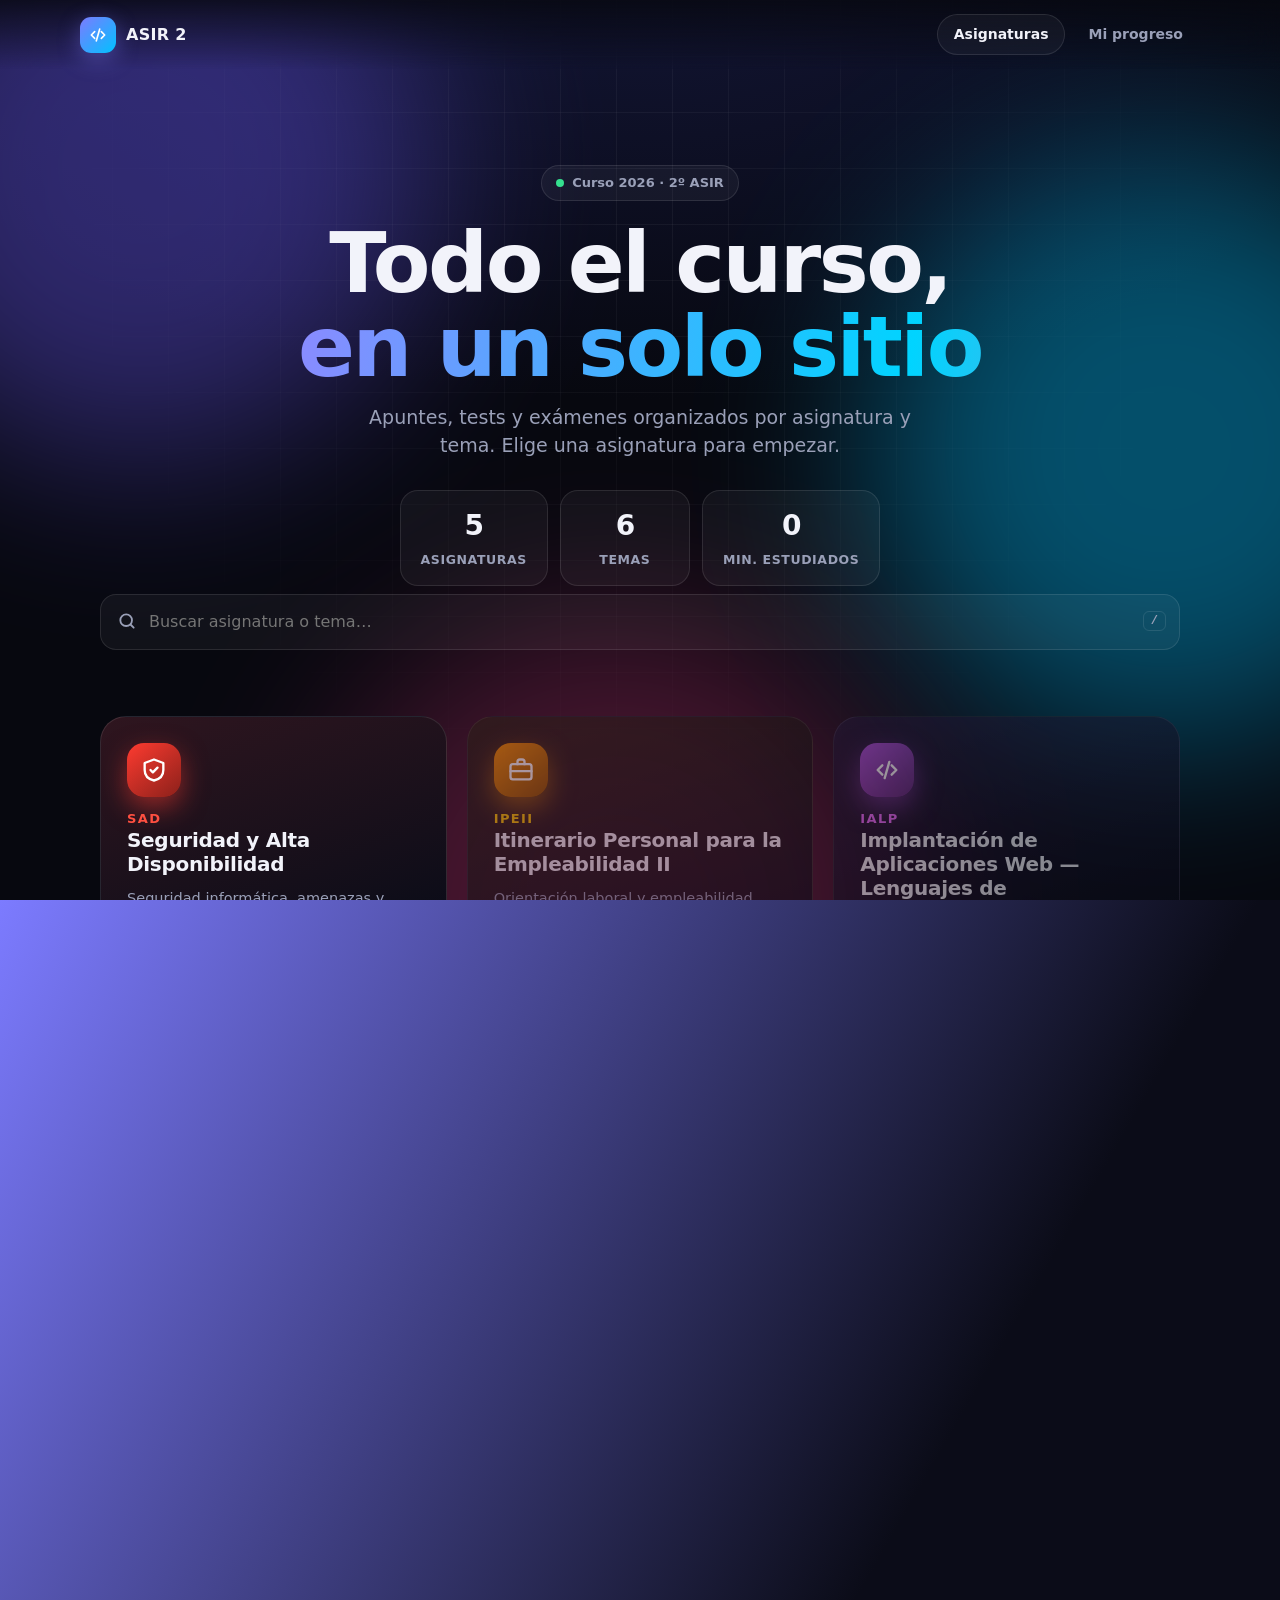
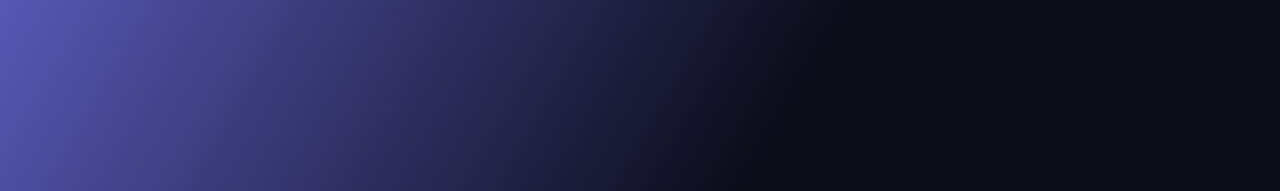
<file: index.html>
<!DOCTYPE html>
<html lang="es">
<head>
<meta charset="UTF-8">
<meta name="viewport" content="width=device-width,initial-scale=1">
<meta name="theme-color" content="#07080f">
<title>ASIR 2 · Apuntes y tests</title>
<meta name="description" content="Apuntes, tests y exámenes de 2º de ASIR organizados por asignatura y tema.">
<link rel="stylesheet" href="assets/portal.css">
<link rel="icon" type="image/svg+xml" href="assets/favicon.svg">
</head>
<body>
<main class="wrap">
  <section class="hero">
    <span class="tag">Curso 2026 · 2º ASIR</span>
    <h1>Todo el curso,<br><span class="grad">en un solo sitio</span></h1>
    <p>Apuntes, tests y exámenes organizados por asignatura y tema. Elige una asignatura para empezar.</p>
    <div class="stats">
      <div class="stat"><b id="s1">0</b><span>Asignaturas</span></div>
      <div class="stat"><b id="s2">0</b><span>Temas</span></div>
      <div class="stat"><b id="s3">0</b><span>Min. estudiados</span></div>
    </div>
    <label class="search">
      <svg viewBox="0 0 24 24" fill="none" stroke="currentColor" stroke-width="2.2" stroke-linecap="round"><circle cx="11" cy="11" r="7"/><path d="M20 20l-3.5-3.5"/></svg>
      <input id="q" type="search" placeholder="Buscar asignatura o tema…" autocomplete="off"><kbd>/</kbd>
    </label>
  </section>
  <section class="cards" id="cards"></section>
</main>
<script src="assets/data.js"></script>
<script src="assets/portal.js"></script>
<script>
(function(){
  var P=Portal;P.chrome('home');P.curtainIn();
  var box=document.getElementById('cards');
  function draw(filter){
    var f=(filter||'').toLowerCase().trim();
    var list=P.subjects.filter(function(s){
      if(!f)return true;
      return (s.name+' '+s.code+' '+s.blurb+' '+s.topics.map(function(tm){return tm.title+' '+tm.items.map(function(t){return t.title+' '+t.type}).join(' ')}).join(' ')).toLowerCase().indexOf(f)>=0;
    });
    box.innerHTML=list.length?list.map(function(s){
      var n=s.topics.length;
      return '<a class="card'+(n?'':' soon')+'" style="--c:'+s.color+'" href="asignatura.html?s='+s.slug+'">'+
        '<div class="ico">'+P.icon(s.icon)+'</div><div><div class="code">'+P.esc(s.code)+'</div><h3>'+P.esc(s.name)+'</h3></div>'+
        '<p>'+P.esc(s.blurb)+'</p><div class="foot"><span class="badge">'+(n?n+(n===1?' tema':' temas'):'Próximamente')+'</span><span class="go">'+P.ARROW.replace('<svg','<svg width="18" height="18"')+'</span></div></a>';
    }).join(''):'<div class="empty">No hay resultados para «'+P.esc(filter)+'»</div>';
    P.animate('.card',70);P.fx('.card',true);
  }
  draw();
  var q=document.getElementById('q');
  q.addEventListener('input',function(){draw(q.value)});
  document.addEventListener('keydown',function(e){if(e.key==='/'&&document.activeElement!==q){e.preventDefault();q.focus()}if(e.key==='Escape'){q.value='';draw();q.blur()}});
  var time=P.rd('asir.time',{}),ms=0;Object.keys(time).forEach(function(k){ms+=time[k].total});
  P.count(document.getElementById('s1'),P.subjects.filter(function(s){return s.topics.length}).length);
  P.count(document.getElementById('s2'),P.subjects.reduce(function(a,s){return a+s.topics.length},0));
  P.count(document.getElementById('s3'),Math.round(ms/60000));
})();
</script>
</body>
</html>
</file>
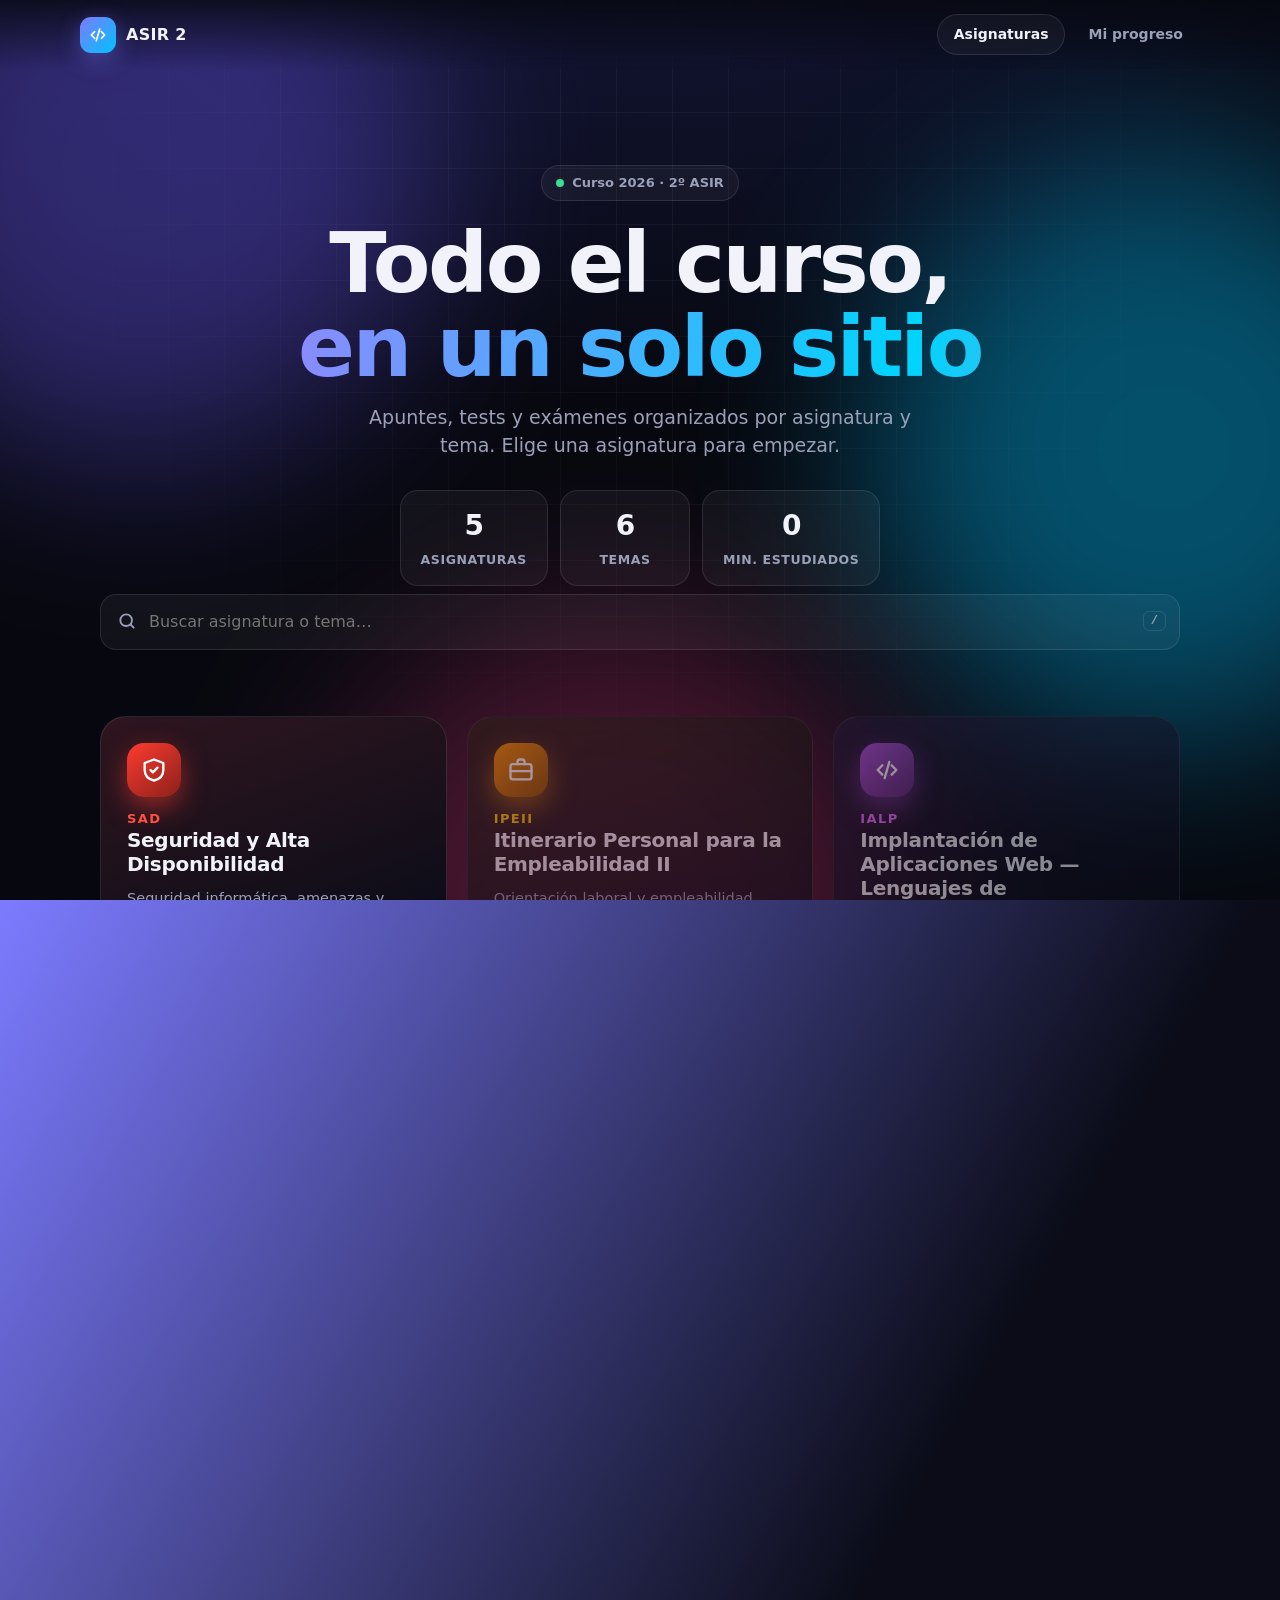
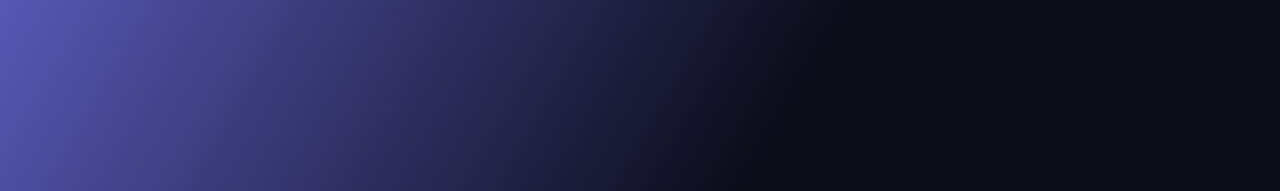
<file: asignatura.html>
<!DOCTYPE html>
<html lang="es">
<head>
<meta charset="UTF-8">
<meta name="viewport" content="width=device-width,initial-scale=1">
<meta name="theme-color" content="#07080f">
<title>Asignatura · ASIR 2</title>
<link rel="stylesheet" href="assets/portal.css">
<link rel="icon" type="image/svg+xml" href="assets/favicon.svg">
</head>
<body>
<main class="wrap" id="main"></main>
<script src="assets/data.js"></script>
<script src="assets/portal.js"></script>
<script>
(function(){
  var P=Portal,slug=new URLSearchParams(location.search).get('s'),s=P.find(slug);
  P.chrome('home');P.curtainIn();
  var main=document.getElementById('main');
  if(!s){location.replace('index.html');return}
  document.title=s.code+' · ASIR 2';
  var time=P.rd('asir.time',{});
  function mins(t){var v=time[s.slug+'/'+t.id];return v?Math.round(v.total/60000):0}
  var EMO={Apuntes:'📘',Test:'📝',Examen:'🎯','Práctica':'🛠️',Herramienta:'🧰'};
  var items=[];s.topics.forEach(function(tm){items=items.concat(tm.items)});
  var total=items.reduce(function(a,t){return a+mins(t)},0);
  main.innerHTML=
    '<div class="crumbs"><a href="index.html">Asignaturas</a><span>›</span><b style="color:var(--text)">'+P.esc(s.code)+'</b></div>'+
    '<section class="sub-hero" style="--c:'+s.color+'"><div class="ico">'+P.icon(s.icon)+'</div><div class="code">'+P.esc(s.code)+'</div>'+
    '<h1>'+P.esc(s.name)+'</h1><p>'+P.esc(s.blurb)+'</p><div class="meta">'+
    (s.teacher?'<span>👤 '+P.esc(s.teacher)+'</span>':'')+'<span>📚 '+s.topics.length+(s.topics.length===1?' tema':' temas')+' · '+items.length+(items.length===1?' material':' materiales')+'</span>'+(total?'<span>⏱ '+total+' min estudiados</span>':'')+'</div></section>'+
    '<div id="temas">'+(s.topics.length?s.topics.map(function(tm){return '<div class="sec-title"><span>'+P.esc(tm.title)+'</span><span>'+tm.items.length+(tm.items.length===1?' material':' materiales')+'</span></div><div class="topics">'+tm.items.map(function(t,i){
      var m=mins(t);
      return '<a class="topic" style="--c:'+s.color+'" href="'+t.file+'"><div class="num">'+(EMO[t.type]||'📄')+'</div><div class="tx"><h3>'+P.esc(t.title)+'</h3><p>'+P.esc(t.desc)+(m?' · ⏱ '+m+' min':'')+'</p></div><span class="tp">'+P.esc(t.type)+'</span>'+P.ARROW.replace('<svg','<svg class="arr"')+'</a>';
    }).join('')+'</div>'}).join(''):'<div class="sec-title"><span>Temas</span></div><div class="empty-box"><b>Próximamente</b>Aún no hay temas publicados en esta asignatura.</div>')+'</div>'+
    '<div class="sec-title"><span>Otras asignaturas</span></div><div class="others">'+
    P.subjects.filter(function(x){return x.slug!==s.slug}).map(function(x){return '<a style="--c:'+x.color+'" href="asignatura.html?s='+x.slug+'"><i></i>'+P.esc(x.code)+'</a>'}).join('')+'</div>';
  P.animate('.topic',90);
})();
</script>
</body>
</html>
</file>
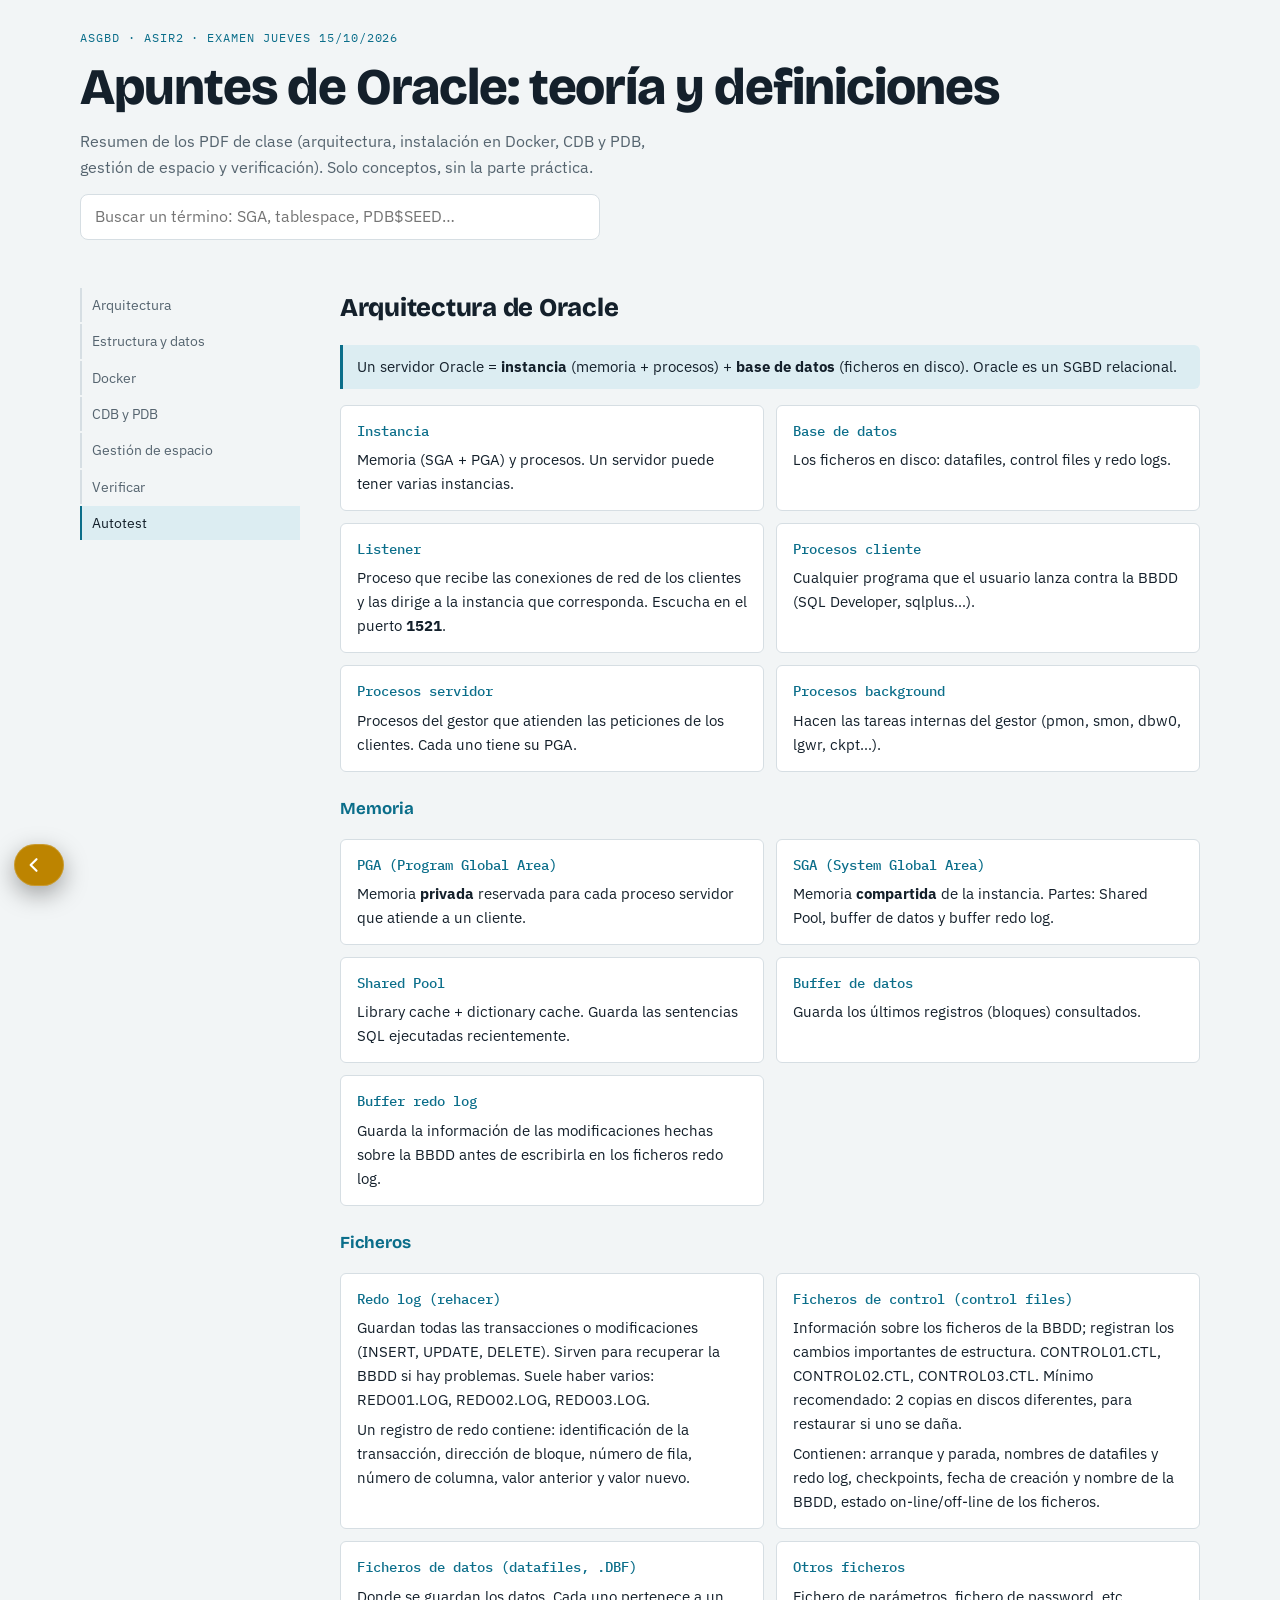
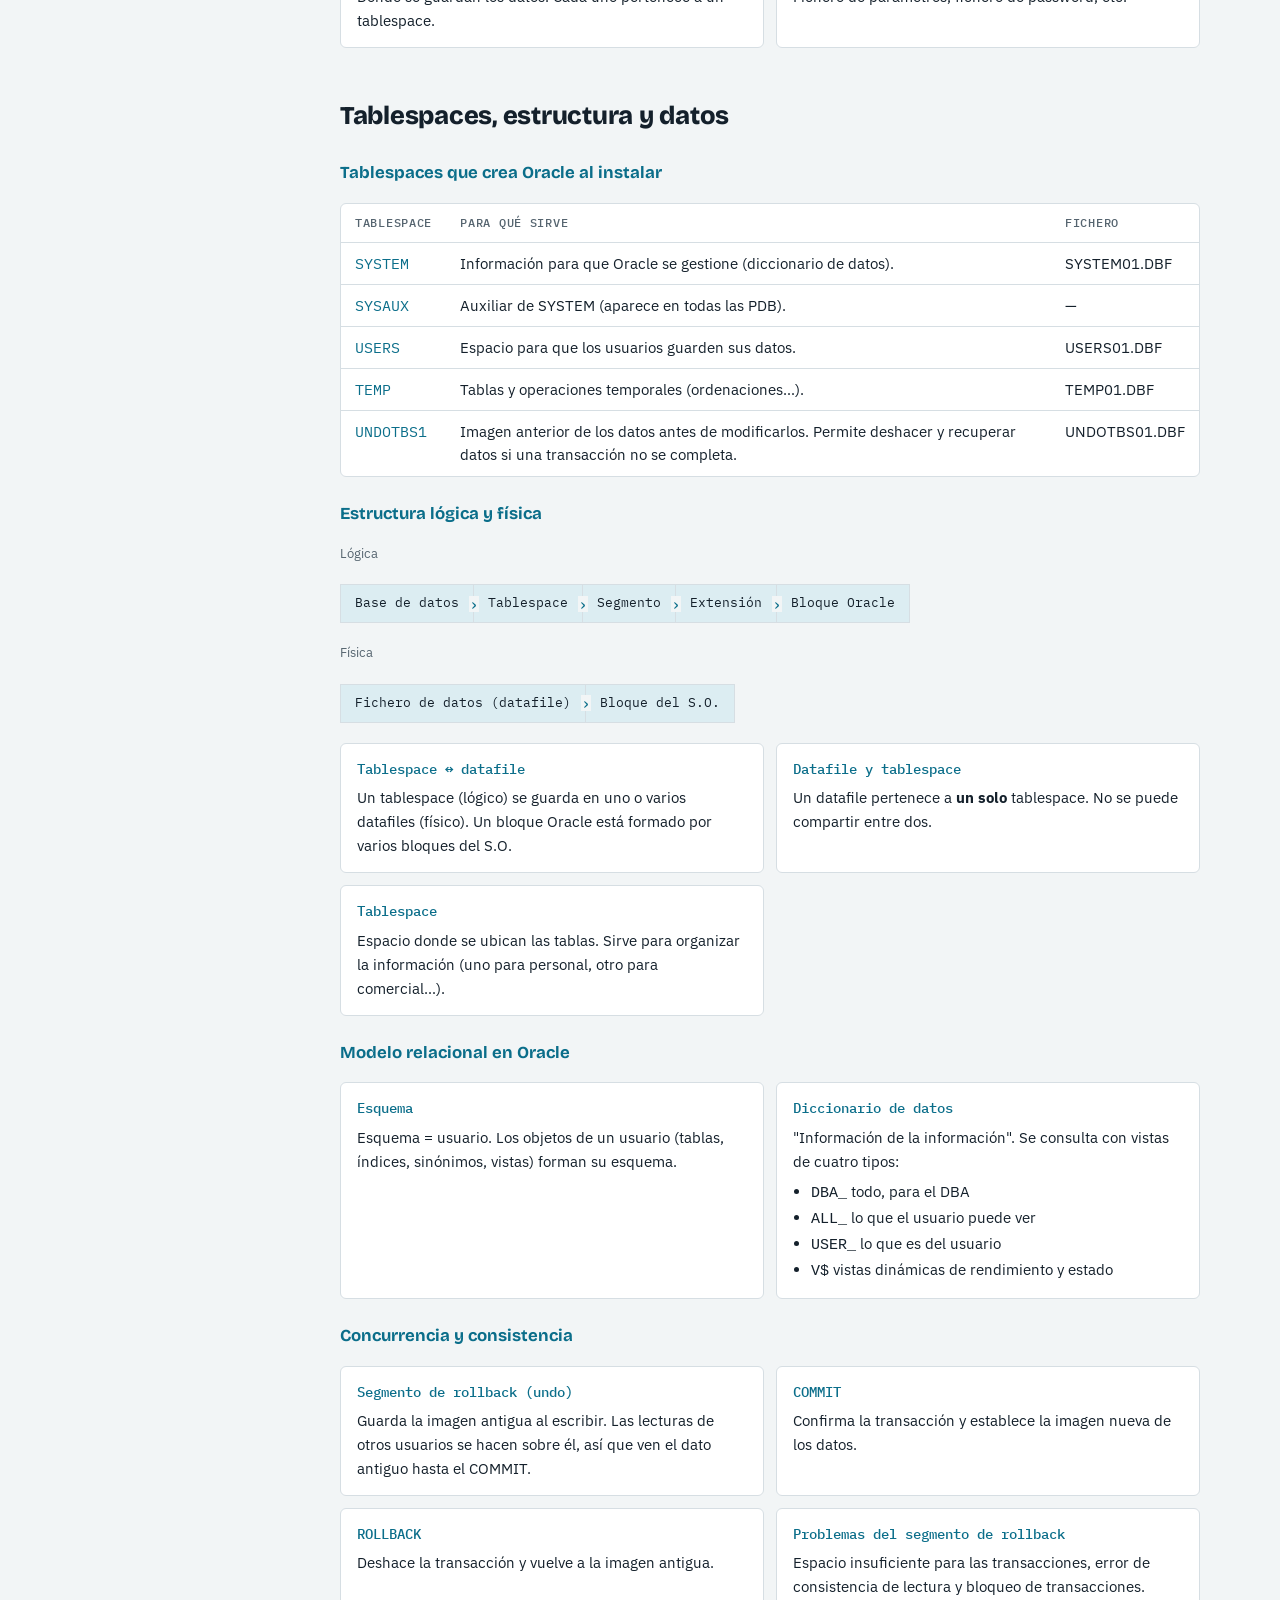
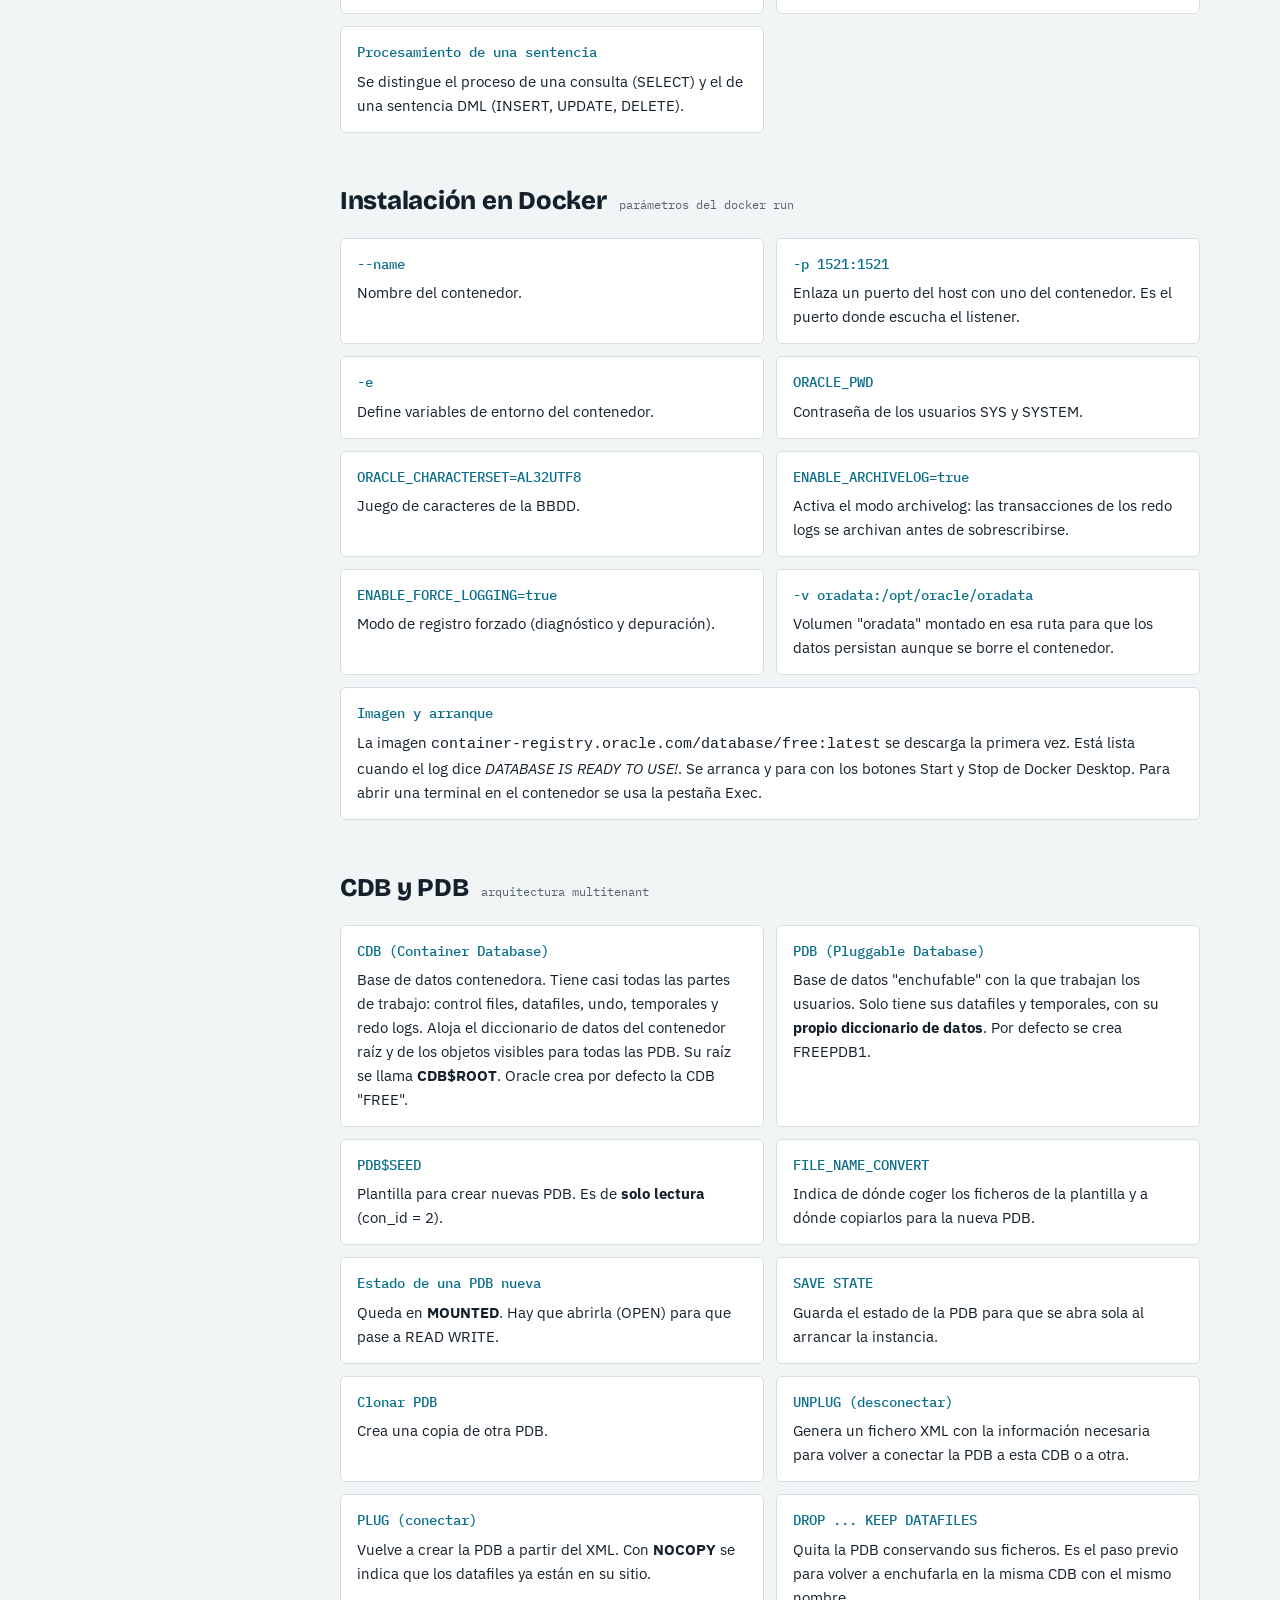
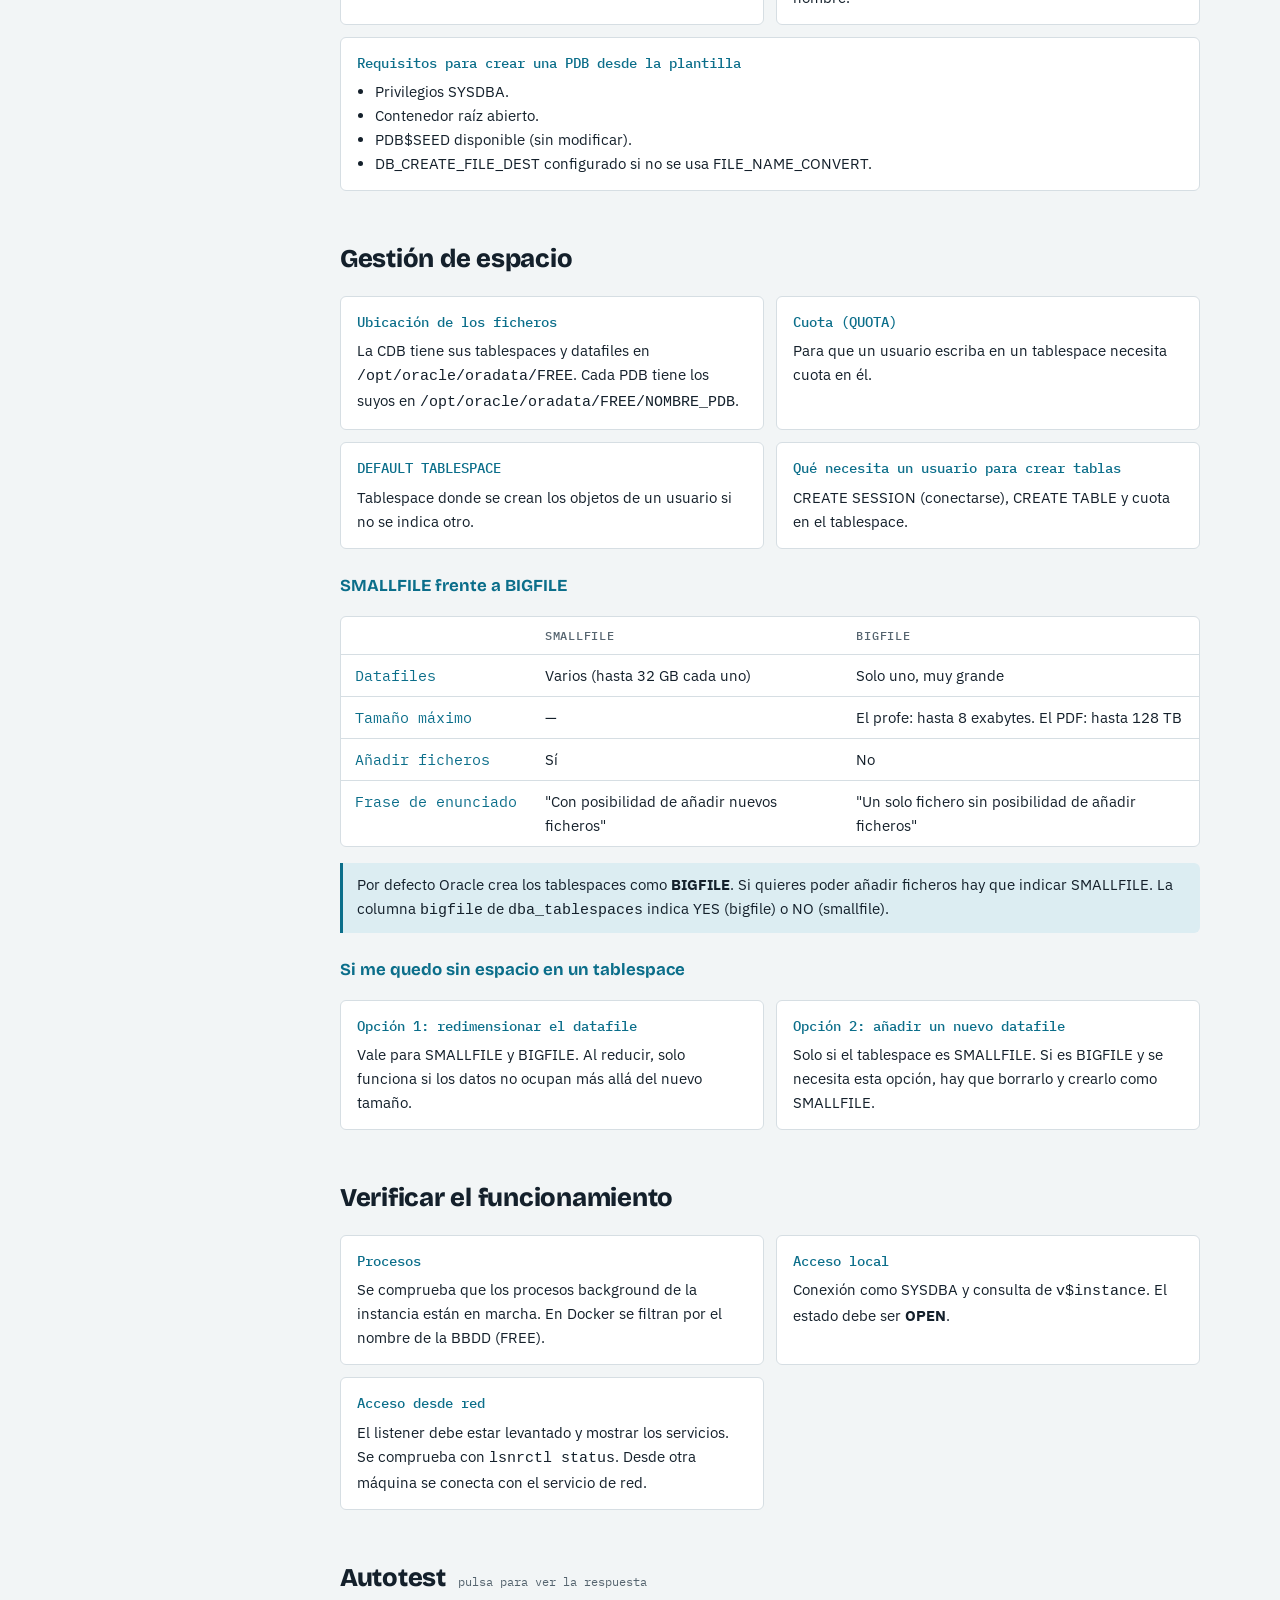
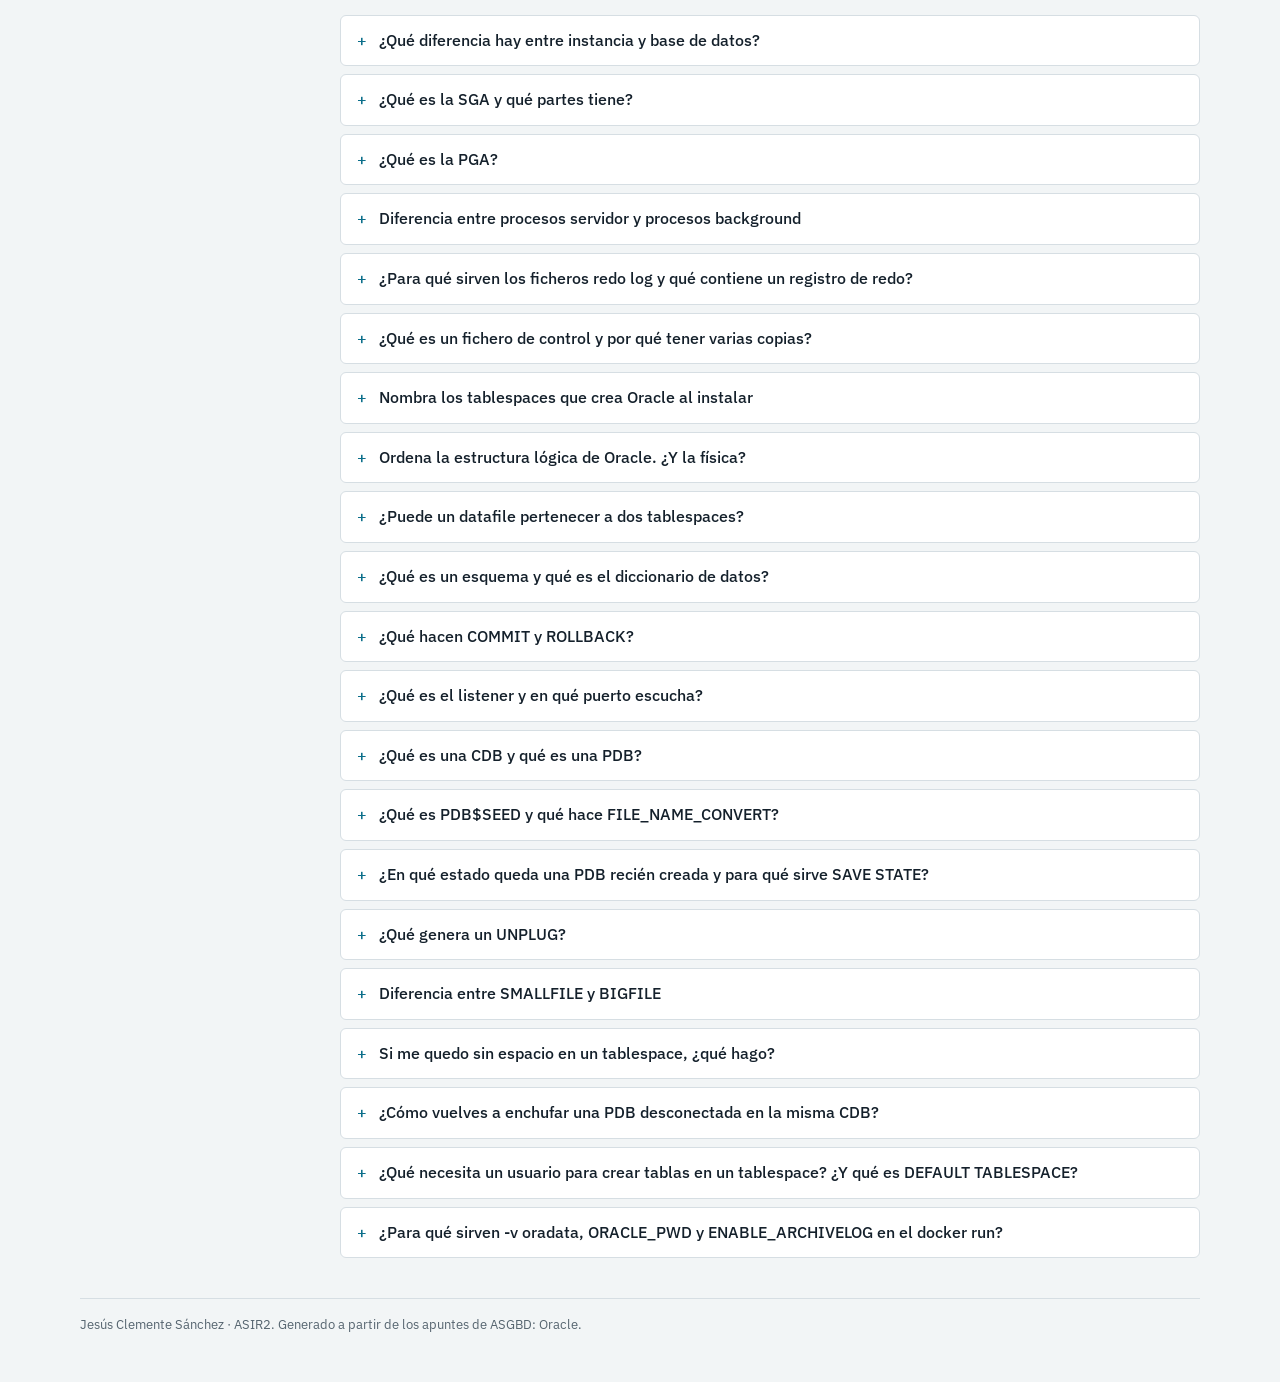
<file: temas/asgbd/apuntes-oracle.html>
<!doctype html><html><head><meta charset=utf8><meta name=viewport content="width=device-width,initial-scale=1,viewport-fit=cover"><style>:root{color-scheme:light;box-sizing:border-box;padding-top:env(safe-area-inset-top,0px);padding-bottom:env(safe-area-inset-bottom,0px)}html{scroll-padding-top:env(safe-area-inset-top,0px)}body{margin:0;padding:0;font:14px -apple-system,BlinkMacSystemFont,sans-serif;background:#fff;color:#000}img{max-width:100%}[hidden]:not([hidden=until-found i]){display:none!important}</style><link rel="icon" type="image/svg+xml" href="../../assets/favicon.svg">
</head><body><script src="../../assets/config.js"></script><script src="../../assets/claude-shim.js"></script>
<title>Apuntes ASGBD Oracle</title>
<meta name="claude:viewport-fit-sides" content="cover">
<link rel="stylesheet" href="https://fonts.googleapis.com/css2?family=Bricolage+Grotesque:opsz,wght@12..96,600;12..96,800&family=IBM+Plex+Sans:wght@400;500;600&family=IBM+Plex+Mono:wght@400;500&display=swap">
<style>
/* Layout: índice lateral fijo en escritorio, chips horizontales en móvil; contenido en tarjetas de definición con buscador. */
:root {
  --bg: #f2f5f6;
  --surface: #ffffff;
  --fg: #14202b;
  --muted: #55646f;
  --line: #d6dee3;
  --accent: #0b6e8a;
  --accent-soft: #dcedf2;
  --mark: #fde9a8;
  --font-display: "Bricolage Grotesque", "Segoe UI", system-ui, sans-serif;
  --font-body: "IBM Plex Sans", system-ui, -apple-system, "Segoe UI", sans-serif;
  --font-mono: "IBM Plex Mono", ui-monospace, "SFMono-Regular", Menlo, monospace;
}
@media (prefers-color-scheme: dark) {
  :root:not([data-theme="light"]) {
    --bg: #0f1a22; --surface: #162430; --fg: #e4ecf0; --muted: #93a6b1;
    --line: #2a3d4b; --accent: #5cc3df; --accent-soft: #17384a; --mark: #5b4a12;
    color-scheme: dark;
  }
}
:root[data-theme="dark"] {
  --bg: #0f1a22; --surface: #162430; --fg: #e4ecf0; --muted: #93a6b1;
  --line: #2a3d4b; --accent: #5cc3df; --accent-soft: #17384a; --mark: #5b4a12;
  color-scheme: dark;
}
* { box-sizing: border-box; }
html { scroll-behavior: smooth; }
body {
  background: var(--bg); color: var(--fg);
  font-family: var(--font-body); font-size: 16px; line-height: 1.6;
  padding-block: 0;
  padding-left: max(16px, env(safe-area-inset-left, 0px));
  padding-right: max(16px, env(safe-area-inset-right, 0px));
}
.wrap { max-width: 1120px; margin: 0 auto; display: grid; grid-template-columns: 220px minmax(0, 1fr); gap: 40px; padding-block: 28px 64px; }
header.top { grid-column: 1 / -1; display: flex; flex-direction: column; gap: 14px; padding-bottom: 8px; }
.kicker { font-family: var(--font-mono); font-size: 12px; letter-spacing: .08em; text-transform: uppercase; color: var(--accent); }
h1 { font-family: var(--font-display); font-weight: 800; font-size: clamp(2rem, 5vw, 3.2rem); line-height: 1.05; margin: 0; text-wrap: balance; letter-spacing: -.02em; }
.sub { color: var(--muted); max-width: 62ch; margin: 0; }
.search { display: flex; gap: 10px; align-items: center; background: var(--surface); border: 1px solid var(--line); border-radius: 8px; padding: 8px 12px; max-width: 520px; }
.search:focus-within { outline: 2px solid var(--accent); outline-offset: 1px; }
.search input { flex: 1; min-width: 0; border: 0; background: transparent; color: var(--fg); font: inherit; outline: none; }
.search span { font-family: var(--font-mono); font-size: 12px; color: var(--muted); white-space: nowrap; }
nav.toc { position: sticky; top: 16px; align-self: start; display: flex; flex-direction: column; gap: 2px; font-size: 14px; }
nav.toc a { color: var(--muted); text-decoration: none; padding: 6px 10px; border-left: 2px solid var(--line); }
nav.toc a:hover, nav.toc a.on { color: var(--fg); border-left-color: var(--accent); background: var(--accent-soft); }
main { min-width: 0; display: flex; flex-direction: column; gap: 48px; }
section { display: flex; flex-direction: column; gap: 16px; scroll-margin-top: 16px; }
section > h2 { font-family: var(--font-display); font-weight: 800; font-size: 1.6rem; margin: 0; letter-spacing: -.01em; text-wrap: balance; display: flex; align-items: baseline; gap: 12px; flex-wrap: wrap; }
section > h2 small { font-family: var(--font-mono); font-weight: 400; font-size: 12px; color: var(--muted); letter-spacing: 0; }
h3 { font-family: var(--font-display); font-size: 1.05rem; margin: 8px 0 0; color: var(--accent); text-transform: none; }
.grid { display: grid; grid-template-columns: repeat(auto-fill, minmax(min(100%, 300px), 1fr)); gap: 12px; }
.def { background: var(--surface); border: 1px solid var(--line); border-radius: 6px; padding: 14px 16px; min-width: 0; }
.def dt, .def .term { font-family: var(--font-mono); font-weight: 500; font-size: 14px; color: var(--accent); margin: 0 0 4px; overflow-wrap: anywhere; }
.def p { margin: 0; font-size: 15px; }
.def p + p { margin-top: 6px; }
.def ul { margin: 6px 0 0; padding-left: 18px; font-size: 15px; }
.def.wide { grid-column: 1 / -1; }
mark { background: var(--mark); color: inherit; border-radius: 2px; }
.note { border-left: 3px solid var(--accent); background: var(--accent-soft); padding: 10px 14px; border-radius: 0 6px 6px 0; font-size: 15px; margin: 0; }
.chain { display: flex; flex-wrap: wrap; align-items: stretch; gap: 0; margin: 4px 0; }
.chain > div { background: var(--accent-soft); border: 1px solid var(--line); padding: 8px 14px; font-family: var(--font-mono); font-size: 13px; position: relative; }
.chain > div + div { margin-left: -1px; }
.chain > div::after { content: "›"; position: absolute; right: -6px; top: 50%; transform: translateY(-50%); color: var(--accent); background: var(--bg); line-height: 1; font-size: 16px; z-index: 1; }
.chain > div:last-child::after { content: none; }
.chain-label { font-size: 13px; color: var(--muted); margin: 0; }
.tbl { overflow-x: auto; border: 1px solid var(--line); border-radius: 6px; background: var(--surface); }
table { border-collapse: collapse; width: 100%; min-width: 520px; font-size: 14.5px; }
th, td { text-align: left; padding: 9px 14px; border-bottom: 1px solid var(--line); vertical-align: top; }
th { font-family: var(--font-mono); font-size: 12px; text-transform: uppercase; letter-spacing: .06em; color: var(--muted); font-weight: 500; }
tr:last-child td { border-bottom: 0; }
td:first-child { font-family: var(--font-mono); color: var(--accent); white-space: nowrap; }
.qa { display: flex; flex-direction: column; gap: 8px; }
details { background: var(--surface); border: 1px solid var(--line); border-radius: 6px; }
details summary { cursor: pointer; padding: 12px 16px; font-weight: 500; list-style: none; display: flex; gap: 10px; align-items: baseline; }
details summary::-webkit-details-marker { display: none; }
details summary::before { content: "+"; font-family: var(--font-mono); color: var(--accent); width: 12px; flex: none; }
details[open] summary::before { content: "–"; }
details summary:focus-visible { outline: 2px solid var(--accent); outline-offset: -2px; border-radius: 6px; }
details > div { padding: 0 16px 14px 38px; font-size: 15px; color: var(--fg); }
.hidden-by-search { display: none !important; }
.empty { color: var(--muted); font-style: italic; }
footer { grid-column: 1 / -1; color: var(--muted); font-size: 13px; border-top: 1px solid var(--line); padding-top: 16px; }
@media (max-width: 820px) {
  .wrap { grid-template-columns: minmax(0, 1fr); gap: 20px; }
  nav.toc { position: sticky; top: env(safe-area-inset-top, 0px); z-index: 5; flex-direction: row; overflow-x: auto; background: var(--bg); padding-block: 8px; gap: 6px; margin-inline: -4px; }
  nav.toc a { border-left: 0; border: 1px solid var(--line); border-radius: 999px; white-space: nowrap; padding: 5px 12px; }
}
@media (prefers-reduced-motion: reduce) { html { scroll-behavior: auto; } }
</style>

<div class="wrap">
  <header class="top">
    <div class="kicker">ASGBD · ASIR2 · examen jueves 15/10/2026</div>
    <h1>Apuntes de Oracle: teoría y definiciones</h1>
    <p class="sub">Resumen de los PDF de clase (arquitectura, instalación en Docker, CDB y PDB, gestión de espacio y verificación). Solo conceptos, sin la parte práctica.</p>
    <label class="search" for="q">
      <input id="q" type="search" placeholder="Buscar un término: SGA, tablespace, PDB$SEED…" autocomplete="off">
      <span id="count"></span>
    </label>
  </header>

  <nav class="toc" aria-label="Secciones">
    <a href="#arquitectura">Arquitectura</a>
    <a href="#espacio-logico">Estructura y datos</a>
    <a href="#docker">Docker</a>
    <a href="#cdb-pdb">CDB y PDB</a>
    <a href="#gestion-espacio">Gestión de espacio</a>
    <a href="#verificar">Verificar</a>
    <a href="#autotest">Autotest</a>
  </nav>

  <main id="main">

    <section id="arquitectura">
      <h2>Arquitectura de Oracle</h2>
      <p class="note">Un servidor Oracle = <strong>instancia</strong> (memoria + procesos) + <strong>base de datos</strong> (ficheros en disco). Oracle es un SGBD relacional.</p>
      <div class="grid">
        <article class="def" data-s><p class="term">Instancia</p><p>Memoria (SGA + PGA) y procesos. Un servidor puede tener varias instancias.</p></article>
        <article class="def" data-s><p class="term">Base de datos</p><p>Los ficheros en disco: datafiles, control files y redo logs.</p></article>
        <article class="def" data-s><p class="term">Listener</p><p>Proceso que recibe las conexiones de red de los clientes y las dirige a la instancia que corresponda. Escucha en el puerto <strong>1521</strong>.</p></article>
        <article class="def" data-s><p class="term">Procesos cliente</p><p>Cualquier programa que el usuario lanza contra la BBDD (SQL Developer, sqlplus…).</p></article>
        <article class="def" data-s><p class="term">Procesos servidor</p><p>Procesos del gestor que atienden las peticiones de los clientes. Cada uno tiene su PGA.</p></article>
        <article class="def" data-s><p class="term">Procesos background</p><p>Hacen las tareas internas del gestor (pmon, smon, dbw0, lgwr, ckpt…).</p></article>
      </div>

      <h3>Memoria</h3>
      <div class="grid">
        <article class="def" data-s><p class="term">PGA (Program Global Area)</p><p>Memoria <strong>privada</strong> reservada para cada proceso servidor que atiende a un cliente.</p></article>
        <article class="def" data-s><p class="term">SGA (System Global Area)</p><p>Memoria <strong>compartida</strong> de la instancia. Partes: Shared Pool, buffer de datos y buffer redo log.</p></article>
        <article class="def" data-s><p class="term">Shared Pool</p><p>Library cache + dictionary cache. Guarda las sentencias SQL ejecutadas recientemente.</p></article>
        <article class="def" data-s><p class="term">Buffer de datos</p><p>Guarda los últimos registros (bloques) consultados.</p></article>
        <article class="def" data-s><p class="term">Buffer redo log</p><p>Guarda la información de las modificaciones hechas sobre la BBDD antes de escribirla en los ficheros redo log.</p></article>
      </div>

      <h3>Ficheros</h3>
      <div class="grid">
        <article class="def" data-s>
          <p class="term">Redo log (rehacer)</p>
          <p>Guardan todas las transacciones o modificaciones (INSERT, UPDATE, DELETE). Sirven para recuperar la BBDD si hay problemas. Suele haber varios: REDO01.LOG, REDO02.LOG, REDO03.LOG.</p>
          <p>Un registro de redo contiene: identificación de la transacción, dirección de bloque, número de fila, número de columna, valor anterior y valor nuevo.</p>
        </article>
        <article class="def" data-s>
          <p class="term">Ficheros de control (control files)</p>
          <p>Información sobre los ficheros de la BBDD; registran los cambios importantes de estructura. CONTROL01.CTL, CONTROL02.CTL, CONTROL03.CTL. Mínimo recomendado: 2 copias en discos diferentes, para restaurar si uno se daña.</p>
          <p>Contienen: arranque y parada, nombres de datafiles y redo log, checkpoints, fecha de creación y nombre de la BBDD, estado on-line/off-line de los ficheros.</p>
        </article>
        <article class="def" data-s><p class="term">Ficheros de datos (datafiles, .DBF)</p><p>Donde se guardan los datos. Cada uno pertenece a un tablespace.</p></article>
        <article class="def" data-s><p class="term">Otros ficheros</p><p>Fichero de parámetros, fichero de password, etc.</p></article>
      </div>
    </section>

    <section id="espacio-logico">
      <h2>Tablespaces, estructura y datos</h2>

      <h3>Tablespaces que crea Oracle al instalar</h3>
      <div class="tbl"><table>
        <thead><tr><th>Tablespace</th><th>Para qué sirve</th><th>Fichero</th></tr></thead>
        <tbody>
          <tr data-s><td>SYSTEM</td><td>Información para que Oracle se gestione (diccionario de datos).</td><td>SYSTEM01.DBF</td></tr>
          <tr data-s><td>SYSAUX</td><td>Auxiliar de SYSTEM (aparece en todas las PDB).</td><td>—</td></tr>
          <tr data-s><td>USERS</td><td>Espacio para que los usuarios guarden sus datos.</td><td>USERS01.DBF</td></tr>
          <tr data-s><td>TEMP</td><td>Tablas y operaciones temporales (ordenaciones…).</td><td>TEMP01.DBF</td></tr>
          <tr data-s><td>UNDOTBS1</td><td>Imagen anterior de los datos antes de modificarlos. Permite deshacer y recuperar datos si una transacción no se completa.</td><td>UNDOTBS01.DBF</td></tr>
        </tbody>
      </table></div>

      <h3>Estructura lógica y física</h3>
      <p class="chain-label">Lógica</p>
      <div class="chain" data-s>
        <div>Base de datos</div><div>Tablespace</div><div>Segmento</div><div>Extensión</div><div>Bloque Oracle</div>
      </div>
      <p class="chain-label">Física</p>
      <div class="chain" data-s>
        <div>Fichero de datos (datafile)</div><div>Bloque del S.O.</div>
      </div>
      <div class="grid">
        <article class="def" data-s><p class="term">Tablespace ↔ datafile</p><p>Un tablespace (lógico) se guarda en uno o varios datafiles (físico). Un bloque Oracle está formado por varios bloques del S.O.</p></article>
        <article class="def" data-s><p class="term">Datafile y tablespace</p><p>Un datafile pertenece a <strong>un solo</strong> tablespace. No se puede compartir entre dos.</p></article>
        <article class="def" data-s><p class="term">Tablespace</p><p>Espacio donde se ubican las tablas. Sirve para organizar la información (uno para personal, otro para comercial…).</p></article>
      </div>

      <h3>Modelo relacional en Oracle</h3>
      <div class="grid">
        <article class="def" data-s><p class="term">Esquema</p><p>Esquema = usuario. Los objetos de un usuario (tablas, índices, sinónimos, vistas) forman su esquema.</p></article>
        <article class="def" data-s><p class="term">Diccionario de datos</p><p>"Información de la información". Se consulta con vistas de cuatro tipos:</p>
          <ul><li><code>DBA_</code> todo, para el DBA</li><li><code>ALL_</code> lo que el usuario puede ver</li><li><code>USER_</code> lo que es del usuario</li><li><code>V$</code> vistas dinámicas de rendimiento y estado</li></ul></article>
      </div>

      <h3>Concurrencia y consistencia</h3>
      <div class="grid">
        <article class="def" data-s><p class="term">Segmento de rollback (undo)</p><p>Guarda la imagen antigua al escribir. Las lecturas de otros usuarios se hacen sobre él, así que ven el dato antiguo hasta el COMMIT.</p></article>
        <article class="def" data-s><p class="term">COMMIT</p><p>Confirma la transacción y establece la imagen nueva de los datos.</p></article>
        <article class="def" data-s><p class="term">ROLLBACK</p><p>Deshace la transacción y vuelve a la imagen antigua.</p></article>
        <article class="def" data-s><p class="term">Problemas del segmento de rollback</p><p>Espacio insuficiente para las transacciones, error de consistencia de lectura y bloqueo de transacciones.</p></article>
        <article class="def" data-s><p class="term">Procesamiento de una sentencia</p><p>Se distingue el proceso de una consulta (SELECT) y el de una sentencia DML (INSERT, UPDATE, DELETE).</p></article>
      </div>
    </section>

    <section id="docker">
      <h2>Instalación en Docker <small>parámetros del docker run</small></h2>
      <div class="grid">
        <article class="def" data-s><p class="term">--name</p><p>Nombre del contenedor.</p></article>
        <article class="def" data-s><p class="term">-p 1521:1521</p><p>Enlaza un puerto del host con uno del contenedor. Es el puerto donde escucha el listener.</p></article>
        <article class="def" data-s><p class="term">-e</p><p>Define variables de entorno del contenedor.</p></article>
        <article class="def" data-s><p class="term">ORACLE_PWD</p><p>Contraseña de los usuarios SYS y SYSTEM.</p></article>
        <article class="def" data-s><p class="term">ORACLE_CHARACTERSET=AL32UTF8</p><p>Juego de caracteres de la BBDD.</p></article>
        <article class="def" data-s><p class="term">ENABLE_ARCHIVELOG=true</p><p>Activa el modo archivelog: las transacciones de los redo logs se archivan antes de sobrescribirse.</p></article>
        <article class="def" data-s><p class="term">ENABLE_FORCE_LOGGING=true</p><p>Modo de registro forzado (diagnóstico y depuración).</p></article>
        <article class="def" data-s><p class="term">-v oradata:/opt/oracle/oradata</p><p>Volumen "oradata" montado en esa ruta para que los datos persistan aunque se borre el contenedor.</p></article>
        <article class="def wide" data-s><p class="term">Imagen y arranque</p><p>La imagen <code>container-registry.oracle.com/database/free:latest</code> se descarga la primera vez. Está lista cuando el log dice <em>DATABASE IS READY TO USE!</em>. Se arranca y para con los botones Start y Stop de Docker Desktop. Para abrir una terminal en el contenedor se usa la pestaña Exec.</p></article>
      </div>
    </section>

    <section id="cdb-pdb">
      <h2>CDB y PDB <small>arquitectura multitenant</small></h2>
      <div class="grid">
        <article class="def" data-s><p class="term">CDB (Container Database)</p><p>Base de datos contenedora. Tiene casi todas las partes de trabajo: control files, datafiles, undo, temporales y redo logs. Aloja el diccionario de datos del contenedor raíz y de los objetos visibles para todas las PDB. Su raíz se llama <strong>CDB$ROOT</strong>. Oracle crea por defecto la CDB "FREE".</p></article>
        <article class="def" data-s><p class="term">PDB (Pluggable Database)</p><p>Base de datos "enchufable" con la que trabajan los usuarios. Solo tiene sus datafiles y temporales, con su <strong>propio diccionario de datos</strong>. Por defecto se crea FREEPDB1.</p></article>
        <article class="def" data-s><p class="term">PDB$SEED</p><p>Plantilla para crear nuevas PDB. Es de <strong>solo lectura</strong> (con_id = 2).</p></article>
        <article class="def" data-s><p class="term">FILE_NAME_CONVERT</p><p>Indica de dónde coger los ficheros de la plantilla y a dónde copiarlos para la nueva PDB.</p></article>
        <article class="def" data-s><p class="term">Estado de una PDB nueva</p><p>Queda en <strong>MOUNTED</strong>. Hay que abrirla (OPEN) para que pase a READ WRITE.</p></article>
        <article class="def" data-s><p class="term">SAVE STATE</p><p>Guarda el estado de la PDB para que se abra sola al arrancar la instancia.</p></article>
        <article class="def" data-s><p class="term">Clonar PDB</p><p>Crea una copia de otra PDB.</p></article>
        <article class="def" data-s><p class="term">UNPLUG (desconectar)</p><p>Genera un fichero XML con la información necesaria para volver a conectar la PDB a esta CDB o a otra.</p></article>
        <article class="def" data-s><p class="term">PLUG (conectar)</p><p>Vuelve a crear la PDB a partir del XML. Con <strong>NOCOPY</strong> se indica que los datafiles ya están en su sitio.</p></article>
        <article class="def" data-s><p class="term">DROP ... KEEP DATAFILES</p><p>Quita la PDB conservando sus ficheros. Es el paso previo para volver a enchufarla en la misma CDB con el mismo nombre.</p></article>
        <article class="def wide" data-s>
          <p class="term">Requisitos para crear una PDB desde la plantilla</p>
          <ul>
            <li>Privilegios SYSDBA.</li>
            <li>Contenedor raíz abierto.</li>
            <li>PDB$SEED disponible (sin modificar).</li>
            <li>DB_CREATE_FILE_DEST configurado si no se usa FILE_NAME_CONVERT.</li>
          </ul>
        </article>
      </div>
    </section>

    <section id="gestion-espacio">
      <h2>Gestión de espacio</h2>
      <div class="grid">
        <article class="def" data-s><p class="term">Ubicación de los ficheros</p><p>La CDB tiene sus tablespaces y datafiles en <code>/opt/oracle/oradata/FREE</code>. Cada PDB tiene los suyos en <code>/opt/oracle/oradata/FREE/NOMBRE_PDB</code>.</p></article>
        <article class="def" data-s><p class="term">Cuota (QUOTA)</p><p>Para que un usuario escriba en un tablespace necesita cuota en él.</p></article>
        <article class="def" data-s><p class="term">DEFAULT TABLESPACE</p><p>Tablespace donde se crean los objetos de un usuario si no se indica otro.</p></article>
        <article class="def" data-s><p class="term">Qué necesita un usuario para crear tablas</p><p>CREATE SESSION (conectarse), CREATE TABLE y cuota en el tablespace.</p></article>
      </div>

      <h3>SMALLFILE frente a BIGFILE</h3>
      <div class="tbl"><table>
        <thead><tr><th></th><th>SMALLFILE</th><th>BIGFILE</th></tr></thead>
        <tbody>
          <tr data-s><td>Datafiles</td><td>Varios (hasta 32 GB cada uno)</td><td>Solo uno, muy grande</td></tr>
          <tr data-s><td>Tamaño máximo</td><td>—</td><td>El profe: hasta 8 exabytes. El PDF: hasta 128 TB</td></tr>
          <tr data-s><td>Añadir ficheros</td><td>Sí</td><td>No</td></tr>
          <tr data-s><td>Frase de enunciado</td><td>"Con posibilidad de añadir nuevos ficheros"</td><td>"Un solo fichero sin posibilidad de añadir ficheros"</td></tr>
        </tbody>
      </table></div>
      <p class="note">Por defecto Oracle crea los tablespaces como <strong>BIGFILE</strong>. Si quieres poder añadir ficheros hay que indicar SMALLFILE. La columna <code>bigfile</code> de <code>dba_tablespaces</code> indica YES (bigfile) o NO (smallfile).</p>

      <h3>Si me quedo sin espacio en un tablespace</h3>
      <div class="grid">
        <article class="def" data-s><p class="term">Opción 1: redimensionar el datafile</p><p>Vale para SMALLFILE y BIGFILE. Al reducir, solo funciona si los datos no ocupan más allá del nuevo tamaño.</p></article>
        <article class="def" data-s><p class="term">Opción 2: añadir un nuevo datafile</p><p>Solo si el tablespace es SMALLFILE. Si es BIGFILE y se necesita esta opción, hay que borrarlo y crearlo como SMALLFILE.</p></article>
      </div>
    </section>

    <section id="verificar">
      <h2>Verificar el funcionamiento</h2>
      <div class="grid">
        <article class="def" data-s><p class="term">Procesos</p><p>Se comprueba que los procesos background de la instancia están en marcha. En Docker se filtran por el nombre de la BBDD (FREE).</p></article>
        <article class="def" data-s><p class="term">Acceso local</p><p>Conexión como SYSDBA y consulta de <code>v$instance</code>. El estado debe ser <strong>OPEN</strong>.</p></article>
        <article class="def" data-s><p class="term">Acceso desde red</p><p>El listener debe estar levantado y mostrar los servicios. Se comprueba con <code>lsnrctl status</code>. Desde otra máquina se conecta con el servicio de red.</p></article>
      </div>
    </section>

    <section id="autotest">
      <h2>Autotest <small>pulsa para ver la respuesta</small></h2>
      <div class="qa" id="qa">
        <details data-s><summary>¿Qué diferencia hay entre instancia y base de datos?</summary><div>La instancia es la memoria (SGA + PGA) y los procesos. La base de datos son los ficheros en disco: datafiles, control files y redo logs.</div></details>
        <details data-s><summary>¿Qué es la SGA y qué partes tiene?</summary><div>La memoria compartida de la instancia: Shared Pool (library cache + dictionary cache), buffer de datos y buffer redo log.</div></details>
        <details data-s><summary>¿Qué es la PGA?</summary><div>Memoria privada reservada para cada proceso servidor que atiende a un cliente.</div></details>
        <details data-s><summary>Diferencia entre procesos servidor y procesos background</summary><div>Los servidor atienden las peticiones de los clientes. Los background hacen las tareas internas del gestor.</div></details>
        <details data-s><summary>¿Para qué sirven los ficheros redo log y qué contiene un registro de redo?</summary><div>Guardan todas las modificaciones (INSERT, UPDATE, DELETE) para recuperar la BBDD si hay problemas. Un registro contiene identificación de la transacción, dirección de bloque, nº de fila, nº de columna, valor anterior y valor nuevo.</div></details>
        <details data-s><summary>¿Qué es un fichero de control y por qué tener varias copias?</summary><div>Guarda la estructura de la BBDD (nombres de ficheros, checkpoints, arranque y parada, fecha y nombre). Se tienen mínimo 2 copias en discos distintos para restaurar si uno se daña.</div></details>
        <details data-s><summary>Nombra los tablespaces que crea Oracle al instalar</summary><div>SYSTEM (diccionario de datos), SYSAUX (auxiliar), USERS (datos de usuarios), TEMP (temporales) y UNDOTBS1 (deshacer).</div></details>
        <details data-s><summary>Ordena la estructura lógica de Oracle. ¿Y la física?</summary><div>Lógica: base de datos &gt; tablespace &gt; segmento &gt; extensión &gt; bloque Oracle. Física: ficheros de datos formados por bloques del sistema operativo.</div></details>
        <details data-s><summary>¿Puede un datafile pertenecer a dos tablespaces?</summary><div>No. Un tablespace tiene uno o varios datafiles, pero cada datafile es de un único tablespace.</div></details>
        <details data-s><summary>¿Qué es un esquema y qué es el diccionario de datos?</summary><div>Esquema: conjunto de objetos de un usuario (esquema = usuario). Diccionario: información sobre la propia BBDD, con vistas DBA_, ALL_, USER_ y V$.</div></details>
        <details data-s><summary>¿Qué hacen COMMIT y ROLLBACK?</summary><div>COMMIT confirma y establece la imagen nueva de los datos. ROLLBACK deshace y vuelve a la imagen antigua.</div></details>
        <details data-s><summary>¿Qué es el listener y en qué puerto escucha?</summary><div>El proceso que recibe las conexiones por red de los clientes y las pasa a la instancia. Puerto 1521.</div></details>
        <details data-s><summary>¿Qué es una CDB y qué es una PDB?</summary><div>La CDB es la base de datos contenedora (CDB$ROOT; en Docker, FREE) con control files, redo y undo. La PDB es una base de datos enchufable con sus propios datafiles, temporales y diccionario; es con la que trabajan los usuarios (por defecto FREEPDB1).</div></details>
        <details data-s><summary>¿Qué es PDB$SEED y qué hace FILE_NAME_CONVERT?</summary><div>PDB$SEED es la plantilla de solo lectura para crear nuevas PDB (con_id = 2). FILE_NAME_CONVERT indica de qué carpeta coger los ficheros de la plantilla y a cuál copiarlos.</div></details>
        <details data-s><summary>¿En qué estado queda una PDB recién creada y para qué sirve SAVE STATE?</summary><div>Queda en MOUNTED y hay que abrirla (OPEN) para pasarla a READ WRITE. SAVE STATE guarda el estado para que se abra sola al arrancar la instancia.</div></details>
        <details data-s><summary>¿Qué genera un UNPLUG?</summary><div>Un fichero XML con la información necesaria para volver a conectar la PDB a esta CDB o a otra.</div></details>
        <details data-s><summary>Diferencia entre SMALLFILE y BIGFILE</summary><div>SMALLFILE admite varios datafiles (hasta 32 GB cada uno). BIGFILE solo uno, pero muy grande (el profe: hasta 8 exabytes; el PDF: 128 TB). Por defecto Oracle crea BIGFILE.</div></details>
        <details data-s><summary>Si me quedo sin espacio en un tablespace, ¿qué hago?</summary><div>Opción 1: redimensionar su datafile. Opción 2: añadirle un nuevo datafile, solo si es SMALLFILE.</div></details>
        <details data-s><summary>¿Cómo vuelves a enchufar una PDB desconectada en la misma CDB?</summary><div>Con DROP PLUGGABLE DATABASE ... KEEP DATAFILES, después CREATE PLUGGABLE DATABASE ... USING 'fichero.xml' NOCOPY, y por último OPEN y SAVE STATE.</div></details>
        <details data-s><summary>¿Qué necesita un usuario para crear tablas en un tablespace? ¿Y qué es DEFAULT TABLESPACE?</summary><div>CREATE SESSION, CREATE TABLE y cuota en ese tablespace. DEFAULT TABLESPACE es donde se crean los objetos del usuario si no se indica otro.</div></details>
        <details data-s><summary>¿Para qué sirven -v oradata, ORACLE_PWD y ENABLE_ARCHIVELOG en el docker run?</summary><div>-v crea un volumen para que los datos persistan aunque se borre el contenedor. ORACLE_PWD es la contraseña de SYS y SYSTEM. ENABLE_ARCHIVELOG archiva las transacciones de los redo logs antes de sobrescribirlas.</div></details>
      </div>
    </section>

    <p class="empty" id="none" hidden>No hay ningún término que coincida con la búsqueda.</p>
  </main>

  <footer>Jesús Clemente Sánchez · ASIR2. Generado a partir de los apuntes de ASGBD: Oracle.</footer>
</div>

<script>
(function () {
  var q = document.getElementById('q');
  var count = document.getElementById('count');
  var none = document.getElementById('none');
  var items = Array.prototype.slice.call(document.querySelectorAll('[data-s]'));
  var sections = Array.prototype.slice.call(document.querySelectorAll('main > section'));

  function norm(s) { return s.toLowerCase().normalize('NFD').replace(/[̀-ͯ]/g, ''); }

  function run() {
    var t = norm(q.value.trim());
    var shown = 0;
    items.forEach(function (el) {
      var ok = !t || norm(el.textContent).indexOf(t) !== -1;
      el.classList.toggle('hidden-by-search', !ok);
      if (ok) shown++;
      if (t && ok && el.tagName === 'DETAILS') el.open = true;
      if (!t && el.tagName === 'DETAILS') el.open = false;
    });
    sections.forEach(function (sec) {
      var vis = sec.querySelectorAll('[data-s]:not(.hidden-by-search)').length;
      sec.classList.toggle('hidden-by-search', !!t && vis === 0);
    });
    none.hidden = !(t && shown === 0);
    count.textContent = t ? shown + ' resultados' : '';
  }
  q.addEventListener('input', run);

  var links = Array.prototype.slice.call(document.querySelectorAll('nav.toc a'));
  if ('IntersectionObserver' in window) {
    var io = new IntersectionObserver(function (entries) {
      entries.forEach(function (e) {
        if (e.isIntersecting) {
          links.forEach(function (a) { a.classList.toggle('on', a.getAttribute('href') === '#' + e.target.id); });
        }
      });
    }, { rootMargin: '-20% 0px -70% 0px' });
    sections.forEach(function (s) { io.observe(s); });
  }
})();
</script>

<a id="asir-back" href="../../asignatura.html?s=asgbd" aria-label="Volver a ASGBD" style="--c:#F2A900;bottom:14px"><svg viewBox="0 0 24 24" width="20" height="20" fill="none" stroke="currentColor" stroke-width="2.6" stroke-linecap="round" stroke-linejoin="round"><path d="M15 5l-7 7 7 7"/></svg><span>ASGBD</span></a><link rel="stylesheet" href="../../assets/back.css"></body></html>
</file>
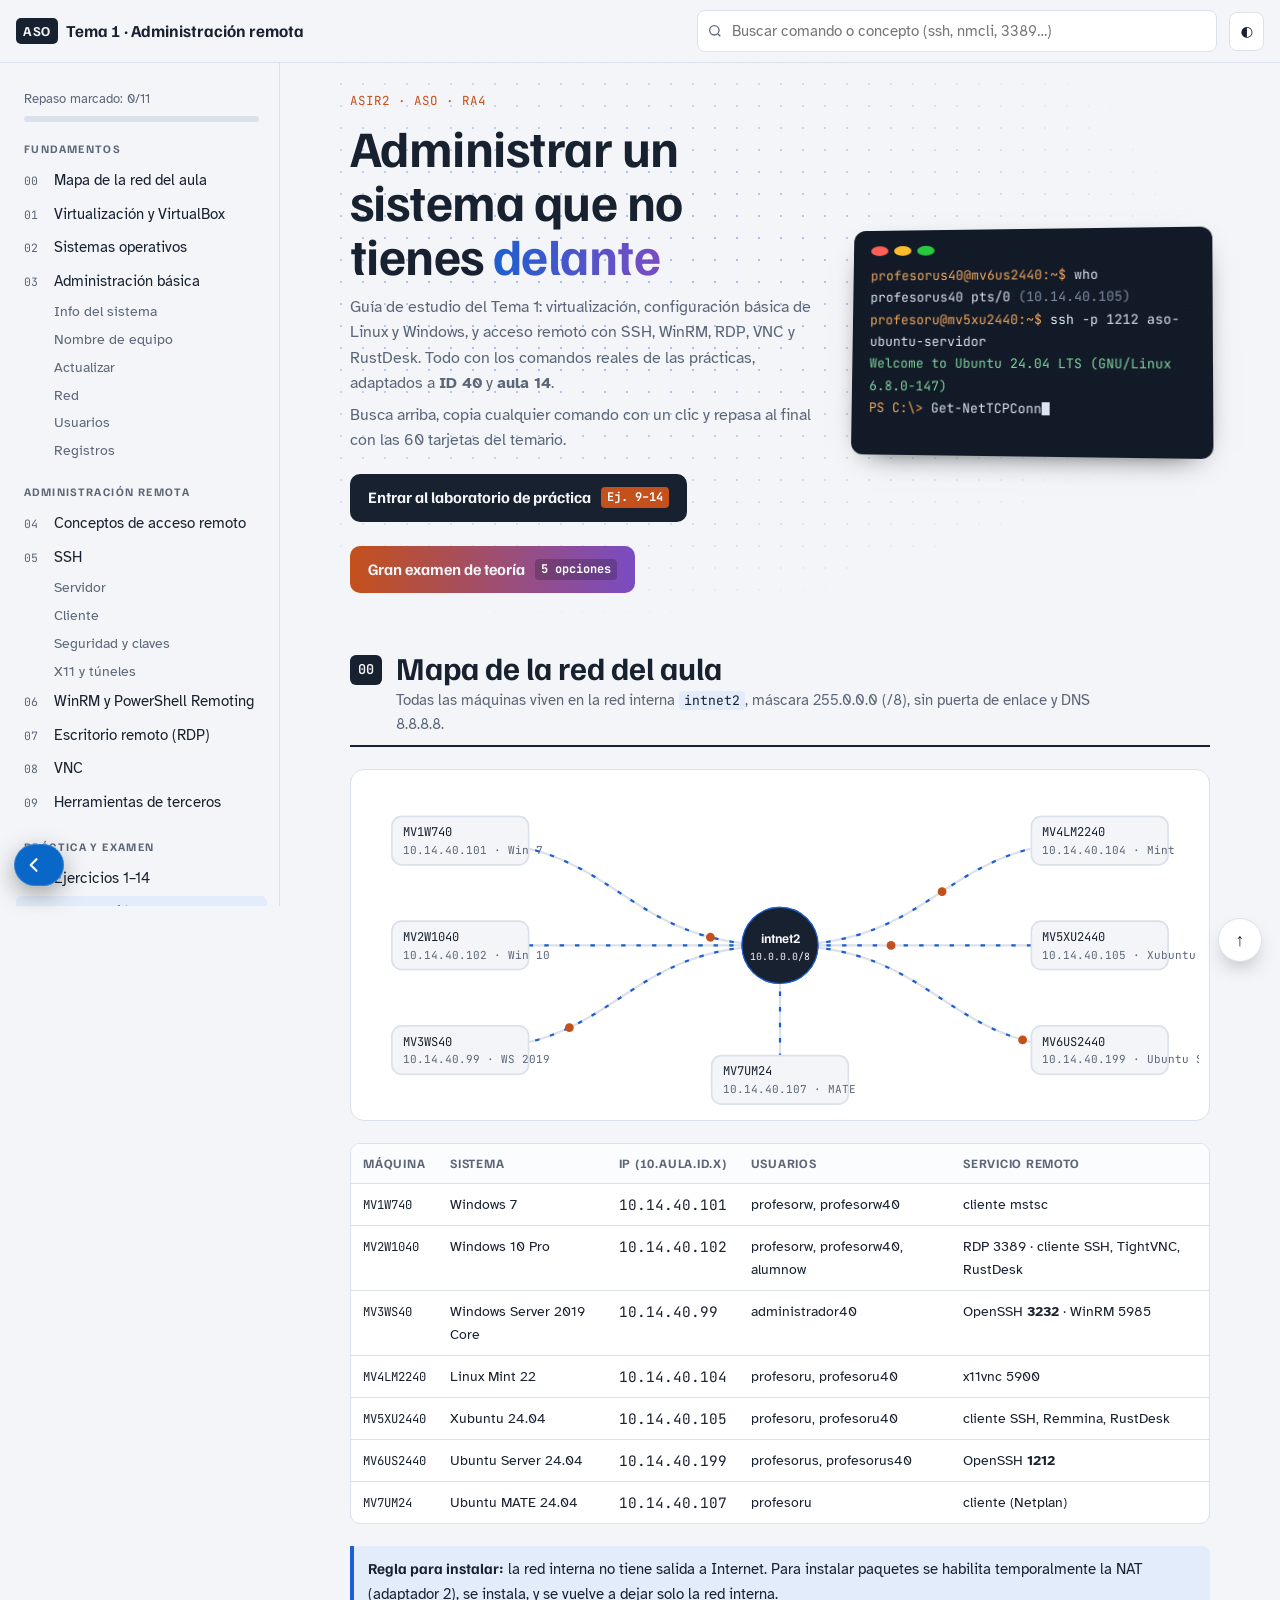
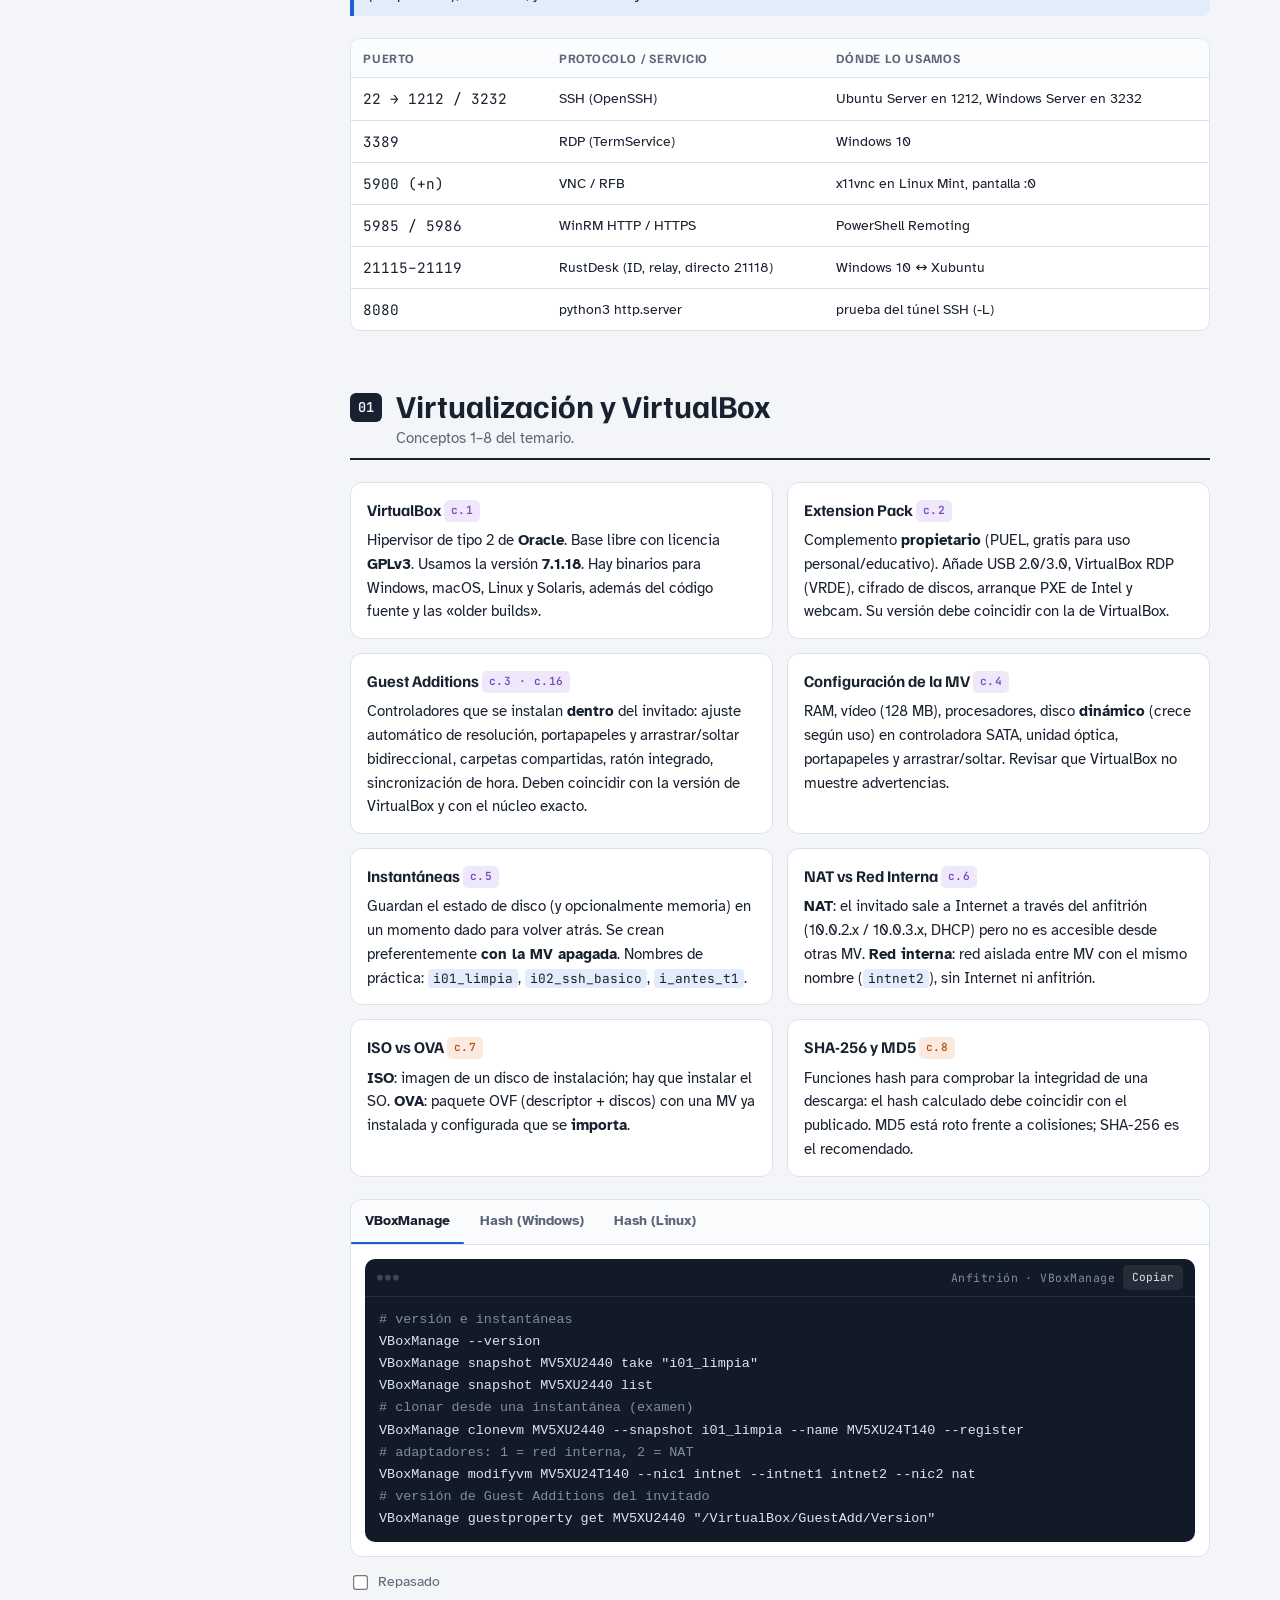
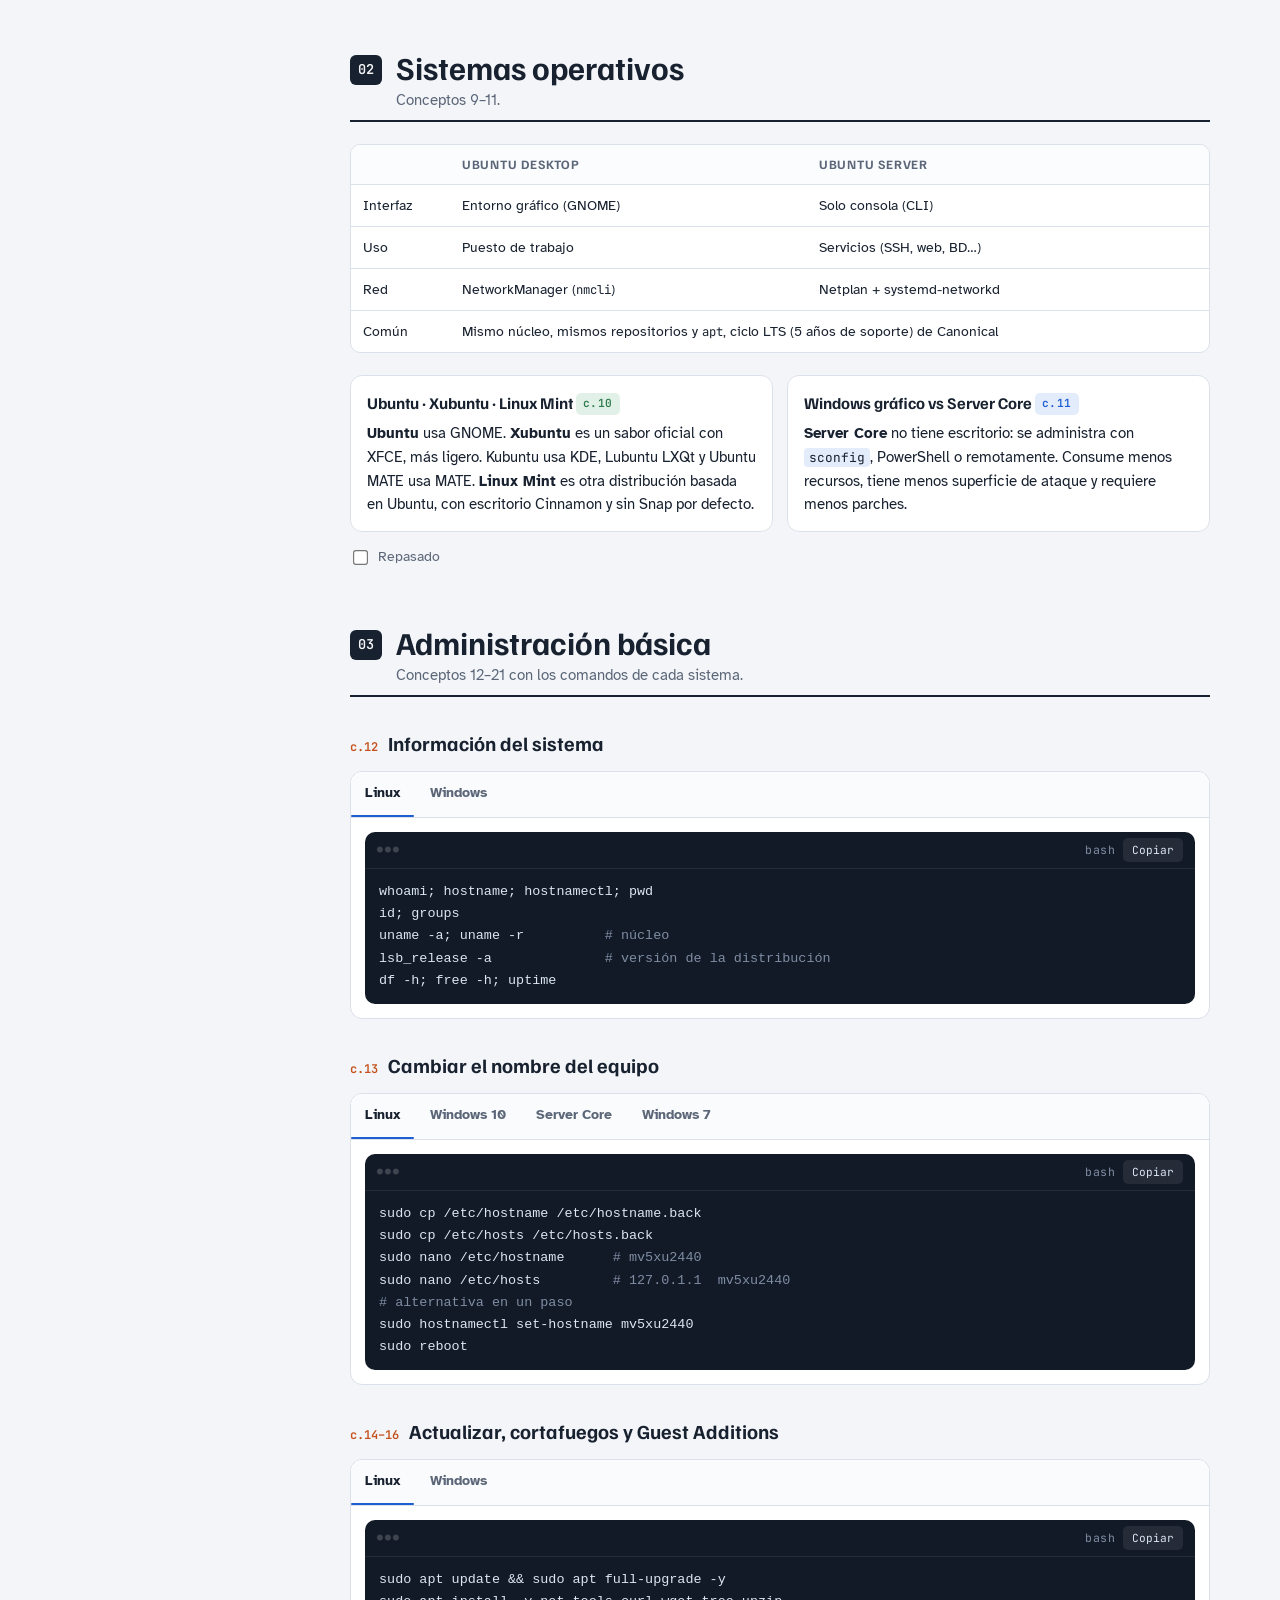
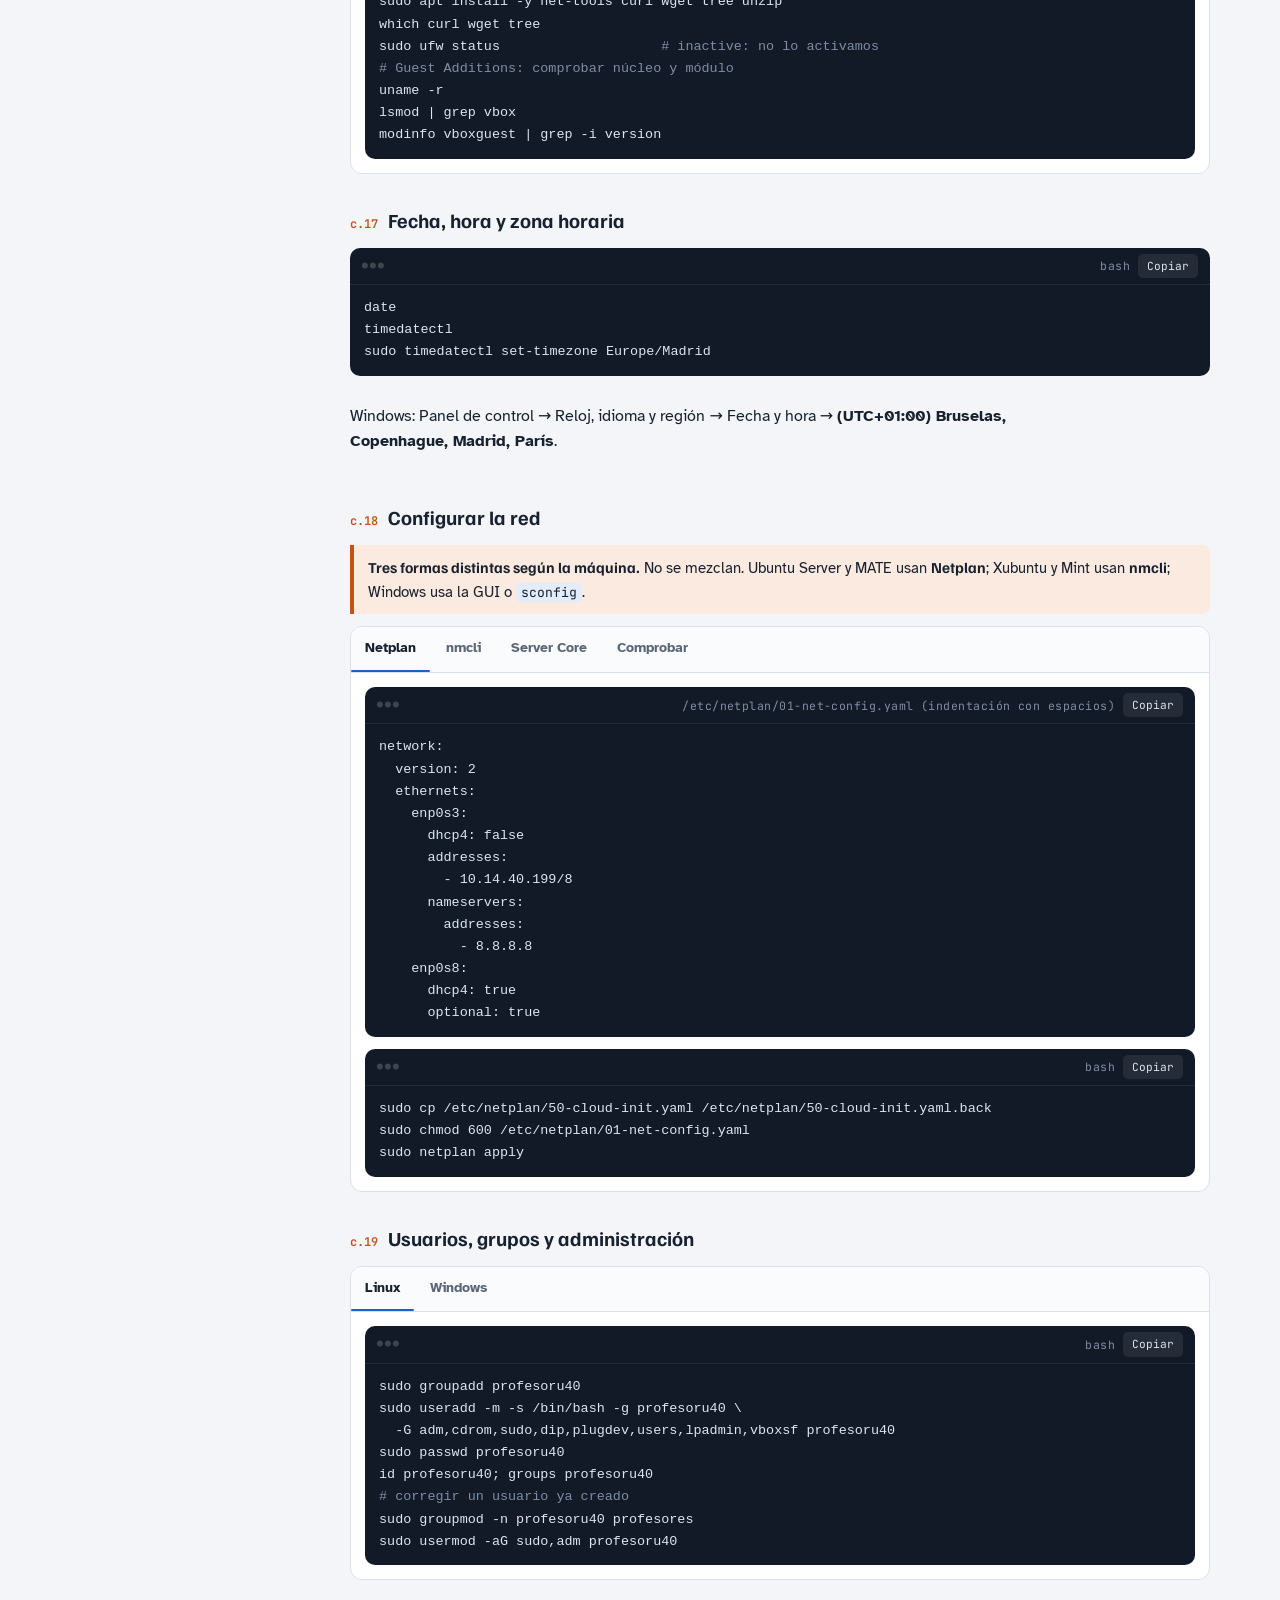
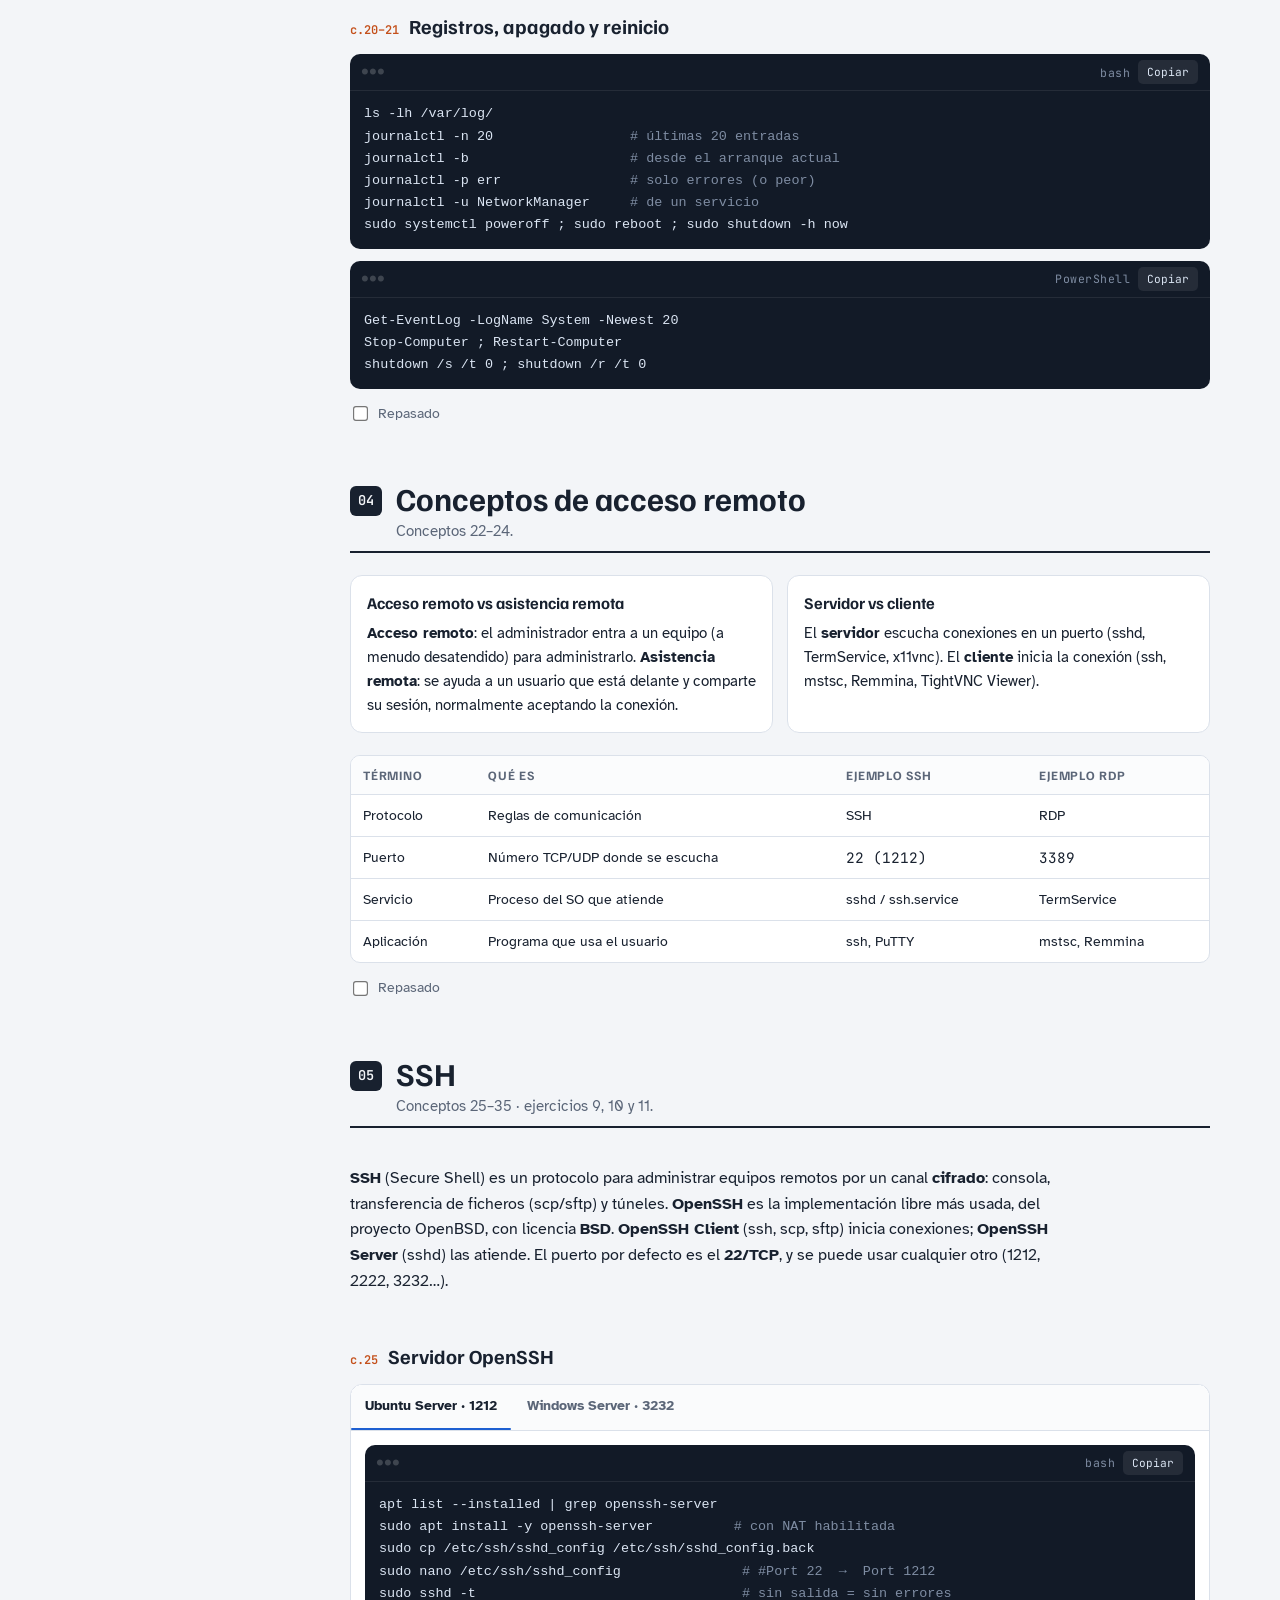
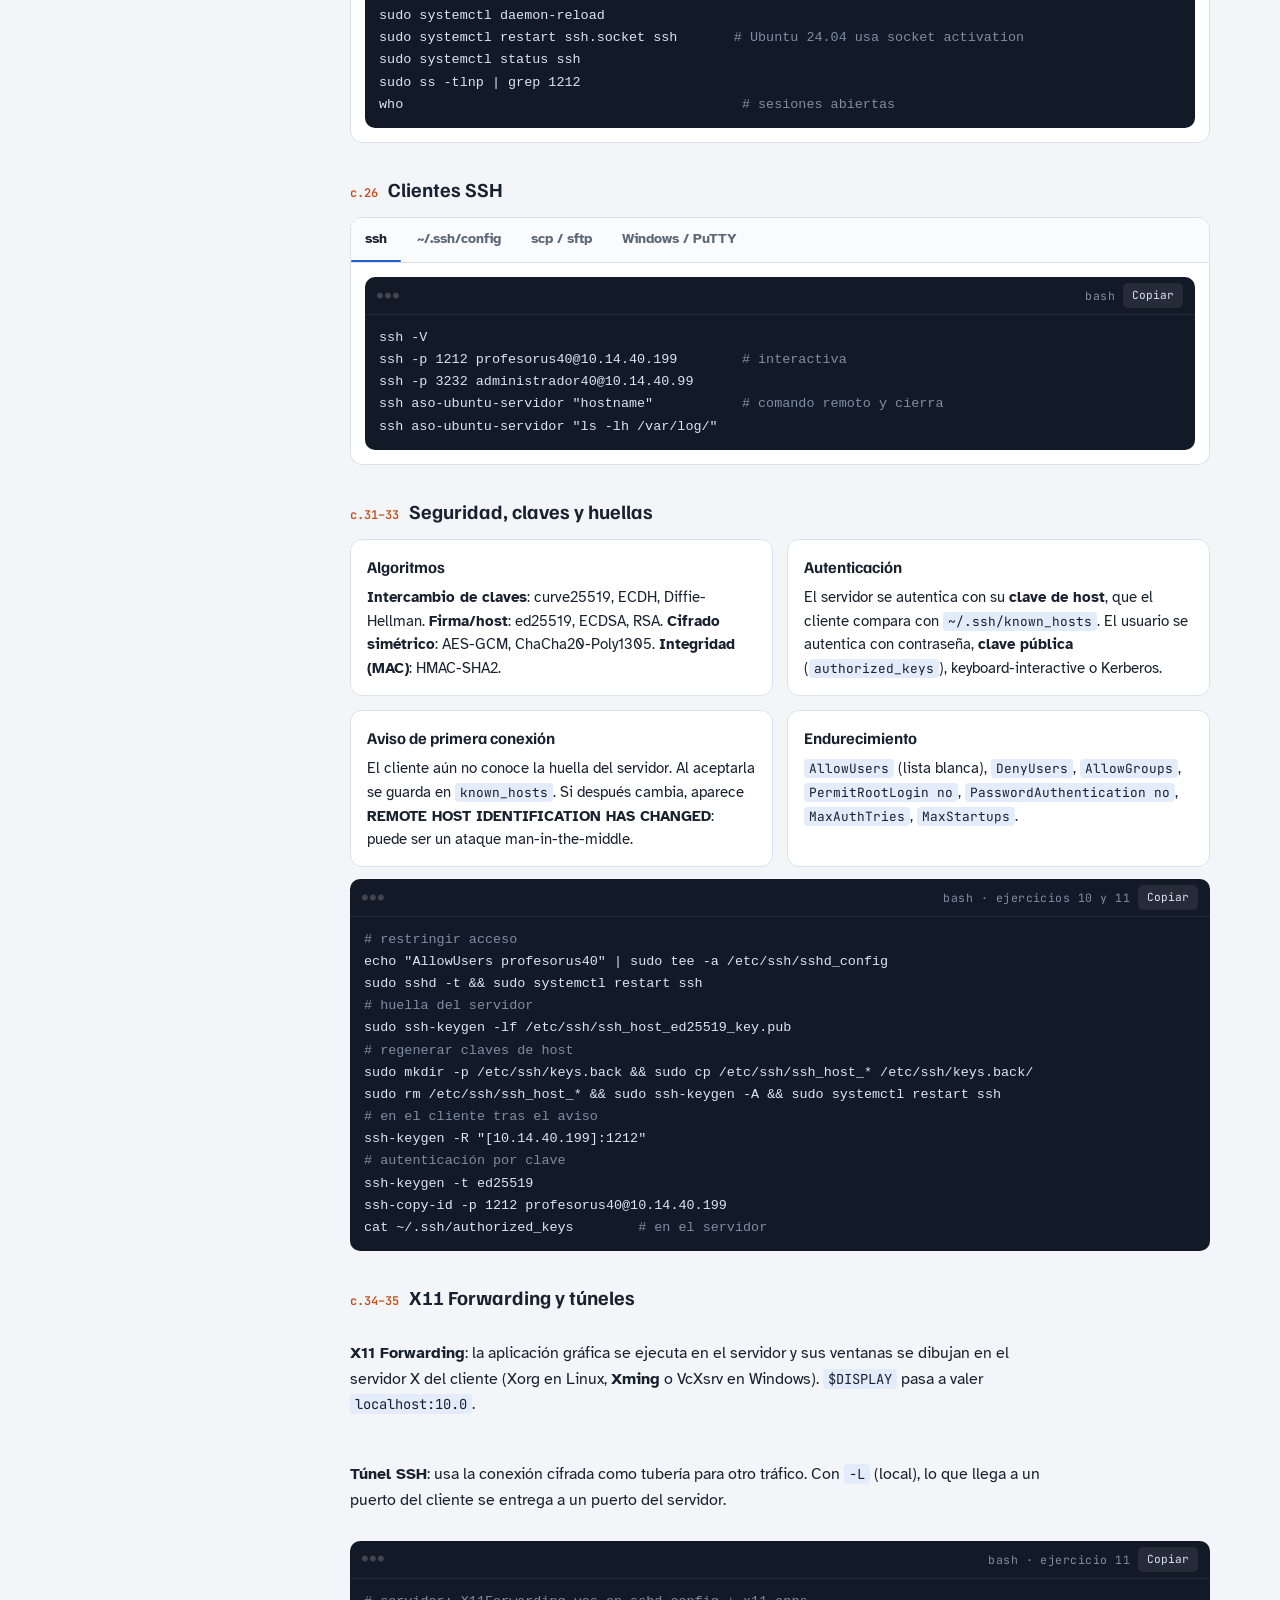
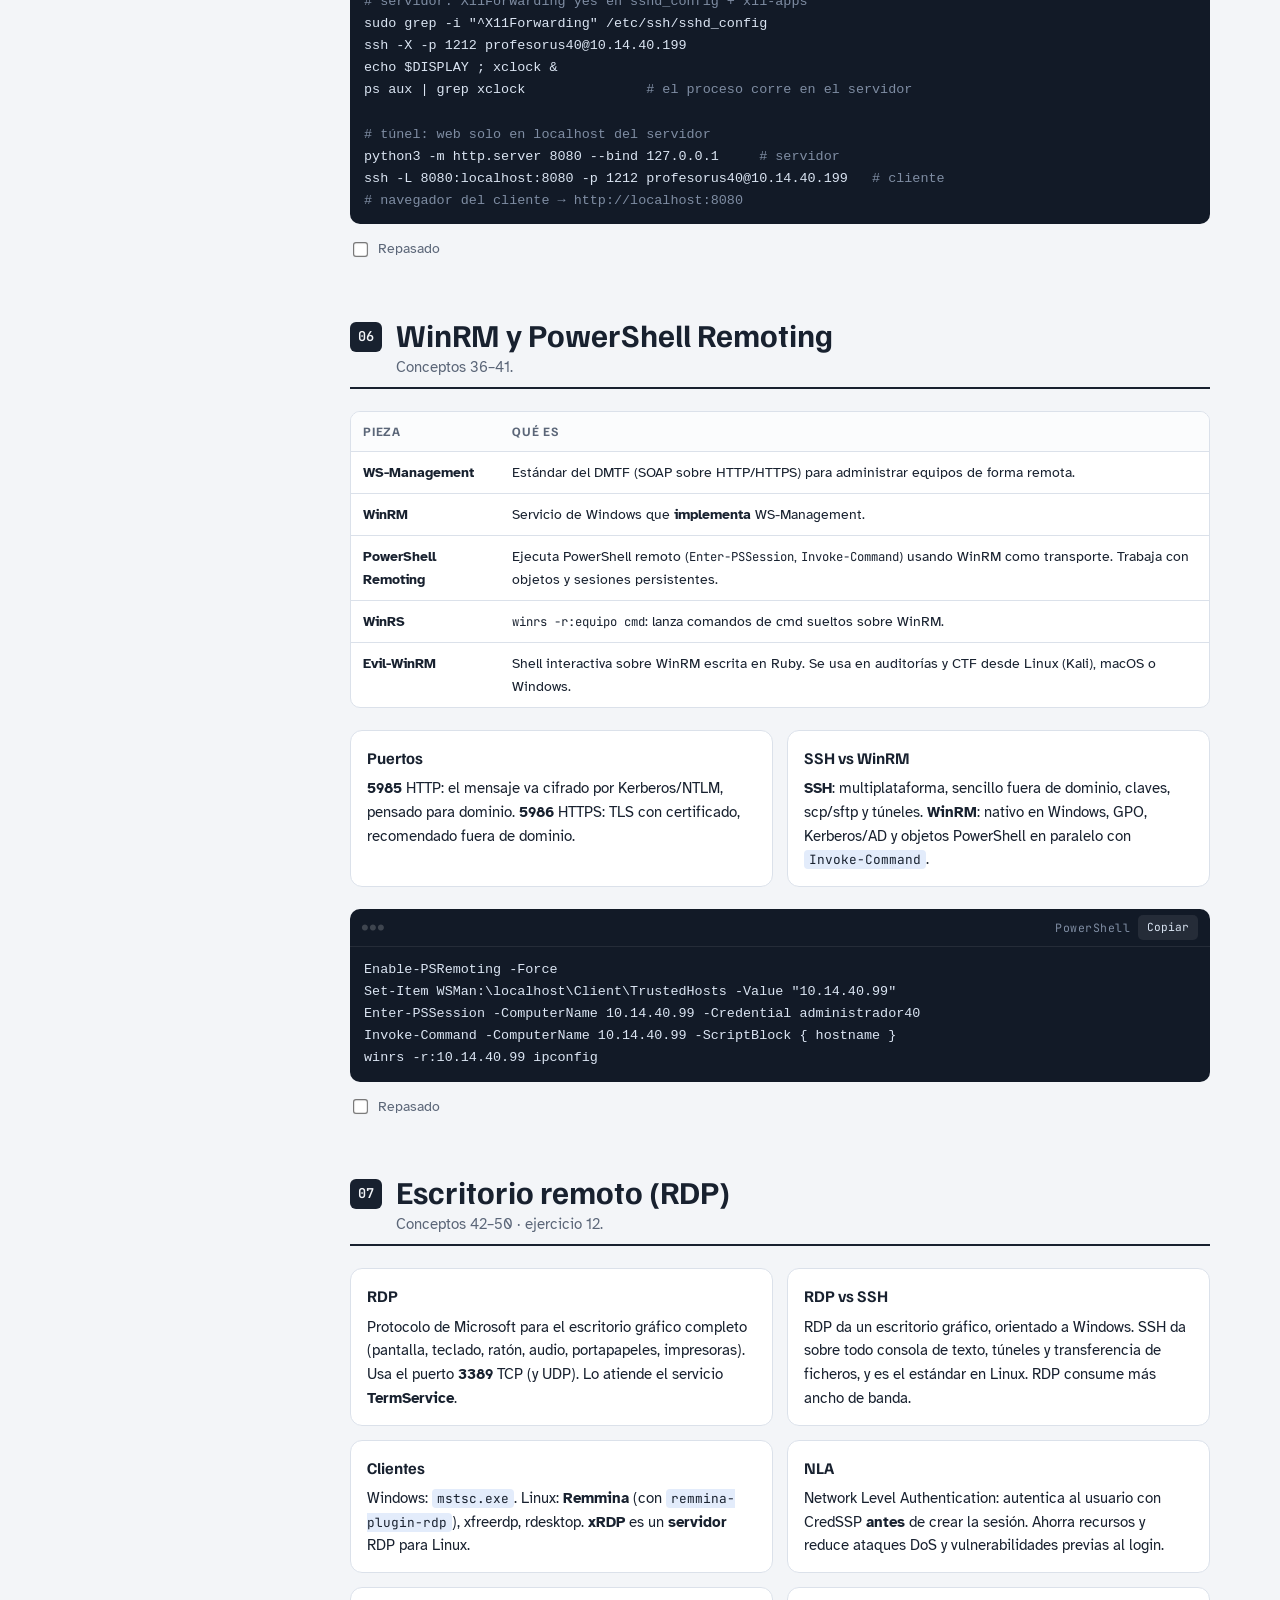
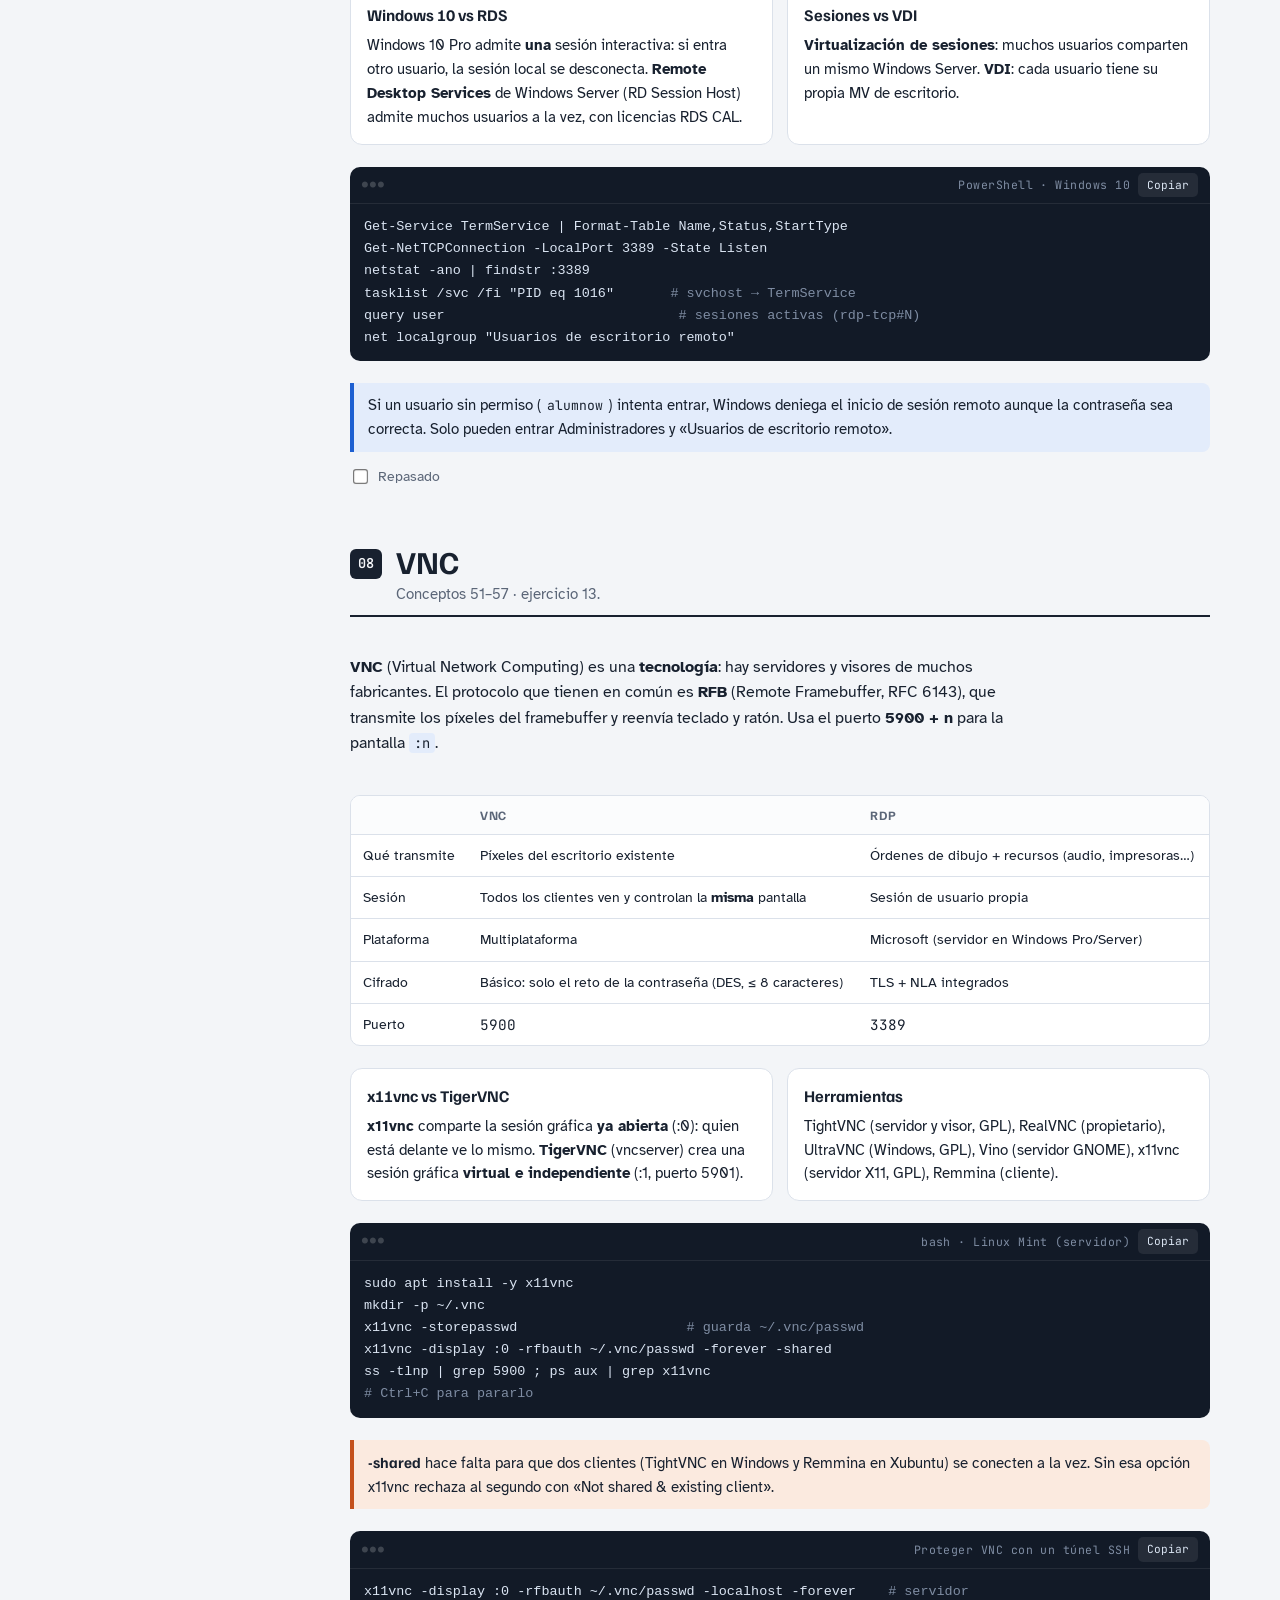
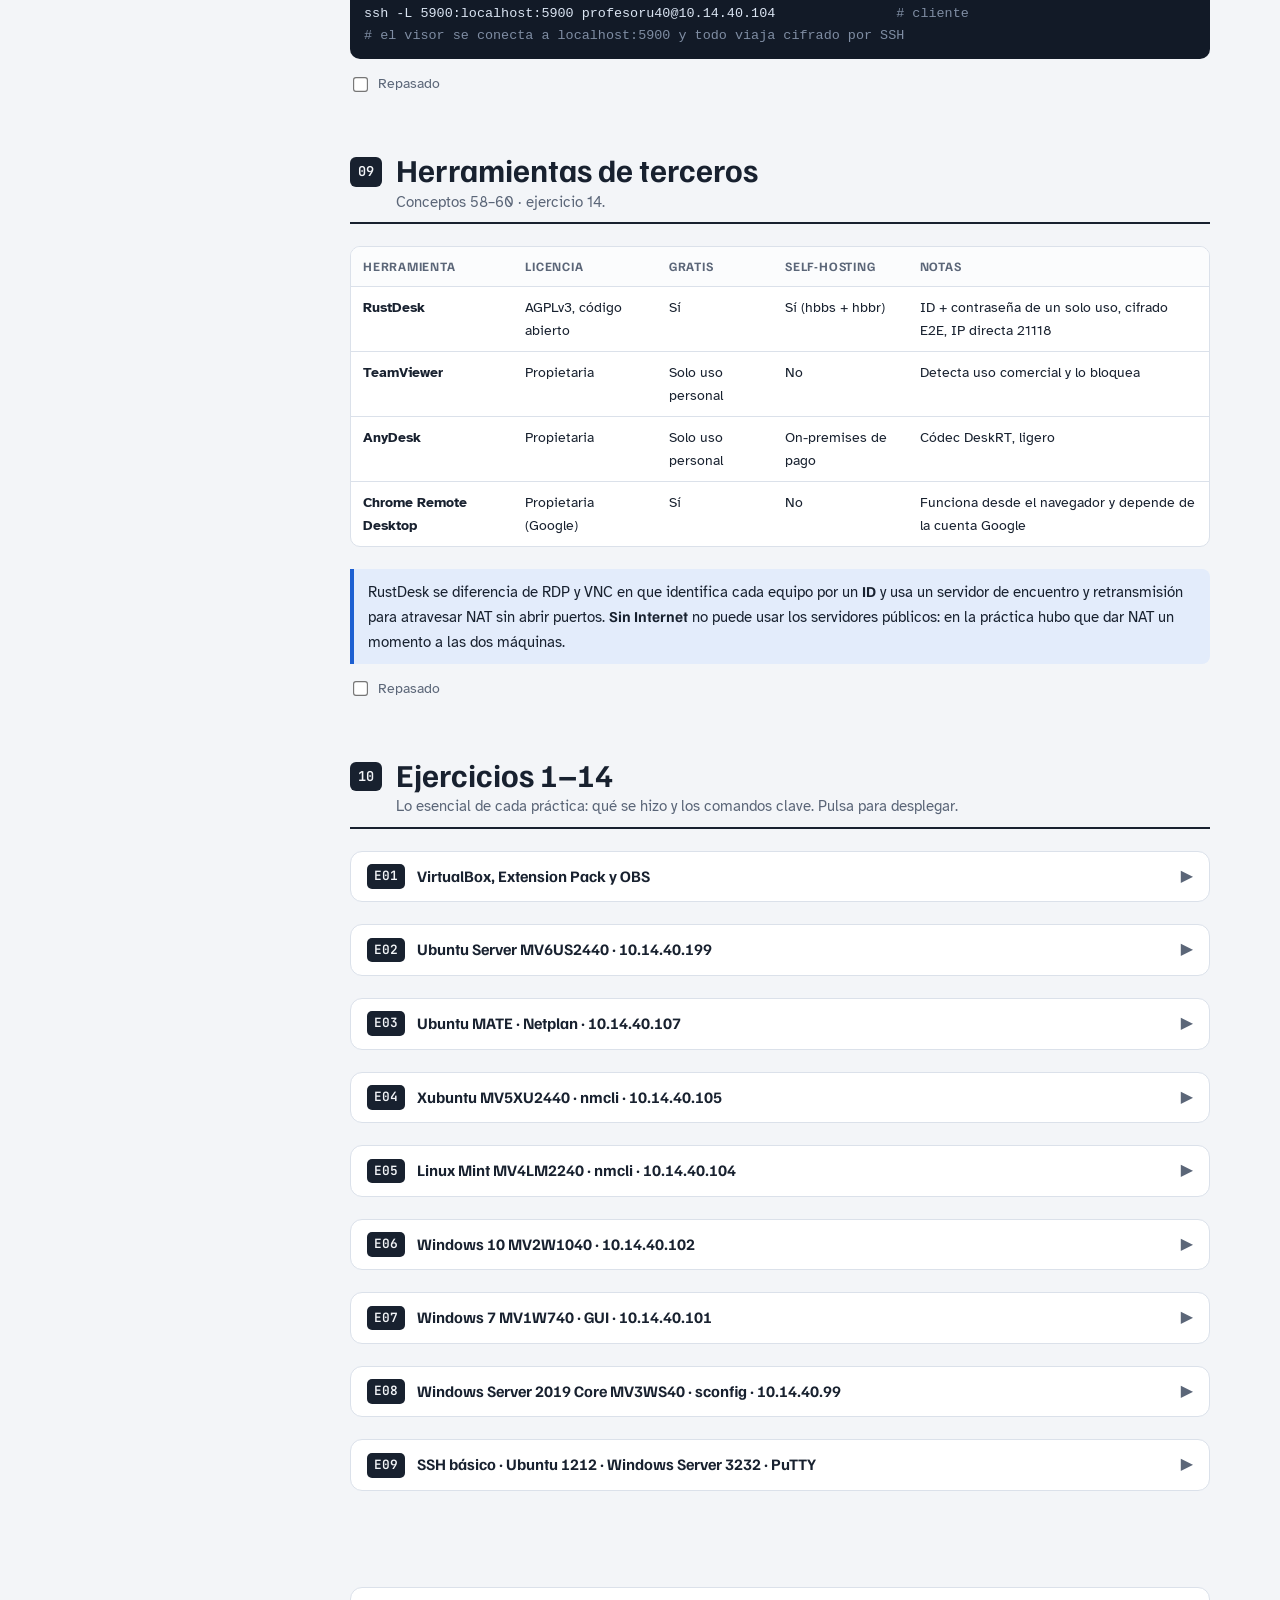
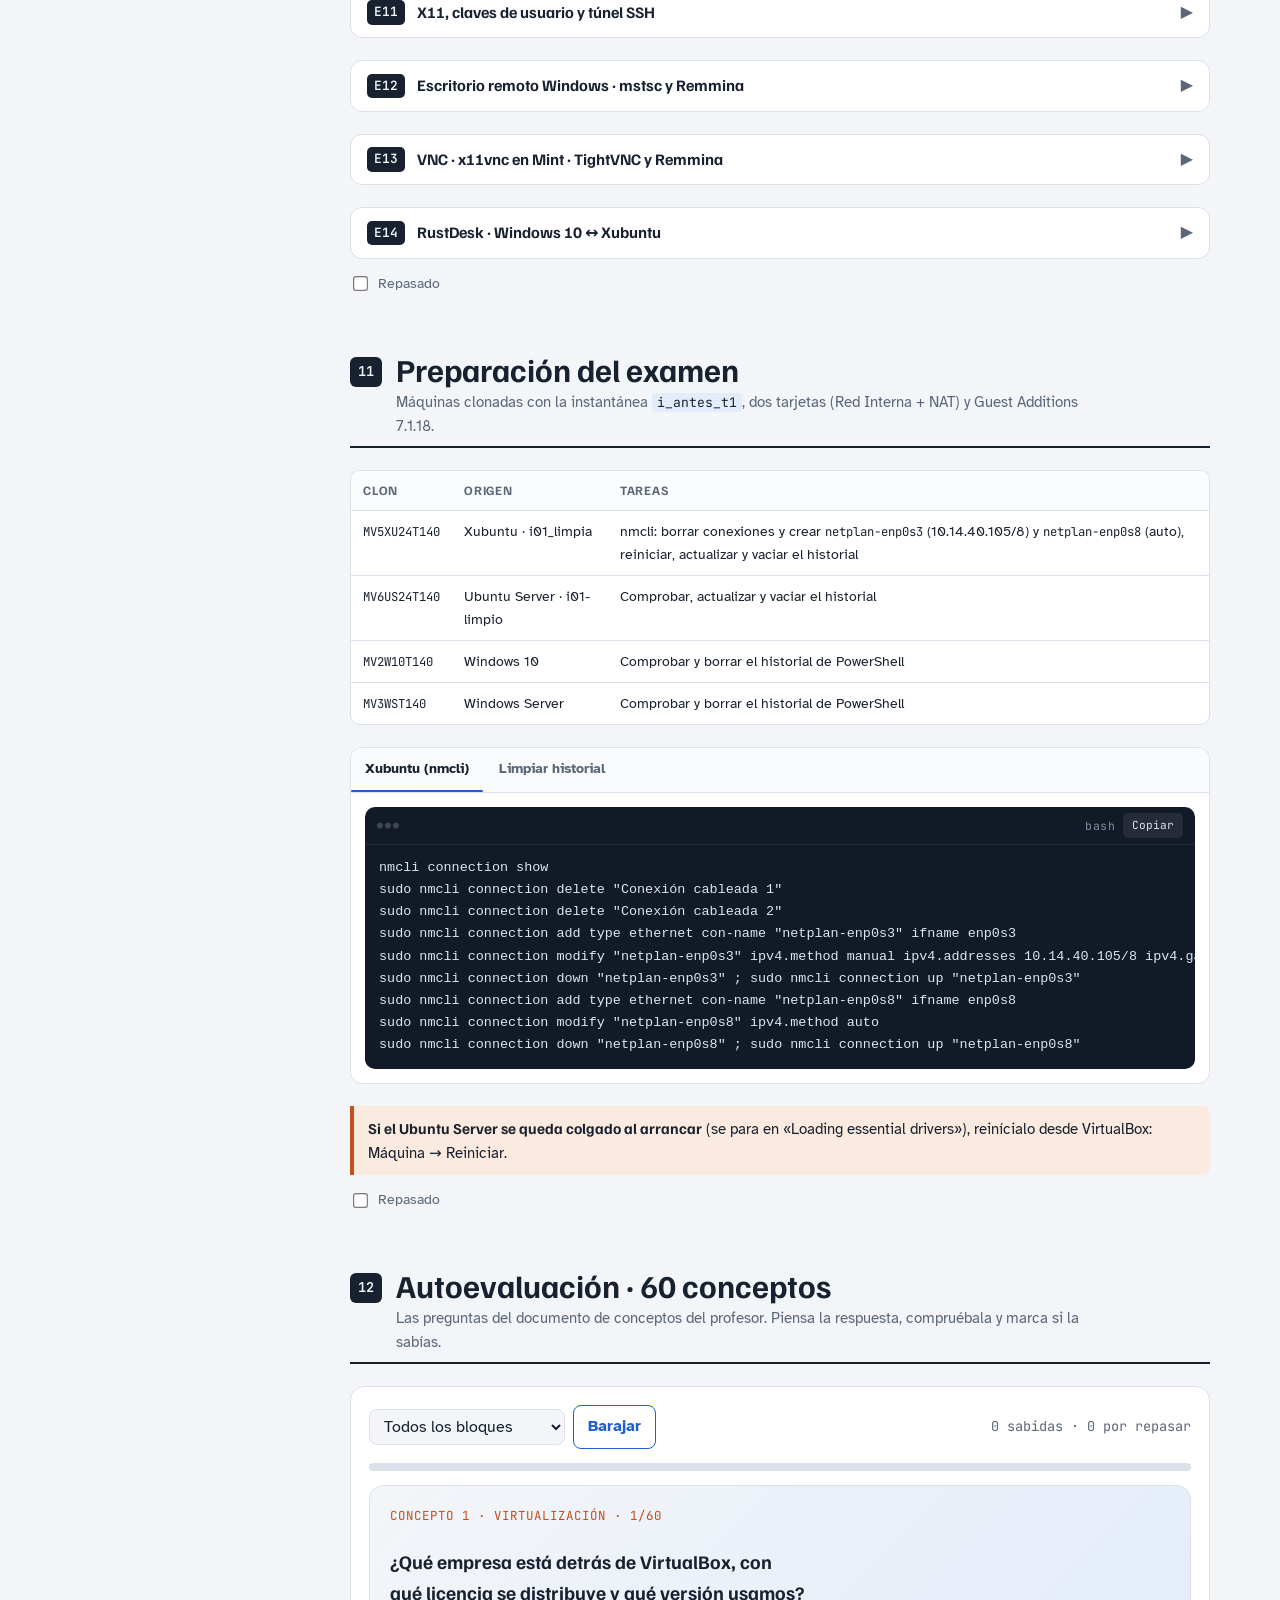
<file: temas/aso/tema-1.html>
<!doctype html><html><head><meta charset=utf8><meta name=viewport content="width=device-width,initial-scale=1,viewport-fit=cover"><style>:root{color-scheme:light;box-sizing:border-box;padding-top:env(safe-area-inset-top,0px);padding-bottom:env(safe-area-inset-bottom,0px)}html{scroll-padding-top:env(safe-area-inset-top,0px)}body{margin:0;padding:0;font:14px -apple-system,BlinkMacSystemFont,sans-serif;background:#fff;color:#000}img{max-width:100%}[hidden]:not([hidden=until-found i]){display:none!important}</style><link rel="icon" type="image/svg+xml" href="../../assets/favicon.svg">
</head><body><script src="../../assets/config.js"></script><script src="../../assets/claude-shim.js"></script>
<title>ASO · Tema 1</title>
<meta name="claude:viewport-fit-sides" content="cover">
<link rel="preconnect" href="https://fonts.googleapis.com">
<link rel="stylesheet" href="https://fonts.googleapis.com/css2?family=Familjen+Grotesk:wght@500;600;700&family=Atkinson+Hyperlegible:ital,wght@0,400;0,700;1,400&family=JetBrains+Mono:wght@400;600&display=swap">
<style>
/* Layout: manual de laboratorio — índice lateral fijo + columna de lectura; los comandos son "fichas de consola" y cada SO tiene su color de etiqueta */
:root{
  --bg:#f3f5f8; --panel:#ffffff; --ink:#18212f; --muted:#5b6678; --line:#dbe1ea;
  --accent:#1d5fd1; --accent-soft:#e3ecfb; --hot:#c4501b; --hot-soft:#fbeadf;
  --code-bg:#121a27; --code-fg:#dbe5f3; --code-dim:#7f8da3; --prompt:#f2a65a;
  --lin:#2f7d4f; --lin-soft:#e2f1e7; --win:#1d5fd1; --win-soft:#e3ecfb; --vb:#7a4cc2; --vb-soft:#efe7fa;
  --ok:#2f7d4f; --warn:#b7791f;
  --f-display:"Familjen Grotesk",system-ui,sans-serif; --f-body:"Atkinson Hyperlegible",system-ui,sans-serif; --f-mono:"JetBrains Mono",ui-monospace,Consolas,monospace;
}
@media (prefers-color-scheme: dark){:root:not([data-theme="light"]){
  --bg:#0f141c; --panel:#161d28; --ink:#e4e9f1; --muted:#9aa6b8; --line:#283244;
  --accent:#6ea2ff; --accent-soft:#1b2a45; --hot:#f08a55; --hot-soft:#3a2418;
  --code-bg:#0a0e15; --code-fg:#dbe5f3; --code-dim:#6d7a8f; --prompt:#f2a65a;
  --lin:#6cc28f; --lin-soft:#17301f; --win:#6ea2ff; --win-soft:#1b2a45; --vb:#b591f0; --vb-soft:#2a2040; --ok:#6cc28f; --warn:#e2b453; color-scheme:dark}}
:root[data-theme="dark"]{
  --bg:#0f141c; --panel:#161d28; --ink:#e4e9f1; --muted:#9aa6b8; --line:#283244;
  --accent:#6ea2ff; --accent-soft:#1b2a45; --hot:#f08a55; --hot-soft:#3a2418;
  --code-bg:#0a0e15; --code-fg:#dbe5f3; --code-dim:#6d7a8f; --prompt:#f2a65a;
  --lin:#6cc28f; --lin-soft:#17301f; --win:#6ea2ff; --win-soft:#1b2a45; --vb:#b591f0; --vb-soft:#2a2040; --ok:#6cc28f; --warn:#e2b453; color-scheme:dark}
*{box-sizing:border-box}
html{scroll-behavior:smooth;scroll-padding-top:72px}
@media (prefers-reduced-motion:reduce){html{scroll-behavior:auto}*{transition:none!important;animation:none!important}}
body{background:var(--bg);color:var(--ink);font-family:var(--f-body);font-size:16px;line-height:1.6}
a{color:var(--accent)}
:focus-visible{outline:2px solid var(--accent);outline-offset:2px;border-radius:4px}

/* top bar */
.top{position:sticky;top:env(safe-area-inset-top,0px);z-index:20;background:color-mix(in srgb,var(--bg) 88%,transparent);backdrop-filter:blur(8px);border-bottom:1px solid var(--line);
  padding-left:max(16px,env(safe-area-inset-left,0px));padding-right:max(16px,env(safe-area-inset-right,0px));padding-block:10px;display:flex;gap:12px;align-items:center}
.brand{font-family:var(--f-display);font-weight:700;font-size:1.05rem;white-space:nowrap;display:flex;gap:8px;align-items:center}
.brand b{background:var(--ink);color:var(--bg);padding:2px 7px;border-radius:5px;font-size:.85rem;letter-spacing:.04em}
.search{flex:1;min-width:0;max-width:520px;margin-left:auto;position:relative}
.search input{width:100%;padding:8px 12px 8px 34px;border-radius:8px;border:1px solid var(--line);background:var(--panel);color:var(--ink);font:inherit;font-size:.95rem}
.search svg{position:absolute;left:10px;top:50%;transform:translateY(-50%);width:16px;height:16px;stroke:var(--muted)}
.icon-btn{border:1px solid var(--line);background:var(--panel);color:var(--ink);border-radius:8px;padding:7px 10px;cursor:pointer;font:inherit;font-size:.9rem}
.menu-btn{display:none}

/* shell */
.shell{display:grid;grid-template-columns:280px minmax(0,1fr);gap:0;max-width:1320px;margin:0 auto}
nav.toc{position:sticky;top:calc(57px + env(safe-area-inset-top,0px));height:calc(100vh - 57px);overflow-y:auto;padding:20px 12px 40px max(16px,env(safe-area-inset-left,0px));border-right:1px solid var(--line)}
.toc h4{font-family:var(--f-display);font-size:.72rem;text-transform:uppercase;letter-spacing:.12em;color:var(--muted);margin:18px 8px 6px}
.toc a{display:flex;gap:8px;align-items:baseline;text-decoration:none;color:var(--ink);padding:5px 8px;border-radius:6px;font-size:.92rem}
.toc a:hover{background:var(--accent-soft)}
.toc a.active{background:var(--accent-soft);color:var(--accent);font-weight:700}
.toc a .n{font-family:var(--f-mono);font-size:.72rem;color:var(--muted);min-width:22px}
.toc .sub{margin-left:30px}
.toc .sub a{font-size:.85rem;padding:3px 8px;color:var(--muted)}
.progress{margin:6px 8px 0;font-size:.8rem;color:var(--muted)}
.bar{height:6px;background:var(--line);border-radius:4px;overflow:hidden;margin-top:6px}
.bar i{display:block;height:100%;background:var(--ok);width:0;transition:width .3s}

main{min-width:0;padding-block:28px 80px;padding-left:max(16px,env(safe-area-inset-left,0px));padding-right:max(16px,env(safe-area-inset-right,0px))}
.wrap{max-width:860px;margin:0 auto;display:flex;flex-direction:column;gap:56px}

/* hero */
.hero{display:grid;grid-template-columns:minmax(0,1.3fr) minmax(0,1fr);gap:28px;align-items:center}
.hero h1{font-family:var(--f-display);font-size:clamp(2rem,4.6vw,3.2rem);line-height:1.05;margin:0 0 12px;text-wrap:balance;letter-spacing:-.01em}
.hero p{color:var(--muted);margin:0 0 6px;max-width:60ch}
.eyebrow{font-family:var(--f-mono);font-size:.78rem;letter-spacing:.08em;text-transform:uppercase;color:var(--hot);margin-bottom:10px}
.term{background:var(--code-bg);color:var(--code-fg);border-radius:12px;padding:16px 18px;font-family:var(--f-mono);font-size:.82rem;line-height:1.7;box-shadow:0 10px 30px -18px #000;overflow-x:auto}
.term .p{color:var(--prompt)} .term .d{color:var(--code-dim)} .term .g{color:#7fd39b}
.term .cur{display:inline-block;width:8px;height:1em;background:var(--code-fg);vertical-align:-2px;animation:blink 1s steps(1) infinite}
@keyframes blink{50%{opacity:0}}

/* sections */
section.chap{display:flex;flex-direction:column;gap:22px}
.chap-head{display:flex;gap:14px;align-items:flex-start;border-bottom:2px solid var(--ink);padding-bottom:10px}
.chap-head .num{font-family:var(--f-mono);font-weight:600;font-size:.85rem;background:var(--ink);color:var(--bg);border-radius:6px;padding:4px 8px;margin-top:6px}
.chap-head h2{font-family:var(--f-display);font-size:clamp(1.5rem,3vw,2rem);margin:0;line-height:1.15;text-wrap:balance}
.chap-head p{margin:2px 0 0;color:var(--muted);font-size:.95rem}
h3{font-family:var(--f-display);font-size:1.25rem;margin:8px 0 0;text-wrap:balance;display:flex;gap:10px;align-items:baseline}
h3 .c{font-family:var(--f-mono);font-size:.75rem;color:var(--hot);font-weight:600}
h4{font-family:var(--f-display);font-size:1.02rem;margin:4px 0 0}
p,li{max-width:70ch}
ul,ol{padding-left:1.25rem;margin:0}
li{margin:3px 0}
.block{display:flex;flex-direction:column;gap:12px}

/* tags */
.tag{display:inline-block;font-family:var(--f-mono);font-size:.7rem;font-weight:600;letter-spacing:.04em;padding:2px 7px;border-radius:5px;vertical-align:2px}
.t-lin{background:var(--lin-soft);color:var(--lin)} .t-win{background:var(--win-soft);color:var(--win)} .t-vb{background:var(--vb-soft);color:var(--vb)} .t-hot{background:var(--hot-soft);color:var(--hot)}

/* code */
.code{position:relative;background:var(--code-bg);color:var(--code-fg);border-radius:10px;font-family:var(--f-mono);font-size:.84rem;line-height:1.65;overflow:hidden}
.code .cap{display:flex;justify-content:space-between;align-items:center;padding:6px 12px;border-bottom:1px solid #ffffff14;font-size:.72rem;color:var(--code-dim);letter-spacing:.04em}
.code pre{margin:0;padding:12px 14px;overflow-x:auto;white-space:pre}
.code .c{color:var(--code-dim)} .code .p{color:var(--prompt);user-select:none}
.copy{background:#ffffff14;color:var(--code-fg);border:0;border-radius:5px;padding:3px 9px;font:inherit;font-size:.7rem;cursor:pointer}
.copy:hover{background:#ffffff26}
code.i{font-family:var(--f-mono);font-size:.86em;background:var(--accent-soft);color:var(--ink);padding:1px 5px;border-radius:4px}

/* tables */
.tbl{overflow-x:auto;border:1px solid var(--line);border-radius:10px;background:var(--panel)}
table{border-collapse:collapse;width:100%;font-size:.9rem}
th,td{text-align:left;padding:9px 12px;border-bottom:1px solid var(--line);vertical-align:top}
th{font-family:var(--f-display);font-size:.8rem;text-transform:uppercase;letter-spacing:.06em;color:var(--muted);background:color-mix(in srgb,var(--panel) 70%,var(--bg))}
tr:last-child td{border-bottom:0}
td code{font-family:var(--f-mono);font-size:.85em}
.num-c{font-variant-numeric:tabular-nums;font-family:var(--f-mono)}

/* callouts */
.note{border-left:4px solid var(--accent);background:var(--accent-soft);padding:10px 14px;border-radius:0 8px 8px 0;font-size:.95rem}
.warn{border-left-color:var(--hot);background:var(--hot-soft)}
.note b{font-family:var(--f-display)}

/* tabs */
.tabs{border:1px solid var(--line);border-radius:12px;background:var(--panel);overflow:hidden}
.tabs [role=tablist]{display:flex;gap:2px;border-bottom:1px solid var(--line);overflow-x:auto;background:color-mix(in srgb,var(--panel) 60%,var(--bg))}
.tabs [role=tab]{border:0;background:none;color:var(--muted);font:inherit;font-weight:700;font-size:.88rem;padding:10px 14px;cursor:pointer;border-bottom:2px solid transparent;white-space:nowrap}
.tabs [role=tab][aria-selected=true]{color:var(--ink);border-bottom-color:var(--accent)}
.tabs [role=tabpanel]{padding:14px;display:flex;flex-direction:column;gap:12px}

/* concept cards grid */
.grid2{display:grid;grid-template-columns:repeat(2,minmax(0,1fr));gap:14px}
.card{background:var(--panel);border:1px solid var(--line);border-radius:12px;padding:14px 16px;display:flex;flex-direction:column;gap:6px;min-width:0}
.card h4{margin:0}
.card p{margin:0;font-size:.93rem}

/* exercise accordion */
details.ex{background:var(--panel);border:1px solid var(--line);border-radius:12px}
details.ex>summary{list-style:none;cursor:pointer;padding:12px 16px;display:flex;gap:12px;align-items:center}
details.ex>summary::-webkit-details-marker{display:none}
details.ex>summary .en{font-family:var(--f-mono);font-weight:600;font-size:.8rem;background:var(--ink);color:var(--bg);border-radius:5px;padding:2px 7px}
details.ex>summary .tt{font-family:var(--f-display);font-weight:700;flex:1;min-width:0}
details.ex>summary .chev{transition:transform .2s;color:var(--muted)}
details.ex[open]>summary .chev{transform:rotate(90deg)}
details.ex .body{padding:0 16px 16px;display:flex;flex-direction:column;gap:12px}

/* quiz */
.quiz{background:var(--panel);border:1px solid var(--line);border-radius:14px;padding:18px;display:flex;flex-direction:column;gap:14px}
.quiz .bar2{display:flex;gap:8px;flex-wrap:wrap;align-items:center}
.quiz select{font:inherit;padding:6px 10px;border-radius:8px;border:1px solid var(--line);background:var(--bg);color:var(--ink)}
.flash{border:1px dashed var(--line);border-radius:12px;padding:18px;min-height:150px;display:flex;flex-direction:column;gap:10px;background:var(--bg)}
.flash .q{font-family:var(--f-display);font-size:1.15rem;font-weight:700;text-wrap:balance}
.flash .a{border-top:1px solid var(--line);padding-top:10px}
.btn{border:1px solid var(--accent);background:var(--accent);color:#fff;border-radius:8px;padding:8px 14px;font:inherit;font-weight:700;cursor:pointer}
.btn.ghost{background:transparent;color:var(--accent)}
.btn.ok{background:var(--ok);border-color:var(--ok)}
.btn.bad{background:var(--hot);border-color:var(--hot)}
.score{font-family:var(--f-mono);font-size:.85rem;color:var(--muted);margin-left:auto}

.check{display:flex;gap:8px;align-items:center;font-size:.85rem;color:var(--muted);margin-top:-8px}
.hide{display:none!important}
mark{background:var(--hot-soft);color:var(--ink);border-radius:3px}
footer{color:var(--muted);font-size:.85rem;border-top:1px solid var(--line);padding-top:16px}

@media (max-width:960px){
  .shell{grid-template-columns:minmax(0,1fr)}
  nav.toc{position:fixed;left:0;top:calc(57px + env(safe-area-inset-top,0px));z-index:30;width:min(300px,86vw);background:var(--panel);transform:translateX(-105%);transition:transform .2s;box-shadow:0 10px 40px -10px #0008}
  nav.toc.open{transform:none}
  .menu-btn{display:inline-block}
  .hero{grid-template-columns:minmax(0,1fr)}
  .grid2{grid-template-columns:minmax(0,1fr)}
}
@media (max-width:520px){.brand span{display:none}}

/* ===== MOTION LAYER ===== */
/* barra de lectura */
.readbar{position:fixed;left:0;top:env(safe-area-inset-top,0px);height:3px;width:100%;z-index:40;transform-origin:0 50%;transform:scaleX(0);background:linear-gradient(90deg,var(--accent),var(--vb),var(--hot))}
/* hero: rejilla de puntos que deriva + halo */
.hero{position:relative;isolation:isolate}
.hero::before{content:"";position:absolute;inset:-40px -20px;z-index:-1;background-image:radial-gradient(color-mix(in srgb,var(--accent) 35%,transparent) 1px,transparent 1.5px);background-size:22px 22px;mask-image:radial-gradient(ellipse at 30% 40%,#000 20%,transparent 70%);animation:drift 24s linear infinite}
@keyframes drift{to{background-position:220px 110px}}
.hero h1 .w{display:inline-block;animation:rise .7s cubic-bezier(.2,.8,.2,1) both}
@keyframes rise{from{transform:translateY(.45em) rotate(2deg);opacity:0;filter:blur(4px)}}
.hero h1 .hl{background:linear-gradient(90deg,var(--accent),var(--vb),var(--hot),var(--accent));background-size:300% 100%;-webkit-background-clip:text;background-clip:text;color:transparent;animation:rise .7s cubic-bezier(.2,.8,.2,1) both,shine 8s linear infinite}
@keyframes shine{to{background-position:300% 0}}
.term{position:relative;min-height:228px;transform:perspective(900px) rotateY(-6deg) rotateX(3deg);transition:transform .5s cubic-bezier(.2,.8,.2,1)}
.term:hover{transform:perspective(900px) rotateY(0) rotateX(0)}
.term .dots{display:flex;gap:6px;margin-bottom:10px}
.term .dots i{width:10px;height:10px;border-radius:50%;background:#ff5f57}.term .dots i:nth-child(2){background:#febc2e}.term .dots i:nth-child(3){background:#28c840}
.term::after{content:"";position:absolute;inset:0;border-radius:12px;pointer-events:none;background:repeating-linear-gradient(0deg,#ffffff06 0 1px,transparent 1px 3px);mix-blend-mode:overlay}

/* aparición al hacer scroll (solo para lo que está fuera de pantalla al cargar) */
.pre{opacity:0;transform:translateY(22px) scale(.985);filter:blur(3px)}
.reveal{transition:opacity .7s cubic-bezier(.2,.8,.2,1),transform .7s cubic-bezier(.2,.8,.2,1),filter .7s;transition-delay:var(--d,0ms)}

/* cabecera de capítulo: número que late + línea que se dibuja */
.chap-head{position:relative;border-bottom:0}
.chap-head::after{content:"";position:absolute;left:0;bottom:0;height:2px;width:100%;background:var(--ink);transform-origin:0;transform:scaleX(var(--line,1));transition:transform 1s cubic-bezier(.7,0,.2,1)}
.chap-head.pre-line{--line:0}
.chap-head .num{position:relative;overflow:hidden}
.chap-head .num::after{content:"";position:absolute;inset:0;background:linear-gradient(110deg,transparent 30%,#ffffff55 50%,transparent 70%);transform:translateX(-120%)}
section.chap:hover .chap-head .num::after{animation:sweep .9s ease}
@keyframes sweep{to{transform:translateX(120%)}}

/* tarjetas: elevación + borde de luz que sigue al ratón */
.card{position:relative;transition:transform .35s cubic-bezier(.2,.8,.2,1),box-shadow .35s,border-color .35s}
.card::before{content:"";position:absolute;inset:-1px;border-radius:inherit;padding:1px;background:radial-gradient(180px circle at var(--mx,50%) var(--my,50%),var(--accent),transparent 70%);-webkit-mask:linear-gradient(#000 0 0) content-box,linear-gradient(#000 0 0);-webkit-mask-composite:xor;mask-composite:exclude;opacity:0;transition:opacity .3s;pointer-events:none}
.card:hover{transform:translateY(-4px);box-shadow:0 18px 40px -22px color-mix(in srgb,var(--accent) 60%,transparent)}
.card:hover::before{opacity:1}
.card .tag{transition:transform .3s}
.card:hover .tag{transform:rotate(-4deg) scale(1.08)}

/* pestañas: indicador deslizante + fundido */
.tabs [role=tablist]{position:relative}
.tabs [role=tab]{border-bottom-color:transparent!important;transition:color .25s}
.tabs .ink{position:absolute;bottom:0;height:2px;background:var(--accent);transition:left .35s cubic-bezier(.2,.8,.2,1),width .35s cubic-bezier(.2,.8,.2,1);border-radius:2px}
.tabs [role=tabpanel]:not([hidden]){animation:panel .4s cubic-bezier(.2,.8,.2,1)}
@keyframes panel{from{opacity:0;transform:translateX(10px)}}

/* consola: barra que escanea al pasar y copiar con confirmación */
.code{transition:box-shadow .3s,transform .3s}
.code:hover{box-shadow:0 0 0 1px color-mix(in srgb,var(--accent) 50%,transparent),0 16px 36px -20px #000;transform:translateY(-2px)}
.code .cap::before{content:"●  ●  ●";letter-spacing:-2px;margin-right:auto;color:#ffffff30;font-size:.6rem;padding-right:10px}
.code .cap{gap:8px}
.copy{position:relative;overflow:hidden;transition:background .2s,transform .15s}
.copy:active{transform:scale(.92)}
.copy.ok{background:var(--ok);color:#fff}
.copy .rip{position:absolute;border-radius:50%;background:#ffffff60;transform:scale(0);animation:rip .6s ease-out forwards;pointer-events:none}
@keyframes rip{to{transform:scale(4);opacity:0}}
.code pre .ln{display:block;animation:typein .4s both;animation-delay:calc(var(--i)*35ms)}
@keyframes typein{from{opacity:0;transform:translateX(-6px)}}

/* desplegables con altura animada */
details.ex{transition:border-color .3s,box-shadow .3s}
details.ex:hover{border-color:var(--accent)}
details.ex[open]{box-shadow:0 14px 34px -24px color-mix(in srgb,var(--accent) 70%,transparent)}
details.ex .body{overflow:hidden}
details.ex>summary .en{transition:transform .3s,background .3s}
details.ex:hover>summary .en{transform:scale(1.08) rotate(-3deg);background:var(--accent)}

/* tablas: barrido de fila */
tbody tr{transition:background .25s}
tbody tr:hover{background:var(--accent-soft)}
tbody tr:hover td:first-child{box-shadow:inset 3px 0 0 var(--accent)}

/* mapa de red animado */
.netmap{background:var(--panel);border:1px solid var(--line);border-radius:14px;padding:10px;overflow-x:auto}
.netmap svg{display:block;width:100%;min-width:620px;height:auto}
.netmap .wire{stroke:var(--line);stroke-width:2;fill:none}
.netmap .flow{stroke:var(--accent);stroke-width:2;fill:none;stroke-dasharray:4 10;animation:flow 1.6s linear infinite}
@keyframes flow{to{stroke-dashoffset:-28}}
.netmap .node rect{fill:var(--bg);stroke:var(--line);stroke-width:1.5;transition:stroke .3s,fill .3s}
.netmap .node:hover rect{stroke:var(--accent);fill:var(--accent-soft)}
.netmap .node text{fill:var(--ink);font-family:var(--f-mono);font-size:11px}
.netmap .node .ip{fill:var(--muted);font-size:10px}
.netmap .hub circle{fill:var(--ink)}
.netmap .hub text{fill:var(--bg);font-family:var(--f-display);font-weight:700;font-size:12px}
.netmap .pulse{fill:none;stroke:var(--accent);stroke-width:2;transform-origin:center;transform-box:fill-box;animation:pulse 2.6s ease-out infinite}
@keyframes pulse{from{transform:scale(1);opacity:.8}to{transform:scale(2.4);opacity:0}}
.netmap .pkt{fill:var(--hot)}
.netmap .lbl{fill:var(--muted);font-family:var(--f-mono);font-size:9.5px}

/* flashcards 3D */
.flash{perspective:1200px;border:0;padding:0;background:none;min-height:210px}
.flip{position:relative;width:100%;min-height:210px;transform-style:preserve-3d;transition:transform .7s cubic-bezier(.3,1.3,.5,1)}
.flip.on{transform:rotateY(180deg)}
.face{position:absolute;inset:0;backface-visibility:hidden;-webkit-backface-visibility:hidden;border-radius:14px;padding:20px;display:flex;flex-direction:column;gap:10px;justify-content:center;border:1px solid var(--line)}
.face.front{background:linear-gradient(135deg,var(--bg),var(--accent-soft))}
.face.back{transform:rotateY(180deg);background:linear-gradient(135deg,var(--bg),var(--lin-soft))}
.face .q{font-family:var(--f-display);font-size:1.2rem;font-weight:700;text-wrap:balance}
.face .hint{font-family:var(--f-mono);font-size:.72rem;color:var(--muted);margin-top:auto}
.flash.yes .flip{animation:okpop .5s}.flash.no .flip{animation:shake .45s}
@keyframes okpop{50%{transform:rotateY(180deg) scale(1.04)}}
@keyframes shake{20%,60%{transform:rotateY(180deg) translateX(-8px)}40%,80%{transform:rotateY(180deg) translateX(8px)}}
.btn{transition:transform .15s,filter .2s}.btn:hover{filter:brightness(1.08);transform:translateY(-1px)}.btn:active{transform:scale(.95)}
.meter{display:flex;height:8px;border-radius:5px;overflow:hidden;background:var(--line)}
.meter i{display:block;transition:width .5s cubic-bezier(.2,.8,.2,1)}
.meter .y{background:var(--ok)}.meter .n{background:var(--hot)}

/* casillas de progreso con salto */
.check input{accent-color:var(--ok);transform:scale(1.15)}
.check input:checked{animation:pop .35s}
@keyframes pop{50%{transform:scale(1.6)}}
.toc a{transition:background .2s,color .2s,padding-left .25s}
.toc a:hover{padding-left:14px}
.confetti{position:fixed;pointer-events:none;z-index:60;width:8px;height:12px;border-radius:2px;animation:fall 1.4s cubic-bezier(.2,.6,.4,1) forwards}
@keyframes fall{to{transform:translate(var(--x),var(--y)) rotate(var(--r));opacity:0}}

/* botón volver arriba */
.totop{position:fixed;right:calc(18px + env(safe-area-inset-right,0px));bottom:calc(18px + env(safe-area-inset-bottom,0px));z-index:35;width:44px;height:44px;border-radius:50%;border:1px solid var(--line);background:var(--panel);color:var(--ink);cursor:pointer;font-size:1.1rem;box-shadow:0 10px 24px -14px #000;transform:translateY(80px);transition:transform .4s cubic-bezier(.2,.8,.2,1)}
.totop.show{transform:none}
.totop svg{position:absolute;inset:-1px;transform:rotate(-90deg)}
.totop circle{fill:none;stroke:var(--accent);stroke-width:3;stroke-dasharray:132;stroke-dashoffset:132}

/* ===== FLASH CARDS ===== */
.fc-top{display:flex;flex-wrap:wrap;gap:10px;align-items:center;justify-content:space-between}
.fc-boxes{display:grid;grid-template-columns:repeat(4,minmax(0,1fr));gap:8px}
.fc-box{background:var(--panel);border:1px solid var(--line);border-radius:10px;padding:10px 12px;display:flex;flex-direction:column;gap:4px}
.fc-box b{font-family:var(--f-display);font-size:1.5rem;font-variant-numeric:tabular-nums;line-height:1}
.fc-box span{font-size:.75rem;color:var(--muted);font-family:var(--f-mono);text-transform:uppercase;letter-spacing:.06em}
.fc-box.bump{animation:okpop .4s}
.fc-box:nth-child(1) b{color:var(--hot)}.fc-box:nth-child(2) b{color:var(--warn)}.fc-box:nth-child(3) b{color:var(--accent)}.fc-box:nth-child(4) b{color:var(--ok)}
.fc-stage{position:relative;height:330px;display:grid;place-items:center;perspective:1400px;touch-action:pan-y;user-select:none}
.fc-ghost{position:absolute;width:min(560px,100%);height:270px;border-radius:18px;background:var(--panel);border:1px solid var(--line)}
.fc-ghost.g1{transform:translateY(14px) scale(.95);opacity:.7}.fc-ghost.g2{transform:translateY(28px) scale(.9);opacity:.4}
.fc-card{position:absolute;width:min(560px,100%);height:270px;cursor:grab;transform-style:preserve-3d;transition:transform .55s cubic-bezier(.3,1.25,.5,1)}
.fc-card.drag{transition:none;cursor:grabbing}
.fc-in{position:absolute;inset:0;transform-style:preserve-3d;transition:transform .6s cubic-bezier(.3,1.3,.5,1)}
.fc-card.flip .fc-in{transform:rotateY(180deg)}
.fc-face{position:absolute;inset:0;backface-visibility:hidden;-webkit-backface-visibility:hidden;border-radius:18px;padding:22px 24px;display:flex;flex-direction:column;gap:10px;border:1px solid var(--line);box-shadow:0 24px 50px -30px #000;overflow:hidden}
.fc-face.f{background:var(--code-bg);color:var(--code-fg)}
.fc-face.b{background:var(--panel);transform:rotateY(180deg)}
.fc-face .k{font-family:var(--f-mono);font-size:.7rem;letter-spacing:.08em;text-transform:uppercase;opacity:.75}
.fc-face .big{flex:1;display:flex;align-items:center;font-size:1.25rem;line-height:1.35;min-height:0;overflow:auto;text-wrap:balance}
.fc-face.f .big.mono{font-family:var(--f-mono);font-size:1.05rem;word-break:break-word}
.fc-face.f .big.mono::before{content:"$ ";color:var(--prompt)}
.fc-face.f .big.txt{font-family:var(--f-display);font-weight:700}
.fc-face.b .big{font-size:1rem;display:block}
.fc-face.b .big code{font-family:var(--f-mono);font-size:.9em;background:var(--accent-soft);padding:1px 5px;border-radius:4px}
.fc-face.b .ans{font-family:var(--f-mono);font-size:.95rem;background:var(--code-bg);color:var(--code-fg);border-radius:8px;padding:8px 10px;word-break:break-word}
.fc-face .tap{font-size:.72rem;opacity:.6;font-family:var(--f-mono)}
.fc-stamp{position:absolute;top:18px;padding:4px 10px;border:3px solid;border-radius:8px;font-family:var(--f-display);font-weight:700;font-size:1.1rem;opacity:0;pointer-events:none;z-index:2}
.fc-stamp.l{left:18px;color:var(--hot);transform:rotate(-12deg)}.fc-stamp.r{right:18px;color:var(--ok);transform:rotate(12deg)}
.fc-rate{display:flex;justify-content:center;gap:10px;flex-wrap:wrap}
.btn.mid{background:var(--accent);border-color:var(--accent)}
@media (max-width:600px){.fc-boxes{grid-template-columns:repeat(2,minmax(0,1fr))}.fc-stage{height:300px}.fc-card,.fc-ghost{height:250px}}

/* ===== TEST ===== */
.tst{background:var(--panel);border:1px solid var(--line);border-radius:14px;padding:18px;display:flex;flex-direction:column;gap:14px}
.tst-cfg{display:flex;flex-wrap:wrap;gap:10px;align-items:center}
.tst-cfg select{font:inherit;padding:7px 10px;border-radius:8px;border:1px solid var(--line);background:var(--bg);color:var(--ink)}
.tst-prog{height:6px;background:var(--line);border-radius:4px;overflow:hidden}
.tst-prog i{display:block;height:100%;width:0;background:linear-gradient(90deg,var(--accent),var(--vb));transition:width .4s cubic-bezier(.2,.8,.2,1)}
.tst-q{font-family:var(--f-display);font-size:1.2rem;font-weight:700;text-wrap:balance;animation:panel .4s}
.opts{display:flex;flex-direction:column;gap:8px}
.opt{all:unset;cursor:pointer;display:flex;gap:12px;align-items:flex-start;padding:12px 14px;border:1.5px solid var(--line);border-radius:10px;font-size:.93rem;line-height:1.45;transition:border-color .2s,background .2s,transform .15s;animation:panel .4s both;animation-delay:calc(var(--i)*60ms)}
.opt:hover:not([disabled]){border-color:var(--accent);transform:translateX(3px)}
.opt:focus-visible{outline:2px solid var(--accent)}
.opt .lt{flex:none;width:26px;height:26px;border-radius:7px;display:grid;place-items:center;font-family:var(--f-mono);font-weight:600;font-size:.8rem;background:var(--bg);border:1px solid var(--line)}
.opt.right{border-color:var(--ok);background:var(--lin-soft)}.opt.right .lt{background:var(--ok);color:#fff;border-color:var(--ok)}
.opt.wrongo{border-color:var(--hot);background:var(--hot-soft);animation:shake2 .4s}.opt.wrongo .lt{background:var(--hot);color:#fff;border-color:var(--hot)}
.opt[disabled]{cursor:default}
.tst-fb{border-radius:10px;padding:10px 14px;font-size:.92rem;animation:panel .35s}
.tst-fb.y{background:var(--lin-soft)}.tst-fb.n{background:var(--hot-soft)}
.tst-res{display:flex;flex-direction:column;gap:12px;align-items:center;text-align:center;padding:10px}
.gauge{width:170px;height:170px}
.gauge circle{fill:none;stroke-width:12}
.gauge .t{font-family:var(--f-display);font-weight:700;font-size:30px;fill:var(--ink)}
.gauge .s{font-family:var(--f-mono);font-size:11px;fill:var(--muted)}
.review{display:flex;flex-direction:column;gap:8px;text-align:left;width:100%}
.review div{border-left:3px solid var(--hot);padding:6px 12px;background:var(--bg);border-radius:0 8px 8px 0;font-size:.9rem}
.timer{font-family:var(--f-mono);font-size:.85rem;color:var(--muted);margin-left:auto}

/* ===== GRAN EXAMEN (página aparte) ===== */
body.testmode #content>*:not(#mtest){display:none}
body.testmode .hero{display:none}
body.testmode #toc>a:not(.mt),body.testmode #toc .sub,body.testmode #toc h4{opacity:.35}
.toc a.mt{background:linear-gradient(90deg,var(--hot),var(--vb));color:#fff;margin-top:4px}
.toc a.mt .n{color:#fff}
#mtest{display:none}
body.testmode #mtest{display:flex}
.mt-wrap{position:relative;display:flex;flex-direction:column;gap:18px}
.mt-hero{position:relative;overflow:hidden;border-radius:18px;background:var(--code-bg);color:var(--code-fg);padding:28px 26px;display:flex;flex-direction:column;gap:14px;isolation:isolate}
.mt-hero::before{content:"";position:absolute;inset:-50%;z-index:-1;background:conic-gradient(from 0deg,transparent,color-mix(in srgb,var(--accent) 45%,transparent),transparent 30%,color-mix(in srgb,var(--hot) 40%,transparent),transparent 60%,color-mix(in srgb,var(--vb) 45%,transparent),transparent);animation:spin 18s linear infinite;filter:blur(40px)}
@keyframes spin{to{transform:rotate(1turn)}}
.mt-hero h2{font-family:var(--f-display);font-size:clamp(1.8rem,4vw,2.8rem);margin:0;line-height:1.05;text-wrap:balance}
.mt-hero p{margin:0;color:#c9d4e6;max-width:62ch}
.mt-kpis{display:flex;flex-wrap:wrap;gap:10px}
.mt-kpi{background:#ffffff10;border:1px solid #ffffff18;border-radius:10px;padding:8px 12px;font-family:var(--f-mono);font-size:.78rem;color:#c9d4e6}
.mt-kpi b{display:block;font-family:var(--f-display);font-size:1.3rem;color:#fff}
.mt-setup{display:grid;grid-template-columns:repeat(3,minmax(0,1fr));gap:12px}
.mt-opt{background:var(--panel);border:1px solid var(--line);border-radius:12px;padding:14px;display:flex;flex-direction:column;gap:8px}
.mt-opt h4{margin:0;font-size:.8rem;text-transform:uppercase;letter-spacing:.08em;color:var(--muted);font-family:var(--f-display)}
.seg{display:flex;flex-wrap:wrap;gap:6px}
.seg button{border:1px solid var(--line);background:var(--bg);color:var(--ink);border-radius:8px;padding:6px 10px;font:inherit;font-size:.85rem;font-weight:700;cursor:pointer;transition:all .2s}
.seg button[aria-pressed=true]{background:var(--ink);color:var(--bg);border-color:var(--ink)}
.mt-go{align-self:flex-start;font-size:1.05rem;padding:12px 22px;border-radius:12px;background:linear-gradient(90deg,var(--hot),var(--vb));border:0;color:#fff;font-family:var(--f-display);font-weight:700;cursor:pointer;box-shadow:0 14px 30px -14px var(--hot);transition:transform .2s}
.mt-go:hover{transform:translateY(-2px) scale(1.02)}
.mt-hud{position:sticky;top:calc(57px + env(safe-area-inset-top,0px));z-index:5;background:color-mix(in srgb,var(--bg) 92%,transparent);backdrop-filter:blur(6px);padding-block:8px;display:flex;flex-direction:column;gap:8px}
.mt-hud .row{display:flex;gap:14px;align-items:center;flex-wrap:wrap;font-family:var(--f-mono);font-size:.82rem;color:var(--muted)}
.mt-hud b{color:var(--ink)}
.mt-hud .pts{margin-left:auto;font-family:var(--f-display);font-size:1.2rem;color:var(--ink)}
.mt-hud .combo{display:inline-flex;align-items:center;gap:4px;padding:2px 9px;border-radius:999px;background:var(--hot-soft);color:var(--hot);font-weight:700;transition:transform .2s}
.mt-hud .combo.hot{animation:okpop .4s}
.dots{display:flex;gap:3px;flex-wrap:wrap}
.dots i{flex:1 1 6px;min-width:4px;max-width:18px;height:6px;border-radius:3px;background:var(--line);transition:background .3s,transform .3s}
.dots i.c{background:var(--ok)}.dots i.w{background:var(--hot)}.dots i.now{background:var(--accent);transform:scaleY(1.6)}
.mt-card{background:var(--panel);border:1px solid var(--line);border-radius:18px;padding:22px;display:flex;flex-direction:column;gap:16px;position:relative;overflow:hidden}
.mt-card.in{animation:cardin .5s cubic-bezier(.2,.9,.2,1)}
@keyframes cardin{from{opacity:0;transform:translateX(40px) rotate(1deg)}}
.mt-card .meta{display:flex;gap:8px;flex-wrap:wrap;align-items:center;font-family:var(--f-mono);font-size:.75rem;color:var(--muted)}
.mt-card .qq{font-family:var(--f-display);font-size:clamp(1.15rem,2.4vw,1.45rem);font-weight:700;line-height:1.3;text-wrap:balance}
.mt-card .opts{gap:9px}
.mt-card .opt .lt{width:30px;height:30px}
.mt-card .opt{font-size:.97rem}
.mt-card .opt.dim{opacity:.45}
.mt-card .opt span:last-child{white-space:pre-line}
.float{position:absolute;right:24px;top:18px;font-family:var(--f-display);font-weight:700;font-size:1.4rem;color:var(--ok);pointer-events:none;animation:floatup 1s ease-out forwards}
.float.bad{color:var(--hot)}
@keyframes floatup{to{transform:translateY(-40px);opacity:0}}
.flashbg{position:fixed;inset:0;pointer-events:none;z-index:50;animation:flashbg .5s ease-out forwards}
@keyframes flashbg{from{opacity:.25}to{opacity:0}}
.mt-exp{border-radius:12px;padding:12px 14px;font-size:.93rem;animation:panel .35s;display:flex;flex-direction:column;gap:4px}
.mt-exp.y{background:var(--lin-soft)}.mt-exp.n{background:var(--hot-soft)}
.mt-exp b{font-family:var(--f-display)}
.mt-nav{display:flex;gap:8px;flex-wrap:wrap;align-items:center}
.mt-nav .grow{margin-left:auto}
/* resultados */
.mt-res{display:flex;flex-direction:column;gap:18px}
.mt-score{display:grid;grid-template-columns:auto minmax(0,1fr);gap:22px;align-items:center;background:var(--code-bg);color:var(--code-fg);border-radius:18px;padding:22px;position:relative;overflow:hidden;isolation:isolate}
.mt-score::before{content:"";position:absolute;inset:-60%;z-index:-1;background:radial-gradient(circle at 20% 40%,color-mix(in srgb,var(--sc) 55%,transparent),transparent 45%);animation:spin 14s linear infinite}
.mt-score .nota{font-family:var(--f-display);font-weight:700;font-size:clamp(3.4rem,10vw,5.6rem);line-height:1;font-variant-numeric:tabular-nums}
.mt-score .rank{font-family:var(--f-display);font-size:1.4rem;font-weight:700;color:#fff}
.mt-score .sub{color:#c9d4e6;font-size:.95rem}
.mt-score .badge{display:inline-block;margin-top:8px;font-family:var(--f-mono);font-size:.75rem;padding:4px 10px;border-radius:999px;background:#ffffff18}
.mt-charts{display:grid;grid-template-columns:minmax(0,260px) minmax(0,1fr);gap:16px}
.mt-panel{background:var(--panel);border:1px solid var(--line);border-radius:14px;padding:16px;display:flex;flex-direction:column;gap:10px;min-width:0}
.mt-panel h4{margin:0;font-family:var(--f-display)}
.donut .seg2{fill:none;stroke-width:22;transition:stroke-dasharray 1.2s cubic-bezier(.2,.8,.2,1)}
.donut text{font-family:var(--f-display);font-weight:700;fill:var(--ink)}
.legend{display:flex;flex-direction:column;gap:6px;font-size:.88rem}
.legend span{display:flex;gap:8px;align-items:center}
.legend i{width:12px;height:12px;border-radius:3px;display:inline-block}
.bars{display:flex;flex-direction:column;gap:9px}
.bar-row{display:grid;grid-template-columns:150px minmax(0,1fr) 54px;gap:10px;align-items:center;font-size:.85rem}
.bar-row .tr{height:14px;background:var(--line);border-radius:7px;overflow:hidden;position:relative}
.bar-row .tr i{position:absolute;inset:0 auto 0 0;width:0;border-radius:7px;transition:width 1.1s cubic-bezier(.2,.8,.2,1)}
.bar-row .v{font-family:var(--f-mono);font-size:.78rem;text-align:right;color:var(--muted)}
.hist svg{width:100%;height:140px;display:block}
.hist .ln{fill:none;stroke:var(--accent);stroke-width:2.5;stroke-dasharray:1000;stroke-dashoffset:1000;animation:draw 1.6s ease forwards .4s}
@keyframes draw{to{stroke-dashoffset:0}}
.hist .ar{fill:color-mix(in srgb,var(--accent) 18%,transparent)}
.hist .pt{fill:var(--accent)}
.hist .gl{stroke:var(--line);stroke-dasharray:3 4}
.hist text{font-family:var(--f-mono);font-size:9px;fill:var(--muted)}
.rev-list{display:flex;flex-direction:column;gap:10px}
.rev{border:1px solid var(--line);border-radius:12px;padding:12px 14px;display:flex;flex-direction:column;gap:6px;background:var(--panel)}
.rev.w{border-left:4px solid var(--hot)}.rev.c{border-left:4px solid var(--ok)}
.rev .q{font-weight:700}
.rev .a{font-size:.88rem}
.rev .a s{color:var(--hot)}
.rev .a b{color:var(--ok)}
@media (max-width:820px){.mt-setup{grid-template-columns:minmax(0,1fr)}.mt-charts{grid-template-columns:minmax(0,1fr)}.mt-score{grid-template-columns:minmax(0,1fr);text-align:center}.bar-row{grid-template-columns:100px minmax(0,1fr) 44px}}

/* ===== LABORATORIO DE PRÁCTICA ===== */
.cta{display:inline-flex;gap:10px;align-items:center;margin-top:14px;padding:11px 18px;border-radius:10px;background:var(--ink);color:var(--bg);text-decoration:none;font-family:var(--f-display);font-weight:700;position:relative;overflow:hidden;transition:transform .2s}
.cta:hover{transform:translateY(-2px)}
.cta::after{content:"";position:absolute;inset:0;background:linear-gradient(110deg,transparent 30%,#ffffff40 50%,transparent 70%);transform:translateX(-120%);animation:sweep 2.8s ease-in-out infinite}
.cta kbd{font-family:var(--f-mono);font-size:.75rem;background:var(--hot);color:#fff;border-radius:4px;padding:1px 6px}
.toc a.lab{background:var(--ink);color:var(--bg);margin-top:4px}
.toc a.lab .n{color:var(--prompt)}
body.labmode #content>*:not(#practica){display:none}
body.labmode .hero{display:none}
body.labmode #toc>a:not(.lab),body.labmode #toc .sub,body.labmode #toc h4{opacity:.35}
.lab-head{display:flex;flex-wrap:wrap;gap:12px;align-items:center;justify-content:space-between}
.chips{display:flex;flex-wrap:wrap;gap:8px}
.chip{border:1px solid var(--line);background:var(--panel);color:var(--ink);border-radius:999px;padding:6px 12px;font:inherit;font-size:.85rem;font-weight:700;cursor:pointer;display:flex;gap:8px;align-items:center;transition:all .25s}
.chip small{font-family:var(--f-mono);font-weight:400;color:var(--muted);font-size:.72rem}
.chip[aria-pressed=true]{background:var(--accent);border-color:var(--accent);color:#fff}
.chip[aria-pressed=true] small{color:#ffffffcc}
.chip .ring{width:16px;height:16px}
.chip .ring circle{fill:none;stroke-width:3}
.lab{display:grid;grid-template-columns:minmax(0,1fr) 250px;gap:16px}
.steps{background:var(--panel);border:1px solid var(--line);border-radius:12px;padding:10px;max-height:560px;overflow-y:auto;display:flex;flex-direction:column;gap:2px}
.steps button{all:unset;cursor:pointer;display:flex;gap:8px;align-items:flex-start;padding:6px 8px;border-radius:7px;font-size:.84rem;line-height:1.35;color:var(--muted)}
.steps button:hover{background:var(--accent-soft)}
.steps button.cur{background:var(--accent-soft);color:var(--ink);font-weight:700}
.steps button .st{flex:none;width:18px;height:18px;border-radius:50%;border:1.5px solid var(--line);display:grid;place-items:center;font-size:.65rem;font-family:var(--f-mono)}
.steps button.done .st{background:var(--ok);border-color:var(--ok);color:#fff}
.steps button.seen .st{background:var(--warn);border-color:var(--warn);color:#fff}
.steps .grp{font-family:var(--f-display);font-size:.72rem;letter-spacing:.1em;text-transform:uppercase;color:var(--hot);padding:10px 8px 4px}
.mission{display:flex;flex-direction:column;gap:12px;min-width:0}
.brief{background:var(--panel);border:1px solid var(--line);border-radius:12px;padding:16px 18px;display:flex;flex-direction:column;gap:8px}
.brief .where{display:flex;flex-wrap:wrap;gap:8px;align-items:center;font-family:var(--f-mono);font-size:.78rem;color:var(--muted)}
.brief .task{font-family:var(--f-display);font-size:1.25rem;font-weight:700;line-height:1.25;text-wrap:balance}
.console{background:var(--code-bg);color:var(--code-fg);border-radius:12px;font-family:var(--f-mono);font-size:.88rem;overflow:hidden;box-shadow:0 18px 40px -26px #000;transition:box-shadow .3s}
.console .bar3{display:flex;align-items:center;gap:6px;padding:8px 12px;border-bottom:1px solid #ffffff14;font-size:.72rem;color:var(--code-dim)}
.console .bar3 i{width:10px;height:10px;border-radius:50%;background:#ff5f57}.console .bar3 i:nth-child(2){background:#febc2e}.console .bar3 i:nth-child(3){background:#28c840}
.console .bar3 span{margin-left:8px}
.console .hist{padding:12px 14px 0;min-height:60px;max-height:200px;overflow-y:auto;white-space:pre-wrap;word-break:break-word;line-height:1.6}
.console .hist .ok{color:#7fd39b}.console .hist .bad{color:#ff8a7a}.console .hist .out{color:var(--code-dim)}
.console form{display:flex;gap:8px;align-items:center;padding:10px 14px 14px}
.console .pr{color:var(--prompt);white-space:nowrap;flex:none;max-width:45%;overflow:hidden;text-overflow:ellipsis}
.console input{flex:1;min-width:0;background:transparent;border:0;color:var(--code-fg);font:inherit;outline:none;caret-color:var(--prompt)}
.console.good{box-shadow:0 0 0 2px var(--ok),0 18px 40px -20px var(--ok)}
.console.wrong{animation:shake2 .4s;box-shadow:0 0 0 2px var(--hot)}
@keyframes shake2{25%,75%{transform:translateX(-6px)}50%{transform:translateX(6px)}}
.actions{display:flex;flex-wrap:wrap;gap:8px}
.why{background:var(--lin-soft);border-radius:12px;padding:14px 16px;display:flex;flex-direction:column;gap:6px;animation:panel .45s cubic-bezier(.2,.8,.2,1)}
.why b{font-family:var(--f-display)}
.why code{font-family:var(--f-mono);font-size:.85em}
.hintbox{font-family:var(--f-mono);font-size:.85rem;background:var(--hot-soft);color:var(--ink);border-radius:8px;padding:8px 12px;letter-spacing:.02em}
.labstats{display:flex;gap:18px;flex-wrap:wrap;font-family:var(--f-mono);font-size:.8rem;color:var(--muted)}
.labstats b{color:var(--ink);font-size:1rem}
.modes{display:flex;border:1px solid var(--line);border-radius:9px;overflow:hidden}
.modes button{border:0;background:var(--panel);color:var(--muted);font:inherit;font-size:.82rem;font-weight:700;padding:7px 12px;cursor:pointer}
.modes button[aria-pressed=true]{background:var(--ink);color:var(--bg)}
.sheet{display:flex;flex-direction:column;gap:14px}
.sheet .row{display:grid;grid-template-columns:minmax(0,1fr) minmax(0,1.2fr);gap:12px;align-items:start;border-bottom:1px dashed var(--line);padding-bottom:12px}
.sheet .row:last-child{border-bottom:0}
.sheet .row .code{margin:0}
.sheet .row p{margin:0;font-size:.9rem}
.sheet h4{font-family:var(--f-display);margin:8px 0 0;color:var(--hot)}
.exit{border:1px solid var(--line);background:var(--panel);color:var(--ink);border-radius:9px;padding:7px 12px;font:inherit;font-size:.85rem;font-weight:700;cursor:pointer}
@media (max-width:960px){.lab{grid-template-columns:minmax(0,1fr)}.steps{max-height:220px;order:2}.sheet .row{grid-template-columns:minmax(0,1fr)}}

@media (prefers-reduced-motion:reduce){.pre{opacity:1;transform:none;filter:none}.hero::before,.netmap .flow,.netmap .pulse,.netmap .pkt{animation:none}.term{transform:none}.netmap animateMotion{display:none}}
</style>
<div class="readbar" id="readbar"></div>
<button class="totop" id="totop" aria-label="Volver arriba"><svg viewBox="0 0 46 46"><circle cx="23" cy="23" r="21" id="topRing"/></svg>↑</button>

<header class="top">
  <button class="icon-btn menu-btn" id="menuBtn" aria-label="Abrir índice">☰ Índice</button>
  <div class="brand"><b>ASO</b><span>Tema 1 · Administración remota</span></div>
  <label class="search" for="q"><svg viewBox="0 0 24 24" fill="none" stroke-width="2"><circle cx="11" cy="11" r="7"/><path d="m20 20-3.5-3.5"/></svg><input id="q" type="search" placeholder="Buscar comando o concepto (ssh, nmcli, 3389…)"></label>
  <button class="icon-btn" id="themeBtn" aria-label="Cambiar tema">◐</button>
</header>

<div class="shell">
<nav class="toc" id="toc" aria-label="Índice">
  <div class="progress">Repaso marcado: <span id="progTxt">0/12</span><div class="bar"><i id="progBar"></i></div></div>
  <h4>Fundamentos</h4>
  <a href="#red"><span class="n">00</span>Mapa de la red del aula</a>
  <a href="#virt"><span class="n">01</span>Virtualización y VirtualBox</a>
  <a href="#so"><span class="n">02</span>Sistemas operativos</a>
  <a href="#admin"><span class="n">03</span>Administración básica</a>
  <div class="sub"><a href="#admin-info">Info del sistema</a><a href="#admin-host">Nombre de equipo</a><a href="#admin-upd">Actualizar</a><a href="#admin-net">Red</a><a href="#admin-users">Usuarios</a><a href="#admin-logs">Registros</a></div>
  <h4>Administración remota</h4>
  <a href="#remoto"><span class="n">04</span>Conceptos de acceso remoto</a>
  <a href="#ssh"><span class="n">05</span>SSH</a>
  <div class="sub"><a href="#ssh-srv">Servidor</a><a href="#ssh-cli">Cliente</a><a href="#ssh-sec">Seguridad y claves</a><a href="#ssh-x11">X11 y túneles</a></div>
  <a href="#winrm"><span class="n">06</span>WinRM y PowerShell Remoting</a>
  <a href="#rdp"><span class="n">07</span>Escritorio remoto (RDP)</a>
  <a href="#vnc"><span class="n">08</span>VNC</a>
  <a href="#terceros"><span class="n">09</span>Herramientas de terceros</a>
  <h4>Práctica y examen</h4>
  <a href="#ejercicios"><span class="n">10</span>Ejercicios 1–14</a>
  <a href="#examen"><span class="n">11</span>Preparación del examen</a>
  <a href="#quiz"><span class="n">12</span>Autoevaluación (60 conceptos)</a>
  <a href="#practica" class="lab"><span class="n">13</span>Laboratorio · Ej. 9–14</a>
  <a href="#flash"><span class="n">14</span>Flash cards</a>
  <a href="#test"><span class="n">15</span>Test tipo examen</a>
  <a href="#mtest" class="mt"><span class="n">16</span>Gran examen de teoría</a>
</nav>

<main>
<div class="wrap" id="content">

<div class="hero">
  <div>
    <div class="eyebrow">ASIR2 · ASO · RA4</div>
    <h1><span class="w" style="animation-delay:0ms">Administrar</span> <span class="w" style="animation-delay:90ms">un</span> <span class="w" style="animation-delay:180ms">sistema</span> <span class="w" style="animation-delay:270ms">que</span> <span class="w" style="animation-delay:360ms">no</span> <span class="w" style="animation-delay:450ms">tienes</span> <span class="w hl" style="animation-delay:540ms">delante</span></h1>
    <p>Guía de estudio del Tema 1: virtualización, configuración básica de Linux y Windows, y acceso remoto con SSH, WinRM, RDP, VNC y RustDesk. Todo con los comandos reales de las prácticas, adaptados a <b>ID 40</b> y <b>aula 14</b>.</p>
    <p>Busca arriba, copia cualquier comando con un clic y repasa al final con las 60 tarjetas del temario.</p>
    <div style="display:flex;gap:10px;flex-wrap:wrap"><a class="cta" href="#practica">Entrar al laboratorio de práctica <kbd>Ej. 9–14</kbd></a><a class="cta" href="#mtest" style="background:linear-gradient(90deg,var(--hot),var(--vb))">Gran examen de teoría <kbd style="background:#0003">5 opciones</kbd></a></div>
  </div>
  <div class="term" aria-hidden="true"><div class="dots"><i></i><i></i><i></i></div><div id="termOut"><span class="p">profesorus40@mv6us2440:~$</span> who<br>profesorus40 pts/0  <span class="d">(10.14.40.105)</span></div><span id="termLine"></span><span class="cur"></span></div>
</div>

<!-- 00 RED -->
<section class="chap" id="red" data-chap>
  <div class="chap-head"><span class="num">00</span><div><h2>Mapa de la red del aula</h2><p>Todas las máquinas viven en la red interna <code class="i">intnet2</code>, máscara 255.0.0.0 (/8), sin puerta de enlace y DNS 8.8.8.8.</p></div></div>
  <div class="netmap" aria-label="Diagrama de la red interna intnet2">
    <svg viewBox="0 0 760 300" id="netsvg">
      <g id="wires"></g>
      <g class="hub" transform="translate(380 150)"><circle class="pulse" r="34"/><circle class="pulse" r="34" style="animation-delay:1.3s"/><circle r="34"/><text text-anchor="middle" y="-2">intnet2</text><text text-anchor="middle" y="13" style="font-size:9px;font-family:var(--f-mono);font-weight:400">10.0.0.0/8</text></g>
      <g id="nodes"></g>
    </svg>
  </div>
  <div class="tbl"><table>
    <thead><tr><th>Máquina</th><th>Sistema</th><th>IP (10.AULA.ID.x)</th><th>Usuarios</th><th>Servicio remoto</th></tr></thead>
    <tbody>
      <tr><td><code>MV1W740</code></td><td>Windows 7</td><td class="num-c">10.14.40.101</td><td>profesorw, profesorw40</td><td>cliente mstsc</td></tr>
      <tr><td><code>MV2W1040</code></td><td>Windows 10 Pro</td><td class="num-c">10.14.40.102</td><td>profesorw, profesorw40, alumnow</td><td>RDP 3389 · cliente SSH, TightVNC, RustDesk</td></tr>
      <tr><td><code>MV3WS40</code></td><td>Windows Server 2019 Core</td><td class="num-c">10.14.40.99</td><td>administrador40</td><td>OpenSSH <b>3232</b> · WinRM 5985</td></tr>
      <tr><td><code>MV4LM2240</code></td><td>Linux Mint 22</td><td class="num-c">10.14.40.104</td><td>profesoru, profesoru40</td><td>x11vnc 5900</td></tr>
      <tr><td><code>MV5XU2440</code></td><td>Xubuntu 24.04</td><td class="num-c">10.14.40.105</td><td>profesoru, profesoru40</td><td>cliente SSH, Remmina, RustDesk</td></tr>
      <tr><td><code>MV6US2440</code></td><td>Ubuntu Server 24.04</td><td class="num-c">10.14.40.199</td><td>profesorus, profesorus40</td><td>OpenSSH <b>1212</b></td></tr>
      <tr><td><code>MV7UM24</code></td><td>Ubuntu MATE 24.04</td><td class="num-c">10.14.40.107</td><td>profesoru</td><td>cliente (Netplan)</td></tr>
    </tbody></table></div>
  <div class="note"><b>Regla para instalar:</b> la red interna no tiene salida a Internet. Para instalar paquetes se habilita temporalmente la NAT (adaptador 2), se instala, y se vuelve a dejar solo la red interna.</div>
  <div class="tbl"><table>
    <thead><tr><th>Puerto</th><th>Protocolo / servicio</th><th>Dónde lo usamos</th></tr></thead>
    <tbody>
      <tr><td class="num-c">22 → 1212 / 3232</td><td>SSH (OpenSSH)</td><td>Ubuntu Server en 1212, Windows Server en 3232</td></tr>
      <tr><td class="num-c">3389</td><td>RDP (TermService)</td><td>Windows 10</td></tr>
      <tr><td class="num-c">5900 (+n)</td><td>VNC / RFB</td><td>x11vnc en Linux Mint, pantalla :0</td></tr>
      <tr><td class="num-c">5985 / 5986</td><td>WinRM HTTP / HTTPS</td><td>PowerShell Remoting</td></tr>
      <tr><td class="num-c">21115–21119</td><td>RustDesk (ID, relay, directo 21118)</td><td>Windows 10 ↔ Xubuntu</td></tr>
      <tr><td class="num-c">8080</td><td>python3 http.server</td><td>prueba del túnel SSH (-L)</td></tr>
    </tbody></table></div>
</section>

<!-- 01 VIRT -->
<section class="chap" id="virt" data-chap>
  <div class="chap-head"><span class="num">01</span><div><h2>Virtualización y VirtualBox</h2><p>Conceptos 1–8 del temario.</p></div></div>
  <div class="grid2">
    <div class="card"><h4>VirtualBox <span class="tag t-vb">c.1</span></h4><p>Hipervisor de tipo 2 de <b>Oracle</b>. Base libre con licencia <b>GPLv3</b>. Usamos la versión <b>7.1.18</b>. Hay binarios para Windows, macOS, Linux y Solaris, además del código fuente y las «older builds».</p></div>
    <div class="card"><h4>Extension Pack <span class="tag t-vb">c.2</span></h4><p>Complemento <b>propietario</b> (PUEL, gratis para uso personal/educativo). Añade USB 2.0/3.0, VirtualBox RDP (VRDE), cifrado de discos, arranque PXE de Intel y webcam. Su versión debe coincidir con la de VirtualBox.</p></div>
    <div class="card"><h4>Guest Additions <span class="tag t-vb">c.3 · c.16</span></h4><p>Controladores que se instalan <b>dentro</b> del invitado: ajuste automático de resolución, portapapeles y arrastrar/soltar bidireccional, carpetas compartidas, ratón integrado, sincronización de hora. Deben coincidir con la versión de VirtualBox y con el núcleo exacto.</p></div>
    <div class="card"><h4>Configuración de la MV <span class="tag t-vb">c.4</span></h4><p>RAM, vídeo (128 MB), procesadores, disco <b>dinámico</b> (crece según uso) en controladora SATA, unidad óptica, portapapeles y arrastrar/soltar. Revisar que VirtualBox no muestre advertencias.</p></div>
    <div class="card"><h4>Instantáneas <span class="tag t-vb">c.5</span></h4><p>Guardan el estado de disco (y opcionalmente memoria) en un momento dado para volver atrás. Se crean preferentemente <b>con la MV apagada</b>. Nombres de práctica: <code class="i">i01_limpia</code>, <code class="i">i02_ssh_basico</code>, <code class="i">i_antes_t1</code>.</p></div>
    <div class="card"><h4>NAT vs Red Interna <span class="tag t-vb">c.6</span></h4><p><b>NAT</b>: el invitado sale a Internet a través del anfitrión (10.0.2.x / 10.0.3.x, DHCP) pero no es accesible desde otras MV. <b>Red interna</b>: red aislada entre MV con el mismo nombre (<code class="i">intnet2</code>), sin Internet ni anfitrión.</p></div>
    <div class="card"><h4>ISO vs OVA <span class="tag t-hot">c.7</span></h4><p><b>ISO</b>: imagen de un disco de instalación; hay que instalar el SO. <b>OVA</b>: paquete OVF (descriptor + discos) con una MV ya instalada y configurada que se <b>importa</b>.</p></div>
    <div class="card"><h4>SHA-256 y MD5 <span class="tag t-hot">c.8</span></h4><p>Funciones hash para comprobar la integridad de una descarga: el hash calculado debe coincidir con el publicado. MD5 está roto frente a colisiones; SHA-256 es el recomendado.</p></div>
  </div>
  <div class="tabs" data-tabs>
    <div role="tablist"><button role="tab">VBoxManage</button><button role="tab">Hash (Windows)</button><button role="tab">Hash (Linux)</button></div>
    <div role="tabpanel">
      <div class="code"><div class="cap">Anfitrión · VBoxManage<button class="copy">Copiar</button></div><pre><span class="c"># versión e instantáneas</span>
VBoxManage --version
VBoxManage snapshot MV5XU2440 take "i01_limpia"
VBoxManage snapshot MV5XU2440 list
<span class="c"># clonar desde una instantánea (examen)</span>
VBoxManage clonevm MV5XU2440 --snapshot i01_limpia --name MV5XU24T140 --register
<span class="c"># adaptadores: 1 = red interna, 2 = NAT</span>
VBoxManage modifyvm MV5XU24T140 --nic1 intnet --intnet1 intnet2 --nic2 nat
<span class="c"># versión de Guest Additions del invitado</span>
VBoxManage guestproperty get MV5XU2440 "/VirtualBox/GuestAdd/Version"</pre></div>
    </div>
    <div role="tabpanel" hidden>
      <div class="code"><div class="cap">PowerShell<button class="copy">Copiar</button></div><pre>Get-FileHash .\VirtualBox-7.1.18-Win.exe -Algorithm SHA256
Get-FileHash .\VirtualBox-7.1.18-Win.exe -Algorithm MD5
certutil -hashfile .\ubuntu.iso SHA256</pre></div>
    </div>
    <div role="tabpanel" hidden>
      <div class="code"><div class="cap">bash<button class="copy">Copiar</button></div><pre>sha256sum ubuntu-24.04-live-server-amd64.iso
md5sum ubuntu-24.04-live-server-amd64.iso
sha256sum -c SHA256SUMS 2&gt;/dev/null | grep OK</pre></div>
    </div>
  </div>
  <label class="check"><input type="checkbox" data-done="virt"> Repasado</label>
</section>

<!-- 02 SO -->
<section class="chap" id="so" data-chap>
  <div class="chap-head"><span class="num">02</span><div><h2>Sistemas operativos</h2><p>Conceptos 9–11.</p></div></div>
  <div class="tbl"><table>
    <thead><tr><th></th><th>Ubuntu Desktop</th><th>Ubuntu Server</th></tr></thead>
    <tbody>
      <tr><td>Interfaz</td><td>Entorno gráfico (GNOME)</td><td>Solo consola (CLI)</td></tr>
      <tr><td>Uso</td><td>Puesto de trabajo</td><td>Servicios (SSH, web, BD…)</td></tr>
      <tr><td>Red</td><td>NetworkManager (<code>nmcli</code>)</td><td>Netplan + systemd-networkd</td></tr>
      <tr><td>Común</td><td colspan="2">Mismo núcleo, mismos repositorios y <code>apt</code>, ciclo LTS (5 años de soporte) de Canonical</td></tr>
    </tbody></table></div>
  <div class="grid2">
    <div class="card"><h4>Ubuntu · Xubuntu · Linux Mint <span class="tag t-lin">c.10</span></h4><p><b>Ubuntu</b> usa GNOME. <b>Xubuntu</b> es un sabor oficial con XFCE, más ligero. Kubuntu usa KDE, Lubuntu LXQt y Ubuntu MATE usa MATE. <b>Linux Mint</b> es otra distribución basada en Ubuntu, con escritorio Cinnamon y sin Snap por defecto.</p></div>
    <div class="card"><h4>Windows gráfico vs Server Core <span class="tag t-win">c.11</span></h4><p><b>Server Core</b> no tiene escritorio: se administra con <code class="i">sconfig</code>, PowerShell o remotamente. Consume menos recursos, tiene menos superficie de ataque y requiere menos parches.</p></div>
  </div>
  <label class="check"><input type="checkbox" data-done="so"> Repasado</label>
</section>

<!-- 03 ADMIN -->
<section class="chap" id="admin" data-chap>
  <div class="chap-head"><span class="num">03</span><div><h2>Administración básica</h2><p>Conceptos 12–21 con los comandos de cada sistema.</p></div></div>

  <div class="block" id="admin-info"><h3><span class="c">c.12</span>Información del sistema</h3>
  <div class="tabs" data-tabs><div role="tablist"><button role="tab">Linux</button><button role="tab">Windows</button></div>
    <div role="tabpanel"><div class="code"><div class="cap">bash<button class="copy">Copiar</button></div><pre>whoami; hostname; hostnamectl; pwd
id; groups
uname -a; uname -r          <span class="c"># núcleo</span>
lsb_release -a              <span class="c"># versión de la distribución</span>
df -h; free -h; uptime</pre></div></div>
    <div role="tabpanel" hidden><div class="code"><div class="cap">cmd / PowerShell<button class="copy">Copiar</button></div><pre>hostname
whoami
systeminfo
winver
Get-ComputerInfo | Select-Object OsName, OsVersion, CsName</pre></div></div>
  </div></div>

  <div class="block" id="admin-host"><h3><span class="c">c.13</span>Cambiar el nombre del equipo</h3>
  <div class="tabs" data-tabs><div role="tablist"><button role="tab">Linux</button><button role="tab">Windows 10</button><button role="tab">Server Core</button><button role="tab">Windows 7</button></div>
    <div role="tabpanel"><div class="code"><div class="cap">bash<button class="copy">Copiar</button></div><pre>sudo cp /etc/hostname /etc/hostname.back
sudo cp /etc/hosts /etc/hosts.back
sudo nano /etc/hostname      <span class="c"># mv5xu2440</span>
sudo nano /etc/hosts         <span class="c"># 127.0.1.1  mv5xu2440</span>
<span class="c"># alternativa en un paso</span>
sudo hostnamectl set-hostname mv5xu2440
sudo reboot</pre></div></div>
    <div role="tabpanel" hidden><div class="code"><div class="cap">PowerShell (admin)<button class="copy">Copiar</button></div><pre>Rename-Computer -NewName "mv2w1040" -Restart
hostname</pre></div></div>
    <div role="tabpanel" hidden><div class="code"><div class="cap">Server Core<button class="copy">Copiar</button></div><pre>sconfig      <span class="c"># opción 2) Nombre del equipo</span></pre></div></div>
    <div role="tabpanel" hidden><p>Gráfico: Equipo → Propiedades → Configuración avanzada → <b>Nombre de equipo → Cambiar…</b> → <code class="i">mv1w740</code> → reiniciar.</p></div>
  </div></div>

  <div class="block" id="admin-upd"><h3><span class="c">c.14–16</span>Actualizar, cortafuegos y Guest Additions</h3>
  <div class="tabs" data-tabs><div role="tablist"><button role="tab">Linux</button><button role="tab">Windows</button></div>
    <div role="tabpanel"><div class="code"><div class="cap">bash<button class="copy">Copiar</button></div><pre>sudo apt update &amp;&amp; sudo apt full-upgrade -y
sudo apt install -y net-tools curl wget tree unzip
which curl wget tree
sudo ufw status                    <span class="c"># inactive: no lo activamos</span>
<span class="c"># Guest Additions: comprobar núcleo y módulo</span>
uname -r
lsmod | grep vbox
modinfo vboxguest | grep -i version</pre></div></div>
    <div role="tabpanel" hidden><div class="code"><div class="cap">PowerShell<button class="copy">Copiar</button></div><pre>Get-NetFirewallProfile | Format-Table Name, Enabled
netsh advfirewall show allprofiles state
<span class="c"># Desactivar (solo en el laboratorio)</span>
Set-NetFirewallProfile -Profile Domain,Public,Private -Enabled False</pre></div>
    <p>Guest Additions en Windows: VirtualBox → Máquina → <b>Información de sesión</b> → versión de las adiciones (7.1.18).</p></div>
  </div></div>

  <div class="block"><h3><span class="c">c.17</span>Fecha, hora y zona horaria</h3>
  <div class="code"><div class="cap">bash<button class="copy">Copiar</button></div><pre>date
timedatectl
sudo timedatectl set-timezone Europe/Madrid</pre></div>
  <p>Windows: Panel de control → Reloj, idioma y región → Fecha y hora → <b>(UTC+01:00) Bruselas, Copenhague, Madrid, París</b>.</p></div>

  <div class="block" id="admin-net"><h3><span class="c">c.18</span>Configurar la red</h3>
  <div class="note warn"><b>Tres formas distintas según la máquina.</b> No se mezclan. Ubuntu Server y MATE usan <b>Netplan</b>; Xubuntu y Mint usan <b>nmcli</b>; Windows usa la GUI o <code class="i">sconfig</code>.</div>
  <div class="tabs" data-tabs><div role="tablist"><button role="tab">Netplan</button><button role="tab">nmcli</button><button role="tab">Server Core</button><button role="tab">Comprobar</button></div>
    <div role="tabpanel"><div class="code"><div class="cap">/etc/netplan/01-net-config.yaml  (indentación con espacios)<button class="copy">Copiar</button></div><pre>network:
  version: 2
  ethernets:
    enp0s3:
      dhcp4: false
      addresses:
        - 10.14.40.199/8
      nameservers:
        addresses:
          - 8.8.8.8
    enp0s8:
      dhcp4: true
      optional: true</pre></div>
    <div class="code"><div class="cap">bash<button class="copy">Copiar</button></div><pre>sudo cp /etc/netplan/50-cloud-init.yaml /etc/netplan/50-cloud-init.yaml.back
sudo chmod 600 /etc/netplan/01-net-config.yaml
sudo netplan apply</pre></div></div>
    <div role="tabpanel" hidden><div class="code"><div class="cap">bash · Xubuntu / Mint<button class="copy">Copiar</button></div><pre>nmcli device status
nmcli connection show
sudo nmcli connection modify "Conexión cableada 1" ipv4.method manual \
  ipv4.addresses 10.14.40.105/8 ipv4.gateway "" ipv4.dns "8.8.8.8"
sudo nmcli connection down "Conexión cableada 1"
sudo nmcli connection up   "Conexión cableada 1"
<span class="c"># NAT por DHCP</span>
sudo nmcli connection modify "YYYY" ipv4.method auto</pre></div></div>
    <div role="tabpanel" hidden><div class="code"><div class="cap">Server Core<button class="copy">Copiar</button></div><pre>sconfig     <span class="c"># 8) Configuración de red → 1) Establecer dirección → E (estática)</span>
            <span class="c">#    10.14.40.99 · 255.0.0.0 · sin puerta · DNS 8.8.8.8</span>
Get-NetAdapter
Get-NetIPConfiguration
Get-NetIPAddress -AddressFamily IPv4
Get-NetRoute -AddressFamily IPv4
Get-DnsClientServerAddress
Get-NetIPInterface -InterfaceAlias "Ethernet" -AddressFamily IPv4 | Select-Object InterfaceAlias,Dhcp</pre></div></div>
    <div role="tabpanel" hidden><div class="code"><div class="cap">bash / cmd<button class="copy">Copiar</button></div><pre>ip a
ip route show
resolvectl status
ping -c 4 10.14.40.199       <span class="c"># Linux</span>
ping 10.14.40.199            <span class="c"># Windows</span>
ipconfig /all</pre></div></div>
  </div></div>

  <div class="block" id="admin-users"><h3><span class="c">c.19</span>Usuarios, grupos y administración</h3>
  <div class="tabs" data-tabs><div role="tablist"><button role="tab">Linux</button><button role="tab">Windows</button></div>
    <div role="tabpanel"><div class="code"><div class="cap">bash<button class="copy">Copiar</button></div><pre>sudo groupadd profesoru40
sudo useradd -m -s /bin/bash -g profesoru40 \
  -G adm,cdrom,sudo,dip,plugdev,users,lpadmin,vboxsf profesoru40
sudo passwd profesoru40
id profesoru40; groups profesoru40
<span class="c"># corregir un usuario ya creado</span>
sudo groupmod -n profesoru40 profesores
sudo usermod -aG sudo,adm profesoru40</pre></div></div>
    <div role="tabpanel" hidden><div class="code"><div class="cap">cmd (admin)<button class="copy">Copiar</button></div><pre>net user profesorw40 * /add
net localgroup Administradores profesorw40 /add
net localgroup "Usuarios de escritorio remoto" profesorw40 /add
net user profesorw40</pre></div></div>
  </div></div>

  <div class="block" id="admin-logs"><h3><span class="c">c.20–21</span>Registros, apagado y reinicio</h3>
  <div class="code"><div class="cap">bash<button class="copy">Copiar</button></div><pre>ls -lh /var/log/
journalctl -n 20                 <span class="c"># últimas 20 entradas</span>
journalctl -b                    <span class="c"># desde el arranque actual</span>
journalctl -p err                <span class="c"># solo errores (o peor)</span>
journalctl -u NetworkManager     <span class="c"># de un servicio</span>
sudo systemctl poweroff ; sudo reboot ; sudo shutdown -h now</pre></div>
  <div class="code"><div class="cap">PowerShell<button class="copy">Copiar</button></div><pre>Get-EventLog -LogName System -Newest 20
Stop-Computer ; Restart-Computer
shutdown /s /t 0 ; shutdown /r /t 0</pre></div></div>
  <label class="check"><input type="checkbox" data-done="admin"> Repasado</label>
</section>

<!-- 04 REMOTO -->
<section class="chap" id="remoto" data-chap>
  <div class="chap-head"><span class="num">04</span><div><h2>Conceptos de acceso remoto</h2><p>Conceptos 22–24.</p></div></div>
  <div class="grid2">
    <div class="card"><h4>Acceso remoto vs asistencia remota</h4><p><b>Acceso remoto</b>: el administrador entra a un equipo (a menudo desatendido) para administrarlo. <b>Asistencia remota</b>: se ayuda a un usuario que está delante y comparte su sesión, normalmente aceptando la conexión.</p></div>
    <div class="card"><h4>Servidor vs cliente</h4><p>El <b>servidor</b> escucha conexiones en un puerto (sshd, TermService, x11vnc). El <b>cliente</b> inicia la conexión (ssh, mstsc, Remmina, TightVNC Viewer).</p></div>
  </div>
  <div class="tbl"><table><thead><tr><th>Término</th><th>Qué es</th><th>Ejemplo SSH</th><th>Ejemplo RDP</th></tr></thead><tbody>
    <tr><td>Protocolo</td><td>Reglas de comunicación</td><td>SSH</td><td>RDP</td></tr>
    <tr><td>Puerto</td><td>Número TCP/UDP donde se escucha</td><td class="num-c">22 (1212)</td><td class="num-c">3389</td></tr>
    <tr><td>Servicio</td><td>Proceso del SO que atiende</td><td>sshd / ssh.service</td><td>TermService</td></tr>
    <tr><td>Aplicación</td><td>Programa que usa el usuario</td><td>ssh, PuTTY</td><td>mstsc, Remmina</td></tr>
  </tbody></table></div>
  <label class="check"><input type="checkbox" data-done="remoto"> Repasado</label>
</section>

<!-- 05 SSH -->
<section class="chap" id="ssh" data-chap>
  <div class="chap-head"><span class="num">05</span><div><h2>SSH</h2><p>Conceptos 25–35 · ejercicios 9, 10 y 11.</p></div></div>
  <p><b>SSH</b> (Secure Shell) es un protocolo para administrar equipos remotos por un canal <b>cifrado</b>: consola, transferencia de ficheros (scp/sftp) y túneles. <b>OpenSSH</b> es la implementación libre más usada, del proyecto OpenBSD, con licencia <b>BSD</b>. <b>OpenSSH Client</b> (ssh, scp, sftp) inicia conexiones; <b>OpenSSH Server</b> (sshd) las atiende. El puerto por defecto es el <b>22/TCP</b>, y se puede usar cualquier otro (1212, 2222, 3232…).</p>

  <div class="block" id="ssh-srv"><h3><span class="c">c.25</span>Servidor OpenSSH</h3>
  <div class="tabs" data-tabs><div role="tablist"><button role="tab">Ubuntu Server · 1212</button><button role="tab">Windows Server · 3232</button></div>
    <div role="tabpanel"><div class="code"><div class="cap">bash<button class="copy">Copiar</button></div><pre>apt list --installed | grep openssh-server
sudo apt install -y openssh-server          <span class="c"># con NAT habilitada</span>
sudo cp /etc/ssh/sshd_config /etc/ssh/sshd_config.back
sudo nano /etc/ssh/sshd_config               <span class="c"># #Port 22  →  Port 1212</span>
sudo sshd -t                                 <span class="c"># sin salida = sin errores</span>
sudo systemctl daemon-reload
sudo systemctl restart ssh.socket ssh       <span class="c"># Ubuntu 24.04 usa socket activation</span>
sudo systemctl status ssh
sudo ss -tlnp | grep 1212
who                                          <span class="c"># sesiones abiertas</span></pre></div></div>
    <div role="tabpanel" hidden><div class="code"><div class="cap">PowerShell (admin)<button class="copy">Copiar</button></div><pre>Get-WindowsCapability -Online | Where-Object Name -like 'OpenSSH*'
Add-WindowsCapability -Online -Name OpenSSH.Server~~~~0.0.1.0
Start-Service sshd
Set-Service -Name sshd -StartupType Automatic
Get-Service sshd
Copy-Item C:\ProgramData\ssh\sshd_config C:\ProgramData\ssh\sshd_config.back
(Get-Content C:\ProgramData\ssh\sshd_config) -replace '^#Port 22$', 'Port 3232' |
  Set-Content C:\ProgramData\ssh\sshd_config
sshd -t
Restart-Service sshd
Get-NetTCPConnection -LocalPort 3232</pre></div></div>
  </div></div>

  <div class="block" id="ssh-cli"><h3><span class="c">c.26</span>Clientes SSH</h3>
  <div class="tabs" data-tabs><div role="tablist"><button role="tab">ssh</button><button role="tab">~/.ssh/config</button><button role="tab">scp / sftp</button><button role="tab">Windows / PuTTY</button></div>
    <div role="tabpanel"><div class="code"><div class="cap">bash<button class="copy">Copiar</button></div><pre>ssh -V
ssh -p 1212 profesorus40@10.14.40.199        <span class="c"># interactiva</span>
ssh -p 3232 administrador40@10.14.40.99
ssh aso-ubuntu-servidor "hostname"           <span class="c"># comando remoto y cierra</span>
ssh aso-ubuntu-servidor "ls -lh /var/log/"</pre></div></div>
    <div role="tabpanel" hidden><div class="code"><div class="cap">~/.ssh/config<button class="copy">Copiar</button></div><pre>Host aso-ubuntu-servidor
    HostName 10.14.40.199
    Port 1212
    User profesorus40</pre></div></div>
    <div role="tabpanel" hidden><div class="code"><div class="cap">bash<button class="copy">Copiar</button></div><pre>scp prueba40_ssh1.txt aso-ubuntu-servidor:
scp aso-ubuntu-servidor:prueba40_ssh1.txt .
sftp aso-ubuntu-servidor
  pwd ; ls ; lpwd
  put prueba40_ssh2.txt
  get prueba40_ssh2.txt
  exit</pre></div></div>
    <div role="tabpanel" hidden><div class="code"><div class="cap">PowerShell<button class="copy">Copiar</button></div><pre>ssh -V
Get-WindowsCapability -Online | Where-Object Name -like 'OpenSSH.Client*'
ssh -p 1212 profesorus40@10.14.40.199</pre></div>
    <p><b>PuTTY</b>: Host Name <code class="i">10.14.40.199</code>, Port <code class="i">1212</code>, tipo SSH. La primera vez avisa de la clave del servidor porque aún no la tiene en su caché (registro de Windows).</p></div>
  </div></div>

  <div class="block" id="ssh-sec"><h3><span class="c">c.31–33</span>Seguridad, claves y huellas</h3>
  <div class="grid2">
    <div class="card"><h4>Algoritmos</h4><p><b>Intercambio de claves</b>: curve25519, ECDH, Diffie-Hellman. <b>Firma/host</b>: ed25519, ECDSA, RSA. <b>Cifrado simétrico</b>: AES-GCM, ChaCha20-Poly1305. <b>Integridad (MAC)</b>: HMAC-SHA2.</p></div>
    <div class="card"><h4>Autenticación</h4><p>El servidor se autentica con su <b>clave de host</b>, que el cliente compara con <code class="i">~/.ssh/known_hosts</code>. El usuario se autentica con contraseña, <b>clave pública</b> (<code class="i">authorized_keys</code>), keyboard-interactive o Kerberos.</p></div>
    <div class="card"><h4>Aviso de primera conexión</h4><p>El cliente aún no conoce la huella del servidor. Al aceptarla se guarda en <code class="i">known_hosts</code>. Si después cambia, aparece <b>REMOTE HOST IDENTIFICATION HAS CHANGED</b>: puede ser un ataque man-in-the-middle.</p></div>
    <div class="card"><h4>Endurecimiento</h4><p><code class="i">AllowUsers</code> (lista blanca), <code class="i">DenyUsers</code>, <code class="i">AllowGroups</code>, <code class="i">PermitRootLogin no</code>, <code class="i">PasswordAuthentication no</code>, <code class="i">MaxAuthTries</code>, <code class="i">MaxStartups</code>.</p></div>
  </div>
  <div class="code"><div class="cap">bash · ejercicios 10 y 11<button class="copy">Copiar</button></div><pre><span class="c"># restringir acceso</span>
echo "AllowUsers profesorus40" | sudo tee -a /etc/ssh/sshd_config
sudo sshd -t &amp;&amp; sudo systemctl restart ssh
<span class="c"># huella del servidor</span>
sudo ssh-keygen -lf /etc/ssh/ssh_host_ed25519_key.pub
<span class="c"># regenerar claves de host</span>
sudo mkdir -p /etc/ssh/keys.back &amp;&amp; sudo cp /etc/ssh/ssh_host_* /etc/ssh/keys.back/
sudo rm /etc/ssh/ssh_host_* &amp;&amp; sudo ssh-keygen -A &amp;&amp; sudo systemctl restart ssh
<span class="c"># en el cliente tras el aviso</span>
ssh-keygen -R "[10.14.40.199]:1212"
<span class="c"># autenticación por clave</span>
ssh-keygen -t ed25519
ssh-copy-id -p 1212 profesorus40@10.14.40.199
cat ~/.ssh/authorized_keys        <span class="c"># en el servidor</span></pre></div></div>

  <div class="block" id="ssh-x11"><h3><span class="c">c.34–35</span>X11 Forwarding y túneles</h3>
  <p><b>X11 Forwarding</b>: la aplicación gráfica se ejecuta en el servidor y sus ventanas se dibujan en el servidor X del cliente (Xorg en Linux, <b>Xming</b> o VcXsrv en Windows). <code class="i">$DISPLAY</code> pasa a valer <code class="i">localhost:10.0</code>.</p>
  <p><b>Túnel SSH</b>: usa la conexión cifrada como tubería para otro tráfico. Con <code class="i">-L</code> (local), lo que llega a un puerto del cliente se entrega a un puerto del servidor.</p>
  <div class="code"><div class="cap">bash · ejercicio 11<button class="copy">Copiar</button></div><pre><span class="c"># servidor: X11Forwarding yes en sshd_config + x11-apps</span>
sudo grep -i "^X11Forwarding" /etc/ssh/sshd_config
ssh -X -p 1212 profesorus40@10.14.40.199
echo $DISPLAY ; xclock &amp;
ps aux | grep xclock               <span class="c"># el proceso corre en el servidor</span>

<span class="c"># túnel: web solo en localhost del servidor</span>
python3 -m http.server 8080 --bind 127.0.0.1     <span class="c"># servidor</span>
ssh -L 8080:localhost:8080 -p 1212 profesorus40@10.14.40.199   <span class="c"># cliente</span>
<span class="c"># navegador del cliente → http://localhost:8080</span></pre></div></div>
  <label class="check"><input type="checkbox" data-done="ssh"> Repasado</label>
</section>

<!-- 06 WINRM -->
<section class="chap" id="winrm" data-chap>
  <div class="chap-head"><span class="num">06</span><div><h2>WinRM y PowerShell Remoting</h2><p>Conceptos 36–41.</p></div></div>
  <div class="tbl"><table><thead><tr><th>Pieza</th><th>Qué es</th></tr></thead><tbody>
    <tr><td><b>WS-Management</b></td><td>Estándar del DMTF (SOAP sobre HTTP/HTTPS) para administrar equipos de forma remota.</td></tr>
    <tr><td><b>WinRM</b></td><td>Servicio de Windows que <b>implementa</b> WS-Management.</td></tr>
    <tr><td><b>PowerShell Remoting</b></td><td>Ejecuta PowerShell remoto (<code>Enter-PSSession</code>, <code>Invoke-Command</code>) usando WinRM como transporte. Trabaja con objetos y sesiones persistentes.</td></tr>
    <tr><td><b>WinRS</b></td><td><code>winrs -r:equipo cmd</code>: lanza comandos de cmd sueltos sobre WinRM.</td></tr>
    <tr><td><b>Evil-WinRM</b></td><td>Shell interactiva sobre WinRM escrita en Ruby. Se usa en auditorías y CTF desde Linux (Kali), macOS o Windows.</td></tr>
  </tbody></table></div>
  <div class="grid2">
    <div class="card"><h4>Puertos</h4><p><b>5985</b> HTTP: el mensaje va cifrado por Kerberos/NTLM, pensado para dominio. <b>5986</b> HTTPS: TLS con certificado, recomendado fuera de dominio.</p></div>
    <div class="card"><h4>SSH vs WinRM</h4><p><b>SSH</b>: multiplataforma, sencillo fuera de dominio, claves, scp/sftp y túneles. <b>WinRM</b>: nativo en Windows, GPO, Kerberos/AD y objetos PowerShell en paralelo con <code class="i">Invoke-Command</code>.</p></div>
  </div>
  <div class="code"><div class="cap">PowerShell<button class="copy">Copiar</button></div><pre>Enable-PSRemoting -Force
Set-Item WSMan:\localhost\Client\TrustedHosts -Value "10.14.40.99"
Enter-PSSession -ComputerName 10.14.40.99 -Credential administrador40
Invoke-Command -ComputerName 10.14.40.99 -ScriptBlock { hostname }
winrs -r:10.14.40.99 ipconfig</pre></div>
  <label class="check"><input type="checkbox" data-done="winrm"> Repasado</label>
</section>

<!-- 07 RDP -->
<section class="chap" id="rdp" data-chap>
  <div class="chap-head"><span class="num">07</span><div><h2>Escritorio remoto (RDP)</h2><p>Conceptos 42–50 · ejercicio 12.</p></div></div>
  <div class="grid2">
    <div class="card"><h4>RDP</h4><p>Protocolo de Microsoft para el escritorio gráfico completo (pantalla, teclado, ratón, audio, portapapeles, impresoras). Usa el puerto <b>3389</b> TCP (y UDP). Lo atiende el servicio <b>TermService</b>.</p></div>
    <div class="card"><h4>RDP vs SSH</h4><p>RDP da un escritorio gráfico, orientado a Windows. SSH da sobre todo consola de texto, túneles y transferencia de ficheros, y es el estándar en Linux. RDP consume más ancho de banda.</p></div>
    <div class="card"><h4>Clientes</h4><p>Windows: <code class="i">mstsc.exe</code>. Linux: <b>Remmina</b> (con <code class="i">remmina-plugin-rdp</code>), xfreerdp, rdesktop. <b>xRDP</b> es un <b>servidor</b> RDP para Linux.</p></div>
    <div class="card"><h4>NLA</h4><p>Network Level Authentication: autentica al usuario con CredSSP <b>antes</b> de crear la sesión. Ahorra recursos y reduce ataques DoS y vulnerabilidades previas al login.</p></div>
    <div class="card"><h4>Windows 10 vs RDS</h4><p>Windows 10 Pro admite <b>una</b> sesión interactiva: si entra otro usuario, la sesión local se desconecta. <b>Remote Desktop Services</b> de Windows Server (RD Session Host) admite muchos usuarios a la vez, con licencias RDS CAL.</p></div>
    <div class="card"><h4>Sesiones vs VDI</h4><p><b>Virtualización de sesiones</b>: muchos usuarios comparten un mismo Windows Server. <b>VDI</b>: cada usuario tiene su propia MV de escritorio.</p></div>
  </div>
  <div class="code"><div class="cap">PowerShell · Windows 10<button class="copy">Copiar</button></div><pre>Get-Service TermService | Format-Table Name,Status,StartType
Get-NetTCPConnection -LocalPort 3389 -State Listen
netstat -ano | findstr :3389
tasklist /svc /fi "PID eq 1016"       <span class="c"># svchost → TermService</span>
query user                             <span class="c"># sesiones activas (rdp-tcp#N)</span>
net localgroup "Usuarios de escritorio remoto"</pre></div>
  <div class="note">Si un usuario sin permiso (<code class="i">alumnow</code>) intenta entrar, Windows deniega el inicio de sesión remoto aunque la contraseña sea correcta. Solo pueden entrar Administradores y «Usuarios de escritorio remoto».</div>
  <label class="check"><input type="checkbox" data-done="rdp"> Repasado</label>
</section>

<!-- 08 VNC -->
<section class="chap" id="vnc" data-chap>
  <div class="chap-head"><span class="num">08</span><div><h2>VNC</h2><p>Conceptos 51–57 · ejercicio 13.</p></div></div>
  <p><b>VNC</b> (Virtual Network Computing) es una <b>tecnología</b>: hay servidores y visores de muchos fabricantes. El protocolo que tienen en común es <b>RFB</b> (Remote Framebuffer, RFC 6143), que transmite los píxeles del framebuffer y reenvía teclado y ratón. Usa el puerto <b>5900 + n</b> para la pantalla <code class="i">:n</code>.</p>
  <div class="tbl"><table><thead><tr><th></th><th>VNC</th><th>RDP</th></tr></thead><tbody>
    <tr><td>Qué transmite</td><td>Píxeles del escritorio existente</td><td>Órdenes de dibujo + recursos (audio, impresoras…)</td></tr>
    <tr><td>Sesión</td><td>Todos los clientes ven y controlan la <b>misma</b> pantalla</td><td>Sesión de usuario propia</td></tr>
    <tr><td>Plataforma</td><td>Multiplataforma</td><td>Microsoft (servidor en Windows Pro/Server)</td></tr>
    <tr><td>Cifrado</td><td>Básico: solo el reto de la contraseña (DES, ≤ 8 caracteres)</td><td>TLS + NLA integrados</td></tr>
    <tr><td>Puerto</td><td class="num-c">5900</td><td class="num-c">3389</td></tr>
  </tbody></table></div>
  <div class="grid2">
    <div class="card"><h4>x11vnc vs TigerVNC</h4><p><b>x11vnc</b> comparte la sesión gráfica <b>ya abierta</b> (:0): quien está delante ve lo mismo. <b>TigerVNC</b> (vncserver) crea una sesión gráfica <b>virtual e independiente</b> (:1, puerto 5901).</p></div>
    <div class="card"><h4>Herramientas</h4><p>TightVNC (servidor y visor, GPL), RealVNC (propietario), UltraVNC (Windows, GPL), Vino (servidor GNOME), x11vnc (servidor X11, GPL), Remmina (cliente).</p></div>
  </div>
  <div class="code"><div class="cap">bash · Linux Mint (servidor)<button class="copy">Copiar</button></div><pre>sudo apt install -y x11vnc
mkdir -p ~/.vnc
x11vnc -storepasswd                     <span class="c"># guarda ~/.vnc/passwd</span>
x11vnc -display :0 -rfbauth ~/.vnc/passwd -forever -shared
ss -tlnp | grep 5900 ; ps aux | grep x11vnc
<span class="c"># Ctrl+C para pararlo</span></pre></div>
  <div class="note warn"><b>-shared</b> hace falta para que dos clientes (TightVNC en Windows y Remmina en Xubuntu) se conecten a la vez. Sin esa opción x11vnc rechaza al segundo con «Not shared &amp; existing client».</div>
  <div class="code"><div class="cap">Proteger VNC con un túnel SSH<button class="copy">Copiar</button></div><pre>x11vnc -display :0 -rfbauth ~/.vnc/passwd -localhost -forever    <span class="c"># servidor</span>
ssh -L 5900:localhost:5900 profesoru40@10.14.40.104               <span class="c"># cliente</span>
<span class="c"># el visor se conecta a localhost:5900 y todo viaja cifrado por SSH</span></pre></div>
  <label class="check"><input type="checkbox" data-done="vnc"> Repasado</label>
</section>

<!-- 09 TERCEROS -->
<section class="chap" id="terceros" data-chap>
  <div class="chap-head"><span class="num">09</span><div><h2>Herramientas de terceros</h2><p>Conceptos 58–60 · ejercicio 14.</p></div></div>
  <div class="tbl"><table><thead><tr><th>Herramienta</th><th>Licencia</th><th>Gratis</th><th>Self-hosting</th><th>Notas</th></tr></thead><tbody>
    <tr><td><b>RustDesk</b></td><td>AGPLv3, código abierto</td><td>Sí</td><td>Sí (hbbs + hbbr)</td><td>ID + contraseña de un solo uso, cifrado E2E, IP directa 21118</td></tr>
    <tr><td><b>TeamViewer</b></td><td>Propietaria</td><td>Solo uso personal</td><td>No</td><td>Detecta uso comercial y lo bloquea</td></tr>
    <tr><td><b>AnyDesk</b></td><td>Propietaria</td><td>Solo uso personal</td><td>On-premises de pago</td><td>Códec DeskRT, ligero</td></tr>
    <tr><td><b>Chrome Remote Desktop</b></td><td>Propietaria (Google)</td><td>Sí</td><td>No</td><td>Funciona desde el navegador y depende de la cuenta Google</td></tr>
  </tbody></table></div>
  <div class="note">RustDesk se diferencia de RDP y VNC en que identifica cada equipo por un <b>ID</b> y usa un servidor de encuentro y retransmisión para atravesar NAT sin abrir puertos. <b>Sin Internet</b> no puede usar los servidores públicos: en la práctica hubo que dar NAT un momento a las dos máquinas.</div>
  <label class="check"><input type="checkbox" data-done="terceros"> Repasado</label>
</section>

<!-- 10 EJERCICIOS -->
<section class="chap" id="ejercicios" data-chap>
  <div class="chap-head"><span class="num">10</span><div><h2>Ejercicios 1–14</h2><p>Lo esencial de cada práctica: qué se hizo y los comandos clave. Pulsa para desplegar.</p></div></div>

  <details class="ex"><summary><span class="en">E01</span><span class="tt">VirtualBox, Extension Pack y OBS</span><span class="chev">▶</span></summary><div class="body">
    <ul><li>Versión 7.1.18 y Extension Pack de la <b>misma</b> versión.</li><li>Carpeta de MV propia y modo «Expert».</li><li>Comprobar el SHA-256 del instalador con <code class="i">Get-FileHash</code>.</li><li>OBS: grabación MKV (x264) de pantalla completa con la barra de tareas.</li></ul></div></details>

  <details class="ex"><summary><span class="en">E02</span><span class="tt">Ubuntu Server MV6US2440 · 10.14.40.199</span><span class="chev">▶</span></summary><div class="body">
    <p>Instalación con LVM (o importación de la OVA), usuario <code class="i">profesorus</code>, nombre <code class="i">mv6us2440</code>, red con Netplan, actualización y usuario <code class="i">profesorus40</code>.</p>
    <div class="code"><div class="cap">bash<button class="copy">Copiar</button></div><pre>whoami; hostname; hostnamectl; pwd; id; groups
sudo apt update &amp;&amp; sudo apt full-upgrade -y
sudo nano /etc/netplan/01-net-config.yaml &amp;&amp; sudo netplan apply</pre></div></div></details>

  <details class="ex"><summary><span class="en">E03</span><span class="tt">Ubuntu MATE · Netplan · 10.14.40.107</span><span class="chev">▶</span></summary><div class="body">
    <p>Igual que Xubuntu, pero la red se configura con <b>Netplan</b> y no con nmcli: se crea <code class="i">01-net-config.yaml</code>, se aplica <code class="i">chmod 600</code> y luego <code class="i">sudo netplan apply</code>.</p></div></details>

  <details class="ex"><summary><span class="en">E04</span><span class="tt">Xubuntu MV5XU2440 · nmcli · 10.14.40.105</span><span class="chev">▶</span></summary><div class="body">
    <ul><li>/etc/hostname y /etc/hosts con copia <code class="i">.back</code>.</li><li>apt update/upgrade, ping a 8.8.8.8 y www.google.es con NAT.</li><li>net-tools, curl, wget, tree, unzip y <code class="i">ufw status</code> inactivo.</li><li>Guest Additions, <code class="i">timedatectl</code>, usuario profesoru40 y journalctl.</li><li>Red interna con <code class="i">nmcli</code>. Antes hay que quitar cualquier fichero de Netplan que choque.</li></ul></div></details>

  <details class="ex"><summary><span class="en">E05</span><span class="tt">Linux Mint MV4LM2240 · nmcli · 10.14.40.104</span><span class="chev">▶</span></summary><div class="body">
    <p>Mismo guion que Xubuntu. Grupos secundarios de profesoru40: <code class="i">adm,cdrom,sudo,dip,plugdev,users,lpadmin,vboxsf</code>. La conexión se llama «Conexión cableada 1».</p></div></details>

  <details class="ex"><summary><span class="en">E06</span><span class="tt">Windows 10 MV2W1040 · 10.14.40.102</span><span class="chev">▶</span></summary><div class="body">
    <div class="code"><div class="cap">PowerShell (admin)<button class="copy">Copiar</button></div><pre>Rename-Computer -NewName "mv2w1040" -Restart
New-NetIPAddress -InterfaceAlias "XXXX" -IPAddress "10.14.40.102" -PrefixLength 8
Set-DnsClientServerAddress -InterfaceAlias "XXXX" -ServerAddresses 8.8.8.8</pre></div></div></details>

  <details class="ex"><summary><span class="en">E07</span><span class="tt">Windows 7 MV1W740 · GUI · 10.14.40.101</span><span class="chev">▶</span></summary><div class="body">
    <ul><li>Todo por interfaz gráfica: Propiedades del sistema → Nombre de equipo.</li><li>Firewall desactivado en todas las ubicaciones y zona horaria de Madrid.</li><li>Usuario profesorw40 administrador desde Cuentas de usuario.</li><li>IPv4 estática en Centro de redes. El adaptador interno puede llamarse «WAN».</li></ul></div></details>

  <details class="ex"><summary><span class="en">E08</span><span class="tt">Windows Server 2019 Core MV3WS40 · sconfig · 10.14.40.99</span><span class="chev">▶</span></summary><div class="body">
    <p><code class="i">sconfig</code> → 8) Configuración de red. Se comprueba con Get-NetAdapter, Get-NetIPConfiguration, Get-NetRoute y Get-DnsClientServerAddress. Se apaga con <code class="i">Stop-Computer</code>.</p></div></details>

  <details class="ex"><summary><span class="en">E09</span><span class="tt">SSH básico · Ubuntu 1212 · Windows Server 3232 · PuTTY</span><span class="chev">▶</span></summary><div class="body">
    <ul><li>Instalar openssh-server con NAT y volver a la red interna.</li><li>Port 1212 y <code class="i">sshd -t</code>; en Ubuntu 24.04 reiniciar también <code class="i">ssh.socket</code>.</li><li>Conexión desde Xubuntu y Windows 10, con <code class="i">who</code> antes y después de <code class="i">exit</code>.</li><li>PuTTY desde Windows 10 y aviso de la clave del servidor.</li><li>Windows Server: Add-WindowsCapability, Port 3232 y Get-NetTCPConnection.</li><li>Instantánea <code class="i">i02_ssh_basico</code>.</li></ul></div></details>

  <details class="ex"><summary><span class="en">E10</span><span class="tt">SSH avanzado · AllowUsers, claves de host, config, scp, sftp</span><span class="chev">▶</span></summary><div class="body">
    <ul><li><code class="i">AllowUsers profesorus40</code>: entra profesorus40 y profesorus recibe «Permission denied».</li><li>known_hosts y huella; <code class="i">ssh-keygen -A</code>, aviso CHANGED y <code class="i">ssh-keygen -R</code>.</li><li><code class="i">~/.ssh/config</code> con alias, comandos remotos, scp de ida y vuelta, y sftp con put/get.</li></ul></div></details>

  <details class="ex"><summary><span class="en">E11</span><span class="tt">X11, claves de usuario y túnel SSH</span><span class="chev">▶</span></summary><div class="body">
    <ul><li>Instalar x11-apps, <code class="i">ssh -X</code> y xclock.</li><li><code class="i">ssh-keygen -t ed25519</code> + <code class="i">ssh-copy-id</code>: entra sin contraseña.</li><li>Servidor web en 127.0.0.1:8080; sin túnel da «connection refused» y con <code class="i">-L</code> se ve la página.</li><li>Al final comentar <code class="i">#AllowUsers</code>, apagar e instantánea <code class="i">i02_cliente_shh</code>.</li></ul></div></details>

  <details class="ex"><summary><span class="en">E12</span><span class="tt">Escritorio remoto Windows · mstsc y Remmina</span><span class="chev">▶</span></summary><div class="body">
    <ul><li>Configuración → Escritorio remoto: activado y con NLA.</li><li>Añadir profesorw40 a «Usuarios de escritorio remoto».</li><li>Desde Windows 7: <code class="i">mstsc</code>, certificado y aviso de otro usuario conectado; dentro, <code class="i">query user</code>.</li><li>alumnow: denegado. Pestañas de mstsc: Pantalla, Recursos locales, Experiencia y Avanzadas.</li><li>Remmina en Xubuntu con perfil RDP.</li></ul></div></details>

  <details class="ex"><summary><span class="en">E13</span><span class="tt">VNC · x11vnc en Mint · TightVNC y Remmina</span><span class="chev">▶</span></summary><div class="body">
    <p>Servidor x11vnc en :0 (5900), visor TightVNC en Windows 10 y Remmina VNC en Xubuntu viendo los mismos cambios. Al terminar: Ctrl+C y comprobar que <code class="i">ss</code> ya no muestra el 5900.</p></div></details>

  <details class="ex"><summary><span class="en">E14</span><span class="tt">RustDesk · Windows 10 ↔ Xubuntu</span><span class="chev">▶</span></summary><div class="body">
    <p>Instalar el <code class="i">.deb</code> en Xubuntu y el <code class="i">.exe</code> en Windows 10. Windows muestra su ID y una contraseña de un solo uso. Xubuntu introduce el ID y Windows acepta la solicitud. Hace falta Internet para el servidor de IDs.</p>
    <div class="code"><div class="cap">bash<button class="copy">Copiar</button></div><pre>sudo apt install -y ./rustdesk-1.5.0-x86_64.deb
rustdesk --version
rustdesk --connect 124318898</pre></div></div></details>
  <label class="check"><input type="checkbox" data-done="ejercicios"> Repasado</label>
</section>

<!-- 11 EXAMEN -->
<section class="chap" id="examen" data-chap>
  <div class="chap-head"><span class="num">11</span><div><h2>Preparación del examen</h2><p>Máquinas clonadas con la instantánea <code class="i">i_antes_t1</code>, dos tarjetas (Red Interna + NAT) y Guest Additions 7.1.18.</p></div></div>
  <div class="tbl"><table><thead><tr><th>Clon</th><th>Origen</th><th>Tareas</th></tr></thead><tbody>
    <tr><td><code>MV5XU24T140</code></td><td>Xubuntu · i01_limpia</td><td>nmcli: borrar conexiones y crear <code>netplan-enp0s3</code> (10.14.40.105/8) y <code>netplan-enp0s8</code> (auto), reiniciar, actualizar y vaciar el historial</td></tr>
    <tr><td><code>MV6US24T140</code></td><td>Ubuntu Server · i01-limpio</td><td>Comprobar, actualizar y vaciar el historial</td></tr>
    <tr><td><code>MV2W10T140</code></td><td>Windows 10</td><td>Comprobar y borrar el historial de PowerShell</td></tr>
    <tr><td><code>MV3WST140</code></td><td>Windows Server</td><td>Comprobar y borrar el historial de PowerShell</td></tr>
  </tbody></table></div>
  <div class="tabs" data-tabs><div role="tablist"><button role="tab">Xubuntu (nmcli)</button><button role="tab">Limpiar historial</button></div>
    <div role="tabpanel"><div class="code"><div class="cap">bash<button class="copy">Copiar</button></div><pre>nmcli connection show
sudo nmcli connection delete "Conexión cableada 1"
sudo nmcli connection delete "Conexión cableada 2"
sudo nmcli connection add type ethernet con-name "netplan-enp0s3" ifname enp0s3
sudo nmcli connection modify "netplan-enp0s3" ipv4.method manual ipv4.addresses 10.14.40.105/8 ipv4.gateway "" ipv4.dns "8.8.8.8"
sudo nmcli connection down "netplan-enp0s3" ; sudo nmcli connection up "netplan-enp0s3"
sudo nmcli connection add type ethernet con-name "netplan-enp0s8" ifname enp0s8
sudo nmcli connection modify "netplan-enp0s8" ipv4.method auto
sudo nmcli connection down "netplan-enp0s8" ; sudo nmcli connection up "netplan-enp0s8"</pre></div></div>
    <div role="tabpanel" hidden><div class="code"><div class="cap">Linux / PowerShell (admin)<button class="copy">Copiar</button></div><pre>history -c &amp;&amp; history -w                          <span class="c"># Linux</span>
Remove-Item (Get-PSReadlineOption).HistorySavePath  <span class="c"># Windows</span></pre></div></div>
  </div>
  <div class="note warn"><b>Si el Ubuntu Server se queda colgado al arrancar</b> (se para en «Loading essential drivers»), reinícialo desde VirtualBox: Máquina → Reiniciar.</div>
  <label class="check"><input type="checkbox" data-done="examen"> Repasado</label>
</section>

<!-- 12 QUIZ -->
<section class="chap" id="quiz" data-chap>
  <div class="chap-head"><span class="num">12</span><div><h2>Autoevaluación · 60 conceptos</h2><p>Las preguntas del documento de conceptos del profesor. Piensa la respuesta, compruébala y marca si la sabías.</p></div></div>
  <div class="quiz">
    <div class="bar2">
      <label for="qcat" class="hide">Bloque</label>
      <select id="qcat"><option value="all">Todos los bloques</option></select>
      <button class="btn ghost" id="qshuffle">Barajar</button>
      <span class="score" id="qscore">0 sabidas · 0 por repasar</span>
    </div>
    <div class="meter" aria-hidden="true"><i class="y" id="my"></i><i class="n" id="mn"></i></div>
    <div class="flash" id="flash" title="Pulsa la tarjeta para girarla">
      <div class="flip" id="flip">
        <div class="face front"><div class="eyebrow" id="qmeta"></div><div class="q" id="qtext"></div><div class="hint">Pulsa la tarjeta o «Ver respuesta» para girarla · teclas ← → espacio</div></div>
        <div class="face back"><div class="eyebrow">Respuesta</div><div id="qans"></div><div class="hint">¿La sabías?</div></div>
      </div>
    </div>
    <div class="bar2">
      <button class="btn" id="qshow">Ver respuesta</button>
      <button class="btn ok" id="qyes">La sabía</button>
      <button class="btn bad" id="qno">A repasar</button>
      <button class="btn ghost" id="qprev">← Anterior</button>
      <button class="btn ghost" id="qnext">Siguiente →</button>
    </div>
  </div>
</section>

<!-- 14 FLASH CARDS -->
<section class="chap" id="flash" data-chap>
  <div class="chap-head"><span class="num">14</span><div><h2>Flash cards</h2><p>Repaso rápido por repetición espaciada: las que fallas vuelven enseguida y las que dominas aparecen menos.</p></div></div>
  <div class="fc-top">
    <div class="chips" id="fcDecks"></div>
    <div class="modes" role="group" aria-label="Sentido"><button id="fcDirA" aria-pressed="true">Comando → qué hace</button><button id="fcDirB" aria-pressed="false">Qué hace → comando</button></div>
  </div>
  <div class="fc-boxes" id="fcBoxes">
    <div class="fc-box"><b id="fb0">0</b><span>Nuevas</span></div>
    <div class="fc-box"><b id="fb1">0</b><span>Aprendiendo</span></div>
    <div class="fc-box"><b id="fb2">0</b><span>Casi</span></div>
    <div class="fc-box"><b id="fb3">0</b><span>Dominadas</span></div>
  </div>
  <div class="fc-stage">
    <div class="fc-ghost g2"></div><div class="fc-ghost g1"></div>
    <div class="fc-card" id="fcCard" tabindex="0" aria-label="Tarjeta: pulsa para girar">
      <div class="fc-stamp l" id="fcStL">OTRA VEZ</div><div class="fc-stamp r" id="fcStR">¡LA SÉ!</div>
      <div class="fc-in">
        <div class="fc-face f"><div class="k" id="fcKind"></div><div class="big" id="fcFront"></div><div class="tap">Pulsa o espacio para girar · arrastra → si la sabes, ← si no · teclas 1 2 3</div></div>
        <div class="fc-face b"><div class="k" id="fcKind2"></div><div class="big" id="fcBack"></div></div>
      </div>
    </div>
  </div>
  <div class="fc-rate">
    <button class="btn bad" id="fcAgain">Otra vez</button>
    <button class="btn mid" id="fcGood">Bien</button>
    <button class="btn ok" id="fcEasy">Fácil</button>
    <button class="btn ghost" id="fcShuffle">Nueva ronda</button>
    <button class="btn ghost" id="fcReset">Reiniciar mazo</button>
  </div>
</section>

<!-- 15 TEST -->
<section class="chap" id="test" data-chap>
  <div class="chap-head"><span class="num">15</span><div><h2>Test tipo examen · 60 preguntas del temario</h2><p>Cuatro opciones por pregunta y una sola correcta. Al final, la nota sobre 10 y el repaso de las que fallaste.</p></div></div>
  <div class="tst">
    <div class="tst-cfg">
      <label for="tsN" class="hide">Número de preguntas</label>
      <select id="tsN"><option value="10">10 preguntas</option><option value="20" selected>20 preguntas</option><option value="30">30 preguntas</option><option value="60">Las 60</option></select>
      <label for="tsCat" class="hide">Bloque</label>
      <select id="tsCat"><option value="all">Todos los bloques</option></select>
      <button class="btn" id="tsStart">Empezar test</button>
      <span class="timer" id="tsTimer"></span>
    </div>
    <div class="tst-prog"><i id="tsBar"></i></div>
    <div id="tsBody"><p style="color:var(--muted);margin:0">Elige cuántas preguntas quieres y pulsa <b>Empezar test</b>. Las preguntas y el orden de las respuestas cambian cada vez. Puedes contestar con las teclas 1–4.</p></div>
  </div>
</section>

<!-- 16 GRAN EXAMEN -->
<section class="chap" id="mtest">
  <div class="mt-wrap" id="mtRoot"></div>
</section>

<!-- 13 LABORATORIO -->
<section class="chap" id="practica">
  <div class="chap-head"><span class="num">13</span><div><h2>Laboratorio de práctica · Ejercicios 9–14</h2><p>Solo los comandos de SSH, Escritorio remoto, VNC y RustDesk. Escribe cada comando como si estuvieras en la máquina y comprueba si es correcto.</p></div></div>
  <div class="lab-head">
    <div class="chips" id="labChips"></div>
    <div style="display:flex;gap:8px;flex-wrap:wrap">
      <div class="modes" role="group" aria-label="Modo"><button id="mType" aria-pressed="true">Escribir comandos</button><button id="mSheet" aria-pressed="false">Chuleta explicada</button></div>
      <button class="exit" id="labExit">Salir del laboratorio</button>
    </div>
  </div>
  <div class="labstats"><span>Paso <b id="lsPos">1</b> de <b id="lsTot">0</b></span><span>Acertados <b id="lsOk">0</b></span><span>Con ayuda <b id="lsHelp">0</b></span><span>Racha <b id="lsStreak">0</b> 🔥</span></div>

  <div id="labType" class="lab">
    <div class="mission">
      <div class="brief">
        <div class="where"><span class="tag" id="lbMachine"></span><span id="lbEx"></span></div>
        <div class="task" id="lbTask"></div>
      </div>
      <div class="console" id="lbConsole">
        <div class="bar3"><i></i><i></i><i></i><span id="lbTitle">terminal</span></div>
        <div class="hist" id="lbHist"></div>
        <form id="lbForm" autocomplete="off"><span class="pr" id="lbPrompt"></span><label for="lbIn" class="hide">Comando</label><input id="lbIn" spellcheck="false" placeholder="escribe el comando y pulsa Enter"></form>
      </div>
      <div class="actions">
        <button class="btn" id="lbCheck">Comprobar</button>
        <button class="btn ghost" id="lbHint">Pista</button>
        <button class="btn ghost" id="lbShow">Ver solución</button>
        <button class="btn ghost" id="lbPrev">← Anterior</button>
        <button class="btn ghost" id="lbNext">Siguiente →</button>
        <button class="btn ghost" id="lbReset" style="margin-left:auto">Reiniciar progreso</button>
      </div>
      <div class="hintbox" id="lbHintBox" hidden></div>
      <div class="why" id="lbWhy" hidden></div>
    </div>
    <div class="steps" id="lbSteps" aria-label="Pasos"></div>
  </div>

  <div id="labSheet" class="sheet" hidden></div>
</section>

<footer>Guía de estudio ASO · Tema 1 · Jesús Clemente · ASIR2 · ID 40 · Aula 14. Basada en los conceptos del profesor Alberto Montoro y en las prácticas 1–14.</footer>
</div>
</main>
</div>

<script>
(function(){
const $=s=>document.querySelector(s), $$=s=>[...document.querySelectorAll(s)];
const store={get(k,d){try{const v=localStorage.getItem(k);return v===null?d:JSON.parse(v)}catch(e){return d}},set(k,v){try{localStorage.setItem(k,JSON.stringify(v))}catch(e){}}};

/* theme */
const t=store.get('aso-theme',null); if(t) document.documentElement.setAttribute('data-theme',t);
$('#themeBtn').onclick=()=>{const cur=document.documentElement.getAttribute('data-theme')||(matchMedia('(prefers-color-scheme: dark)').matches?'dark':'light');const n=cur==='dark'?'light':'dark';document.documentElement.setAttribute('data-theme',n);store.set('aso-theme',n)};

/* menu */
$('#menuBtn').onclick=()=>$('#toc').classList.toggle('open');
$$('#toc a').forEach(a=>a.addEventListener('click',()=>$('#toc').classList.remove('open')));

/* tabs */
$$('[data-tabs]').forEach(box=>{const tabs=[...box.querySelectorAll('[role=tab]')],panels=[...box.querySelectorAll('[role=tabpanel]')];
  const sel=i=>{tabs.forEach((b,j)=>b.setAttribute('aria-selected',j===i));panels.forEach((p,j)=>p.hidden=j!==i)};
  tabs.forEach((b,i)=>b.onclick=()=>sel(i)); sel(0);});

/* copy */
$$('.copy').forEach(b=>b.onclick=()=>{const pre=b.closest('.code').querySelector('pre');const txt=[...pre.childNodes].filter(n=>!(n.classList&&n.classList.contains('c'))).map(n=>n.textContent).join('').replace(/[ \t]+$/gm,'').trim();
  const done=()=>{b.textContent='Copiado';setTimeout(()=>b.textContent='Copiar',1400)};
  if(navigator.clipboard){navigator.clipboard.writeText(txt).then(done).catch(()=>{const r=document.createRange();r.selectNodeContents(pre);const s=getSelection();s.removeAllRanges();s.addRange(r)})}});

/* progress */
const done=store.get('aso-done',{});const boxes=$$('[data-done]');
const upd=()=>{const n=boxes.filter(b=>b.checked).length;$('#progTxt').textContent=n+'/'+boxes.length;$('#progBar').style.width=(n/boxes.length*100)+'%'};
boxes.forEach(b=>{b.checked=!!done[b.dataset.done];b.onchange=()=>{done[b.dataset.done]=b.checked;store.set('aso-done',done);upd()}});upd();

/* active toc */
const links=$$('#toc > a');const map=new Map(links.map(a=>[a.getAttribute('href').slice(1),a]));
const io=new IntersectionObserver(es=>{es.forEach(e=>{if(e.isIntersecting){links.forEach(l=>l.classList.remove('active'));const l=map.get(e.target.id);if(l)l.classList.add('active')}})},{rootMargin:'-30% 0px -65% 0px'});
$$('[data-chap]').forEach(s=>io.observe(s));

/* search */
const units=$$('#content .block, #content .card, #content details.ex, #content .tbl, #content .code, #content .note, #content section.chap > p');
$('#q').addEventListener('input',e=>{const q=e.target.value.trim().toLowerCase();
  $$('[data-chap]').forEach(s=>s.classList.remove('hide'));units.forEach(u=>u.classList.remove('hide'));
  if(!q)return;
  $$('[data-chap]').forEach(s=>{if(s.id==='quiz')return;const us=[...s.querySelectorAll('.block, .card, details.ex, .tbl, .code, .note, :scope > p')];let any=s.querySelector('.chap-head').textContent.toLowerCase().includes(q);
    us.forEach(u=>{const hit=u.textContent.toLowerCase().includes(q);if(!hit&&!u.querySelector('.block'))u.classList.add('hide');if(hit){any=true;if(u.tagName==='DETAILS')u.open=true}});
    if(!any)s.classList.add('hide')});});

/* quiz data: 60 conceptos */
const Q=[
["Virtualización","¿Qué empresa está detrás de VirtualBox, con qué licencia se distribuye y qué versión usamos?","Oracle. La base es libre con licencia GPLv3. Usamos la 7.1.18."],
["Virtualización","¿Para qué sirve el Extension Pack y qué licencia tiene?","Añade USB 2.0/3.0, VirtualBox RDP (VRDE), cifrado de discos, PXE de Intel y webcam. Es propietario (PUEL) y debe coincidir con la versión de VirtualBox."],
["Virtualización","¿Qué son las Guest Additions y qué aportan?","Controladores dentro del invitado: resolución automática, portapapeles y arrastrar/soltar bidireccional, carpetas compartidas, ratón integrado y sincronización de hora."],
["Virtualización","¿Qué parámetros básicos se configuran en una máquina virtual?","RAM, memoria de vídeo, procesadores, disco virtual (dinámico, controladora SATA), unidad óptica, red, portapapeles y arrastrar/soltar."],
["Virtualización","¿Para qué sirve una instantánea y cuándo se recomienda crearla?","Guarda el estado de la MV para volver a él. Se crea con la máquina apagada (por ejemplo i01_limpia) y se restaura desde el gestor de instantáneas."],
["Virtualización","Diferencias entre NAT y red interna en VirtualBox.","NAT da salida a Internet a través del anfitrión, pero la MV no es accesible desde otras. La red interna conecta MV entre sí (intnet2) sin Internet ni anfitrión."],
["Imágenes","Diferencia entre ISO y OVA.","La ISO es una imagen de instalación: hay que instalar el SO. La OVA es una MV ya instalada empaquetada (OVF + discos) que se importa."],
["Imágenes","¿Para qué sirven SHA-256 y MD5?","Para verificar la integridad de un archivo descargado comparando su hash con el publicado. MD5 tiene colisiones; SHA-256 es el recomendado."],
["Sistemas operativos","Diferencias entre Ubuntu Desktop y Ubuntu Server.","Desktop tiene entorno gráfico y está pensado para el puesto de trabajo. Server solo tiene CLI y está pensado para servicios. Comparten núcleo, apt y ciclo LTS."],
["Sistemas operativos","Diferencias entre Ubuntu, Xubuntu y Linux Mint.","Ubuntu usa GNOME. Xubuntu es un sabor oficial con XFCE, más ligero. Linux Mint es otra distribución basada en Ubuntu, con Cinnamon y sin Snap."],
["Sistemas operativos","Diferencias entre Windows con entorno gráfico y Server Core.","Server Core no tiene escritorio: se administra con sconfig, PowerShell o de forma remota. Usa menos recursos, tiene menos superficie de ataque y requiere menos parches."],
["Administración básica","¿Cómo se consulta la información básica del sistema?","Linux: whoami, hostname, hostnamectl, uname -a, lsb_release -a, df -h, free -h, uptime. Windows: hostname, systeminfo, winver."],
["Administración básica","¿Cómo se cambia el nombre del equipo y se comprueba?","Linux: /etc/hostname y /etc/hosts (con copia .back) o hostnamectl set-hostname, y reiniciar. Windows: Rename-Computer o Propiedades del sistema. Server Core: sconfig opción 2."],
["Administración básica","¿Cómo se actualiza el sistema e instalan paquetes?","sudo apt update && sudo apt full-upgrade -y; sudo apt install net-tools curl wget tree unzip; which curl."],
["Administración básica","¿Cómo se comprueba el cortafuegos?","Linux: sudo ufw status. Windows: Panel de control → Firewall de Windows, o Get-NetFirewallProfile."],
["Administración básica","¿Cómo se comprueban las Guest Additions?","Linux: uname -r, lsmod | grep vbox, modinfo vboxguest. Windows: VirtualBox → Máquina → Información de sesión. La versión debe ser la del anfitrión."],
["Administración básica","¿Cómo se consulta y configura la fecha, hora y zona horaria?","date, timedatectl, sudo timedatectl set-timezone Europe/Madrid. En Windows: Fecha y hora → UTC+01:00 Madrid."],
["Administración básica","¿Cómo se configura la red de cada tipo de máquina?","Ubuntu Server y MATE: Netplan + netplan apply. Xubuntu y Mint: nmcli connection modify/down/up. Server Core: sconfig opción 8. Se comprueba con ip a, ip route y resolvectl status."],
["Administración básica","¿Cómo se crea un usuario con grupos y permisos de administración?","groupadd; useradd -m -s /bin/bash -g grupo -G adm,sudo,... usuario; passwd; id y groups. Windows: net user /add y net localgroup Administradores."],
["Administración básica","¿Cómo se consultan los registros del sistema?","ls -lh /var/log/, journalctl -n 20, journalctl -b, journalctl -p err y journalctl -u NetworkManager."],
["Administración básica","¿Cómo se apaga y reinicia el sistema?","Linux: systemctl poweroff, reboot, shutdown -h now. Windows: Stop-Computer, Restart-Computer, shutdown /s y /r."],
["Acceso remoto","Diferencia entre acceso remoto y asistencia remota.","El acceso remoto lo hace un administrador sobre un equipo, a menudo desatendido. En la asistencia remota se ayuda a un usuario presente que comparte su sesión y acepta la conexión."],
["Acceso remoto","Diferencia entre servidor y cliente de acceso remoto.","El servidor escucha en un puerto y atiende conexiones (sshd, TermService, x11vnc). El cliente las inicia (ssh, mstsc, Remmina)."],
["Acceso remoto","Diferencia entre protocolo, puerto, servicio y aplicación.","Protocolo: reglas (SSH). Puerto: número donde se escucha (22). Servicio: proceso del SO (sshd). Aplicación: programa del usuario (PuTTY)."],
["SSH","¿Cómo se instala y configura OpenSSH Server en Linux y en Windows?","Linux: apt install openssh-server, Port 1212 en sshd_config, sshd -t y systemctl restart ssh (y ssh.socket). Windows: Add-WindowsCapability OpenSSH.Server, Start-Service sshd, Port 3232 y Restart-Service."],
["SSH","¿Cómo se usan los clientes SSH en Linux y Windows?","ssh -p 1212 usuario@IP, ~/.ssh/config con alias, scp y sftp. Windows: ssh de OpenSSH Client o PuTTY (host, puerto, tipo SSH)."],
["SSH","¿Qué es SSH y qué diferencia hay entre OpenSSH Client y Server?","Es un protocolo de administración remota cifrada. El cliente (ssh, scp, sftp) inicia conexiones; el servidor (sshd) las acepta y autentica."],
["SSH","¿Con qué licencia se distribuye OpenSSH?","Con licencias libres de tipo BSD. Lo desarrolla el proyecto OpenBSD."],
["SSH","¿Qué son PuTTY, Bitvise SSH y Tectia SSH?","PuTTY: cliente libre con licencia MIT. Bitvise: servidor y cliente para Windows, propietario (el cliente es gratis). Tectia: solución comercial de SSH Communications Security."],
["SSH","¿Cuál es el puerto predeterminado de SSH? ¿Se puede cambiar?","El 22/TCP. Se puede usar otro (1212, 2222, 3232…) cambiando Port en sshd_config."],
["SSH","¿Qué algoritmos criptográficos usa SSH y qué función tiene cada uno?","Intercambio de claves (curve25519, DH) para la clave de sesión. Asimétricos de firma (ed25519, RSA) para autenticar. Simétricos (AES, ChaCha20) para cifrar los datos. MAC (HMAC-SHA2) para la integridad."],
["SSH","¿Cómo autentica SSH al usuario y al servidor?","Al servidor, con su clave de host comparada con known_hosts. Al usuario, con contraseña, clave pública (authorized_keys), keyboard-interactive o Kerberos."],
["SSH","¿Por qué SSH avisa en la primera conexión? ¿Qué son known_hosts y las claves del servidor?","Porque aún no conoce la huella del servidor. Al aceptarla se guarda en ~/.ssh/known_hosts. Si cambia, avisa (posible MITM). Las claves de host están en /etc/ssh/ssh_host_*."],
["SSH","¿Qué es X11 Forwarding? ¿Qué son Xorg y Xming?","Ejecutar apps gráficas en el servidor y ver sus ventanas en el cliente (ssh -X, DISPLAY=localhost:10.0). Xorg es el servidor X de Linux; Xming es un servidor X para Windows."],
["SSH","¿Qué son los túneles SSH y para qué se usan?","Usar la conexión SSH cifrada para transportar otro tráfico. Ejemplo: ssh -L 8080:localhost:8080 para acceder a una web que solo escucha en el localhost del servidor."],
["WinRM","¿Qué es WS-Management y qué relación tiene con WinRM?","WS-Management es el estándar (SOAP sobre HTTP/HTTPS) y WinRM es el servicio de Windows que lo implementa."],
["WinRM","¿Qué es PowerShell Remoting y qué relación tiene con WinRM?","Permite ejecutar PowerShell en equipos remotos (Enter-PSSession, Invoke-Command) usando WinRM como transporte."],
["WinRM","¿Qué es WinRS y en qué se diferencia de PowerShell Remoting?","winrs ejecuta comandos de cmd sueltos sobre WinRM. PowerShell Remoting ofrece PowerShell completo con objetos, sesiones persistentes y ejecución en paralelo."],
["WinRM","¿Qué puertos usa WinRM? Diferencia entre HTTP y HTTPS.","5985 HTTP: sin TLS, el mensaje va cifrado por Kerberos/NTLM, pensado para dominio. 5986 HTTPS: TLS con certificado, recomendado fuera de dominio."],
["WinRM","¿Qué es Evil-WinRM y desde qué sistemas se ejecuta?","Shell interactiva sobre WinRM en Ruby, usada en auditorías y CTF. Funciona en Linux (Kali), macOS y Windows."],
["WinRM","Ventajas de SSH frente a WinRM y de WinRM frente a SSH.","SSH: multiplataforma, sencillo fuera de dominio, claves, scp/sftp y túneles. WinRM: nativo, GPO, Kerberos/AD y objetos de PowerShell en muchos equipos a la vez."],
["RDP","¿Qué es el Escritorio remoto de Windows y para qué se usa?","Permite usar el escritorio gráfico completo de un Windows desde otro equipo, para administrar o trabajar en remoto."],
["RDP","¿Qué es RDP y qué puerto usa?","Remote Desktop Protocol de Microsoft. Usa el puerto 3389 TCP (y UDP) y lo atiende el servicio TermService."],
["RDP","Diferencia entre una conexión RDP y una SSH.","RDP da escritorio gráfico, audio, impresoras y portapapeles, y está orientado a Windows. SSH da consola de texto, túneles y transferencia de ficheros, y es el estándar en Linux."],
["RDP","¿Qué cliente de Escritorio remoto usa Windows? ¿Y GNU/Linux?","Windows: Conexión a Escritorio remoto (mstsc.exe). Linux: Remmina, xfreerdp, rdesktop o KRDC."],
["RDP","¿Qué es NLA y qué función tiene?","Network Level Authentication: autentica al usuario (CredSSP) antes de crear la sesión remota, lo que ahorra recursos y protege frente a DoS."],
["RDP","Diferencias entre el Escritorio remoto de Windows 10 y RDS de Windows Server.","Windows 10 admite una sola sesión interactiva. RDS (RD Session Host) admite muchos usuarios simultáneos con sesiones independientes y licencias RDS CAL."],
["RDP","Diferencia entre virtualización de sesiones y VDI.","Sesiones: muchos usuarios comparten un mismo Windows Server. VDI: cada usuario tiene su propia máquina virtual de escritorio."],
["RDP","¿Qué pasa si un usuario se conecta por RDP y ya tiene sesión local?","No se crea otra sesión: se reconecta a la suya y la consola local se bloquea. Si entra otro usuario, Windows avisa de que el local será desconectado."],
["RDP","¿Qué es xRDP? ¿Qué diferencia hay entre RDP, xRDP y Remmina?","xRDP es un servidor RDP para Linux. RDP es el protocolo, xRDP el servidor en Linux y Remmina un cliente."],
["VNC","¿Qué es VNC y por qué es una tecnología y no un protocolo?","Es un sistema de acceso remoto gráfico con servidores y visores de muchos fabricantes. El protocolo común es RFB."],
["VNC","¿Qué es RFB y qué puerto usa VNC?","Remote Framebuffer (RFC 6143): transmite los píxeles y el teclado y el ratón. VNC usa el 5900 + n para la pantalla :n."],
["VNC","Semejanzas y diferencias entre VNC y RDP.","Ambos dan acceso gráfico cliente-servidor sobre TCP. VNC comparte los píxeles del escritorio existente, es multiplataforma y por defecto no cifra (5900). RDP crea sesiones, redirige recursos y cifra con TLS/NLA (3389)."],
["VNC","Diferencia entre servidor y cliente VNC. ¿Qué herramientas existen?","El servidor comparte la pantalla (x11vnc, TightVNC Server, Vino) y el cliente la visualiza (TightVNC Viewer, RealVNC Viewer, Remmina)."],
["VNC","Diferencia entre x11vnc y TigerVNC.","x11vnc comparte la sesión gráfica ya abierta (:0). TigerVNC crea una sesión gráfica virtual independiente (:1, puerto 5901)."],
["VNC","¿Qué problemas de seguridad tiene VNC? ¿La contraseña cifra todo?","No: la contraseña solo protege la autenticación (DES, como máximo 8 caracteres). Pantalla y teclado viajan sin cifrar, y un 5900 expuesto puede sufrir fuerza bruta o espionaje."],
["VNC","¿Cómo se protege VNC con un túnel SSH?","Se arranca x11vnc con -localhost y en el cliente se hace ssh -L 5900:localhost:5900 usuario@servidor. El visor se conecta a localhost:5900 y todo viaja cifrado."],
["Terceros","Características de RustDesk, TeamViewer, AnyDesk y Chrome Remote Desktop.","Todos permiten controlar un equipo por ID atravesando NAT. RustDesk es libre y autohospedable; TeamViewer y AnyDesk son propietarios y gratis solo para uso personal; Chrome Remote Desktop va por el navegador con cuenta de Google."],
["Terceros","Diferencias entre RustDesk y TeamViewer.","RustDesk: AGPLv3, código abierto, gratis y con self-hosting (hbbs/hbbr). TeamViewer: propietario, gratis solo para uso personal y sin self-hosting."],
["Terceros","¿Qué licencias tienen AnyDesk y Chrome Remote Desktop?","Las dos son propietarias. AnyDesk es gratis para uso personal. Chrome Remote Desktop es gratis pero depende de Google y no permite self-hosting."]
];
const cats=[...new Set(Q.map(q=>q[0]))];cats.forEach(c=>{const o=document.createElement('option');o.value=c;o.textContent=c;$('#qcat').appendChild(o)});
let order=Q.map((_,i)=>i),pos=0;const marks=store.get('aso-quiz',{});
const list=()=>{const c=$('#qcat').value;return order.filter(i=>c==='all'||Q[i][0]===c)};
const show=()=>{const L=list();if(!L.length)return;pos=(pos+L.length)%L.length;const i=L[pos];
  $('#qmeta').textContent='Concepto '+(i+1)+' · '+Q[i][0]+' · '+(pos+1)+'/'+L.length+(marks[i]===1?' · ✓ sabida':marks[i]===0?' · ↺ repasar':'');
  const fl=$('#flip');const swap=()=>{$('#qtext').textContent=Q[i][1];$('#qans').textContent=Q[i][2]};
  if(fl.classList.contains('on')){fl.classList.remove('on');setTimeout(swap,250)}else swap();
  const v=Object.values(marks),y=v.filter(x=>x===1).length,n=v.filter(x=>x===0).length;$('#qscore').textContent=y+' sabidas · '+n+' por repasar';
  $('#my').style.width=(y/Q.length*100)+'%';$('#mn').style.width=(n/Q.length*100)+'%'};
const flipIt=()=>$('#flip').classList.toggle('on');
$('#qshow').onclick=flipIt;$('#flash').onclick=flipIt;
document.addEventListener('keydown',e=>{if(e.target.matches('input,select,textarea'))return;const r=$('#quiz').getBoundingClientRect();if(r.top>innerHeight||r.bottom<0)return;if(e.key==='ArrowRight'){pos++;show()}else if(e.key==='ArrowLeft'){pos--;show()}else if(e.key===' '){e.preventDefault();flipIt()}});
$('#qnext').onclick=()=>{pos++;show()};$('#qprev').onclick=()=>{pos--;show()};
const mark=v=>{const i=list()[pos];marks[i]=v;store.set('aso-quiz',marks);const f=$('#flash');f.classList.remove('yes','no');void f.offsetWidth;f.classList.add(v?'yes':'no');if(v)burst($('#qyes'));setTimeout(()=>{pos++;show()},420)};
$('#qyes').onclick=()=>mark(1);$('#qno').onclick=()=>mark(0);
$('#qcat').onchange=()=>{pos=0;show()};
$('#qshuffle').onclick=()=>{for(let i=order.length-1;i>0;i--){const j=Math.floor(Math.random()*(i+1));[order[i],order[j]]=[order[j],order[i]]}pos=0;show()};
show();

/* ===== MOTION ===== */
const reduce=matchMedia('(prefers-reduced-motion: reduce)').matches;
function burst(el){if(reduce)return;const r=el.getBoundingClientRect();const cs=getComputedStyle(document.documentElement);const cols=['--accent','--vb','--hot','--ok'].map(c=>cs.getPropertyValue(c));
  for(let k=0;k<26;k++){const s=document.createElement('i');s.className='confetti';s.style.left=(r.left+r.width/2)+'px';s.style.top=(r.top+r.height/2)+'px';s.style.background=cols[k%4];
    s.style.setProperty('--x',(Math.random()*240-120)+'px');s.style.setProperty('--y',(Math.random()*-180-40)+'px');s.style.setProperty('--r',(Math.random()*720-360)+'deg');document.body.appendChild(s);setTimeout(()=>s.remove(),1500)}}
boxes.forEach(b=>b.addEventListener('change',()=>{if(b.checked)burst(b)}));

/* barra de lectura + volver arriba */
const rb=$('#readbar'),tt=$('#totop'),ring=$('#topRing');
const onScroll=()=>{const h=document.documentElement;const p=h.scrollTop/((h.scrollHeight-h.clientHeight)||1);rb.style.transform='scaleX('+p+')';ring.style.strokeDashoffset=132-132*p;tt.classList.toggle('show',h.scrollTop>600)};
addEventListener('scroll',onScroll,{passive:true});onScroll();tt.onclick=()=>scrollTo({top:0,behavior:reduce?'auto':'smooth'});

/* terminal que escribe sola */
const scenes=[
 ['<span class="p">profesoru@mv5xu2440:~$</span> ','ssh -p 1212 aso-ubuntu-servidor','<span class="g">Welcome to Ubuntu 24.04 LTS (GNU/Linux 6.8.0-147)</span>'],
 ['<span class="p">PS C:\\&gt;</span> ','Get-NetTCPConnection -LocalPort 3389','<span class="d">0.0.0.0   3389   Listen   1016</span>'],
 ['<span class="p">profesoru40@mv4lm2240:~$</span> ','x11vnc -display :0 -forever -shared','<span class="d">The VNC desktop is: mv4lm2240:0</span><br><span class="g">PORT=5900</span>'],
 ['<span class="p">profesorus@mv6us2440:~$</span> ','sudo ss -tlnp | grep 1212','<span class="d">LISTEN 0 4096 0.0.0.0:1212 users:(("sshd"))</span>'],
 ['<span class="p">profesoru@mv5xu2440:~$</span> ','ssh -L 8080:localhost:8080 aso-ubuntu-servidor','<span class="g">túnel abierto → http://localhost:8080</span>'],
 ['<span class="p">PS C:\\&gt;</span> ','Enter-PSSession -ComputerName 10.14.40.99','<span class="p">[10.14.40.99]: PS C:\\&gt;</span>']];
const out=$('#termOut'),line=$('#termLine');let si=0;
const sleep=ms=>new Promise(r=>setTimeout(r,ms));
async function play(){if(reduce)return;while(true){const [pr,cmd,res]=scenes[si%scenes.length];line.innerHTML=pr;
  for(const ch of cmd){line.innerHTML+=ch.replace('<','&lt;');await sleep(38+Math.random()*50)}
  await sleep(380);out.innerHTML+='<br>'+line.innerHTML+'<br>'+res;line.innerHTML='';
  const rows=out.innerHTML.split('<br>');if(rows.length>7)out.innerHTML=rows.slice(-7).join('<br>');si++;await sleep(1500)}}
play();

/* mapa de red */
const NS='http://www.w3.org/2000/svg',hubX=380,hubY=150;
const nodes=[['MV1W740','Win 7','.101',90,55],['MV2W1040','Win 10','.102',90,150],['MV3WS40','WS 2019','.99',90,245],['MV4LM2240','Mint','.104',670,55],['MV5XU2440','Xubuntu','.105',670,150],['MV6US2440','Ubuntu Srv','.199',670,245],['MV7UM24','MATE','.107',380,272]];
const svgEl=$('#netsvg'),W=$('#wires'),N=$('#nodes');
nodes.forEach(([id,os,ip,x,y],k)=>{
  const d=`M${hubX} ${hubY} C ${(hubX+x)/2} ${hubY}, ${(hubX+x)/2} ${y}, ${x} ${y}`;
  const w=document.createElementNS(NS,'path');w.setAttribute('d',d);w.setAttribute('class','wire');W.appendChild(w);
  const f=document.createElementNS(NS,'path');f.setAttribute('d',d);f.setAttribute('class','flow');f.style.animationDelay=(k*-.3)+'s';W.appendChild(f);
  if(!reduce){const pk=document.createElementNS(NS,'circle');pk.setAttribute('r','4');pk.setAttribute('class','pkt');
    const am=document.createElementNS(NS,'animateMotion');am.setAttribute('dur',(2.2+k*.35)+'s');am.setAttribute('repeatCount','indefinite');am.setAttribute('path',d);if(k%2)am.setAttribute('keyPoints','1;0'),am.setAttribute('keyTimes','0;1'),am.setAttribute('calcMode','linear');
    pk.appendChild(am);W.appendChild(pk)}
  const g=document.createElementNS(NS,'g');g.setAttribute('class','node');g.setAttribute('transform',`translate(${x-62} ${y-22})`);
  g.innerHTML=`<rect width="124" height="44" rx="9"/><text x="10" y="18">${id}</text><text class="ip" x="10" y="34">10.14.40${ip} · ${os}</text>`;N.appendChild(g)});

/* reveal escalonado */
if(!reduce){
  const targets=$$('#content .card, #content .code, #content .tbl, #content details.ex, #content .note, #content .tabs, #content .netmap, #content .quiz');
  const vh=innerHeight;
  targets.forEach(el=>{if(el.getBoundingClientRect().top>vh){el.classList.add('reveal','pre')}});
  const sib=new Map();
  const rio=new IntersectionObserver(es=>{es.forEach(e=>{if(e.isIntersecting){const p=e.target.parentElement;const n=(sib.get(p)||0);sib.set(p,n+1);e.target.style.setProperty('--d',Math.min(n,6)*70+'ms');e.target.classList.remove('pre');rio.unobserve(e.target);setTimeout(()=>sib.set(p,0),600)}})},{rootMargin:'0px 0px -8% 0px'});
  $$('.pre').forEach(el=>rio.observe(el));
  $$('.chap-head').forEach(h=>{if(h.getBoundingClientRect().top>vh)h.classList.add('pre-line')});
  const hio=new IntersectionObserver(es=>es.forEach(e=>{if(e.isIntersecting){e.target.classList.remove('pre-line');hio.unobserve(e.target)}}),{rootMargin:'0px 0px -10% 0px'});
  $$('.pre-line').forEach(h=>hio.observe(h));
}

/* luz que sigue al ratón en tarjetas */
$$('.card').forEach(c=>c.addEventListener('pointermove',e=>{const r=c.getBoundingClientRect();c.style.setProperty('--mx',(e.clientX-r.left)+'px');c.style.setProperty('--my',(e.clientY-r.top)+'px')}));

/* indicador deslizante en pestañas */
$$('[data-tabs]').forEach(box=>{const tl=box.querySelector('[role=tablist]');const ink=document.createElement('span');ink.className='ink';tl.appendChild(ink);
  const place=()=>{const a=tl.querySelector('[aria-selected=true]');if(a){ink.style.left=a.offsetLeft+'px';ink.style.width=a.offsetWidth+'px'}};
  tl.querySelectorAll('[role=tab]').forEach(t=>t.addEventListener('click',place));place();addEventListener('resize',place)});

/* líneas de consola que entran una a una la primera vez que se ven */
if(!reduce){const cio=new IntersectionObserver(es=>es.forEach(e=>{if(!e.isIntersecting)return;const pre=e.target;cio.unobserve(pre);if(pre.dataset.anim)return;pre.dataset.anim=1;
  const html=pre.innerHTML.split('\n');pre.innerHTML=html.map((l,i)=>`<span class="ln" style="--i:${i}">${l||' '}</span>`).join('')}),{rootMargin:'0px 0px -5% 0px'});
  $$('.code pre').forEach(p=>{if(p.getBoundingClientRect().top>innerHeight)cio.observe(p)})}

/* copiar: onda + check */
$$('.copy').forEach(b=>b.addEventListener('click',e=>{const r=b.getBoundingClientRect();const s=document.createElement('span');s.className='rip';const d=Math.max(r.width,r.height);s.style.width=s.style.height=d+'px';s.style.left=(e.clientX-r.left-d/2)+'px';s.style.top=(e.clientY-r.top-d/2)+'px';b.appendChild(s);setTimeout(()=>s.remove(),600);b.classList.add('ok');setTimeout(()=>b.classList.remove('ok'),1400)}));

/* desplegables con altura animada */
$$('details.ex').forEach(d=>{const sm=d.querySelector('summary'),body=d.querySelector('.body');
  sm.addEventListener('click',e=>{if(reduce)return;e.preventDefault();
    if(d.open){const h=body.scrollHeight;body.animate([{height:h+'px',opacity:1},{height:'0px',opacity:0}],{duration:280,easing:'cubic-bezier(.4,0,.2,1)'}).onfinish=()=>d.open=false}
    else{d.open=true;const h=body.scrollHeight;body.animate([{height:'0px',opacity:0},{height:h+'px',opacity:1}],{duration:380,easing:'cubic-bezier(.2,.8,.2,1)'})}})});

/* ===== LABORATORIO 9–14 ===== */
const M={
 srv:{n:'Ubuntu Server',p:'profesorus@mv6us2440:~$',c:'t-lin'},
 srv40:{n:'Ubuntu Server (vía SSH)',p:'profesorus40@mv6us2440:~$',c:'t-lin'},
 xu:{n:'Xubuntu',p:'profesoru@mv5xu2440:~$',c:'t-lin'},
 mint:{n:'Linux Mint',p:'profesoru40@mv4lm2240:~$',c:'t-lin'},
 w10:{n:'Windows 10',p:'PS C:\\Users\\profesorw>',c:'t-win'},
 w10c:{n:'Windows 10 · cmd',p:'C:\\Users\\profesorw>',c:'t-win'},
 ws:{n:'Windows Server Core',p:'PS C:\\Users\\administrador40>',c:'t-win'},
 sftp:{n:'Xubuntu · sesión sftp',p:'sftp>',c:'t-lin'}};
/* [ejercicio, máquina, tarea, respuestas aceptadas, explicación, salida simulada] */
const L=[
['9','srv','Comprueba si el paquete openssh-server está instalado.',['apt list --installed | grep openssh-server','dpkg -l | grep openssh-server'],'<code>apt list --installed</code> lista todo lo instalado y <code>grep</code> filtra la línea del servidor SSH. Si no sale nada, no está instalado.','(sin resultados)'],
['9','srv','Con la NAT habilitada, instala el servidor SSH.',['sudo apt install openssh-server','sudo apt install -y openssh-server','sudo apt-get install openssh-server'],'<code>openssh-server</code> instala el demonio <b>sshd</b>. Necesita Internet, por eso se habilita temporalmente la NAT y luego se vuelve a la red interna.','Configurando openssh-server ...'],
['9','srv','Haz una copia de seguridad del fichero de configuración del servidor SSH.',['sudo cp /etc/ssh/sshd_config /etc/ssh/sshd_config.back'],'Antes de tocar un fichero de configuración siempre se copia. <code>sshd_config</code> es el del <b>servidor</b>; el del cliente es <code>ssh_config</code>.',''],
['9','srv','Abre el fichero para cambiar «#Port 22» por «Port 1212».',['sudo nano /etc/ssh/sshd_config','sudo vi /etc/ssh/sshd_config','sudo vim /etc/ssh/sshd_config'],'Hay que quitar el <code>#</code> (estaba comentado) y poner <code>Port 1212</code>. Cambiar el puerto reduce los ataques automáticos al 22.',''],
['9','srv','Comprueba que la configuración no tiene errores de sintaxis.',['sudo sshd -t'],'<code>sshd -t</code> (test) valida el fichero. Si no muestra nada, está bien. Hazlo siempre antes de reiniciar o puedes quedarte sin acceso.','(sin errores)'],
['9','srv','Reinicia el servicio SSH para aplicar el nuevo puerto.',['sudo systemctl restart ssh','sudo systemctl restart sshd','sudo systemctl restart ssh.socket'],'En Ubuntu 24.04 el servicio se llama <code>ssh</code> y se activa por <code>ssh.socket</code>: si el puerto no cambia, ejecuta <code>sudo systemctl daemon-reload</code> y reinicia también <code>ssh.socket</code>.',''],
['9','srv','Muestra el estado del servicio.',['sudo systemctl status ssh','systemctl status ssh','sudo systemctl status sshd'],'Debe aparecer <b>active (running)</b>. Si pone failed, revisa con <code>sshd -t</code> y <code>journalctl -u ssh</code>.','● ssh.service - OpenBSD Secure Shell server\n     Active: active (running)'],
['9','srv','Comprueba que hay algo escuchando en el puerto 1212.',['sudo ss -tlnp | grep 1212','ss -tlnp | grep 1212','sudo netstat -tlnp | grep 1212'],'<code>ss</code>: <b>t</b> TCP, <b>l</b> en escucha, <b>n</b> números sin resolver, <b>p</b> proceso. Debe salir <code>LISTEN … :1212 … sshd</code>.','LISTEN 0 4096 0.0.0.0:1212 0.0.0.0:* users:(("sshd"))'],
['9','xu','En el cliente, consulta la versión de OpenSSH.',['ssh -V'],'<code>-V</code> (mayúscula) muestra la versión del <b>cliente</b> OpenSSH.','OpenSSH_9.6p1 Ubuntu-3ubuntu13'],
['9','xu','Conéctate al servidor Ubuntu por el puerto 1212 con el usuario profesorus40.',['ssh -p 1212 profesorus40@10.14.40.199'],'<code>-p</code> indica el puerto. La primera vez pide confirmar la <b>huella</b> del servidor (yes) y se guarda en <code>~/.ssh/known_hosts</code>.','The authenticity of host \'[10.14.40.199]:1212\' can\'t be established.\nAre you sure you want to continue connecting (yes/no)?'],
['9','srv','En la consola del servidor, muestra quién tiene sesión abierta.',['who','w'],'<code>who</code> lista las sesiones. La sesión SSH aparece en <code>pts/0</code> con la IP de origen entre paréntesis.','profesorus40 pts/0  (10.14.40.105)'],
['9','w10','En Windows 10, comprueba que el cliente OpenSSH está instalado.',["get-windowscapability -online | where-object name -like 'openssh.client*'",'get-windowscapability -online | where-object name -like "openssh.client*"',"get-windowscapability -online | ? name -like 'openssh.client*'"],'Muestra <b>State : Installed</b>. Necesita PowerShell como <b>administrador</b>, si no da error de elevación.','Name  : OpenSSH.Client~~~~0.0.1.0\nState : Installed'],
['9','ws','En Windows Server, lista las capacidades OpenSSH disponibles.',["get-windowscapability -online | where-object name -like 'openssh*'",'get-windowscapability -online | where-object name -like "openssh*"'],'El servidor aparecerá como <b>NotPresent</b> hasta instalarlo.','OpenSSH.Client~~~~0.0.1.0  Installed\nOpenSSH.Server~~~~0.0.1.0  NotPresent'],
['9','ws','Instala OpenSSH Server.',['add-windowscapability -online -name openssh.server~~~~0.0.1.0'],'<code>Add-WindowsCapability</code> instala características opcionales de Windows. Necesita Internet (NAT).','Online : True\nRestartNeeded : False'],
['9','ws','Arranca el servicio sshd.',['start-service sshd'],'El servicio de Windows también se llama <b>sshd</b>.',''],
['9','ws','Haz que sshd arranque automáticamente con el sistema.',['set-service -name sshd -startuptype automatic','set-service sshd -startuptype automatic'],'Sin esto, al reiniciar el servidor el servicio quedaría parado.',''],
['9','ws','Comprueba el estado del servicio.',['get-service sshd'],'Debe salir <b>Running</b>.','Status   Name  DisplayName\nRunning  sshd  OpenSSH SSH Server'],
['9','ws','Haz una copia de seguridad de sshd_config.',['copy-item c:\\programdata\\ssh\\sshd_config c:\\programdata\\ssh\\sshd_config.back','cp c:\\programdata\\ssh\\sshd_config c:\\programdata\\ssh\\sshd_config.back'],'En Windows la configuración está en <code>C:\\ProgramData\\ssh\\</code>.',''],
['9','ws','Cambia el puerto a 3232 con una sola línea de PowerShell.',["(get-content c:\\programdata\\ssh\\sshd_config) -replace '^#port 22$', 'port 3232' | set-content c:\\programdata\\ssh\\sshd_config","(get-content c:\\programdata\\ssh\\sshd_config) -replace '#port 22', 'port 3232' | set-content c:\\programdata\\ssh\\sshd_config"],'<code>Get-Content</code> lee, <code>-replace</code> sustituye con una expresión regular (<code>^</code> inicio, <code>$</code> fin de línea) y <code>Set-Content</code> guarda. Los paréntesis hacen que se lea entero antes de escribir.',''],
['9','ws','Comprueba la configuración y reinicia el servicio.',['sshd -t; restart-service sshd','sshd -t','restart-service sshd'],'Mismo orden que en Linux: primero <code>sshd -t</code>, luego <code>Restart-Service sshd</code>.',''],
['9','ws','Comprueba que escucha en el 3232.',['get-nettcpconnection -localport 3232'],'Equivalente a <code>ss -tlnp</code> en PowerShell. Debe salir <b>Listen</b>.','LocalAddress  LocalPort  State\n0.0.0.0       3232       Listen'],
['9','xu','Desde Xubuntu, conéctate al Windows Server.',['ssh -p 3232 administrador40@10.14.40.99'],'Mismo cliente, otro puerto y otro usuario. Al entrar verás un prompt de Windows (cmd).','administrador40@10.14.40.99\'s password:'],
['9','ws','Apaga el Windows Server antes de crear la instantánea i02_ssh_basico.',['stop-computer','stop-computer -force'],'Las instantáneas se crean con la máquina <b>apagada</b>.',''],

['10','srv','Haz una segunda copia de seguridad de sshd_config (back2).',['sudo cp /etc/ssh/sshd_config /etc/ssh/sshd_config.back2'],'Se usa <code>.back2</code> para no machacar la copia del ejercicio anterior.',''],
['10','srv','Añade al final del fichero la línea que solo permite entrar a profesorus40.',['echo "AllowUsers profesorus40" | sudo tee -a /etc/ssh/sshd_config','sudo nano /etc/ssh/sshd_config'],'<code>AllowUsers</code> es una lista blanca: cualquier usuario que no esté queda denegado. <code>tee -a</code> añade al final con permisos de root (un <code>&gt;&gt;</code> con sudo no funcionaría).',''],
['10','srv','Valida la configuración y reinicia ssh en una sola línea.',['sudo sshd -t && sudo systemctl restart ssh'],'<code>&amp;&amp;</code> ejecuta el segundo comando solo si el primero termina bien: si hay un error no se reinicia.',''],
['10','xu','Intenta entrar con profesorus para comprobar que se rechaza.',['ssh -p 1212 profesorus@10.14.40.199'],'Aunque la contraseña sea correcta, el servidor responde <b>Permission denied</b> porque profesorus no está en AllowUsers.','Permission denied, please try again.'],
['10','xu','Muestra las huellas de servidores conocidas por el cliente.',['cat ~/.ssh/known_hosts'],'<code>known_hosts</code> guarda la clave pública de cada servidor al que te has conectado. Con un puerto distinto del 22 aparece como <code>[10.14.40.199]:1212</code>.','[10.14.40.199]:1212 ssh-ed25519 AAAAC3Nza...'],
['10','srv','Muestra la huella de la clave ed25519 del servidor.',['sudo ssh-keygen -lf /etc/ssh/ssh_host_ed25519_key.pub','ssh-keygen -lf /etc/ssh/ssh_host_ed25519_key.pub'],'<code>-l</code> muestra la huella y <code>-f</code> indica el fichero. Es lo que el cliente compara la primera vez.','256 SHA256:YxhAxAz2K... root@mv6us2440 (ED25519)'],
['10','srv','Crea la carpeta de copia y copia en ella todas las claves de host.',['sudo mkdir -p /etc/ssh/keys.back && sudo cp /etc/ssh/ssh_host_* /etc/ssh/keys.back/','sudo cp /etc/ssh/ssh_host_* /etc/ssh/keys.back/'],'El asterisco copia las 6 claves (privadas y <code>.pub</code>) de RSA, ECDSA y ED25519.',''],
['10','srv','Borra las claves de host actuales.',['sudo rm /etc/ssh/ssh_host_*'],'Sin claves sshd no arrancaría, por eso justo después se regeneran.',''],
['10','srv','Genera de nuevo todas las claves de host.',['sudo ssh-keygen -A'],'<code>-A</code> genera todas las claves de host que falten con los valores por defecto. La huella nueva será distinta.','ssh-keygen: generating new host keys: RSA ECDSA ED25519'],
['10','xu','Al reconectar sale «REMOTE HOST IDENTIFICATION HAS CHANGED». Borra la clave vieja del known_hosts.',['ssh-keygen -R "[10.14.40.199]:1212"'],'<code>-R</code> elimina la entrada de ese host. Las comillas y corchetes son obligatorios porque el puerto no es el 22. Solo se hace cuando sabes que el cambio es legítimo.','# Host [10.14.40.199]:1212 found\n/home/profesoru/.ssh/known_hosts updated.'],
['10','xu','Edita el fichero de configuración del cliente para crear el alias aso-ubuntu-servidor.',['nano ~/.ssh/config','vi ~/.ssh/config'],'Contenido:<br><code>Host aso-ubuntu-servidor<br>&nbsp;&nbsp;HostName 10.14.40.199<br>&nbsp;&nbsp;Port 1212<br>&nbsp;&nbsp;User profesorus40</code>',''],
['10','xu','Conéctate usando solo el alias.',['ssh aso-ubuntu-servidor'],'El cliente lee <code>~/.ssh/config</code> y rellena IP, puerto y usuario.',''],
['10','xu','Ejecuta «uptime» en el servidor sin abrir sesión interactiva.',['ssh aso-ubuntu-servidor "uptime"','ssh aso-ubuntu-servidor uptime'],'SSH se conecta, ejecuta solo ese comando, devuelve la salida y cierra. Útil en scripts.',' 09:12:01 up 2:15,  1 user,  load average: 0.00'],
['10','xu','Copia prueba40_ssh1.txt al directorio personal del servidor.',['scp prueba40_ssh1.txt aso-ubuntu-servidor:','scp prueba40_ssh1.txt aso-ubuntu-servidor:~'],'Los <b>dos puntos</b> al final indican «en el remoto»; sin ruta, va a su <code>home</code>.','prueba40_ssh1.txt   100%   35   0.0KB/s   00:00'],
['10','xu','Tráete el fichero de vuelta al directorio actual.',['scp aso-ubuntu-servidor:prueba40_ssh1.txt .'],'El origen va primero. El punto final significa «aquí».',''],
['10','xu','Abre una sesión sftp con el servidor.',['sftp aso-ubuntu-servidor'],'sftp es interactivo, a diferencia de scp. Comandos: <code>pwd ls lpwd put get exit</code> (los que empiezan por <b>l</b> son locales).','Connected to aso-ubuntu-servidor.'],
['10','sftp','Sube prueba40_ssh2.txt al servidor.',['put prueba40_ssh2.txt'],'<code>put</code> sube (local → remoto) y <code>get</code> descarga (remoto → local).','Uploading prueba40_ssh2.txt to /home/profesorus40/prueba40_ssh2.txt'],
['10','sftp','Descárgalo de nuevo.',['get prueba40_ssh2.txt'],'Después se sale con <code>exit</code> o <code>bye</code>.','Fetching /home/profesorus40/prueba40_ssh2.txt'],

['11','srv','Con NAT, instala las aplicaciones X11 de prueba (xclock).',['sudo apt install x11-apps','sudo apt install -y x11-apps'],'El servidor no tiene escritorio, pero puede ejecutar programas gráficos y mandar sus ventanas al cliente.',''],
['11','srv','Comprueba que X11Forwarding está activado en el servidor.',['sudo grep -i "^X11Forwarding" /etc/ssh/sshd_config','sudo grep -i "^x11forwarding" /etc/ssh/sshd_config','grep -i X11Forwarding /etc/ssh/sshd_config','sudo grep -i X11Forwarding /etc/ssh/sshd_config','sudo grep -i x11forwarding /etc/ssh/sshd_config'],'Debe poner <code>X11Forwarding yes</code>. <code>^</code> busca la línea que <b>empieza</b> así (no la comentada).','X11Forwarding yes'],
['11','xu','Conéctate al servidor con reenvío X11.',['ssh -X -p 1212 profesorus40@10.14.40.199','ssh -Y -p 1212 profesorus40@10.14.40.199','ssh -X aso-ubuntu-servidor'],'<code>-X</code> (mayúscula) activa el reenvío X11 (<code>-Y</code> es la versión «confiable»).',''],
['11','srv40','Comprueba la variable que indica a dónde se envían las ventanas.',['echo $DISPLAY'],'Vale algo como <code>localhost:10.0</code>: una pantalla X virtual que el túnel SSH lleva a tu escritorio.','localhost:10.0'],
['11','srv40','Lanza xclock en segundo plano.',['xclock &','xclock'],'La ventana aparece en Xubuntu, pero el proceso se ejecuta en el servidor. <code>&amp;</code> devuelve el prompt.','[1] 3158'],
['11','srv','En el servidor, demuestra que el proceso xclock corre allí.',['ps aux | grep xclock'],'<code>ps aux</code> lista los procesos. Aparece xclock asociado a <code>pts/0</code>, la sesión SSH.','profesorus40  3158 ... xclock'],
['11','xu','Genera un par de claves ed25519 para tu usuario.',['ssh-keygen -t ed25519','ssh-keygen'],'Crea <code>~/.ssh/id_ed25519</code> (privada, nunca se comparte) e <code>id_ed25519.pub</code> (pública).','Your identification has been saved in /home/profesoru/.ssh/id_ed25519'],
['11','xu','Lista el contenido de ~/.ssh.',['ls -l ~/.ssh/','ls -l ~/.ssh','ls -la ~/.ssh'],'La privada tiene permisos 600 (solo tú).','-rw------- id_ed25519\n-rw-r--r-- id_ed25519.pub'],
['11','xu','Copia tu clave pública al servidor.',['ssh-copy-id -p 1212 profesorus40@10.14.40.199','ssh-copy-id aso-ubuntu-servidor'],'Añade la pública al <code>~/.ssh/authorized_keys</code> del servidor. Pide la contraseña una última vez.','Number of key(s) added: 1'],
['11','srv40','En el servidor, mira las claves autorizadas.',['cat ~/.ssh/authorized_keys'],'Cada línea es una clave pública que puede entrar como este usuario sin contraseña.','ssh-ed25519 AAAAC3Nza... profesoru@mv5xu2440'],
['11','srv','Comprueba la versión de Python.',['python3 --version','python3 -V'],'Lo usamos para levantar un servidor web de prueba.','Python 3.12.3'],
['11','srv','Crea la carpeta web-tunel en tu home.',['mkdir ~/web-tunel','mkdir web-tunel'],'Dentro irá un <code>index.html</code> con el texto «Servidor Ubuntu 40 accesible mediante túnel SSH».',''],
['11','srv','Arranca un servidor web en el 8080 que solo escuche en localhost.',['python3 -m http.server 8080 --bind 127.0.0.1'],'<code>--bind 127.0.0.1</code> hace que no sea accesible desde la red: solo desde el propio servidor. Por eso hace falta el túnel.','Serving HTTP on 127.0.0.1 port 8080 ...'],
['11','xu','Abre el túnel local: el 8080 de Xubuntu lleva al 8080 del servidor.',['ssh -L 8080:localhost:8080 -p 1212 profesorus40@10.14.40.199','ssh -L 8080:localhost:8080 aso-ubuntu-servidor'],'<code>-L puerto_local:destino:puerto_destino</code>. «localhost» se interpreta <b>en el servidor</b>. Luego en el navegador: <code>http://localhost:8080</code>.',''],
['11','srv','Comprueba en el servidor que el 8080 escucha solo en 127.0.0.1.',['ss -tlnp | grep 8080','sudo ss -tlnp | grep 8080'],'Debe salir <code>127.0.0.1:8080</code>, no <code>0.0.0.0</code>.','LISTEN 0 5 127.0.0.1:8080 users:(("python3"))'],
['11','srv','Al terminar, apaga el servidor.',['sudo shutdown -h now','sudo poweroff','sudo systemctl poweroff'],'Antes se comenta <code>#AllowUsers profesorus40</code>, se valida con <code>sshd -t</code> y se reinicia ssh.',''],

['12','w10c','Desde Windows 10, haz ping a Windows 7.',['ping 10.14.40.101'],'En Windows ping envía 4 paquetes por defecto (en Linux hace falta <code>-c 4</code>).','Respuesta desde 10.14.40.101: bytes=32 tiempo&lt;1m TTL=128'],
['12','w10','Muestra el servicio de Escritorio remoto con su estado y tipo de inicio.',['get-service termservice | select-object name,status,starttype','get-service termservice','get-service termservice | ft name,status,starttype'],'El servicio se llama <b>TermService</b> (Servicios de Escritorio remoto).','Name         Status  StartType\nTermService  Running Manual'],
['12','w10','Comprueba que el puerto 3389 está en escucha.',['get-nettcpconnection -localport 3389','get-nettcpconnection -localport 3389 -state listen'],'Fíjate en <b>OwningProcess</b>: es el PID de svchost que aloja TermService.','LocalPort State  OwningProcess\n3389      Listen 1016'],
['12','w10c','Averigua qué servicio corre en el PID 1016.',['tasklist /svc /fi "pid eq 1016"'],'<code>/svc</code> muestra los servicios dentro de cada proceso. svchost aloja varios.','svchost.exe  1016  TermService'],
['12','w10c','Abre el cliente de Escritorio remoto apuntando a Windows 10.',['mstsc /v:10.14.40.102','mstsc'],'<code>mstsc</code> = Microsoft Terminal Services Client. Se ejecuta desde Windows 7.',''],
['12','w10c','Dentro de la sesión remota, lista las sesiones abiertas.',['query user','quser'],'Verás tu sesión <code>rdp-tcp#N</code> como <b>Activo</b> y la local como <b>Desc</b> (desconectada): Windows 10 solo admite una sesión interactiva.','&gt;profesorw40  rdp-tcp#7  2  Activo'],
['12','w10c','Muestra quién pertenece al grupo de usuarios de escritorio remoto.',['net localgroup "usuarios de escritorio remoto"'],'Solo pueden entrar los Administradores y los miembros de este grupo. Por eso <b>alumnow</b> es rechazado.','profesorw40'],
['12','xu','En Xubuntu (con NAT), instala Remmina con sus plugins y FreeRDP.',['sudo apt install remmina remmina-plugin-rdp remmina-plugin-vnc freerdp2-x11','sudo apt install -y remmina remmina-plugin-rdp remmina-plugin-vnc freerdp2-x11'],'Remmina es el cliente; los plugins añaden los protocolos RDP y VNC.',''],

['13','mint','Comprueba si hay software VNC instalado.',["dpkg -l | grep -Ei 'vnc|vino'","dpkg -l | grep -iE 'vnc|vino'"],'<code>-E</code> permite la alternativa <code>|</code> y <code>-i</code> ignora mayúsculas.','(sin resultados)'],
['13','mint','Con NAT, instala el servidor x11vnc.',['sudo apt install x11vnc','sudo apt install -y x11vnc','sudo apt install x11vnc remmina remmina-plugin-rdp remmina-plugin-vnc'],'x11vnc comparte la sesión gráfica <b>ya abierta</b>.',''],
['13','mint','Comprueba qué pantalla X estás usando.',['echo $DISPLAY'],'Debe ser <code>:0</code>, la pantalla física. Es la que se compartirá.',':0'],
['13','mint','Crea la carpeta ~/.vnc.',['mkdir -p ~/.vnc'],'<code>-p</code> no da error si ya existe.',''],
['13','mint','Guarda la contraseña VNC.',['x11vnc -storepasswd'],'Pide la contraseña dos veces y la guarda (ofuscada) en <code>~/.vnc/passwd</code>. Máximo 8 caracteres.','Password written to: /home/profesoru40/.vnc/passwd'],
['13','mint','Comprueba que se ha creado el fichero.',['ls -l ~/.vnc/','ls -l ~/.vnc'],'Permisos 600.','-rw------- 1 profesoru40 profesoru40 8 passwd'],
['13','mint','Arranca x11vnc en la pantalla :0 con la contraseña y sin cerrarse al desconectar.',['x11vnc -display :0 -rfbauth ~/.vnc/passwd -forever','x11vnc -display :0 -rfbauth ~/.vnc/passwd -forever -shared'],'<code>-rfbauth</code> usa el fichero de contraseña, <code>-forever</code> sigue escuchando tras desconectarse un cliente. Añade <code>-shared</code> para permitir varios clientes a la vez.','The VNC desktop is: mv4lm2240:0\nPORT=5900'],
['13','mint','En otra pestaña, comprueba el puerto 5900.',['ss -tlnp | grep 5900','sudo ss -tlnp | grep 5900'],'5900 = pantalla :0. La pantalla :1 sería el 5901.','LISTEN 0 32 0.0.0.0:5900 users:(("x11vnc",pid=2870))'],
['13','mint','Comprueba el proceso x11vnc.',['ps aux | grep x11vnc'],'Tras pararlo con <b>Ctrl+C</b>, solo saldrá el propio <code>grep</code>.','profesoru40 2870 ... x11vnc -display :0 -rfbauth ...'],
['13','xu','Desde Xubuntu, conéctate por VNC a Linux Mint con Remmina.',['remmina -c vnc://10.14.40.104:5900','remmina -c vnc://10.14.40.104'],'En Windows se usa TightVNC Viewer con <code>10.14.40.104::5900</code> (dos dos puntos = puerto).',''],

['14','xu','Instala RustDesk desde el paquete .deb descargado.',['sudo apt install ./rustdesk-1.5.0-x86_64.deb','sudo apt install -y ./rustdesk-1.5.0-x86_64.deb','sudo dpkg -i rustdesk-1.5.0-x86_64.deb'],'El <code>./</code> le dice a apt que es un fichero local; así también resuelve las dependencias (necesita NAT).',''],
['14','xu','Comprueba la versión instalada.',['rustdesk --version'],'','1.5.0'],
['14','xu','Comprueba la conexión con Windows 10 por la red interna.',['ping -c 3 10.14.40.102'],'Aunque haya ping, RustDesk usa su servidor de IDs en Internet: sin NAT no conecta por ID.','3 packets transmitted, 3 received, 0% packet loss'],
['14','xu','Conéctate a Windows 10 usando su ID de RustDesk (124318898).',['rustdesk --connect 124318898'],'Windows 10 muestra la solicitud y hay que pulsar <b>Aceptar</b> (o escribir la contraseña de un solo uso). Así funciona la <b>asistencia remota</b>.','']
];
const lab={done:store.get('aso-lab',{}),ex:store.get('aso-lab-ex','9'),i:0,streak:0,hints:0};
const norm=(s,win)=>{s=s.trim().replace(/\s+/g,' ').replace(/['’]/g,'"').replace(/;\s*$/,'');return win?s.toLowerCase():s};
const cur=()=>L.filter(s=>lab.ex==='all'||s[0]===lab.ex);
const chipsEl=$('#labChips');
const exNames={'9':'SSH básico','10':'SSH avanzado','11':'X11, claves y túnel','12':'RDP','13':'VNC','14':'RustDesk'};
function drawChips(){chipsEl.innerHTML='';[['all','Todos']].concat(Object.entries(exNames)).forEach(([k,n])=>{
  const steps=L.map((s,j)=>[s,j]).filter(([s])=>k==='all'||s[0]===k);const ok=steps.filter(([,j])=>lab.done[j]===1).length;const pct=steps.length?ok/steps.length:0;
  const b=document.createElement('button');b.className='chip';b.setAttribute('aria-pressed',lab.ex===k);
  b.innerHTML=`<svg class="ring" viewBox="0 0 20 20"><circle cx="10" cy="10" r="7.5" style="stroke:var(--line)"/><circle cx="10" cy="10" r="7.5" style="stroke:var(--ok);stroke-dasharray:47.1;stroke-dashoffset:${47.1-47.1*pct};transform:rotate(-90deg);transform-origin:center"/></svg>${k==='all'?'':'E'+k+' · '}${n}<small>${ok}/${steps.length}</small>`;
  b.onclick=()=>{lab.ex=k;store.set('aso-lab-ex',k);lab.i=0;renderLab()};chipsEl.appendChild(b)})}
function drawSteps(){const box=$('#lbSteps');box.innerHTML='';let last='';cur().forEach((s,k)=>{const j=L.indexOf(s);
  if(s[0]!==last){last=s[0];const g=document.createElement('div');g.className='grp';g.textContent='Ejercicio '+s[0]+' · '+exNames[s[0]];box.appendChild(g)}
  const b=document.createElement('button');b.className=(k===lab.i?'cur ':'')+(lab.done[j]===1?'done':lab.done[j]===2?'seen':'');
  b.innerHTML=`<span class="st">${lab.done[j]===1?'✓':lab.done[j]===2?'!':k+1}</span><span>${s[2]}</span>`;b.onclick=()=>{lab.i=k;renderLab()};box.appendChild(b);
  if(k===lab.i)setTimeout(()=>b.scrollIntoView({block:'nearest'}),0)})}
function renderLab(){const C=cur();if(lab.i<0)lab.i=C.length-1;if(lab.i>=C.length)lab.i=0;const s=C[lab.i],m=M[s[1]];
  $('#lbMachine').className='tag '+m.c;$('#lbMachine').textContent=m.n;$('#lbEx').textContent='Ejercicio '+s[0]+' · '+exNames[s[0]];
  $('#lbTask').textContent=s[2];$('#lbPrompt').textContent=m.p;$('#lbTitle').textContent=m.n;$('#lbIn').value='';
  $('#lbHist').innerHTML='<span class="out"># '+s[2]+'</span>';$('#lbWhy').hidden=true;$('#lbHintBox').hidden=true;lab.hints=0;
  $('#lbConsole').classList.remove('good','wrong');
  $('#lsPos').textContent=lab.i+1;$('#lsTot').textContent=C.length;const v=Object.values(lab.done);$('#lsOk').textContent=v.filter(x=>x===1).length;$('#lsHelp').textContent=v.filter(x=>x===2).length;$('#lsStreak').textContent=lab.streak;
  drawChips();drawSteps();drawSheet()}
function explain(s,ok){const w=$('#lbWhy');w.hidden=false;w.innerHTML=`<b>${ok?'¡Correcto!':'Solución'}</b><div><code>${s[3][0].replace(/</g,'&lt;')}</code></div>${s[3].length>1?'<div style="font-size:.85rem;color:var(--muted)">También vale: '+s[3].slice(1).map(a=>'<code>'+a.replace(/</g,'&lt;')+'</code>').join(' · ')+'</div>':''}<div>${s[4]}</div>`}
function check(){const s=cur()[lab.i],j=L.indexOf(s),v=$('#lbIn').value;if(!v.trim())return;const win=M[s[1]].c==='t-win';const ok=s[3].some(a=>norm(a,win)===norm(v,win));const con=$('#lbConsole'),h=$('#lbHist');
  con.classList.remove('good','wrong');void con.offsetWidth;
  const esc=t=>t.replace(/&/g,'&amp;').replace(/</g,'&lt;');
  h.innerHTML+=`\n<span class="${ok?'ok':'bad'}">${esc(M[s[1]].p)} ${esc(v)}</span>`;
  if(ok){con.classList.add('good');if(s[5])h.innerHTML+='\n<span class="out">'+s[5]+'</span>';if(lab.done[j]!==1){lab.done[j]=lab.hints||lab.done[j]===2?2:1}lab.streak++;if(lab.streak%5===0)burst($('#lbCheck'));explain(s,true)}
  else{con.classList.add('wrong');lab.streak=0;h.innerHTML+='\n<span class="out">comando no reconocido para esta tarea · prueba otra vez o pide una pista</span>'}
  h.scrollTop=h.scrollHeight;store.set('aso-lab',lab.done);$('#lsStreak').textContent=lab.streak;const vv=Object.values(lab.done);$('#lsOk').textContent=vv.filter(x=>x===1).length;$('#lsHelp').textContent=vv.filter(x=>x===2).length;drawChips();drawSteps()}
$('#lbForm').onsubmit=e=>{e.preventDefault();check()};$('#lbCheck').onclick=check;
$('#lbHint').onclick=()=>{const s=cur()[lab.i],a=s[3][0];lab.hints++;const words=a.split(' ');const n=Math.min(words.length,lab.hints);
  const box=$('#lbHintBox');box.hidden=false;box.textContent='Pista '+lab.hints+': '+words.slice(0,n).join(' ')+(n<words.length?' …':'')};
$('#lbShow').onclick=()=>{const s=cur()[lab.i],j=L.indexOf(s);if(lab.done[j]!==1){lab.done[j]=2;store.set('aso-lab',lab.done)}lab.streak=0;$('#lbIn').value=s[3][0];explain(s,false);drawSteps();drawChips()};
$('#lbNext').onclick=()=>{lab.i++;renderLab();$('#lbIn').focus({preventScroll:true})};$('#lbPrev').onclick=()=>{lab.i--;renderLab()};
$('#lbReset').onclick=()=>{const C=cur();C.forEach(s=>delete lab.done[L.indexOf(s)]);store.set('aso-lab',lab.done);lab.streak=0;lab.i=0;renderLab()};
$('#lbIn').addEventListener('keydown',e=>{if(e.key==='ArrowDown'&&$('#lbConsole').classList.contains('good')){e.preventDefault();$('#lbNext').click()}});
/* chuleta explicada */
function drawSheet(){const sh=$('#labSheet');let html='',last='';cur().forEach(s=>{if(s[0]!==last){last=s[0];html+=`<h4>Ejercicio ${s[0]} · ${exNames[s[0]]}</h4>`}
  html+=`<div class="row"><div><span class="tag ${M[s[1]].c}">${M[s[1]].n}</span><p style="margin-top:6px"><b>${s[2]}</b></p><p>${s[4]}</p></div><div class="code"><div class="cap">${M[s[1]].p}<button class="copy">Copiar</button></div><pre>${s[3][0].replace(/</g,'&lt;')}</pre></div></div>`});
  sh.innerHTML=html;sh.querySelectorAll('.copy').forEach(b=>b.onclick=()=>{const t=b.closest('.code').querySelector('pre').textContent;navigator.clipboard&&navigator.clipboard.writeText(t).then(()=>{b.textContent='Copiado';b.classList.add('ok');setTimeout(()=>{b.textContent='Copiar';b.classList.remove('ok')},1300)}).catch(()=>{})})}
const setMode=t=>{$('#mType').setAttribute('aria-pressed',t);$('#mSheet').setAttribute('aria-pressed',!t);$('#labType').hidden=!t;$('#labSheet').hidden=t};
$('#mType').onclick=()=>setMode(true);$('#mSheet').onclick=()=>setMode(false);
/* modo laboratorio: solo se ve este apartado */
const enterLab=()=>{document.body.classList.add('labmode');scrollTo({top:0,behavior:'auto'});$$('#practica .pre').forEach(e=>e.classList.remove('pre'));setTimeout(()=>$('#lbIn').focus({preventScroll:true}),200)};
const exitLab=()=>{document.body.classList.remove('labmode');try{history.replaceState(null,'',location.pathname+location.search)}catch(e){}};
$$('a[href="#practica"]').forEach(a=>a.addEventListener('click',e=>{e.preventDefault();enterLab()}));
$$('#toc a:not(.lab)').forEach(a=>a.addEventListener('click',()=>{if(document.body.classList.contains('labmode'))exitLab()}));
$('#labExit').onclick=()=>{exitLab();scrollTo({top:0})};
if(location.hash==='#practica')enterLab();
renderLab();

/* ===== FLASH CARDS ===== */
const DECKS={
 cmd:{n:'Comandos 9–14',cards:L.map(s=>({k:'Ej. '+s[0]+' · '+M[s[1]].n,cmd:s[3][0],txt:s[2],why:s[4]}))},
 port:{n:'Puertos y servicios',cards:[['22','Puerto por defecto de SSH'],['1212','Puerto SSH del Ubuntu Server en las prácticas'],['3232','Puerto SSH del Windows Server en las prácticas'],['3389','RDP · servicio TermService'],['5900','VNC (RFB) para la pantalla :0'],['5901','VNC para la pantalla :1 (TigerVNC)'],['5985','WinRM por HTTP'],['5986','WinRM por HTTPS (TLS)'],['21118','RustDesk · acceso directo por IP'],['21115–21117','RustDesk · servidor de ID (hbbs) y relay (hbbr)'],['8080','Servidor web de prueba del túnel SSH'],['TermService','Servicio de Windows del Escritorio remoto'],['sshd','Servicio del servidor OpenSSH (Linux y Windows)'],['ssh.socket','Unidad de systemd que activa SSH en Ubuntu 24.04'],['NLA','Autenticación a nivel de red: valida al usuario antes de crear la sesión RDP'],['RFB','Remote Framebuffer, el protocolo de VNC'],['WS-Management','Estándar SOAP que implementa WinRM']].map(([a,b])=>({k:'Puerto / servicio',cmd:a,txt:b,why:''}))},
 file:{n:'Ficheros y rutas',cards:[['/etc/ssh/sshd_config','Configuración del servidor SSH en Linux'],['/etc/ssh/ssh_config','Configuración global del cliente SSH'],['~/.ssh/config','Alias y opciones del cliente para tu usuario'],['~/.ssh/known_hosts','Huellas de los servidores a los que te has conectado'],['~/.ssh/authorized_keys','Claves públicas autorizadas a entrar como ese usuario'],['~/.ssh/id_ed25519','Tu clave privada (nunca se comparte)'],['/etc/ssh/ssh_host_*','Claves de host del servidor SSH'],['C:\\ProgramData\\ssh\\sshd_config','Configuración de OpenSSH Server en Windows'],['/etc/netplan/*.yaml','Configuración de red con Netplan'],['/etc/hostname','Nombre del equipo en Linux'],['/etc/hosts','Resolución local de nombres'],['~/.vnc/passwd','Contraseña VNC guardada por x11vnc -storepasswd'],['/var/log/','Directorio de registros del sistema'],['(Get-PSReadlineOption).HistorySavePath','Fichero del historial de PowerShell']].map(([a,b])=>({k:'Fichero / ruta',cmd:a,txt:b,why:''}))}};
const fc={deck:store.get('aso-fc-deck','cmd'),dir:store.get('aso-fc-dir','A'),box:store.get('aso-fc-box',{}),q:[],cur:null};
const fkey=(d,i)=>d+':'+i;
const shuf=a=>{for(let i=a.length-1;i>0;i--){const j=Math.floor(Math.random()*(i+1));[a[i],a[j]]=[a[j],a[i]]}return a};
function fcBuild(){const lv=[[],[],[],[]];DECKS[fc.deck].cards.forEach((c,i)=>{const b=fc.box[fkey(fc.deck,i)]||0;lv[b].push({c,i,b})});lv.forEach(shuf);
  fc.q=[...lv[0],...lv[1],...lv[2],...lv[3].slice(0,Math.ceil(lv[3].length/3))];fcStats()}
function fcStats(){const n=[0,0,0,0];DECKS[fc.deck].cards.forEach((c,i)=>n[fc.box[fkey(fc.deck,i)]||0]++);n.forEach((v,j)=>$('#fb'+j).textContent=v)}
function fcDecks(){const box=$('#fcDecks');box.innerHTML='';Object.entries(DECKS).forEach(([k,d])=>{const b=document.createElement('button');b.className='chip';b.setAttribute('aria-pressed',fc.deck===k);
  const m=d.cards.filter((c,i)=>(fc.box[fkey(k,i)]||0)===3).length;b.innerHTML=d.n+'<small>'+m+'/'+d.cards.length+' dominadas</small>';b.onclick=()=>{fc.deck=k;store.set('aso-fc-deck',k);fcDecks();fcBuild();fcNext()};box.appendChild(b)})}
const fcard=$('#fcCard');
function fcNext(){fcard.classList.remove('flip');fcard.style.transform='';$('#fcStL').style.opacity=0;$('#fcStR').style.opacity=0;
  if(!fc.q.length){fc.cur=null;$('#fcKind').textContent='Ronda terminada';$('#fcFront').className='big txt';$('#fcFront').textContent='¡Has pasado todas las tarjetas! Pulsa «Nueva ronda» para seguir.';$('#fcBack').innerHTML='';burst($('#fcEasy'));return}
  fc.cur=fc.q.shift();const c=fc.cur.c,A=fc.dir==='A';const lvl=['nueva','aprendiendo','casi','dominada'][fc.cur.b];
  $('#fcKind').innerHTML=c.k+' · <span style="color:var(--prompt)">'+lvl+'</span> · quedan '+(fc.q.length+1);$('#fcKind2').textContent=c.k;
  const f=$('#fcFront');f.className='big '+(A?'mono':'txt');f.textContent=A?c.cmd:c.txt;
  const why=c.why?'<p style="margin:8px 0 0;color:var(--muted)">'+c.why+'</p>':'';
  $('#fcBack').innerHTML=A?('<b>'+c.txt+'</b>'+why):('<div class="ans">'+c.cmd.replace(/</g,'&lt;')+'</div>'+why);
  if(!reduce)fcard.animate([{transform:'translateY(30px) scale(.94)',opacity:.4},{transform:'none',opacity:1}],{duration:380,easing:'cubic-bezier(.2,.8,.2,1)'})}
function fcRate(v){if(!fc.cur)return;const k=fkey(fc.deck,fc.cur.i);let b=fc.box[k]||0;b=v===0?0:Math.min(3,b+v);fc.box[k]=b;store.set('aso-fc-box',fc.box);
  if(v===0)fc.q.splice(Math.min(3,fc.q.length),0,{...fc.cur,b:0});
  const el=$('#fcBoxes').children[b];el.classList.remove('bump');void el.offsetWidth;el.classList.add('bump');
  const d=v===0?-1:1;fcard.style.transform=`translateX(${d*130}%) rotate(${d*22}deg)`;fcStats();fcDecks();setTimeout(fcNext,reduce?0:300)}
const fcFlip=()=>{if(fc.cur)fcard.classList.toggle('flip')};
let fx=null,fdx=0,fmv=false;
fcard.addEventListener('pointerdown',e=>{fx=e.clientX;fdx=0;fmv=false;fcard.classList.add('drag');fcard.setPointerCapture(e.pointerId)});
fcard.addEventListener('pointermove',e=>{if(fx===null)return;fdx=e.clientX-fx;if(Math.abs(fdx)>6)fmv=true;fcard.style.transform=`translateX(${fdx}px) rotate(${fdx/18}deg)`;$('#fcStR').style.opacity=Math.max(0,fdx/120);$('#fcStL').style.opacity=Math.max(0,-fdx/120)});
const fcEnd=()=>{if(fx===null)return;fcard.classList.remove('drag');fx=null;if(fdx>110)fcRate(1);else if(fdx<-110)fcRate(0);else{fcard.style.transform='';$('#fcStL').style.opacity=0;$('#fcStR').style.opacity=0;if(!fmv)fcFlip()}};
fcard.addEventListener('pointerup',fcEnd);fcard.addEventListener('pointercancel',fcEnd);
fcard.addEventListener('keydown',e=>{if(e.key==='Enter'){e.preventDefault();fcFlip()}});
$('#fcAgain').onclick=()=>fcRate(0);$('#fcGood').onclick=()=>fcRate(1);$('#fcEasy').onclick=()=>fcRate(2);
$('#fcShuffle').onclick=()=>{fcBuild();fcNext()};
$('#fcReset').onclick=()=>{DECKS[fc.deck].cards.forEach((c,i)=>delete fc.box[fkey(fc.deck,i)]);store.set('aso-fc-box',fc.box);fcDecks();fcBuild();fcNext()};
const fcDir=d=>{fc.dir=d;store.set('aso-fc-dir',d);$('#fcDirA').setAttribute('aria-pressed',d==='A');$('#fcDirB').setAttribute('aria-pressed',d==='B');if(fc.cur){fc.q.unshift(fc.cur);fcNext()}};
$('#fcDirA').onclick=()=>fcDir('A');$('#fcDirB').onclick=()=>fcDir('B');
const inView=id=>{const r=$(id).getBoundingClientRect();return r.top<innerHeight*.6&&r.bottom>innerHeight*.3};
document.addEventListener('keydown',e=>{if(e.target.matches('input,select,textarea'))return;
  if(inView('#flash')){if(e.key===' '){e.preventDefault();fcFlip()}else if(e.key==='1')fcRate(0);else if(e.key==='2')fcRate(1);else if(e.key==='3')fcRate(2)}
  else if(inView('#test')&&ts.on&&/^[1-4]$/.test(e.key)){const b=$$('#tsBody .opt')[+e.key-1];if(b&&!b.disabled)b.click()}});
fcDir(fc.dir);fcDecks();fcBuild();fcNext();

/* ===== TEST TIPO EXAMEN ===== */
const ts={on:false,qs:[],i:0,ok:0,wrong:[],t0:0,tick:null};
cats.forEach(c=>{const o=document.createElement('option');o.value=c;o.textContent=c;$('#tsCat').appendChild(o)});
const LT='ABCD';
function tsStart(){const cat=$('#tsCat').value;let pool=Q.map((q,i)=>i).filter(i=>cat==='all'||Q[i][0]===cat);shuf(pool);
  ts.qs=pool.slice(0,Math.min(+$('#tsN').value,pool.length)).map(i=>{
    const same=Q.map((q,j)=>j).filter(j=>j!==i&&Q[j][0]===Q[i][0]);const other=Q.map((q,j)=>j).filter(j=>j!==i&&Q[j][0]!==Q[i][0]);
    const d=shuf(same).slice(0,3);while(d.length<3)d.push(shuf(other).find(j=>!d.includes(j)));
    return {i,opts:shuf([i,...d])}});
  ts.on=true;ts.idx=0;ts.ok=0;ts.wrong=[];ts.t0=Date.now();clearInterval(ts.tick);
  ts.tick=setInterval(()=>{const s=Math.floor((Date.now()-ts.t0)/1000);$('#tsTimer').textContent='⏱ '+String(Math.floor(s/60)).padStart(2,'0')+':'+String(s%60).padStart(2,'0')},1000);
  $('#tsStart').textContent='Reiniciar';tsShow()}
function tsShow(){const it=ts.qs[ts.idx];$('#tsBar').style.width=(ts.idx/ts.qs.length*100)+'%';
  const b=$('#tsBody');b.innerHTML=`<div class="eyebrow">Pregunta ${ts.idx+1} de ${ts.qs.length} · ${Q[it.i][0]} · concepto ${it.i+1}</div><div class="tst-q">${Q[it.i][1]}</div><div class="opts">${it.opts.map((o,k)=>`<button class="opt" style="--i:${k}" data-o="${o}"><span class="lt">${LT[k]}</span><span>${Q[o][2]}</span></button>`).join('')}</div><div id="tsFb"></div>`;
  b.querySelectorAll('.opt').forEach(btn=>btn.onclick=()=>tsAnswer(btn,it))}
function tsAnswer(btn,it){const good=+btn.dataset.o===it.i;$$('#tsBody .opt').forEach(o=>{o.disabled=true;if(+o.dataset.o===it.i)o.classList.add('right')});
  if(good){ts.ok++;burst(btn)}else{btn.classList.add('wrongo');ts.wrong.push(it.i)}
  const last=ts.idx===ts.qs.length-1;
  $('#tsFb').innerHTML=`<div class="tst-fb ${good?'y':'n'}"><b>${good?'¡Correcta!':'Incorrecta.'}</b> ${good?'':'La respuesta correcta está marcada en verde.'}</div><div style="margin-top:10px"><button class="btn" id="tsNext">${last?'Ver resultado':'Siguiente pregunta →'}</button></div>`;
  $('#tsNext').onclick=()=>{if(last)tsEnd();else{ts.idx++;tsShow()}};$('#tsNext').focus({preventScroll:true})}
function tsEnd(){ts.on=false;clearInterval(ts.tick);$('#tsBar').style.width='100%';const n=ts.qs.length,nota=Math.round(ts.ok/n*100)/10;
  const col=nota>=5?'var(--ok)':'var(--hot)';const C=2*Math.PI*70;const s=Math.floor((Date.now()-ts.t0)/1000);
  const msg=nota>=9?'Sobresaliente. Lo tienes dominado.':nota>=7?'Notable. Repasa las que fallaste y listo.':nota>=5?'Aprobado. Insiste en los bloques marcados abajo.':'Toca repasar: vuelve a las tarjetas y al temario.';
  $('#tsBody').innerHTML=`<div class="tst-res"><svg class="gauge" viewBox="0 0 170 170"><circle cx="85" cy="85" r="70" style="stroke:var(--line)"/><circle id="tsArc" cx="85" cy="85" r="70" style="stroke:${col};stroke-dasharray:${C};stroke-dashoffset:${C};transform:rotate(-90deg);transform-origin:center;transition:stroke-dashoffset 1.2s cubic-bezier(.2,.8,.2,1);stroke-linecap:round"/><text class="t" x="85" y="92" text-anchor="middle">${nota.toFixed(1)}</text><text class="s" x="85" y="114" text-anchor="middle">${ts.ok}/${n} · ${Math.floor(s/60)}m ${s%60}s</text></svg>
  <b style="font-family:var(--f-display);font-size:1.2rem">${msg}</b>
  ${ts.wrong.length?'<div class="review"><div style="border:0;background:none;padding:0;font-family:var(--f-display);font-weight:700">Para repasar</div>'+ts.wrong.map(i=>`<div><b>${Q[i][1]}</b><br>${Q[i][2]}</div>`).join('')+'</div>':''}
  <div style="display:flex;gap:8px;flex-wrap:wrap;justify-content:center"><button class="btn" id="tsAgain">Otro test</button>${ts.wrong.length?'<button class="btn ghost" id="tsRetry">Repetir solo las falladas</button>':''}</div></div>`;
  requestAnimationFrame(()=>requestAnimationFrame(()=>{$('#tsArc').style.strokeDashoffset=C*(1-ts.ok/n)}));
  if(nota>=7){burst($('#tsAgain'));setTimeout(()=>burst($('#tsAgain')),300)}
  const best=store.get('aso-test-best',0);if(nota>best)store.set('aso-test-best',nota);
  $('#tsAgain').onclick=tsStart;
  if($('#tsRetry'))$('#tsRetry').onclick=()=>{const w=ts.wrong.slice();ts.qs=shuf(w).map(i=>{const same=Q.map((q,j)=>j).filter(j=>j!==i&&Q[j][0]===Q[i][0]);const d=shuf(same).slice(0,3);while(d.length<3)d.push(Q.findIndex((q,j)=>j!==i&&!d.includes(j)));return{i,opts:shuf([i,...d])}});ts.on=true;ts.idx=0;ts.ok=0;ts.wrong=[];ts.t0=Date.now();tsShow()}}
$('#tsStart').onclick=tsStart;

/* ===== GRAN EXAMEN DE TEORÍA · banco propio, 5 opciones, 1 correcta ===== */
/* [bloque, nº concepto, pregunta, correcta, [4 incorrectas], explicación] */
const B=[
["Virtualización",1,"¿Qué empresa desarrolla actualmente VirtualBox?","Oracle",["Microsoft","VMware","Canonical","Red Hat"],"VirtualBox pasó de Innotek a Sun y hoy es de Oracle."],
["Virtualización",1,"¿Con qué licencia se distribuye la base de VirtualBox?","GPLv3",["MIT","PUEL","Propietaria de pago","Apache 2.0"],"El núcleo es libre; el Extension Pack va aparte."],
["Virtualización",1,"¿Qué tipo de hipervisor es VirtualBox?","Tipo 2: se ejecuta sobre un sistema operativo anfitrión",["Tipo 1: se instala directamente sobre el hardware","Un contenedor como Docker","Un emulador de consolas","Un servicio en la nube"],"Los de tipo 1 (ESXi, Hyper-V) van sobre el hardware."],
["Virtualización",1,"¿Qué son las «VirtualBox older builds»?","Versiones anteriores que se pueden seguir descargando",["Máquinas virtuales de ejemplo","Versiones beta inestables","Parches de seguridad","Plantillas OVA oficiales"],"Sirven para instalar exactamente la 7.1.18."],
["Virtualización",2,"¿Qué licencia tiene el Extension Pack?","PUEL, propietaria y gratuita para uso personal y educativo",["GPLv3 como VirtualBox","MIT","Dominio público","AGPLv3"],"Por eso se distribuye aparte."],
["Virtualización",2,"¿Cuál de estas funciones aporta el Extension Pack?","Soporte de USB 2.0 y 3.0",["Portapapeles compartido","Ajuste automático de la resolución","Carpetas compartidas","Ratón integrado"],"Las otras las dan las Guest Additions."],
["Virtualización",2,"¿Qué condición debe cumplir el Extension Pack?","Tener la misma versión que VirtualBox",["Ser más moderno que VirtualBox","Instalarse dentro de cada MV","Coincidir con el kernel invitado","Ser la versión 6.x"],"Si no coinciden, VirtualBox avisa."],
["Virtualización",3,"¿Dónde se instalan las Guest Additions?","Dentro del sistema operativo invitado",["En el anfitrión","En la BIOS de la MV","En el Extension Pack","En el router NAT"],"Son controladores para el invitado."],
["Virtualización",3,"¿Qué función NO proporcionan las Guest Additions?","Soporte USB 3.0",["Portapapeles bidireccional","Carpetas compartidas","Ajuste de resolución","Sincronización de la hora"],"USB 3.0 viene del Extension Pack."],
["Virtualización",3,"¿Con qué deben coincidir las Guest Additions?","Con la versión de VirtualBox y el núcleo del invitado",["Solo con el Extension Pack","Con la versión de Windows del anfitrión","Con la IP de la máquina","Con la versión de OpenSSH"],"En Linux se recompilan para cada kernel."],
["Virtualización",3,"¿Qué comando comprueba en Linux el módulo de Guest Additions?","lsmod | grep vbox",["apt list vbox","systemctl status vbox","ip a | grep vbox","ufw status vbox"],"lsmod lista los módulos cargados."],
["Virtualización",4,"¿Qué tipo de disco virtual crece según se usa?","Dinámico",["Fijo","Diferencial","RAW","Compartido"],"El fijo reserva todo desde el principio."],
["Virtualización",4,"¿Qué controladora de disco usaban las MV de prácticas?","SATA",["IDE","SCSI","NVMe","USB"],"Disco dinámico en controladora SATA."],
["Virtualización",4,"¿Qué opción permite copiar y pegar entre anfitrión e invitado?","Portapapeles compartido bidireccional",["Arrastrar y soltar desactivado","Red NAT","Modo Expert","Instantánea en caliente"],"Requiere Guest Additions."],
["Virtualización",5,"¿Para qué sirve una instantánea?","Para guardar el estado de la MV y poder volver a él",["Para clonar el anfitrión","Para comprimir el disco","Para exportar a OVA","Para cambiar la RAM"],"Ejemplos: i01_limpia, i_antes_t1."],
["Virtualización",5,"¿Cómo se recomienda crear las instantáneas?","Con la máquina apagada",["Con la máquina en pausa","Con la sesión abierta","Desde dentro del invitado","Con la red desactivada"],"Así el disco queda consistente."],
["Virtualización",5,"¿Qué se hizo desde una instantánea para el examen?","Una clonación con un nombre nuevo",["Una exportación a ISO","Una restauración del anfitrión","Una copia del Extension Pack","Una instalación nueva"],"VBoxManage clonevm --snapshot."],
["Virtualización",6,"¿Qué hace el modo de red NAT?","Da salida a Internet al invitado a través del anfitrión",["Une las MV entre sí sin Internet","Pone la MV en la red física","Desconecta la MV","Crea un DHCP en el aula"],"La MV no es accesible desde las demás."],
["Virtualización",6,"¿Qué hace el modo «Red interna»?","Conecta las MV que usan el mismo nombre de red",["Da Internet a todas","Conecta con el router del aula","Solo comunica con el anfitrión","Es igual que NAT"],"En prácticas se llamaba intnet2."],
["Virtualización",6,"¿Para qué se habilitaba temporalmente la NAT?","Para instalar paquetes desde Internet",["Para hacer ping entre máquinas","Para conectar por SSH","Para crear instantáneas","Para cambiar el nombre"],"Después se dejaba solo la red interna."],
["Virtualización",6,"¿Qué direcciones suele dar el DHCP de la NAT?","10.0.2.x o 10.0.3.x",["10.14.40.x","192.168.1.x","172.16.0.x","169.254.x.x"],"10.14.40.x es la red interna."],
["Imágenes",7,"¿Qué contiene una ISO de Ubuntu?","Un instalador que hay que instalar desde cero",["Una MV ya instalada","Solo drivers","Una instantánea","Un disco VDI"],"Con la ISO se hace la instalación."],
["Imágenes",7,"¿Qué es una OVA?","Un paquete con una máquina virtual ya creada que se importa",["Un instalador de Windows","Un fichero de hash","Un disco físico","Un tipo de red"],"Formato OVF en un solo archivo."],
["Imágenes",7,"¿Qué se hace con una OVA en VirtualBox?","Importarla",["Montarla como CD","Instalarla con apt","Ejecutarla con PowerShell","Grabarla en un USB"],"Archivo → Importar servicio virtualizado."],
["Imágenes",8,"¿Para qué sirven SHA-256 y MD5?","Para comprobar la integridad de un archivo",["Para cifrar el disco","Para comprimir la ISO","Para firmar correos","Para generar contraseñas"],"El hash debe coincidir con el publicado."],
["Imágenes",8,"¿Cuál se considera inseguro hoy?","MD5",["SHA-256","Ninguno","Los dos","Depende del sistema"],"MD5 tiene colisiones."],
["Imágenes",8,"¿Qué cmdlet calcula el SHA-256 de un fichero?","Get-FileHash fichero -Algorithm SHA256",["Get-Hash -sha","sha256sum.exe -w","certutil -sha","Test-Path -Hash"],"En Linux sería sha256sum."],
["Sistemas operativos",9,"¿Qué tiene Ubuntu Desktop que no trae Ubuntu Server?","Entorno gráfico",["Kernel Linux","apt","Soporte LTS","Usuarios con sudo"],"Server solo trae consola."],
["Sistemas operativos",9,"¿Qué comparten Ubuntu Desktop y Server?","Núcleo, repositorios y apt",["El escritorio GNOME","La herramienta gráfica de red","Que son de pago","OpenSSH activo"],"Cambian los paquetes instalados."],
["Sistemas operativos",9,"¿Qué significa LTS?","Soporte a largo plazo",["Licencia de pago","Versión de pruebas","Solo para servidores","Sin actualizaciones"],"Long Term Support."],
["Sistemas operativos",10,"¿Qué escritorio usa Xubuntu?","XFCE",["GNOME","KDE Plasma","Cinnamon","LXQt"],"Sabor oficial ligero."],
["Sistemas operativos",10,"¿Qué es Linux Mint respecto a Ubuntu?","Una distribución distinta basada en Ubuntu",["Un sabor oficial de Canonical","La versión servidor","Un escritorio para Windows","Otro kernel"],"Usa Cinnamon."],
["Sistemas operativos",10,"¿Qué escritorio usa Ubuntu estándar?","GNOME",["XFCE","MATE","Cinnamon","KDE"],"Kubuntu usa KDE."],
["Sistemas operativos",11,"¿Qué caracteriza a Windows Server Core?","No tiene escritorio gráfico",["Es gratuito","No admite red","Solo funciona en ARM","No tiene PowerShell"],"Se administra con sconfig o en remoto."],
["Sistemas operativos",11,"¿Qué ventaja tiene Server Core?","Menos recursos y menor superficie de ataque",["Más aplicaciones gráficas","Más fácil para principiantes","Incluye Office","No necesita licencia"],"Menos componentes, menos parches."],
["Sistemas operativos",11,"¿Qué herramienta de menús configura Server Core?","sconfig",["msconfig","nmcli","netplan","regedit"],"Opción 2 nombre, opción 8 red."],
["Administración básica",12,"¿Qué comando muestra nombre, SO y kernel en un informe?","hostnamectl",["whoami","pwd","df -h","free -h"],"whoami solo da el usuario."],
["Administración básica",12,"¿Qué muestra «uname -r»?","La versión del núcleo",["El usuario","El espacio en disco","La memoria libre","La IP"],"Importante para Guest Additions."],
["Administración básica",12,"¿Qué muestra «df -h»?","El espacio de los sistemas de archivos",["La RAM","Los procesos","Las interfaces de red","Los usuarios"],"free -h es para la memoria."],
["Administración básica",12,"¿Qué comando de Windows da un informe completo del sistema?","systeminfo",["sysctl","uname","hostnamectl","lsb_release"],"SO, versión, memoria, red…"],
["Administración básica",13,"¿En qué fichero está el nombre del equipo en Linux?","/etc/hostname",["/etc/hosts.allow","/etc/passwd","/etc/network","/etc/resolv.conf"],"También se cambia en /etc/hosts."],
["Administración básica",13,"¿Qué se hace antes de editar /etc/hostname?","Una copia de seguridad (.back)",["Borrar el fichero","Desinstalar la red","Crear una instantánea en caliente","Apagar la NAT"],"sudo cp … .back"],
["Administración básica",13,"¿Qué cmdlet cambia el nombre de un Windows?","Rename-Computer",["Set-Hostname","New-ComputerName","Change-Host","hostname -set"],"Rename-Computer -NewName … -Restart"],
["Administración básica",14,"¿Qué hace «sudo apt update»?","Actualiza la lista de paquetes disponibles",["Instala las actualizaciones","Reinicia","Actualiza el kernel","Borra paquetes"],"Después va apt upgrade."],
["Administración básica",14,"¿Qué comando muestra dónde está instalado curl?","which curl",["where curl","find curl","apt curl","whoami curl"],"Muestra la ruta del ejecutable."],
["Administración básica",15,"¿Cómo se comprueba el cortafuegos en Ubuntu?","sudo ufw status",["sudo firewall-cmd --state","netsh firewall","iptables --help","systemctl ufw"],"En prácticas debía estar inactive."],
["Administración básica",15,"¿Cómo debía quedar el cortafuegos de Windows 7?","Desactivado en todas las ubicaciones",["Activado solo en dominio","Activado en todas","Solo en red pública","Con reglas SSH"],"Para que funcionaran las pruebas."],
["Administración básica",16,"¿Dónde se ve la versión de Guest Additions de un Windows?","VirtualBox → Máquina → Información de sesión",["Panel de control → Programas","En el registro","Con ipconfig","En el Administrador de tareas"],"Debe coincidir con el anfitrión."],
["Administración básica",17,"¿Qué comando pone la zona horaria de España?","sudo timedatectl set-timezone Europe/Madrid",["date --zone=ES","sudo tz Madrid","timezone Spain","sudo hwclock --madrid"],"timedatectl también la muestra."],
["Administración básica",17,"¿Qué zona se elige en Windows para la España peninsular?","UTC+01:00 Bruselas, Copenhague, Madrid, París",["UTC+00:00 Lisboa","UTC+02:00 Atenas","UTC-01:00 Azores","UTC+01:00 Canarias"],"Canarias es UTC+00:00."],
["Administración básica",18,"¿Qué herramienta configura la red en Ubuntu Server?","Netplan",["nmcli","sconfig","ifconfig.exe","Remmina"],"YAML en /etc/netplan."],
["Administración básica",18,"¿Qué herramienta se usaba en Xubuntu y Mint?","nmcli",["Netplan","sconfig","netsh","PowerShell"],"connection modify / down / up."],
["Administración básica",18,"¿Qué es lo más delicado en un YAML de Netplan?","La indentación con espacios",["Las mayúsculas","El orden alfabético","Punto y coma al final","Usar tabuladores"],"Netplan lee la estructura por la indentación."],
["Administración básica",18,"¿Qué máscara tenía la red interna del aula?","255.0.0.0 (/8)",["255.255.255.0","255.255.0.0","255.255.255.255","0.0.0.0"],"Sin puerta de enlace."],
["Administración básica",18,"¿Qué comando muestra el DNS de cada interfaz en Ubuntu?","resolvectl status",["ip route","ping","hostname -I","cat /etc/hostname"],"Debía salir 8.8.8.8."],
["Administración básica",19,"¿Qué opción de useradd crea el directorio personal?","-m",["-s","-g","-G","-d0"],"-s shell, -g grupo, -G secundarios."],
["Administración básica",19,"¿Qué opción de useradd indica los grupos secundarios?","-G",["-g","-m","-s","-u"],"Minúscula es el grupo principal."],
["Administración básica",19,"¿Qué grupo da permisos de administración en Ubuntu?","sudo",["adm","users","plugdev","cdrom"],"adm solo lee registros."],
["Administración básica",19,"¿Qué comando muestra UID y grupos de un usuario?","id usuario",["who usuario","passwd usuario","chmod usuario","last usuario"],"groups solo muestra grupos."],
["Administración básica",20,"¿Qué muestra «journalctl -p err»?","Solo los errores o más graves",["Los 20 últimos","Desde el arranque","De un servicio","Los errores de apt"],"-p filtra por prioridad."],
["Administración básica",20,"¿Qué hace «journalctl -b»?","Muestra el registro desde el último arranque",["Borra el registro","Solo errores","Registros de backup","Copia el registro"],"-b = boot."],
["Administración básica",20,"¿Qué hace «journalctl -u NetworkManager»?","Muestra los mensajes de ese servicio",["Reinicia el servicio","Lo desinstala","Muestra usuarios de red","Muestra la configuración"],"-u = unidad."],
["Administración básica",21,"¿Qué cmdlet apaga un Windows Server Core?","Stop-Computer",["Shutdown-Server","Halt","Exit-Computer","poweroff"],"Restart-Computer reinicia."],
["Administración básica",21,"¿Qué comando apaga Ubuntu inmediatamente?","sudo shutdown -h now",["sudo shutdown -r now","sudo logout","sudo exit","sudo halt -r"],"También systemctl poweroff."],
["Acceso remoto",22,"¿Qué es la asistencia remota?","Ayudar a un usuario presente que comparte su sesión",["Administrar sin nadie delante","Instalar por red","Copiar por SFTP","Hacer backups"],"El usuario acepta la conexión."],
["Acceso remoto",22,"Entrar por SSH de madrugada a revisar un servidor es…","Acceso remoto",["Asistencia remota","Virtualización","Escritorio compartido","Teletrabajo asistido"],"No hay usuario delante."],
["Acceso remoto",23,"¿Qué hace un servidor de acceso remoto?","Escucha en un puerto y atiende conexiones",["Inicia conexiones","Solo muestra la pantalla","Cifra el disco","Asigna IPs"],"sshd o TermService."],
["Acceso remoto",23,"¿Cuál de estos es un cliente de acceso remoto?","mstsc",["sshd","TermService","x11vnc","hbbs"],"Cliente de Escritorio remoto de Windows."],
["Acceso remoto",24,"En una conexión SSH, ¿qué es «sshd»?","El servicio",["El protocolo","El puerto","El cliente","El usuario"],"Protocolo SSH, puerto 22."],
["Acceso remoto",24,"En RDP, ¿qué es 3389?","El puerto",["El protocolo","El servicio","La aplicación","El PID"],"Servicio TermService, aplicación mstsc."],
["Acceso remoto",24,"¿Qué es PuTTY en ese esquema?","La aplicación",["El protocolo","El puerto","El servicio","El cifrado"],"Es un programa cliente."],
["SSH",25,"¿Qué paquete da servidor SSH en Ubuntu?","openssh-server",["openssh-client","putty","ssh-agent","sshpass"],"El cliente ya viene."],
["SSH",25,"¿Qué fichero configura el servidor SSH en Linux?","/etc/ssh/sshd_config",["/etc/ssh/ssh_config","~/.ssh/config","known_hosts","/etc/sshd.conf"],"ssh_config es del cliente."],
["SSH",25,"¿Qué hace «sudo sshd -t»?","Comprueba la sintaxis de la configuración",["Reinicia el servicio","Muestra usuarios","Genera claves","Cambia el puerto"],"Sin salida = correcto."],
["SSH",25,"¿Con qué cmdlet se instala OpenSSH Server en Windows?","Add-WindowsCapability",["Install-Package sshd","apt install","Enable-SSH","New-Service ssh"],"…-Name OpenSSH.Server~~~~0.0.1.0"],
["SSH",25,"¿Dónde está sshd_config en Windows?","C:\\ProgramData\\ssh\\",["C:\\Windows\\System32\\ssh\\","C:\\Program Files\\OpenSSH\\etc\\","C:\\Users\\Admin\\.ssh\\","HKLM\\Software\\SSH"],"Carpeta oculta."],
["SSH",25,"¿Qué peculiaridad tiene SSH en Ubuntu 24.04?","Se activa mediante ssh.socket",["No existe sshd","Solo usa el 22","Necesita xinetd","Se configura con Netplan"],"Hay que reiniciar también ssh.socket."],
["SSH",25,"¿Qué comando muestra quién está conectado?","who",["ls","pwd","uname","df"],"Sesión SSH en pts/N con IP."],
["SSH",26,"¿Qué opción de ssh indica el puerto?","-p",["-P","-port","-x","-l"],"En scp es -P mayúscula."],
["SSH",26,"¿Para qué sirve ~/.ssh/config?","Para definir alias y opciones del cliente",["Configurar el servidor","Guardar huellas","Autorizar claves","Registrar logs"],"Host, HostName, Port, User."],
["SSH",26,"¿Diferencia entre scp y sftp?","scp copia en una orden; sftp es interactivo",["scp es inseguro","sftp solo en Windows","scp usa FTP","Ninguna"],"Ambos van sobre SSH."],
["SSH",26,"En sftp, ¿qué comando sube un fichero?","put",["get","lpwd","send","upload"],"get descarga."],
["SSH",26,"¿Qué ocurre con ssh servidor \"uptime\"?","Ejecuta ese comando, muestra la salida y cierra",["Abre una sesión permanente","Copia el comando","Programa una tarea","Da error"],"Útil en scripts."],
["SSH",27,"¿Qué es SSH?","Un protocolo de administración remota cifrado",["Un servidor web","Un sistema de ficheros","Un antivirus","Un protocolo de correo"],"Secure Shell."],
["SSH",27,"¿Qué protocolo inseguro sustituyó SSH?","Telnet",["HTTP","SMTP","DNS","DHCP"],"Telnet va en texto plano."],
["SSH",27,"¿Qué hace OpenSSH Client?","Inicia conexiones hacia servidores SSH",["Escucha conexiones","Gestiona el cortafuegos","Asigna IPs","Sirve webs"],"ssh, scp, sftp."],
["SSH",28,"¿Qué licencia tiene OpenSSH?","BSD",["GPLv3","MIT","Propietaria","PUEL"],"Licencia permisiva."],
["SSH",28,"¿Qué proyecto desarrolla OpenSSH?","OpenBSD",["Debian","Microsoft","Canonical","Apache"],"El equipo de OpenBSD."],
["SSH",29,"¿Qué es PuTTY?","Un cliente SSH libre muy usado en Windows",["Un servidor SSH Linux","Un servidor VNC","Un antivirus","Un gestor de claves"],"También Telnet y serie."],
["SSH",29,"¿Licencia de PuTTY?","MIT",["GPLv2","BSD","Propietaria","AGPLv3"],"Software libre."],
["SSH",29,"¿Qué es Tectia SSH?","Una solución SSH comercial",["El cliente de Ubuntu","Un plugin de Remmina","Una distribución","Un servidor RDP"],"De SSH Communications Security."],
["SSH",29,"¿Qué es Bitvise SSH?","Servidor y cliente SSH para Windows, propietarios",["Un fork de OpenSSH","Un servidor VNC","Parte de RustDesk","Un protocolo nuevo"],"El cliente es gratis."],
["SSH",30,"¿Puerto por defecto de SSH?","22",["21","23","3389","443"],"21 FTP, 23 Telnet."],
["SSH",30,"¿Qué puerto SSH usaba el Ubuntu Server?","1212",["22","3232","2222","8080"],"El Windows Server usaba 3232."],
["SSH",30,"¿Por qué se cambia el puerto SSH?","Para reducir ataques automáticos al 22",["Porque el 22 está prohibido","Para ir más rápido","Para usar RDP","Lo exige Ubuntu"],"Quita mucho ruido."],
["SSH",31,"¿Para qué sirve el cifrado simétrico en SSH?","Para cifrar los datos de la sesión",["Autenticar al servidor","Acordar la clave","Comprimir","Firmar commits"],"AES, ChaCha20."],
["SSH",31,"¿Para qué sirve el intercambio de claves?","Para acordar una clave de sesión secreta",["Guardar contraseñas","Cifrar el disco","Crear usuarios","Comprobar integridad"],"curve25519, Diffie-Hellman."],
["SSH",31,"¿Qué tipo de algoritmo es ed25519?","De firma asimétrica",["De cifrado simétrico","De compresión","Hash de contraseñas","Protocolo de red"],"Claves de host y usuario."],
["SSH",31,"¿Qué garantizan los MAC (HMAC-SHA2)?","La integridad de los datos",["La compresión","La velocidad","Autenticar al usuario","El puerto"],"Detectan modificaciones."],
["SSH",32,"¿Cómo demuestra el servidor SSH su identidad?","Con su clave de host",["Con la contraseña del usuario","Con su MAC","Con un certificado web","Con su nombre"],"Se compara con known_hosts."],
["SSH",32,"¿Dónde están las claves públicas que pueden entrar como un usuario?","~/.ssh/authorized_keys",["~/.ssh/known_hosts","sshd_config","~/.ssh/id_ed25519","/etc/passwd"],"ssh-copy-id las añade."],
["SSH",32,"¿Qué fichero nunca debe salir del cliente?","~/.ssh/id_ed25519",["id_ed25519.pub","known_hosts","~/.ssh/config","/etc/hostname"],"Es la clave privada."],
["SSH",32,"¿Qué comando copia tu clave pública al servidor?","ssh-copy-id",["ssh-keygen -R","scp-key","ssh-add","ssh-keyscan"],"Pide la contraseña una vez."],
["SSH",32,"¿Qué directiva desactiva el acceso con contraseña?","PasswordAuthentication no",["PermitRootLogin yes","AllowUsers none","Port 0","UsePAM no"],"Solo entrar con clave."],
["SSH",32,"¿Qué hace AllowUsers?","Solo deja entrar a los usuarios indicados",["Crea usuarios","Bloquea a esos usuarios","Da sudo","Cambia contraseñas"],"Lista blanca."],
["SSH",33,"¿Por qué avisa SSH en la primera conexión?","Porque aún no conoce la huella del servidor",["Contraseña débil","Puerto distinto del 22","Falta Internet","Usuario inexistente"],"Se guarda en known_hosts."],
["SSH",33,"¿Qué guarda known_hosts?","Las claves públicas de servidores conocidos",["Tus claves privadas","Usuarios permitidos","El historial","Contraseñas"],"Detecta suplantaciones."],
["SSH",33,"¿Qué indica «REMOTE HOST IDENTIFICATION HAS CHANGED»?","Que la clave del servidor no coincide con la guardada",["Servidor apagado","Contraseña caducada","Puerto cambiado","Sin red"],"Posible ataque de intermediario o reinstalación."],
["SSH",33,"¿Qué comando regenera las claves de host?","sudo ssh-keygen -A",["ssh-keygen -R","ssh-copy-id","sshd -t","ssh-add -D"],"-R borra una entrada de known_hosts."],
["SSH",34,"¿Qué opción activa el reenvío X11?","-X",["-x","-L","-p","-A"],"-x minúscula lo desactiva."],
["SSH",34,"Con X11 Forwarding, ¿dónde se ejecuta xclock?","En el servidor",["En el cliente","En los dos","En el anfitrión","En un contenedor"],"El cliente solo dibuja."],
["SSH",34,"¿Qué es Xming?","Un servidor gráfico X11 para Windows",["Un cliente SSH","Un servidor VNC","Un escritorio Linux","Un plugin de PuTTY"],"Muestra ventanas X11 en Windows."],
["SSH",34,"¿Qué vale $DISPLAY en una sesión ssh -X?","localhost:10.0",[":0","127.0.0.1:22","vacío","10.14.40.199:0"],"Pantalla virtual del túnel."],
["SSH",34,"¿Qué directiva debe estar activa para X11?","X11Forwarding yes",["AllowX11 true","Display :0","GraphicMode on","PermitTunnel yes"],"Se mira con grep."],
["SSH",35,"¿Qué es un túnel SSH?","Usar la conexión SSH cifrada para llevar otro tráfico",["Una VPN de Microsoft","Una red interna","Un cable cruzado","Un protocolo VNC"],"Redirección de puertos."],
["SSH",35,"¿Qué opción crea una redirección de puerto local?","-L",["-R","-X","-D0","-p"],"-L local:destino:puerto"],
["SSH",35,"En ssh -L 8080:localhost:8080 servidor, ¿dónde se interpreta «localhost»?","En el servidor",["En el cliente","En el anfitrión","En Internet","En el DNS"],"Llega al 127.0.0.1 del servidor."],
["SSH",35,"¿Qué ventaja tiene meter VNC en un túnel SSH?","Que todo el tráfico VNC viaja cifrado",["Que va más rápido","Que no hace falta contraseña","Que usa el 3389","Que funciona sin red"],"El visor usa localhost:5900."],
["WinRM",36,"¿Qué es WS-Management?","Un estándar de administración remota basado en SOAP sobre HTTP",["Un servicio de Linux","Un cliente SSH","Un protocolo de escritorio","Un antivirus"],"Lo define el DMTF."],
["WinRM",36,"¿Qué relación hay entre WS-Management y WinRM?","WinRM es la implementación de Microsoft del estándar",["Son incompatibles","WS-Man es un cliente de WinRM","WinRM es el estándar","No tienen relación"],"Estándar frente a implementación."],
["WinRM",37,"¿Qué es PowerShell Remoting?","Ejecutar PowerShell en equipos remotos",["Un editor de scripts","Un servidor SSH","Un antivirus","Una consola Linux"],"Usa WinRM como transporte."],
["WinRM",37,"¿Qué cmdlet abre una sesión interactiva remota?","Enter-PSSession",["Invoke-WebRequest","Start-Service","New-Item","Get-Process"],"El prompt pasa a [equipo]: PS>."],
["WinRM",37,"¿Qué cmdlet ejecuta comandos en uno o varios equipos?","Invoke-Command",["Enter-PSSession","Get-Command","Set-Item","Out-Host"],"Admite varios equipos a la vez."],
["WinRM",37,"¿Qué hace Enable-PSRemoting?","Habilita WinRM para aceptar sesiones remotas",["Instala OpenSSH","Activa RDP","Abre el 5900","Desactiva el cortafuegos"],"Crea el listener."],
["WinRM",38,"¿Qué es WinRS?","Una herramienta para lanzar comandos de cmd remotos sobre WinRM",["Un servidor RDP","Un cliente VNC","Un gestor de paquetes","Una versión de PowerShell"],"winrs -r:equipo comando"],
["WinRM",38,"¿En qué se diferencia WinRS de PowerShell Remoting?","WinRS ejecuta texto suelto; Remoting usa objetos y sesiones",["WinRS es más seguro","Remoting solo en Linux","WinRS usa SSH","Ninguna"],"Remoting permite sesiones persistentes."],
["WinRM",39,"¿Qué puerto usa WinRM por HTTP?","5985",["5986","3389","22","80"],"5986 es HTTPS."],
["WinRM",39,"¿Qué puerto usa WinRM por HTTPS?","5986",["5985","443","3232","8443"],"Requiere certificado."],
["WinRM",39,"¿Cuándo conviene WinRM por HTTPS?","Fuera de un dominio",["Siempre dentro de dominio","Nunca","Solo en Linux","Solo con Windows 7"],"En dominio, Kerberos ya protege el mensaje."],
["WinRM",41,"¿Qué ventaja tiene SSH frente a WinRM?","Es multiplataforma y sencillo fuera de un dominio",["Es exclusivo de Windows","Devuelve objetos .NET","Se gestiona por GPO","No necesita puerto"],"Además: claves, túneles, scp."],
["WinRM",41,"¿Qué ventaja tiene WinRM frente a SSH en Windows?","Viene integrado y se gestiona con GPO y Active Directory",["Funciona igual en Linux","Permite túneles -L","Usa el puerto 22","No necesita autenticación"],"Y devuelve objetos de PowerShell."],
["RDP",42,"¿Para qué sirve el Escritorio remoto de Windows?","Para usar el escritorio gráfico de un Windows desde otro equipo",["Para copiar ficheros por FTP","Para instalar Windows por red","Para hacer backups","Para compartir impresoras"],"Pantalla, teclado y ratón remotos."],
["RDP",43,"¿Qué puerto usa RDP por defecto?","3389",["5900","22","5985","443"],"5900 es VNC."],
["RDP",43,"¿Qué servicio de Windows da el Escritorio remoto?","TermService",["sshd","WinRM","Spooler","Dhcp"],"Servicios de Escritorio remoto."],
["RDP",43,"¿Quién creó el protocolo RDP?","Microsoft",["Oracle","Canonical","RealVNC","Google"],"Remote Desktop Protocol."],
["RDP",44,"¿Diferencia principal entre RDP y SSH?","RDP da escritorio gráfico; SSH sobre todo consola",["RDP es solo texto","SSH solo funciona en Windows","RDP no cifra","No hay diferencia"],"RDP redirige audio, impresoras y portapapeles."],
["RDP",45,"¿Qué cliente de Escritorio remoto trae Windows?","mstsc.exe",["putty.exe","tvnviewer.exe","remmina.exe","winrs.exe"],"Conexión a Escritorio remoto."],
["RDP",45,"¿Qué cliente RDP se usó en Linux?","Remmina",["mstsc","x11vnc","Vino","sshd"],"Con remmina-plugin-rdp."],
["RDP",46,"¿Qué es NLA?","Autenticación a nivel de red antes de crear la sesión",["Un tipo de licencia","Un puerto de RDP","Un cliente VNC","Un cifrado de disco"],"Network Level Authentication."],
["RDP",46,"¿Qué ventaja aporta NLA?","Ahorra recursos y protege frente a ataques de denegación de servicio",["Permite más sesiones","Quita la contraseña","Cambia el puerto","Acelera el vídeo"],"El servidor no crea sesión a desconocidos."],
["RDP",47,"¿Cuántas sesiones interactivas simultáneas admite Windows 10?","Una",["Dos","Cinco","Ilimitadas","Depende de la RAM"],"Si entra otro, el local se desconecta."],
["RDP",47,"¿Qué permite Remote Desktop Services en Windows Server?","Muchos usuarios simultáneos en sesiones independientes",["Solo una sesión","Usar VNC","Conectar sin red","Evitar licencias"],"Necesita licencias RDS CAL."],
["RDP",47,"¿Qué son las RDS CAL?","Licencias de acceso de cliente para RDS",["Certificados TLS","Usuarios locales","Puertos de RDP","Servidores de licencias de Linux"],"Por usuario o por dispositivo."],
["RDP",48,"¿Qué es la virtualización de sesiones?","Varios usuarios comparten un mismo Windows Server",["Cada usuario tiene su MV","Un tipo de disco","Un modo de VirtualBox","Un cliente RDP"],"RD Session Host."],
["RDP",48,"¿Qué es VDI?","Cada usuario tiene su propia máquina virtual de escritorio",["Varios usuarios en un servidor","Un protocolo de VNC","Un puerto","Un formato de disco"],"Virtual Desktop Infrastructure."],
["RDP",49,"¿Qué pasa si te conectas por RDP con tu usuario y ya tenías sesión local?","Te reconectas a tu misma sesión y la local se bloquea",["Se crea otra sesión independiente","Se cierra todo","Da error de licencia","Se reinicia el equipo"],"Mismos programas abiertos."],
["RDP",49,"¿Qué comando lista las sesiones abiertas en Windows?","query user",["who","netstat","whoami /all","tasklist"],"Muestra rdp-tcp#N y su estado."],
["RDP",50,"¿Qué es xRDP?","Un servidor RDP para Linux",["Un cliente RDP de Windows","Un servidor VNC","Una versión de RDP","Un plugin de PuTTY"],"Permite conectar con mstsc a un Linux."],
["RDP",50,"¿Qué es Remmina respecto a RDP?","Un cliente",["Un servidor","El protocolo","Un servicio de Windows","Un puerto"],"Cliente para RDP, VNC, SSH…"],
["VNC",51,"¿Por qué VNC es una tecnología y no un protocolo?","Porque hay muchos servidores y visores que comparten el protocolo RFB",["Porque no usa red","Porque es de Microsoft","Porque solo funciona en Linux","Porque no tiene puerto"],"TightVNC, RealVNC, x11vnc…"],
["VNC",51,"¿Qué significa VNC?","Virtual Network Computing",["Virtual Node Control","Video Network Codec","Visual Net Console","Virtual Native Client"],"Acceso gráfico remoto."],
["VNC",52,"¿Qué protocolo usa VNC?","RFB",["RDP","SSH","SMB","SNMP"],"Remote Framebuffer, RFC 6143."],
["VNC",52,"¿Qué puerto usa VNC para la pantalla :0?","5900",["5901","3389","22","5985"],"La :1 usaría el 5901."],
["VNC",52,"¿Qué transmite RFB?","Los píxeles de la pantalla y la entrada de teclado y ratón",["Solo texto","Ficheros","Audio y vídeo comprimido HD","Correo"],"Trabaja sobre el framebuffer."],
["VNC",53,"¿Qué tienen en común VNC y RDP?","Ambos dan acceso gráfico remoto cliente-servidor",["Usan el mismo puerto","Son de Microsoft","Cifran igual","Crean siempre sesiones nuevas"],"Ambos sobre TCP."],
["VNC",53,"¿Qué hace VNC que RDP no hace por defecto?","Compartir la misma pantalla con varios clientes a la vez",["Cifrar con TLS","Redirigir impresoras","Usar NLA","Crear sesiones propias"],"Todos ven lo mismo."],
["VNC",53,"¿Cuál de los dos cifra la sesión de forma integrada?","RDP",["VNC básico","Ninguno","Los dos igual","Depende del navegador"],"VNC básico no cifra."],
["VNC",54,"¿Cuál de estos es un servidor VNC?","x11vnc",["TightVNC Viewer","Remmina","mstsc","PuTTY"],"Los otros son clientes."],
["VNC",54,"¿Qué es TightVNC Viewer?","Un cliente VNC",["Un servidor RDP","Un servidor SSH","Un hipervisor","Un escritorio Linux"],"Se usó en Windows 10."],
["VNC",54,"¿Qué es Vino?","El servidor VNC del escritorio GNOME",["Un cliente SSH","Un navegador","Un servidor RDP","Un plugin de RustDesk"],"Hoy sustituido por gnome-remote-desktop."],
["VNC",55,"¿Qué hace x11vnc?","Comparte la sesión gráfica ya abierta (:0)",["Crea una sesión virtual nueva","Es un cliente","Usa el puerto 3389","Sustituye a SSH"],"Quien está delante ve lo mismo."],
["VNC",55,"¿Qué hace TigerVNC (vncserver)?","Crea una sesión gráfica virtual independiente",["Comparte la pantalla :0","Es un cliente RDP","Instala Xorg","Abre túneles SSH"],"Pantalla :1, puerto 5901."],
["VNC",55,"¿Qué opción de x11vnc permite varios clientes a la vez?","-shared",["-forever","-localhost","-rfbauth","-display"],"Sin ella rechaza al segundo cliente."],
["VNC",56,"¿Cifra toda la comunicación la contraseña VNC?","No, solo protege la autenticación",["Sí, con AES-256","Sí, con TLS","Solo el teclado","Solo en Windows"],"Pantalla y teclado van sin cifrar."],
["VNC",56,"¿Qué límite suele tener la contraseña VNC clásica?","8 caracteres",["4 caracteres","16 caracteres","64 caracteres","No tiene límite"],"Usa un reto con DES."],
["VNC",56,"¿Qué riesgo hay si el 5900 está expuesto a Internet?","Ataques de fuerza bruta y espionaje del tráfico",["Ninguno","Que se apague el servidor","Que cambie la IP","Que se borre el disco"],"Hay bots que escanean ese puerto."],
["VNC",57,"¿Qué opción de x11vnc limita la escucha a la propia máquina?","-localhost",["-shared","-forever","-nopw","-display :1"],"Así solo se llega por el túnel."],
["VNC",57,"Con VNC por túnel SSH, ¿a dónde se conecta el visor?","A localhost:5900",["A la IP del servidor:5900","Al 3389","Al 22 directamente","A 8.8.8.8"],"El túnel lleva el tráfico cifrado."],
["Terceros",58,"¿Qué característica comparten RustDesk, TeamViewer y AnyDesk?","Conectan por un ID y atraviesan NAT sin abrir puertos",["Son todos de código abierto","Usan el puerto 3389","Solo funcionan en Linux","Necesitan SSH"],"Usan servidores intermedios."],
["Terceros",58,"¿Qué necesita Chrome Remote Desktop?","El navegador y una cuenta de Google",["Un servidor propio","SSH activo","Windows Server","Un cable de red cruzado"],"Funciona desde Chrome."],
["Terceros",58,"¿Por qué RustDesk no conectaba por ID sin NAT en la práctica?","Porque necesita su servidor de IDs en Internet",["Porque no tiene versión Linux","Porque el ping fallaba","Porque usa el puerto 22","Porque requiere licencia"],"Sin Internet solo queda la IP directa."],
["Terceros",59,"¿Qué licencia tiene RustDesk?","AGPLv3, código abierto",["Propietaria","MIT","PUEL","BSD"],"Libre y gratuito."],
["Terceros",59,"¿Qué permite RustDesk que TeamViewer no?","Alojar tu propio servidor (self-hosting)",["Conectar por ID","Ver el escritorio","Usarlo en Windows","Transferir ficheros"],"Servicios hbbs y hbbr."],
["Terceros",59,"¿Cuándo es gratuito TeamViewer?","Solo para uso personal",["Siempre","Nunca","Solo en empresas","Solo en Linux"],"Detecta el uso comercial."],
["Terceros",59,"¿Qué son hbbs y hbbr?","Los servicios de ID y retransmisión del servidor RustDesk",["Clientes de TeamViewer","Puertos de VNC","Comandos de SSH","Servicios de Windows Update"],"Se instalan para el self-hosting."],
["Terceros",60,"¿Qué licencia tiene AnyDesk?","Propietaria",["GPLv3","MIT","AGPLv3","BSD"],"Gratis para uso personal."],
["Terceros",60,"¿Es Chrome Remote Desktop de código abierto?","No, es propietario de Google",["Sí, GPL","Sí, MIT","Sí, AGPL","Sí, BSD"],"Gratis pero cerrado."],
["Terceros",60,"¿Qué herramienta de las cuatro se puede autoalojar gratis?","RustDesk",["TeamViewer","AnyDesk","Chrome Remote Desktop","Ninguna"],"Las demás dependen de la empresa."]
];
/* Preguntas trampa: respuestas casi iguales, solo un detalle es correcto */
const BH=[
["Virtualización",2,"¿Qué afirmación sobre el Extension Pack es la correcta?","Es propietario (PUEL), aporta USB 2.0/3.0 y debe tener la misma versión que VirtualBox",["Es libre (GPLv3), aporta USB 2.0/3.0 y debe tener la misma versión que VirtualBox","Es propietario (PUEL), aporta portapapeles bidireccional y debe tener la misma versión que VirtualBox","Es propietario (PUEL), aporta USB 2.0/3.0 y debe tener la misma versión que el kernel invitado","Es propietario (PUEL), aporta USB 2.0/3.0 y se instala dentro de cada máquina virtual"],"Fíjate en tres cosas: licencia PUEL, USB y versión igual a la de VirtualBox; se instala en el anfitrión."],
["Virtualización",3,"¿Cuál describe exactamente las Guest Additions?","Se instalan en el invitado y deben coincidir con la versión de VirtualBox y con el núcleo del invitado",["Se instalan en el anfitrión y deben coincidir con la versión de VirtualBox y con el núcleo del invitado","Se instalan en el invitado y deben coincidir con la versión del Extension Pack y con el núcleo del anfitrión","Se instalan en el invitado y solo deben coincidir con la versión del sistema anfitrión","Se instalan en el invitado y deben coincidir con la versión de VirtualBox, pero no dependen del núcleo"],"Invitado + versión de VirtualBox + núcleo exacto del invitado."],
["Virtualización",6,"Una MV solo con red interna intnet2, ¿qué puede hacer?","Comunicarse con otras MV de intnet2, pero no con Internet ni con el anfitrión",["Comunicarse con otras MV de intnet2 y con el anfitrión, pero no con Internet","Comunicarse con otras MV de intnet2 y con Internet, pero no con el anfitrión","Comunicarse solo con el anfitrión","Comunicarse con cualquier MV del anfitrión, tenga la red que tenga"],"La red interna está aislada del todo."],
["Virtualización",6,"Con NAT, ¿qué ocurre?","La MV sale a Internet a través del anfitrión y no es accesible desde otras MV",["La MV sale a Internet a través del anfitrión y es accesible desde otras MV en NAT","La MV sale a Internet con IP propia del router del aula","La MV no sale a Internet pero sí ve al anfitrión","La MV sale a Internet solo si tiene IP fija 10.14.40.x"],"Cada MV en NAT está aislada de las demás."],
["Virtualización",5,"¿Cuál es el procedimiento correcto de la práctica para crear i01_limpia?","Apagar la MV y después crear la instantánea desde VirtualBox",["Crear la instantánea con la MV encendida y después apagarla","Pausar la MV y crear la instantánea","Exportar a OVA y llamarla i01_limpia","Clonar la MV con el nombre i01_limpia"],"Instantánea = estado guardado; con la máquina apagada."],
["Imágenes",8,"¿Qué afirmación sobre los hash es la correcta?","SHA-256 es el recomendado; MD5 sirve para detectar errores pero tiene colisiones",["MD5 es el recomendado; SHA-256 tiene colisiones","SHA-256 cifra el archivo; MD5 solo lo comprime","Los dos son algoritmos de cifrado simétrico","SHA-256 y MD5 tienen la misma resistencia a colisiones"],"Un hash no cifra: resume el contenido."],
["Imágenes",7,"¿Qué diferencia ISO de OVA?","La ISO instala un sistema; la OVA importa una máquina ya instalada",["La ISO importa una máquina ya instalada; la OVA instala un sistema","Las dos son imágenes de instalación, pero la OVA está comprimida","La ISO solo sirve para Linux y la OVA solo para Windows","La OVA es una instantánea exportada y la ISO un disco VDI"],"OVA = OVF + discos."],
["Sistemas operativos",10,"¿Cuál es la combinación correcta?","Xubuntu: XFCE · Ubuntu: GNOME · Linux Mint: Cinnamon",["Xubuntu: XFCE · Ubuntu: KDE · Linux Mint: Cinnamon","Xubuntu: Cinnamon · Ubuntu: GNOME · Linux Mint: XFCE","Xubuntu: MATE · Ubuntu: GNOME · Linux Mint: Cinnamon","Xubuntu: XFCE · Ubuntu: GNOME · Linux Mint: MATE"],"Linux Mint tiene ediciones MATE y XFCE, pero la principal es Cinnamon."],
["Administración básica",19,"¿Qué comando crea un usuario con home, bash, grupo principal y secundarios?","sudo useradd -m -s /bin/bash -g profesoru40 -G adm,sudo profesoru40",["sudo useradd -m -s /bin/bash -G profesoru40 -g adm,sudo profesoru40","sudo useradd -M -s /bin/bash -g profesoru40 -G adm,sudo profesoru40","sudo useradd -m -S /bin/bash -g profesoru40 -G adm,sudo profesoru40","sudo useradd -m -s /bin/bash -g profesoru40 -G adm sudo profesoru40"],"-m minúscula, -s minúscula, -g principal, -G secundarios separados por comas sin espacios."],
["Administración básica",20,"¿Qué combinación es correcta?","journalctl -b: desde el arranque · -p err: errores · -u: un servicio",["journalctl -b: backups · -p err: errores · -u: un usuario","journalctl -b: desde el arranque · -p err: puertos · -u: un servicio","journalctl -b: desde el arranque · -p err: errores · -u: un usuario","journalctl -b: binarios · -p err: errores · -u: unidades de disco"],"-u es unidad de systemd, no usuario."],
["Administración básica",18,"¿Qué fragmento de Netplan es válido?","enp0s3:\n  dhcp4: false\n  addresses:\n    - 10.14.40.199/8",["enp0s3:\ndhcp4: false\naddresses:\n- 10.14.40.199/8","enp0s3:\n  dhcp4: false\n  addresses: 10.14.40.199 255.0.0.0","enp0s3:\n  dhcp4 = false\n  addresses:\n    - 10.14.40.199/8","enp0s3:\n  dhcp4: false\n  address:\n    - 10.14.40.199/8"],"Indentación, dos puntos, «addresses» en plural y notación CIDR."],
["Administración básica",18,"¿Qué secuencia aplica una IP fija con nmcli?","modify … ipv4.method manual ipv4.addresses …, después down y up",["modify … ipv4.method auto ipv4.addresses …, después down y up","modify … ipv4.method manual ipv4.addresses …, y no hace falta nada más","modify … ipv4.method static ipv4.addresses …, después down y up","modify … ipv4.method manual ipv4.address …, después restart"],"El valor es manual (no static) y hay que bajar y subir la conexión."],
["Acceso remoto",24,"En RDP, ¿cuál es la clasificación correcta?","Protocolo RDP · puerto 3389 · servicio TermService · aplicación mstsc",["Protocolo TermService · puerto 3389 · servicio RDP · aplicación mstsc","Protocolo RDP · puerto 3389 · servicio mstsc · aplicación TermService","Protocolo RDP · puerto 5900 · servicio TermService · aplicación mstsc","Protocolo RDP · puerto 3389 · servicio WinRM · aplicación mstsc"],"Cada pieza en su sitio."],
["SSH",25,"¿Qué orden es el correcto al cambiar el puerto SSH en Ubuntu?","Copia de sshd_config, editar Port, sshd -t y reiniciar ssh",["Copia de sshd_config, editar Port, reiniciar ssh y después sshd -t","Editar Port en ssh_config, sshd -t y reiniciar ssh","Copia de ssh_config, editar Port, sshd -t y reiniciar ssh","Editar Port en sshd_config, reiniciar el equipo y luego sshd -t"],"Se valida antes de reiniciar, y es sshd_config (con d)."],
["SSH",25,"¿Qué fichero es de quién?","sshd_config del servidor · ssh_config del cliente global · ~/.ssh/config del cliente del usuario",["sshd_config del cliente · ssh_config del servidor · ~/.ssh/config del servidor","sshd_config del servidor · ssh_config del servidor · ~/.ssh/config del cliente","sshd_config del servidor · ssh_config del cliente · ~/.ssh/config del servidor del usuario","sshd_config y ssh_config son el mismo fichero con distinto nombre"],"La «d» es de daemon (servidor)."],
["SSH",26,"¿Qué comando es correcto?","ssh -p 1212 usuario@10.14.40.199 y scp -P 1212 fichero usuario@10.14.40.199:",["ssh -P 1212 usuario@10.14.40.199 y scp -p 1212 fichero usuario@10.14.40.199:","ssh -p 1212 usuario@10.14.40.199 y scp -p 1212 fichero usuario@10.14.40.199:","ssh -port 1212 usuario@10.14.40.199 y scp -P 1212 fichero usuario@10.14.40.199:","ssh -p 1212 usuario@10.14.40.199 y scp -P 1212 fichero usuario@10.14.40.199"],"ssh usa -p minúscula; scp usa -P mayúscula; y el destino remoto lleva dos puntos."],
["SSH",26,"En sftp, ¿qué es correcto?","put sube, get descarga, lpwd muestra el directorio local",["put descarga, get sube, lpwd muestra el directorio local","put sube, get descarga, lpwd muestra el directorio remoto","put sube, get descarga, pwd muestra el directorio local","send sube, get descarga, lpwd muestra el directorio local"],"Los comandos que empiezan por l son locales."],
["SSH",28,"¿Qué afirmación es correcta?","OpenSSH: BSD, del proyecto OpenBSD · PuTTY: MIT",["OpenSSH: GPL, del proyecto OpenBSD · PuTTY: MIT","OpenSSH: BSD, del proyecto Debian · PuTTY: MIT","OpenSSH: BSD, del proyecto OpenBSD · PuTTY: GPL","OpenSSH: MIT, del proyecto OpenBSD · PuTTY: BSD"],"Licencias de cliente y servidor más habituales."],
["SSH",31,"¿Qué emparejamiento es correcto?","curve25519: intercambio de claves · ed25519: firma · AES-GCM: cifrado · HMAC-SHA2: integridad",["curve25519: firma · ed25519: intercambio de claves · AES-GCM: cifrado · HMAC-SHA2: integridad","curve25519: intercambio de claves · ed25519: cifrado · AES-GCM: firma · HMAC-SHA2: integridad","curve25519: intercambio de claves · ed25519: firma · AES-GCM: integridad · HMAC-SHA2: cifrado","curve25519: cifrado · ed25519: firma · AES-GCM: intercambio de claves · HMAC-SHA2: integridad"],"Curve para acordar, Ed para firmar, AES para cifrar, HMAC para integridad."],
["SSH",32,"¿Qué es correcto sobre las claves de usuario?","La privada se queda en el cliente y la pública va al authorized_keys del servidor",["La pública se queda en el cliente y la privada va al authorized_keys del servidor","La privada se queda en el cliente y la pública va al known_hosts del servidor","La privada se queda en el servidor y la pública en el known_hosts del cliente","Las dos van al authorized_keys del servidor"],"known_hosts es para las claves de host, no de usuario."],
["SSH",33,"Tras regenerar las claves del servidor, ¿qué hay que hacer en el cliente?","ssh-keygen -R \"[10.14.40.199]:1212\"",["ssh-keygen -A \"[10.14.40.199]:1212\"","ssh-keygen -R 10.14.40.199:1212","ssh-keygen -r \"[10.14.40.199]:1212\"","ssh-copy-id -R \"[10.14.40.199]:1212\""],"-R mayúscula y, con puerto no estándar, corchetes y comillas."],
["SSH",33,"¿Qué afirmación es correcta?","known_hosts guarda claves de servidores; authorized_keys guarda claves de usuarios",["known_hosts guarda claves de usuarios; authorized_keys guarda claves de servidores","Los dos guardan claves de servidores","known_hosts está en el servidor y authorized_keys en el cliente","Los dos guardan contraseñas cifradas"],"known_hosts está en el cliente; authorized_keys en el servidor."],
["SSH",34,"¿Qué es correcto sobre X11 Forwarding?","El programa se ejecuta en el servidor y se dibuja en el servidor X del cliente",["El programa se ejecuta en el cliente y se dibuja en el servidor X del servidor","El programa se ejecuta en el servidor y se dibuja en el servidor X del servidor","El programa se copia al cliente y se ejecuta allí","El programa se ejecuta en los dos a la vez"],"En X11 el «servidor X» es quien muestra las ventanas: el cliente SSH."],
["SSH",34,"¿Qué opción es correcta?","-X activa X11, -x lo desactiva, -Y lo activa en modo de confianza",["-x activa X11, -X lo desactiva, -Y lo activa en modo de confianza","-X activa X11, -x lo activa en modo de confianza, -Y lo desactiva","-X activa X11, -Y lo desactiva, -x lo activa sin cifrar","-X y -x son equivalentes"],"Mayúsculas y minúsculas importan."],
["SSH",35,"¿Qué túnel deja ver en el navegador del cliente una web que escucha en 127.0.0.1:8080 del servidor?","ssh -L 8080:localhost:8080 servidor",["ssh -R 8080:localhost:8080 servidor","ssh -L localhost:8080:8080 servidor","ssh -L 8080:10.14.40.105:8080 servidor","ssh -X 8080:localhost:8080 servidor"],"-L local:destino:puerto, con el destino visto desde el servidor."],
["SSH",30,"¿Qué es correcto?","SSH usa 22 por defecto; en la práctica Ubuntu usaba 1212 y Windows Server 3232",["SSH usa 22 por defecto; en la práctica Ubuntu usaba 3232 y Windows Server 1212","SSH usa 23 por defecto; en la práctica Ubuntu usaba 1212 y Windows Server 3232","SSH usa 22 por defecto; en la práctica los dos usaban 1212","SSH usa 2222 por defecto; en la práctica Ubuntu usaba 1212 y Windows Server 3232"],"El 23 es Telnet."],
["WinRM",36,"¿Qué es correcto?","WS-Management es el estándar; WinRM lo implementa; PowerShell Remoting lo usa como transporte",["WinRM es el estándar; WS-Management lo implementa; PowerShell Remoting lo usa como transporte","WS-Management es el estándar; PowerShell Remoting lo implementa; WinRM lo usa como transporte","WS-Management es el estándar; WinRM lo implementa; WinRS lo sustituye","WinRM, WS-Management y PowerShell Remoting son lo mismo con distinto nombre"],"Estándar → implementación → uso."],
["WinRM",39,"¿Qué afirmación es correcta?","5985 es HTTP y 5986 es HTTPS; HTTPS se recomienda fuera de dominio",["5985 es HTTPS y 5986 es HTTP; HTTPS se recomienda fuera de dominio","5985 es HTTP y 5986 es HTTPS; HTTP se recomienda fuera de dominio","5986 es HTTP y 5985 es HTTPS; HTTP se recomienda dentro de dominio","5985 es HTTP y 5986 es HTTPS; HTTPS solo funciona dentro de dominio"],"El 6 es el seguro."],
["WinRM",38,"¿Qué diferencia es correcta?","WinRS lanza comandos de cmd; PowerShell Remoting trabaja con objetos y sesiones persistentes",["WinRS trabaja con objetos y sesiones persistentes; PowerShell Remoting lanza comandos de cmd","WinRS usa SSH; PowerShell Remoting usa WinRM","WinRS y PowerShell Remoting usan puertos distintos de WinRM","WinRS solo funciona en Linux"],"Los dos van sobre WinRM."],
["RDP",46,"¿Qué hace exactamente NLA?","Autentica al usuario con CredSSP antes de crear la sesión remota",["Autentica al usuario con CredSSP después de crear la sesión remota","Cifra el disco antes de crear la sesión","Autentica al servidor con su clave de host","Limita el número de sesiones simultáneas"],"Antes de crear la sesión: por eso ahorra recursos."],
["RDP",47,"¿Qué es correcto?","Windows 10 Pro admite una sesión interactiva; RDS admite muchas con licencias CAL",["Windows 10 Pro admite muchas sesiones; RDS solo una","Windows 10 Pro admite dos sesiones; RDS muchas sin licencias","Windows 10 Home actúa como servidor RDP igual que Pro","Windows 10 Pro admite una sesión; RDS admite muchas sin necesidad de licencias"],"Las RDS CAL son obligatorias."],
["RDP",48,"¿Qué es correcto?","Sesiones: varios usuarios en un mismo servidor · VDI: una MV de escritorio por usuario",["Sesiones: una MV por usuario · VDI: varios usuarios en un mismo servidor","Sesiones y VDI son lo mismo","Sesiones: solo en Windows 10 · VDI: solo en Linux","VDI: varios usuarios en un mismo escritorio físico"],"VDI = Virtual Desktop Infrastructure."],
["RDP",50,"¿Qué emparejamiento es correcto?","RDP: protocolo · xRDP: servidor en Linux · Remmina: cliente",["RDP: servidor · xRDP: protocolo · Remmina: cliente","RDP: protocolo · xRDP: cliente en Linux · Remmina: servidor","RDP: protocolo · xRDP: servidor en Windows · Remmina: cliente","RDP: protocolo · xRDP: servidor en Linux · Remmina: servidor"],"xRDP permite conectarse a un Linux con mstsc."],
["VNC",52,"¿Qué es correcto?","VNC usa RFB; la pantalla :0 escucha en 5900 y la :1 en 5901",["VNC usa RDP; la pantalla :0 escucha en 5900 y la :1 en 5901","VNC usa RFB; la pantalla :0 escucha en 5901 y la :1 en 5902","VNC usa RFB; todas las pantallas escuchan en el 5900","VNC usa RFB; la pantalla :1 escucha en 5900 y la :0 en 5901"],"Puerto = 5900 + número de pantalla."],
["VNC",55,"¿Qué es correcto?","x11vnc comparte la sesión abierta :0; TigerVNC crea una sesión virtual nueva",["x11vnc crea una sesión virtual nueva; TigerVNC comparte la sesión abierta :0","Los dos comparten la sesión abierta :0","Los dos crean sesiones virtuales nuevas","x11vnc es un cliente y TigerVNC un servidor"],"Por eso con x11vnc quien está delante ve lo mismo."],
["VNC",56,"¿Qué es correcto sobre la seguridad de VNC básico?","La contraseña solo protege la autenticación; pantalla y teclado viajan sin cifrar",["La contraseña cifra toda la sesión con AES","La contraseña cifra la pantalla, pero no el teclado","La contraseña cifra el teclado, pero no la pantalla","VNC usa TLS siempre por defecto"],"Por eso se mete en un túnel SSH."],
["VNC",57,"¿Qué es correcto para proteger VNC con SSH?","x11vnc con -localhost, ssh -L 5900:localhost:5900 y el visor a localhost:5900",["x11vnc con -shared, ssh -L 5900:localhost:5900 y el visor a localhost:5900","x11vnc con -localhost, ssh -R 5900:localhost:5900 y el visor a localhost:5900","x11vnc con -localhost, ssh -L 5900:localhost:5900 y el visor a 10.14.40.104:5900","x11vnc con -localhost, ssh -X 5900 y el visor a localhost:5900"],"El visor apunta a su propio localhost."],
["Terceros",59,"¿Qué es correcto?","RustDesk: AGPLv3, gratis y con self-hosting · TeamViewer: propietario y gratis solo para uso personal",["RustDesk: propietario y gratis solo para uso personal · TeamViewer: AGPLv3 y con self-hosting","RustDesk: AGPLv3, gratis y sin self-hosting · TeamViewer: propietario","RustDesk: MIT, de pago · TeamViewer: propietario","RustDesk: AGPLv3 y con self-hosting · TeamViewer: propietario y gratis para empresas"],"TeamViewer bloquea el uso comercial gratuito."],
["Terceros",60,"¿Qué es correcto?","AnyDesk y Chrome Remote Desktop son propietarios",["AnyDesk es libre y Chrome Remote Desktop propietario","AnyDesk es propietario y Chrome Remote Desktop libre","Los dos son libres","AnyDesk es AGPLv3 como RustDesk"],"De los cuatro, solo RustDesk es libre."]
];
BH.forEach(q=>{q.push(1);B.push(q)});

const MT={st:{n:40,cat:'all',mode:'live',dif:'mix'},hist:store.get('aso-mt-hist',[])};
const root=$('#mtRoot');const MTcats=[...new Set(B.map(b=>b[0]))];
const rank=n=>n>=9.5?['Root absoluto','Ni el profesor te pilla.']:n>=8.5?['Sysadmin senior','Dominas el tema.']:n>=7?['Sysadmin','Muy bien, repasa los fallos.']:n>=5?['Junior en prácticas','Aprobado; refuerza los bloques flojos.']:n>=3?['Usuario con sudo','Toca repasar el temario.']:['Modo recuperación','Vuelve a las tarjetas y al resumen.'];
const esc=t=>String(t).replace(/&/g,'&amp;').replace(/</g,'&lt;');
function mtSetup(){const best=MT.hist.length?Math.max(...MT.hist.map(h=>h.n)):null;
  root.innerHTML=`<div class="mt-hero"><div class="eyebrow" style="color:var(--prompt)">Página de examen · solo teoría</div><h2>Gran examen del Tema 1</h2><p>${B.length} preguntas propias sobre los 60 conceptos del temario. Cinco opciones y solo una correcta. Las preguntas y las respuestas se barajan en cada intento.</p>
  <div class="mt-kpis"><div class="mt-kpi"><b>${B.length}</b>preguntas</div><div class="mt-kpi"><b>${MTcats.length}</b>bloques</div><div class="mt-kpi"><b>${MT.hist.length}</b>intentos</div><div class="mt-kpi"><b>${best===null?'—':best.toFixed(1)}</b>mejor nota</div></div></div>
  <div class="mt-setup">
   <div class="mt-opt"><h4>Número de preguntas</h4><div class="seg" id="mtN">${[20,40,60,100,B.length].map(v=>`<button data-v="${v}" aria-pressed="${MT.st.n===v}">${v===B.length?'Todas ('+v+')':v}</button>`).join('')}</div></div>
   <div class="mt-opt"><h4>Bloque</h4><div class="seg" id="mtC"><button data-v="all" aria-pressed="${MT.st.cat==='all'}">Todos</button>${MTcats.map(c=>`<button data-v="${c}" aria-pressed="${MT.st.cat===c}">${c}</button>`).join('')}</div></div>
   <div class="mt-opt"><h4>Dificultad</h4><div class="seg" id="mtD"><button data-v="norm" aria-pressed="${MT.st.dif==='norm'}">Normal</button><button data-v="mix" aria-pressed="${MT.st.dif==='mix'}">Mezcla</button><button data-v="hard" aria-pressed="${MT.st.dif==='hard'}">💀 Solo trampas (${BH.length})</button></div><p style="margin:0;font-size:.82rem;color:var(--muted)">Las trampas tienen respuestas casi idénticas: solo cambia un detalle.</p></div>
   <div class="mt-opt"><h4>Corrección</h4><div class="seg" id="mtM"><button data-v="live" aria-pressed="${MT.st.mode==='live'}">Al momento</button><button data-v="end" aria-pressed="${MT.st.mode==='end'}">Al final (modo examen)</button></div><p style="margin:0;font-size:.82rem;color:var(--muted)">Combo: cada acierto seguido suma más puntos.</p></div>
  </div>
  <div style="display:flex;gap:10px;flex-wrap:wrap"><button class="mt-go" id="mtGo">Empezar examen →</button><button class="exit" id="mtExit">Volver a la guía</button></div>`;
  [['#mtN','n',v=>+v],['#mtC','cat',v=>v],['#mtM','mode',v=>v],['#mtD','dif',v=>v]].forEach(([id,k,f])=>$$(id+' button').forEach(b=>b.onclick=()=>{MT.st[k]=f(b.dataset.v);$$(id+' button').forEach(x=>x.setAttribute('aria-pressed',x===b))}));
  $('#mtGo').onclick=mtStart;$('#mtExit').onclick=mtLeave}
function mtStart(pool){let ids=Array.isArray(pool)?pool.slice():B.map((b,i)=>i).filter(i=>(MT.st.cat==='all'||B[i][0]===MT.st.cat)&&(MT.st.dif==='mix'||(MT.st.dif==='hard')===!!B[i][6]));if(!ids.length&&!Array.isArray(pool)){ids=B.map((b,i)=>i).filter(i=>MT.st.dif==='mix'||(MT.st.dif==='hard')===!!B[i][6])}shuf(ids);if(!Array.isArray(pool))ids=ids.slice(0,Math.min(MT.st.n,ids.length));
  MT.run={q:ids.map(i=>({i,o:shuf([B[i][3],...B[i][4]]),a:null})),k:0,pts:0,combo:0,best:0,t0:Date.now()};mtQ()}
function mtHud(){const r=MT.run;return `<div class="mt-hud"><div class="row"><span>Pregunta <b>${r.k+1}</b>/${r.q.length}</span><span id="mtClock">⏱ 00:00</span><span class="combo ${r.combo>=3?'hot':''}">🔥 x${Math.max(1,r.combo)}</span><span class="pts" id="mtPts">${r.pts} pts</span></div><div class="dots">${r.q.map((x,j)=>`<i class="${j===r.k?'now':x.a===null?'':(MT.st.mode==='end'?'c':(x.a===B[x.i][3]?'c':'w'))}"></i>`).join('')}</div></div>`}
function mtQ(){const r=MT.run,it=r.q[r.k],b=B[it.i];
  root.innerHTML=mtHud()+`<div class="mt-card in" id="mtCard"><div class="meta"><span class="tag t-vb">${b[0]}</span>${b[6]?'<span class="tag t-hot">💀 TRAMPA</span>':''}<span>Concepto ${b[1]} del temario</span></div><div class="qq">${esc(b[2])}</div><div class="opts">${it.o.map((o,j)=>`<button class="opt" style="--i:${j}" data-j="${j}"><span class="lt">${'ABCDE'[j]}</span><span>${esc(o)}</span></button>`).join('')}</div><div id="mtExp"></div><div class="mt-nav"><button class="btn ghost" id="mtQuit">Abandonar</button><button class="btn grow" id="mtNext" ${it.a===null?'hidden':''}>${r.k===r.q.length-1?'Ver resultados':'Siguiente →'}</button></div></div>`;
  $$('#mtCard .opt').forEach(btn=>btn.onclick=()=>mtAns(+btn.dataset.j));$('#mtNext').onclick=mtNext;$('#mtQuit').onclick=()=>{clearInterval(MT.tick);mtSetup()};
  clearInterval(MT.tick);MT.tick=setInterval(()=>{const s=Math.floor((Date.now()-r.t0)/1000);const c=$('#mtClock');if(c)c.textContent='⏱ '+String(Math.floor(s/60)).padStart(2,'0')+':'+String(s%60).padStart(2,'0')},500);
  if(it.a!==null)mtPaint(it,false)}
function mtPaint(it,fx){const b=B[it.i],ok=it.a===b[3];const opts=$$('#mtCard .opt');
  opts.forEach(o=>{o.disabled=true;const t=it.o[+o.dataset.j];if(MT.st.mode==='end'){if(t===it.a)o.classList.add('right')}else{if(t===b[3])o.classList.add('right');else if(t===it.a)o.classList.add('wrongo');else o.classList.add('dim')}});
  if(MT.st.mode==='live')$('#mtExp').innerHTML=`<div class="mt-exp ${ok?'y':'n'}"><b>${ok?'¡Correcto!':'Incorrecto'}</b><span>${ok?'':'Respuesta correcta: <b>'+esc(b[3])+'</b>. '}${esc(b[5])}</span></div>`;
  $('#mtNext').hidden=false;if(fx)$('#mtNext').focus({preventScroll:true})}
function mtAns(j){const r=MT.run,it=r.q[r.k];if(it.a!==null)return;it.a=it.o[j];const ok=it.a===B[it.i][3];
  if(ok){r.combo++;r.best=Math.max(r.best,r.combo);const g=10*Math.min(r.combo,5);r.pts+=g;if(MT.st.mode==='live'){fxFloat('+'+g,false);if(r.combo%5===0)burst($('#mtCard'));fxFlash('var(--ok)')}}
  else{r.combo=0;if(MT.st.mode==='live'){fxFloat('✗',true);fxFlash('var(--hot)')}}
  if(MT.st.mode==='end')r.combo=0;
  const p=$('#mtPts');if(p)p.textContent=r.pts+' pts';mtPaint(it,true);
  const hud=document.querySelector('.mt-hud');if(hud)hud.outerHTML=mtHud()}
function fxFloat(t,bad){if(reduce)return;const f=document.createElement('div');f.className='float'+(bad?' bad':'');f.textContent=t;$('#mtCard').appendChild(f);setTimeout(()=>f.remove(),1000)}
function fxFlash(c){if(reduce)return;const f=document.createElement('div');f.className='flashbg';f.style.background=c;document.body.appendChild(f);setTimeout(()=>f.remove(),500)}
function mtNext(){const r=MT.run;if(r.k<r.q.length-1){r.k++;mtQ();scrollTo({top:0,behavior:reduce?'auto':'smooth'})}else mtEnd()}
function mtEnd(){clearInterval(MT.tick);const r=MT.run,n=r.q.length,ok=r.q.filter(x=>x.a===B[x.i][3]).length,ko=n-ok,nota=Math.round(ok/n*100)/10,secs=Math.floor((Date.now()-r.t0)/1000);
  MT.hist.push({n:nota,d:Date.now(),q:n});if(MT.hist.length>12)MT.hist=MT.hist.slice(-12);store.set('aso-mt-hist',MT.hist);
  const [rk,rmsg]=rank(nota);const sc=nota>=5?'var(--ok)':'var(--hot)';
  const per={};r.q.forEach(x=>{const c=B[x.i][0];per[c]=per[c]||{t:0,o:0};per[c].t++;if(x.a===B[x.i][3])per[c].o++});
  const C=2*Math.PI*60;
  const H=MT.hist,W=520,Hh=130,px=i=>H.length<2?W/2:20+i*(W-40)/(H.length-1),py=v=>Hh-15-v/10*(Hh-30);
  const path=H.map((h,i)=>(i?'L':'M')+px(i).toFixed(1)+' '+py(h.n).toFixed(1)).join(' ');
  root.innerHTML=`<div class="mt-res">
   <div class="mt-score" style="--sc:${sc}"><div class="nota" id="mtNota" style="color:${sc}">0.0</div><div><div class="rank">${rk}</div><div class="sub">${rmsg}</div><div class="sub">${ok} aciertos · ${ko} fallos · ${r.pts} puntos · mejor combo x${r.best} · ${Math.floor(secs/60)}m ${secs%60}s</div><span class="badge">Nota sobre 10 · ${n} preguntas</span></div></div>
   <div class="mt-charts">
    <div class="mt-panel"><h4>Aciertos y fallos</h4><svg class="donut" viewBox="0 0 160 160" width="100%" style="max-width:200px;align-self:center"><circle cx="80" cy="80" r="60" style="fill:none;stroke:var(--line);stroke-width:22"/><circle id="dOk" class="seg2" cx="80" cy="80" r="60" style="stroke:var(--ok);stroke-dasharray:0 ${C};transform:rotate(-90deg);transform-origin:center"/><circle id="dKo" class="seg2" cx="80" cy="80" r="60" style="stroke:var(--hot);stroke-dasharray:0 ${C};transform:rotate(-90deg);transform-origin:center"/><text x="80" y="78" text-anchor="middle" font-size="26">${Math.round(ok/n*100)}%</text><text x="80" y="98" text-anchor="middle" font-size="10" style="font-family:var(--f-mono);font-weight:400;fill:var(--muted)">acierto</text></svg><div class="legend"><span><i style="background:var(--ok)"></i>Correctas: <b>${ok}</b></span><span><i style="background:var(--hot)"></i>Falladas: <b>${ko}</b></span></div></div>
    <div class="mt-panel"><h4>Resultado por bloque</h4><div class="bars">${Object.entries(per).map(([c,v])=>{const p=v.o/v.t;return `<div class="bar-row"><span>${c}</span><div class="tr"><i data-w="${p*100}" style="background:${p>=.5?'var(--ok)':'var(--hot)'}"></i></div><span class="v">${v.o}/${v.t}</span></div>`}).join('')}</div></div>
   </div>
   <div class="mt-panel hist"><h4>Evolución de tus notas (últimos ${H.length} intentos)</h4><svg viewBox="0 0 ${W} ${Hh}" preserveAspectRatio="none">${[0,5,10].map(v=>`<line class="gl" x1="0" x2="${W}" y1="${py(v)}" y2="${py(v)}"/><text x="2" y="${py(v)-3}">${v}</text>`).join('')}${H.length>1?`<path class="ar" d="${path} L ${px(H.length-1)} ${Hh-15} L ${px(0)} ${Hh-15} Z"/><path class="ln" d="${path}"/>`:''}${H.map((h,i)=>`<circle class="pt" cx="${px(i)}" cy="${py(h.n)}" r="${i===H.length-1?5:3}"/>`).join('')}</svg></div>
   <div style="display:flex;gap:8px;flex-wrap:wrap"><button class="mt-go" id="mtAgain">Nuevo examen</button>${ko?'<button class="btn" id="mtRetry">Repetir solo las falladas ('+ko+')</button>':''}<button class="btn ghost" id="mtBack">Configurar</button><button class="exit" id="mtExit2">Volver a la guía</button></div>
   <div class="mt-panel"><h4>Revisión</h4><div class="seg" id="mtF"><button data-v="w" aria-pressed="true">Falladas</button><button data-v="all" aria-pressed="false">Todas</button></div><div class="rev-list" id="mtRev"></div></div>
  </div>`;
  const drawRev=f=>{$('#mtRev').innerHTML=r.q.filter(x=>f==='all'||x.a!==B[x.i][3]).map(x=>{const b=B[x.i],g=x.a===b[3];return `<div class="rev ${g?'c':'w'}"><div class="q">${esc(b[2])}</div><div class="a">${g?'✓ <b>'+esc(b[3])+'</b>':'Tu respuesta: <s>'+esc(x.a)+'</s><br>Correcta: <b>'+esc(b[3])+'</b>'}</div><div class="a" style="color:var(--muted)">${esc(b[5])}</div></div>`}).join('')||'<p style="margin:0">¡Sin fallos! 🎉</p>'};
  drawRev('w');$$('#mtF button').forEach(b=>b.onclick=()=>{$$('#mtF button').forEach(x=>x.setAttribute('aria-pressed',x===b));drawRev(b.dataset.v)});
  const target=nota;let t0=null;const anim=ts=>{if(!t0)t0=ts;const p=Math.min(1,(ts-t0)/1200),e=1-Math.pow(1-p,3);$('#mtNota').textContent=(target*e).toFixed(1);if(p<1)requestAnimationFrame(anim)};
  reduce?($('#mtNota').textContent=target.toFixed(1)):requestAnimationFrame(anim);
  requestAnimationFrame(()=>requestAnimationFrame(()=>{const a=C*ok/n,b2=C*ko/n;$('#dOk').style.strokeDasharray=a+' '+C;$('#dKo').style.strokeDasharray=b2+' '+C;$('#dKo').style.transform=`rotate(${-90+360*ok/n}deg)`;$$('.bar-row i').forEach(i=>i.style.width=i.dataset.w+'%')}));
  if(nota>=7){[0,250,500].forEach(d=>setTimeout(()=>burst($('#mtNota')),d))}
  $('#mtAgain').onclick=()=>mtStart();$('#mtBack').onclick=mtSetup;$('#mtExit2').onclick=mtLeave;
  if($('#mtRetry'))$('#mtRetry').onclick=()=>mtStart(r.q.filter(x=>x.a!==B[x.i][3]).map(x=>x.i));
  scrollTo({top:0,behavior:reduce?'auto':'smooth'})}
const mtEnter=()=>{document.body.classList.remove('labmode');document.body.classList.add('testmode');scrollTo({top:0});if(!MT.run||!root.children.length)mtSetup()};
const mtLeave=()=>{clearInterval(MT.tick);document.body.classList.remove('testmode');try{history.replaceState(null,'',location.pathname+location.search)}catch(e){}scrollTo({top:0})};
$$('a[href="#mtest"]').forEach(a=>a.addEventListener('click',e=>{e.preventDefault();mtEnter()}));
$$('#toc a:not(.mt)').forEach(a=>a.addEventListener('click',()=>{if(document.body.classList.contains('testmode'))mtLeave()}));
$$('a[href="#practica"]').forEach(a=>a.addEventListener('click',()=>document.body.classList.remove('testmode')));
document.addEventListener('keydown',e=>{if(!document.body.classList.contains('testmode')||!MT.run||e.target.matches('input,select,textarea'))return;
  if(/^[1-5]$/.test(e.key)){const b=$$('#mtCard .opt')[+e.key-1];if(b&&!b.disabled)b.click()}else if(e.key==='Enter'){const n=$('#mtNext');if(n&&!n.hidden){e.preventDefault();n.click()}}});
if(location.hash==='#mtest')mtEnter();
})();
</script>

<a id="asir-back" href="../../asignatura.html?s=aso" aria-label="Volver a ASO" style="--c:#0A84FF;bottom:14px"><svg viewBox="0 0 24 24" width="20" height="20" fill="none" stroke="currentColor" stroke-width="2.6" stroke-linecap="round" stroke-linejoin="round"><path d="M15 5l-7 7 7 7"/></svg><span>ASO</span></a><link rel="stylesheet" href="../../assets/back.css"></body></html>
</file>
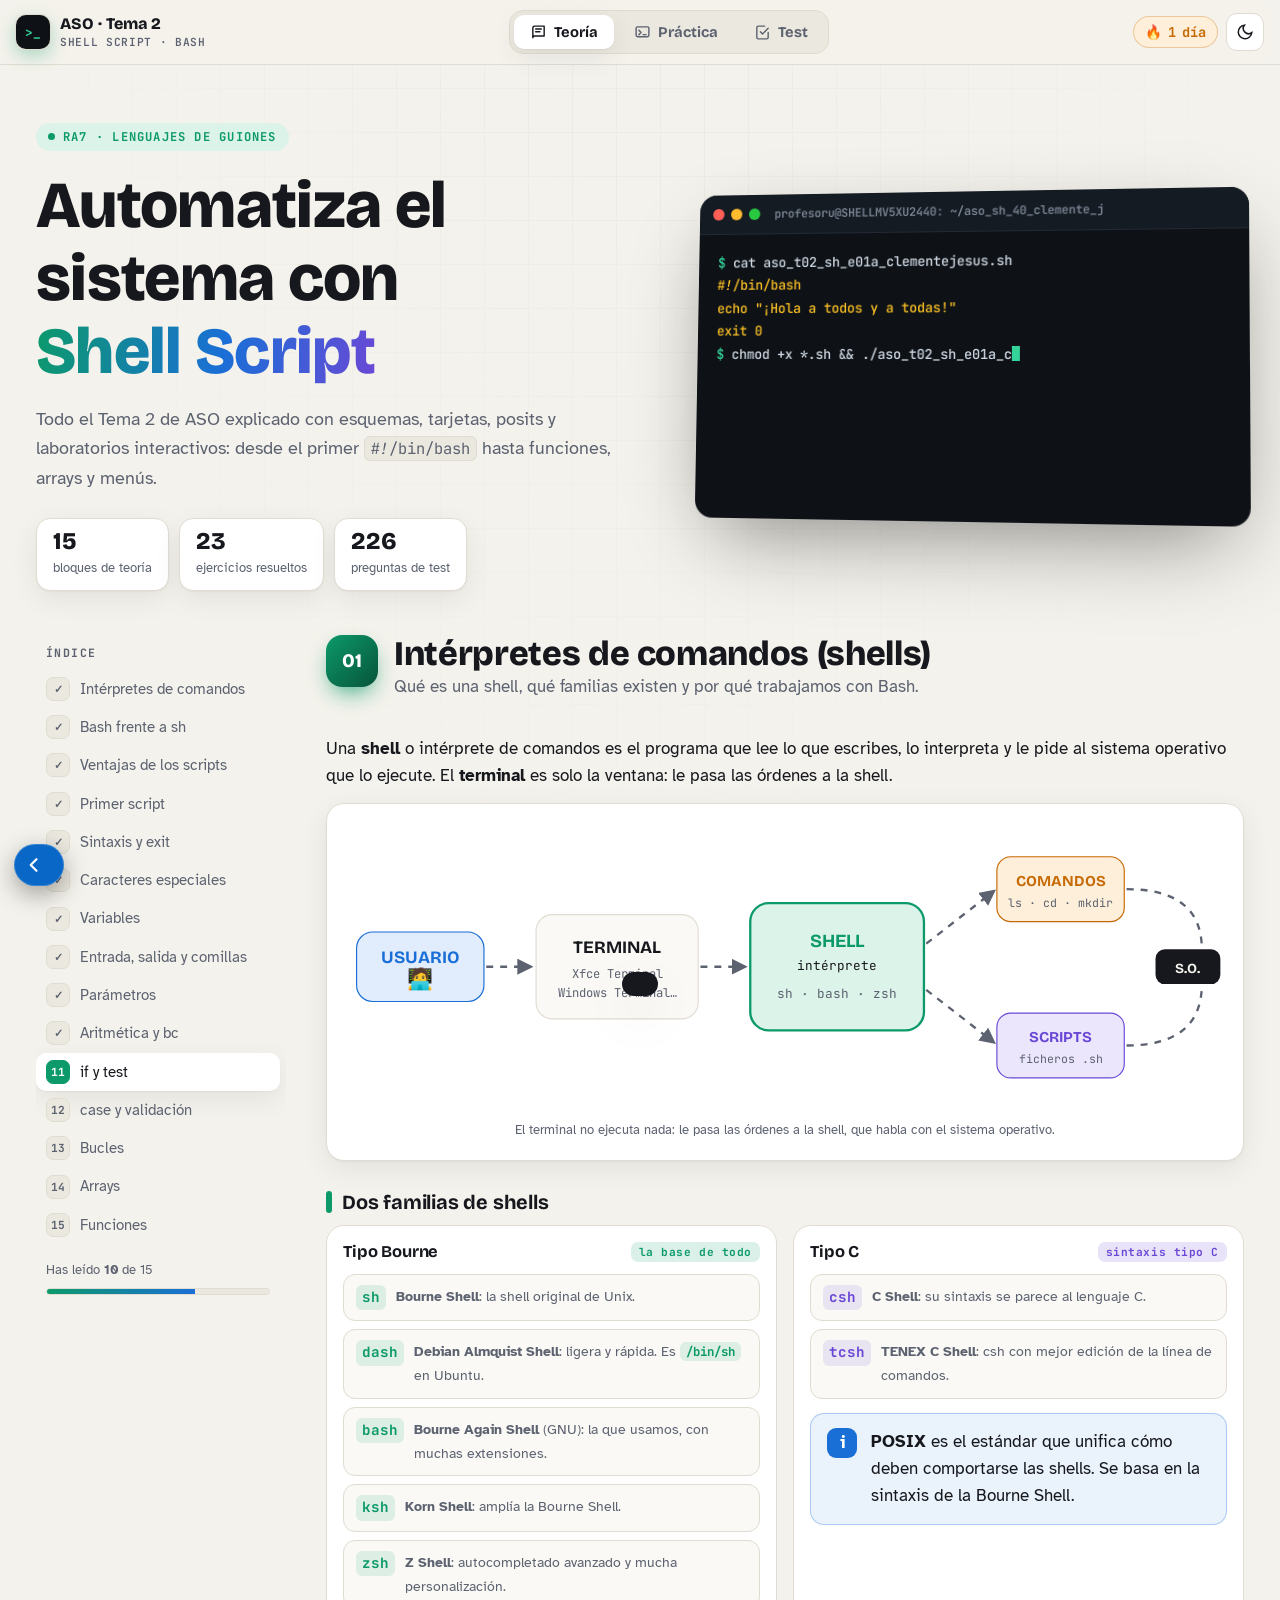
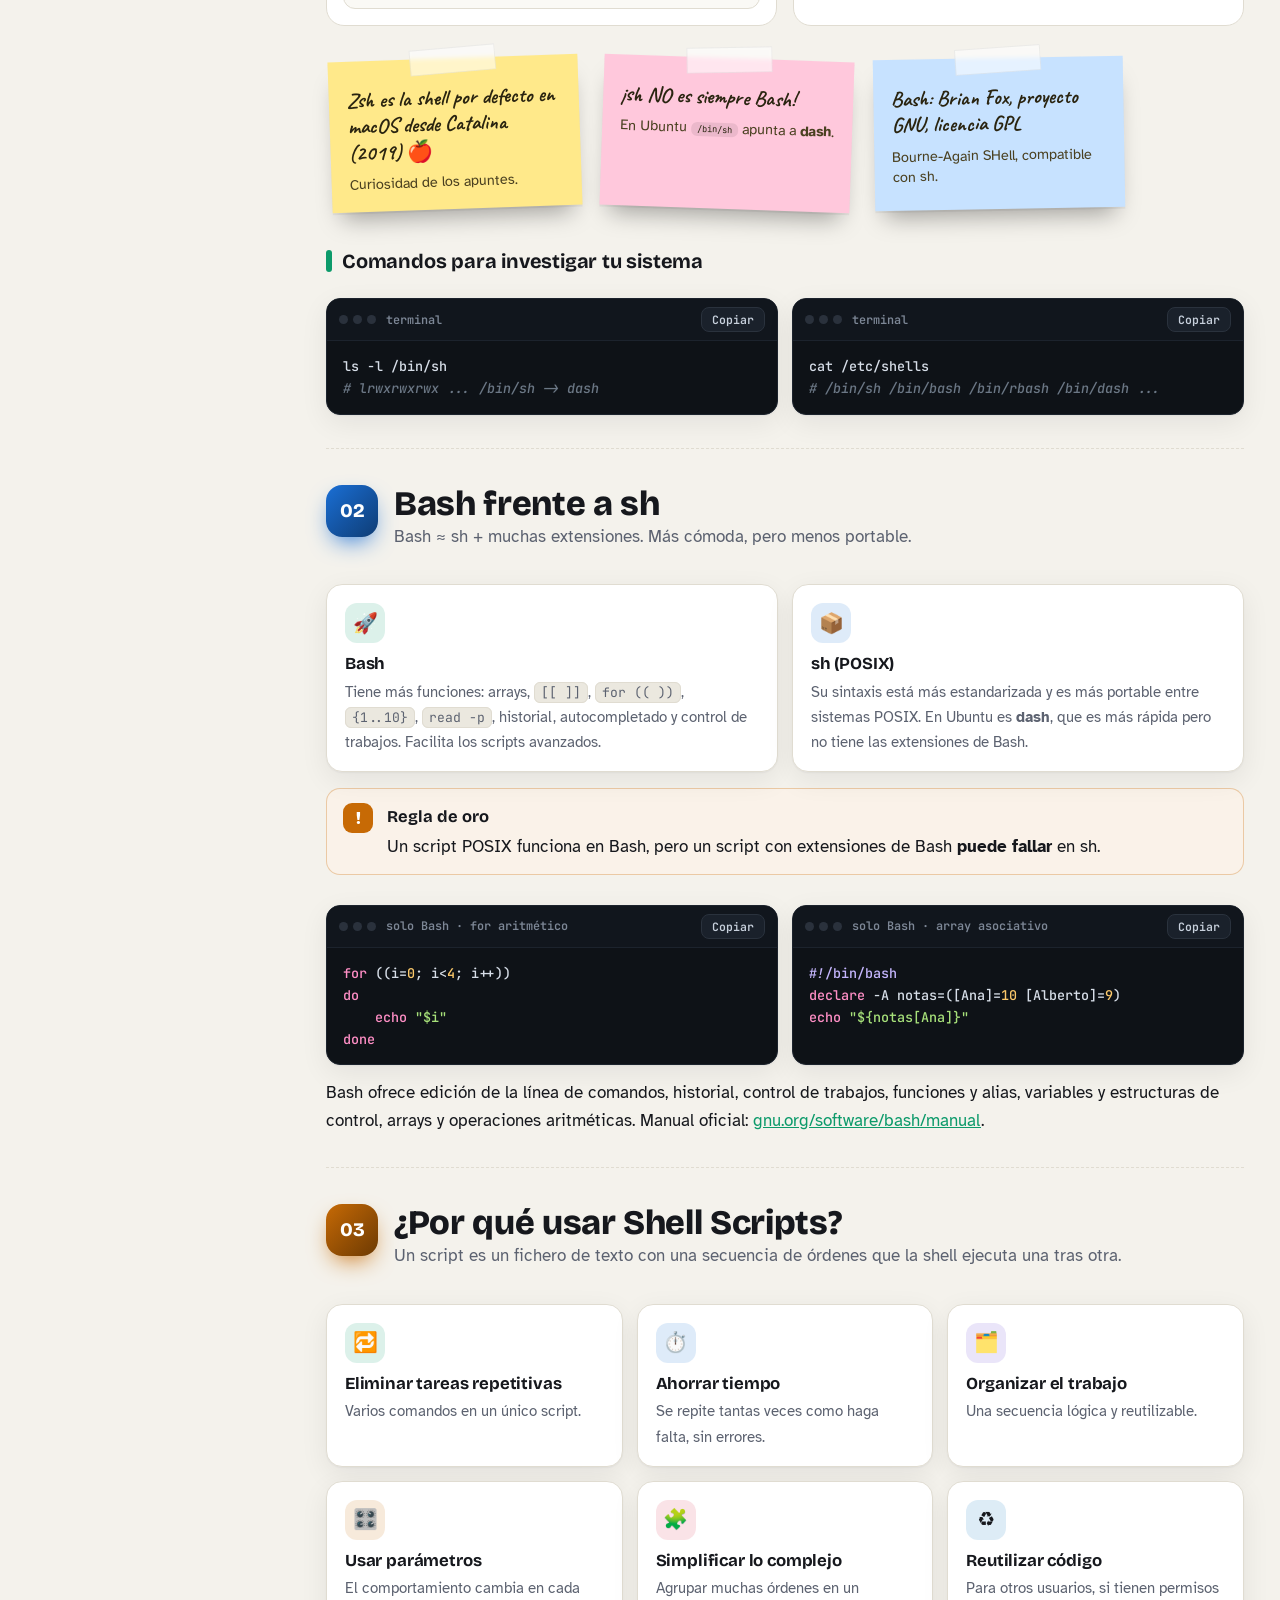
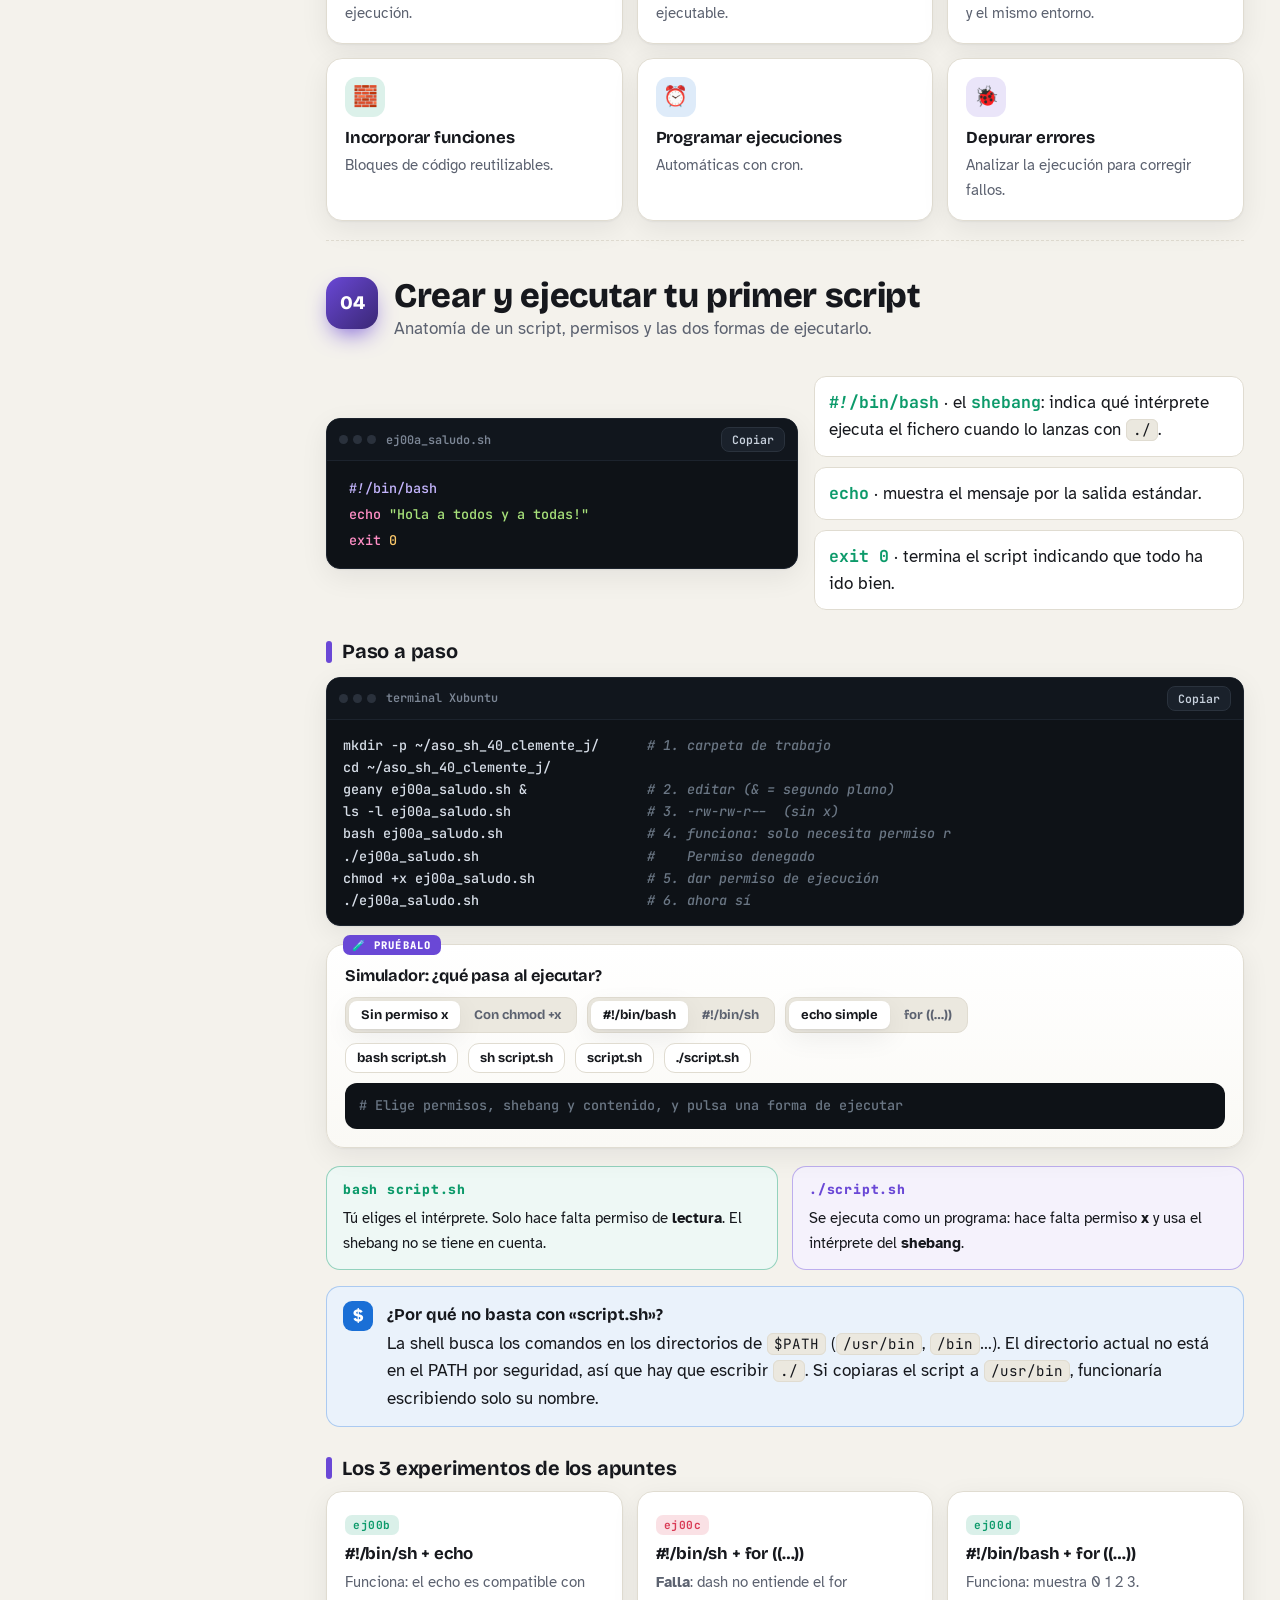
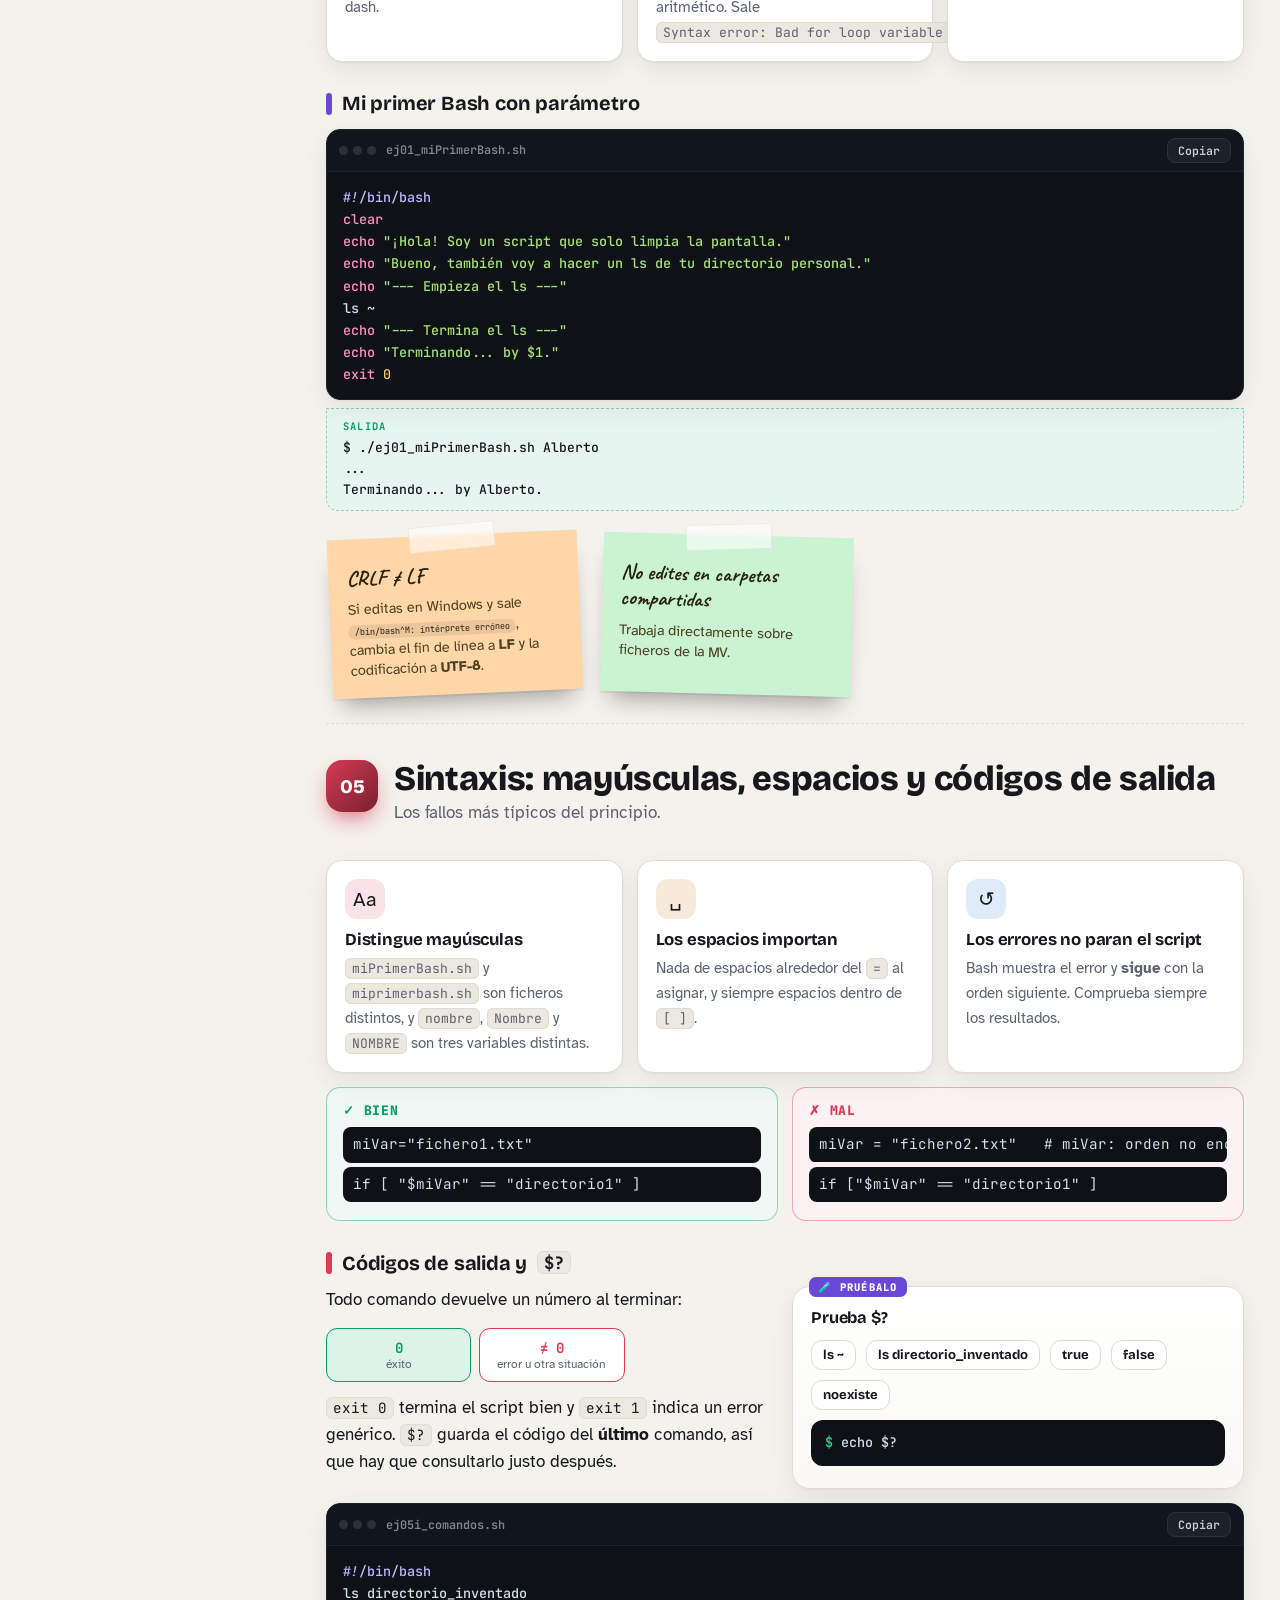
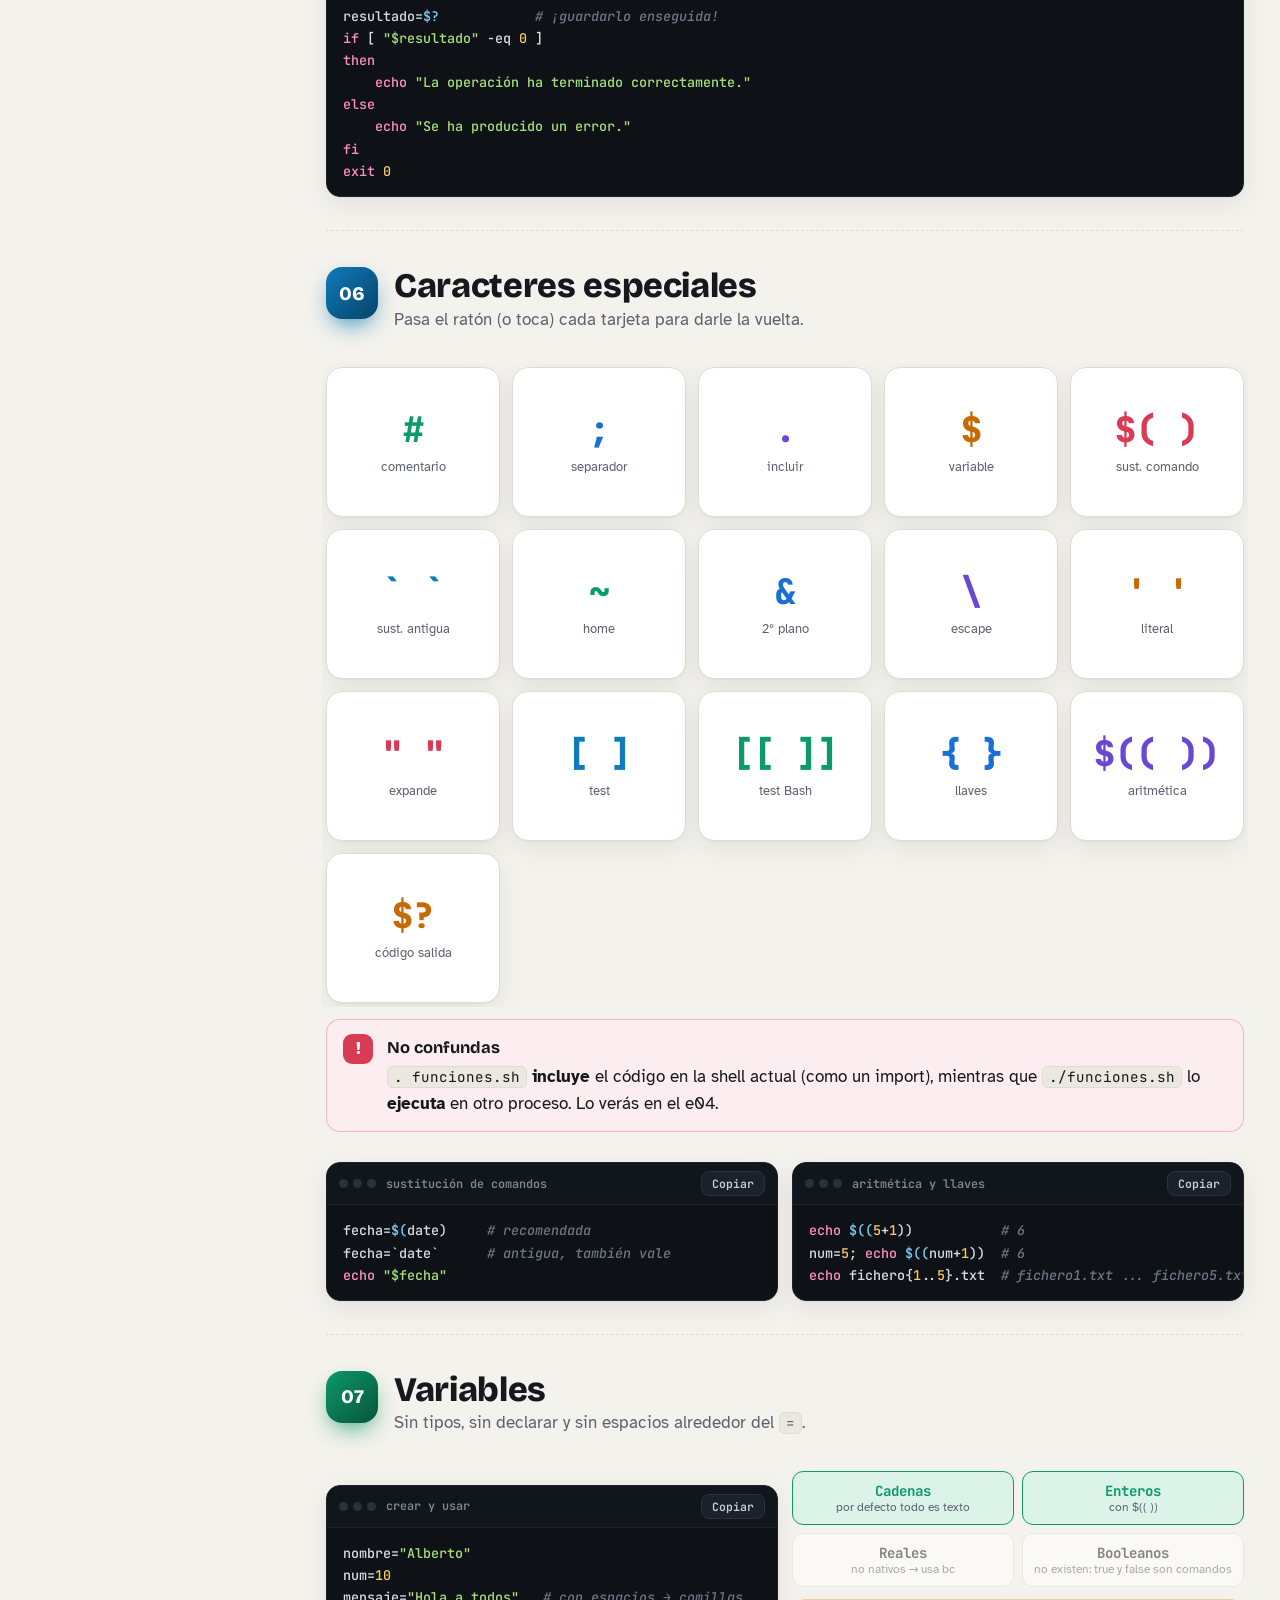
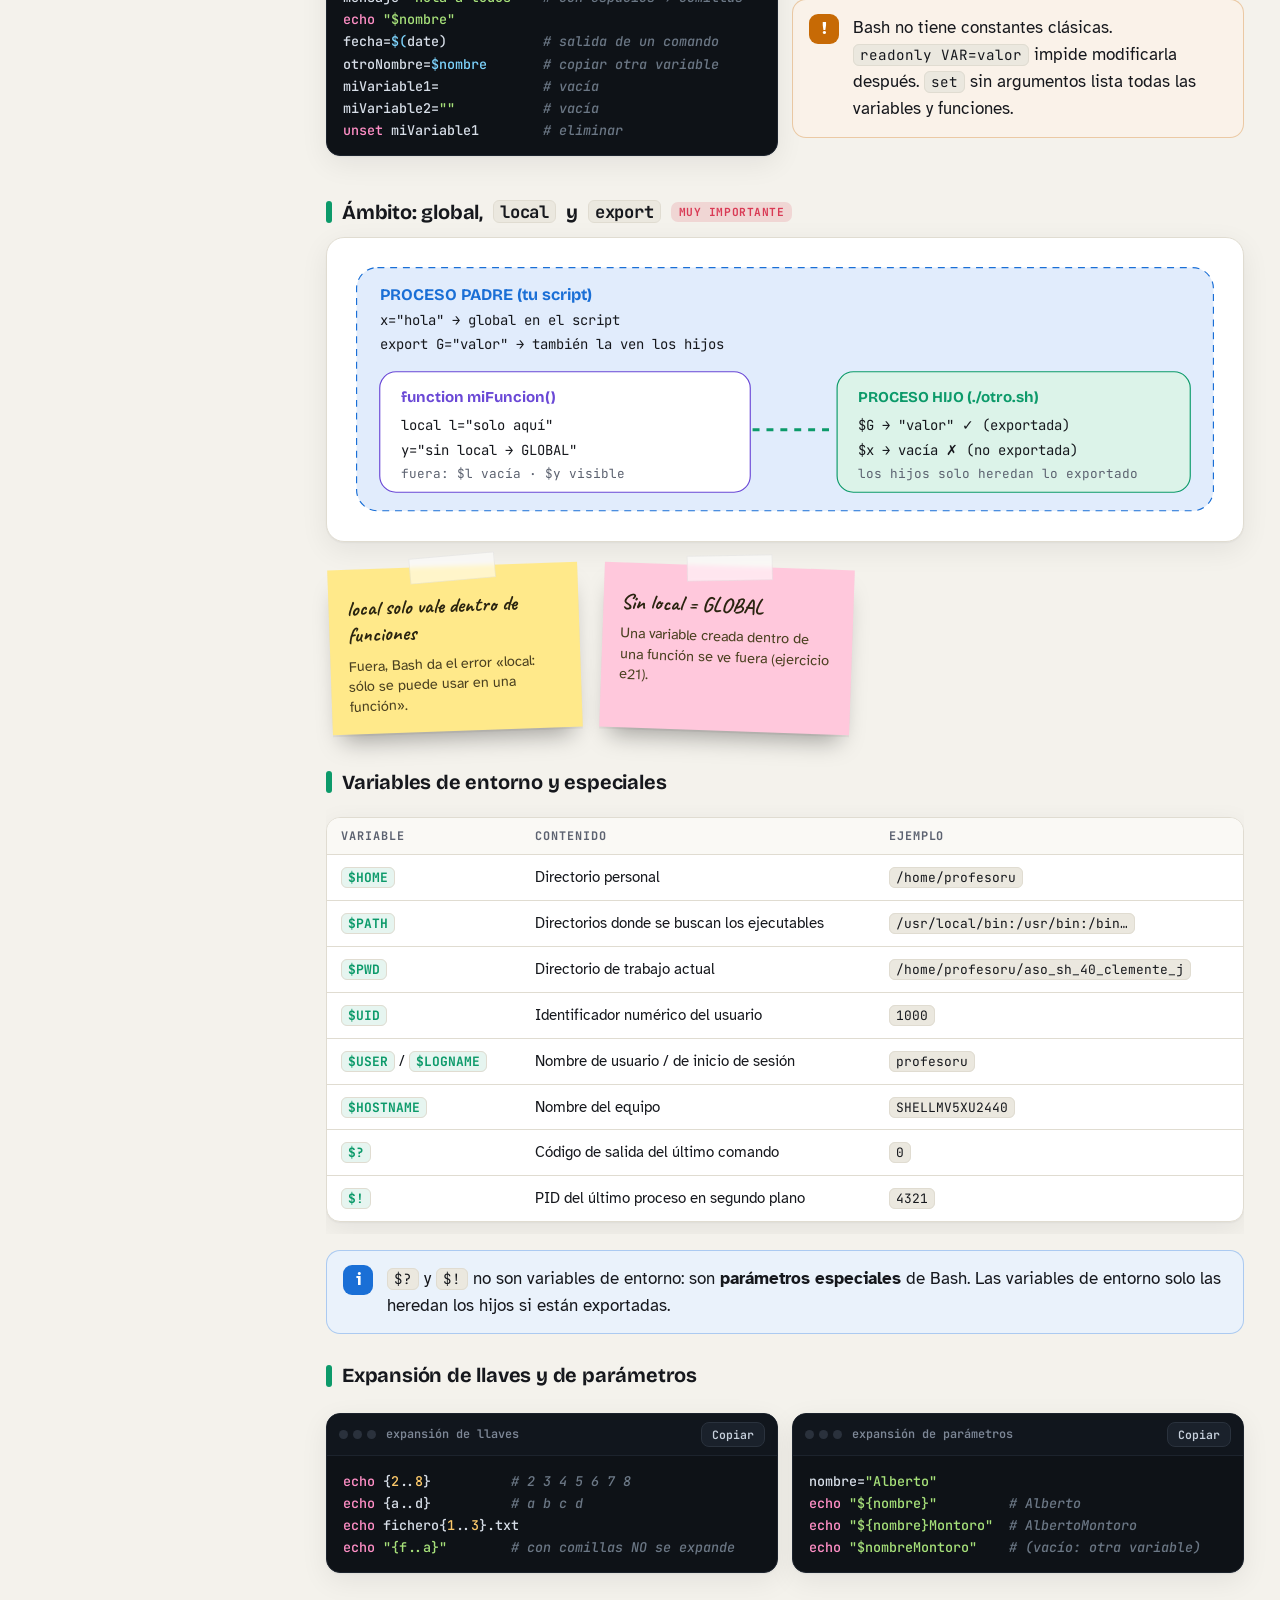
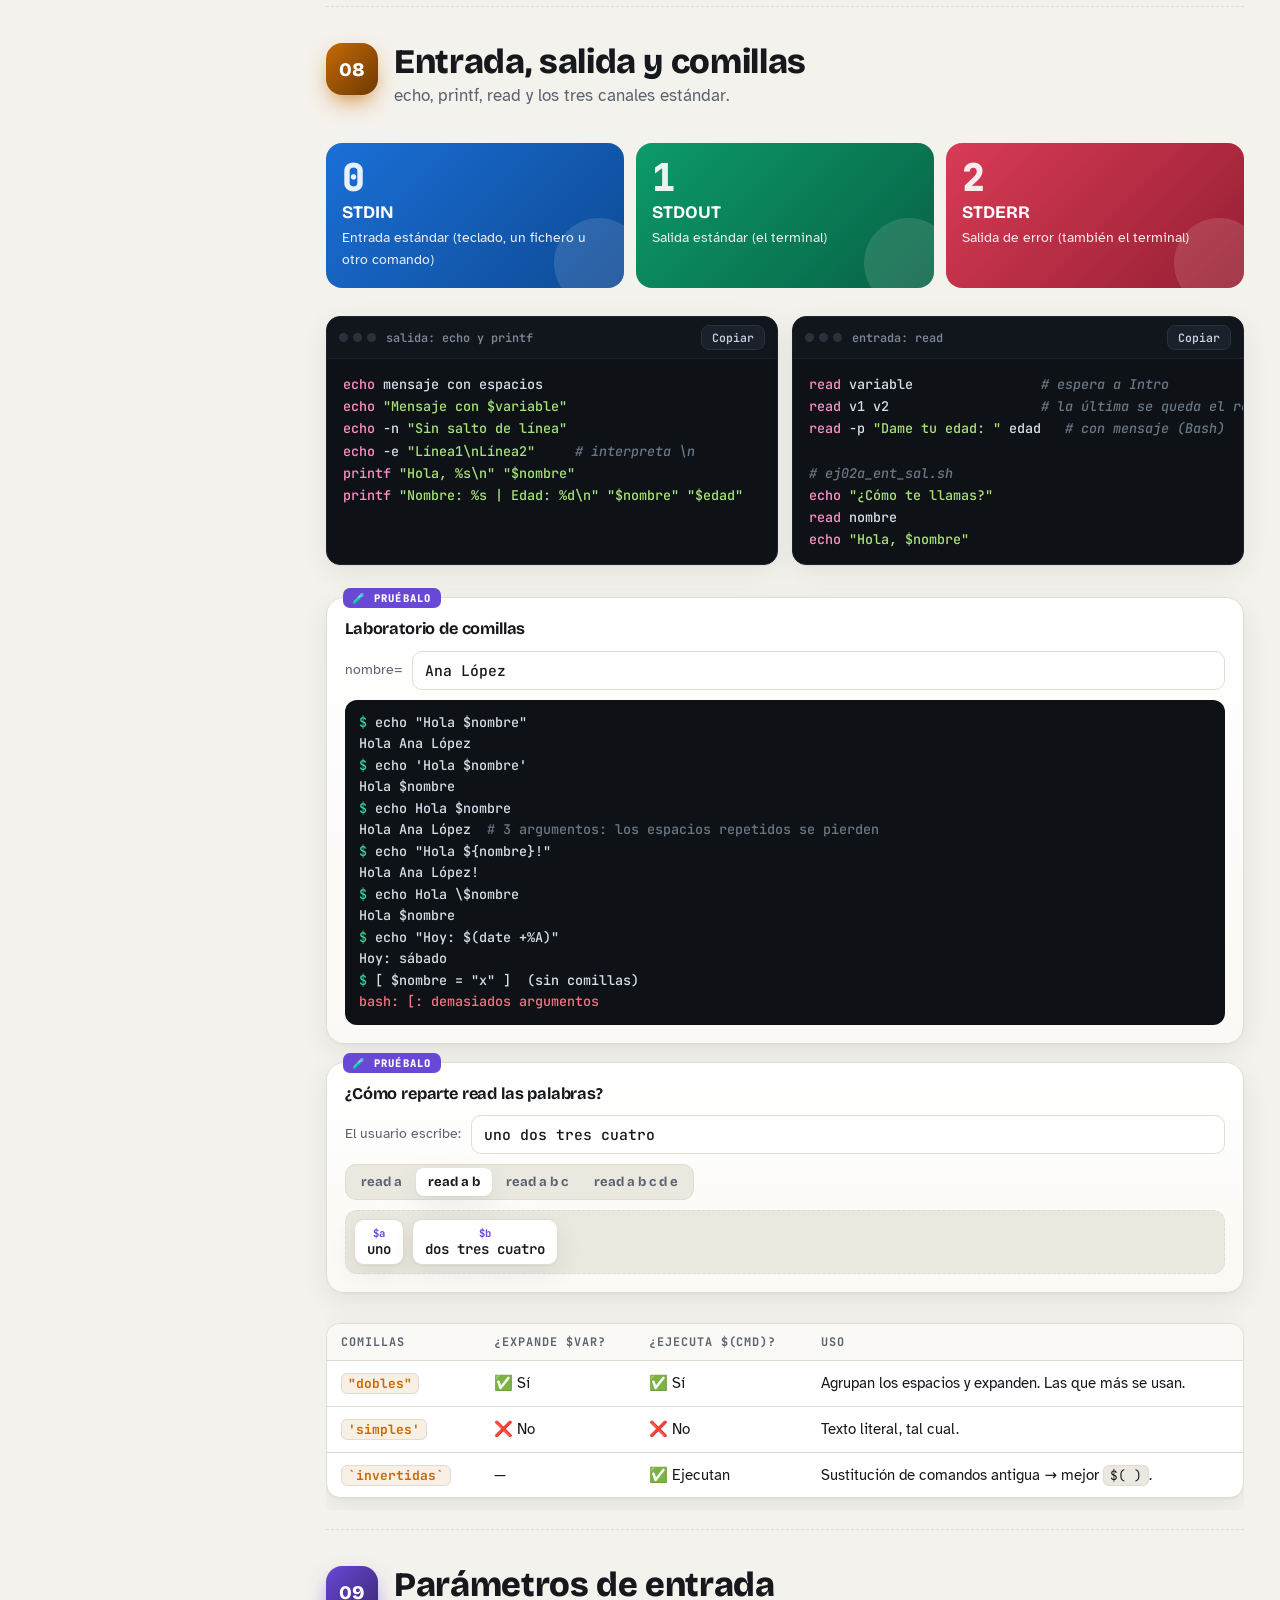
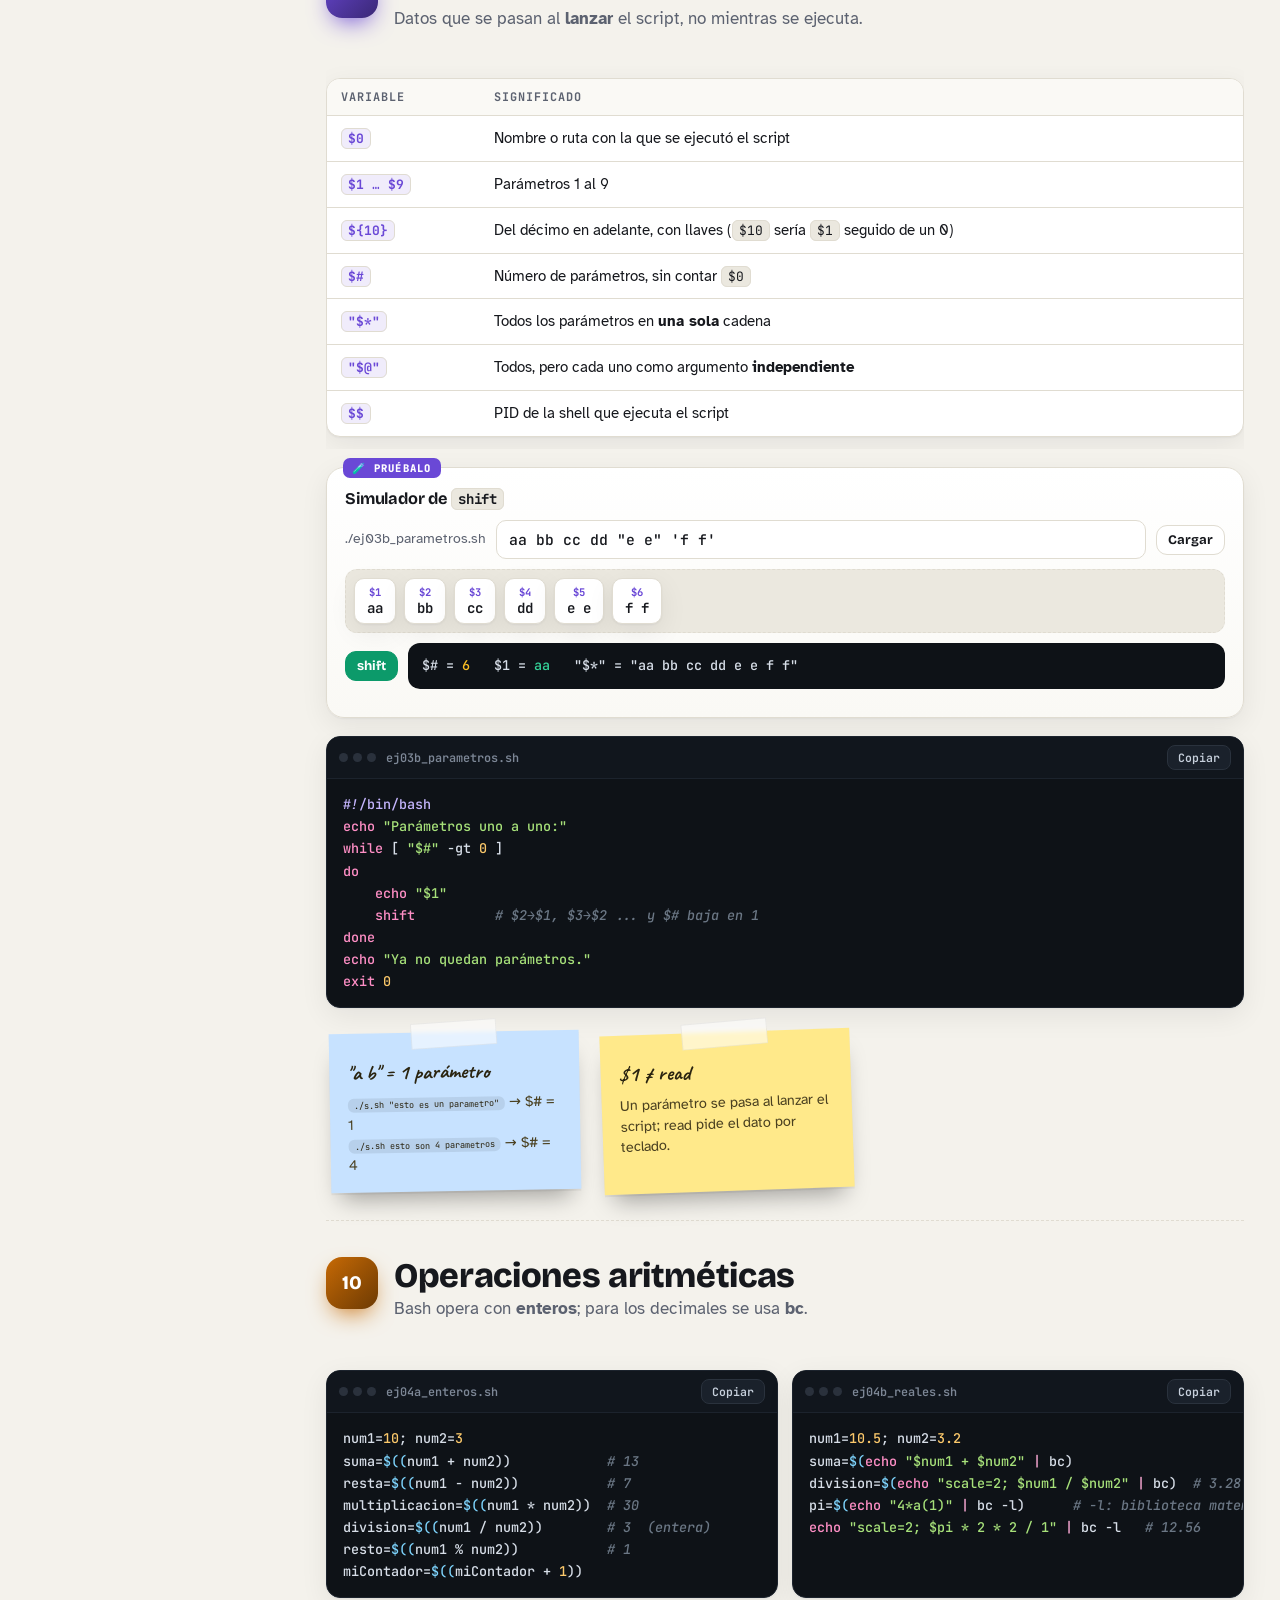
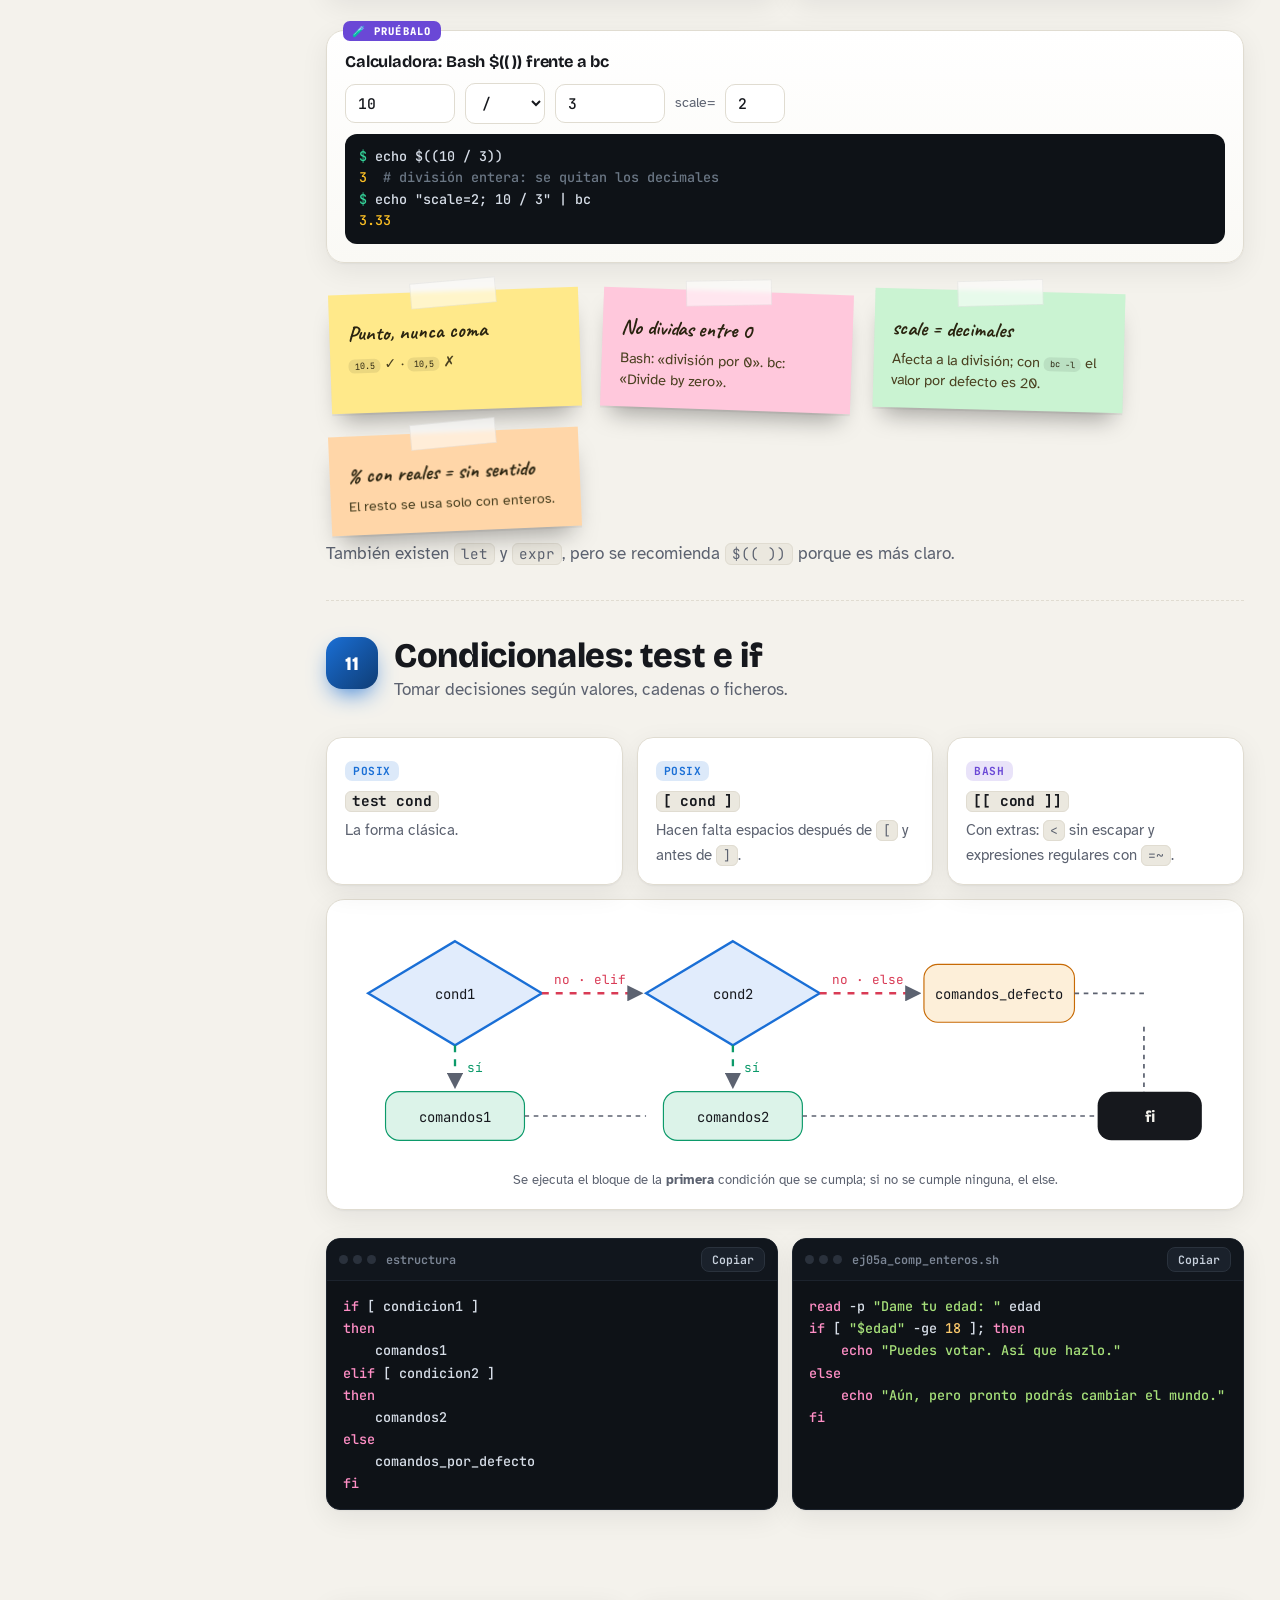
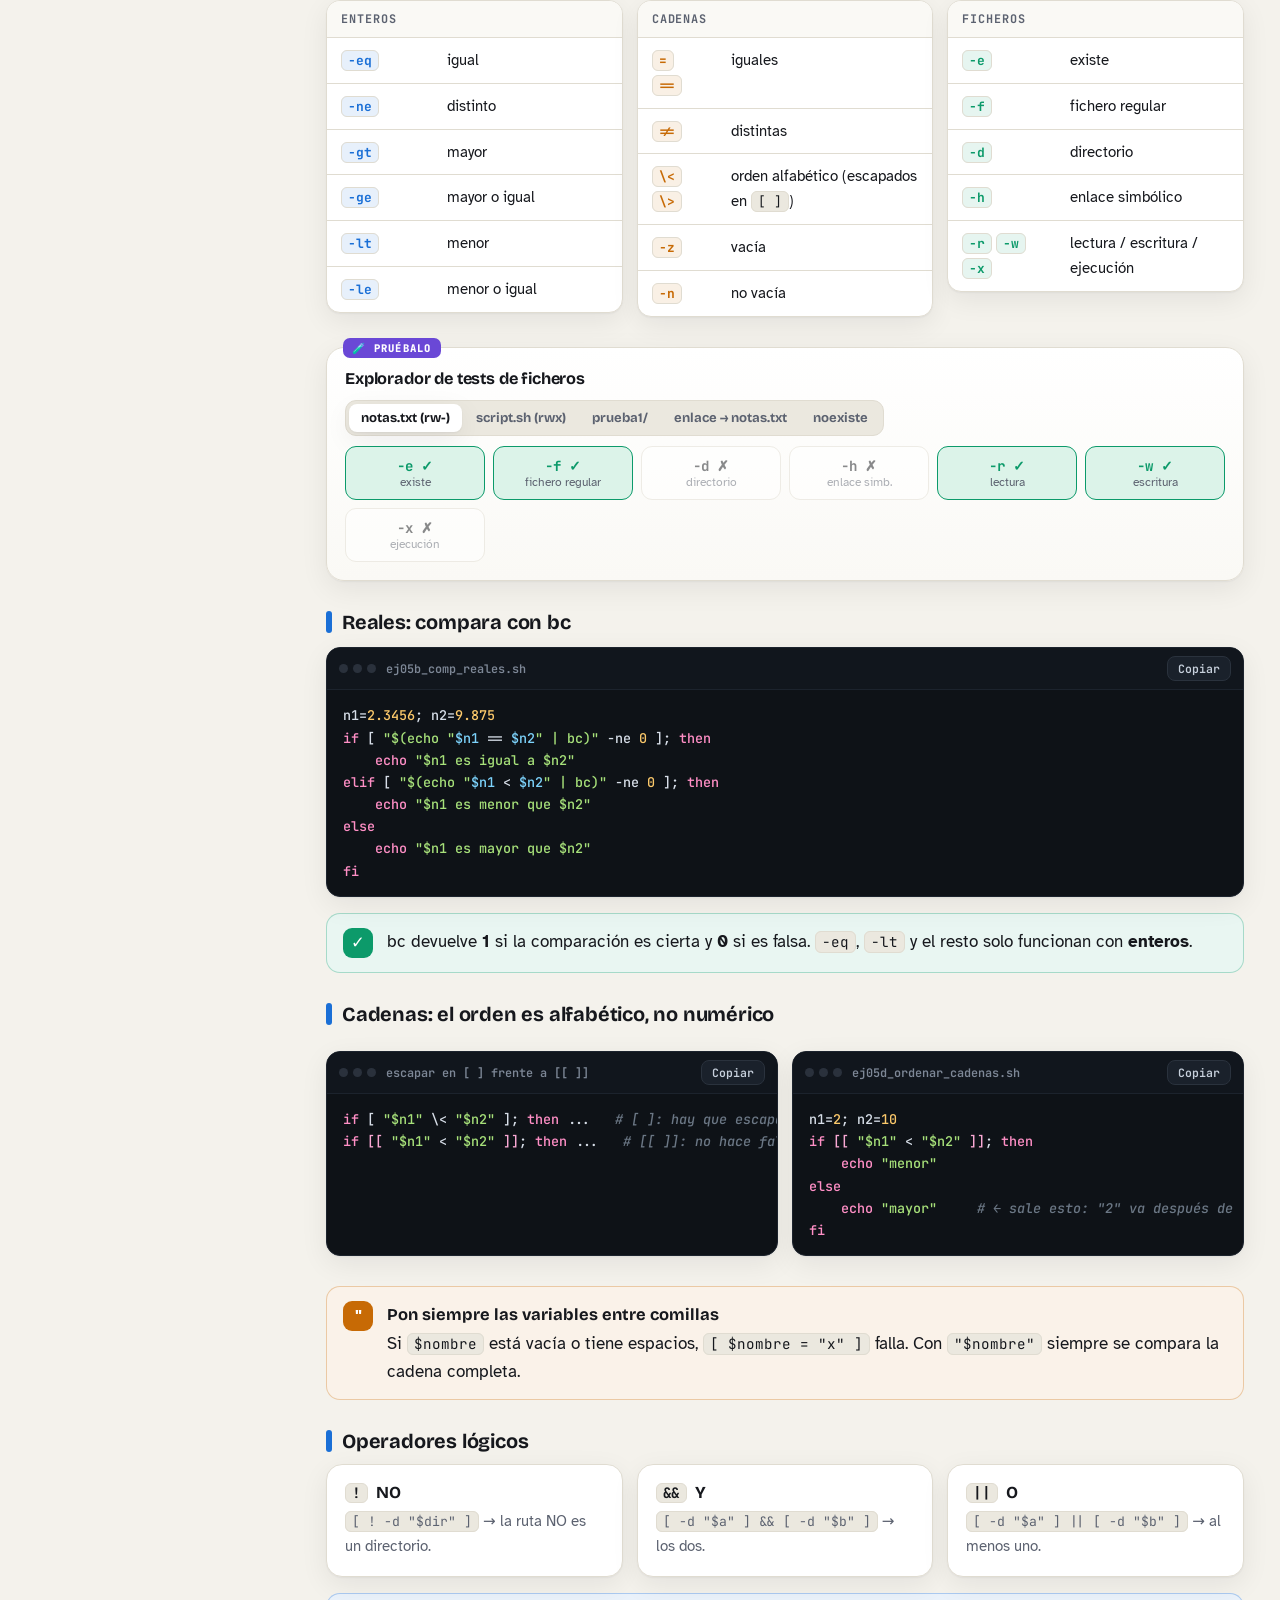
<file: temas/aso/tema-2.html>
<!doctype html>
<html lang="es">
<head>
<meta charset="utf-8">
<meta name="viewport" content="width=device-width,initial-scale=1,viewport-fit=cover">
<meta name="theme-color" content="#0b0e13">
<title>ASO · Tema 2 · Shell Script</title>
<meta name="description" content="Tema 2 de ASO: Shell Script en Bash. Teoría con esquemas, práctica de red y SSH, y test con rachas.">
<link rel="preconnect" href="https://fonts.googleapis.com">
<link rel="preconnect" href="https://fonts.gstatic.com" crossorigin>
<link rel="stylesheet" href="https://fonts.googleapis.com/css2?family=Bricolage+Grotesque:opsz,wght@12..96,500;12..96,700;12..96,800&family=Atkinson+Hyperlegible:ital,wght@0,400;0,700;1,400&family=JetBrains+Mono:wght@400;600;700&family=Caveat:wght@600;700&display=swap">
<style>
:root{
  --bg:#f4f2ec;--bg2:#ebe8df;--panel:#ffffff;--panel2:#faf9f5;--ink:#16181d;--muted:#5c6270;--line:#e0dcd1;
  --acc:#0c9a6a;--acc-soft:#dcf3e9;--amber:#c76a05;--amber-soft:#fdefd9;--violet:#6a48d6;--violet-soft:#ece6fd;
  --rose:#d93b55;--rose-soft:#fde3e8;--sky:#1a6fd6;--sky-soft:#e1ecfc;
  --code-bg:#0e1217;--code-fg:#d7dee8;--code-line:#1d242e;
  --shadow:0 1px 2px rgba(20,20,30,.05),0 8px 28px rgba(20,20,30,.07);
  --f-d:"Bricolage Grotesque",system-ui,sans-serif;--f-b:"Atkinson Hyperlegible",system-ui,sans-serif;--f-m:"JetBrains Mono",ui-monospace,Consolas,monospace;--f-h:"Caveat",cursive;
  --r:16px;color-scheme:light;
}
@media (prefers-color-scheme:dark){:root:not([data-theme="light"]){
  --bg:#0b0e13;--bg2:#10151c;--panel:#141a22;--panel2:#18202a;--ink:#e8ecf2;--muted:#97a1b2;--line:#252e3a;
  --acc:#34d399;--acc-soft:#10291f;--amber:#fbbf24;--amber-soft:#2d2210;--violet:#a78bfa;--violet-soft:#221b3b;
  --rose:#fb7185;--rose-soft:#341720;--sky:#60a5fa;--sky-soft:#13233b;
  --code-bg:#080b0f;--code-line:#161c24;--shadow:0 1px 2px rgba(0,0,0,.3),0 10px 30px rgba(0,0,0,.35);color-scheme:dark}}
:root[data-theme="dark"]{
  --bg:#0b0e13;--bg2:#10151c;--panel:#141a22;--panel2:#18202a;--ink:#e8ecf2;--muted:#97a1b2;--line:#252e3a;
  --acc:#34d399;--acc-soft:#10291f;--amber:#fbbf24;--amber-soft:#2d2210;--violet:#a78bfa;--violet-soft:#221b3b;
  --rose:#fb7185;--rose-soft:#341720;--sky:#60a5fa;--sky-soft:#13233b;
  --code-bg:#080b0f;--code-line:#161c24;--shadow:0 1px 2px rgba(0,0,0,.3),0 10px 30px rgba(0,0,0,.35);color-scheme:dark}
*{box-sizing:border-box}
html{scroll-behavior:smooth;scroll-padding-top:84px;-webkit-text-size-adjust:100%}
body{margin:0;background:var(--bg);color:var(--ink);font:16.5px/1.65 var(--f-b);overflow-x:hidden}
body::before{content:"";position:fixed;inset:0;pointer-events:none;z-index:-1;
  background-image:linear-gradient(var(--line) 1px,transparent 1px),linear-gradient(90deg,var(--line) 1px,transparent 1px);background-size:44px 44px;opacity:.35;
  mask-image:radial-gradient(ellipse at 50% 0%,#000 0%,transparent 70%);-webkit-mask-image:radial-gradient(ellipse at 50% 0%,#000 0%,transparent 70%)}
a{color:var(--acc)}
code,kbd{font-family:var(--f-m);font-size:.86em}
:not(pre)>code{background:var(--bg2);border:1px solid var(--line);padding:1px 6px;border-radius:6px;white-space:nowrap}
:focus-visible{outline:2.5px solid var(--acc);outline-offset:2px;border-radius:6px}
button{font:inherit;color:inherit;cursor:pointer}
h1,h2,h3,h4{font-family:var(--f-d);line-height:1.12;letter-spacing:-.01em;margin:0}
@media (prefers-reduced-motion:reduce){html{scroll-behavior:auto}*,*::before,*::after{animation-duration:.01ms!important;animation-iteration-count:1!important;transition-duration:.01ms!important}}

/* ── barra superior ── */
.top{position:sticky;top:0;z-index:50;display:flex;align-items:center;gap:12px;padding:10px max(16px,env(safe-area-inset-left));
  background:color-mix(in srgb,var(--bg) 82%,transparent);backdrop-filter:blur(14px) saturate(1.4);-webkit-backdrop-filter:blur(14px) saturate(1.4);border-bottom:1px solid var(--line)}
.brand{display:flex;align-items:center;gap:10px;font:800 1rem/1 var(--f-d);white-space:nowrap;text-decoration:none;color:var(--ink)}
.brand .logo{width:34px;height:34px;border-radius:10px;display:grid;place-items:center;background:var(--code-bg);color:#34d399;font:700 .8rem var(--f-m);box-shadow:0 0 0 1px var(--line),0 6px 18px color-mix(in srgb,var(--acc) 35%,transparent)}
.brand small{display:block;font:600 .7rem var(--f-m);color:var(--muted);letter-spacing:.06em;margin-top:3px}
.tabs{display:flex;gap:4px;margin:0 auto;padding:4px;background:var(--bg2);border:1px solid var(--line);border-radius:14px;position:relative}
.tabs a{position:relative;z-index:1;display:flex;align-items:center;gap:7px;padding:8px 16px;border-radius:10px;text-decoration:none;color:var(--muted);font:700 .92rem var(--f-d);transition:color .25s}
.tabs a svg{width:17px;height:17px}
.tabs a[aria-current="page"]{color:var(--ink)}
.tabs .pill{position:absolute;z-index:0;top:4px;bottom:4px;border-radius:10px;background:var(--panel);box-shadow:var(--shadow);transition:left .35s cubic-bezier(.3,1.3,.5,1),width .35s cubic-bezier(.3,1.3,.5,1)}
.tools{display:flex;gap:8px;align-items:center}
.chip-streak{display:flex;align-items:center;gap:6px;padding:6px 11px;border-radius:999px;background:var(--amber-soft);color:var(--amber);font:700 .85rem var(--f-m);border:1px solid color-mix(in srgb,var(--amber) 30%,transparent)}
.icon-btn{width:38px;height:38px;border-radius:11px;border:1px solid var(--line);background:var(--panel);display:grid;place-items:center}
.icon-btn svg{width:18px;height:18px}
@media (max-width:760px){.brand small,.brand .t{display:none}.tabs a span{display:none}.tabs a{padding:8px 14px}.chip-streak b{display:none}}

.view{display:none;animation:viewIn .5s cubic-bezier(.2,.8,.2,1)}
.view.on{display:block}
@keyframes viewIn{from{opacity:0;transform:translateY(14px)}to{opacity:1;transform:none}}
.container{max-width:1240px;margin:0 auto;padding:0 max(16px,env(safe-area-inset-left)) 120px}

/* ── hero ── */
.hero{display:grid;grid-template-columns:minmax(0,1.1fr) minmax(0,1fr);gap:40px;align-items:center;padding:56px 0 40px}
.eyebrow{display:inline-flex;gap:8px;align-items:center;font:700 .76rem var(--f-m);letter-spacing:.1em;text-transform:uppercase;color:var(--acc);background:var(--acc-soft);padding:6px 12px;border-radius:999px}
.eyebrow i{width:7px;height:7px;border-radius:50%;background:var(--acc);box-shadow:0 0 0 0 var(--acc);animation:ping 2s infinite}
@keyframes ping{70%{box-shadow:0 0 0 9px transparent}100%{box-shadow:0 0 0 0 transparent}}
.hero h1{font-size:clamp(2.3rem,5.4vw,4.1rem);font-weight:800;margin:18px 0 16px;text-wrap:balance}
.hero h1 .grad{background:linear-gradient(100deg,var(--acc),var(--sky) 55%,var(--violet));-webkit-background-clip:text;background-clip:text;color:transparent}
.hero p.lead{color:var(--muted);font-size:1.12rem;max-width:56ch;margin:0 0 24px}
.hero-stats{display:flex;gap:10px;flex-wrap:wrap}
.hero-stats div{background:var(--panel);border:1px solid var(--line);border-radius:14px;padding:10px 16px;box-shadow:var(--shadow)}
.hero-stats b{display:block;font:800 1.5rem/1 var(--f-d)}
.hero-stats span{font-size:.8rem;color:var(--muted)}
.termwin{background:var(--code-bg);border-radius:18px;box-shadow:0 30px 80px -20px rgba(0,0,0,.45),0 0 0 1px rgba(255,255,255,.06);overflow:hidden;transform:perspective(1200px) rotateY(-7deg) rotateX(3deg);transition:transform .6s}
.termwin:hover{transform:none}
.termwin .bar{display:flex;gap:7px;align-items:center;padding:12px 14px;background:#151b23;border-bottom:1px solid #222a35}
.termwin .bar i{width:12px;height:12px;border-radius:50%;background:#ff5f57}.termwin .bar i:nth-child(2){background:#febc2e}.termwin .bar i:nth-child(3){background:#28c840}
.termwin .bar span{margin-left:8px;font:600 .75rem var(--f-m);color:#7d8796}
.termwin pre{margin:0;padding:18px 20px 22px;min-height:290px;font:500 .86rem/1.7 var(--f-m);color:#cfd8e3;white-space:pre-wrap}
.termwin .p{color:#34d399}.termwin .c{color:#7d8796}.termwin .o{color:#fbbf24}
.cursor{display:inline-block;width:8px;height:1.05em;background:#34d399;vertical-align:-2px;animation:blink 1s steps(2) infinite}
@keyframes blink{50%{opacity:0}}
@media (max-width:900px){.hero{grid-template-columns:minmax(0,1fr);padding-top:32px}.termwin{transform:none}}

/* ── layout teoría ── */
.layout{display:grid;grid-template-columns:250px minmax(0,1fr);gap:40px}
.toc{position:sticky;top:78px;align-self:start;max-height:calc(100vh - 96px);overflow:auto;padding:8px 6px 20px 0}
.toc h4{font:700 .72rem var(--f-m);letter-spacing:.12em;text-transform:uppercase;color:var(--muted);margin:6px 10px 10px}
.toc a{display:flex;gap:10px;align-items:center;padding:7px 10px;border-radius:10px;text-decoration:none;color:var(--muted);font-size:.92rem;transition:background .2s,color .2s}
.toc a b{font:700 .7rem var(--f-m);width:24px;height:24px;border-radius:7px;display:grid;place-items:center;background:var(--bg2);border:1px solid var(--line);flex:none;transition:all .25s}
.toc a:hover{background:var(--panel);color:var(--ink)}
.toc a.active{color:var(--ink);background:var(--panel);box-shadow:var(--shadow)}
.toc a.active b{background:var(--acc);color:#fff;border-color:var(--acc)}
.toc a.read b::after{content:"✓"}.toc a.read b span{display:none}
.toc .prog{margin:16px 10px 0;font-size:.8rem;color:var(--muted)}
.toc .prog .bar{height:7px;border-radius:9px;background:var(--bg2);overflow:hidden;margin-top:7px;border:1px solid var(--line)}
.toc .prog .bar i{display:block;height:100%;width:0;background:linear-gradient(90deg,var(--acc),var(--sky));transition:width .5s}
@media (max-width:1020px){.layout{grid-template-columns:minmax(0,1fr)}.toc{display:none}}
.mobile-toc{display:none;gap:8px;overflow-x:auto;padding:4px 0 14px;scrollbar-width:none}
.mobile-toc a{flex:none;padding:7px 12px;border-radius:999px;background:var(--panel);border:1px solid var(--line);text-decoration:none;color:var(--ink);font-size:.85rem}
@media (max-width:1020px){.mobile-toc{display:flex}}

.sec{padding:36px 0 18px;border-top:1px dashed var(--line)}
.sec:first-child{border-top:0;padding-top:4px}
.sec-head{display:flex;gap:16px;align-items:flex-start;margin-bottom:20px}
.sec-num{flex:none;width:52px;height:52px;border-radius:16px;display:grid;place-items:center;font:800 1.2rem var(--f-d);color:#fff;background:linear-gradient(135deg,var(--c,var(--acc)),color-mix(in srgb,var(--c,var(--acc)) 55%,#000));box-shadow:0 10px 24px -8px var(--c,var(--acc))}
.sec-head h2{font-size:clamp(1.6rem,3vw,2.15rem);font-weight:800}
.sec-head p{margin:6px 0 0;color:var(--muted)}
.sec h3{font-size:1.25rem;margin:30px 0 12px;display:flex;flex-wrap:wrap;gap:10px;align-items:center}
.sec h3::before{content:"";width:6px;height:22px;border-radius:4px;background:var(--c,var(--acc))}
.sec p{margin:0 0 14px}
.muted{color:var(--muted)}

/* revelar al hacer scroll */
.rv{opacity:0;transform:translateY(22px);transition:opacity .7s cubic-bezier(.2,.8,.2,1),transform .7s cubic-bezier(.2,.8,.2,1)}
.rv.in{opacity:1;transform:none}

/* tarjetas */
.grid{display:grid;gap:14px}
.g2{grid-template-columns:repeat(2,minmax(0,1fr))}.g3{grid-template-columns:repeat(3,minmax(0,1fr))}.g4{grid-template-columns:repeat(4,minmax(0,1fr))}
@media (max-width:860px){.g3,.g4{grid-template-columns:repeat(2,minmax(0,1fr))}}
@media (max-width:560px){.g2,.g3,.g4{grid-template-columns:minmax(0,1fr)}}
.card{background:var(--panel);border:1px solid var(--line);border-radius:var(--r);padding:18px 18px 16px;box-shadow:var(--shadow);position:relative;transition:transform .3s cubic-bezier(.2,.8,.2,1),box-shadow .3s,border-color .3s}
.card.hov:hover{transform:translateY(-4px);border-color:color-mix(in srgb,var(--c,var(--acc)) 45%,var(--line));box-shadow:0 18px 40px -16px color-mix(in srgb,var(--c,var(--acc)) 50%,transparent)}
.card h4{font-size:1.05rem;margin-bottom:6px;display:flex;align-items:center;gap:8px}
.card p{margin:0;color:var(--muted);font-size:.95rem}
.card .ic{width:40px;height:40px;border-radius:12px;display:grid;place-items:center;font-size:1.25rem;background:color-mix(in srgb,var(--c,var(--acc)) 14%,transparent);margin-bottom:12px}
.tag{display:inline-block;font:700 .7rem var(--f-m);letter-spacing:.05em;padding:3px 8px;border-radius:7px;background:color-mix(in srgb,var(--c,var(--acc)) 15%,transparent);color:var(--c,var(--acc))}

/* posits */
.postits{display:flex;flex-wrap:wrap;gap:22px;padding:10px 4px}
.postit{--pc:#ffe98a;position:relative;width:min(100%,250px);padding:26px 18px 18px;background:var(--pc);color:#2a2410;font:700 1.32rem/1.25 var(--f-h);
  box-shadow:0 2px 0 rgba(0,0,0,.05),0 16px 24px -10px rgba(0,0,0,.35);transform:rotate(var(--rot,-2deg));transition:transform .35s cubic-bezier(.3,1.4,.5,1)}
.postit:hover{transform:rotate(0) scale(1.05);z-index:2}
.postit::before{content:"";position:absolute;top:-11px;left:50%;width:84px;height:24px;transform:translateX(-50%) rotate(-3deg);background:rgba(255,255,255,.55);border:1px solid rgba(0,0,0,.06);backdrop-filter:blur(2px)}
.postit code{white-space:normal;word-break:break-word;font-size:.6em;background:rgba(0,0,0,.08);border:0;color:#2a2410}
.postit small{display:block;font:400 .9rem/1.4 var(--f-b);margin-top:8px;color:#4a4020}
.postit.pink{--pc:#ffc8dc;--rot:2deg}.postit.blue{--pc:#c7e2ff;--rot:-1deg}.postit.green{--pc:#caf3d2;--rot:1.5deg}.postit.orange{--pc:#ffd6a8;--rot:-2.5deg}

/* notas */
.note{display:flex;gap:14px;padding:14px 16px;border-radius:14px;border:1px solid color-mix(in srgb,var(--c) 30%,transparent);background:color-mix(in srgb,var(--c) 9%,var(--panel));margin:16px 0}
.note .ni{flex:none;width:30px;height:30px;border-radius:9px;display:grid;place-items:center;background:var(--c);color:#fff;font-weight:700}
.note p{margin:0}.note p+p{margin-top:6px}
.note.tip{--c:var(--acc)}.note.warn{--c:var(--amber)}.note.info{--c:var(--sky)}.note.bad{--c:var(--rose)}.note.vio{--c:var(--violet)}
.note b.t{display:block;font-family:var(--f-d);margin-bottom:2px}

/* código */
.code{position:relative;margin:14px 0;border-radius:14px;background:var(--code-bg);border:1px solid #1c232d;overflow:hidden;box-shadow:var(--shadow)}
.code .ch{display:flex;align-items:center;gap:10px;padding:8px 12px;border-bottom:1px solid #1c232d;background:#11161d;font:600 .74rem var(--f-m);color:#7d8796}
.code .ch .dots{display:flex;gap:5px}.code .ch .dots i{width:9px;height:9px;border-radius:50%;background:#2a313c}
.code .ch .fn{flex:1;overflow:hidden;text-overflow:ellipsis;white-space:nowrap}
.code pre{font-variant-ligatures:none;margin:0;padding:14px 16px;overflow:auto;font:500 .84rem/1.65 var(--f-m);color:var(--code-fg);tab-size:4}
.code pre .ln{display:inline-block;width:2.2em;color:#3c4654;user-select:none;text-align:right;margin-right:14px}
.copy{border:1px solid #2a323d;background:#1a212b;color:#c7d0dc;border-radius:8px;padding:4px 10px;font:600 .72rem var(--f-m);transition:all .2s}
.copy:hover{background:#243040}.copy.ok{background:#0f5132;border-color:#198754;color:#b9f6ca}
.k-kw{color:#ff8fc6}.k-str{color:#a7e17a}.k-var{color:#7dd3fc}.k-com{color:#6b7785;font-style:italic}.k-num{color:#fcc96b}.k-op{color:#f9a8d4}.k-sb{color:#c4b5fd}
.out{margin:-6px 0 14px;border-radius:0 0 12px 12px;padding:10px 16px;background:color-mix(in srgb,var(--acc) 10%,var(--panel));border:1px dashed color-mix(in srgb,var(--acc) 40%,transparent);font:500 .82rem/1.6 var(--f-m);white-space:pre-wrap}
.out::before{content:"SALIDA";display:block;font:700 .65rem var(--f-m);letter-spacing:.12em;color:var(--acc);margin-bottom:4px}

/* tablas */
.tbl{width:100%;border-collapse:separate;border-spacing:0;background:var(--panel);border:1px solid var(--line);border-radius:14px;overflow:hidden;font-size:.94rem;box-shadow:var(--shadow);margin:12px 0}
.tbl th,.tbl td{padding:10px 14px;text-align:left;border-bottom:1px solid var(--line);vertical-align:top}
.tbl th{font:700 .74rem var(--f-m);letter-spacing:.08em;text-transform:uppercase;color:var(--muted);background:var(--panel2)}
.tbl tr:last-child td{border-bottom:0}
.tbl tbody tr{transition:background .2s}.tbl tbody tr:hover{background:var(--panel2)}
.tbl td:first-child code{font-weight:700;color:var(--c,var(--acc));background:color-mix(in srgb,var(--c,var(--acc)) 10%,transparent)}
.tscroll{overflow-x:auto}

/* comparativa sí/no */
.vs{display:grid;grid-template-columns:repeat(2,minmax(0,1fr));gap:14px}
.vs>div{border-radius:14px;padding:14px 16px;border:1px solid var(--line);background:var(--panel)}
.vs .ok{border-color:color-mix(in srgb,var(--acc) 40%,transparent);background:color-mix(in srgb,var(--acc) 7%,var(--panel))}
.vs .ko{border-color:color-mix(in srgb,var(--rose) 40%,transparent);background:color-mix(in srgb,var(--rose) 7%,var(--panel))}
.vs h5{margin:0 0 8px;font:800 .82rem var(--f-m);letter-spacing:.06em}
.vs .ok h5{color:var(--acc)}.vs .ko h5{color:var(--rose)}
.vs code{display:block;white-space:pre;margin:4px 0;padding:6px 10px;background:var(--code-bg);color:var(--code-fg);border:0;border-radius:8px;overflow:auto}
@media (max-width:560px){.vs{grid-template-columns:minmax(0,1fr)}}

/* tarjetas giratorias (caracteres) */
.flips{overflow:hidden;padding:4px;margin:-4px;display:grid;grid-template-columns:repeat(auto-fill,minmax(150px,1fr));gap:12px}
.flip{perspective:900px;height:150px;border:0;background:none;padding:0;text-align:left}
.flip .in{position:relative;width:100%;height:100%;transition:transform .6s cubic-bezier(.3,1.3,.5,1);transform-style:preserve-3d}
.flip.on .in,.flip:focus-visible .in{transform:rotateY(180deg)}
@media (hover:hover){.flip:hover .in{transform:rotateY(180deg)}}
.flip .fa,.flip .fb{position:absolute;inset:0;border-radius:16px;backface-visibility:hidden;-webkit-backface-visibility:hidden;padding:14px;display:flex;flex-direction:column;justify-content:center;border:1px solid var(--line)}
.flip .fa{background:var(--panel);box-shadow:var(--shadow);align-items:center;text-align:center}
.flip .fa b{font:800 2.2rem var(--f-m);color:var(--c,var(--acc))}
.flip .fa span{font-size:.8rem;color:var(--muted);margin-top:4px}
.flip .fb{transform:rotateY(180deg);background:var(--code-bg);color:#d7dee8;font-size:.84rem;line-height:1.45}
.flip .fb strong{color:#34d399;font-family:var(--f-d);font-size:.95rem;margin-bottom:4px}
.flip .fb code{background:#1a212b;border:0;color:#fcc96b;white-space:normal}

/* diagramas */
.diagram{background:var(--panel);border:1px solid var(--line);border-radius:18px;padding:18px;box-shadow:var(--shadow);margin:14px 0;overflow-x:auto}
.diagram svg{display:block;width:100%;height:auto;min-width:520px}
.diagram .cap{font-size:.84rem;color:var(--muted);margin-top:8px;text-align:center}
.flow{stroke-dasharray:6 6;animation:flow 1.2s linear infinite}
@keyframes flow{to{stroke-dashoffset:-24}}
.svg-t{font-family:var(--f-d);font-weight:700}
.svg-m{font-family:var(--f-m)}
.node rect{transition:transform .3s}
.pulse{animation:pulse 2.4s ease-in-out infinite;transform-origin:center;transform-box:fill-box}
@keyframes pulse{50%{transform:scale(1.06)}}

/* widgets interactivos */
.lab{background:linear-gradient(180deg,var(--panel),var(--panel2));border:1px solid var(--line);border-radius:18px;padding:18px;box-shadow:var(--shadow);margin:18px 0;position:relative}
.lab::before{content:"🧪 PRUÉBALO";position:absolute;top:-10px;left:16px;font:800 .66rem var(--f-m);letter-spacing:.12em;background:var(--violet);color:#fff;padding:3px 9px;border-radius:7px}
.lab h4{font-size:1.02rem;margin:4px 0 12px}
.lab .row{display:flex;gap:10px;flex-wrap:wrap;align-items:center;margin-bottom:10px}
.lab input[type=text],.lab select{font:500 .92rem var(--f-m);padding:9px 12px;border-radius:10px;border:1px solid var(--line);background:var(--panel);color:var(--ink);min-width:0;flex:1}
.lab label{font-size:.85rem;color:var(--muted)}
.btn{display:inline-flex;align-items:center;gap:8px;padding:9px 16px;border-radius:11px;border:1px solid var(--line);background:var(--panel);font:700 .9rem var(--f-d);transition:transform .15s,background .2s,box-shadow .2s}
.btn:hover{transform:translateY(-1px);box-shadow:var(--shadow)}
.btn:active{transform:translateY(1px) scale(.98)}
.btn.pri{background:var(--acc);border-color:var(--acc);color:#fff}
.btn.pri:hover{box-shadow:0 10px 24px -8px var(--acc)}
.btn.sm{padding:6px 11px;font-size:.82rem}
.btn[disabled]{opacity:.45;pointer-events:none}
.term-out{background:var(--code-bg);color:#d7dee8;border-radius:12px;padding:12px 14px;font:500 .84rem/1.6 var(--f-m);white-space:pre-wrap;min-height:46px}
.term-out .p{color:#34d399}.term-out .e{color:#fb7185}.term-out .y{color:#fbbf24}.term-out .d{color:#6b7785}
.params{display:flex;gap:8px;flex-wrap:wrap;min-height:56px;align-items:center;padding:8px;border-radius:12px;background:var(--bg2);border:1px dashed var(--line)}
.param{display:flex;flex-direction:column;align-items:center;padding:6px 12px;border-radius:10px;background:var(--panel);border:1px solid var(--line);font:600 .88rem var(--f-m);box-shadow:var(--shadow);transition:all .45s cubic-bezier(.3,1.3,.5,1)}
.param small{font:700 .66rem var(--f-m);color:var(--violet)}
.param.out-l{transform:translateX(-40px) scale(.6);opacity:0}
.cells{display:flex;gap:6px;flex-wrap:wrap}
.cell{width:44px;height:44px;border-radius:11px;display:grid;place-items:center;font:700 1rem var(--f-m);background:var(--bg2);border:1px solid var(--line);transition:all .3s}
.cell.on{background:var(--acc);color:#fff;border-color:var(--acc);transform:translateY(-4px) scale(1.06);box-shadow:0 10px 20px -8px var(--acc)}
.cell.skip{background:var(--amber-soft);color:var(--amber);border-color:var(--amber);text-decoration:line-through}
.cell.stop{background:var(--rose-soft);color:var(--rose);border-color:var(--rose)}
.cell.cur{outline:3px solid var(--sky);outline-offset:2px}
.seg{display:inline-flex;padding:3px;background:var(--bg2);border:1px solid var(--line);border-radius:11px;gap:2px;flex-wrap:wrap}
.seg button{border:0;background:none;padding:6px 12px;border-radius:8px;font:700 .82rem var(--f-d);color:var(--muted)}
.seg button[aria-pressed="true"]{background:var(--panel);color:var(--ink);box-shadow:var(--shadow)}
.tf{display:grid;grid-template-columns:repeat(auto-fill,minmax(120px,1fr));gap:8px}
.tf div{padding:10px;border-radius:11px;border:1px solid var(--line);background:var(--panel);text-align:center;font:700 .88rem var(--f-m);transition:all .3s}
.tf div small{display:block;font:400 .74rem var(--f-b);color:var(--muted)}
.tf div.y{background:var(--acc-soft);border-color:var(--acc);color:var(--acc)}
.tf div.n{opacity:.5}

/* canales E/S */
.chan{display:grid;grid-template-columns:repeat(3,minmax(0,1fr));gap:12px}
.chan div{border-radius:16px;padding:16px;color:#fff;position:relative;overflow:hidden}
.chan div b{font:800 2.4rem var(--f-m);opacity:.9;display:block;line-height:1}
.chan div strong{font-family:var(--f-d);font-size:1.1rem}
.chan div span{display:block;font-size:.86rem;opacity:.9}
.chan div::after{content:"";position:absolute;right:-20px;bottom:-20px;width:90px;height:90px;border-radius:50%;background:rgba(255,255,255,.12)}
@media (max-width:620px){.chan{grid-template-columns:minmax(0,1fr)}}

/* árbol de shells */
.tree{display:grid;grid-template-columns:repeat(2,minmax(0,1fr));gap:16px}
.fam{border-radius:18px;padding:16px;border:1px solid var(--line);background:var(--panel)}
.fam h4{display:flex;justify-content:space-between;align-items:center;margin-bottom:12px}
.fam ul{list-style:none;margin:0;padding:0;display:grid;gap:8px}
.fam li{display:flex;gap:10px;align-items:flex-start;padding:10px 12px;border-radius:12px;background:var(--panel2);border:1px solid var(--line);transition:transform .25s}
.fam li:hover{transform:translateX(4px)}
.fam li code{flex:none;font-weight:700;color:var(--c);background:color-mix(in srgb,var(--c) 12%,transparent);border:0}
.fam li span{font-size:.9rem;color:var(--muted)}
@media (max-width:700px){.tree{grid-template-columns:minmax(0,1fr)}}

/* anatomía script */
.anat{display:grid;grid-template-columns:minmax(0,1.1fr) minmax(0,1fr);gap:16px;align-items:center}
.anat .code pre div{padding:2px 6px;border-radius:6px;transition:background .25s}
.anat .code pre div.hl{background:#1f2a37}
.anat ol{margin:0;padding:0;list-style:none;display:grid;gap:10px}
.anat li{padding:12px 14px;border-radius:12px;border:1px solid var(--line);background:var(--panel);cursor:default;transition:all .25s}
.anat li b{font-family:var(--f-m);color:var(--acc)}
.anat li.hl{border-color:var(--acc);transform:translateX(-4px);box-shadow:var(--shadow)}
@media (max-width:760px){.anat{grid-template-columns:minmax(0,1fr)}}

/* ── práctica ── */
.p-hero{padding:44px 0 26px}
.p-hero h1{font-size:clamp(2rem,4.5vw,3.2rem);font-weight:800;margin:14px 0 10px}
.datos{display:grid;grid-template-columns:repeat(auto-fill,minmax(210px,1fr));gap:10px;margin:18px 0}
.dato{background:var(--panel);border:1px solid var(--line);border-radius:14px;padding:12px 14px;display:flex;justify-content:space-between;align-items:center;gap:8px;box-shadow:var(--shadow)}
.dato span{font-size:.76rem;color:var(--muted);display:block}
.dato b{font:700 .92rem var(--f-m);word-break:break-all}
.dato button{flex:none;border:1px solid var(--line);background:var(--panel2);border-radius:8px;width:32px;height:32px;display:grid;place-items:center}
.phase{margin:30px 0}
.phase-h{display:flex;align-items:center;gap:14px;margin-bottom:14px}
.phase-h .pn{width:44px;height:44px;border-radius:14px;display:grid;place-items:center;font:800 1.1rem var(--f-d);color:#fff;background:var(--c)}
.phase-h h2{font-size:1.45rem}
.phase-h .pp{margin-left:auto;font:700 .8rem var(--f-m);color:var(--muted)}
.step{display:grid;grid-template-columns:auto minmax(0,1fr);gap:14px;padding:14px 16px;border-radius:16px;background:var(--panel);border:1px solid var(--line);margin-bottom:10px;box-shadow:var(--shadow);transition:border-color .3s,background .3s}
.step.done{border-color:color-mix(in srgb,var(--acc) 45%,transparent);background:color-mix(in srgb,var(--acc) 5%,var(--panel))}
.step .chk{width:28px;height:28px;border-radius:9px;border:2px solid var(--line);background:var(--panel2);display:grid;place-items:center;margin-top:2px;transition:all .25s}
.step .chk svg{width:16px;height:16px;stroke:#fff;stroke-width:3.2;fill:none;stroke-dasharray:24;stroke-dashoffset:24;transition:stroke-dashoffset .35s .05s}
.step.done .chk{background:var(--acc);border-color:var(--acc)}
.step.done .chk svg{stroke-dashoffset:0}
.step h4{font-size:1rem;display:flex;gap:8px;flex-wrap:wrap;align-items:center}
.step.done h4{text-decoration:line-through;text-decoration-color:color-mix(in srgb,var(--acc) 60%,transparent)}
.step p{margin:4px 0 0;color:var(--muted);font-size:.93rem}
.step .code{margin:10px 0 2px}
.where{font:700 .66rem var(--f-m);letter-spacing:.06em;padding:3px 8px;border-radius:7px;color:#fff;text-decoration:none}
.w-vb{background:#7a4cc2}.w-win{background:#1a6fd6}.w-xu{background:#0c9a6a}.w-vs{background:#0e7bbd}.w-gh{background:#24292f}
.ring{width:66px;height:66px;flex:none}
.ring circle{fill:none;stroke-width:7}
.ring .bg{stroke:var(--bg2)}.ring .fg{stroke:var(--acc);stroke-linecap:round;transform:rotate(-90deg);transform-origin:center;transition:stroke-dashoffset .6s cubic-bezier(.2,.8,.2,1)}
.ex-grid{display:grid;grid-template-columns:repeat(auto-fill,minmax(290px,1fr));gap:14px}
.ex{display:flex;flex-direction:column;gap:8px}
.ex .exn{font:800 .8rem var(--f-m);color:var(--c,var(--acc))}
.ex h4{font-size:1.02rem;margin:0}
.ex .cat{position:absolute;top:16px;right:16px}
.ex .actions{display:flex;gap:8px;margin-top:auto;padding-top:6px;flex-wrap:wrap}
.filter-row{display:flex;gap:8px;flex-wrap:wrap;margin:10px 0 18px}
.modal{position:fixed;inset:0;z-index:100;display:none;place-items:center;padding:16px;background:rgba(5,8,12,.55);backdrop-filter:blur(6px)}
.modal.on{display:grid;animation:fade .25s}
@keyframes fade{from{opacity:0}}
.modal .box{width:min(860px,100%);max-height:calc(100vh - 32px);overflow:auto;background:var(--panel);border-radius:20px;border:1px solid var(--line);padding:20px;animation:pop .35s cubic-bezier(.3,1.3,.5,1)}
@keyframes pop{from{transform:scale(.94) translateY(10px);opacity:0}}
.modal .box h3{font-size:1.3rem;margin-bottom:6px}
.modal .close{float:right}
details.qa{background:var(--panel);border:1px solid var(--line);border-radius:14px;margin-bottom:10px;box-shadow:var(--shadow);overflow:hidden}
details.qa summary{cursor:pointer;padding:14px 16px;font-weight:700;list-style:none;display:flex;gap:10px;align-items:center}
details.qa summary::-webkit-details-marker{display:none}
details.qa summary::before{content:"+";width:24px;height:24px;flex:none;border-radius:8px;display:grid;place-items:center;background:var(--acc-soft);color:var(--acc);font:800 1rem var(--f-m);transition:transform .3s}
details.qa[open] summary::before{transform:rotate(45deg)}
details.qa .ans{padding:0 16px 14px 50px;color:var(--muted)}
details.qa .ans p{margin:0 0 8px}

/* ── test ── */
.t-hero{display:grid;grid-template-columns:minmax(0,1fr) auto;gap:20px;align-items:end;padding:40px 0 20px}
.t-hero h1{font-size:clamp(2rem,4.5vw,3.2rem);font-weight:800;margin:14px 0 8px}
.lvlcard{display:flex;gap:14px;align-items:center;background:var(--panel);border:1px solid var(--line);border-radius:18px;padding:14px 18px;box-shadow:var(--shadow);min-width:280px}
.lvlcard .badge{width:56px;height:56px;border-radius:16px;display:grid;place-items:center;font-size:1.7rem;background:linear-gradient(135deg,var(--violet),var(--sky));box-shadow:0 10px 24px -10px var(--violet)}
.lvlcard b{font:800 1.05rem var(--f-d)}
.lvlcard .xp{height:8px;border-radius:9px;background:var(--bg2);overflow:hidden;margin-top:7px;width:180px}
.lvlcard .xp i{display:block;height:100%;background:linear-gradient(90deg,var(--violet),var(--sky));transition:width .8s}
.lvlcard small{color:var(--muted);font-size:.78rem}
@media (max-width:760px){.t-hero{grid-template-columns:minmax(0,1fr)}}
.kpis{display:grid;grid-template-columns:repeat(4,minmax(0,1fr));gap:12px;margin:8px 0 26px}
.kpi{background:var(--panel);border:1px solid var(--line);border-radius:16px;padding:14px 16px;box-shadow:var(--shadow)}
.kpi b{display:block;font:800 1.7rem/1.1 var(--f-d)}
.kpi span{font-size:.8rem;color:var(--muted)}
@media (max-width:700px){.kpis{grid-template-columns:repeat(2,minmax(0,1fr))}}
.modes{display:grid;grid-template-columns:repeat(auto-fill,minmax(220px,1fr));gap:14px}
.mode{text-align:left;border:1px solid var(--line);background:var(--panel);border-radius:18px;padding:18px;box-shadow:var(--shadow);position:relative;overflow:hidden;transition:transform .3s cubic-bezier(.2,.8,.2,1),box-shadow .3s,border-color .3s}
.mode::after{content:"";position:absolute;right:-30px;top:-30px;width:110px;height:110px;border-radius:50%;background:color-mix(in srgb,var(--c) 14%,transparent);transition:transform .5s}
.mode:hover{transform:translateY(-5px);border-color:var(--c);box-shadow:0 20px 40px -18px var(--c)}
.mode:hover::after{transform:scale(1.6)}
.mode .mi{font-size:1.7rem}
.mode h4{font-size:1.1rem;margin:8px 0 4px}
.mode p{margin:0;font-size:.88rem;color:var(--muted)}
.mode .mt{display:inline-block;margin-top:10px;font:700 .7rem var(--f-m);color:var(--c)}
.cfg{display:flex;flex-wrap:wrap;gap:14px;align-items:center;margin:18px 0 8px;padding:14px;border-radius:16px;background:var(--panel);border:1px solid var(--line)}
.cfg .lbl{font:700 .74rem var(--f-m);letter-spacing:.08em;color:var(--muted);text-transform:uppercase}
.topics{display:flex;flex-wrap:wrap;gap:8px}
.tchip{border:1px solid var(--line);background:var(--panel);border-radius:999px;padding:6px 12px;font-size:.84rem;display:flex;gap:7px;align-items:center;transition:all .2s}
.tchip[aria-pressed="true"]{background:var(--ink);color:var(--bg);border-color:var(--ink)}
.tchip i{font-style:normal;font:700 .7rem var(--f-m);opacity:.65}
.mastery{display:grid;grid-template-columns:repeat(auto-fill,minmax(250px,1fr));gap:10px;margin-top:12px}
.mrow{background:var(--panel);border:1px solid var(--line);border-radius:12px;padding:10px 12px}
.mrow div{display:flex;justify-content:space-between;font-size:.86rem}
.mrow .mb{height:7px;border-radius:9px;background:var(--bg2);overflow:hidden;margin-top:6px}
.mrow .mb i{display:block;height:100%;border-radius:9px;transition:width .8s}
.qwrap{max-width:820px;margin:26px auto 0}
.qtop{display:flex;align-items:center;gap:12px;margin-bottom:12px;flex-wrap:wrap}
.qtop .qprog{flex:1;min-width:120px;height:10px;border-radius:9px;background:var(--bg2);overflow:hidden;border:1px solid var(--line)}
.qtop .qprog i{display:block;height:100%;background:linear-gradient(90deg,var(--acc),var(--sky));transition:width .45s cubic-bezier(.2,.8,.2,1)}
.qtop .qn{font:700 .85rem var(--f-m);color:var(--muted)}
.flame{display:flex;align-items:center;gap:6px;padding:6px 12px;border-radius:999px;background:var(--panel);border:1px solid var(--line);font:800 .95rem var(--f-m);transition:all .3s}
.flame .f{display:inline-block;transform-origin:bottom center}
.flame.hot{background:linear-gradient(135deg,#ff9a3c,#ff3d6e);color:#fff;border-color:transparent;box-shadow:0 8px 24px -8px #ff3d6e}
.flame.hot .f{animation:flick .5s ease-in-out infinite alternate}
@keyframes flick{from{transform:scale(1) rotate(-4deg)}to{transform:scale(1.18) rotate(4deg)}}
.flame.bump{animation:bump .45s cubic-bezier(.3,1.6,.5,1)}
@keyframes bump{40%{transform:scale(1.3)}}
.mult{font:800 .8rem var(--f-m);padding:5px 9px;border-radius:9px;background:var(--violet-soft);color:var(--violet)}
.lives{font-size:1.05rem;letter-spacing:2px}
.timer{font:800 .95rem var(--f-m);padding:5px 10px;border-radius:9px;background:var(--sky-soft);color:var(--sky)}
.timer.low{background:var(--rose-soft);color:var(--rose);animation:bump 1s infinite}
.qcard{background:var(--panel);border:1px solid var(--line);border-radius:22px;padding:24px;box-shadow:0 30px 60px -30px rgba(0,0,0,.35);animation:qin .45s cubic-bezier(.2,.8,.2,1)}
@keyframes qin{from{opacity:0;transform:translateX(30px) scale(.98)}}
.qcard.shake{animation:shake .45s}
@keyframes shake{20%,60%{transform:translateX(-9px)}40%,80%{transform:translateX(9px)}}
.qmeta{display:flex;gap:8px;flex-wrap:wrap;margin-bottom:12px}
.lv1{--c:var(--acc)}.lv2{--c:var(--amber)}.lv3{--c:var(--rose)}
.qcard h3{font-size:clamp(1.15rem,2.4vw,1.45rem);font-weight:700;line-height:1.3}
.qcard .code{margin:14px 0 0}
.opts{display:grid;gap:10px;margin-top:18px}
.opt{display:flex;gap:12px;align-items:center;text-align:left;width:100%;padding:13px 14px;border-radius:14px;border:1.5px solid var(--line);background:var(--panel2);font-size:.98rem;transition:transform .15s,border-color .2s,background .2s}
.opt:hover:not([disabled]){border-color:var(--sky);transform:translateX(3px)}
.opt kbd{flex:none;width:28px;height:28px;border-radius:8px;display:grid;place-items:center;background:var(--panel);border:1px solid var(--line);font-weight:700}
.opt.ok{border-color:var(--acc);background:var(--acc-soft)}
.opt.ok kbd{background:var(--acc);color:#fff;border-color:var(--acc)}
.opt.ko{border-color:var(--rose);background:var(--rose-soft)}
.opt.ko kbd{background:var(--rose);color:#fff;border-color:var(--rose)}
.opt[disabled]{cursor:default}
.opt.dim{opacity:.55}
.fb{margin-top:16px;padding:14px 16px;border-radius:14px;display:flex;gap:12px;animation:qin .35s}
.fb.ok{background:var(--acc-soft);border:1px solid color-mix(in srgb,var(--acc) 40%,transparent)}
.fb.ko{background:var(--rose-soft);border:1px solid color-mix(in srgb,var(--rose) 40%,transparent)}
.fb .fi{font-size:1.4rem}
.fb b{font-family:var(--f-d)}
.fb p{margin:2px 0 0}
.qbar{display:flex;justify-content:space-between;align-items:center;margin-top:16px;gap:10px;flex-wrap:wrap}
.hint{font-size:.8rem;color:var(--muted)}
.xpfloat{position:fixed;z-index:200;font:800 1.1rem var(--f-d);color:var(--violet);pointer-events:none;animation:xpf 1s ease-out forwards}
@keyframes xpf{to{transform:translateY(-60px);opacity:0}}
.res{max-width:820px;margin:26px auto 0;text-align:center}
.res .big{position:relative;width:200px;height:200px;margin:0 auto 12px}
.res .big svg{width:100%;height:100%;transform:rotate(-90deg)}
.res .big circle{fill:none;stroke-width:14}
.res .big .bg{stroke:var(--bg2)}
.res .big .fg{stroke:url(#gradRes);stroke-linecap:round;transition:stroke-dashoffset 1.4s cubic-bezier(.2,.8,.2,1)}
.res .big div{position:absolute;inset:0;display:grid;place-items:center;align-content:center}
.res .big b{font:800 3.3rem/1 var(--f-d)}
.res .big span{font-size:.85rem;color:var(--muted)}
.res h2{font-size:1.9rem;margin:6px 0}
.res .kpis{margin:20px 0}
.rev{text-align:left;margin-top:20px}
.rev .ri{background:var(--panel);border:1px solid var(--line);border-left:5px solid var(--rose);border-radius:12px;padding:12px 14px;margin-bottom:8px}
.rev .ri.c{border-left-color:var(--acc)}
.rev .ri p{margin:4px 0 0;font-size:.9rem;color:var(--muted)}
.rank{width:100%;border-collapse:collapse;font-size:.92rem}
.rank td,.rank th{padding:8px 10px;border-bottom:1px solid var(--line);text-align:left}
.rank tr.me{background:var(--acc-soft)}
.confetti{position:fixed;top:-12px;z-index:300;width:10px;height:14px;pointer-events:none;animation:fall linear forwards}
@keyframes fall{to{transform:translateY(105vh) rotate(720deg)}}
.toast{position:fixed;left:50%;bottom:24px;transform:translateX(-50%) translateY(120px);z-index:400;background:var(--ink);color:var(--bg);padding:12px 18px;border-radius:14px;font-weight:700;box-shadow:0 20px 40px -10px rgba(0,0,0,.5);transition:transform .45s cubic-bezier(.3,1.4,.5,1);max-width:calc(100vw - 32px)}
.toast.on{transform:translateX(-50%) translateY(0)}
.footer{text-align:center;color:var(--muted);font-size:.84rem;padding:40px 16px 90px;border-top:1px solid var(--line);margin-top:40px}
</style>
<link rel="icon" type="image/svg+xml" href="../../assets/favicon.svg">
</head>
<body>
<script src="../../assets/config.js"></script>
<script src="../../assets/claude-shim.js"></script>

<header class="top">
  <a class="brand" href="#teoria"><span class="logo">&gt;_</span><span class="t">ASO · Tema 2<small>SHELL SCRIPT · BASH</small></span></a>
  <nav class="tabs" aria-label="Secciones">
    <span class="pill" id="pill"></span>
    <a href="#teoria" data-v="teoria"><svg viewBox="0 0 24 24" fill="none" stroke="currentColor" stroke-width="2" stroke-linecap="round" stroke-linejoin="round"><path d="M4 19.5A2.5 2.5 0 0 1 6.5 17H20V3H6.5A2.5 2.5 0 0 0 4 5.5z"/><path d="M8 7h8M8 11h6"/></svg><span>Teoría</span></a>
    <a href="#practica" data-v="practica"><svg viewBox="0 0 24 24" fill="none" stroke="currentColor" stroke-width="2" stroke-linecap="round" stroke-linejoin="round"><rect x="3" y="4" width="18" height="14" rx="2"/><path d="M7 9l3 3-3 3M13 15h4"/></svg><span>Práctica</span></a>
    <a href="#test" data-v="test"><svg viewBox="0 0 24 24" fill="none" stroke="currentColor" stroke-width="2" stroke-linecap="round" stroke-linejoin="round"><path d="M9 11l3 3 8-8"/><path d="M20 12v7a2 2 0 0 1-2 2H6a2 2 0 0 1-2-2V5a2 2 0 0 1 2-2h9"/></svg><span>Test</span></a>
  </nav>
  <div class="tools">
    <span class="chip-streak" id="dayStreak" title="Días seguidos estudiando">🔥 <span id="dsN">0</span> <b>días</b></span>
    <button class="icon-btn" id="themeBtn" aria-label="Cambiar tema claro/oscuro"><svg viewBox="0 0 24 24" fill="none" stroke="currentColor" stroke-width="2" stroke-linecap="round"><path d="M21 12.8A9 9 0 1 1 11.2 3a7 7 0 0 0 9.8 9.8z"/></svg></button>
  </div>
</header>

<!-- ═════════════════════════ TEORÍA ═════════════════════════ -->
<section class="view" id="v-teoria">
<div class="container">
  <div class="hero">
    <div>
      <span class="eyebrow"><i></i> RA7 · Lenguajes de guiones</span>
      <h1>Automatiza el sistema con <span class="grad">Shell Script</span></h1>
      <p class="lead">Todo el Tema 2 de ASO explicado con esquemas, tarjetas, posits y laboratorios interactivos: desde el primer <code>#!/bin/bash</code> hasta funciones, arrays y menús.</p>
      <div class="hero-stats">
        <div><b>15</b><span>bloques de teoría</span></div>
        <div><b>23</b><span>ejercicios resueltos</span></div>
        <div><b id="nQ">0</b><span>preguntas de test</span></div>
      </div>
    </div>
    <div class="termwin" aria-hidden="true">
      <div class="bar"><i></i><i></i><i></i><span>profesoru@SHELLMV5XU2440: ~/aso_sh_40_clemente_j</span></div>
      <pre id="typer"></pre>
    </div>
  </div>

  <div class="mobile-toc" id="mtoc"></div>
  <div class="layout">
    <aside class="toc" id="toc"><h4>Índice</h4><nav id="tocNav"></nav><div class="prog">Has leído <b id="readN">0</b> de 15<div class="bar"><i id="readBar"></i></div></div></aside>
    <div id="theory">

<!-- 1 · SHELLS -->
<section class="sec" id="t-shells" data-title="Intérpretes de comandos" style="--c:#0c9a6a">
  <div class="sec-head rv"><div class="sec-num">01</div><div><h2>Intérpretes de comandos (shells)</h2><p>Qué es una shell, qué familias existen y por qué trabajamos con Bash.</p></div></div>
  <p class="rv">Una <b>shell</b> o intérprete de comandos es el programa que lee lo que escribes, lo interpreta y le pide al sistema operativo que lo ejecute. El <b>terminal</b> es solo la ventana: le pasa las órdenes a la shell.</p>
  <div class="diagram rv">
    <svg viewBox="0 0 760 250" role="img" aria-label="Usuario, terminal, shell, comandos y scripts, sistema operativo">
      <defs><marker id="ar" viewBox="0 0 10 10" refX="8" refY="5" markerWidth="7" markerHeight="7" orient="auto"><path d="M0 0L10 5L0 10z" fill="var(--muted)"/></marker></defs>
      <g class="node"><rect x="10" y="95" width="110" height="60" rx="14" fill="var(--sky-soft)" stroke="var(--sky)"/><text x="65" y="122" text-anchor="middle" class="svg-t" fill="var(--sky)" font-size="15">USUARIO</text><text x="65" y="142" text-anchor="middle" font-size="18">🧑‍💻</text></g>
      <path d="M122 125H160" stroke="var(--muted)" stroke-width="2" class="flow" marker-end="url(#ar)"/>
      <g><rect x="165" y="80" width="140" height="90" rx="14" fill="var(--panel2)" stroke="var(--line)"/><text x="235" y="113" text-anchor="middle" class="svg-t" fill="var(--ink)" font-size="15">TERMINAL</text><text x="235" y="135" text-anchor="middle" class="svg-m" fill="var(--muted)" font-size="10.5">Xfce Terminal</text><text x="235" y="151" text-anchor="middle" class="svg-m" fill="var(--muted)" font-size="10.5">Windows Terminal…</text></g>
      <path d="M307 125H345" stroke="var(--muted)" stroke-width="2" class="flow" marker-end="url(#ar)"/>
      <g class="pulse"><rect x="350" y="70" width="150" height="110" rx="16" fill="var(--acc-soft)" stroke="var(--acc)" stroke-width="2"/><text x="425" y="108" text-anchor="middle" class="svg-t" fill="var(--acc)" font-size="16">SHELL</text><text x="425" y="128" text-anchor="middle" class="svg-m" fill="var(--ink)" font-size="11">intérprete</text><text x="425" y="152" text-anchor="middle" class="svg-m" fill="var(--muted)" font-size="11">sh · bash · zsh</text></g>
      <path d="M502 105L560 60" stroke="var(--muted)" stroke-width="2" class="flow" marker-end="url(#ar)"/>
      <path d="M502 145L560 190" stroke="var(--muted)" stroke-width="2" class="flow" marker-end="url(#ar)"/>
      <rect x="563" y="30" width="110" height="56" rx="12" fill="var(--amber-soft)" stroke="var(--amber)"/><text x="618" y="55" text-anchor="middle" class="svg-t" fill="var(--amber)" font-size="13">COMANDOS</text><text x="618" y="73" text-anchor="middle" class="svg-m" fill="var(--muted)" font-size="10">ls · cd · mkdir</text>
      <rect x="563" y="165" width="110" height="56" rx="12" fill="var(--violet-soft)" stroke="var(--violet)"/><text x="618" y="190" text-anchor="middle" class="svg-t" fill="var(--violet)" font-size="13">SCRIPTS</text><text x="618" y="208" text-anchor="middle" class="svg-m" fill="var(--muted)" font-size="10">ficheros .sh</text>
      <path d="M675 58Q740 58 740 110" stroke="var(--muted)" stroke-width="2" fill="none" class="flow"/>
      <path d="M675 193Q740 193 740 140" stroke="var(--muted)" stroke-width="2" fill="none" class="flow"/>
      <rect x="700" y="110" width="56" height="30" rx="8" fill="var(--ink)"/><text x="728" y="130" text-anchor="middle" class="svg-t" fill="var(--bg)" font-size="12">S.O.</text>
    </svg>
    <div class="cap">El terminal no ejecuta nada: le pasa las órdenes a la shell, que habla con el sistema operativo.</div>
  </div>

  <h3 class="rv">Dos familias de shells</h3>
  <div class="tree rv">
    <div class="fam" style="--c:var(--acc)"><h4>Tipo Bourne <span class="tag">la base de todo</span></h4><ul>
      <li><code>sh</code><span><b>Bourne Shell</b>: la shell original de Unix.</span></li>
      <li><code>dash</code><span><b>Debian Almquist Shell</b>: ligera y rápida. Es <code>/bin/sh</code> en Ubuntu.</span></li>
      <li><code>bash</code><span><b>Bourne Again Shell</b> (GNU): la que usamos, con muchas extensiones.</span></li>
      <li><code>ksh</code><span><b>Korn Shell</b>: amplía la Bourne Shell.</span></li>
      <li><code>zsh</code><span><b>Z Shell</b>: autocompletado avanzado y mucha personalización.</span></li></ul></div>
    <div class="fam" style="--c:var(--violet)"><h4>Tipo C <span class="tag" style="--c:var(--violet)">sintaxis tipo C</span></h4><ul>
      <li><code>csh</code><span><b>C Shell</b>: su sintaxis se parece al lenguaje C.</span></li>
      <li><code>tcsh</code><span><b>TENEX C Shell</b>: csh con mejor edición de la línea de comandos.</span></li></ul>
      <div class="note info" style="margin-top:14px"><div class="ni">i</div><p><b>POSIX</b> es el estándar que unifica cómo deben comportarse las shells. Se basa en la sintaxis de la Bourne Shell.</p></div></div>
  </div>

  <div class="postits rv" style="margin-top:22px">
    <div class="postit">Zsh es la shell por defecto en macOS desde Catalina (2019) 🍎<small>Curiosidad de los apuntes.</small></div>
    <div class="postit pink">¡sh NO es siempre Bash!<small>En Ubuntu <code>/bin/sh</code> apunta a <b>dash</b>.</small></div>
    <div class="postit blue">Bash: Brian Fox, proyecto GNU, licencia GPL<small>Bourne-Again SHell, compatible con sh.</small></div>
  </div>

  <h3 class="rv">Comandos para investigar tu sistema</h3>
  <div class="grid g2 rv">
    <div><div class="code" data-fn="terminal"><pre>ls -l /bin/sh
# lrwxrwxrwx ... /bin/sh -&gt; dash</pre></div></div>
    <div><div class="code" data-fn="terminal"><pre>cat /etc/shells
# /bin/sh /bin/bash /bin/rbash /bin/dash ...</pre></div></div>
  </div>
</section>

<!-- 2 · BASH VS SH -->
<section class="sec" id="t-bash" data-title="Bash frente a sh" style="--c:#1a6fd6">
  <div class="sec-head rv"><div class="sec-num">02</div><div><h2>Bash frente a sh</h2><p>Bash ≈ sh + muchas extensiones. Más cómoda, pero menos portable.</p></div></div>
  <div class="grid g2 rv">
    <div class="card" style="--c:var(--acc)"><div class="ic">🚀</div><h4>Bash</h4><p>Tiene más funciones: arrays, <code>[[ ]]</code>, <code>for (( ))</code>, <code>{1..10}</code>, <code>read -p</code>, historial, autocompletado y control de trabajos. Facilita los scripts avanzados.</p></div>
    <div class="card" style="--c:var(--sky)"><div class="ic">📦</div><h4>sh (POSIX)</h4><p>Su sintaxis está más estandarizada y es más portable entre sistemas POSIX. En Ubuntu es <b>dash</b>, que es más rápida pero no tiene las extensiones de Bash.</p></div>
  </div>
  <div class="note warn rv"><div class="ni">!</div><p><b class="t">Regla de oro</b>Un script POSIX funciona en Bash, pero un script con extensiones de Bash <b>puede fallar</b> en sh.</p></div>
  <div class="grid g2 rv">
    <div class="code" data-fn="solo Bash · for aritmético"><pre>for ((i=0; i&lt;4; i++))
do
    echo "$i"
done</pre></div>
    <div class="code" data-fn="solo Bash · array asociativo"><pre>#!/bin/bash
declare -A notas=([Ana]=10 [Alberto]=9)
echo "${notas[Ana]}"</pre></div>
  </div>
  <p class="rv">Bash ofrece edición de la línea de comandos, historial, control de trabajos, funciones y alias, variables y estructuras de control, arrays y operaciones aritméticas. Manual oficial: <a href="https://www.gnu.org/software/bash/manual/html_node/index.html" target="_blank" rel="noopener">gnu.org/software/bash/manual</a>.</p>
</section>

<!-- 3 · VENTAJAS -->
<section class="sec" id="t-ventajas" data-title="Ventajas de los scripts" style="--c:#c76a05">
  <div class="sec-head rv"><div class="sec-num">03</div><div><h2>¿Por qué usar Shell Scripts?</h2><p>Un script es un fichero de texto con una secuencia de órdenes que la shell ejecuta una tras otra.</p></div></div>
  <div class="grid g3 rv" id="ventajas"></div>
</section>

<!-- 4 · PRIMER SCRIPT -->
<section class="sec" id="t-primer" data-title="Primer script" style="--c:#6a48d6">
  <div class="sec-head rv"><div class="sec-num">04</div><div><h2>Crear y ejecutar tu primer script</h2><p>Anatomía de un script, permisos y las dos formas de ejecutarlo.</p></div></div>
  <div class="anat rv">
    <div class="code" data-fn="ej00a_saludo.sh" data-nohl><pre><div data-a="0"><span class="k-sb">#!/bin/bash</span></div><div data-a="1"><span class="k-kw">echo</span> <span class="k-str">"Hola a todos y a todas!"</span></div><div data-a="2"><span class="k-kw">exit</span> <span class="k-num">0</span></div></pre></div>
    <ol>
      <li data-a="0"><b>#!/bin/bash</b> · el <b>shebang</b>: indica qué intérprete ejecuta el fichero cuando lo lanzas con <code>./</code>.</li>
      <li data-a="1"><b>echo</b> · muestra el mensaje por la salida estándar.</li>
      <li data-a="2"><b>exit 0</b> · termina el script indicando que todo ha ido bien.</li>
    </ol>
  </div>
  <h3 class="rv">Paso a paso</h3>
  <div class="code rv" data-fn="terminal Xubuntu"><pre>mkdir -p ~/aso_sh_40_clemente_j/      # 1. carpeta de trabajo
cd ~/aso_sh_40_clemente_j/
geany ej00a_saludo.sh &amp;               # 2. editar (&amp; = segundo plano)
ls -l ej00a_saludo.sh                 # 3. -rw-rw-r--  (sin x)
bash ej00a_saludo.sh                  # 4. funciona: solo necesita permiso r
./ej00a_saludo.sh                     #    Permiso denegado
chmod +x ej00a_saludo.sh              # 5. dar permiso de ejecución
./ej00a_saludo.sh                     # 6. ahora sí</pre></div>

  <div class="lab rv" id="labExec">
    <h4>Simulador: ¿qué pasa al ejecutar?</h4>
    <div class="row"><span class="seg" id="exPerm"><button aria-pressed="true" data-v="0">Sin permiso x</button><button aria-pressed="false" data-v="1">Con chmod +x</button></span>
      <span class="seg" id="exSheb"><button aria-pressed="true" data-v="bash">#!/bin/bash</button><button aria-pressed="false" data-v="sh">#!/bin/sh</button></span>
      <span class="seg" id="exBody"><button aria-pressed="true" data-v="echo">echo simple</button><button aria-pressed="false" data-v="for">for ((…))</button></span></div>
    <div class="row"><button class="btn sm" data-run="bash">bash script.sh</button><button class="btn sm" data-run="sh">sh script.sh</button><button class="btn sm" data-run="name">script.sh</button><button class="btn sm" data-run="dot">./script.sh</button></div>
    <div class="term-out" id="exOut"><span class="d"># Elige permisos, shebang y contenido, y pulsa una forma de ejecutar</span></div>
  </div>

  <div class="vs rv">
    <div class="ok"><h5>bash script.sh</h5><p style="margin:0;font-size:.92rem">Tú eliges el intérprete. Solo hace falta permiso de <b>lectura</b>. El shebang no se tiene en cuenta.</p></div>
    <div class="ok" style="--acc:var(--violet)"><h5 style="color:var(--violet)">./script.sh</h5><p style="margin:0;font-size:.92rem">Se ejecuta como un programa: hace falta permiso <b>x</b> y usa el intérprete del <b>shebang</b>.</p></div>
  </div>
  <div class="note info rv"><div class="ni">$</div><p><b class="t">¿Por qué no basta con «script.sh»?</b>La shell busca los comandos en los directorios de <code>$PATH</code> (<code>/usr/bin</code>, <code>/bin</code>…). El directorio actual no está en el PATH por seguridad, así que hay que escribir <code>./</code>. Si copiaras el script a <code>/usr/bin</code>, funcionaría escribiendo solo su nombre.</p></div>

  <h3 class="rv">Los 3 experimentos de los apuntes</h3>
  <div class="grid g3 rv">
    <div class="card hov" style="--c:var(--acc)"><span class="tag">ej00b</span><h4 style="margin-top:8px">#!/bin/sh + echo</h4><p>Funciona: el echo es compatible con dash.</p></div>
    <div class="card hov" style="--c:var(--rose)"><span class="tag">ej00c</span><h4 style="margin-top:8px">#!/bin/sh + for ((…))</h4><p><b>Falla</b>: dash no entiende el for aritmético. Sale <code>Syntax error: Bad for loop variable</code>.</p></div>
    <div class="card hov" style="--c:var(--acc)"><span class="tag">ej00d</span><h4 style="margin-top:8px">#!/bin/bash + for ((…))</h4><p>Funciona: muestra 0 1 2 3.</p></div>
  </div>

  <h3 class="rv">Mi primer Bash con parámetro</h3>
  <div class="code rv" data-fn="ej01_miPrimerBash.sh"><pre>#!/bin/bash
clear
echo "¡Hola! Soy un script que solo limpia la pantalla."
echo "Bueno, también voy a hacer un ls de tu directorio personal."
echo "--- Empieza el ls ---"
ls ~
echo "--- Termina el ls ---"
echo "Terminando... by $1."
exit 0</pre></div>
  <div class="out rv">$ ./ej01_miPrimerBash.sh Alberto
...
Terminando... by Alberto.</div>
  <div class="postits rv"><div class="postit orange">CRLF ≠ LF<small>Si editas en Windows y sale <code>/bin/bash^M: intérprete erróneo</code>, cambia el fin de línea a <b>LF</b> y la codificación a <b>UTF-8</b>.</small></div><div class="postit green">No edites en carpetas compartidas<small>Trabaja directamente sobre ficheros de la MV.</small></div></div>
</section>

<!-- 5 · SINTAXIS -->
<section class="sec" id="t-sintaxis" data-title="Sintaxis y exit" style="--c:#d93b55">
  <div class="sec-head rv"><div class="sec-num">05</div><div><h2>Sintaxis: mayúsculas, espacios y códigos de salida</h2><p>Los fallos más típicos del principio.</p></div></div>
  <div class="grid g3 rv">
    <div class="card" style="--c:var(--rose)"><div class="ic">Aa</div><h4>Distingue mayúsculas</h4><p><code>miPrimerBash.sh</code> y <code>miprimerbash.sh</code> son ficheros distintos, y <code>nombre</code>, <code>Nombre</code> y <code>NOMBRE</code> son tres variables distintas.</p></div>
    <div class="card" style="--c:var(--amber)"><div class="ic">␣</div><h4>Los espacios importan</h4><p>Nada de espacios alrededor del <code>=</code> al asignar, y siempre espacios dentro de <code>[ ]</code>.</p></div>
    <div class="card" style="--c:var(--sky)"><div class="ic">↺</div><h4>Los errores no paran el script</h4><p>Bash muestra el error y <b>sigue</b> con la orden siguiente. Comprueba siempre los resultados.</p></div>
  </div>
  <div class="vs rv" style="margin-top:14px">
    <div class="ok"><h5>✓ BIEN</h5><code>miVar="fichero1.txt"</code><code>if [ "$miVar" == "directorio1" ]</code></div>
    <div class="ko"><h5>✗ MAL</h5><code>miVar = "fichero2.txt"   # miVar: orden no encontrada</code><code>if ["$miVar" == "directorio1" ]</code></div>
  </div>
  <h3 class="rv">Códigos de salida y <code>$?</code></h3>
  <div class="grid g2 rv">
    <div><p>Todo comando devuelve un número al terminar:</p>
      <div class="tf"><div class="y">0<small>éxito</small></div><div style="border-color:var(--rose);color:var(--rose)">≠ 0<small>error u otra situación</small></div></div>
      <p style="margin-top:12px"><code>exit 0</code> termina el script bien y <code>exit 1</code> indica un error genérico. <code>$?</code> guarda el código del <b>último</b> comando, así que hay que consultarlo justo después.</p></div>
    <div class="lab" style="margin:0"><h4>Prueba $?</h4>
      <div class="row"><button class="btn sm" data-ec="ls ~|0">ls ~</button><button class="btn sm" data-ec="ls directorio_inventado|2">ls directorio_inventado</button><button class="btn sm" data-ec="true|0">true</button><button class="btn sm" data-ec="false|1">false</button><button class="btn sm" data-ec="noexiste|127">noexiste</button></div>
      <div class="term-out" id="ecOut"><span class="p">$</span> echo $?</div></div>
  </div>
  <div class="code rv" data-fn="ej05i_comandos.sh"><pre>#!/bin/bash
ls directorio_inventado
resultado=$?            # ¡guardarlo enseguida!
if [ "$resultado" -eq 0 ]
then
    echo "La operación ha terminado correctamente."
else
    echo "Se ha producido un error."
fi
exit 0</pre></div>
</section>

<!-- 6 · CARACTERES ESPECIALES -->
<section class="sec" id="t-especiales" data-title="Caracteres especiales" style="--c:#0e7bbd">
  <div class="sec-head rv"><div class="sec-num">06</div><div><h2>Caracteres especiales</h2><p>Pasa el ratón (o toca) cada tarjeta para darle la vuelta.</p></div></div>
  <div class="flips rv" id="flips"></div>
  <div class="note bad rv"><div class="ni">!</div><p><b class="t">No confundas</b><code>. funciones.sh</code> <b>incluye</b> el código en la shell actual (como un import), mientras que <code>./funciones.sh</code> lo <b>ejecuta</b> en otro proceso. Lo verás en el e04.</p></div>
  <div class="grid g2 rv">
    <div class="code" data-fn="sustitución de comandos"><pre>fecha=$(date)     # recomendada
fecha=`date`      # antigua, también vale
echo "$fecha"</pre></div>
    <div class="code" data-fn="aritmética y llaves"><pre>echo $((5+1))           # 6
num=5; echo $((num+1))  # 6
echo fichero{1..5}.txt  # fichero1.txt ... fichero5.txt</pre></div>
  </div>
</section>

<!-- 7 · VARIABLES -->
<section class="sec" id="t-variables" data-title="Variables" style="--c:#0c9a6a">
  <div class="sec-head rv"><div class="sec-num">07</div><div><h2>Variables</h2><p>Sin tipos, sin declarar y sin espacios alrededor del <code>=</code>.</p></div></div>
  <div class="grid g2 rv">
    <div class="code" data-fn="crear y usar"><pre>nombre="Alberto"
num=10
mensaje="Hola a todos"   # con espacios → comillas
echo "$nombre"
fecha=$(date)            # salida de un comando
otroNombre=$nombre       # copiar otra variable
miVariable1=             # vacía
miVariable2=""           # vacía
unset miVariable1        # eliminar</pre></div>
    <div><div class="tf" style="grid-template-columns:repeat(2,minmax(0,1fr))">
      <div class="y">Cadenas<small>por defecto todo es texto</small></div><div class="y">Enteros<small>con $(( ))</small></div>
      <div class="n">Reales<small>no nativos → usa bc</small></div><div class="n">Booleanos<small>no existen: true y false son comandos</small></div></div>
      <div class="note warn" style="margin-top:12px"><div class="ni">!</div><p>Bash no tiene constantes clásicas. <code>readonly VAR=valor</code> impide modificarla después. <code>set</code> sin argumentos lista todas las variables y funciones.</p></div></div>
  </div>

  <h3 class="rv">Ámbito: global, <code>local</code> y <code>export</code> <span class="tag" style="--c:var(--rose)">MUY IMPORTANTE</span></h3>
  <div class="diagram rv">
    <svg viewBox="0 0 760 230" role="img" aria-label="Ámbito de variables">
      <rect x="10" y="10" width="740" height="210" rx="18" fill="var(--sky-soft)" stroke="var(--sky)" stroke-dasharray="6 5"/>
      <text x="30" y="38" class="svg-t" fill="var(--sky)" font-size="14">PROCESO PADRE (tu script)</text>
      <text x="30" y="60" class="svg-m" fill="var(--ink)" font-size="12">x="hola"        → global en el script</text>
      <text x="30" y="80" class="svg-m" fill="var(--ink)" font-size="12">export G="valor" → también la ven los hijos</text>
      <rect x="30" y="100" width="320" height="104" rx="14" fill="var(--panel)" stroke="var(--violet)"/>
      <text x="48" y="126" class="svg-t" fill="var(--violet)" font-size="13">function miFuncion()</text>
      <text x="48" y="150" class="svg-m" fill="var(--ink)" font-size="12">local l="solo aquí"</text>
      <text x="48" y="172" class="svg-m" fill="var(--ink)" font-size="12">y="sin local → GLOBAL"</text>
      <text x="48" y="192" class="svg-m" fill="var(--muted)" font-size="11">fuera: $l vacía · $y visible</text>
      <path d="M352 150H420" stroke="var(--acc)" stroke-width="2.5" class="flow"/>
      <rect x="425" y="100" width="305" height="104" rx="14" fill="var(--acc-soft)" stroke="var(--acc)"/>
      <text x="443" y="126" class="svg-t" fill="var(--acc)" font-size="13">PROCESO HIJO (./otro.sh)</text>
      <text x="443" y="150" class="svg-m" fill="var(--ink)" font-size="12">$G → "valor" ✓ (exportada)</text>
      <text x="443" y="172" class="svg-m" fill="var(--ink)" font-size="12">$x → vacía ✗ (no exportada)</text>
      <text x="443" y="192" class="svg-m" fill="var(--muted)" font-size="11">los hijos solo heredan lo exportado</text>
    </svg>
  </div>
  <div class="postits rv"><div class="postit">local solo vale dentro de funciones<small>Fuera, Bash da el error «local: sólo se puede usar en una función».</small></div><div class="postit pink">Sin local = GLOBAL<small>Una variable creada dentro de una función se ve fuera (ejercicio e21).</small></div></div>

  <h3 class="rv">Variables de entorno y especiales</h3>
  <div class="tscroll rv"><table class="tbl"><thead><tr><th>Variable</th><th>Contenido</th><th>Ejemplo</th></tr></thead><tbody>
    <tr><td><code>$HOME</code></td><td>Directorio personal</td><td><code>/home/profesoru</code></td></tr>
    <tr><td><code>$PATH</code></td><td>Directorios donde se buscan los ejecutables</td><td><code>/usr/local/bin:/usr/bin:/bin…</code></td></tr>
    <tr><td><code>$PWD</code></td><td>Directorio de trabajo actual</td><td><code>/home/profesoru/aso_sh_40_clemente_j</code></td></tr>
    <tr><td><code>$UID</code></td><td>Identificador numérico del usuario</td><td><code>1000</code></td></tr>
    <tr><td><code>$USER</code> / <code>$LOGNAME</code></td><td>Nombre de usuario / de inicio de sesión</td><td><code>profesoru</code></td></tr>
    <tr><td><code>$HOSTNAME</code></td><td>Nombre del equipo</td><td><code>SHELLMV5XU2440</code></td></tr>
    <tr><td><code>$?</code></td><td>Código de salida del último comando</td><td><code>0</code></td></tr>
    <tr><td><code>$!</code></td><td>PID del último proceso en segundo plano</td><td><code>4321</code></td></tr>
  </tbody></table></div>
  <div class="note info rv"><div class="ni">i</div><p><code>$?</code> y <code>$!</code> no son variables de entorno: son <b>parámetros especiales</b> de Bash. Las variables de entorno solo las heredan los hijos si están exportadas.</p></div>

  <h3 class="rv">Expansión de llaves y de parámetros</h3>
  <div class="grid g2 rv">
    <div class="code" data-fn="expansión de llaves"><pre>echo {2..8}          # 2 3 4 5 6 7 8
echo {a..d}          # a b c d
echo fichero{1..3}.txt
echo "{f..a}"        # con comillas NO se expande</pre></div>
    <div class="code" data-fn="expansión de parámetros"><pre>nombre="Alberto"
echo "${nombre}"         # Alberto
echo "${nombre}Montoro"  # AlbertoMontoro
echo "$nombreMontoro"    # (vacío: otra variable)</pre></div>
  </div>
</section>

<!-- 8 · E/S -->
<section class="sec" id="t-es" data-title="Entrada, salida y comillas" style="--c:#c76a05">
  <div class="sec-head rv"><div class="sec-num">08</div><div><h2>Entrada, salida y comillas</h2><p>echo, printf, read y los tres canales estándar.</p></div></div>
  <div class="chan rv">
    <div style="background:linear-gradient(135deg,#1a6fd6,#0e4a94)"><b>0</b><strong>STDIN</strong><span>Entrada estándar (teclado, un fichero u otro comando)</span></div>
    <div style="background:linear-gradient(135deg,#0c9a6a,#086245)"><b>1</b><strong>STDOUT</strong><span>Salida estándar (el terminal)</span></div>
    <div style="background:linear-gradient(135deg,#d93b55,#951f33)"><b>2</b><strong>STDERR</strong><span>Salida de error (también el terminal)</span></div>
  </div>
  <div class="grid g2 rv" style="margin-top:14px">
    <div class="code" data-fn="salida: echo y printf"><pre>echo mensaje con espacios
echo "Mensaje con $variable"
echo -n "Sin salto de línea"
echo -e "Línea1\nLínea2"     # interpreta \n
printf "Hola, %s\n" "$nombre"
printf "Nombre: %s | Edad: %d\n" "$nombre" "$edad"</pre></div>
    <div class="code" data-fn="entrada: read"><pre>read variable                # espera a Intro
read v1 v2                   # la última se queda el resto
read -p "Dame tu edad: " edad   # con mensaje (Bash)

# ej02a_ent_sal.sh
echo "¿Cómo te llamas?"
read nombre
echo "Hola, $nombre"</pre></div>
  </div>

  <div class="lab rv" id="labQuotes">
    <h4>Laboratorio de comillas</h4>
    <div class="row"><label for="qVal">nombre=</label><input type="text" id="qVal" value="Ana López"></div>
    <div class="term-out" id="qOut"></div>
  </div>

  <div class="lab rv" id="labRead">
    <h4>¿Cómo reparte read las palabras?</h4>
    <div class="row"><label>El usuario escribe:</label><input type="text" id="rIn" value="uno dos tres cuatro"></div>
    <div class="row"><span class="seg" id="rVars"><button aria-pressed="false" data-v="1">read a</button><button aria-pressed="true" data-v="2">read a b</button><button aria-pressed="false" data-v="3">read a b c</button><button aria-pressed="false" data-v="4">read a b c d e</button></span></div>
    <div class="params" id="rOut"></div>
  </div>
  <div class="tscroll rv"><table class="tbl"><thead><tr><th>Comillas</th><th>¿Expande $var?</th><th>¿Ejecuta $(cmd)?</th><th>Uso</th></tr></thead><tbody>
    <tr><td><code>"dobles"</code></td><td>✅ Sí</td><td>✅ Sí</td><td>Agrupan los espacios y expanden. Las que más se usan.</td></tr>
    <tr><td><code>'simples'</code></td><td>❌ No</td><td>❌ No</td><td>Texto literal, tal cual.</td></tr>
    <tr><td><code>`invertidas`</code></td><td>—</td><td>✅ Ejecutan</td><td>Sustitución de comandos antigua → mejor <code>$( )</code>.</td></tr>
  </tbody></table></div>
</section>

<!-- 9 · PARÁMETROS -->
<section class="sec" id="t-param" data-title="Parámetros" style="--c:#6a48d6">
  <div class="sec-head rv"><div class="sec-num">09</div><div><h2>Parámetros de entrada</h2><p>Datos que se pasan al <b>lanzar</b> el script, no mientras se ejecuta.</p></div></div>
  <div class="tscroll rv"><table class="tbl" style="--c:var(--violet)"><thead><tr><th>Variable</th><th>Significado</th></tr></thead><tbody>
    <tr><td><code>$0</code></td><td>Nombre o ruta con la que se ejecutó el script</td></tr>
    <tr><td><code>$1 … $9</code></td><td>Parámetros 1 al 9</td></tr>
    <tr><td><code>${10}</code></td><td>Del décimo en adelante, con llaves (<code>$10</code> sería <code>$1</code> seguido de un 0)</td></tr>
    <tr><td><code>$#</code></td><td>Número de parámetros, sin contar <code>$0</code></td></tr>
    <tr><td><code>"$*"</code></td><td>Todos los parámetros en <b>una sola</b> cadena</td></tr>
    <tr><td><code>"$@"</code></td><td>Todos, pero cada uno como argumento <b>independiente</b></td></tr>
    <tr><td><code>$$</code></td><td>PID de la shell que ejecuta el script</td></tr>
  </tbody></table></div>
  <div class="lab rv" id="labShift">
    <h4>Simulador de <code>shift</code></h4>
    <div class="row"><label>./ej03b_parametros.sh</label><input type="text" id="shIn" value='aa bb cc dd "e e" &apos;f f&apos;'><button class="btn sm" id="shLoad">Cargar</button></div>
    <div class="params" id="shParams"></div>
    <div class="row" style="margin-top:10px"><button class="btn pri sm" id="shBtn">shift</button><span class="term-out" id="shInfo" style="flex:1"></span></div>
  </div>
  <div class="code rv" data-fn="ej03b_parametros.sh"><pre>#!/bin/bash
echo "Parámetros uno a uno:"
while [ "$#" -gt 0 ]
do
    echo "$1"
    shift          # $2→$1, $3→$2 ... y $# baja en 1
done
echo "Ya no quedan parámetros."
exit 0</pre></div>
  <div class="postits rv"><div class="postit blue">"a b" = 1 parámetro<small><code>./s.sh "esto es un parametro"</code> → $# = 1<br><code>./s.sh esto son 4 parametros</code> → $# = 4</small></div><div class="postit">$1 ≠ read<small>Un parámetro se pasa al lanzar el script; read pide el dato por teclado.</small></div></div>
</section>

<!-- 10 · ARITMÉTICA -->
<section class="sec" id="t-arit" data-title="Aritmética y bc" style="--c:#c76a05">
  <div class="sec-head rv"><div class="sec-num">10</div><div><h2>Operaciones aritméticas</h2><p>Bash opera con <b>enteros</b>; para los decimales se usa <b>bc</b>.</p></div></div>
  <div class="grid g2 rv">
    <div class="code" data-fn="ej04a_enteros.sh"><pre>num1=10; num2=3
suma=$((num1 + num2))            # 13
resta=$((num1 - num2))           # 7
multiplicacion=$((num1 * num2))  # 30
division=$((num1 / num2))        # 3  (entera)
resto=$((num1 % num2))           # 1
miContador=$((miContador + 1))</pre></div>
    <div class="code" data-fn="ej04b_reales.sh"><pre>num1=10.5; num2=3.2
suma=$(echo "$num1 + $num2" | bc)
division=$(echo "scale=2; $num1 / $num2" | bc)  # 3.28
pi=$(echo "4*a(1)" | bc -l)      # -l: biblioteca matemática
echo "scale=2; $pi * 2 * 2 / 1" | bc -l   # 12.56</pre></div>
  </div>
  <div class="lab rv" id="labCalc">
    <h4>Calculadora: Bash $(( )) frente a bc</h4>
    <div class="row"><input type="text" id="cA" value="10" style="max-width:110px" aria-label="Número A"><select id="cOp" style="max-width:80px" aria-label="Operador"><option>/</option><option>+</option><option>-</option><option>*</option><option>%</option></select><input type="text" id="cB" value="3" style="max-width:110px" aria-label="Número B"><label>scale=</label><input type="text" id="cS" value="2" style="max-width:60px" aria-label="scale"></div>
    <div class="term-out" id="cOut"></div>
  </div>
  <div class="postits rv">
    <div class="postit">Punto, nunca coma<small><code>10.5</code> ✓ · <code>10,5</code> ✗</small></div>
    <div class="postit pink">No dividas entre 0<small>Bash: «división por 0». bc: «Divide by zero».</small></div>
    <div class="postit green">scale = decimales<small>Afecta a la división; con <code>bc -l</code> el valor por defecto es 20.</small></div>
    <div class="postit orange">% con reales = sin sentido<small>El resto se usa solo con enteros.</small></div>
  </div>
  <p class="muted rv">También existen <code>let</code> y <code>expr</code>, pero se recomienda <code>$(( ))</code> porque es más claro.</p>
</section>

<!-- 11 · CONDICIONALES -->
<section class="sec" id="t-if" data-title="if y test" style="--c:#1a6fd6">
  <div class="sec-head rv"><div class="sec-num">11</div><div><h2>Condicionales: test e if</h2><p>Tomar decisiones según valores, cadenas o ficheros.</p></div></div>
  <div class="grid g3 rv">
    <div class="card hov" style="--c:var(--sky)"><span class="tag">POSIX</span><h4 style="margin-top:8px"><code>test cond</code></h4><p>La forma clásica.</p></div>
    <div class="card hov" style="--c:var(--sky)"><span class="tag">POSIX</span><h4 style="margin-top:8px"><code>[ cond ]</code></h4><p>Hacen falta espacios después de <code>[</code> y antes de <code>]</code>.</p></div>
    <div class="card hov" style="--c:var(--violet)"><span class="tag">BASH</span><h4 style="margin-top:8px"><code>[[ cond ]]</code></h4><p>Con extras: <code>&lt;</code> sin escapar y expresiones regulares con <code>=~</code>.</p></div>
  </div>
  <div class="diagram rv">
    <svg viewBox="0 0 760 210" role="img" aria-label="Flujo if elif else">
      <defs><marker id="ar2" viewBox="0 0 10 10" refX="8" refY="5" markerWidth="7" markerHeight="7" orient="auto"><path d="M0 0L10 5L0 10z" fill="var(--muted)"/></marker></defs>
      <polygon points="95,20 170,65 95,110 20,65" fill="var(--sky-soft)" stroke="var(--sky)" stroke-width="2"/><text x="95" y="70" text-anchor="middle" class="svg-m" font-size="12" fill="var(--ink)">cond1</text>
      <polygon points="335,20 410,65 335,110 260,65" fill="var(--sky-soft)" stroke="var(--sky)" stroke-width="2"/><text x="335" y="70" text-anchor="middle" class="svg-m" font-size="12" fill="var(--ink)">cond2</text>
      <path d="M170 65H255" stroke="var(--rose)" stroke-width="2" class="flow" marker-end="url(#ar2)"/><text x="212" y="57" text-anchor="middle" class="svg-m" font-size="11" fill="var(--rose)">no · elif</text>
      <path d="M410 65H495" stroke="var(--rose)" stroke-width="2" class="flow" marker-end="url(#ar2)"/><text x="452" y="57" text-anchor="middle" class="svg-m" font-size="11" fill="var(--rose)">no · else</text>
      <rect x="500" y="40" width="130" height="50" rx="12" fill="var(--amber-soft)" stroke="var(--amber)"/><text x="565" y="70" text-anchor="middle" class="svg-m" font-size="12" fill="var(--ink)">comandos_defecto</text>
      <path d="M95 110V145" stroke="var(--acc)" stroke-width="2" class="flow" marker-end="url(#ar2)"/><text x="105" y="133" class="svg-m" font-size="11" fill="var(--acc)">sí</text>
      <path d="M335 110V145" stroke="var(--acc)" stroke-width="2" class="flow" marker-end="url(#ar2)"/><text x="345" y="133" class="svg-m" font-size="11" fill="var(--acc)">sí</text>
      <rect x="35" y="150" width="120" height="42" rx="12" fill="var(--acc-soft)" stroke="var(--acc)"/><text x="95" y="176" text-anchor="middle" class="svg-m" font-size="12" fill="var(--ink)">comandos1</text>
      <rect x="275" y="150" width="120" height="42" rx="12" fill="var(--acc-soft)" stroke="var(--acc)"/><text x="335" y="176" text-anchor="middle" class="svg-m" font-size="12" fill="var(--ink)">comandos2</text>
      <path d="M155 171H260M395 171H690V90M630 65H690" stroke="var(--muted)" stroke-width="1.5" fill="none" stroke-dasharray="4 4"/>
      <rect x="650" y="150" width="90" height="42" rx="12" fill="var(--ink)"/><text x="695" y="176" text-anchor="middle" class="svg-t" font-size="14" fill="var(--bg)">fi</text>
    </svg>
    <div class="cap">Se ejecuta el bloque de la <b>primera</b> condición que se cumpla; si no se cumple ninguna, el else.</div>
  </div>
  <div class="grid g2 rv">
    <div class="code" data-fn="estructura"><pre>if [ condicion1 ]
then
    comandos1
elif [ condicion2 ]
then
    comandos2
else
    comandos_por_defecto
fi</pre></div>
    <div class="code" data-fn="ej05a_comp_enteros.sh"><pre>read -p "Dame tu edad: " edad
if [ "$edad" -ge 18 ]; then
    echo "Puedes votar. Así que hazlo."
else
    echo "Aún, pero pronto podrás cambiar el mundo."
fi</pre></div>
  </div>
  <h3 class="rv">Tabla de operadores</h3>
  <div class="grid g3 rv">
    <div><table class="tbl" style="--c:var(--sky)"><thead><tr><th colspan="2">Enteros</th></tr></thead><tbody>
      <tr><td><code>-eq</code></td><td>igual</td></tr><tr><td><code>-ne</code></td><td>distinto</td></tr><tr><td><code>-gt</code></td><td>mayor</td></tr><tr><td><code>-ge</code></td><td>mayor o igual</td></tr><tr><td><code>-lt</code></td><td>menor</td></tr><tr><td><code>-le</code></td><td>menor o igual</td></tr></tbody></table></div>
    <div><table class="tbl" style="--c:var(--amber)"><thead><tr><th colspan="2">Cadenas</th></tr></thead><tbody>
      <tr><td><code>=</code> <code>==</code></td><td>iguales</td></tr><tr><td><code>!=</code></td><td>distintas</td></tr><tr><td><code>\&lt;</code> <code>\&gt;</code></td><td>orden alfabético (escapados en <code>[ ]</code>)</td></tr><tr><td><code>-z</code></td><td>vacía</td></tr><tr><td><code>-n</code></td><td>no vacía</td></tr></tbody></table></div>
    <div><table class="tbl" style="--c:var(--acc)"><thead><tr><th colspan="2">Ficheros</th></tr></thead><tbody>
      <tr><td><code>-e</code></td><td>existe</td></tr><tr><td><code>-f</code></td><td>fichero regular</td></tr><tr><td><code>-d</code></td><td>directorio</td></tr><tr><td><code>-h</code></td><td>enlace simbólico</td></tr><tr><td><code>-r</code> <code>-w</code> <code>-x</code></td><td>lectura / escritura / ejecución</td></tr></tbody></table></div>
  </div>
  <div class="lab rv" id="labFile">
    <h4>Explorador de tests de ficheros</h4>
    <div class="row"><span class="seg" id="fSel"><button aria-pressed="true" data-v="f">notas.txt (rw-)</button><button aria-pressed="false" data-v="x">script.sh (rwx)</button><button aria-pressed="false" data-v="d">prueba1/</button><button aria-pressed="false" data-v="l">enlace → notas.txt</button><button aria-pressed="false" data-v="n">noexiste</button></span></div>
    <div class="tf" id="fOut"></div>
  </div>
  <h3 class="rv">Reales: compara con bc</h3>
  <div class="code rv" data-fn="ej05b_comp_reales.sh"><pre>n1=2.3456; n2=9.875
if [ "$(echo "$n1 == $n2" | bc)" -ne 0 ]; then
    echo "$n1 es igual a $n2"
elif [ "$(echo "$n1 &lt; $n2" | bc)" -ne 0 ]; then
    echo "$n1 es menor que $n2"
else
    echo "$n1 es mayor que $n2"
fi</pre></div>
  <div class="note tip rv"><div class="ni">✓</div><p>bc devuelve <b>1</b> si la comparación es cierta y <b>0</b> si es falsa. <code>-eq</code>, <code>-lt</code> y el resto solo funcionan con <b>enteros</b>.</p></div>
  <h3 class="rv">Cadenas: el orden es alfabético, no numérico</h3>
  <div class="grid g2 rv">
    <div class="code" data-fn="escapar en [ ] frente a [[ ]]"><pre>if [ "$n1" \&lt; "$n2" ]; then ...   # [ ]: hay que escapar
if [[ "$n1" &lt; "$n2" ]]; then ...   # [[ ]]: no hace falta</pre></div>
    <div class="code" data-fn="ej05d_ordenar_cadenas.sh"><pre>n1=2; n2=10
if [[ "$n1" &lt; "$n2" ]]; then
    echo "menor"
else
    echo "mayor"     # ← sale esto: "2" va después de "1"
fi</pre></div>
  </div>
  <div class="note warn rv"><div class="ni">"</div><p><b class="t">Pon siempre las variables entre comillas</b>Si <code>$nombre</code> está vacía o tiene espacios, <code>[ $nombre = "x" ]</code> falla. Con <code>"$nombre"</code> siempre se compara la cadena completa.</p></div>
  <h3 class="rv">Operadores lógicos</h3>
  <div class="grid g3 rv">
    <div class="card" style="--c:var(--rose)"><h4><code>!</code> NO</h4><p><code>[ ! -d "$dir" ]</code> → la ruta NO es un directorio.</p></div>
    <div class="card" style="--c:var(--acc)"><h4><code>&amp;&amp;</code> Y</h4><p><code>[ -d "$a" ] &amp;&amp; [ -d "$b" ]</code> → los dos.</p></div>
    <div class="card" style="--c:var(--amber)"><h4><code>||</code> O</h4><p><code>[ -d "$a" ] || [ -d "$b" ]</code> → al menos uno.</p></div>
  </div>
  <div class="note info rv"><div class="ni">⚡</div><p><b class="t">Cortocircuito</b>Se evalúa de izquierda a derecha: si el resultado ya está decidido, el resto no se ejecuta. Dentro de <code>[ ]</code> existen <code>-a</code> y <code>-o</code>, pero es más claro usar <code>&amp;&amp;</code> y <code>||</code>.</p></div>
  <h3 class="rv">El bug del ej05h y su solución</h3>
  <div class="vs rv">
    <div class="ko"><h5>✗ ORIGINAL</h5><code>while [ $n1 != "s" ] &amp;&amp; [ $n1 != "S" ]
do
  read -p "Número: " n1
  if [ $n1 -ge 0 ]   # ← con "s" revienta
  ...</code><p style="margin:6px 0 0;font-size:.88rem">Cuando el usuario escribe «s», el <code>if</code> numérico se ejecuta igualmente y da error: <code>se esperaba una expresión entera</code>.</p></div>
    <div class="ok"><h5>✓ SOLUCIÓN</h5><code>while [ "$n1" != "s" ] &amp;&amp; [ "$n1" != "S" ]
do
  read -p "Número: " n1
  if [ "$n1" != "s" ] &amp;&amp; [ "$n1" != "S" ]
  then
    if [ "$n1" -gt 0 ] ...</code><p style="margin:6px 0 0;font-size:.88rem">Primero se comprueba que no sea la letra de salida, y además se ponen comillas.</p></div>
  </div>
</section>

<!-- 12 · CASE -->
<section class="sec" id="t-case" data-title="case y validación" style="--c:#d93b55">
  <div class="sec-head rv"><div class="sec-num">12</div><div><h2>case y validación de datos</h2><p>Menús con case y comprobación de lo que escribe el usuario.</p></div></div>
  <div class="grid g2 rv">
    <div class="code" data-fn="ej05j_case.sh"><pre>case "$opc" in
    1)
        echo "El mejor sabor del mundo." ;;
    2)
        echo "Ojalá todo fuese de chocolate." ;;
    3|4)
        echo "También muy buenos." ;;
    [sS])
        echo "Adiós" ;;
    *)
        echo "Opción no válida" ;;
esac</pre></div>
    <div><table class="tbl" style="--c:var(--rose)"><thead><tr><th>Patrón</th><th>Coincide con</th></tr></thead><tbody>
      <tr><td><code>?</code></td><td>exactamente un carácter</td></tr><tr><td><code>*</code></td><td>cero o más caracteres</td></tr><tr><td><code>[abc]</code></td><td>uno de esos caracteres</td></tr><tr><td><code>[!abc]</code></td><td>uno que NO sea esos</td></tr><tr><td><code>[a-z]</code></td><td>un carácter del rango</td></tr><tr><td><code>a|b</code></td><td>a o b</td></tr></tbody></table>
      <p class="muted" style="font-size:.88rem">Son comodines, <b>no</b> expresiones regulares. Cada opción termina en <code>;;</code> y el case se cierra con <code>esac</code>.</p></div>
  </div>
  <div class="lab rv" id="labCase">
    <h4>Probador de patrones de case</h4>
    <div class="row"><label>Patrón</label><input type="text" id="csP" value="[sS]*" style="max-width:180px"><label>Valor</label><input type="text" id="csV" value="Salir" style="max-width:180px"></div>
    <div class="term-out" id="csOut"></div>
  </div>
  <div class="grid g2 rv">
    <div class="card" style="--c:var(--sky)"><h4>Usa <code>if</code> para…</h4><p>condiciones lógicas, comparar números o cadenas, comprobar ficheros y combinar varias condiciones.</p></div>
    <div class="card" style="--c:var(--rose)"><h4>Usa <code>case</code> para…</h4><p>elegir una opción entre varios valores o patrones, como en un menú (dentro de un <code>while</code> para que se repita).</p></div>
  </div>
  <h3 class="rv">Validar lo que se lee con read</h3>
  <div class="tscroll rv"><table class="tbl" style="--c:var(--violet)"><thead><tr><th>Regex con <code>=~</code></th><th>Valida</th></tr></thead><tbody>
    <tr><td><code>^-?[0-9]+$</code></td><td>Entero, positivo o negativo</td></tr>
    <tr><td><code>^[0-9]+$</code></td><td>Entero ≥ 0</td></tr>
    <tr><td><code>^-?[0-9]+([.][0-9]+)?$</code></td><td>Real con punto (no vale <code>.5</code> ni <code>5.</code>, ni la notación científica)</td></tr>
    <tr><td><code>-z "$x"</code></td><td>Cadena vacía (no es regex, es un test)</td></tr>
  </tbody></table></div>
  <div class="lab rv" id="labRegex">
    <h4>Validador en directo</h4>
    <div class="row"><label for="rxIn">Introduce un valor:</label><input type="text" id="rxIn" value="-42"></div>
    <div class="tf" id="rxOut"></div>
  </div>
  <div class="code rv" data-fn="validar entero"><pre>read -p "Introduce un número entero: " num
if [[ "$num" =~ ^-?[0-9]+$ ]]; then
    echo "Es un número entero."
else
    echo "No es un número entero."
fi</pre></div>
  <div class="note warn rv"><div class="ni">!</div><p><code>[[ ]]</code> y <code>=~</code> son propios de Bash: no funcionan con <code>#!/bin/sh</code>.</p></div>
</section>

<!-- 13 · BUCLES -->
<section class="sec" id="t-bucles" data-title="Bucles" style="--c:#0c9a6a">
  <div class="sec-head rv"><div class="sec-num">13</div><div><h2>Estructuras iterativas</h2><p>while, until, for, break y continue.</p></div></div>
  <div class="grid g3 rv">
    <div class="card hov" style="--c:var(--acc)"><div class="ic">⟳</div><h4>while</h4><p>Repite <b>mientras</b> la condición sea verdadera. Se comprueba antes de cada vuelta.</p></div>
    <div class="card hov" style="--c:var(--amber)"><div class="ic">⤼</div><h4>until</h4><p>Repite <b>hasta que</b> la condición sea verdadera: es el inverso de while.</p></div>
    <div class="card hov" style="--c:var(--violet)"><div class="ic">≡</div><h4>for</h4><p>Recorre una lista, o usa un contador con <code>for (( ; ; ))</code>.</p></div>
  </div>
  <div class="grid g3 rv">
    <div class="code" data-fn="while"><pre>i=0
while [ "$i" -lt 5 ]
do
    echo "$i"
    i=$((i+1))
done</pre></div>
    <div class="code" data-fn="until"><pre>i=0
until [ "$i" -eq 5 ]
do
    echo "$i"
    i=$((i+1))
done</pre></div>
    <div class="code" data-fn="for aritmético"><pre>for (( i=0; i&lt;5; i++ ))
do
    echo "$i"
done</pre></div>
  </div>
  <div class="lab rv" id="labLoop">
    <h4>Visualizador de break y continue</h4>
    <div class="row"><span class="seg" id="lpMode"><button aria-pressed="true" data-v="none">sin nada</button><button aria-pressed="false" data-v="break">if i==5 → break</button><button aria-pressed="false" data-v="continue">if i==5 → continue</button></span><button class="btn pri sm" id="lpRun">▶ Ejecutar for ((i=0;i&lt;10;i++))</button></div>
    <div class="cells" id="lpCells"></div>
    <div class="term-out" id="lpOut" style="margin-top:10px"><span class="d"># salida…</span></div>
  </div>
  <h3 class="rv">Formas de generar listas</h3>
  <div class="grid g2 rv">
    <div class="code" data-fn="listas"><pre>for i in 0 1 2 3 4; do echo "$i"; done
listaNum="0 1 2 3 4"; for i in $listaNum; do ...
for i in {0..4}; do ...          # expansión de llaves
for i in $(seq 0 4); do ...      # comando seq
seq 2 2 10                        # 2 4 6 8 10 (inicio incremento fin)</pre></div>
    <div class="code" data-fn="recorrer ficheros"><pre>for fichero in *            # el directorio actual
do
    echo "$fichero"         # ¡con comillas!
done

directorio="/home/usuario/Mis documentos"
for fichero in "$directorio"/*
do ...</pre></div>
  </div>
  <div class="postits rv">
    <div class="postit">* no ve los ocultos<small>Los ficheros que empiezan por punto no aparecen.</small></div>
    <div class="postit pink">for i in $(ls) = mala idea<small>«mis notas.txt» se partiría en dos elementos.</small></div>
    <div class="postit blue">Directorio vacío<small>En <code>"$dir"/*</code> el patrón se queda sin expandir: compruébalo con <code>-f</code> o <code>-d</code>.</small></div>
    <div class="postit green">for ((…)) sin $<small>Dentro de <code>(( ))</code> vale <code>i&lt;=max</code> sin <code>$</code>.</small></div>
  </div>
  <div class="code rv" data-fn="ej06b_contar_fich.sh"><pre>#!/bin/bash
if [ "$#" -ne 1 ]; then echo "Uso: $0 directorio"; exit 1; fi
directorio=$1
if [ ! -d "$directorio" ]; then echo "Error: '$directorio' no es un directorio."; exit 1; fi
numArchivos=0; numDirectorios=0
for entrada in "$directorio"/*
do
    if [ -f "$entrada" ]; then
        numArchivos=$((numArchivos+1))
    elif [ -d "$entrada" ]; then
        numDirectorios=$((numDirectorios+1))
    fi
done
echo "Archivos regulares: $numArchivos"
echo "Directorios: $numDirectorios"
exit 0</pre></div>
  <h3 class="rv">Bucles infinitos</h3>
  <div class="grid g2 rv">
    <div class="code" data-fn="infinitos"><pre>while true          # true siempre devuelve 0
do
   echo "El bucle se repite"
done

for (( ; ; ))       # solo Bash
do ... done</pre></div>
    <div><div class="note tip" style="margin-top:0"><div class="ni">⌃C</div><p>Se paran con <code>break</code> desde el propio script o con <b>Ctrl+C</b> desde el terminal. Son útiles para menús y servicios.</p></div>
      <div class="note vio"><div class="ni">?</div><p><b class="t">¿Son buena práctica break y continue?</b>Sí, cuando aclaran una salida (por ejemplo, «Salir» en un menú) o descartan un elemento. Si hay demasiadas salidas intermedias, el código se lee peor. En bucles anidados actúan sobre el <b>más interno</b>.</p></div></div>
  </div>
</section>

<!-- 14 · ARRAYS -->
<section class="sec" id="t-arrays" data-title="Arrays" style="--c:#6a48d6">
  <div class="sec-head rv"><div class="sec-num">14</div><div><h2>Arrays</h2><p>Listas de valores con índice. El primero es el <b>0</b>.</p></div></div>
  <div class="diagram rv" style="overflow:visible">
    <div class="cells" id="arrCells" style="justify-content:center"></div>
    <div class="cap">meses=(Enero Febrero Marzo …) · <code>${meses[1]}</code> → Febrero · <code>${#meses[@]}</code> → 12</div>
  </div>
  <div class="grid g2 rv">
    <div class="code" data-fn="arrays"><pre>miArray=(0 1 2 3 4)            # definir
echo "${miArray[2]}"           # elemento 2 → 2
miArray[2]=99                  # asignar
echo "${miArray[@]}"           # todos
echo "${#miArray[@]}"          # cuántos → 5
read -p "Ventas: " ventas[$i]  # leer en una posición
arr=($cadena)                  # cadena "3 6 9" → array</pre></div>
    <div class="code" data-fn="recorrer un array"><pre>#!/bin/bash
miArray=(0 1 2 3 4)
for i in "${miArray[@]}"
do
    echo "$i"
done
exit 0</pre></div>
  </div>
  <div class="note tip rv"><div class="ni">@</div><p><code>"${miArray[@]}"</code> recorre los elementos sin mezclarlos, aunque tengan espacios. <code>$miArray</code> sin índice es solo el primero. <code>declare -A</code> crea arrays <b>asociativos</b> (claves de texto), que son propios de Bash.</p></div>
  <div class="postits rv"><div class="postit">mes 2 → índice 1<small>En el e19: <code>indice=$((mes - 1))</code>.</small></div><div class="postit green">Bisiesto<small>Divisible entre 4 y no entre 100, <b>o</b> divisible entre 400.</small></div></div>
</section>

<!-- 15 · FUNCIONES -->
<section class="sec" id="t-func" data-title="Funciones" style="--c:#0e7bbd">
  <div class="sec-head rv"><div class="sec-num">15</div><div><h2>Funciones</h2><p>Bloques de código reutilizables, con sus propios parámetros.</p></div></div>
  <div class="grid g2 rv">
    <div class="code" data-fn="definir y llamar"><pre>function saludar(){
    local nombre="$1"        # $1 de la FUNCIÓN
    echo "Hola, $nombre ($# args)"
}
saludar Ana                  # sin paréntesis</pre></div>
    <div class="code" data-fn="«devolver» valores"><pre>function validar(){
    if [ "$1" -lt 1 ]; then echo 1
    elif [ "$2" -lt 1 ]; then echo 2
    else echo 0; fi
}
resultado=$(validar "$NUM" "$LIM")   # se recoge con $( )</pre></div>
  </div>
  <div class="grid g3 rv">
    <div class="card" style="--c:var(--sky)"><h4><code>echo</code> + <code>$( )</code></h4><p>Es la forma de devolver datos (números o cadenas).</p></div>
    <div class="card" style="--c:var(--amber)"><h4><code>return n</code></h4><p>Sale de la función con un código de estado de 0 a 255 (se lee con <code>$?</code>).</p></div>
    <div class="card" style="--c:var(--rose)"><h4><code>exit n</code></h4><p>¡Termina <b>todo</b> el script, no solo la función!</p></div>
  </div>
  <h3 class="rv">Separar funciones y main (e20)</h3>
  <div class="diagram rv">
    <svg viewBox="0 0 760 170" role="img" aria-label="Include con punto">
      <defs><marker id="ar3" viewBox="0 0 10 10" refX="8" refY="5" markerWidth="7" markerHeight="7" orient="auto"><path d="M0 0L10 5L0 10z" fill="var(--acc)"/></marker></defs>
      <rect x="20" y="25" width="290" height="120" rx="16" fill="var(--violet-soft)" stroke="var(--violet)"/>
      <text x="40" y="54" class="svg-t" fill="var(--violet)" font-size="14">e20_func.sh</text>
      <text x="40" y="80" class="svg-m" fill="var(--ink)" font-size="12">mostrarMenu(){ … }</text>
      <text x="40" y="100" class="svg-m" fill="var(--ink)" font-size="12">sumar(){ … }  restar(){ … }</text>
      <text x="40" y="120" class="svg-m" fill="var(--ink)" font-size="12">multiplicar(){ … } dividir(){ … }</text>
      <path d="M312 85H440" stroke="var(--acc)" stroke-width="3" class="flow" marker-end="url(#ar3)"/>
      <text x="376" y="74" text-anchor="middle" class="svg-m" fill="var(--acc)" font-size="13" font-weight="700">. (source)</text>
      <rect x="445" y="25" width="295" height="120" rx="16" fill="var(--acc-soft)" stroke="var(--acc)"/>
      <text x="465" y="54" class="svg-t" fill="var(--acc)" font-size="14">e20_main.sh</text>
      <text x="465" y="80" class="svg-m" fill="var(--ink)" font-size="12">. "$(dirname "$0")/…func.sh"</text>
      <text x="465" y="100" class="svg-m" fill="var(--ink)" font-size="12">while … case $opcion in</text>
      <text x="465" y="120" class="svg-m" fill="var(--ink)" font-size="12">  s) sumar "$1" "$2" "$3" ;;</text>
    </svg>
  </div>
  <div class="tscroll rv"><table class="tbl" style="--c:var(--sky)"><thead><tr><th>Concepto</th><th>Ejecutar <code>./x.sh</code></th><th>Incluir <code>. x.sh</code></th></tr></thead><tbody>
    <tr><td><code>proceso</code></td><td>Nuevo proceso hijo</td><td>La misma shell</td></tr>
    <tr><td><code>variables</code></td><td>No se comparten (salvo export)</td><td>Se comparten, igual que las funciones</td></tr>
    <tr><td><code>exit</code></td><td>Solo cierra el hijo</td><td>¡Cierra el script principal!</td></tr>
    <tr><td><code>permiso x</code></td><td>Necesario</td><td>No hace falta</td></tr>
  </tbody></table></div>
  <div class="lab rv" id="labScope">
    <h4>Adivina el ámbito (ejercicio e21)</h4>
    <p class="muted" style="margin:0 0 10px;font-size:.9rem">Después de llamar a <code>pruebaVariables</code>, ¿qué variables tienen valor <b>fuera</b> de la función? Marca las que creas y comprueba.</p>
    <div class="topics" id="scVars"></div>
    <div class="row" style="margin-top:12px"><button class="btn pri sm" id="scCheck">Comprobar</button><span id="scRes"></span></div>
  </div>
</section>

    </div>
  </div>
</div>
</section>

<!-- ═════════════════════════ PRÁCTICA ═════════════════════════ -->
<section class="view" id="v-practica">
<div class="container">
  <div class="p-hero">
    <span class="eyebrow"><i></i> Ejercicios 1 y 2 · entorno de trabajo</span>
    <h1>Red, SSH y <span style="color:var(--acc)">configuración</span></h1>
    <p class="muted" style="max-width:66ch;margin:0">Todos los comandos para preparar la MV, la red Host-Only, SSH y VS Code, en orden. Marca cada paso cuando lo termines: tu progreso se guarda en este navegador.</p>
    <div class="datos" id="datos"></div>
  </div>

  <div class="diagram rv">
    <svg viewBox="0 0 760 260" role="img" aria-label="Red Host-Only entre Windows y Xubuntu">
      <rect x="20" y="40" width="230" height="180" rx="20" fill="var(--sky-soft)" stroke="var(--sky)" stroke-width="2"/>
      <text x="40" y="72" class="svg-t" fill="var(--sky)" font-size="16">🪟 Windows (anfitrión)</text>
      <text x="40" y="100" class="svg-m" fill="var(--ink)" font-size="12">Tarjeta: ASO_HO</text>
      <text x="40" y="122" class="svg-m" fill="var(--ink)" font-size="14" font-weight="700">192.168.40.201</text>
      <text x="40" y="150" class="svg-m" fill="var(--muted)" font-size="11">VS Code + Remote-SSH</text>
      <text x="40" y="170" class="svg-m" fill="var(--muted)" font-size="11">PowerShell: ssh</text>
      <rect x="290" y="95" width="180" height="70" rx="16" fill="var(--amber-soft)" stroke="var(--amber)" stroke-width="2" class="pulse"/>
      <text x="380" y="122" text-anchor="middle" class="svg-t" fill="var(--amber)" font-size="13">DHCP Host-Only</text>
      <text x="380" y="142" text-anchor="middle" class="svg-m" fill="var(--ink)" font-size="11">.200 · reparte .202–.205</text>
      <path d="M250 130H290" stroke="var(--acc)" stroke-width="3" class="flow"/>
      <path d="M470 130H510" stroke="var(--acc)" stroke-width="3" class="flow"/>
      <text x="380" y="200" text-anchor="middle" class="svg-m" fill="var(--acc)" font-size="12" font-weight="700">SSH · puerto 22 · ping</text>
      <rect x="510" y="40" width="230" height="180" rx="20" fill="var(--acc-soft)" stroke="var(--acc)" stroke-width="2"/>
      <text x="530" y="72" class="svg-t" fill="var(--acc)" font-size="16">🐧 Xubuntu (MV)</text>
      <text x="530" y="100" class="svg-m" fill="var(--ink)" font-size="12">SHELLMV5XU2440 · enp0s9</text>
      <text x="530" y="122" class="svg-m" fill="var(--ink)" font-size="14" font-weight="700">192.168.40.202</text>
      <text x="530" y="150" class="svg-m" fill="var(--muted)" font-size="11">openssh-server (enabled)</text>
      <text x="530" y="170" class="svg-m" fill="var(--muted)" font-size="11">~/aso_sh_40_clemente_j</text>
      <text x="380" y="30" text-anchor="middle" class="svg-m" fill="var(--muted)" font-size="11">red privada 192.168.40.0/24 · sin Internet</text>
    </svg>
  </div>

  <div class="phase-h" style="margin-top:26px"><svg class="ring" viewBox="0 0 70 70"><circle class="bg" cx="35" cy="35" r="29"/><circle class="fg" id="pRing" cx="35" cy="35" r="29" stroke-dasharray="182.2" stroke-dashoffset="182.2"/></svg><div><h2>Checklist de configuración</h2><p class="muted" style="margin:2px 0 0"><b id="pDone">0</b> de <b id="pTotal">0</b> pasos completados</p></div><button class="btn sm" id="pReset" style="margin-left:auto">Reiniciar checklist</button></div>
  <div id="phases"></div>

  <h2 class="rv" style="margin:40px 0 6px;font-size:1.6rem" id="p-cmds">Chuleta de comandos</h2>
  <p class="muted rv">Todos los comandos de conexión y configuración del tema, agrupados por dónde se ejecutan.</p>
  <div class="tscroll rv"><table class="tbl" id="cheat"><thead><tr><th>Comando</th><th>Dónde</th><th>Para qué sirve</th></tr></thead><tbody></tbody></table></div>

  <h2 class="rv" style="margin:40px 0 14px;font-size:1.6rem">Si algo falla…</h2>
  <div class="postits rv">
    <div class="postit pink">Ping Xubuntu → Windows sin respuesta<small>El firewall de Windows bloquea ICMP. En PowerShell como administrador:<br><code>New-NetFirewallRule -DisplayName "Ping ASO_HO" -Protocol ICMPv4 -IcmpType 8 -Direction Inbound -Action Allow -InterfaceAlias "ASO_HO"</code></small></div>
    <div class="postit">La MV recibe 192.168.56.x<small>El DHCP de VirtualBox se quedó con la configuración vieja: reinícialo y desconecta y vuelve a conectar el cable del adaptador 3.</small></div>
    <div class="postit blue">Ctrl+V escribe ^V<small>En el terminal de Xubuntu se pega con <b>Ctrl+Mayús+V</b>. Activa el portapapeles compartido «Anfitrión → Invitado».</small></div>
    <div class="postit green">ssh: Connection refused<small><code>sudo systemctl enable --now ssh</code> y comprueba <code>systemctl status ssh</code>.</small></div>
    <div class="postit orange">No existe «Conexión cableada 1»<small>Mira el nombre real con <code>nmcli connection show</code> (puede ser la 2 o la 3).</small></div>
  </div>

  <h2 class="rv" style="margin:44px 0 6px;font-size:1.6rem" id="p-ej">Ejercicios del tema (e01–e23)</h2>
  <p class="muted rv">Enunciado resumido, solución completa y lo que tiene que salir. Pulsa «Ver solución» para ver el código y copiarlo.</p>
  <div class="filter-row rv" id="exFilter"></div>
  <div class="ex-grid" id="exGrid"></div>

  <h2 class="rv" style="margin:44px 0 14px;font-size:1.6rem" id="p-qa">Respuestas a las preguntas del profe</h2>
  <div id="qa" class="rv"></div>
</div>
</section>

<!-- ═════════════════════════ TEST ═════════════════════════ -->
<section class="view" id="v-test">
<div class="container" id="testRoot"></div>
</section>

<div class="modal" id="modal" role="dialog" aria-modal="true"><div class="box" id="modalBox"></div></div>
<div class="toast" id="toast"></div>
<footer class="footer">ASO · Tema 2 · Shell Script en Bash — Apuntes de Alberto Montoro Gavilán (RA7) · Hecho para repasar 💚</footer>

<svg width="0" height="0" style="position:absolute"><defs><linearGradient id="gradRes" x1="0" x2="1"><stop offset="0" stop-color="#34d399"/><stop offset=".6" stop-color="#60a5fa"/><stop offset="1" stop-color="#a78bfa"/></linearGradient></defs></svg>

<script src="tema-2-preguntas.js"></script>
<script src="tema-2-scripts.js"></script>
<script src="tema-2-app.js"></script>
<a id="asir-back" href="../../asignatura.html?s=aso" aria-label="Volver a ASO" style="--c:#0A84FF;bottom:14px"><svg viewBox="0 0 24 24" width="20" height="20" fill="none" stroke="currentColor" stroke-width="2.6" stroke-linecap="round" stroke-linejoin="round"><path d="M15 5l-7 7 7 7"/></svg><span>ASO</span></a><link rel="stylesheet" href="../../assets/back.css">
</body>
</html>
</file>
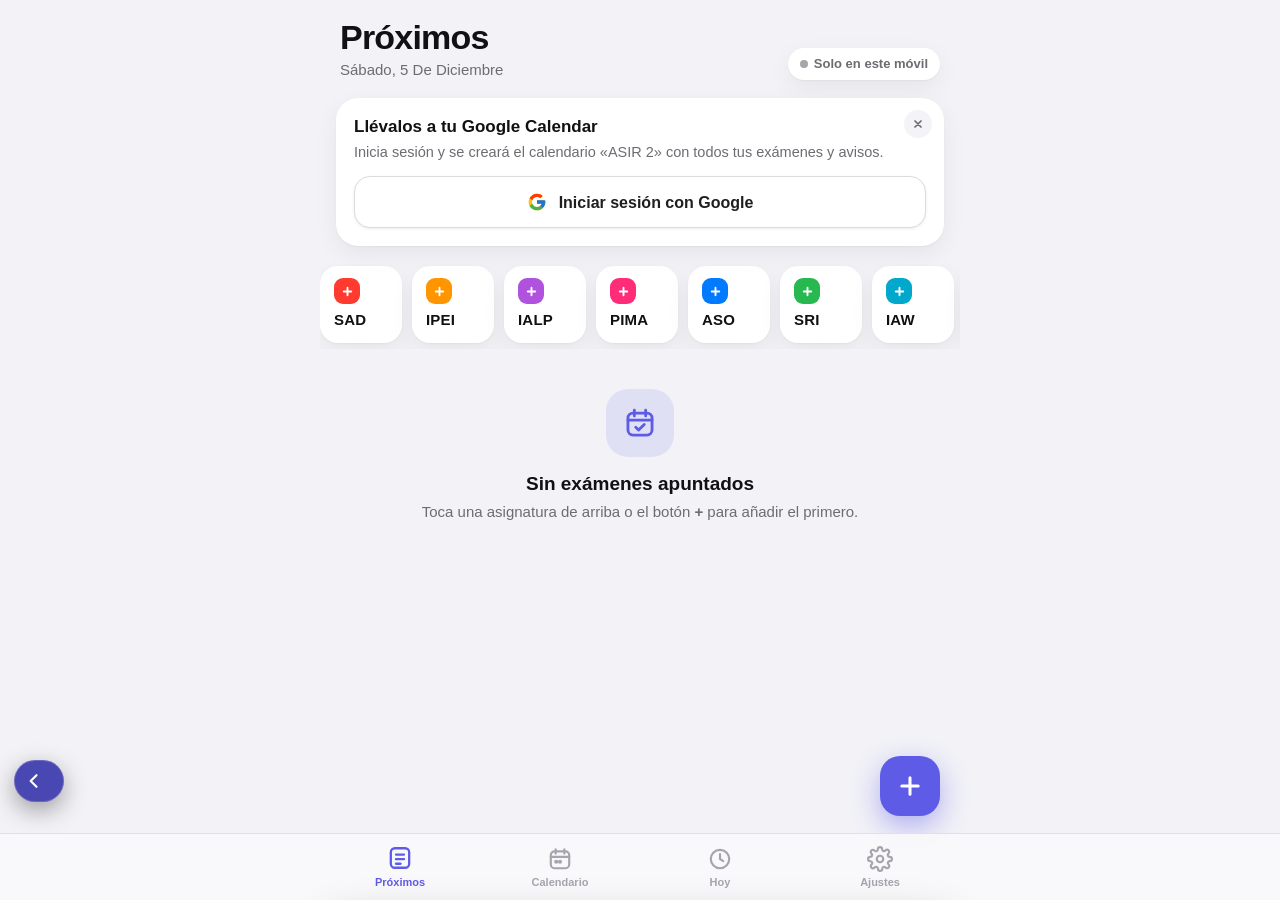
<file: temas/herramientas/examenes.html>
<!doctype html><html><head><meta charset=utf8><meta name=viewport content="width=device-width,initial-scale=1,viewport-fit=cover"><style>:root{color-scheme:light;box-sizing:border-box;padding-top:env(safe-area-inset-top,0px);padding-bottom:env(safe-area-inset-bottom,0px)}html{scroll-padding-top:env(safe-area-inset-top,0px)}body{margin:0;padding:0;font:14px -apple-system,BlinkMacSystemFont,sans-serif;background:#fff;color:#000}img{max-width:100%}[hidden]:not([hidden=until-found i]){display:none!important}</style><link rel="icon" type="image/svg+xml" href="../../assets/favicon.svg">
</head><body><script src="../../assets/config.js"></script><script src="../../assets/claude-shim.js"></script>
<!DOCTYPE html>
<html lang="es">
<head>
<meta charset="UTF-8">
<meta name="viewport" content="width=device-width, initial-scale=1, viewport-fit=cover">
<meta name="theme-color" id="themeColor" content="#F2F2F7">
<meta name="mobile-web-app-capable" content="yes">
<meta name="apple-mobile-web-app-capable" content="yes">
<meta name="apple-mobile-web-app-status-bar-style" content="default">
<meta name="apple-mobile-web-app-title" content="Exámenes">
<meta name="description" content="Apunta tus exámenes con autorrelleno según tu horario y sincronización con Google Calendar.">
<title>Exámenes</title>
<link rel="manifest" id="manifestLink">
<link rel="apple-touch-icon" id="appleIcon">
<script>
/* Aplica el tema antes de pintar para evitar parpadeos */
(function(){try{var t=localStorage.getItem('examenes.theme')||'auto';var d=t==='dark'||(t==='auto'&&matchMedia('(prefers-color-scheme: dark)').matches);document.documentElement.dataset.scheme=d?'dark':'light';}catch(e){document.documentElement.dataset.scheme='light';}})();
</script>
<script src="https://accounts.google.com/gsi/client" async defer></script>
<style>
:root{
  --bg:#F2F2F7; --card:#FFFFFF; --card2:#F4F4F8; --text:#111114; --text2:#6C6C72; --text3:#A5A5AC;
  --sep:rgba(60,60,67,.12); --accent:#5E5CE6; --accent-soft:rgba(94,92,230,.12);
  --danger:#FF3B30; --ok:#28A745; --ok-soft:rgba(52,199,89,.14); --warn:#E08600; --warn-soft:rgba(255,149,0,.14);
  --shadow:0 1px 2px rgba(0,0,0,.04),0 8px 24px rgba(0,0,0,.06);
  --shadow-lg:0 12px 40px rgba(0,0,0,.18);
  --nav:rgba(250,250,252,.82); --sheet:#F2F2F7; --input:#FFFFFF; --backdrop:rgba(0,0,0,.32);
  --r:22px; --r-sm:14px;
  --safe-b:env(safe-area-inset-bottom,0px); --safe-t:env(safe-area-inset-top,0px);
  --font:-apple-system,BlinkMacSystemFont,"SF Pro Text","Segoe UI",Roboto,"Helvetica Neue",Arial,sans-serif;
  --font-d:-apple-system,BlinkMacSystemFont,"SF Pro Display","Segoe UI",Roboto,"Helvetica Neue",Arial,sans-serif;
  color-scheme:light;
}
html[data-scheme=dark]{
  --bg:#000000; --card:#1C1C1E; --card2:#2A2A2D; --text:#F5F5F7; --text2:#A1A1A8; --text3:#6C6C72;
  --sep:rgba(84,84,88,.5); --accent:#7D7AFF; --accent-soft:rgba(125,122,255,.18);
  --danger:#FF453A; --ok:#30D158; --ok-soft:rgba(48,209,88,.16); --warn:#FF9F0A; --warn-soft:rgba(255,159,10,.16);
  --shadow:0 0 0 1px rgba(255,255,255,.04); --shadow-lg:0 12px 40px rgba(0,0,0,.6);
  --nav:rgba(18,18,20,.82); --sheet:#111113; --input:#1C1C1E; --backdrop:rgba(0,0,0,.55);
  color-scheme:dark;
}
*{box-sizing:border-box;-webkit-tap-highlight-color:transparent}
html,body{margin:0;background:var(--bg);color:var(--text);font-family:var(--font);font-size:16px;line-height:1.35;-webkit-font-smoothing:antialiased;-webkit-text-size-adjust:100%}
body{min-height:100vh;overscroll-behavior-y:none}
button{font:inherit;color:inherit;border:0;background:none;padding:0;cursor:pointer}
input,textarea,select{font:inherit;color:var(--text)}
svg{display:block}
.hidden{display:none!important}

#app{max-width:640px;margin:0 auto;padding:calc(var(--safe-t) + 12px) 16px calc(110px + var(--safe-b))}
.view{animation:viewIn .32s cubic-bezier(.2,.8,.2,1)}
@keyframes viewIn{from{opacity:0;transform:translateY(8px)}to{opacity:1;transform:none}}

/* Cabecera */
.head{display:flex;align-items:flex-end;justify-content:space-between;gap:12px;margin:8px 4px 18px}
.head h1{font-family:var(--font-d);font-size:34px;font-weight:800;letter-spacing:-.8px;margin:0;line-height:1.05}
.head .sub{color:var(--text2);font-size:15px;font-weight:500;margin-top:4px;text-transform:capitalize}
.sync{display:inline-flex;align-items:center;gap:6px;padding:7px 12px;border-radius:999px;background:var(--card);box-shadow:var(--shadow);font-size:13px;font-weight:600;color:var(--text2);white-space:nowrap;transition:transform .15s}
.sync:active{transform:scale(.95)}
.sync .dot{width:8px;height:8px;border-radius:50%;background:var(--text3)}
.sync[data-s=ok] .dot{background:var(--ok)}
.sync[data-s=pending] .dot,.sync[data-s=reauth] .dot{background:var(--warn)}
.sync[data-s=error] .dot{background:var(--danger)}
.sync[data-s=syncing] .dot{background:var(--accent);animation:pulse 1s infinite}
@keyframes pulse{50%{opacity:.25}}

.section-title{font-size:13px;font-weight:700;letter-spacing:.4px;text-transform:uppercase;color:var(--text2);margin:26px 6px 10px;display:flex;justify-content:space-between;align-items:center}
.section-title button{font-size:13px;font-weight:600;color:var(--accent);text-transform:none;letter-spacing:0}

/* Chips de asignatura */
.chips{display:flex;gap:10px;overflow-x:auto;scrollbar-width:none;margin:0 -16px;padding:2px 16px 6px;scroll-snap-type:x proximity}
.chips::-webkit-scrollbar{display:none}
.chip{--c:var(--accent);flex:0 0 auto;scroll-snap-align:start;display:flex;flex-direction:column;align-items:flex-start;gap:6px;min-width:82px;padding:12px 14px;border-radius:18px;background:var(--card);box-shadow:var(--shadow);transition:transform .15s ease}
.chip:active{transform:scale(.94)}
.chip .sw{width:26px;height:26px;border-radius:9px;background:var(--c);display:grid;place-items:center;color:#fff}
.chip .sw svg{width:15px;height:15px}
.chip b{font-size:15px;font-weight:700;letter-spacing:.2px}

/* Tarjeta destacada */
.hero{--c:var(--accent);position:relative;overflow:hidden;border-radius:26px;padding:20px 20px 22px;color:#fff;background:linear-gradient(140deg,var(--c),color-mix(in srgb,var(--c) 55%,#000));box-shadow:0 14px 34px color-mix(in srgb,var(--c) 35%,transparent);cursor:pointer;transition:transform .18s ease;margin-top:18px}
.hero:active{transform:scale(.98)}
.hero::after{content:"";position:absolute;right:-60px;top:-60px;width:200px;height:200px;border-radius:50%;background:rgba(255,255,255,.12)}
.hero-top{display:flex;gap:8px;align-items:center;font-size:12px;font-weight:700;letter-spacing:.4px;text-transform:uppercase;opacity:.92}
.hero-top span{background:rgba(255,255,255,.2);padding:4px 9px;border-radius:999px;backdrop-filter:blur(6px)}
.hero-subj{font-family:var(--font-d);font-size:40px;font-weight:800;letter-spacing:-1px;margin:14px 0 2px;text-shadow:0 1px 8px rgba(0,0,0,.12)}
.hero-meta{font-size:16px;font-weight:600;opacity:.95;text-transform:capitalize}
.hero-teacher{font-size:14px;opacity:.82;margin-top:2px}
.hero-topics{font-size:14px;opacity:.9;margin-top:10px;max-width:70%;display:-webkit-box;-webkit-line-clamp:2;-webkit-box-orient:vertical;overflow:hidden}
.hero-count{position:absolute;right:20px;bottom:18px;text-align:right;z-index:1}
.hero-count .num{font-family:var(--font-d);font-size:52px;font-weight:800;line-height:.9;letter-spacing:-2px;display:block}
.hero-count .lbl{font-size:13px;font-weight:700;opacity:.9;text-transform:uppercase;letter-spacing:.5px}

/* Tarjetas y filas */
.card{background:var(--card);border-radius:var(--r);box-shadow:var(--shadow);overflow:hidden}
.list{display:flex;flex-direction:column;gap:10px}
.row{--c:var(--accent);display:flex;align-items:center;gap:12px;background:var(--card);border-radius:20px;padding:14px 14px 14px 12px;box-shadow:var(--shadow);position:relative;animation:rowIn .35s cubic-bezier(.2,.8,.2,1) both}
@keyframes rowIn{from{opacity:0;transform:translateY(10px)}to{opacity:1;transform:none}}
.row::before{content:"";position:absolute;left:0;top:14px;bottom:14px;width:4px;border-radius:0 4px 4px 0;background:var(--c)}
.check{flex:0 0 auto;width:30px;height:30px;border-radius:50%;border:2px solid color-mix(in srgb,var(--c) 70%,var(--text3));display:grid;place-items:center;margin-left:4px;transition:all .2s}
.check svg{width:16px;height:16px;opacity:0;color:#fff}
.row.done .check{background:var(--c);border-color:var(--c)}
.row.done .check svg{opacity:1}
.row-main{flex:1;min-width:0;cursor:pointer}
.row-title{display:flex;align-items:center;gap:8px;flex-wrap:wrap}
.row-title .subj{font-weight:700;font-size:17px}
.tag{font-size:11.5px;font-weight:700;padding:3px 8px;border-radius:999px;background:color-mix(in srgb,var(--c) 15%,transparent);color:color-mix(in srgb,var(--c) 75%,var(--text))}
.row-sub{color:var(--text2);font-size:14px;margin-top:3px;text-transform:capitalize;white-space:nowrap;overflow:hidden;text-overflow:ellipsis}
.row-topics{color:var(--text3);font-size:13.5px;margin-top:3px;white-space:nowrap;overflow:hidden;text-overflow:ellipsis}
.pill{flex:0 0 auto;font-size:12.5px;font-weight:700;padding:6px 10px;border-radius:999px;background:var(--card2);color:var(--text2);text-align:center;line-height:1.15}
.pill.soon{background:color-mix(in srgb,var(--c) 16%,transparent);color:color-mix(in srgb,var(--c) 80%,var(--text))}
.pill.late{background:var(--warn-soft);color:var(--warn)}
.grade{flex:0 0 auto;font-family:var(--font-d);font-size:22px;font-weight:800;min-width:46px;text-align:right}
.grade.pass{color:var(--ok)} .grade.fail{color:var(--danger)} .grade.none{color:var(--text3);font-size:14px;font-weight:600}
.row.done .row-title .subj{opacity:.75}

.empty{text-align:center;padding:40px 24px;color:var(--text2)}
.empty .ico{width:68px;height:68px;margin:0 auto 14px;border-radius:22px;background:var(--accent-soft);color:var(--accent);display:grid;place-items:center}
.empty .ico svg{width:34px;height:34px}
.empty h3{color:var(--text);margin:0 0 6px;font-size:19px}
.empty p{margin:0;font-size:15px}

/* Botón flotante */
#fab{position:fixed;right:max(20px,calc(50% - 300px));bottom:calc(84px + var(--safe-b));width:60px;height:60px;border-radius:20px;background:var(--accent);color:#fff;display:grid;place-items:center;box-shadow:0 10px 28px color-mix(in srgb,var(--accent) 45%,transparent);z-index:30;transition:transform .2s cubic-bezier(.2,.8,.2,1)}
#fab:active{transform:scale(.9) rotate(90deg)}
#fab svg{width:28px;height:28px}

/* Barra inferior */
#tabbar{position:fixed;left:0;right:0;bottom:0;z-index:40;display:flex;justify-content:center;background:var(--nav);backdrop-filter:saturate(180%) blur(22px);-webkit-backdrop-filter:saturate(180%) blur(22px);border-top:.5px solid var(--sep);padding:6px 8px calc(6px + var(--safe-b))}
#tabbar .in{display:flex;width:100%;max-width:640px}
.tab{flex:1;display:flex;flex-direction:column;align-items:center;gap:3px;padding:6px 0 4px;font-size:11px;font-weight:600;color:var(--text3);transition:color .2s}
.tab svg{width:26px;height:26px;transition:transform .2s}
.tab.on{color:var(--accent)}
.tab.on svg{transform:translateY(-1px) scale(1.06)}
.tab:active svg{transform:scale(.88)}

/* Calendario */
.cal-head{display:flex;align-items:center;justify-content:space-between;padding:16px 16px 6px}
.cal-head h2{margin:0;font-size:20px;font-weight:700;text-transform:capitalize;letter-spacing:-.3px}
.cal-nav{display:flex;gap:6px}
.icon-btn{width:38px;height:38px;border-radius:12px;background:var(--card2);display:grid;place-items:center;color:var(--accent);transition:transform .15s}
.icon-btn:active{transform:scale(.9)}
.icon-btn svg{width:20px;height:20px}
.cal-wd,.cal-grid{display:grid;grid-template-columns:repeat(7,1fr);padding:0 10px}
.cal-wd div{text-align:center;font-size:12px;font-weight:700;color:var(--text3);padding:8px 0}
.cal-grid{padding-bottom:12px;gap:2px}
.cday{aspect-ratio:1/1.05;border-radius:14px;display:flex;flex-direction:column;align-items:center;justify-content:flex-start;padding-top:7px;gap:4px;font-size:16px;font-weight:500;position:relative;transition:background .15s,transform .12s}
.cday:active{transform:scale(.92)}
.cday.we{color:var(--text3)}
.cday.today .n{background:var(--accent);color:#fff;font-weight:700}
.cday .n{width:30px;height:30px;border-radius:50%;display:grid;place-items:center}
.cday.sel{background:var(--accent-soft)}
.cday.sel .n{font-weight:700}
.dots{display:flex;gap:3px;height:6px}
.dots i{width:6px;height:6px;border-radius:50%;display:block}
.legend{display:flex;flex-wrap:wrap;gap:8px 14px;padding:12px 16px 16px;border-top:.5px solid var(--sep)}
.legend span{display:flex;align-items:center;gap:6px;font-size:12.5px;font-weight:600;color:var(--text2)}
.legend i{width:9px;height:9px;border-radius:50%}

/* Hoy */
.now{--c:var(--accent);border-radius:26px;padding:20px;background:var(--card);box-shadow:var(--shadow);position:relative;overflow:hidden}
.now.colored{color:#fff;background:linear-gradient(140deg,var(--c),color-mix(in srgb,var(--c) 55%,#000));box-shadow:0 14px 34px color-mix(in srgb,var(--c) 32%,transparent)}
.now .k{font-size:12px;font-weight:800;letter-spacing:.6px;text-transform:uppercase;opacity:.85}
.now .big{font-family:var(--font-d);font-size:38px;font-weight:800;letter-spacing:-1px;margin:8px 0 2px}
.now .meta{font-size:15px;font-weight:500;opacity:.9}
.bar{height:6px;border-radius:6px;background:rgba(255,255,255,.25);margin-top:16px;overflow:hidden}
.bar i{display:block;height:100%;background:#fff;border-radius:6px;transition:width .6s}
.now:not(.colored) .bar{background:var(--card2)} .now:not(.colored) .bar i{background:var(--accent)}
.grid2{display:grid;grid-template-columns:1fr;gap:12px;margin-top:12px}
.mini{--c:var(--accent);background:var(--card);border-radius:22px;padding:16px;box-shadow:var(--shadow);display:flex;align-items:center;gap:14px}
.mini .sq{width:46px;height:46px;border-radius:15px;background:var(--c);color:#fff;display:grid;place-items:center;font-weight:800;font-size:12.5px;letter-spacing:.2px;flex:0 0 auto}
.mini .t1{font-size:12px;font-weight:700;color:var(--text2);text-transform:uppercase;letter-spacing:.4px}
.mini .t2{font-size:18px;font-weight:700;margin-top:2px}
.mini .t3{font-size:14px;color:var(--text2);margin-top:1px}
.tl{padding:6px 0}
.tl-row{--c:var(--accent);display:flex;align-items:center;gap:12px;padding:11px 16px;position:relative}
.tl-row+.tl-row{border-top:.5px solid var(--sep)}
.tl-row .time{width:92px;flex:0 0 auto;font-size:13.5px;font-weight:600;color:var(--text2);font-variant-numeric:tabular-nums}
.tl-row .bul{width:10px;height:10px;border-radius:50%;background:var(--c);flex:0 0 auto}
.tl-row .nm{font-weight:700}
.tl-row .tc{font-size:13px;color:var(--text2)}
.tl-row.past{opacity:.45}
.tl-row.cur{background:color-mix(in srgb,var(--c) 10%,transparent)}
.tl-row.brk .bul{background:var(--text3)} .tl-row.brk .nm{font-weight:600;color:var(--text2)}
.exam-flag{margin-left:auto;font-size:11.5px;font-weight:800;color:#fff;background:var(--danger);padding:3px 8px;border-radius:999px}
.banner{display:flex;gap:12px;align-items:center;padding:14px 16px;border-radius:18px;background:var(--warn-soft);color:var(--warn);font-weight:600;font-size:15px;margin-top:12px}
.banner svg{width:22px;height:22px;flex:0 0 auto}

/* Ajustes */
.group{background:var(--card);border-radius:var(--r);box-shadow:var(--shadow);overflow:hidden}
.item{display:flex;align-items:center;gap:12px;padding:14px 16px;min-height:52px;width:100%;text-align:left}
.item+.item{border-top:.5px solid var(--sep)}
.item .ic{width:32px;height:32px;border-radius:10px;display:grid;place-items:center;color:#fff;flex:0 0 auto}
.item .ic svg{width:18px;height:18px}
.item .lb{flex:1;min-width:0}
.item .lb b{display:block;font-weight:600}
.item .lb small{display:block;color:var(--text2);font-size:13px;margin-top:1px;overflow-wrap:anywhere}
.item .val{color:var(--text2);font-size:14px}
.item.btn:active{background:var(--card2)}
.item.danger{color:var(--danger)}
.note{font-size:13px;color:var(--text2);margin:8px 8px 0;line-height:1.45}
.note code{background:var(--card2);padding:1px 5px;border-radius:5px;font-size:12px}
.seg{display:flex;background:var(--card2);border-radius:12px;padding:3px;gap:3px}
.seg button{flex:1;padding:9px 6px;border-radius:10px;font-size:14px;font-weight:600;color:var(--text2);transition:all .2s}
.seg button.on{background:var(--card);color:var(--text);box-shadow:0 1px 4px rgba(0,0,0,.12)}
html[data-scheme=dark] .seg button.on{background:#3A3A3D}
.field-inline{display:flex;gap:8px;padding:12px 16px}
.field-inline input{flex:1;min-width:0;padding:12px 14px;border-radius:12px;border:0;background:var(--card2);font-size:14px;outline:none}
.small-btn{padding:0 16px;border-radius:12px;background:var(--accent);color:#fff;font-weight:700;font-size:14px}
.sched-day{padding:12px 16px}
.sched-day+.sched-day{border-top:.5px solid var(--sep)}
.sched-day h4{margin:0 0 8px;font-size:13px;text-transform:uppercase;letter-spacing:.4px;color:var(--text2)}
.sched-blocks{display:flex;flex-direction:column;gap:6px}
.sb{--c:var(--accent);display:flex;align-items:center;gap:10px;font-size:14px}
.sb i{width:8px;height:28px;border-radius:4px;background:var(--c);flex:0 0 auto}
.sb b{min-width:46px}
.sb span{color:var(--text2);font-variant-numeric:tabular-nums}
.sb em{font-style:normal;color:var(--text3);font-size:13px;margin-left:auto;text-align:right}
.acct{display:flex;align-items:center;gap:12px;padding:16px}
.acct img,.acct .av{width:44px;height:44px;border-radius:50%;background:var(--accent-soft);color:var(--accent);display:grid;place-items:center;font-weight:800;object-fit:cover}

/* Botón de Google */
.gbtn{display:flex;align-items:center;justify-content:center;gap:12px;width:100%;min-height:52px;padding:0 20px;border-radius:16px;background:#fff;color:#1F1F1F;border:1px solid #DADCE0;font-weight:600;font-size:16px;box-shadow:0 1px 3px rgba(0,0,0,.08);transition:transform .15s,box-shadow .15s}
.gbtn:active{transform:scale(.97)}
html[data-scheme=dark] .gbtn{background:#131314;color:#E3E3E3;border-color:#8E918F}
.signin{background:var(--card);border-radius:var(--r);box-shadow:var(--shadow);padding:18px;margin-top:18px;position:relative;animation:viewIn .35s ease}
.signin h3{margin:0 0 4px;font-size:17px}
.signin p{margin:0 0 14px;color:var(--text2);font-size:14.5px}
.signin .x{position:absolute;top:12px;right:12px;width:28px;height:28px;border-radius:50%;background:var(--card2);color:var(--text2);display:grid;place-items:center}
.signin .x svg{width:12px;height:12px}

/* Hoja inferior (formulario) */
.sheet-wrap{position:fixed;inset:0;z-index:60;pointer-events:none}
.sheet-wrap .backdrop{position:absolute;inset:0;background:var(--backdrop);opacity:0;transition:opacity .3s}
.sheet{position:absolute;left:0;right:0;bottom:0;margin:0 auto;max-width:640px;max-height:94vh;background:var(--sheet);border-radius:28px 28px 0 0;box-shadow:var(--shadow-lg);transform:translateY(105%);transition:transform .38s cubic-bezier(.2,.9,.2,1);display:flex;flex-direction:column}
.sheet-wrap.open{pointer-events:auto}
.sheet-wrap.open .backdrop{opacity:1}
.sheet-wrap.open .sheet{transform:none}
.sheet-top{padding:8px 18px 4px;touch-action:none}
.grabber{width:40px;height:5px;border-radius:3px;background:var(--text3);opacity:.5;margin:0 auto 10px}
.sheet-bar{display:flex;align-items:center;justify-content:space-between}
.sheet-bar h2{margin:0;font-size:20px;font-weight:800;letter-spacing:-.3px}
.sheet-bar .x{width:34px;height:34px;border-radius:50%;background:var(--card2);display:grid;place-items:center;color:var(--text2)}
.sheet-bar .x svg{width:16px;height:16px}
.sheet-body{overflow-y:auto;padding:8px 18px calc(24px + var(--safe-b));-webkit-overflow-scrolling:touch}
.lbl{font-size:13px;font-weight:700;color:var(--text2);margin:18px 4px 8px;text-transform:uppercase;letter-spacing:.4px}
.subj-grid{display:grid;grid-template-columns:repeat(4,1fr);gap:8px}
.sbtn{--c:var(--accent);padding:13px 4px;border-radius:15px;background:var(--input);font-weight:700;font-size:15px;box-shadow:var(--shadow);border:2px solid transparent;transition:all .18s;display:flex;align-items:center;justify-content:center;gap:6px}
.sbtn i{width:8px;height:8px;border-radius:50%;background:var(--c)}
.sbtn.on{background:var(--c);color:#fff;border-color:var(--c);box-shadow:0 6px 16px color-mix(in srgb,var(--c) 40%,transparent)}
.sbtn.on i{background:#fff}
.sbtn:active{transform:scale(.94)}
.inp{width:100%;padding:14px 15px;border-radius:15px;border:0;background:var(--input);box-shadow:var(--shadow);font-size:16px;outline:none;min-height:50px;-webkit-appearance:none;appearance:none}
.inp:focus{box-shadow:0 0 0 2px var(--accent)}
textarea.inp{resize:vertical;min-height:84px;line-height:1.4}
.date-row{display:flex;gap:8px}
.date-row .inp{flex:1;min-width:0}
.next-btn{flex:0 0 auto;display:flex;align-items:center;gap:6px;padding:0 14px;border-radius:15px;background:var(--accent-soft);color:var(--accent);font-weight:700;font-size:14.5px;transition:transform .15s}
.next-btn:active{transform:scale(.94)}
.next-btn svg{width:18px;height:18px}
.two{display:grid;grid-template-columns:1fr 1.6fr;gap:8px}
.info{margin-top:10px;padding:13px 15px;border-radius:15px;font-size:14.5px;line-height:1.45;animation:viewIn .25s ease}
.info.ok{background:var(--ok-soft);color:color-mix(in srgb,var(--ok) 80%,var(--text))}
.info.warn{background:var(--warn-soft);color:color-mix(in srgb,var(--warn) 85%,var(--text))}
.info.neutral{background:var(--card2);color:var(--text2)}
.info b{font-weight:700}
.sugs{display:flex;flex-wrap:wrap;gap:8px;margin-top:10px}
.sug{padding:8px 12px;border-radius:999px;background:var(--card);color:var(--text);font-weight:600;font-size:13.5px;box-shadow:var(--shadow);text-transform:capitalize}
.sug:active{transform:scale(.94)}
.type-seg{display:grid;grid-template-columns:repeat(4,1fr);gap:6px;background:var(--card2);padding:4px;border-radius:15px}
.type-seg button{padding:11px 2px;border-radius:12px;font-size:13.5px;font-weight:700;color:var(--text2);transition:all .2s}
.type-seg button.on{background:var(--input);color:var(--text);box-shadow:0 1px 5px rgba(0,0,0,.12)}
html[data-scheme=dark] .type-seg button.on{background:#3A3A3D}
.toggle-row{display:flex;align-items:center;justify-content:space-between;background:var(--input);box-shadow:var(--shadow);border-radius:15px;padding:0 15px;min-height:50px;font-weight:600}
.sw-t{position:relative;width:51px;height:31px;flex:0 0 auto}
.sw-t input{opacity:0;width:0;height:0;position:absolute}
.sw-t span{position:absolute;inset:0;border-radius:999px;background:var(--text3);opacity:.6;transition:all .25s}
.sw-t span::after{content:"";position:absolute;left:2px;top:2px;width:27px;height:27px;border-radius:50%;background:#fff;box-shadow:0 2px 6px rgba(0,0,0,.2);transition:transform .25s cubic-bezier(.2,.8,.2,1)}
.sw-t input:checked+span{background:var(--ok);opacity:1}
.sw-t input:checked+span::after{transform:translateX(20px)}
.primary{width:100%;margin-top:24px;padding:17px;border-radius:17px;background:var(--accent);color:#fff;font-weight:800;font-size:17px;box-shadow:0 10px 24px color-mix(in srgb,var(--accent) 35%,transparent);transition:transform .15s}
.primary:active{transform:scale(.97)}
.secondary{width:100%;margin-top:10px;padding:15px;border-radius:17px;background:var(--card);color:var(--danger);font-weight:700;font-size:16px;box-shadow:var(--shadow)}
.secondary:active{transform:scale(.97)}

/* Aviso flotante */
#toast{position:fixed;left:50%;bottom:calc(160px + var(--safe-b));transform:translate(-50%,20px);background:rgba(30,30,32,.92);color:#fff;padding:12px 18px;border-radius:16px;font-weight:600;font-size:14.5px;opacity:0;pointer-events:none;transition:all .3s cubic-bezier(.2,.8,.2,1);z-index:80;max-width:86vw;text-align:center;backdrop-filter:blur(10px)}
#toast.show{opacity:1;transform:translate(-50%,0)}
html[data-scheme=dark] #toast{background:rgba(235,235,240,.95);color:#111}

@media (min-width:520px){.grid2{grid-template-columns:1fr 1fr}}
@media (prefers-reduced-motion:reduce){*{animation:none!important;transition:none!important}}
</style>
</head>
<body>
<div id="app"><main id="view"></main></div>

<button id="fab" data-action="new" aria-label="Añadir examen">
  <svg viewBox="0 0 24 24" fill="none" stroke="currentColor" stroke-width="2.6" stroke-linecap="round"><path d="M12 5v14M5 12h14"/></svg>
</button>

<nav id="tabbar"><div class="in">
  <button class="tab" data-action="tab" data-tab="upcoming"><svg viewBox="0 0 24 24" fill="none" stroke="currentColor" stroke-width="2" stroke-linecap="round" stroke-linejoin="round"><rect x="4" y="3.5" width="16" height="17" rx="3.5"/><path d="M8.5 9h7M8.5 13h7M8.5 17h4"/></svg>Próximos</button>
  <button class="tab" data-action="tab" data-tab="calendar"><svg viewBox="0 0 24 24" fill="none" stroke="currentColor" stroke-width="2" stroke-linecap="round" stroke-linejoin="round"><rect x="3.5" y="5" width="17" height="15.5" rx="3.5"/><path d="M3.5 10h17M8 3v4M16 3v4"/><circle cx="8.5" cy="14.5" r=".9" fill="currentColor"/><circle cx="12" cy="14.5" r=".9" fill="currentColor"/></svg>Calendario</button>
  <button class="tab" data-action="tab" data-tab="today"><svg viewBox="0 0 24 24" fill="none" stroke="currentColor" stroke-width="2" stroke-linecap="round" stroke-linejoin="round"><circle cx="12" cy="12" r="8.5"/><path d="M12 7.5V12l3 2"/></svg>Hoy</button>
  <button class="tab" data-action="tab" data-tab="settings"><svg viewBox="0 0 24 24" fill="none" stroke="currentColor" stroke-width="2" stroke-linecap="round" stroke-linejoin="round"><circle cx="12" cy="12" r="3"/><path d="M19.4 15a1.7 1.7 0 0 0 .3 1.8l.1.1a2 2 0 1 1-2.8 2.8l-.1-.1a1.7 1.7 0 0 0-1.8-.3 1.7 1.7 0 0 0-1 1.5V21a2 2 0 1 1-4 0v-.1a1.7 1.7 0 0 0-1.1-1.5 1.7 1.7 0 0 0-1.8.3l-.1.1a2 2 0 1 1-2.8-2.8l.1-.1a1.7 1.7 0 0 0 .3-1.8 1.7 1.7 0 0 0-1.5-1H3a2 2 0 1 1 0-4h.1a1.7 1.7 0 0 0 1.5-1.1 1.7 1.7 0 0 0-.3-1.8l-.1-.1a2 2 0 1 1 2.8-2.8l.1.1a1.7 1.7 0 0 0 1.8.3H9a1.7 1.7 0 0 0 1-1.5V3a2 2 0 1 1 4 0v.1a1.7 1.7 0 0 0 1 1.5 1.7 1.7 0 0 0 1.8-.3l.1-.1a2 2 0 1 1 2.8 2.8l-.1.1a1.7 1.7 0 0 0-.3 1.8V9a1.7 1.7 0 0 0 1.5 1H21a2 2 0 1 1 0 4h-.1a1.7 1.7 0 0 0-1.5 1z"/></svg>Ajustes</button>
</div></nav>

<div id="sheetWrap" class="sheet-wrap" aria-hidden="true">
  <div class="backdrop" data-action="close-sheet"></div>
  <div class="sheet" role="dialog" aria-modal="true">
    <div class="sheet-top" id="sheetTop">
      <div class="grabber"></div>
      <div class="sheet-bar"><h2 id="sheetTitle">Nuevo examen</h2>
        <button class="x" data-action="close-sheet" aria-label="Cerrar"><svg viewBox="0 0 24 24" fill="none" stroke="currentColor" stroke-width="3" stroke-linecap="round"><path d="M6 6l12 12M18 6L6 18"/></svg></button>
      </div>
    </div>
    <div class="sheet-body" id="sheetBody"></div>
  </div>
</div>
<input type="file" id="importFile" accept="application/json,.json" class="hidden">
<div id="toast"></div>

<script>
/* ╔══════════════════════════════════════════════════════════════════════╗
   ║  CONFIGURACIÓN DE GOOGLE (CALENDAR)                                  ║
   ║                                                                      ║
   ║  👉 PEGA AQUÍ TU CLIENT ID DE GOOGLE CLOUD (entre las comillas).     ║
   ║     Tiene esta forma: 1234567890-abc123xyz.apps.googleusercontent.com║
   ║                                                                      ║
   ║  Solo lo pones tú una vez aquí: la app NO se lo pide a nadie, solo   ║
   ║  muestra el botón "Iniciar sesión con Google".                       ║
   ║  ⚠️ Es el Client ID, NO el "secreto de cliente" (ese no se usa).     ║
   ╚══════════════════════════════════════════════════════════════════════╝ */
const GOOGLE_CLIENT_ID = 'PEGA_AQUI_TU_CLIENT_ID.apps.googleusercontent.com';

/* Nombre del calendario que la app crea en tu Google Calendar */
const CALENDAR_NAME = 'ASIR 2';
const CAL_MARK = 'Creado por la app Exámenes';
const TZ = 'Europe/Madrid';
/* Permisos mínimos: crear SUS PROPIOS calendarios y gestionar sus eventos (no toca tus otros calendarios),
   ver la lista de calendarios (para encontrar «ASIR 2») y tu nombre/correo para mostrarlos */
const GOOGLE_SCOPES = 'https://www.googleapis.com/auth/calendar.app.created https://www.googleapis.com/auth/calendar.calendarlist.readonly openid email profile';

/* ───────────────────────── HORARIO ───────────────────────── */
const SUBJECTS = {
  SAD:  { teacher:'Óscar Gómez García',                 color:'#FF3B30', gcal:'11' },
  IPEI: { teacher:'Gema Abad Rubio',                    color:'#FF9500', gcal:'6' },
  IALP: { teacher:'Alfonso José Padilla Navarrete',     color:'#AF52DE', gcal:'3' },
  PIMA: { teacher:'Manuel Peña Villanueva',             color:'#FF2D78', gcal:'4' },
  ASO:  { teacher:'Alberto Montoro Gavilán',            color:'#007AFF', gcal:'9' },
  SRI:  { teacher:'Raúl',                               color:'#28B850', gcal:'10' },
  IAW:  { teacher:'Raúl',                               color:'#00A8CC', gcal:'7' },
  ASGB: { teacher:'Javier García-Retamero Redondo',     color:'#E09B00', gcal:'5' },
};
const SUBJ_ORDER = ['SAD','IPEI','IALP','PIMA','ASO','SRI','IAW','ASGB'];
/* Tramos (horas lectivas); el recreo es 11:30-12:00 */
const SLOTS = [['08:45','09:40'],['09:40','10:35'],['10:35','11:30'],['12:00','12:55'],['12:55','13:50'],['13:50','14:45']];
const BREAK = ['11:30','12:00'];
/* Clave = día de la semana de JavaScript (1 = lunes … 5 = viernes) */
const SCHEDULE = {
  1:[{s:'SAD',from:'08:45',to:'10:35'},{s:'IPEI',from:'10:35',to:'11:30'},{s:'IALP',from:'12:00',to:'13:50'},{s:'PIMA',from:'13:50',to:'14:45'}],
  2:[{s:'ASO',from:'08:45',to:'10:35'},{s:'SRI',from:'10:35',to:'12:55'},{s:'IAW',from:'12:55',to:'14:45'}],
  3:[{s:'ASO',from:'08:45',to:'10:35'},{s:'IALP',from:'10:35',to:'12:55'},{s:'SRI',from:'12:55',to:'14:45'}],
  4:[{s:'IAW',from:'08:45',to:'10:35'},{s:'ASGB',from:'10:35',to:'12:55'},{s:'SRI',from:'12:55',to:'14:45'}],
  5:[{s:'ASO',from:'08:45',to:'10:35'},{s:'SAD',from:'10:35',to:'12:55'},{s:'IPEI',from:'12:55',to:'14:45'}],
};
const TYPES = { examen:'Examen', practica:'Práctica', entrega:'Entrega', recuperacion:'Recuperación' };
const DAYNAMES = ['domingo','lunes','martes','miércoles','jueves','viernes','sábado'];

/* ───────────────────────── UTILIDADES ───────────────────────── */
const $ = (s, el=document) => el.querySelector(s);
const esc = s => String(s ?? '').replace(/[&<>"']/g, c => ({'&':'&amp;','<':'&lt;','>':'&gt;','"':'&quot;',"'":'&#39;'}[c]));
const toMin = h => { const [a,b] = h.split(':').map(Number); return a*60+b; };
const pad = n => String(n).padStart(2,'0');
const ymd = d => `${d.getFullYear()}-${pad(d.getMonth()+1)}-${pad(d.getDate())}`;
const parseYMD = s => { const [y,m,d] = s.split('-').map(Number); return new Date(y, m-1, d); };
const today0 = () => { const d = new Date(); d.setHours(0,0,0,0); return d; };
const addDays = (d,n) => { const x = new Date(d); x.setDate(x.getDate()+n); return x; };
const nowMin = () => { const n = new Date(); return n.getHours()*60 + n.getMinutes(); };
const daysUntil = s => Math.round((parseYMD(s) - today0()) / 864e5);
const fmtLong  = d => new Intl.DateTimeFormat('es-ES',{weekday:'long',day:'numeric',month:'long'}).format(d);
const fmtShort = d => new Intl.DateTimeFormat('es-ES',{weekday:'short',day:'numeric',month:'short'}).format(d).replace(/\./g,'');
const fmtMonth = d => new Intl.DateTimeFormat('es-ES',{month:'long',year:'numeric'}).format(d);
const uid = () => Date.now().toString(36) + Math.random().toString(36).slice(2,8);
const col = s => SUBJECTS[s]?.color || '#8E8E93';
const vibrate = () => { try { navigator.vibrate && navigator.vibrate(8); } catch(e){} };

function blocksOn(date, subj){ return (SCHEDULE[date.getDay()] || []).filter(b => !subj || b.s === subj); }
function slotLabel(b){
  const idx = SLOTS.map((s,i) => (s[0] >= b.from && s[1] <= b.to) ? i+1 : 0).filter(Boolean);
  let t = idx.length > 1 ? `${idx[0]}ª–${idx[idx.length-1]}ª hora` : `${idx[0]}ª hora`;
  if (b.from < BREAK[0] && b.to > BREAK[1]) t += ' · recreo en medio';
  return t;
}
/* Siguiente clase de una asignatura (si hoy ya empezó, salta al siguiente día) */
function nextClass(subj){
  const t = today0(), nm = nowMin();
  for (let i = 0; i < 28; i++){
    const d = addDays(t, i);
    const b = blocksOn(d, subj).find(b => i > 0 || toMin(b.from) > nm);
    if (b) return { date: ymd(d), d, block: b };
  }
  return null;
}
/* Días cercanos con esa asignatura alrededor de una fecha */
function nearby(subj, dateStr){
  const base = parseYMD(dateStr), t = today0(), out = [];
  for (let i = 1; i <= 14; i++){ const d = addDays(base,-i); if (d < t) break; const b = blocksOn(d,subj)[0]; if (b){ out.push({d,b}); break; } }
  let n = 0;
  for (let i = 1; i <= 28 && n < 2; i++){ const d = addDays(base,i); const b = blocksOn(d,subj)[0]; if (b){ out.push({d,b}); n++; } }
  return out.sort((a,b) => a.d - b.d);
}
function weeklyText(subj){
  return [1,2,3,4,5].flatMap(k => SCHEDULE[k].filter(b => b.s===subj).map(b => `${DAYNAMES[k]} ${b.from}–${b.to}`)).join(' · ');
}
function countdown(n){
  if (n === 0) return 'Hoy'; if (n === 1) return 'Mañana';
  if (n > 1) return `Faltan ${n} días`;
  if (n === -1) return 'Ayer'; return `Hace ${-n} días`;
}
function toast(msg){
  const t = $('#toast'); t.textContent = msg; t.classList.add('show');
  clearTimeout(toast._t); toast._t = setTimeout(() => t.classList.remove('show'), 2400);
}

/* ───────────────────────── DATOS LOCALES ───────────────────────── */
const LS = { data:'examenes.data.v1', dirty:'examenes.dirty', theme:'examenes.theme',
  conn:'examenes.gcal.connected', tok:'examenes.gcal.token', cal:'examenes.gcal.calendarId', last:'examenes.gcal.lastSync', user:'examenes.gcal.user' };
const store = {
  get(k, def=null){ try { const v = localStorage.getItem(k); return v === null ? def : v; } catch(e){ return def; } },
  set(k, v){ try { localStorage.setItem(k, v); } catch(e){} },
  del(k){ try { localStorage.removeItem(k); } catch(e){} },
};
let exams = [];
try { exams = JSON.parse(store.get(LS.data, '{"exams":[]}')).exams || []; } catch(e){ exams = []; }

function saveLocal(){ store.set(LS.data, JSON.stringify({ version:1, exams })); }
const visible = () => exams.filter(e => !e.deleted);
function upsert(ex){
  ex.updatedAt = Date.now();
  const i = exams.findIndex(e => e.id === ex.id);
  if (i >= 0) exams[i] = ex; else exams.push(ex);
  saveLocal(); markDirty(); render();
}
function removeExam(id){
  const e = exams.find(x => x.id === id); if (!e) return;
  Object.assign(e, { deleted:true, updatedAt:Date.now() });
  saveLocal(); markDirty(); render();
}
function toggleDone(id){
  const e = exams.find(x => x.id === id); if (!e) return;
  vibrate(); upsert({ ...e, done: !e.done });
  toast(e.done ? 'Marcado como pendiente' : '¡Hecho! 🎉');
}
function merge(a, b){
  const m = new Map();
  for (const e of [...a, ...b]){ const x = m.get(e.id); if (!x || (e.updatedAt||0) > (x.updatedAt||0)) m.set(e.id, e); }
  const cutoff = Date.now() - 60*864e5; /* borra rastros de eliminados con más de 60 días */
  return [...m.values()].filter(e => !(e.deleted && (e.updatedAt||0) < cutoff));
}
const sortKey = e => e.date + ' ' + (e.time || '00:00');

/* ───────────────────────── GOOGLE CALENDAR ───────────────────────── */
let syncState = 'local';
let tokenClient = null, pendingToken = null;
let token = null, tokenExp = 0;
try { const t = JSON.parse(store.get(LS.tok, 'null')); if (t && t.exp > Date.now()) { token = t.v; tokenExp = t.exp; } } catch(e){}

const getClientId = () => (GOOGLE_CLIENT_ID || '').trim();
const clientIdOk = () => { const c = getClientId(); return c.endsWith('.apps.googleusercontent.com') && !c.includes('PEGA_AQUI'); };
const isConnected = () => store.get(LS.conn) === '1';

function initTokenClient(){
  if (tokenClient || !window.google?.accounts?.oauth2 || !clientIdOk()) return;
  tokenClient = google.accounts.oauth2.initTokenClient({
    client_id: getClientId(),
    scope: GOOGLE_SCOPES,
    callback: r => {
      const res = pendingToken; pendingToken = null;
      if (r.error || !r.access_token){ res && res(null); return; }
      token = r.access_token; tokenExp = Date.now() + (Number(r.expires_in)||3600)*1000;
      store.set(LS.tok, JSON.stringify({ v:token, exp:tokenExp }));
      res && res(token);
    },
    error_callback: () => { const res = pendingToken; pendingToken = null; res && res(null); },
  });
}
/* Importante: se llama SIN await previo para conservar el gesto del usuario (evita bloqueo de ventanas) */
function getToken(interactive){
  if (token && Date.now() < tokenExp - 60000) return Promise.resolve(token);
  if (!interactive) return Promise.resolve(null);
  initTokenClient();
  if (!tokenClient){ toast(clientIdOk() ? 'Google aún se está cargando, inténtalo de nuevo' : 'Falta poner el Client ID en el código (GOOGLE_CLIENT_ID)'); return Promise.resolve(null); }
  return new Promise(res => { pendingToken = res; tokenClient.requestAccessToken(isConnected() ? { prompt:'' } : {}); });
}
async function gfetch(url, opts = {}){
  const r = await fetch(url, { ...opts, headers: { ...(opts.headers||{}), Authorization: 'Bearer ' + token } });
  if (r.status === 401){ token = null; store.del(LS.tok); const e = new Error('auth'); e.auth = true; throw e; }
  if (!r.ok){ const e = new Error('Google ' + r.status); e.status = r.status; throw e; }
  return r;
}
const CAL_API = 'https://www.googleapis.com/calendar/v3';
const jsonOpts = (method, body) => ({ method, headers:{ 'Content-Type':'application/json' }, body: JSON.stringify(body) });

/* Busca el calendario «ASIR 2» creado por la app; si no existe, lo crea */
async function ensureCalendar(){
  const cached = store.get(LS.cal);
  if (cached){
    try { await gfetch(`${CAL_API}/calendars/${encodeURIComponent(cached)}`); return cached; }
    catch(e){ if (e.auth) throw e; store.del(LS.cal); }
  }
  let pageToken = '';
  do {
    const r = await gfetch(`${CAL_API}/users/me/calendarList?maxResults=250${pageToken ? '&pageToken=' + pageToken : ''}`);
    const j = await r.json();
    const c = (j.items || []).find(c => c.summary === CALENDAR_NAME && (c.description || '').includes(CAL_MARK));
    if (c){ store.set(LS.cal, c.id); return c.id; }
    pageToken = j.nextPageToken || '';
  } while (pageToken);
  const r = await gfetch(`${CAL_API}/calendars`, jsonOpts('POST', { summary: CALENDAR_NAME, description: `Exámenes, prácticas y entregas · ${CAL_MARK}`, timeZone: TZ }));
  const j = await r.json(); store.set(LS.cal, j.id);
  toast(`Calendario «${CALENDAR_NAME}» creado en tu Google Calendar`);
  return j.id;
}
const minToHM = m => `${pad(Math.floor(m/60))}:${pad(m%60)}`;
function eventBody(e){
  const start = e.time || '08:45';
  const b = blocksOn(parseYMD(e.date), e.subject).find(b => b.from === start);
  const end = b ? b.to : minToHM(Math.min(toMin(start) + 55, 23*60 + 59));
  const type = TYPES[e.type] || 'Examen';
  const desc = [`${type} de ${e.subject}`, e.teacher && `Profesor: ${e.teacher}`, e.topics && `\nTemas:\n${e.topics}`, e.notes && `\nNotas:\n${e.notes}`, e.grade && `\nNota: ${e.grade}`, e.done && '\n✅ Hecho', '\n— Apuntado con la app Exámenes'].filter(Boolean).join('\n');
  return {
    summary: `${e.done ? '✅' : '📝'} ${type} ${e.subject}`,
    description: desc,
    start: { dateTime: `${e.date}T${start}:00`, timeZone: TZ },
    end:   { dateTime: `${e.date}T${end}:00`, timeZone: TZ },
    colorId: SUBJECTS[e.subject]?.gcal || '9',
    reminders: { useDefault: false, overrides: e.done ? [] : [{ method:'popup', minutes: 24*60 }, { method:'popup', minutes: 60 }] },
    extendedProperties: { private: {
      app: 'examenes', examId: e.id, upd: String(e.updatedAt || 0), createdAt: String(e.createdAt || 0),
      subject: e.subject, type: e.type || 'examen', done: e.done ? '1' : '0', grade: String(e.grade || ''),
      teacher: (e.teacher || '').slice(0, 1000), topics: (e.topics || '').slice(0, 1000), notes: (e.notes || '').slice(0, 1000),
      date: e.date, time: start,
    } },
  };
}
function fromEvent(ev){
  const p = ev.extendedProperties?.private || {};
  const dt = ev.start?.dateTime || '';
  const date = dt ? dt.slice(0, 10) : (ev.start?.date || p.date);
  const time = dt ? dt.slice(11, 16) : (p.time || '');
  const upd = Number(p.upd) || 0;
  const e = { id: p.examId, subject: p.subject, type: p.type || 'examen', done: p.done === '1', grade: p.grade || '',
    teacher: p.teacher || '', topics: p.topics || '', notes: p.notes || '', createdAt: Number(p.createdAt) || upd,
    date, time, updatedAt: upd, eventId: ev.id };
  /* Si lo moviste de día u hora directamente en Google Calendar, se respeta el cambio */
  const moved = (p.date && p.date !== date) || (p.time && p.time !== time);
  if (moved) e.updatedAt = Math.max(upd, Date.parse(ev.updated) || Date.now());
  return { e, moved };
}
async function listEvents(calId){
  const out = []; let pageToken = '';
  do {
    const q = `privateExtendedProperty=${encodeURIComponent('app=examenes')}&maxResults=2500&singleEvents=true&timeZone=${encodeURIComponent(TZ)}${pageToken ? '&pageToken=' + pageToken : ''}`;
    const r = await gfetch(`${CAL_API}/calendars/${encodeURIComponent(calId)}/events?${q}`);
    const j = await r.json(); out.push(...(j.items || [])); pageToken = j.nextPageToken || '';
  } while (pageToken);
  return out;
}
async function loadUser(){
  try { const r = await gfetch('https://www.googleapis.com/oauth2/v3/userinfo'); const j = await r.json(); store.set(LS.user, JSON.stringify({ displayName: j.name, emailAddress: j.email, photoLink: j.picture })); } catch(e){}
}
let syncing = false;
async function sync(interactive = false){
  if (!isConnected()){ setSync('local'); return; }
  if (!clientIdOk()){ setSync('error'); return; }
  if (!navigator.onLine){ setSync('offline'); return; }
  const tok = await getToken(interactive);
  if (!tok){ setSync('reauth'); return; }
  if (syncing) return; syncing = true; setSync('syncing');
  try {
    const calId = await ensureCalendar();
    const evPath = id => `${CAL_API}/calendars/${encodeURIComponent(calId)}/events${id ? '/' + encodeURIComponent(id) : ''}`;
    const remote = new Map();
    for (const ev of await listEvents(calId)){ const x = fromEvent(ev); if (x.e.id) remote.set(x.e.id, x); }
    for (let i = 0; i < exams.length; i++){
      const e = exams[i], R = remote.get(e.id); remote.delete(e.id);
      if (e.deleted){
        if (R){ try { await gfetch(evPath(R.e.eventId), { method:'DELETE' }); } catch(err){ if (err.auth) throw err; if (err.status !== 404 && err.status !== 410) throw err; } }
        continue;
      }
      if (!R){
        if (e.cal === calId && e.syncedAt && e.updatedAt <= e.syncedAt){
          exams[i] = { ...e, deleted: true, updatedAt: Date.now() }; /* lo borraste en Google Calendar */
        } else {
          const r = await gfetch(evPath(), jsonOpts('POST', eventBody(e)));
          const j = await r.json();
          exams[i] = { ...e, eventId: j.id, cal: calId, syncedAt: e.updatedAt };
        }
      } else if (R.e.updatedAt > (e.updatedAt || 0)){
        const n = { ...R.e, cal: calId, syncedAt: R.e.updatedAt };
        if (R.moved) await gfetch(evPath(R.e.eventId), jsonOpts('PUT', eventBody(n)));
        exams[i] = n;
      } else if ((e.updatedAt || 0) > R.e.updatedAt){
        await gfetch(evPath(R.e.eventId), jsonOpts('PUT', eventBody(e)));
        exams[i] = { ...e, eventId: R.e.eventId, cal: calId, syncedAt: e.updatedAt };
      } else {
        exams[i] = { ...e, eventId: R.e.eventId, cal: calId, syncedAt: e.updatedAt };
      }
    }
    /* Exámenes que existen en el calendario pero no en este dispositivo */
    for (const [, R] of remote){
      if (!R.e.subject || !R.e.date) continue;
      const n = { ...R.e, cal: calId, syncedAt: R.e.updatedAt };
      if (R.moved) await gfetch(evPath(R.e.eventId), jsonOpts('PUT', eventBody(n)));
      exams.push(n);
    }
    const cutoff = Date.now() - 60*864e5;
    exams = exams.filter(e => !(e.deleted && (e.updatedAt || 0) < cutoff));
    saveLocal();
    store.set(LS.dirty, '0'); store.set(LS.last, String(Date.now()));
    if (!store.get(LS.user)) loadUser();
    setSync('ok'); if (!F) render();
  } catch(e){
    saveLocal();
    setSync(e.auth ? 'reauth' : (navigator.onLine ? 'error' : 'offline'));
  } finally { syncing = false; }
}
let syncTimer;
function markDirty(){
  store.set(LS.dirty, '1');
  if (!isConnected()) return;
  setSync(navigator.onLine ? 'pending' : 'offline');
  clearTimeout(syncTimer); syncTimer = setTimeout(() => sync(false), 1200);
}
async function connectGoogle(){
  if (!clientIdOk()){ toast('Falta poner el Client ID en el código (GOOGLE_CLIENT_ID)'); return; }
  const tok = await getToken(true);
  if (!tok){ toast('No se pudo iniciar sesión con Google'); return; }
  store.set(LS.conn, '1');
  await loadUser();
  await sync(false);
  render();
}
function disconnectGoogle(){
  if (!confirm('¿Cerrar sesión de Google? Tus exámenes seguirán en este móvil y en tu Google Calendar.')) return;
  try { if (token && window.google?.accounts?.oauth2) google.accounts.oauth2.revoke(token, () => {}); } catch(e){}
  token = null; [LS.conn, LS.tok, LS.cal, LS.user, LS.last].forEach(k => store.del(k));
  exams = exams.map(e => { const { eventId, cal, syncedAt, ...rest } = e; return rest; }); saveLocal();
  setSync('local'); render(); toast('Sesión cerrada');
}
const SYNC_TEXT = { local:'Solo en este móvil', ok:'Sincronizado', syncing:'Sincronizando…', pending:'Guardando…', offline:'Sin conexión', reauth:'Toca para sincronizar', error:'Error de sincronización' };
function setSync(s){
  syncState = s;
  document.querySelectorAll('[data-sync]').forEach(el => { el.dataset.s = s; el.querySelector('.txt').textContent = SYNC_TEXT[s]; });
  if (current === 'settings' && s !== 'syncing') renderSettingsSyncInfo();
}

/* ───────────────────────── NAVEGACIÓN ───────────────────────── */
let current = 'upcoming';
let calMonth = (() => { const d = today0(); d.setDate(1); return d; })();
let calSel = ymd(new Date());
let showDone = false;

function go(tab){
  if (tab === current){ window.scrollTo({ top:0, behavior:'smooth' }); return; }
  current = tab; window.scrollTo(0,0); render();
}
function render(){
  document.querySelectorAll('.tab').forEach(t => t.classList.toggle('on', t.dataset.tab === current));
  const v = $('#view');
  const html = { upcoming: viewUpcoming, calendar: viewCalendar, today: viewToday, settings: viewSettings }[current]();
  v.innerHTML = `<div class="view">${html}</div>`;
  setSync(syncState);
}
const syncPill = () => `<button class="sync" data-sync data-action="sync" data-s="${syncState}"><span class="dot"></span><span class="txt">${SYNC_TEXT[syncState]}</span></button>`;
const G_LOGO = '<svg viewBox="0 0 48 48" width="20" height="20"><path fill="#FFC107" d="M43.6 20.5H42V20H24v8h11.3C33.7 32.7 29.2 36 24 36c-6.6 0-12-5.4-12-12s5.4-12 12-12c3.1 0 5.8 1.2 7.9 3.1l5.7-5.7C34 6.1 29.3 4 24 4 13 4 4 13 4 24s9 20 20 20 20-9 20-20c0-1.3-.1-2.6-.4-3.5z"/><path fill="#FF3D00" d="M6.3 14.7l6.6 4.8C14.7 15.1 19 12 24 12c3.1 0 5.8 1.2 7.9 3.1l5.7-5.7C34 6.1 29.3 4 24 4 16.3 4 9.7 8.3 6.3 14.7z"/><path fill="#4CAF50" d="M24 44c5.2 0 9.9-2 13.4-5.2l-6.2-5.2C29.2 35.1 26.7 36 24 36c-5.2 0-9.6-3.3-11.3-8l-6.5 5C9.5 39.6 16.2 44 24 44z"/><path fill="#1976D2" d="M43.6 20.5H42V20H24v8h11.3c-.8 2.2-2.2 4.2-4.1 5.6l6.2 5.2C37 39.2 44 34 44 24c0-1.3-.1-2.6-.4-3.5z"/></svg>';
const googleBtn = () => `<button class="gbtn" data-action="connect">${G_LOGO}<span>Iniciar sesión con Google</span></button>`;
const ICON_PLUS = '<svg viewBox="0 0 24 24" fill="none" stroke="currentColor" stroke-width="3" stroke-linecap="round"><path d="M12 6v12M6 12h12"/></svg>';
const ICON_CHECK = '<svg viewBox="0 0 24 24" fill="none" stroke="currentColor" stroke-width="3.2" stroke-linecap="round" stroke-linejoin="round"><path d="M5 12.5l4.5 4.5L19 7.5"/></svg>';

/* ───────────── Vista: Próximos ───────────── */
function examRow(e, i = 0){
  const n = daysUntil(e.date);
  const sub = `${fmtShort(parseYMD(e.date))}${e.time ? ' · ' + e.time : ''}${e.teacher ? ' · ' + esc(e.teacher) : ''}`;
  let right;
  if (e.done){
    const g = parseFloat(e.grade);
    right = isNaN(g) ? `<div class="grade none">Sin nota</div>` : `<div class="grade ${g >= 5 ? 'pass' : 'fail'}">${esc(String(e.grade).replace('.', ','))}</div>`;
  } else {
    right = `<div class="pill ${n < 0 ? 'late' : n <= 3 ? 'soon' : ''}">${countdown(n)}</div>`;
  }
  return `<div class="row ${e.done ? 'done' : ''}" style="--c:${col(e.subject)};animation-delay:${Math.min(i,8)*35}ms">
    <button class="check" data-action="toggle-done" data-id="${e.id}" aria-label="Marcar como hecho">${ICON_CHECK}</button>
    <div class="row-main" data-action="open-exam" data-id="${e.id}">
      <div class="row-title"><span class="subj">${esc(e.subject)}</span><span class="tag">${TYPES[e.type] || 'Examen'}</span></div>
      <div class="row-sub">${sub}</div>
      ${e.topics ? `<div class="row-topics">${esc(e.topics)}</div>` : ''}
    </div>${right}</div>`;
}
function viewUpcoming(){
  const all = visible();
  const up = all.filter(e => !e.done && daysUntil(e.date) >= 0).sort((a,b) => sortKey(a) < sortKey(b) ? -1 : 1);
  const late = all.filter(e => !e.done && daysUntil(e.date) < 0).sort((a,b) => sortKey(a) < sortKey(b) ? -1 : 1);
  const done = all.filter(e => e.done).sort((a,b) => sortKey(a) > sortKey(b) ? -1 : 1);
  const chips = SUBJ_ORDER.map(s => `<button class="chip" style="--c:${col(s)}" data-action="add-subject" data-s="${s}"><span class="sw">${ICON_PLUS}</span><b>${s}</b></button>`).join('');
  let hero = '';
  if (up.length){
    const e = up[0], n = daysUntil(e.date);
    const big = n === 0 ? '¡Hoy!' : n === 1 ? '1' : String(n);
    const lbl = n === 0 ? (e.time ? 'a las ' + e.time : '') : n === 1 ? 'día · mañana' : 'días';
    hero = `<div class="hero" style="--c:${col(e.subject)}" data-action="open-exam" data-id="${e.id}">
      <div class="hero-top"><span>Lo próximo</span><span>${TYPES[e.type] || 'Examen'}</span></div>
      <div class="hero-subj">${esc(e.subject)}</div>
      <div class="hero-meta">${fmtLong(parseYMD(e.date))}${e.time ? ' · ' + e.time : ''}</div>
      <div class="hero-teacher">${esc(e.teacher || '')}</div>
      ${e.topics ? `<div class="hero-topics">${esc(e.topics)}</div>` : ''}
      <div class="hero-count"><span class="num">${big}</span><span class="lbl">${lbl}</span></div>
    </div>`;
  }
  const rest = up.slice(1);
  let body = '';
  if (!all.length){
    body = `<div class="empty"><div class="ico"><svg viewBox="0 0 24 24" fill="none" stroke="currentColor" stroke-width="2" stroke-linecap="round" stroke-linejoin="round"><rect x="3.5" y="5" width="17" height="15.5" rx="3.5"/><path d="M3.5 10h17M8 3v4M16 3v4M9 15l2 2 4-4"/></svg></div>
      <h3>Sin exámenes apuntados</h3><p>Toca una asignatura de arriba o el botón <b>+</b> para añadir el primero.</p></div>`;
  } else {
    if (!up.length) body += `<div class="empty" style="padding:28px 24px"><h3>Nada pendiente 🎉</h3><p>No tienes exámenes próximos.</p></div>`;
    if (rest.length) body += `<div class="section-title">Después</div><div class="list">${rest.map(examRow).join('')}</div>`;
    if (late.length) body += `<div class="section-title">Pendientes de marcar</div><div class="list">${late.map(examRow).join('')}</div>`;
    if (done.length) body += `<div class="section-title">Hechos (${done.length}) <button data-action="toggle-done-list">${showDone ? 'Ocultar' : 'Mostrar'}</button></div>${showDone ? `<div class="list">${done.map(examRow).join('')}</div>` : ''}`;
  }
  return `<div class="head"><div><h1>Próximos</h1><div class="sub">${fmtLong(new Date())}</div></div>${syncPill()}</div>
    ${!isConnected() && store.get('examenes.signinHidden') !== '1' ? `<div class="signin">
      <button class="x" data-action="hide-signin" aria-label="Ocultar"><svg viewBox="0 0 24 24" fill="none" stroke="currentColor" stroke-width="3.5" stroke-linecap="round"><path d="M6 6l12 12M18 6L6 18"/></svg></button>
      <h3>Llévalos a tu Google Calendar</h3><p>Inicia sesión y se creará el calendario «${CALENDAR_NAME}» con todos tus exámenes y avisos.</p>${googleBtn()}</div>` : ''}
    <div class="chips" style="margin-top:${!isConnected() && store.get('examenes.signinHidden') !== '1' ? '18px' : '0'}">${chips}</div>${hero}${body}`;
}

/* ───────────── Vista: Calendario ───────────── */
function viewCalendar(){
  const m = calMonth, first = new Date(m), offset = (first.getDay() + 6) % 7;
  const dim = new Date(m.getFullYear(), m.getMonth()+1, 0).getDate();
  const byDate = {};
  visible().forEach(e => (byDate[e.date] = byDate[e.date] || []).push(e));
  const todayS = ymd(new Date());
  let cells = '';
  for (let i = 0; i < offset; i++) cells += '<div></div>';
  for (let d = 1; d <= dim; d++){
    const dt = new Date(m.getFullYear(), m.getMonth(), d), s = ymd(dt), list = byDate[s] || [];
    const we = dt.getDay() === 0 || dt.getDay() === 6;
    const dots = list.slice(0,4).map(e => `<i style="background:${col(e.subject)};${e.done ? 'opacity:.4' : ''}"></i>`).join('');
    cells += `<button class="cday ${we ? 'we' : ''} ${s === todayS ? 'today' : ''} ${s === calSel ? 'sel' : ''}" data-action="cal-day" data-d="${s}"><span class="n">${d}</span><span class="dots">${dots}</span></button>`;
  }
  const sel = parseYMD(calSel);
  const dayList = (byDate[calSel] || []).sort((a,b) => sortKey(a) < sortKey(b) ? -1 : 1);
  const classes = blocksOn(sel).map(b => `<span style="color:${col(b.s)};font-weight:700">${b.s}</span> ${b.from}`).join(' · ');
  return `<div class="head"><div><h1>Calendario</h1><div class="sub">${visible().filter(e => !e.done && daysUntil(e.date) >= 0).length} exámenes pendientes</div></div>${syncPill()}</div>
    <div class="card">
      <div class="cal-head"><h2>${fmtMonth(m)}</h2><div class="cal-nav">
        <button class="icon-btn" data-action="cal-prev" aria-label="Mes anterior"><svg viewBox="0 0 24 24" fill="none" stroke="currentColor" stroke-width="2.6" stroke-linecap="round" stroke-linejoin="round"><path d="M15 6l-6 6 6 6"/></svg></button>
        <button class="icon-btn" data-action="cal-today" aria-label="Hoy" style="width:auto;padding:0 12px;font-weight:700;font-size:14px">Hoy</button>
        <button class="icon-btn" data-action="cal-next" aria-label="Mes siguiente"><svg viewBox="0 0 24 24" fill="none" stroke="currentColor" stroke-width="2.6" stroke-linecap="round" stroke-linejoin="round"><path d="M9 6l6 6-6 6"/></svg></button>
      </div></div>
      <div class="cal-wd">${['L','M','X','J','V','S','D'].map(x => `<div>${x}</div>`).join('')}</div>
      <div class="cal-grid">${cells}</div>
      <div class="legend">${SUBJ_ORDER.map(s => `<span><i style="background:${col(s)}"></i>${s}</span>`).join('')}</div>
    </div>
    <div class="section-title" style="text-transform:none;font-size:15px;letter-spacing:0;color:var(--text)"><span style="text-transform:capitalize">${fmtLong(sel)}</span>
      <button data-action="add-on-day" data-d="${calSel}">+ Añadir</button></div>
    ${classes ? `<div class="note" style="margin:-4px 6px 12px">Clases: ${classes}</div>` : `<div class="note" style="margin:-4px 6px 12px">Sin clases este día</div>`}
    ${dayList.length ? `<div class="list">${dayList.map(examRow).join('')}</div>` : `<div class="card" style="padding:18px;text-align:center;color:var(--text2);font-size:15px">Ningún examen este día</div>`}`;
}

/* ───────────── Vista: Hoy ───────────── */
function viewToday(){
  const now = new Date(), nm = nowMin(), dayBlocks = SCHEDULE[now.getDay()] || [];
  const todayS = ymd(now);
  const examsToday = visible().filter(e => e.date === todayS && !e.done);
  let cur = null, next = null;
  for (const b of dayBlocks){ const f = toMin(b.from), t = toMin(b.to); if (nm >= f && nm < t) cur = b; else if (f > nm && !next) next = b; }
  const inBreak = cur && nm >= toMin(BREAK[0]) && nm < toMin(BREAK[1]);
  let nowCard;
  if (cur && !inBreak){
    const f = toMin(cur.from), t = toMin(cur.to), pct = Math.round((nm - f) / (t - f) * 100), left = t - nm;
    nowCard = `<div class="now colored" style="--c:${col(cur.s)}"><div class="k">Ahora mismo</div><div class="big">${cur.s}</div>
      <div class="meta">${cur.from}–${cur.to} · ${esc(SUBJECTS[cur.s].teacher)}</div><div class="meta" style="opacity:.8;margin-top:2px">Quedan ${left} min${cur.from < BREAK[0] && cur.to > BREAK[1] && nm < toMin(BREAK[0]) ? ' (con recreo)' : ''}</div>
      <div class="bar"><i style="width:${pct}%"></i></div></div>`;
  } else if (inBreak){
    nowCard = `<div class="now"><div class="k" style="color:var(--text2)">Ahora mismo</div><div class="big">Recreo ☕</div><div class="meta" style="color:var(--text2)">Hasta las 12:00 · luego sigue ${cur.s}</div>
      <div class="bar"><i style="width:${Math.round((nm - toMin(BREAK[0])) / 30 * 100)}%"></i></div></div>`;
  } else {
    const we = now.getDay() === 0 || now.getDay() === 6;
    const before = dayBlocks.length && nm < toMin(dayBlocks[0].from);
    const msg = we ? 'Fin de semana' : !dayBlocks.length ? 'Sin clases' : before ? 'Aún no empiezan las clases' : 'Clases terminadas';
    const sub = we ? 'Disfruta del descanso 😌' : before ? `Empiezas a las ${dayBlocks[0].from}` : 'Hasta mañana 👋';
    nowCard = `<div class="now"><div class="k" style="color:var(--text2)">Ahora mismo</div><div class="big">${msg}</div><div class="meta" style="color:var(--text2)">${sub}</div></div>`;
  }
  /* Siguiente clase (hoy u otro día) */
  let nx = null;
  if (inBreak){ nx = { b: { ...cur, from:'12:00' }, d: now, today: true, cont: true }; }
  else if (next) nx = { b: next, d: now, today: true };
  else for (let i = 1; i <= 7; i++){ const d = addDays(today0(), i); const bs = SCHEDULE[d.getDay()]; if (bs){ nx = { b: bs[0], d, today: false }; break; } }
  let nextCard = '';
  if (nx){
    const when = nx.today ? `Hoy a las ${nx.b.from} · en ${toMin(nx.b.from) - nm} min` : `${daysUntil(ymd(nx.d)) === 1 ? 'Mañana' : DAYNAMES[nx.d.getDay()][0].toUpperCase() + DAYNAMES[nx.d.getDay()].slice(1)} a las ${nx.b.from}`;
    nextCard = `<div class="mini" style="--c:${col(nx.b.s)}"><div class="sq">${nx.b.s}</div><div><div class="t1">${nx.cont ? 'Después del recreo' : 'Siguiente clase'}</div><div class="t2">${nx.b.s} · ${esc(SUBJECTS[nx.b.s].teacher)}</div><div class="t3">${when}</div></div></div>`;
  }
  /* Exámenes de esta semana */
  const mon = addDays(today0(), -((now.getDay() + 6) % 7)), sun = addDays(mon, 6);
  const week = visible().filter(e => { const d = parseYMD(e.date); return d >= mon && d <= sun && !e.done; }).sort((a,b) => sortKey(a) < sortKey(b) ? -1 : 1);
  const weekHtml = week.length
    ? `<div class="list">${week.map(examRow).join('')}</div>`
    : `<div class="mini" style="--c:var(--ok)"><div class="sq">✓</div><div><div class="t2">Semana tranquila</div><div class="t3">No tienes exámenes esta semana</div></div></div>`;
  /* Horario de hoy */
  let tl = '';
  if (dayBlocks.length){
    const rows = [];
    dayBlocks.forEach(b => {
      const f = toMin(b.from), t = toMin(b.to), spansBreak = b.from < BREAK[0] && b.to > BREAK[1];
      const st = nm >= t ? 'past' : (nm >= f && nm < t && !inBreak) ? 'cur' : '';
      const hasEx = examsToday.some(e => e.subject === b.s);
      rows.push(`<div class="tl-row ${st}" style="--c:${col(b.s)}"><span class="time">${b.from}–${b.to}</span><span class="bul"></span><div><div class="nm">${b.s}</div><div class="tc">${esc(SUBJECTS[b.s].teacher)}${spansBreak ? ' · recreo en medio' : ''}</div></div>${hasEx ? '<span class="exam-flag">EXAMEN</span>' : ''}</div>`);
    });
    const bIdx = dayBlocks.findIndex(b => b.to > BREAK[0] || b.from >= BREAK[1]);
    const brk = `<div class="tl-row brk ${nm >= toMin(BREAK[1]) ? 'past' : inBreak ? 'cur' : ''}"><span class="time">11:30–12:00</span><span class="bul"></span><div class="nm">Recreo</div></div>`;
    const plainBreak = !dayBlocks.some(b => b.from < BREAK[0] && b.to > BREAK[1]);
    if (plainBreak && bIdx >= 0) rows.splice(bIdx, 0, brk);
    tl = `<div class="section-title">Horario de hoy</div><div class="card tl">${rows.join('')}</div>`;
  }
  const examBanner = examsToday.length ? `<div class="banner"><svg viewBox="0 0 24 24" fill="none" stroke="currentColor" stroke-width="2.2" stroke-linecap="round" stroke-linejoin="round"><path d="M12 9v4M12 17h.01"/><path d="M10.3 3.9L1.8 18a2 2 0 0 0 1.7 3h17a2 2 0 0 0 1.7-3L13.7 3.9a2 2 0 0 0-3.4 0z"/></svg>Hoy tienes ${examsToday.map(e => `${TYPES[e.type].toLowerCase()} de ${esc(e.subject)}`).join(' y ')}. ¡Mucha suerte!</div>` : '';
  return `<div class="head"><div><h1>Hoy</h1><div class="sub">${fmtLong(now)} · ${pad(now.getHours())}:${pad(now.getMinutes())}</div></div>${syncPill()}</div>
    ${nowCard}${examBanner}<div class="grid2">${nextCard}</div>
    <div class="section-title">Exámenes esta semana</div>${weekHtml}${tl}`;
}

/* ───────────── Vista: Ajustes ───────────── */
function settingsSyncHtml(){
  const conn = isConnected();
  let user = {}; try { user = JSON.parse(store.get(LS.user, '{}')) || {}; } catch(e){}
  const last = Number(store.get(LS.last, 0));
  const lastTxt = last ? new Intl.DateTimeFormat('es-ES',{ dateStyle:'medium', timeStyle:'short' }).format(new Date(last)) : 'Nunca';
  if (!conn){
    return `<div class="item"><span class="ic" style="background:#8E8E93"><svg viewBox="0 0 24 24" fill="none" stroke="currentColor" stroke-width="2.2" stroke-linecap="round" stroke-linejoin="round"><path d="M17.5 19a4.5 4.5 0 1 0-1.4-8.8A6 6 0 1 0 6 17.2"/><path d="M3 3l18 18"/></svg></span><div class="lb"><b>No conectado</b><small>Tus exámenes se guardan solo en este dispositivo.</small></div></div>
      <div style="padding:4px 16px 16px">${googleBtn()}</div>`;
  }
  const initial = (user.displayName || user.emailAddress || 'G')[0].toUpperCase();
  return `<div class="acct">${user.photoLink ? `<img src="${esc(user.photoLink)}" alt="" referrerpolicy="no-referrer">` : `<div class="av">${esc(initial)}</div>`}
      <div class="lb" style="flex:1;min-width:0"><b>${esc(user.displayName || 'Cuenta de Google')}</b><small style="color:var(--text2)">${esc(user.emailAddress || 'Conectado a Google Calendar')}</small></div></div>
    <div class="item"><div class="lb"><b>Estado</b><small id="syncInfo">${SYNC_TEXT[syncState]} · Última sincronización: ${lastTxt}</small></div></div>
    <a class="item btn" href="https://calendar.google.com/calendar/r" target="_blank" rel="noopener" style="text-decoration:none;color:inherit"><div class="lb"><b style="color:var(--accent)">Abrir Google Calendar</b></div></a>
    <button class="item btn" data-action="sync-now"><div class="lb"><b style="color:var(--accent)">Sincronizar ahora</b></div></button>
    <button class="item btn danger" data-action="disconnect"><div class="lb"><b>Cerrar sesión de Google</b></div></button>`;
}
function renderSettingsSyncInfo(){ const el = $('#driveGroup'); if (el) el.innerHTML = settingsSyncHtml(); }
function viewSettings(){
  const theme = store.get(LS.theme, 'auto');
  const days = [1,2,3,4,5].map(k => `<div class="sched-day"><h4>${DAYNAMES[k]}</h4><div class="sched-blocks">${SCHEDULE[k].map(b => `<div class="sb" style="--c:${col(b.s)}"><i></i><b>${b.s}</b><span>${b.from}–${b.to}</span><em>${esc(SUBJECTS[b.s].teacher)}</em></div>`).join('')}</div></div>`).join('');
  return `<div class="head"><div><h1>Ajustes</h1><div class="sub">${visible().length} exámenes guardados</div></div>${syncPill()}</div>
    <div class="section-title">Google Calendar</div>
    <div class="group" id="driveGroup">${settingsSyncHtml()}</div>
    <p class="note">Cada examen se guarda como evento en el calendario <b>«${CALENDAR_NAME}»</b> (se crea solo), con el color de la asignatura y avisos 1 día y 1 hora antes. Si lo mueves o borras en Google Calendar, la app también lo cambia. Funciona sin conexión y sincroniza al volver internet.</p>
    <div class="section-title">Apariencia</div>
    <div class="group" style="padding:12px"><div class="seg">${[['auto','Automático'],['light','Claro'],['dark','Oscuro']].map(([v,l]) => `<button class="${theme === v ? 'on' : ''}" data-action="theme" data-v="${v}">${l}</button>`).join('')}</div></div>
    <div class="section-title">Datos</div>
    <div class="group">
      <button class="item btn" data-action="export"><span class="ic" style="background:#34C759"><svg viewBox="0 0 24 24" fill="none" stroke="currentColor" stroke-width="2.2" stroke-linecap="round" stroke-linejoin="round"><path d="M12 4v11M7.5 10.5L12 15l4.5-4.5M5 20h14"/></svg></span><div class="lb"><b>Exportar copia (JSON)</b><small>Descarga todos tus exámenes</small></div></button>
      <button class="item btn" data-action="import"><span class="ic" style="background:#007AFF"><svg viewBox="0 0 24 24" fill="none" stroke="currentColor" stroke-width="2.2" stroke-linecap="round" stroke-linejoin="round"><path d="M12 15V4M7.5 8.5L12 4l4.5 4.5M5 20h14"/></svg></span><div class="lb"><b>Importar copia</b><small>Se combina con lo que ya tienes</small></div></button>
      <button class="item btn danger" data-action="wipe"><span class="ic" style="background:var(--danger)"><svg viewBox="0 0 24 24" fill="none" stroke="currentColor" stroke-width="2.2" stroke-linecap="round" stroke-linejoin="round"><path d="M4 7h16M10 11v6M14 11v6M6 7l1 12a2 2 0 0 0 2 2h6a2 2 0 0 0 2-2l1-12M9 7V4h6v3"/></svg></span><div class="lb"><b>Borrar todos los exámenes</b></div></button>
    </div>
    <div class="section-title">Instalación</div>
    <div class="group">
      <button class="item btn" data-action="dl-sw"><span class="ic" style="background:#5E5CE6"><svg viewBox="0 0 24 24" fill="none" stroke="currentColor" stroke-width="2.2" stroke-linecap="round" stroke-linejoin="round"><rect x="6" y="2.5" width="12" height="19" rx="3"/><path d="M11 18.5h2"/></svg></span><div class="lb"><b>Descargar sw.js</b><small>${'serviceWorker' in navigator && navigator.serviceWorker.controller ? '✅ Modo sin conexión activo' : 'Ponlo junto a index.html para abrir la app sin internet'}</small></div></button>
    </div>
    <div class="section-title">Mi horario</div>
    <div class="group">${days}</div>
    <p class="note" style="text-align:center;margin-top:20px">Exámenes · v1.0</p>`;
}

/* ───────────────────────── FORMULARIO ───────────────────────── */
let F = null;
function openForm(opts = {}){
  if (opts.id){
    const e = exams.find(x => x.id === opts.id); if (!e) return;
    F = { ...e, _edit: true };
  } else {
    F = { id: uid(), subject: opts.subject || null, date: opts.date || '', time: '', teacher: '', type: 'examen', topics: '', notes: '', grade: '', done: false, createdAt: Date.now(), _edit: false };
    if (F.subject){
      F.teacher = SUBJECTS[F.subject].teacher;
      if (!F.date){ const n = nextClass(F.subject); if (n){ F.date = n.date; F.time = n.block.from; } }
      else applySchedule();
    }
  }
  $('#sheetTitle').textContent = F._edit ? 'Editar' : 'Nuevo examen';
  $('#sheetBody').innerHTML = formHtml();
  updateFormInfo();
  $('#sheetBody').scrollTop = 0;
  const w = $('#sheetWrap'); w.classList.add('open'); w.setAttribute('aria-hidden','false');
  document.body.style.overflow = 'hidden';
}
function closeForm(){
  const w = $('#sheetWrap'); w.classList.remove('open'); w.setAttribute('aria-hidden','true');
  document.body.style.overflow = ''; $('.sheet').style.transform = '';
  F = null;
}
function applySchedule(){
  if (!F.subject) return;
  F.teacher = SUBJECTS[F.subject].teacher;
  if (!F.date) return;
  const b = blocksOn(parseYMD(F.date), F.subject)[0];
  if (b) F.time = b.from;
}
function formHtml(){
  return `
    <div class="lbl">Asignatura</div>
    <div class="subj-grid">${SUBJ_ORDER.map(s => `<button class="sbtn ${F.subject === s ? 'on' : ''}" style="--c:${col(s)}" data-action="f-subj" data-s="${s}"><i></i>${s}</button>`).join('')}</div>
    <div class="lbl">Fecha</div>
    <div class="date-row"><input class="inp" type="date" id="fDate" value="${F.date}">
      <button class="next-btn" data-action="f-next"><svg viewBox="0 0 24 24" fill="none" stroke="currentColor" stroke-width="2.4" stroke-linecap="round" stroke-linejoin="round"><path d="M13 3L5 13.5h6L10 21l8-10.5h-6z"/></svg>Próxima clase</button></div>
    <div id="fInfo"></div>
    <div class="two" style="margin-top:12px">
      <div><div class="lbl" style="margin-top:6px">Hora</div><input class="inp" type="time" id="fTime" value="${F.time}"></div>
      <div><div class="lbl" style="margin-top:6px">Profesor</div><input class="inp" type="text" id="fTeacher" value="${esc(F.teacher)}" placeholder="Se rellena solo"></div>
    </div>
    <div class="lbl">Tipo</div>
    <div class="type-seg">${Object.entries(TYPES).map(([k,v]) => `<button class="${F.type === k ? 'on' : ''}" data-action="f-type" data-t="${k}">${v}</button>`).join('')}</div>
    <div class="lbl">Temas / contenido</div>
    <textarea class="inp" id="fTopics" maxlength="1000" placeholder="Ej.: Temas 3 y 4, ejercicios de subredes…">${esc(F.topics)}</textarea>
    <div class="lbl">Notas</div>
    <textarea class="inp" id="fNotes" maxlength="1000" placeholder="Material, aula, lo que entra…" style="min-height:64px">${esc(F.notes)}</textarea>
    <div class="lbl">Resultado</div>
    <div class="two" style="grid-template-columns:1fr 1.4fr">
      <input class="inp" type="text" inputmode="decimal" id="fGrade" placeholder="Nota (0-10)" value="${esc(F.grade)}">
      <label class="toggle-row"><span>Hecho</span><span class="sw-t"><input type="checkbox" id="fDone" ${F.done ? 'checked' : ''}><span></span></span></label>
    </div>
    <button class="primary" data-action="f-save">${F._edit ? 'Guardar cambios' : 'Guardar examen'}</button>
    ${F._edit ? `<button class="secondary" data-action="f-delete">Eliminar</button>` : ''}`;
}
function updateFormInfo(){
  const box = $('#fInfo'); if (!box || !F) return;
  let html = '';
  if (!F.subject){
    html = `<div class="info neutral">Elige una asignatura y te digo a qué hora la tienes.</div>`;
  } else if (!F.date){
    html = `<div class="info neutral">Tienes <b>${F.subject}</b>: ${weeklyText(F.subject)}.<br>Pulsa <b>Próxima clase</b> o elige una fecha.</div>`;
  } else {
    const d = parseYMD(F.date), bs = blocksOn(d, F.subject);
    if (bs.length){
      const b = bs[0];
      html = `<div class="info ok">✓ El <b>${DAYNAMES[d.getDay()]} ${d.getDate()}</b> tienes <b>${F.subject}</b> de <b>${b.from} a ${b.to}</b> (${slotLabel(b)}) con ${esc(SUBJECTS[F.subject].teacher)}.</div>`;
    } else {
      const sug = nearby(F.subject, F.date);
      const we = d.getDay() === 0 || d.getDay() === 6;
      html = `<div class="info warn">⚠️ ${we ? `El ${DAYNAMES[d.getDay()]} no hay clase.` : `El <b>${DAYNAMES[d.getDay()]} ${d.getDate()}</b> no tienes <b>${F.subject}</b>.`} Días cercanos en que sí la tienes:
        <div class="sugs">${sug.map(x => `<button class="sug" data-action="f-sug" data-d="${ymd(x.d)}" data-t="${x.b.from}">${fmtShort(x.d)} · ${x.b.from}</button>`).join('')}</div></div>`;
    }
  }
  box.innerHTML = html;
  $('#fTime').value = F.time || '';
  $('#fTeacher').value = F.teacher || '';
  $('#fDate').value = F.date || '';
}
function readForm(){
  F.date = $('#fDate').value; F.time = $('#fTime').value; F.teacher = $('#fTeacher').value.trim();
  F.topics = $('#fTopics').value.trim(); F.notes = $('#fNotes').value.trim();
  F.grade = $('#fGrade').value.trim().replace(',', '.'); F.done = $('#fDone').checked;
}
function saveForm(){
  readForm();
  if (!F.subject){ toast('Elige una asignatura'); return; }
  if (!F.date){ toast('Elige una fecha'); return; }
  if (F.grade && (isNaN(parseFloat(F.grade)) || parseFloat(F.grade) < 0 || parseFloat(F.grade) > 10)){ toast('La nota debe estar entre 0 y 10'); return; }
  const { _edit, ...ex } = F;
  if (!ex.time){ const b = blocksOn(parseYMD(ex.date), ex.subject)[0]; ex.time = b ? b.from : ''; }
  vibrate(); upsert(ex); closeForm();
  toast(_edit ? 'Cambios guardados' : `${ex.subject} apuntado · ${countdown(daysUntil(ex.date)).toLowerCase()}`);
}

/* ───────────────────────── EVENTOS ───────────────────────── */
document.addEventListener('click', ev => {
  const el = ev.target.closest('[data-action]'); if (!el) return;
  const a = el.dataset.action;
  switch (a){
    case 'tab': go(el.dataset.tab); break;
    case 'new': openForm(current === 'calendar' ? { date: calSel } : {}); break;
    case 'add-subject': openForm({ subject: el.dataset.s }); break;
    case 'add-on-day': openForm({ date: el.dataset.d }); break;
    case 'open-exam': openForm({ id: el.dataset.id }); break;
    case 'toggle-done': toggleDone(el.dataset.id); break;
    case 'toggle-done-list': showDone = !showDone; render(); break;
    case 'close-sheet': closeForm(); break;
    case 'cal-prev': calMonth = new Date(calMonth.getFullYear(), calMonth.getMonth()-1, 1); render(); break;
    case 'cal-next': calMonth = new Date(calMonth.getFullYear(), calMonth.getMonth()+1, 1); render(); break;
    case 'cal-today': calMonth = today0(); calMonth.setDate(1); calSel = ymd(new Date()); render(); break;
    case 'cal-day': calSel = el.dataset.d; render(); break;
    case 'sync': if (isConnected()) sync(true); else go('settings'); break;
    case 'sync-now': sync(true); break;
    case 'connect': connectGoogle(); break;
    case 'hide-signin': store.set('examenes.signinHidden', '1'); render(); break;
    case 'disconnect': disconnectGoogle(); break;
    case 'theme': store.set(LS.theme, el.dataset.v); applyTheme(); render(); break;
    case 'export': exportJson(); break;
    case 'import': $('#importFile').click(); break;
    case 'wipe':
      if (confirm('¿Borrar TODOS los exámenes? También se borrarán de tu Google Calendar.')){
        const now = Date.now(); exams.forEach(e => { e.deleted = true; e.updatedAt = now; }); saveLocal(); markDirty(); render(); toast('Exámenes borrados');
      } break;
    case 'dl-sw': download('sw.js', SW_CODE, 'text/javascript'); toast('sw.js descargado'); break;
    /* Formulario */
    case 'f-subj':
      readForm(); F.subject = el.dataset.s;
      document.querySelectorAll('.sbtn').forEach(b => b.classList.toggle('on', b.dataset.s === F.subject));
      if (F.date) applySchedule(); else { F.teacher = SUBJECTS[F.subject].teacher; if (!F._edit){ const n = nextClass(F.subject); if (n){ F.date = n.date; F.time = n.block.from; } } }
      vibrate(); updateFormInfo(); break;
    case 'f-next': {
      readForm();
      if (!F.subject){ toast('Elige primero la asignatura'); break; }
      const n = nextClass(F.subject);
      if (n){ F.date = n.date; F.time = n.block.from; F.teacher = SUBJECTS[F.subject].teacher; updateFormInfo(); toast(`${fmtShort(n.d)} · ${n.block.from}`); }
      break;
    }
    case 'f-sug': readForm(); F.date = el.dataset.d; F.time = el.dataset.t; F.teacher = SUBJECTS[F.subject].teacher; updateFormInfo(); break;
    case 'f-type': F.type = el.dataset.t; document.querySelectorAll('.type-seg button').forEach(b => b.classList.toggle('on', b.dataset.t === F.type)); break;
    case 'f-save': saveForm(); break;
    case 'f-delete':
      if (confirm('¿Eliminar este examen?')){ const id = F.id; closeForm(); removeExam(id); toast('Examen eliminado'); }
      break;
  }
});
document.addEventListener('change', ev => {
  if (ev.target.id === 'fDate' && F){ readForm(); applySchedule(); updateFormInfo(); }
});
$('#importFile').addEventListener('change', async ev => {
  const f = ev.target.files[0]; if (!f) return;
  try {
    const j = JSON.parse(await f.text()); const list = Array.isArray(j) ? j : j.exams;
    if (!Array.isArray(list)) throw 0;
    const clean = list.filter(e => e && e.id && e.subject && e.date);
    exams = merge(exams, clean); saveLocal(); markDirty(); render(); toast(`${clean.length} exámenes importados`);
  } catch(e){ toast('Archivo no válido'); }
  ev.target.value = '';
});
function download(name, content, type){
  const a = document.createElement('a'); a.href = URL.createObjectURL(new Blob([content], { type }));
  a.download = name; document.body.appendChild(a); a.click(); setTimeout(() => { URL.revokeObjectURL(a.href); a.remove(); }, 500);
}
function exportJson(){ download(`examenes-${ymd(new Date())}.json`, JSON.stringify({ version:1, exams: visible() }, null, 2), 'application/json'); }

/* Arrastrar hacia abajo para cerrar la hoja */
(() => {
  const top = $('#sheetTop'), sheet = $('.sheet'); let y0 = null, dy = 0;
  top.addEventListener('touchstart', e => { y0 = e.touches[0].clientY; dy = 0; sheet.style.transition = 'none'; }, { passive:true });
  top.addEventListener('touchmove', e => { if (y0 === null) return; dy = Math.max(0, e.touches[0].clientY - y0); sheet.style.transform = `translateY(${dy}px)`; }, { passive:true });
  top.addEventListener('touchend', () => { sheet.style.transition = ''; if (dy > 110) closeForm(); else sheet.style.transform = ''; y0 = null; });
})();

/* ───────────────────────── TEMA ───────────────────────── */
const mq = matchMedia('(prefers-color-scheme: dark)');
function applyTheme(){
  const t = store.get(LS.theme, 'auto');
  const dark = t === 'dark' || (t === 'auto' && mq.matches);
  document.documentElement.dataset.scheme = dark ? 'dark' : 'light';
  $('#themeColor').setAttribute('content', dark ? '#000000' : '#F2F2F7');
}
mq.addEventListener ? mq.addEventListener('change', applyTheme) : mq.addListener(applyTheme);

/* ───────────────────────── PWA (manifest + icono + service worker) ───────────────────────── */
const SW_CODE = `/* Service worker de Exámenes: permite abrir la app sin conexión */
const CACHE = 'examenes-v1';
self.addEventListener('install', e => { self.skipWaiting(); e.waitUntil(caches.open(CACHE).then(c => c.addAll(['./']).catch(() => {}))); });
self.addEventListener('activate', e => { e.waitUntil(caches.keys().then(k => Promise.all(k.filter(x => x !== CACHE).map(x => caches.delete(x)))).then(() => self.clients.claim())); });
self.addEventListener('fetch', e => {
  const r = e.request; if (r.method !== 'GET') return;
  const u = new URL(r.url);
  if (r.mode === 'navigate') {
    e.respondWith(fetch(r).then(res => { const cp = res.clone(); caches.open(CACHE).then(c => c.put(r, cp)); return res; })
      .catch(() => caches.match(r, { ignoreSearch: true }).then(m => m || caches.match('./'))));
    return;
  }
  if (u.origin === location.origin) {
    e.respondWith(caches.match(r).then(m => m || fetch(r).then(res => { const cp = res.clone(); caches.open(CACHE).then(c => c.put(r, cp)); return res; })));
  }
});
`;
function makeIcon(size){
  const c = document.createElement('canvas'); c.width = c.height = size; const x = c.getContext('2d'), s = size / 512;
  const g = x.createLinearGradient(0, 0, size, size); g.addColorStop(0, '#7D7AFF'); g.addColorStop(1, '#4A36C9');
  x.fillStyle = g; x.fillRect(0, 0, size, size);
  const rr = (X,Y,W,H,R) => { x.beginPath(); x.moveTo(X+R,Y); x.arcTo(X+W,Y,X+W,Y+H,R); x.arcTo(X+W,Y+H,X,Y+H,R); x.arcTo(X,Y+H,X,Y,R); x.arcTo(X,Y,X+W,Y,R); x.closePath(); };
  x.fillStyle = '#fff'; rr(136*s, 150*s, 240*s, 226*s, 40*s); x.fill();
  x.fillStyle = 'rgba(74,54,201,.18)'; x.fillRect(136*s, 200*s, 240*s, 6*s);
  x.fillStyle = '#fff'; [196, 316].forEach(cx => { rr((cx-14)*s, 122*s, 28*s, 62*s, 14*s); x.fill(); });
  x.strokeStyle = '#5E5CE6'; x.lineWidth = 30*s; x.lineCap = 'round'; x.lineJoin = 'round';
  x.beginPath(); x.moveTo(200*s, 288*s); x.lineTo(240*s, 326*s); x.lineTo(316*s, 248*s); x.stroke();
  return c.toDataURL('image/png');
}
function setupPWA(){
  try {
    const i192 = makeIcon(192), i512 = makeIcon(512);
    $('#appleIcon').href = makeIcon(180); 
    const base = location.href.split('#')[0].split('?')[0];
    const scope = base.substring(0, base.lastIndexOf('/') + 1);
    const manifest = { name:'Exámenes', short_name:'Exámenes', description:'Apunta tus exámenes de clase', lang:'es',
      start_url: base, scope, id: scope, display:'standalone', orientation:'portrait', background_color:'#F2F2F7', theme_color:'#5E5CE6',
      icons:[{ src:i192, sizes:'192x192', type:'image/png', purpose:'any' }, { src:i512, sizes:'512x512', type:'image/png', purpose:'any' }, { src:i512, sizes:'512x512', type:'image/png', purpose:'maskable' }] };
    $('#manifestLink').href = URL.createObjectURL(new Blob([JSON.stringify(manifest)], { type:'application/manifest+json' }));
  } catch(e){}
  if ('serviceWorker' in navigator && /^https?:$/.test(location.protocol)){
    navigator.serviceWorker.register('sw.js').catch(() => {});
  }
}

/* ───────────────────────── ARRANQUE ───────────────────────── */
applyTheme();
setupPWA();
syncState = isConnected() ? (store.get(LS.dirty) === '1' ? 'pending' : 'ok') : 'local';
render();
window.addEventListener('online', () => { if (isConnected()) sync(false); });
window.addEventListener('offline', () => { if (isConnected()) setSync('offline'); });
document.addEventListener('visibilitychange', () => { if (document.visibilityState === 'visible'){ if (isConnected()) sync(false); if (current === 'today' && !F) render(); } });
setInterval(() => { if (current === 'today' && !F && document.visibilityState === 'visible') render(); }, 30000);
/* Al abrir: sincroniza si hay sesión válida; si caducó, el indicador mostrará "Toca para sincronizar" */
(function waitGIS(n = 0){ if (window.google?.accounts?.oauth2){ initTokenClient(); } else if (n < 80) setTimeout(() => waitGIS(n + 1), 150); })();
if (isConnected()) sync(false);
</script>
</body>
</html>

<a id="asir-back" href="../../asignatura.html?s=herramientas" aria-label="Volver a EXTRA" style="--c:#5E5CE6;bottom:98px"><svg viewBox="0 0 24 24" width="20" height="20" fill="none" stroke="currentColor" stroke-width="2.6" stroke-linecap="round" stroke-linejoin="round"><path d="M15 5l-7 7 7 7"/></svg><span>EXTRA</span></a><link rel="stylesheet" href="../../assets/back.css"></body></html>
</file>
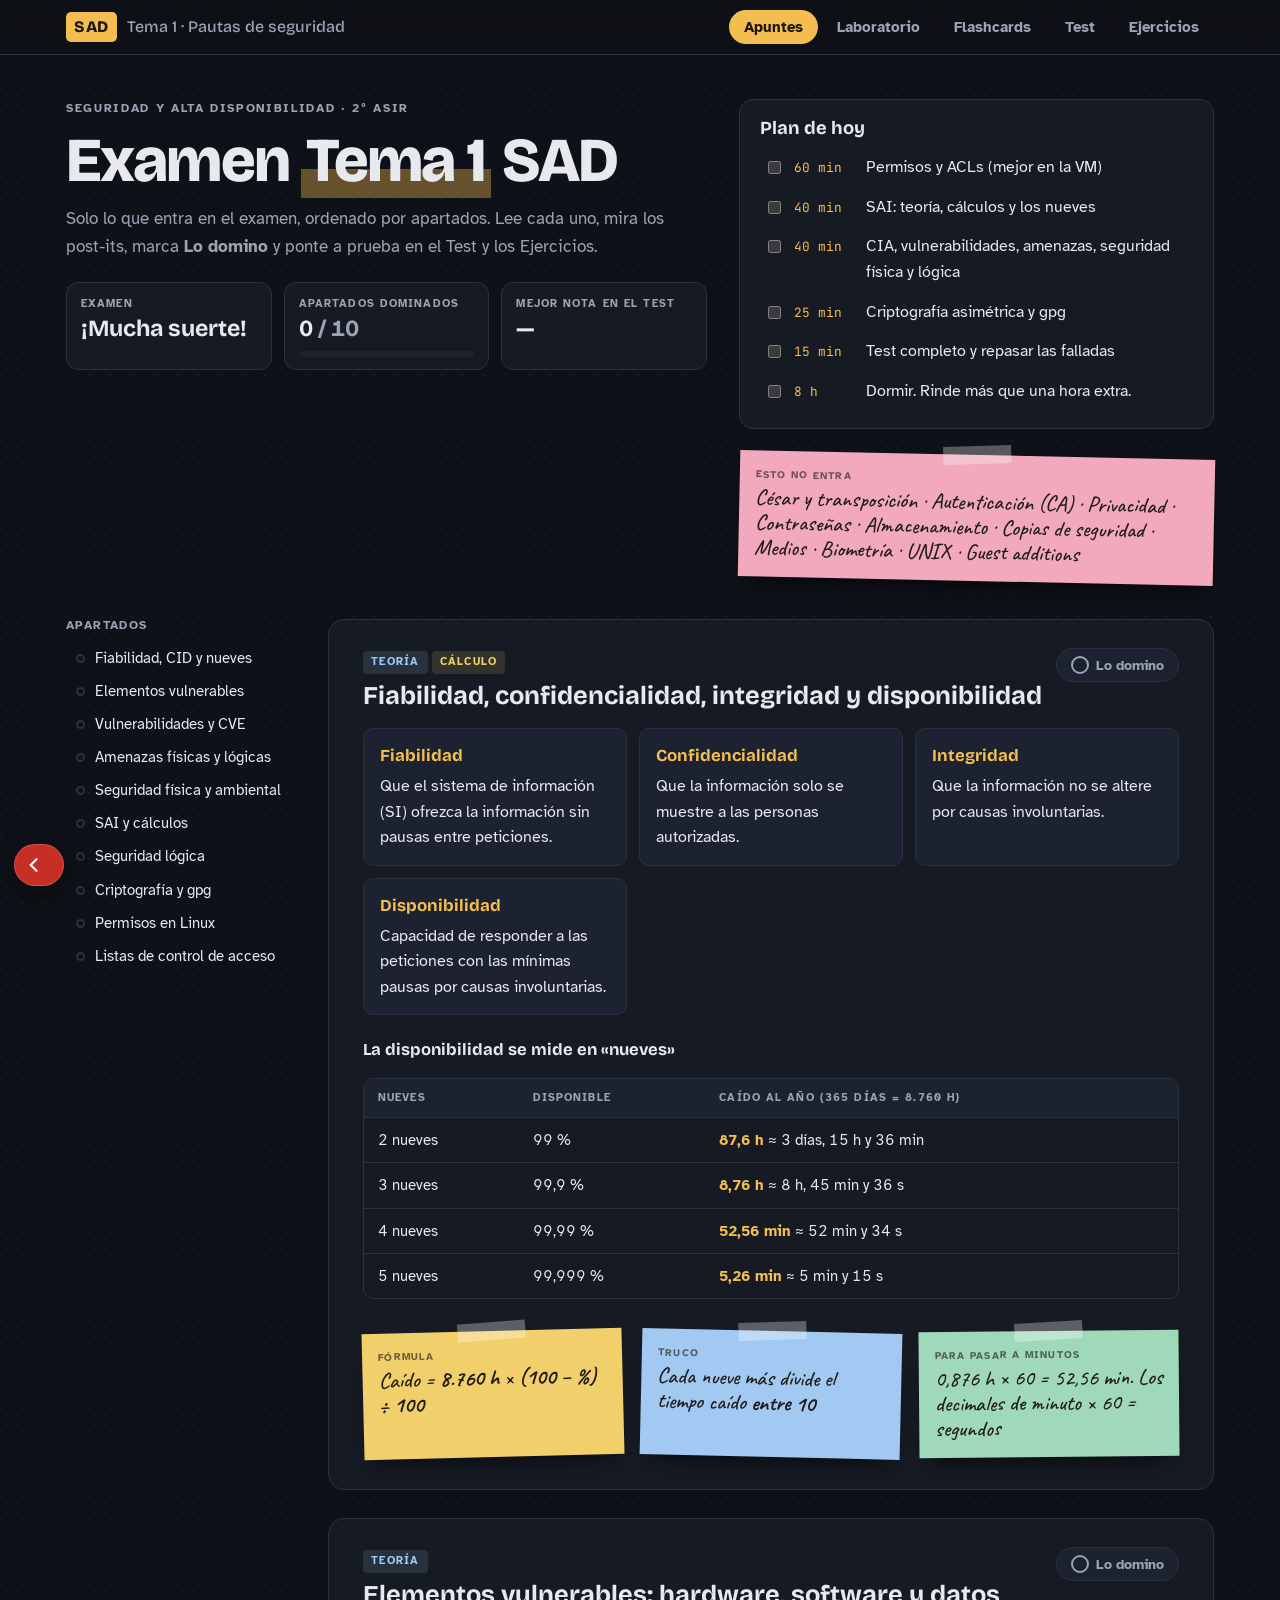
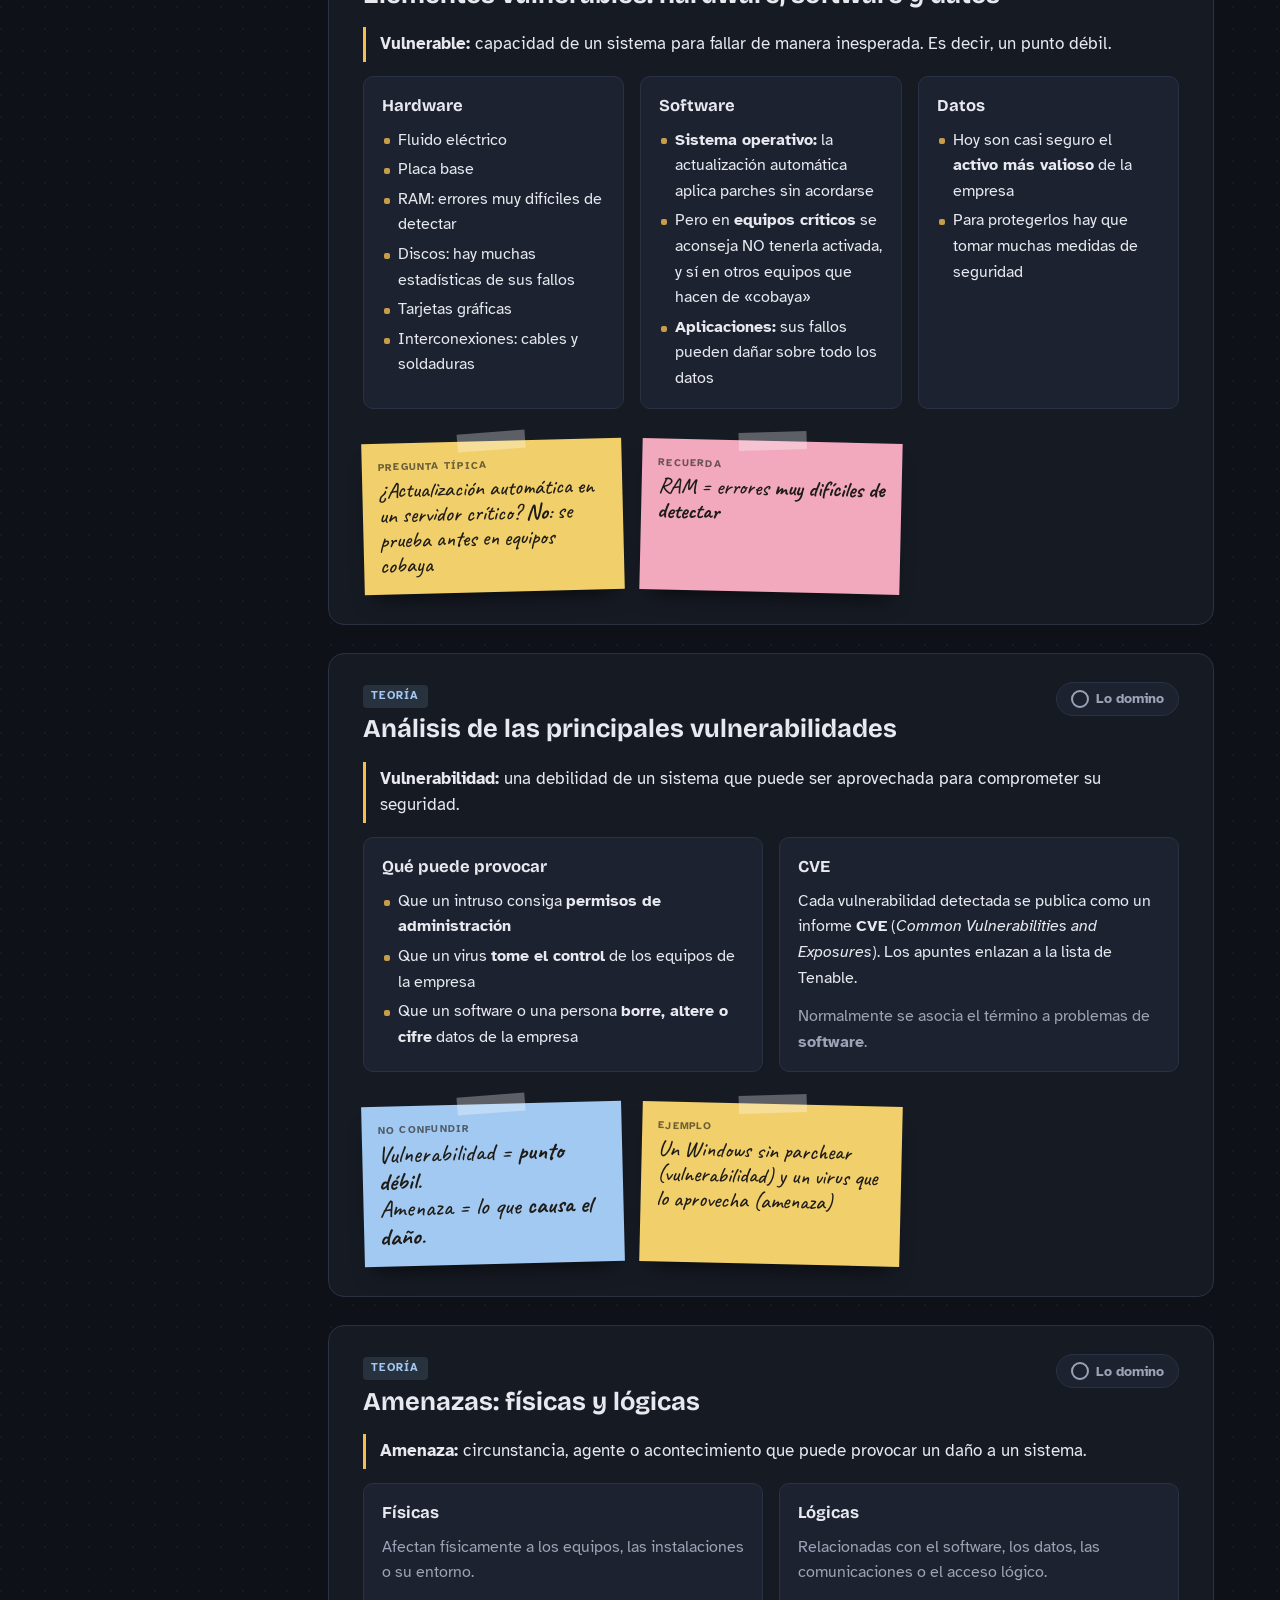
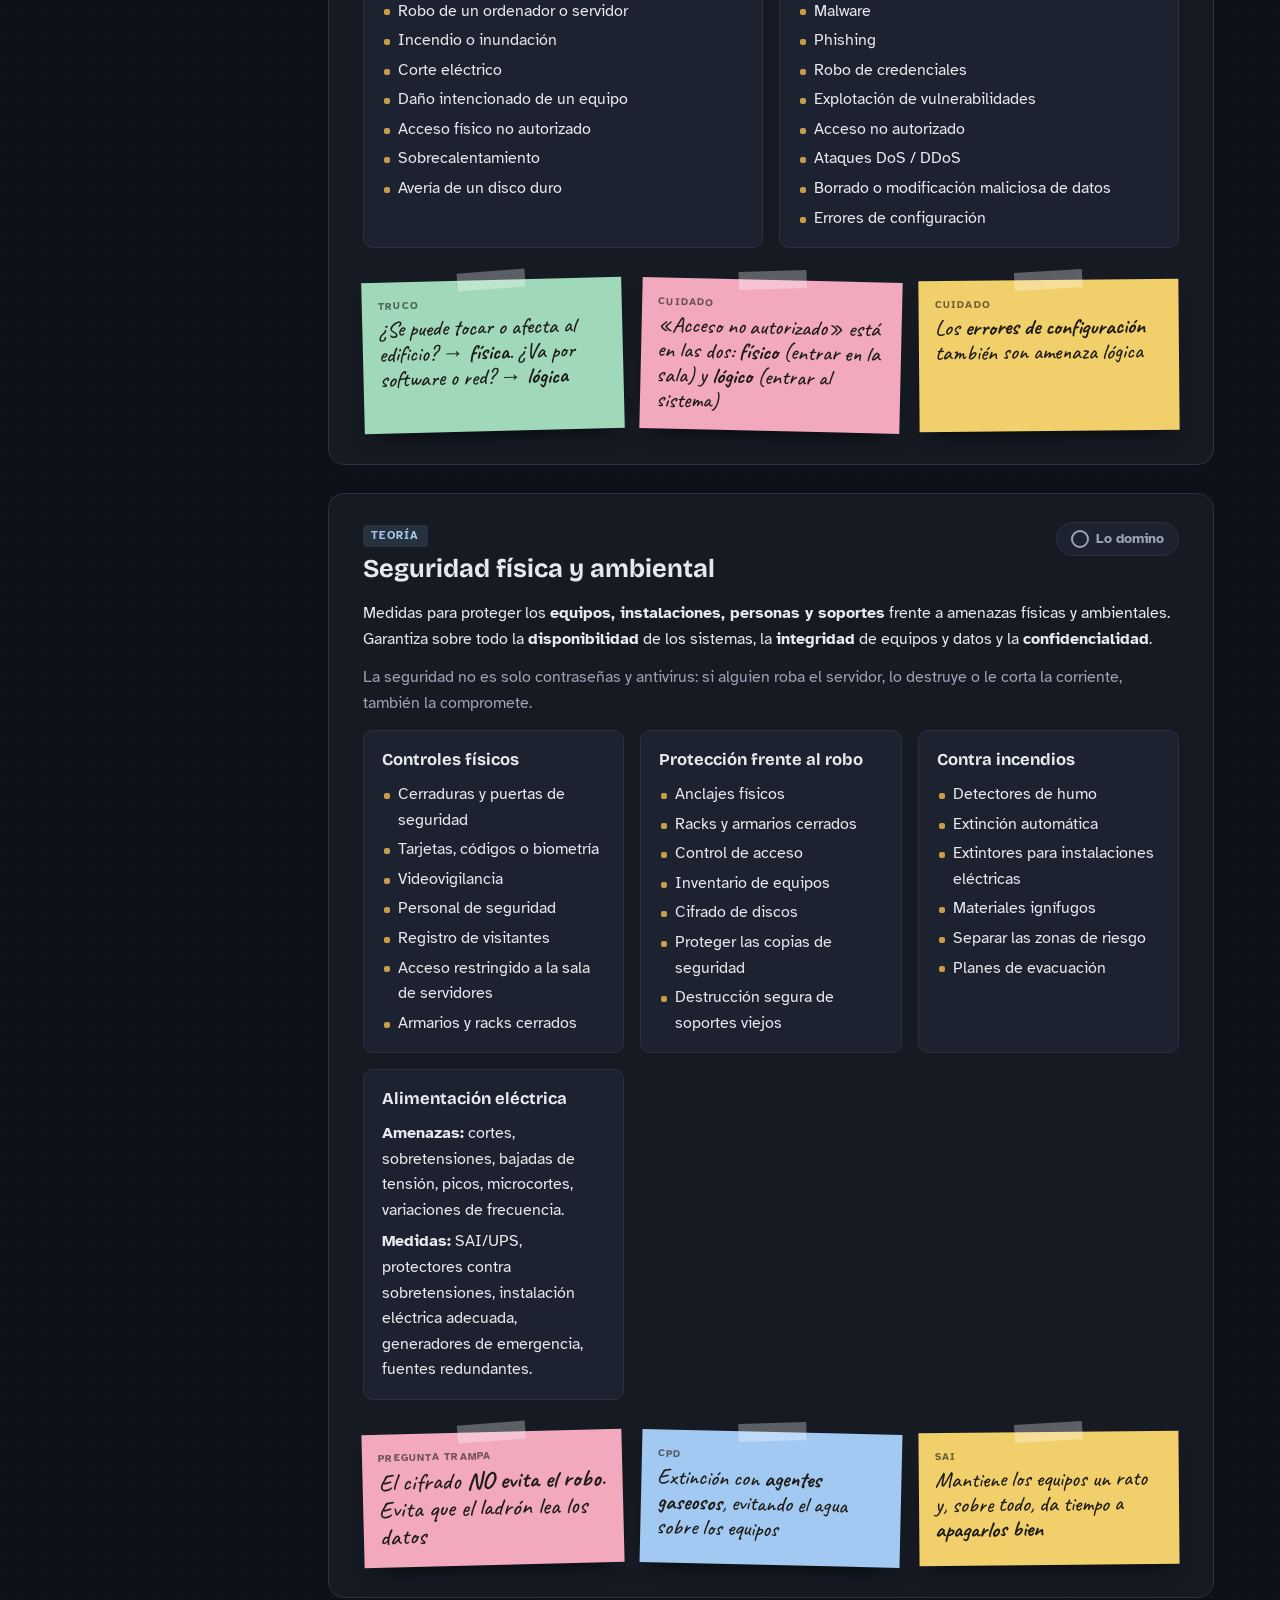
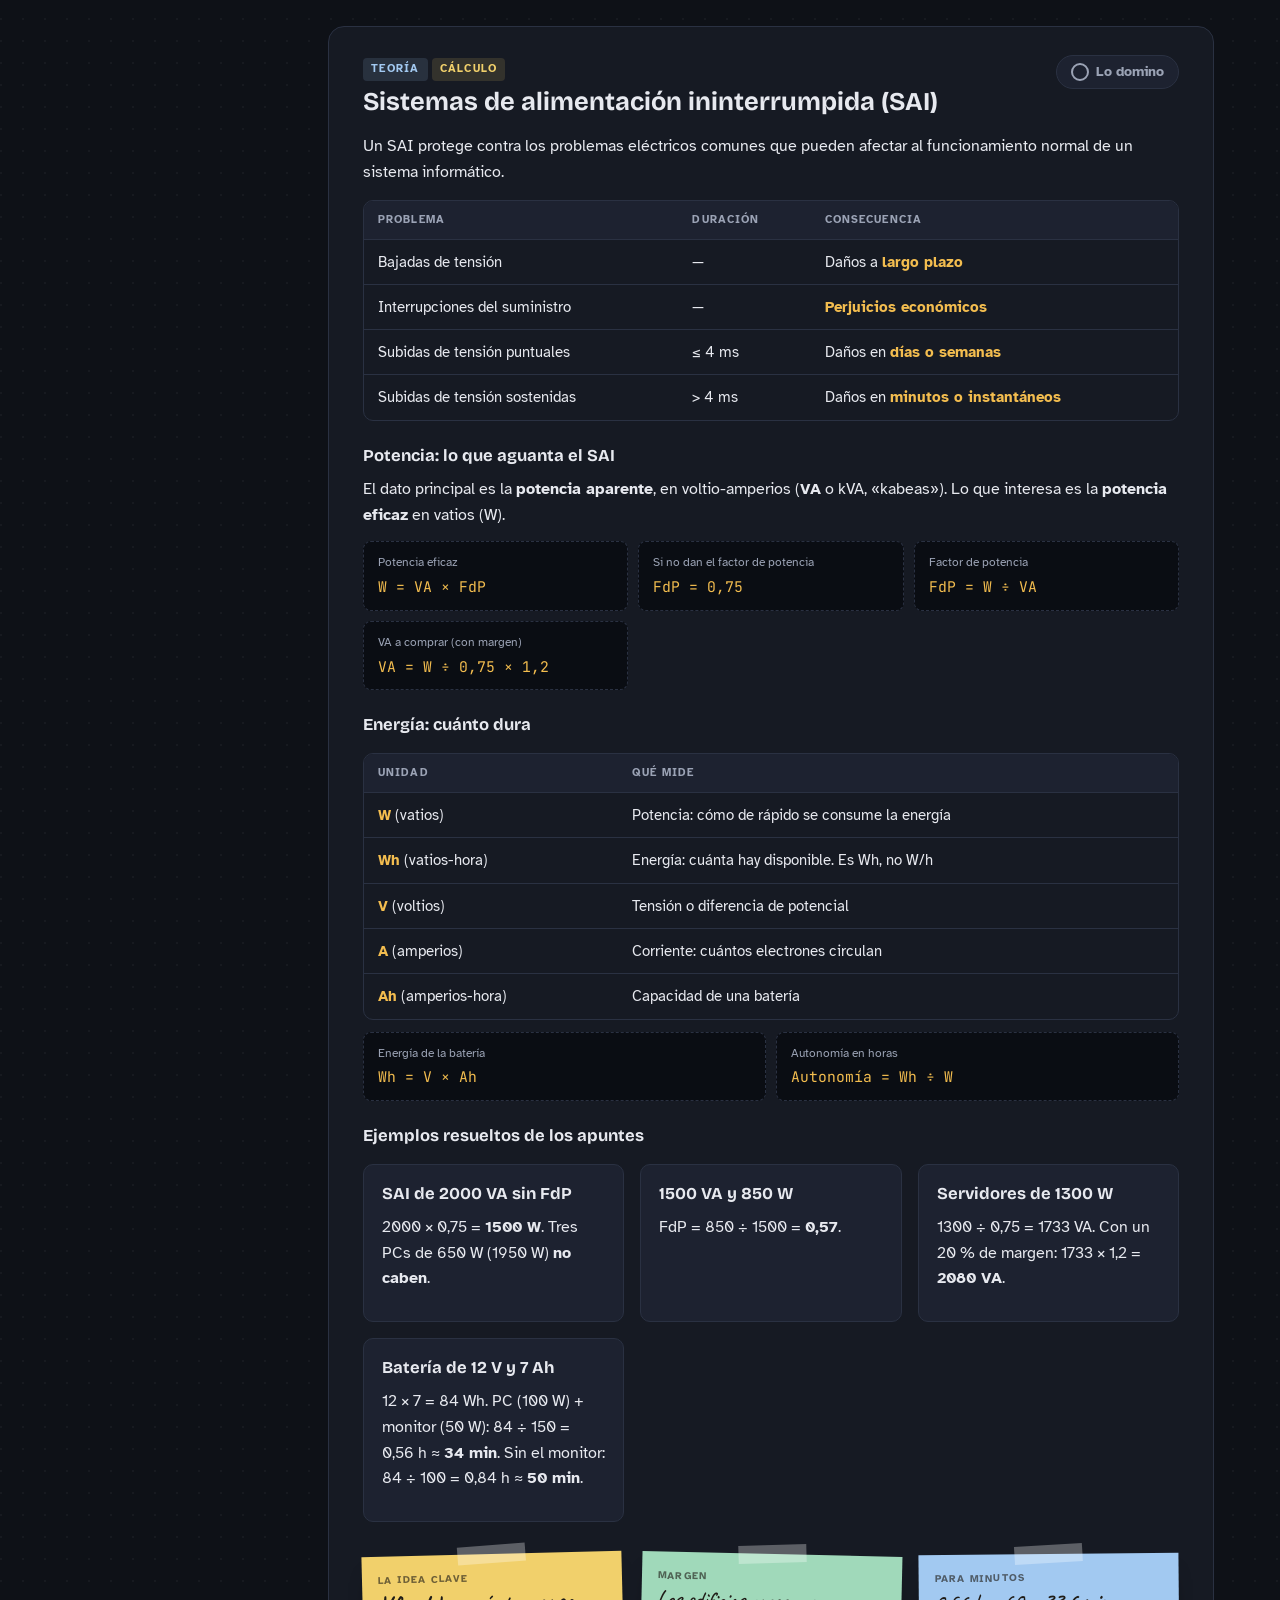
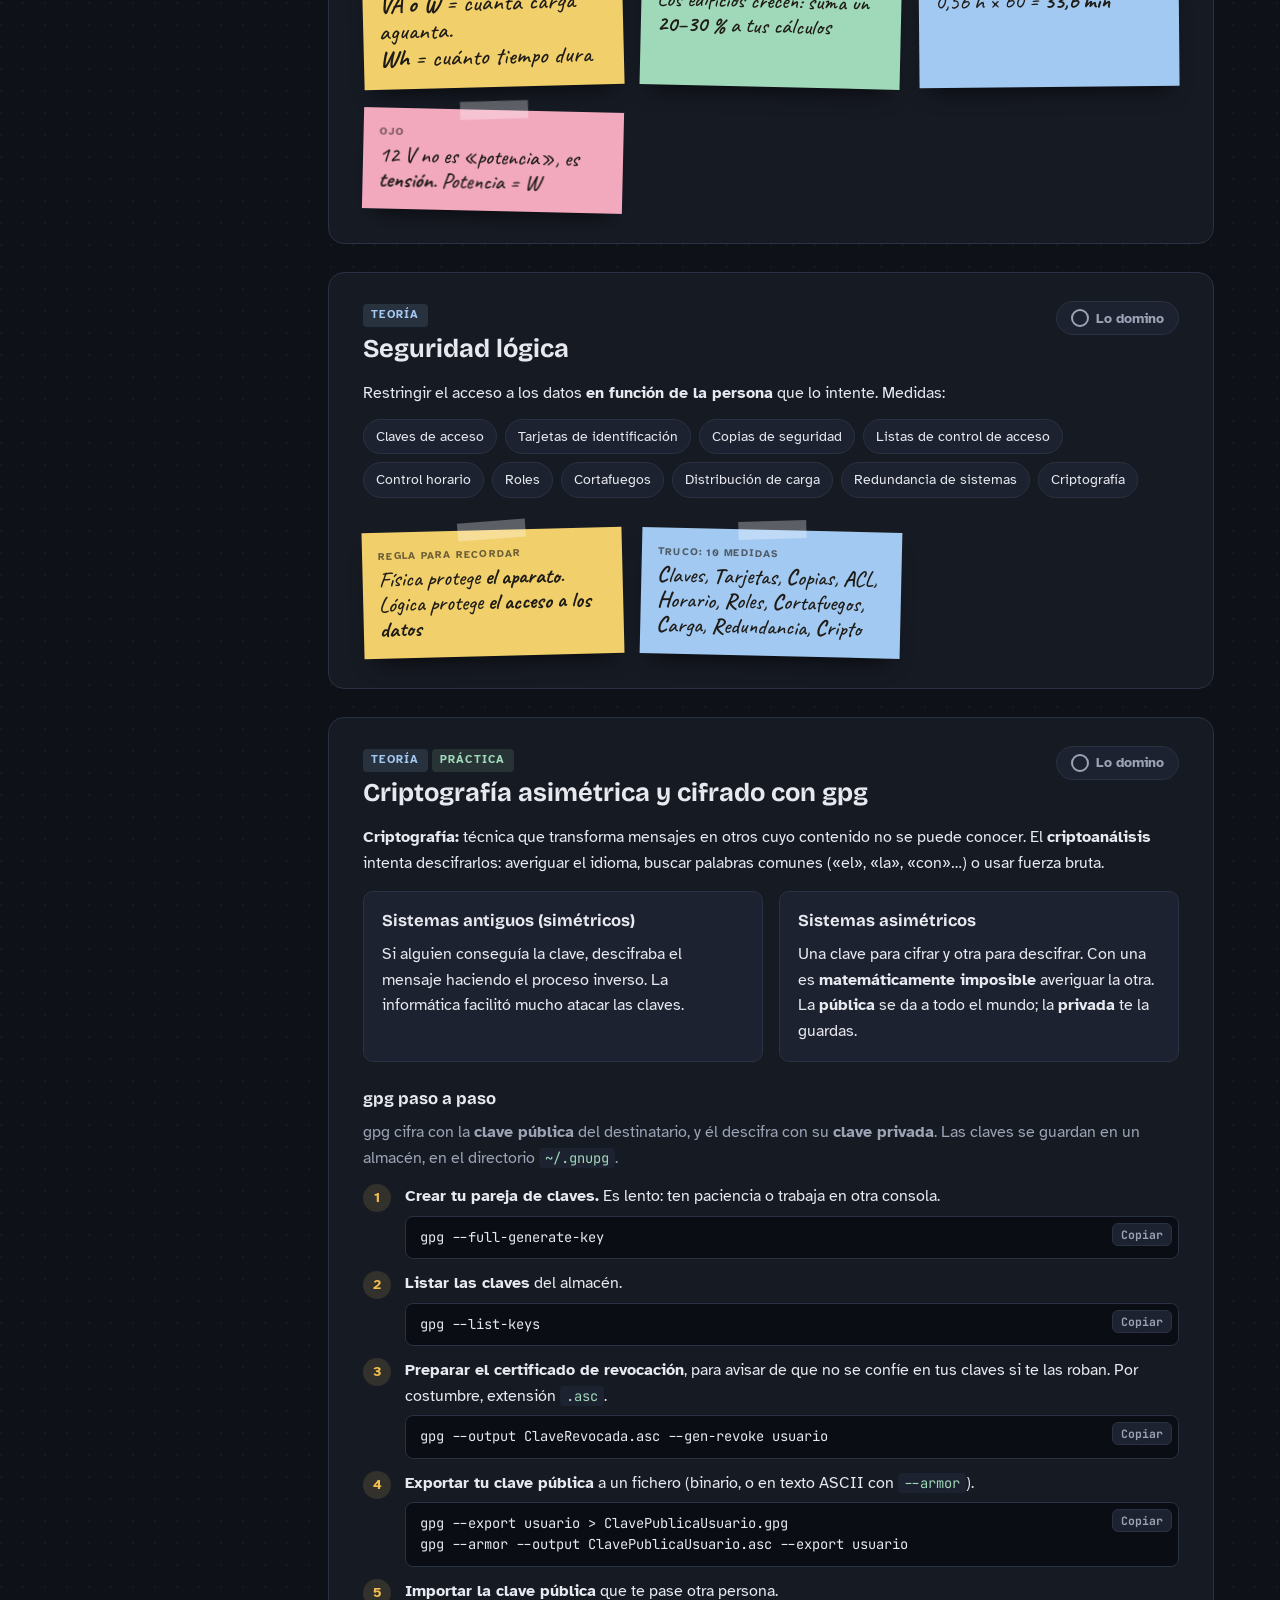
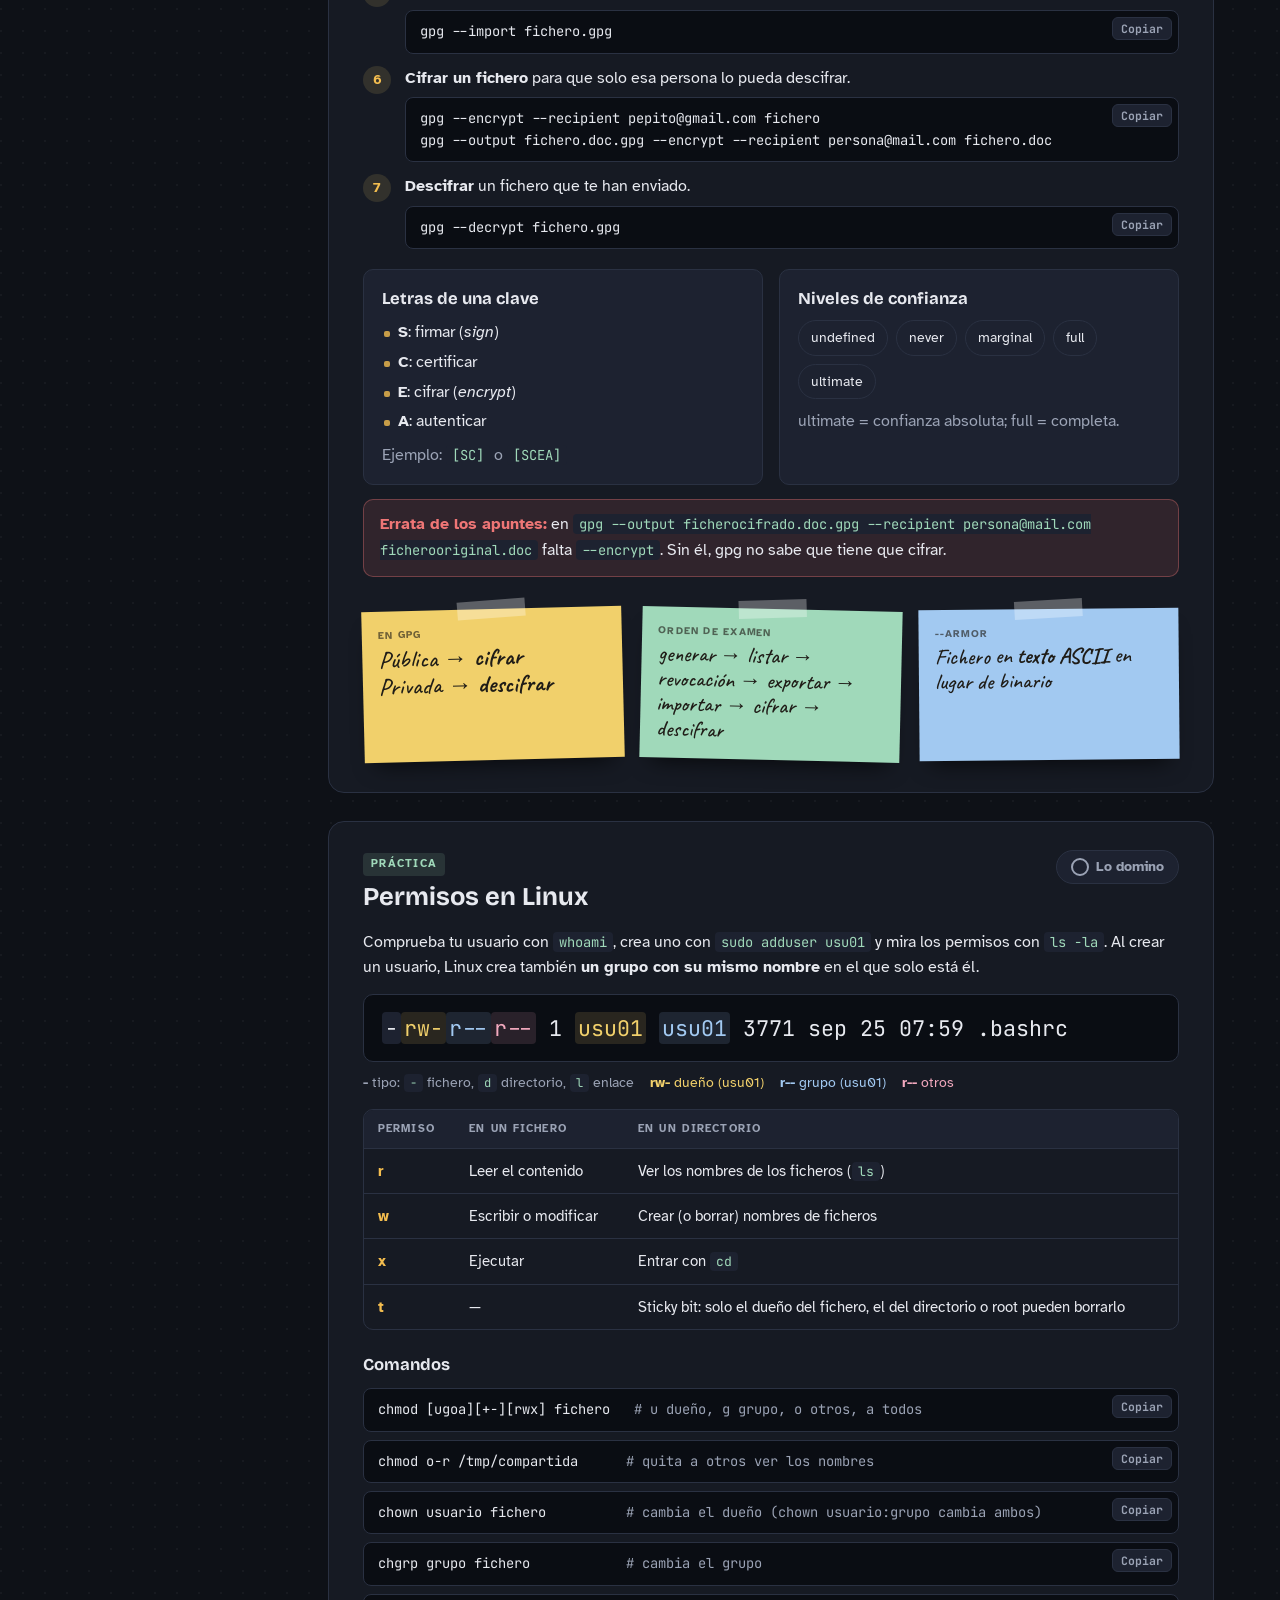
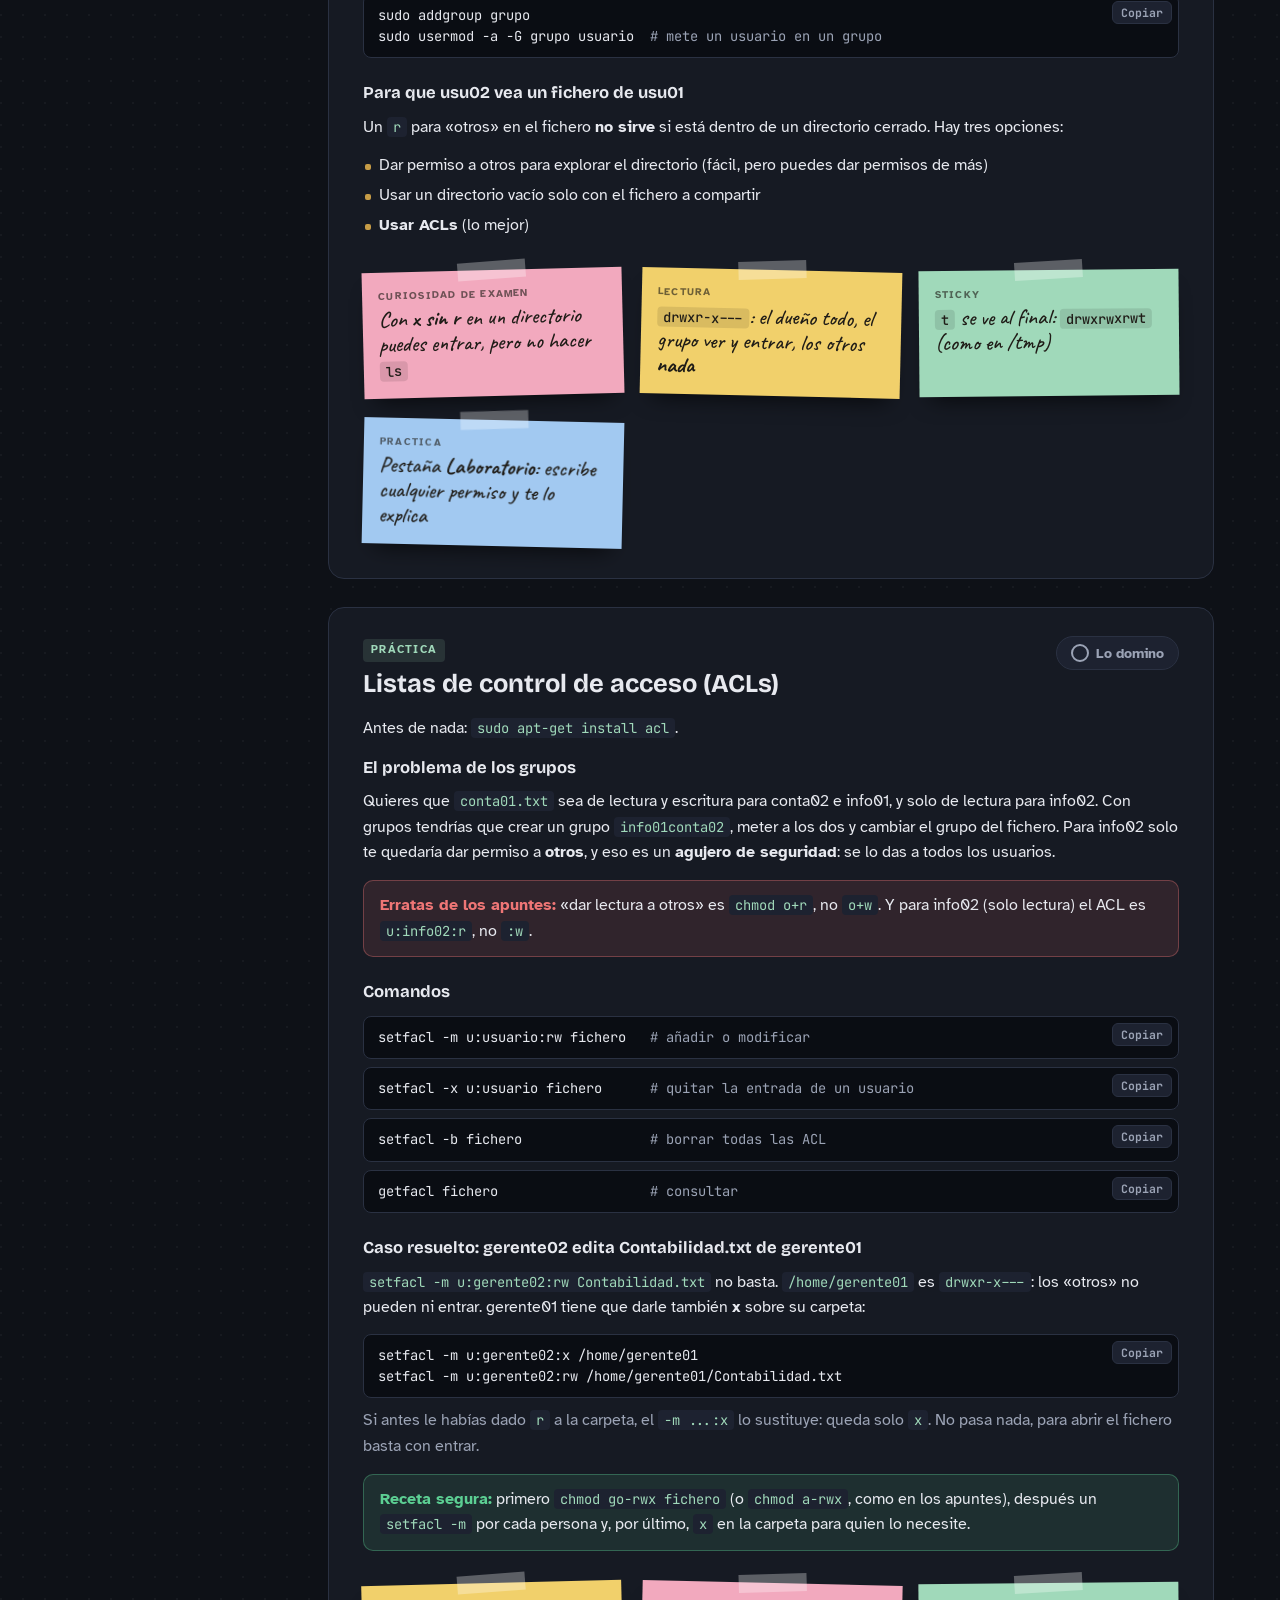
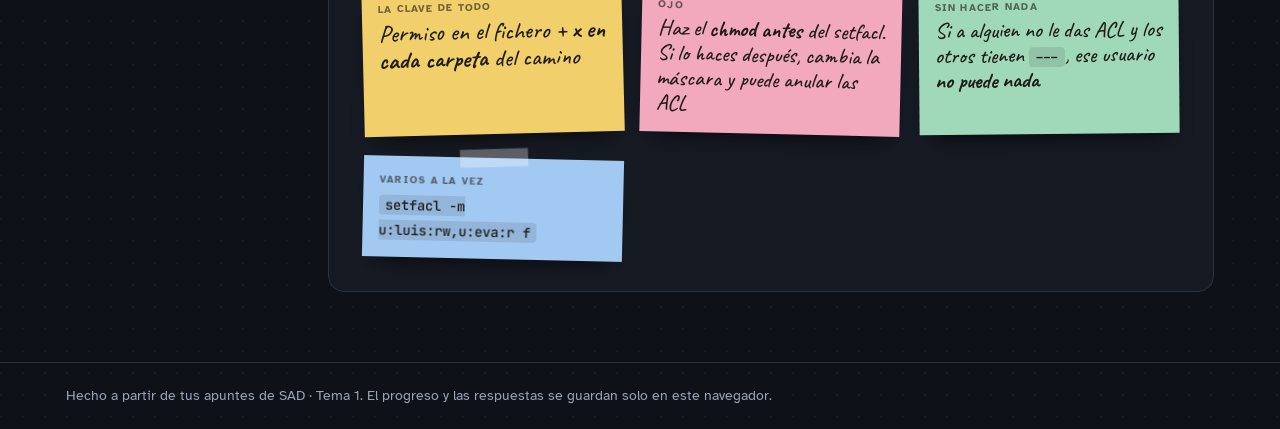
<file: temas/sad/examen-tema-1.html>
<!doctype html><html><head><meta charset=utf8><meta name=viewport content="width=device-width,initial-scale=1,viewport-fit=cover"><style>:root{color-scheme:light;box-sizing:border-box;padding-top:env(safe-area-inset-top,0px);padding-bottom:env(safe-area-inset-bottom,0px)}html{scroll-padding-top:env(safe-area-inset-top,0px)}body{margin:0;padding:0;font:14px -apple-system,BlinkMacSystemFont,sans-serif;background:#fff;color:#000}img{max-width:100%}[hidden]:not([hidden=until-found i]){display:none!important}</style><link rel="icon" type="image/svg+xml" href="../../assets/favicon.svg">
</head><body><script src="../../assets/config.js"></script><script src="../../assets/claude-shim.js"></script>
<title>Examen Tema 1 SAD</title>
<meta name="claude:viewport-fit-sides" content="cover">
<link rel="preconnect" href="https://fonts.googleapis.com">
<link rel="preconnect" href="https://fonts.gstatic.com" crossorigin>
<link rel="stylesheet" href="https://fonts.googleapis.com/css2?family=Atkinson+Hyperlegible:wght@400;700&family=Bricolage+Grotesque:opsz,wght@12..96,500;12..96,700;12..96,800&family=Caveat:wght@500;700&family=JetBrains+Mono:wght@400;600&display=swap">
<style>
/* Layout: cuaderno oscuro con cuadrícula de puntos. Cabecera fija con pestañas; en Apuntes, índice lateral + apartados con post-its pegados como anotaciones. */
:root{
  --bg:#0e1117; --bg-glass:rgba(14,17,23,.86); --panel:#161a23; --panel-2:#1d2230; --code:#0a0d13; --line:#2a3142;
  --text:#e7e9ef; --muted:#9ba3b5; --accent:#f3bd4f; --accent-ink:#1b1608;
  --ok:#5ccf93; --ok-t:rgba(92,207,147,.12); --bad:#ef7676; --bad-t:rgba(239,118,118,.12);
  --pi-y:#f1d06b; --pi-p:#f2a9be; --pi-g:#a0d9ba; --pi-b:#a2c9f1; --pi-ink:#1f1c17;
  --t-y:rgba(241,208,107,.13); --t-b:rgba(162,201,241,.13); --t-g:rgba(160,217,186,.13); --t-p:rgba(242,169,190,.13);
  --tape:rgba(255,255,255,.3); --shadow:rgba(0,0,0,.7); --dot:rgba(255,255,255,.04);
  --f-display:"Bricolage Grotesque","Segoe UI",system-ui,sans-serif;
  --f-body:"Atkinson Hyperlegible","Segoe UI",system-ui,sans-serif;
  --f-mono:"JetBrains Mono",ui-monospace,Consolas,monospace;
  --f-hand:"Caveat","Segoe Print","Comic Sans MS",cursive;
  color-scheme:dark;
}
*{box-sizing:border-box}
html{scroll-behavior:smooth}
body{background:var(--bg);color:var(--text);font-family:var(--f-body);font-size:16px;line-height:1.6;
  background-image:radial-gradient(circle at 1px 1px,var(--dot) 1px,transparent 0);background-size:22px 22px}
@media (prefers-reduced-motion:reduce){html{scroll-behavior:auto}*,*::before{transition:none!important;animation:none!important}}
:focus-visible{outline:2px solid var(--accent);outline-offset:2px}
.wrap{max-width:1180px;margin:0 auto;padding-left:max(16px,env(safe-area-inset-left,0px));padding-right:max(16px,env(safe-area-inset-right,0px))}
a{color:var(--accent)}
code{font-family:var(--f-mono);font-size:.86em;background:var(--panel-2);color:var(--pi-g);padding:1px 6px;border-radius:4px;word-break:break-word}
p{margin:0 0 .8rem}
button{font-family:inherit}

/* Cabecera */
.top{position:sticky;top:env(safe-area-inset-top,0px);z-index:30;background:var(--bg-glass);backdrop-filter:blur(10px);-webkit-backdrop-filter:blur(10px);border-bottom:1px solid var(--line)}
.top-in{display:flex;align-items:center;gap:14px;padding-block:10px;flex-wrap:wrap}
.brand{display:flex;align-items:center;gap:10px;font-family:var(--f-display);font-weight:700}
.brand-mark{background:var(--accent);color:var(--accent-ink);font-weight:800;padding:2px 8px;border-radius:5px;letter-spacing:.04em}
.brand-t{color:var(--muted);font-weight:500}
.tabs{display:flex;gap:4px;margin-left:auto;overflow-x:auto;scrollbar-width:none;max-width:100%}
.tabs::-webkit-scrollbar{display:none}
.tab{font-weight:700;font-size:.92rem;color:var(--muted);background:none;border:1px solid transparent;padding:7px 14px;border-radius:999px;cursor:pointer;white-space:nowrap;transition:color .15s,background .15s}
.tab:hover{color:var(--text);border-color:var(--line)}
.tab[aria-selected="true"]{color:var(--accent-ink);background:var(--accent)}
@media (max-width:760px){.tabs{margin-left:0;width:100%}}

/* Hero */
.hero{display:grid;grid-template-columns:minmax(0,1.35fr) minmax(0,1fr);gap:32px;padding-block:44px 30px;align-items:start}
@media (max-width:900px){.hero{grid-template-columns:1fr;padding-block:28px 20px}}
.eyebrow{font-size:.74rem;font-weight:700;letter-spacing:.14em;text-transform:uppercase;color:var(--muted);margin-bottom:12px}
h1{font-family:var(--f-display);font-weight:800;font-size:clamp(2.3rem,5.4vw,3.9rem);line-height:.98;letter-spacing:-.025em;margin:0 0 14px;text-wrap:balance}
h1 .hl{background:linear-gradient(transparent 62%,rgba(243,189,79,.38) 62%);padding:0 .08em}
.lead{color:var(--muted);font-size:1.08rem;max-width:56ch;margin-bottom:22px}
.stats{display:grid;grid-template-columns:repeat(3,minmax(0,1fr));gap:12px}
@media (max-width:520px){.stats{grid-template-columns:1fr}}
.stat{background:var(--panel);border:1px solid var(--line);border-radius:12px;padding:12px 14px}
.stat-l{font-size:.7rem;font-weight:700;letter-spacing:.1em;text-transform:uppercase;color:var(--muted)}
.stat-v{font-family:var(--f-display);font-weight:700;font-size:1.45rem;font-variant-numeric:tabular-nums;line-height:1.2;margin-top:2px}
.bar{height:6px;background:var(--panel-2);border-radius:99px;overflow:hidden;margin-top:8px}
.bar>i{display:block;height:100%;width:0;background:var(--accent);border-radius:99px;transition:width .4s}
.hero-side{display:flex;flex-direction:column;gap:26px}
.plan{background:var(--panel);border:1px solid var(--line);border-radius:14px;padding:18px 20px}
.plan h2{font-size:1.15rem;margin:0 0 10px}
.plan ul{list-style:none;margin:0;padding:0;display:flex;flex-direction:column;gap:2px}
.plan label{display:grid;grid-template-columns:20px 62px minmax(0,1fr);gap:10px;align-items:baseline;padding:6px 4px;border-radius:6px;cursor:pointer}
.plan label:hover{background:var(--panel-2)}
.plan input{accent-color:var(--accent);transform:translateY(2px)}
.plan .t{font-family:var(--f-mono);font-size:.8rem;color:var(--accent);font-variant-numeric:tabular-nums}
.plan input:checked~span:last-child{color:var(--muted);text-decoration:line-through}

/* Post-its */
.postits{display:grid;grid-template-columns:repeat(auto-fill,minmax(200px,1fr));gap:24px 18px;margin-top:26px;padding-top:6px}
.postit{position:relative;background:var(--pi-y);color:var(--pi-ink);padding:18px 16px 16px;font-family:var(--f-hand);font-size:1.38rem;font-weight:500;line-height:1.14;
  box-shadow:0 14px 22px -12px var(--shadow);transform:rotate(var(--r,-1.4deg));transition:transform .2s}
.postit:nth-child(2n){--r:1.3deg}.postit:nth-child(3n){--r:-.5deg}
.postit:hover{transform:rotate(0) scale(1.03)}
.postit::before{content:"";position:absolute;top:-9px;left:50%;width:68px;height:18px;transform:translateX(-50%) rotate(-3deg);background:var(--tape)}
.postit b{font-weight:700}
.postit .lab{display:block;font-family:var(--f-body);font-size:.64rem;font-weight:700;letter-spacing:.12em;text-transform:uppercase;opacity:.62;margin-bottom:5px}
.postit code{background:rgba(0,0,0,.1);color:var(--pi-ink);font-size:.62em}
.postit.p{background:var(--pi-p)}.postit.g{background:var(--pi-g)}.postit.b{background:var(--pi-b)}
.postit.big{font-size:1.5rem}
.noentra ul{margin:6px 0 0;padding-left:1.1em;font-size:1.25rem}
.noentra li{margin:1px 0}

/* Apuntes */
.notes{display:grid;grid-template-columns:230px minmax(0,1fr);gap:32px;padding-block:8px 70px}
.index{position:sticky;top:calc(env(safe-area-inset-top,0px) + 74px);align-self:start}
.index h2{font-size:.72rem;font-weight:700;letter-spacing:.12em;text-transform:uppercase;color:var(--muted);margin:0 0 10px;font-family:var(--f-body)}
.index ol{list-style:none;margin:0;padding:0;display:flex;flex-direction:column;gap:2px}
.index a{display:flex;gap:10px;align-items:center;color:var(--text);text-decoration:none;font-size:.92rem;padding:6px 10px;border-radius:8px;line-height:1.3}
.index a:hover{background:var(--panel)}
.index .dot{flex:none;width:9px;height:9px;border-radius:50%;border:2px solid var(--line)}
.index a.is-done .dot{background:var(--ok);border-color:var(--ok)}
.index a.is-done{color:var(--muted)}
@media (max-width:900px){
  .notes{grid-template-columns:1fr;gap:18px}
  .index{position:static}
  .index ol{flex-direction:row;flex-wrap:wrap;gap:6px}
  .index a{background:var(--panel);border:1px solid var(--line);font-size:.84rem;padding:5px 10px}
}
.topics{display:flex;flex-direction:column;gap:28px;min-width:0}
.topic{background:var(--panel);border:1px solid var(--line);border-radius:16px;padding:28px clamp(18px,3vw,34px) 32px;scroll-margin-top:92px;min-width:0}
.topic-h{display:flex;justify-content:space-between;gap:14px;align-items:flex-start;flex-wrap:wrap;margin-bottom:18px}
h2{font-family:var(--f-display);font-weight:700;font-size:clamp(1.3rem,2.4vw,1.6rem);line-height:1.15;margin:.4rem 0 0;text-wrap:balance}
h3{font-family:var(--f-display);font-weight:700;font-size:1.04rem;margin:0 0 .5rem}
.kind{display:inline-block;font-size:.66rem;font-weight:700;letter-spacing:.12em;text-transform:uppercase;padding:3px 8px;border-radius:4px}
.k-teo{color:var(--pi-b);background:var(--t-b)}.k-calc{color:var(--pi-y);background:var(--t-y)}.k-prac{color:var(--pi-g);background:var(--t-g)}
.done-btn{display:inline-flex;align-items:center;gap:7px;border:1px solid var(--line);background:var(--panel-2);color:var(--muted);border-radius:999px;padding:7px 14px;font-weight:700;font-size:.86rem;cursor:pointer;white-space:nowrap}
.done-btn::before{content:"";width:14px;height:14px;border-radius:50%;border:2px solid currentColor}
.done-btn[aria-pressed="true"]{background:var(--ok-t);color:var(--ok);border-color:var(--ok)}
.done-btn[aria-pressed="true"]::before{background:currentColor;box-shadow:inset 0 0 0 2px var(--panel)}
.cols{display:grid;grid-template-columns:repeat(auto-fit,minmax(230px,1fr));gap:16px;margin-top:14px}
.box{background:var(--panel-2);border:1px solid var(--line);border-radius:10px;padding:16px 18px;min-width:0}
.box h3{display:flex;align-items:center;gap:8px}
ul.clean{margin:0;padding:0;list-style:none;display:flex;flex-direction:column;gap:4px}
ul.clean li{position:relative;padding-left:16px}
ul.clean li::before{content:"";position:absolute;left:2px;top:.68em;width:6px;height:6px;border-radius:2px;background:var(--accent);opacity:.8}
.defs{display:grid;grid-template-columns:repeat(auto-fit,minmax(220px,1fr));gap:12px;margin:0}
.defs div{background:var(--panel-2);border:1px solid var(--line);border-radius:10px;padding:14px 16px}
.defs dt{font-family:var(--f-display);font-weight:700;color:var(--accent);font-size:1.05rem}
.defs dd{margin:4px 0 0;color:var(--text)}
.quote{border-left:3px solid var(--accent);padding:4px 0 4px 14px;margin:0 0 14px;font-size:1.05rem}
.muted{color:var(--muted)}
.tbl{overflow-x:auto;margin-top:14px;border:1px solid var(--line);border-radius:10px}
table{border-collapse:collapse;width:100%;font-variant-numeric:tabular-nums;font-size:.95rem}
th,td{padding:10px 14px;border-bottom:1px solid var(--line);text-align:left;vertical-align:top}
tr:last-child td{border-bottom:0}
th{font-size:.7rem;letter-spacing:.1em;text-transform:uppercase;color:var(--muted);background:var(--panel-2);font-weight:700}
td strong{color:var(--accent)}
.formulas{display:grid;grid-template-columns:repeat(auto-fit,minmax(240px,1fr));gap:10px;margin-top:12px}
.formula{font-family:var(--f-mono);font-size:.92rem;background:var(--code);border:1px dashed var(--line);border-radius:8px;padding:11px 14px;color:var(--accent)}
.formula small{display:block;font-family:var(--f-body);color:var(--muted);font-size:.78rem;margin-bottom:2px}
.chips{display:flex;flex-wrap:wrap;gap:8px;margin-top:10px}
.chip{background:var(--panel-2);border:1px solid var(--line);border-radius:999px;padding:5px 12px;font-size:.9rem}
.steps{counter-reset:s;list-style:none;margin:12px 0 0;padding:0;display:flex;flex-direction:column;gap:12px}
.steps>li{counter-increment:s;display:grid;grid-template-columns:30px minmax(0,1fr);gap:12px;align-items:start}
.steps>li::before{content:counter(s);width:28px;height:28px;border-radius:50%;background:var(--t-y);color:var(--accent);font-weight:700;display:grid;place-items:center;font-size:.85rem}
.steps p{margin:0 0 6px}
.cmd{position:relative;margin:0;background:var(--code);border:1px solid var(--line);border-radius:8px;padding:10px 70px 10px 14px;font-family:var(--f-mono);font-size:.86rem;color:var(--text);overflow-x:auto;white-space:pre;line-height:1.55}
.cmd .c{color:var(--muted)}
.copy{position:absolute;top:6px;right:6px;background:var(--panel-2);color:var(--muted);border:1px solid var(--line);border-radius:6px;font-size:.72rem;font-weight:700;padding:3px 8px;cursor:pointer}
.copy:hover{color:var(--text)}
.cmd-list{display:flex;flex-direction:column;gap:8px;margin-top:10px}
.anat{font-family:var(--f-mono);font-size:clamp(1rem,2.6vw,1.35rem);background:var(--code);border:1px solid var(--line);border-radius:10px;padding:16px 18px;overflow-x:auto;white-space:nowrap}
.anat span{padding:2px 3px;border-radius:4px}
.a-t{background:var(--panel-2);color:var(--text)}.a-u{background:var(--t-y);color:var(--pi-y)}.a-g{background:var(--t-b);color:var(--pi-b)}.a-o{background:var(--t-p);color:var(--pi-p)}
.legend{display:flex;flex-wrap:wrap;gap:8px 16px;margin-top:10px;font-size:.88rem;color:var(--muted)}
.legend b{font-weight:700}
.legend .lu{color:var(--pi-y)}.legend .lg{color:var(--pi-b)}.legend .lo{color:var(--pi-p)}
.warn{background:var(--bad-t);border:1px solid rgba(239,118,118,.35);border-radius:10px;padding:12px 16px;margin-top:14px}
.warn b{color:var(--bad)}
.good{background:var(--ok-t);border:1px solid rgba(92,207,147,.35);border-radius:10px;padding:12px 16px;margin-top:14px}
.good b{color:var(--ok)}
.sec-title{font-family:var(--f-display);font-weight:800;font-size:clamp(1.6rem,3.4vw,2.2rem);margin:0 0 6px;letter-spacing:-.015em}
.sec-lead{color:var(--muted);margin:0 0 24px;max-width:64ch}
.panel-pad{padding-block:36px 70px}

/* Laboratorio */
.lab-grid{display:grid;grid-template-columns:repeat(auto-fit,minmax(310px,1fr));gap:20px}
.tool{background:var(--panel);border:1px solid var(--line);border-radius:16px;padding:22px 22px 24px;min-width:0}
.tool h3{font-size:1.15rem}
.tool .desc{color:var(--muted);font-size:.92rem}
.fields{display:grid;grid-template-columns:repeat(auto-fit,minmax(110px,1fr));gap:10px;margin:12px 0}
.field label{display:block;font-size:.72rem;font-weight:700;letter-spacing:.08em;text-transform:uppercase;color:var(--muted);margin-bottom:4px}
.field input,.perm-in{width:100%;background:var(--code);border:1px solid var(--line);color:var(--text);border-radius:8px;padding:9px 11px;font-family:var(--f-mono);font-size:1rem}
.field input:focus,.perm-in:focus{border-color:var(--accent);outline:none}
.result{background:var(--t-y);border-radius:10px;padding:12px 14px;font-variant-numeric:tabular-nums}
.result .big{font-family:var(--f-display);font-weight:800;font-size:1.7rem;color:var(--accent);line-height:1.1}
.result .sub{color:var(--muted);font-size:.88rem;margin-top:4px}
.tool.wide{grid-column:1/-1}
.presets{display:flex;flex-wrap:wrap;gap:6px;margin:10px 0}
.preset{font-family:var(--f-mono);font-size:.82rem;background:var(--panel-2);border:1px solid var(--line);color:var(--text);border-radius:6px;padding:4px 9px;cursor:pointer}
.preset:hover{border-color:var(--accent)}
.perm-out{display:grid;grid-template-columns:repeat(auto-fit,minmax(200px,1fr));gap:12px;margin-top:12px}
.perm-col{border-radius:10px;padding:12px 14px;border:1px solid var(--line);background:var(--panel-2)}
.perm-col h4{margin:0 0 8px;font-size:.78rem;letter-spacing:.1em;text-transform:uppercase}
.perm-col.u h4{color:var(--pi-y)}.perm-col.g h4{color:var(--pi-b)}.perm-col.o h4{color:var(--pi-p)}
.perm-col ul{list-style:none;margin:0;padding:0;display:flex;flex-direction:column;gap:5px;font-size:.92rem}
.yes::before{content:"✓ ";color:var(--ok);font-weight:700}
.no{color:var(--muted)}.no::before{content:"✕ ";color:var(--bad);font-weight:700}
.perm-meta{margin-top:10px;color:var(--muted);font-size:.92rem}
.perm-meta b{color:var(--text)}

/* Flashcards */
.fc-wrap{max-width:680px;margin:0 auto}
.fc-top{display:flex;justify-content:space-between;align-items:center;gap:12px;margin-bottom:14px;flex-wrap:wrap;color:var(--muted);font-variant-numeric:tabular-nums}
.fc{perspective:1400px;cursor:pointer;border:0;background:none;padding:0;width:100%;text-align:left;color:inherit}
.fc-inner{display:grid;transform-style:preserve-3d;transition:transform .55s cubic-bezier(.3,.7,.3,1)}
.fc.flip .fc-inner{transform:rotateY(180deg)}
.fc-face{grid-area:1/1;backface-visibility:hidden;-webkit-backface-visibility:hidden;min-height:250px;border-radius:16px;padding:30px 30px 26px;display:flex;flex-direction:column;justify-content:center}
.fc-front{background:var(--panel);border:1px solid var(--line)}
.fc-front .q{font-family:var(--f-display);font-weight:700;font-size:clamp(1.3rem,3vw,1.75rem);line-height:1.2;text-wrap:balance}
.fc-back{background:var(--pi-y);color:var(--pi-ink);transform:rotateY(180deg);font-family:var(--f-hand);font-size:clamp(1.5rem,3.4vw,1.95rem);line-height:1.18;box-shadow:0 18px 30px -16px var(--shadow)}
.fc-back code{background:rgba(0,0,0,.1);color:var(--pi-ink);font-size:.6em}
.fc-hint{font-family:var(--f-body);font-size:.72rem;font-weight:700;letter-spacing:.12em;text-transform:uppercase;opacity:.6;margin-top:16px}
.fc-front .fc-hint{color:var(--muted);opacity:1}
.fc-ctrl{display:flex;gap:10px;justify-content:center;margin-top:18px;flex-wrap:wrap}
.btn{border:1px solid var(--line);background:var(--panel-2);color:var(--text);border-radius:10px;padding:10px 16px;font-weight:700;font-size:.92rem;cursor:pointer}
.btn:hover{border-color:var(--muted)}
.btn.pri{background:var(--accent);color:var(--accent-ink);border-color:var(--accent)}
.btn.okb{color:var(--ok);border-color:rgba(92,207,147,.4)}
.btn.badb{color:var(--bad);border-color:rgba(239,118,118,.4)}
.kbd{font-family:var(--f-mono);font-size:.78rem;color:var(--muted);text-align:center;margin-top:12px}

/* Test */
.quiz{max-width:760px;margin:0 auto;background:var(--panel);border:1px solid var(--line);border-radius:16px;padding:26px clamp(18px,3vw,32px) 28px}
.q-meta{display:flex;justify-content:space-between;color:var(--muted);font-size:.86rem;font-variant-numeric:tabular-nums;gap:10px}
.q-text{font-family:var(--f-display);font-weight:700;font-size:clamp(1.2rem,2.6vw,1.45rem);line-height:1.25;margin:16px 0 18px;text-wrap:balance}
.opts{display:flex;flex-direction:column;gap:10px}
.opt{display:grid;grid-template-columns:30px minmax(0,1fr);gap:10px;align-items:center;text-align:left;background:var(--panel-2);border:1px solid var(--line);color:var(--text);border-radius:10px;padding:12px 14px;font-size:1rem;cursor:pointer;line-height:1.35}
.opt:hover:not(:disabled){border-color:var(--accent)}
.opt .l{width:26px;height:26px;border-radius:7px;background:var(--code);display:grid;place-items:center;font-weight:700;font-size:.82rem;color:var(--muted)}
.opt:disabled{cursor:default}
.opt.right{border-color:var(--ok);background:var(--ok-t)}.opt.right .l{background:var(--ok);color:var(--bg)}
.opt.wrong{border-color:var(--bad);background:var(--bad-t)}.opt.wrong .l{background:var(--bad);color:var(--bg)}
.expl{margin-top:16px;padding:12px 16px;border-radius:10px;background:var(--t-y);font-size:.96rem}
.expl b{color:var(--accent)}
.q-foot{display:flex;justify-content:flex-end;margin-top:18px;gap:10px;flex-wrap:wrap}
.score{text-align:center;padding:10px 0}
.score .n{font-family:var(--f-display);font-weight:800;font-size:4rem;line-height:1;color:var(--accent);font-variant-numeric:tabular-nums}
.score p{color:var(--muted);margin-top:10px}
.review{margin-top:18px;text-align:left;display:flex;flex-direction:column;gap:10px}
.review div{background:var(--panel-2);border:1px solid var(--line);border-left:3px solid var(--bad);border-radius:8px;padding:10px 14px;font-size:.94rem}
.review b{display:block}

/* Ejercicios */
.ex-list{display:flex;flex-direction:column;gap:20px;max-width:880px}
.ex{background:var(--panel);border:1px solid var(--line);border-radius:16px;padding:22px clamp(18px,3vw,28px)}
.ex-h{display:flex;gap:10px;align-items:center;flex-wrap:wrap;margin-bottom:8px}
.ex-h h3{margin:0;font-size:1.1rem}
.ex textarea{width:100%;min-height:90px;background:var(--code);border:1px solid var(--line);border-radius:10px;color:var(--text);padding:10px 12px;font-family:var(--f-mono);font-size:.9rem;resize:vertical;margin-top:8px}
.ex textarea:focus{border-color:var(--accent);outline:none}
.ex details{margin-top:12px}
.ex summary{cursor:pointer;font-weight:700;color:var(--accent);list-style:none;display:inline-flex;align-items:center;gap:8px;padding:6px 12px;border:1px solid var(--line);border-radius:8px;background:var(--panel-2)}
.ex summary::-webkit-details-marker{display:none}
.ex summary::before{content:"▸";transition:transform .2s}
.ex details[open] summary::before{transform:rotate(90deg)}
.sol{margin-top:12px;padding:14px 16px;background:var(--panel-2);border:1px solid var(--line);border-radius:10px}
.sol .cmd{margin:8px 0}
footer{border-top:1px solid var(--line);color:var(--muted);font-size:.86rem;padding-block:22px}
</style>

<header class="top">
  <div class="wrap top-in">
    <div class="brand"><span class="brand-mark">SAD</span><span class="brand-t">Tema 1 · Pautas de seguridad</span></div>
    <nav class="tabs" role="tablist" aria-label="Secciones">
      <button class="tab" role="tab" data-tab="apuntes" aria-selected="true">Apuntes</button>
      <button class="tab" role="tab" data-tab="lab" aria-selected="false">Laboratorio</button>
      <button class="tab" role="tab" data-tab="flash" aria-selected="false">Flashcards</button>
      <button class="tab" role="tab" data-tab="test" aria-selected="false">Test</button>
      <button class="tab" role="tab" data-tab="ejercicios" aria-selected="false">Ejercicios</button>
    </nav>
  </div>
</header>

<main>
<!-- ============ APUNTES ============ -->
<div class="panel" id="panel-apuntes">
  <section class="wrap hero">
    <div>
      <div class="eyebrow">Seguridad y Alta Disponibilidad · 2º ASIR</div>
      <h1>Examen <span class="hl">Tema 1</span> SAD</h1>
      <p class="lead">Solo lo que entra en el examen, ordenado por apartados. Lee cada uno, mira los post-its, marca <b>Lo domino</b> y ponte a prueba en el Test y los Ejercicios.</p>
      <div class="stats">
        <div class="stat"><div class="stat-l">Examen</div><div class="stat-v" id="countdown">Lunes 19 oct</div></div>
        <div class="stat"><div class="stat-l">Apartados dominados</div><div class="stat-v"><span id="prog-n">0</span><span class="muted"> / <span id="prog-t">10</span></span></div><div class="bar"><i id="prog-bar"></i></div></div>
        <div class="stat"><div class="stat-l">Mejor nota en el test</div><div class="stat-v" id="best">—</div></div>
      </div>
    </div>
    <div class="hero-side">
      <div class="plan">
        <h2>Plan de hoy</h2>
        <ul id="plan">
          <li><label><input type="checkbox" id="plan-0"><span class="t">60 min</span><span>Permisos y ACLs (mejor en la VM)</span></label></li>
          <li><label><input type="checkbox" id="plan-1"><span class="t">40 min</span><span>SAI: teoría, cálculos y los nueves</span></label></li>
          <li><label><input type="checkbox" id="plan-2"><span class="t">40 min</span><span>CIA, vulnerabilidades, amenazas, seguridad física y lógica</span></label></li>
          <li><label><input type="checkbox" id="plan-3"><span class="t">25 min</span><span>Criptografía asimétrica y gpg</span></label></li>
          <li><label><input type="checkbox" id="plan-4"><span class="t">15 min</span><span>Test completo y repasar las falladas</span></label></li>
          <li><label><input type="checkbox" id="plan-5"><span class="t">8 h</span><span>Dormir. Rinde más que una hora extra.</span></label></li>
        </ul>
      </div>
      <div class="postit p noentra" style="--r:1.2deg">
        <span class="lab">Esto NO entra</span>
        César y transposición · Autenticación (CA) · Privacidad · Contraseñas · Almacenamiento · Copias de seguridad · Medios · Biometría · UNIX · Guest additions
      </div>
    </div>
  </section>

  <div class="wrap notes">
    <nav class="index" aria-label="Índice de apartados">
      <h2>Apartados</h2>
      <ol id="index"></ol>
    </nav>

    <div class="topics">

      <!-- 1 CIA -->
      <article class="topic" id="t-cia" data-topic="cia" data-name="Fiabilidad, CID y nueves">
        <div class="topic-h">
          <div><span class="kind k-teo">Teoría</span> <span class="kind k-calc">Cálculo</span><h2>Fiabilidad, confidencialidad, integridad y disponibilidad</h2></div>
          <button class="done-btn" data-done="cia" aria-pressed="false">Lo domino</button>
        </div>
        <dl class="defs">
          <div><dt>Fiabilidad</dt><dd>Que el sistema de información (SI) ofrezca la información sin pausas entre peticiones.</dd></div>
          <div><dt>Confidencialidad</dt><dd>Que la información solo se muestre a las personas autorizadas.</dd></div>
          <div><dt>Integridad</dt><dd>Que la información no se altere por causas involuntarias.</dd></div>
          <div><dt>Disponibilidad</dt><dd>Capacidad de responder a las peticiones con las mínimas pausas por causas involuntarias.</dd></div>
        </dl>
        <h3 style="margin-top:22px">La disponibilidad se mide en «nueves»</h3>
        <div class="tbl"><table>
          <thead><tr><th>Nueves</th><th>Disponible</th><th>Caído al año (365 días = 8.760 h)</th></tr></thead>
          <tbody>
            <tr><td>2 nueves</td><td>99 %</td><td><strong>87,6 h</strong> ≈ 3 días, 15 h y 36 min</td></tr>
            <tr><td>3 nueves</td><td>99,9 %</td><td><strong>8,76 h</strong> ≈ 8 h, 45 min y 36 s</td></tr>
            <tr><td>4 nueves</td><td>99,99 %</td><td><strong>52,56 min</strong> ≈ 52 min y 34 s</td></tr>
            <tr><td>5 nueves</td><td>99,999 %</td><td><strong>5,26 min</strong> ≈ 5 min y 15 s</td></tr>
          </tbody>
        </table></div>
        <div class="postits">
          <div class="postit"><span class="lab">Fórmula</span>Caído = <b>8.760 h × (100 − %) ÷ 100</b></div>
          <div class="postit b"><span class="lab">Truco</span>Cada nueve más divide el tiempo caído <b>entre 10</b></div>
          <div class="postit g"><span class="lab">Para pasar a minutos</span>0,876 h × 60 = 52,56 min. Los decimales de minuto × 60 = segundos</div>
        </div>
      </article>

      <!-- 2 Elementos vulnerables -->
      <article class="topic" id="t-elem" data-topic="elem" data-name="Elementos vulnerables">
        <div class="topic-h">
          <div><span class="kind k-teo">Teoría</span><h2>Elementos vulnerables: hardware, software y datos</h2></div>
          <button class="done-btn" data-done="elem" aria-pressed="false">Lo domino</button>
        </div>
        <p class="quote"><b>Vulnerable:</b> capacidad de un sistema para fallar de manera inesperada. Es decir, un punto débil.</p>
        <div class="cols">
          <div class="box"><h3>Hardware</h3><ul class="clean"><li>Fluido eléctrico</li><li>Placa base</li><li>RAM: errores muy difíciles de detectar</li><li>Discos: hay muchas estadísticas de sus fallos</li><li>Tarjetas gráficas</li><li>Interconexiones: cables y soldaduras</li></ul></div>
          <div class="box"><h3>Software</h3><ul class="clean"><li><b>Sistema operativo:</b> la actualización automática aplica parches sin acordarse</li><li>Pero en <b>equipos críticos</b> se aconseja NO tenerla activada, y sí en otros equipos que hacen de «cobaya»</li><li><b>Aplicaciones:</b> sus fallos pueden dañar sobre todo los datos</li></ul></div>
          <div class="box"><h3>Datos</h3><ul class="clean"><li>Hoy son casi seguro el <b>activo más valioso</b> de la empresa</li><li>Para protegerlos hay que tomar muchas medidas de seguridad</li></ul></div>
        </div>
        <div class="postits">
          <div class="postit"><span class="lab">Pregunta típica</span>¿Actualización automática en un servidor crítico? <b>No</b>: se prueba antes en equipos cobaya</div>
          <div class="postit p"><span class="lab">Recuerda</span>RAM = errores <b>muy difíciles de detectar</b></div>
        </div>
      </article>

      <!-- 3 Vulnerabilidades -->
      <article class="topic" id="t-vuln" data-topic="vuln" data-name="Vulnerabilidades y CVE">
        <div class="topic-h">
          <div><span class="kind k-teo">Teoría</span><h2>Análisis de las principales vulnerabilidades</h2></div>
          <button class="done-btn" data-done="vuln" aria-pressed="false">Lo domino</button>
        </div>
        <p class="quote"><b>Vulnerabilidad:</b> una debilidad de un sistema que puede ser aprovechada para comprometer su seguridad.</p>
        <div class="cols">
          <div class="box"><h3>Qué puede provocar</h3><ul class="clean"><li>Que un intruso consiga <b>permisos de administración</b></li><li>Que un virus <b>tome el control</b> de los equipos de la empresa</li><li>Que un software o una persona <b>borre, altere o cifre</b> datos de la empresa</li></ul></div>
          <div class="box"><h3>CVE</h3><p>Cada vulnerabilidad detectada se publica como un informe <b>CVE</b> (<i>Common Vulnerabilities and Exposures</i>). Los apuntes enlazan a la lista de Tenable.</p><p class="muted" style="margin:0">Normalmente se asocia el término a problemas de <b>software</b>.</p></div>
        </div>
        <div class="postits">
          <div class="postit b big"><span class="lab">No confundir</span>Vulnerabilidad = <b>punto débil</b>.<br>Amenaza = lo que <b>causa el daño</b>.</div>
          <div class="postit"><span class="lab">Ejemplo</span>Un Windows sin parchear (vulnerabilidad) y un virus que lo aprovecha (amenaza)</div>
        </div>
      </article>

      <!-- 4 Amenazas -->
      <article class="topic" id="t-amen" data-topic="amen" data-name="Amenazas físicas y lógicas">
        <div class="topic-h">
          <div><span class="kind k-teo">Teoría</span><h2>Amenazas: físicas y lógicas</h2></div>
          <button class="done-btn" data-done="amen" aria-pressed="false">Lo domino</button>
        </div>
        <p class="quote"><b>Amenaza:</b> circunstancia, agente o acontecimiento que puede provocar un daño a un sistema.</p>
        <div class="cols">
          <div class="box"><h3>Físicas</h3><p class="muted">Afectan físicamente a los equipos, las instalaciones o su entorno.</p><ul class="clean"><li>Robo de un ordenador o servidor</li><li>Incendio o inundación</li><li>Corte eléctrico</li><li>Daño intencionado de un equipo</li><li>Acceso físico no autorizado</li><li>Sobrecalentamiento</li><li>Avería de un disco duro</li></ul></div>
          <div class="box"><h3>Lógicas</h3><p class="muted">Relacionadas con el software, los datos, las comunicaciones o el acceso lógico.</p><ul class="clean"><li>Malware</li><li>Phishing</li><li>Robo de credenciales</li><li>Explotación de vulnerabilidades</li><li>Acceso no autorizado</li><li>Ataques DoS / DDoS</li><li>Borrado o modificación maliciosa de datos</li><li>Errores de configuración</li></ul></div>
        </div>
        <div class="postits">
          <div class="postit g"><span class="lab">Truco</span>¿Se puede tocar o afecta al edificio? → <b>física</b>. ¿Va por software o red? → <b>lógica</b></div>
          <div class="postit p"><span class="lab">Cuidado</span>«Acceso no autorizado» está en las dos: <b>físico</b> (entrar en la sala) y <b>lógico</b> (entrar al sistema)</div>
          <div class="postit"><span class="lab">Cuidado</span>Los <b>errores de configuración</b> también son amenaza lógica</div>
        </div>
      </article>

      <!-- 5 Seguridad física -->
      <article class="topic" id="t-fis" data-topic="fis" data-name="Seguridad física y ambiental">
        <div class="topic-h">
          <div><span class="kind k-teo">Teoría</span><h2>Seguridad física y ambiental</h2></div>
          <button class="done-btn" data-done="fis" aria-pressed="false">Lo domino</button>
        </div>
        <p>Medidas para proteger los <b>equipos, instalaciones, personas y soportes</b> frente a amenazas físicas y ambientales. Garantiza sobre todo la <b>disponibilidad</b> de los sistemas, la <b>integridad</b> de equipos y datos y la <b>confidencialidad</b>.</p>
        <p class="muted">La seguridad no es solo contraseñas y antivirus: si alguien roba el servidor, lo destruye o le corta la corriente, también la compromete.</p>
        <div class="cols">
          <div class="box"><h3>Controles físicos</h3><ul class="clean"><li>Cerraduras y puertas de seguridad</li><li>Tarjetas, códigos o biometría</li><li>Videovigilancia</li><li>Personal de seguridad</li><li>Registro de visitantes</li><li>Acceso restringido a la sala de servidores</li><li>Armarios y racks cerrados</li></ul></div>
          <div class="box"><h3>Protección frente al robo</h3><ul class="clean"><li>Anclajes físicos</li><li>Racks y armarios cerrados</li><li>Control de acceso</li><li>Inventario de equipos</li><li>Cifrado de discos</li><li>Proteger las copias de seguridad</li><li>Destrucción segura de soportes viejos</li></ul></div>
          <div class="box"><h3>Contra incendios</h3><ul class="clean"><li>Detectores de humo</li><li>Extinción automática</li><li>Extintores para instalaciones eléctricas</li><li>Materiales ignífugos</li><li>Separar las zonas de riesgo</li><li>Planes de evacuación</li></ul></div>
          <div class="box"><h3>Alimentación eléctrica</h3><p style="margin-bottom:6px"><b>Amenazas:</b> cortes, sobretensiones, bajadas de tensión, picos, microcortes, variaciones de frecuencia.</p><p style="margin:0"><b>Medidas:</b> SAI/UPS, protectores contra sobretensiones, instalación eléctrica adecuada, generadores de emergencia, fuentes redundantes.</p></div>
        </div>
        <div class="postits">
          <div class="postit p big"><span class="lab">Pregunta trampa</span>El cifrado <b>NO evita el robo</b>. Evita que el ladrón lea los datos</div>
          <div class="postit b"><span class="lab">CPD</span>Extinción con <b>agentes gaseosos</b>, evitando el agua sobre los equipos</div>
          <div class="postit"><span class="lab">SAI</span>Mantiene los equipos un rato y, sobre todo, da tiempo a <b>apagarlos bien</b></div>
        </div>
      </article>

      <!-- 6 SAI -->
      <article class="topic" id="t-sai" data-topic="sai" data-name="SAI y cálculos">
        <div class="topic-h">
          <div><span class="kind k-teo">Teoría</span> <span class="kind k-calc">Cálculo</span><h2>Sistemas de alimentación ininterrumpida (SAI)</h2></div>
          <button class="done-btn" data-done="sai" aria-pressed="false">Lo domino</button>
        </div>
        <p>Un SAI protege contra los problemas eléctricos comunes que pueden afectar al funcionamiento normal de un sistema informático.</p>
        <div class="tbl"><table>
          <thead><tr><th>Problema</th><th>Duración</th><th>Consecuencia</th></tr></thead>
          <tbody>
            <tr><td>Bajadas de tensión</td><td>—</td><td>Daños a <strong>largo plazo</strong></td></tr>
            <tr><td>Interrupciones del suministro</td><td>—</td><td><strong>Perjuicios económicos</strong></td></tr>
            <tr><td>Subidas de tensión puntuales</td><td>≤ 4 ms</td><td>Daños en <strong>días o semanas</strong></td></tr>
            <tr><td>Subidas de tensión sostenidas</td><td>&gt; 4 ms</td><td>Daños en <strong>minutos o instantáneos</strong></td></tr>
          </tbody>
        </table></div>

        <h3 style="margin-top:22px">Potencia: lo que aguanta el SAI</h3>
        <p>El dato principal es la <b>potencia aparente</b>, en voltio-amperios (<b>VA</b> o kVA, «kabeas»). Lo que interesa es la <b>potencia eficaz</b> en vatios (W).</p>
        <div class="formulas">
          <div class="formula"><small>Potencia eficaz</small>W = VA × FdP</div>
          <div class="formula"><small>Si no dan el factor de potencia</small>FdP = 0,75</div>
          <div class="formula"><small>Factor de potencia</small>FdP = W ÷ VA</div>
          <div class="formula"><small>VA a comprar (con margen)</small>VA = W ÷ 0,75 × 1,2</div>
        </div>

        <h3 style="margin-top:22px">Energía: cuánto dura</h3>
        <div class="tbl"><table>
          <thead><tr><th>Unidad</th><th>Qué mide</th></tr></thead>
          <tbody>
            <tr><td><strong>W</strong> (vatios)</td><td>Potencia: cómo de rápido se consume la energía</td></tr>
            <tr><td><strong>Wh</strong> (vatios-hora)</td><td>Energía: cuánta hay disponible. Es Wh, no W/h</td></tr>
            <tr><td><strong>V</strong> (voltios)</td><td>Tensión o diferencia de potencial</td></tr>
            <tr><td><strong>A</strong> (amperios)</td><td>Corriente: cuántos electrones circulan</td></tr>
            <tr><td><strong>Ah</strong> (amperios-hora)</td><td>Capacidad de una batería</td></tr>
          </tbody>
        </table></div>
        <div class="formulas">
          <div class="formula"><small>Energía de la batería</small>Wh = V × Ah</div>
          <div class="formula"><small>Autonomía en horas</small>Autonomía = Wh ÷ W</div>
        </div>

        <h3 style="margin-top:22px">Ejemplos resueltos de los apuntes</h3>
        <div class="cols">
          <div class="box"><h3>SAI de 2000 VA sin FdP</h3><p>2000 × 0,75 = <b>1500 W</b>. Tres PCs de 650 W (1950 W) <b>no caben</b>.</p></div>
          <div class="box"><h3>1500 VA y 850 W</h3><p>FdP = 850 ÷ 1500 = <b>0,57</b>.</p></div>
          <div class="box"><h3>Servidores de 1300 W</h3><p>1300 ÷ 0,75 = 1733 VA. Con un 20 % de margen: 1733 × 1,2 = <b>2080 VA</b>.</p></div>
          <div class="box"><h3>Batería de 12 V y 7 Ah</h3><p>12 × 7 = 84 Wh. PC (100 W) + monitor (50 W): 84 ÷ 150 = 0,56 h ≈ <b>34 min</b>. Sin el monitor: 84 ÷ 100 = 0,84 h ≈ <b>50 min</b>.</p></div>
        </div>
        <div class="postits">
          <div class="postit big"><span class="lab">La idea clave</span><b>VA o W</b> = cuánta carga aguanta.<br><b>Wh</b> = cuánto tiempo dura</div>
          <div class="postit g"><span class="lab">Margen</span>Los edificios crecen: suma un <b>20–30 %</b> a tus cálculos</div>
          <div class="postit b"><span class="lab">Para minutos</span>0,56 h × 60 = <b>33,6 min</b></div>
          <div class="postit p"><span class="lab">Ojo</span>12 V no es «potencia», es <b>tensión</b>. Potencia = W</div>
        </div>
      </article>

      <!-- 7 Seguridad lógica -->
      <article class="topic" id="t-log" data-topic="log" data-name="Seguridad lógica">
        <div class="topic-h">
          <div><span class="kind k-teo">Teoría</span><h2>Seguridad lógica</h2></div>
          <button class="done-btn" data-done="log" aria-pressed="false">Lo domino</button>
        </div>
        <p>Restringir el acceso a los datos <b>en función de la persona</b> que lo intente. Medidas:</p>
        <div class="chips">
          <span class="chip">Claves de acceso</span><span class="chip">Tarjetas de identificación</span><span class="chip">Copias de seguridad</span><span class="chip">Listas de control de acceso</span><span class="chip">Control horario</span><span class="chip">Roles</span><span class="chip">Cortafuegos</span><span class="chip">Distribución de carga</span><span class="chip">Redundancia de sistemas</span><span class="chip">Criptografía</span>
        </div>
        <div class="postits">
          <div class="postit"><span class="lab">Regla para recordar</span>Física protege <b>el aparato</b>. Lógica protege <b>el acceso a los datos</b></div>
          <div class="postit b"><span class="lab">Truco: 10 medidas</span><b>C</b>laves, <b>T</b>arjetas, <b>C</b>opias, <b>A</b>CL, <b>H</b>orario, <b>R</b>oles, <b>C</b>ortafuegos, <b>C</b>arga, <b>R</b>edundancia, <b>C</b>ripto</div>
        </div>
      </article>

      <!-- 8 Cripto y gpg -->
      <article class="topic" id="t-gpg" data-topic="gpg" data-name="Criptografía y gpg">
        <div class="topic-h">
          <div><span class="kind k-teo">Teoría</span> <span class="kind k-prac">Práctica</span><h2>Criptografía asimétrica y cifrado con gpg</h2></div>
          <button class="done-btn" data-done="gpg" aria-pressed="false">Lo domino</button>
        </div>
        <p><b>Criptografía:</b> técnica que transforma mensajes en otros cuyo contenido no se puede conocer. El <b>criptoanálisis</b> intenta descifrarlos: averiguar el idioma, buscar palabras comunes («el», «la», «con»…) o usar fuerza bruta.</p>
        <div class="cols">
          <div class="box"><h3>Sistemas antiguos (simétricos)</h3><p style="margin:0">Si alguien conseguía la clave, descifraba el mensaje haciendo el proceso inverso. La informática facilitó mucho atacar las claves.</p></div>
          <div class="box"><h3>Sistemas asimétricos</h3><p style="margin:0">Una clave para cifrar y otra para descifrar. Con una es <b>matemáticamente imposible</b> averiguar la otra. La <b>pública</b> se da a todo el mundo; la <b>privada</b> te la guardas.</p></div>
        </div>

        <h3 style="margin-top:24px">gpg paso a paso</h3>
        <p class="muted">gpg cifra con la <b>clave pública</b> del destinatario, y él descifra con su <b>clave privada</b>. Las claves se guardan en un almacén, en el directorio <code>~/.gnupg</code>.</p>
        <ol class="steps">
          <li><div><p><b>Crear tu pareja de claves.</b> Es lento: ten paciencia o trabaja en otra consola.</p><pre class="cmd">gpg --full-generate-key</pre></div></li>
          <li><div><p><b>Listar las claves</b> del almacén.</p><pre class="cmd">gpg --list-keys</pre></div></li>
          <li><div><p><b>Preparar el certificado de revocación</b>, para avisar de que no se confíe en tus claves si te las roban. Por costumbre, extensión <code>.asc</code>.</p><pre class="cmd">gpg --output ClaveRevocada.asc --gen-revoke usuario</pre></div></li>
          <li><div><p><b>Exportar tu clave pública</b> a un fichero (binario, o en texto ASCII con <code>--armor</code>).</p><pre class="cmd">gpg --export usuario &gt; ClavePublicaUsuario.gpg
gpg --armor --output ClavePublicaUsuario.asc --export usuario</pre></div></li>
          <li><div><p><b>Importar la clave pública</b> que te pase otra persona.</p><pre class="cmd">gpg --import fichero.gpg</pre></div></li>
          <li><div><p><b>Cifrar un fichero</b> para que solo esa persona lo pueda descifrar.</p><pre class="cmd">gpg --encrypt --recipient pepito@gmail.com fichero
gpg --output fichero.doc.gpg --encrypt --recipient persona@mail.com fichero.doc</pre></div></li>
          <li><div><p><b>Descifrar</b> un fichero que te han enviado.</p><pre class="cmd">gpg --decrypt fichero.gpg</pre></div></li>
        </ol>
        <div class="cols" style="margin-top:20px">
          <div class="box"><h3>Letras de una clave</h3><ul class="clean"><li><b>S</b>: firmar (<i>sign</i>)</li><li><b>C</b>: certificar</li><li><b>E</b>: cifrar (<i>encrypt</i>)</li><li><b>A</b>: autenticar</li></ul><p class="muted" style="margin:8px 0 0">Ejemplo: <code>[SC]</code> o <code>[SCEA]</code></p></div>
          <div class="box"><h3>Niveles de confianza</h3><div class="chips" style="margin-top:4px"><span class="chip">undefined</span><span class="chip">never</span><span class="chip">marginal</span><span class="chip">full</span><span class="chip">ultimate</span></div><p class="muted" style="margin:10px 0 0">ultimate = confianza absoluta; full = completa.</p></div>
        </div>
        <div class="warn"><b>Errata de los apuntes:</b> en <code>gpg --output ficherocifrado.doc.gpg --recipient persona@mail.com ficherooriginal.doc</code> falta <code>--encrypt</code>. Sin él, gpg no sabe que tiene que cifrar.</div>
        <div class="postits">
          <div class="postit big"><span class="lab">En gpg</span>Pública → <b>cifrar</b><br>Privada → <b>descifrar</b></div>
          <div class="postit g"><span class="lab">Orden de examen</span>generar → listar → revocación → exportar → importar → cifrar → descifrar</div>
          <div class="postit b"><span class="lab">--armor</span>Fichero en <b>texto ASCII</b> en lugar de binario</div>
        </div>
      </article>

      <!-- 9 Permisos -->
      <article class="topic" id="t-perm" data-topic="perm" data-name="Permisos en Linux">
        <div class="topic-h">
          <div><span class="kind k-prac">Práctica</span><h2>Permisos en Linux</h2></div>
          <button class="done-btn" data-done="perm" aria-pressed="false">Lo domino</button>
        </div>
        <p>Comprueba tu usuario con <code>whoami</code>, crea uno con <code>sudo adduser usu01</code> y mira los permisos con <code>ls -la</code>. Al crear un usuario, Linux crea también <b>un grupo con su mismo nombre</b> en el que solo está él.</p>
        <div class="anat" aria-label="Anatomía de una línea de ls -l"><span class="a-t">-</span><span class="a-u">rw-</span><span class="a-g">r--</span><span class="a-o">r--</span> 1 <span class="a-u">usu01</span> <span class="a-g">usu01</span> 3771 sep 25 07:59 .bashrc</div>
        <div class="legend"><span><b>-</b> tipo: <code>-</code> fichero, <code>d</code> directorio, <code>l</code> enlace</span><span class="lu"><b>rw-</b> dueño (usu01)</span><span class="lg"><b>r--</b> grupo (usu01)</span><span class="lo"><b>r--</b> otros</span></div>

        <div class="tbl"><table>
          <thead><tr><th>Permiso</th><th>En un fichero</th><th>En un directorio</th></tr></thead>
          <tbody>
            <tr><td><strong>r</strong></td><td>Leer el contenido</td><td>Ver los nombres de los ficheros (<code>ls</code>)</td></tr>
            <tr><td><strong>w</strong></td><td>Escribir o modificar</td><td>Crear (o borrar) nombres de ficheros</td></tr>
            <tr><td><strong>x</strong></td><td>Ejecutar</td><td>Entrar con <code>cd</code></td></tr>
            <tr><td><strong>t</strong></td><td>—</td><td>Sticky bit: solo el dueño del fichero, el del directorio o root pueden borrarlo</td></tr>
          </tbody>
        </table></div>

        <h3 style="margin-top:22px">Comandos</h3>
        <div class="cmd-list">
          <pre class="cmd">chmod [ugoa][+-][rwx] fichero   <span class="c"># u dueño, g grupo, o otros, a todos</span></pre>
          <pre class="cmd">chmod o-r /tmp/compartida      <span class="c"># quita a otros ver los nombres</span></pre>
          <pre class="cmd">chown usuario fichero          <span class="c"># cambia el dueño (chown usuario:grupo cambia ambos)</span></pre>
          <pre class="cmd">chgrp grupo fichero            <span class="c"># cambia el grupo</span></pre>
          <pre class="cmd">sudo addgroup grupo
sudo usermod -a -G grupo usuario  <span class="c"># mete un usuario en un grupo</span></pre>
        </div>

        <h3 style="margin-top:22px">Para que usu02 vea un fichero de usu01</h3>
        <p>Un <code>r</code> para «otros» en el fichero <b>no sirve</b> si está dentro de un directorio cerrado. Hay tres opciones:</p>
        <ul class="clean"><li>Dar permiso a otros para explorar el directorio (fácil, pero puedes dar permisos de más)</li><li>Usar un directorio vacío solo con el fichero a compartir</li><li><b>Usar ACLs</b> (lo mejor)</li></ul>
        <div class="postits">
          <div class="postit p"><span class="lab">Curiosidad de examen</span>Con <b>x sin r</b> en un directorio puedes entrar, pero no hacer <code>ls</code></div>
          <div class="postit"><span class="lab">Lectura</span><code>drwxr-x---</code>: el dueño todo, el grupo ver y entrar, los otros <b>nada</b></div>
          <div class="postit g"><span class="lab">Sticky</span><code>t</code> se ve al final: <code>drwxrwxrwt</code> (como en /tmp)</div>
          <div class="postit b"><span class="lab">Practica</span>Pestaña <b>Laboratorio</b>: escribe cualquier permiso y te lo explica</div>
        </div>
      </article>

      <!-- 10 ACLs -->
      <article class="topic" id="t-acl" data-topic="acl" data-name="Listas de control de acceso">
        <div class="topic-h">
          <div><span class="kind k-prac">Práctica</span><h2>Listas de control de acceso (ACLs)</h2></div>
          <button class="done-btn" data-done="acl" aria-pressed="false">Lo domino</button>
        </div>
        <p>Antes de nada: <code>sudo apt-get install acl</code>.</p>
        <h3>El problema de los grupos</h3>
        <p>Quieres que <code>conta01.txt</code> sea de lectura y escritura para conta02 e info01, y solo de lectura para info02. Con grupos tendrías que crear un grupo <code>info01conta02</code>, meter a los dos y cambiar el grupo del fichero. Para info02 solo te quedaría dar permiso a <b>otros</b>, y eso es un <b>agujero de seguridad</b>: se lo das a todos los usuarios.</p>
        <div class="warn"><b>Erratas de los apuntes:</b> «dar lectura a otros» es <code>chmod o+r</code>, no <code>o+w</code>. Y para info02 (solo lectura) el ACL es <code>u:info02:r</code>, no <code>:w</code>.</div>
        <h3 style="margin-top:22px">Comandos</h3>
        <div class="cmd-list">
          <pre class="cmd">setfacl -m u:usuario:rw fichero   <span class="c"># añadir o modificar</span></pre>
          <pre class="cmd">setfacl -x u:usuario fichero      <span class="c"># quitar la entrada de un usuario</span></pre>
          <pre class="cmd">setfacl -b fichero                <span class="c"># borrar todas las ACL</span></pre>
          <pre class="cmd">getfacl fichero                   <span class="c"># consultar</span></pre>
        </div>
        <h3 style="margin-top:22px">Caso resuelto: gerente02 edita Contabilidad.txt de gerente01</h3>
        <p><code>setfacl -m u:gerente02:rw Contabilidad.txt</code> no basta. <code>/home/gerente01</code> es <code>drwxr-x---</code>: los «otros» no pueden ni entrar. gerente01 tiene que darle también <b>x</b> sobre su carpeta:</p>
        <pre class="cmd">setfacl -m u:gerente02:x /home/gerente01
setfacl -m u:gerente02:rw /home/gerente01/Contabilidad.txt</pre>
        <p class="muted" style="margin-top:10px">Si antes le habías dado <code>r</code> a la carpeta, el <code>-m ...:x</code> lo sustituye: queda solo <code>x</code>. No pasa nada, para abrir el fichero basta con entrar.</p>
        <div class="good"><b>Receta segura:</b> primero <code>chmod go-rwx fichero</code> (o <code>chmod a-rwx</code>, como en los apuntes), después un <code>setfacl -m</code> por cada persona y, por último, <code>x</code> en la carpeta para quien lo necesite.</div>
        <div class="postits">
          <div class="postit big"><span class="lab">La clave de todo</span>Permiso en el fichero <b>+ x en cada carpeta</b> del camino</div>
          <div class="postit p"><span class="lab">Ojo</span>Haz el <b>chmod antes</b> del setfacl. Si lo haces después, cambia la máscara y puede anular las ACL</div>
          <div class="postit g"><span class="lab">Sin hacer nada</span>Si a alguien no le das ACL y los otros tienen <code>---</code>, ese usuario <b>no puede nada</b></div>
          <div class="postit b"><span class="lab">Varios a la vez</span><code>setfacl -m u:luis:rw,u:eva:r f</code></div>
        </div>
      </article>

    </div>
  </div>
</div>

<!-- ============ LABORATORIO ============ -->
<div class="panel" id="panel-lab" hidden>
  <section class="wrap panel-pad">
    <h2 class="sec-title">Laboratorio</h2>
    <p class="sec-lead">Calculadoras para comprobar tus resultados y un traductor de permisos. Primero hazlo a mano y luego compara.</p>
    <div class="lab-grid">
      <div class="tool">
        <span class="kind k-calc">Disponibilidad</span>
        <h3 style="margin-top:8px">Tiempo caído al año</h3>
        <p class="desc">Caído = 8.760 h × (100 − %) ÷ 100</p>
        <div class="fields"><div class="field"><label for="n-pct">Disponibilidad (%)</label><input id="n-pct" type="number" step="0.001" min="0" max="100" value="99.99"></div></div>
        <div class="result"><div class="big" id="n-out">—</div><div class="sub" id="n-sub"></div></div>
      </div>
      <div class="tool">
        <span class="kind k-calc">SAI</span>
        <h3 style="margin-top:8px">¿Qué SAI compro?</h3>
        <p class="desc">VA = W ÷ FdP × (1 + margen)</p>
        <div class="fields">
          <div class="field"><label for="s-w">Consumo (W)</label><input id="s-w" type="number" min="0" value="1300"></div>
          <div class="field"><label for="s-f">FdP</label><input id="s-f" type="number" step="0.01" min="0.1" max="1" value="0.75"></div>
          <div class="field"><label for="s-m">Margen (%)</label><input id="s-m" type="number" min="0" value="20"></div>
        </div>
        <div class="result"><div class="big" id="s-out">—</div><div class="sub" id="s-sub"></div></div>
      </div>
      <div class="tool">
        <span class="kind k-calc">SAI</span>
        <h3 style="margin-top:8px">Vatios que da un SAI</h3>
        <p class="desc">W = VA × FdP · FdP = W ÷ VA</p>
        <div class="fields">
          <div class="field"><label for="w-va">Potencia (VA)</label><input id="w-va" type="number" min="0" value="2000"></div>
          <div class="field"><label for="w-f">FdP</label><input id="w-f" type="number" step="0.01" min="0.1" max="1" value="0.75"></div>
        </div>
        <div class="result"><div class="big" id="w-out">—</div><div class="sub">Compáralo con la suma del consumo de los equipos.</div></div>
      </div>
      <div class="tool">
        <span class="kind k-calc">SAI</span>
        <h3 style="margin-top:8px">Autonomía de la batería</h3>
        <p class="desc">Wh = V × Ah · Autonomía = Wh ÷ W</p>
        <div class="fields">
          <div class="field"><label for="a-v">Tensión (V)</label><input id="a-v" type="number" min="0" value="12"></div>
          <div class="field"><label for="a-ah">Capacidad (Ah)</label><input id="a-ah" type="number" min="0" value="7"></div>
          <div class="field"><label for="a-w">Consumo (W)</label><input id="a-w" type="number" min="0" value="150"></div>
        </div>
        <div class="result"><div class="big" id="a-out">—</div><div class="sub" id="a-sub"></div></div>
      </div>
      <div class="tool wide">
        <span class="kind k-prac">Permisos</span>
        <h3 style="margin-top:8px">Traductor de permisos</h3>
        <p class="desc">Escribe los 10 caracteres de <code>ls -l</code> o pulsa un ejemplo.</p>
        <div class="presets" id="presets">
          <button class="preset">drwxr-x---</button><button class="preset">-rw-r-----</button><button class="preset">-rw-rw-r--</button><button class="preset">drwxrwxrwt</button><button class="preset">d--x------</button><button class="preset">-rwxr-xr-x</button>
        </div>
        <label for="perm-in" class="muted" style="font-size:.8rem;font-weight:700;letter-spacing:.08em;text-transform:uppercase">Permisos</label>
        <input id="perm-in" class="perm-in" value="drwxr-x---" maxlength="10" spellcheck="false" autocomplete="off">
        <div id="perm-out"></div>
      </div>
    </div>
  </section>
</div>

<!-- ============ FLASHCARDS ============ -->
<div class="panel" id="panel-flash" hidden>
  <section class="wrap panel-pad">
    <h2 class="sec-title" style="text-align:center">Flashcards</h2>
    <p class="sec-lead" style="text-align:center;margin-inline:auto">Intenta responder en voz alta antes de girar la tarjeta. Si no la sabías, márcala para repasar.</p>
    <div class="fc-wrap">
      <div class="fc-top"><span id="fc-pos">1 / 30</span><span><span style="color:var(--ok)">Me la sé: <b id="fc-ok">0</b></span> · <span style="color:var(--bad)">Repasar: <b id="fc-bad">0</b></span></span></div>
      <button class="fc" id="fc" aria-label="Girar tarjeta">
        <div class="fc-inner">
          <div class="fc-face fc-front"><div class="q" id="fc-q"></div><div class="fc-hint">Pulsa para ver la respuesta</div></div>
          <div class="fc-face fc-back"><div id="fc-a"></div><div class="fc-hint">Respuesta</div></div>
        </div>
      </button>
      <div class="fc-ctrl">
        <button class="btn" id="fc-prev">← Anterior</button>
        <button class="btn badb" id="fc-no">Repasar</button>
        <button class="btn okb" id="fc-yes">Me la sé</button>
        <button class="btn" id="fc-next">Siguiente →</button>
      </div>
      <div class="fc-ctrl">
        <button class="btn" id="fc-shuffle">Barajar</button>
        <button class="btn" id="fc-only">Solo las de repasar</button>
        <button class="btn" id="fc-all">Todas</button>
      </div>
      <div class="kbd">Teclado: espacio gira · ← → navegar</div>
    </div>
  </section>
</div>

<!-- ============ TEST ============ -->
<div class="panel" id="panel-test" hidden>
  <section class="wrap panel-pad">
    <h2 class="sec-title" style="text-align:center">Test tipo examen</h2>
    <p class="sec-lead" style="text-align:center;margin-inline:auto">27 preguntas en orden aleatorio. Cada respuesta trae su explicación.</p>
    <div class="quiz" id="quiz"></div>
  </section>
</div>

<!-- ============ EJERCICIOS ============ -->
<div class="panel" id="panel-ejercicios" hidden>
  <section class="wrap panel-pad">
    <h2 class="sec-title">Ejercicios prácticos</h2>
    <p class="sec-lead">Escribe tu respuesta (se guarda en este navegador) y después abre la solución.</p>
    <div class="ex-list">

      <div class="ex"><div class="ex-h"><span class="kind k-calc">Nueves</span><h3>Tiempo caído</h3></div>
        <p>Una empresa contrata un hosting con disponibilidad de <b>4 nueves</b> y otro con <b>2 nueves</b>. ¿Cuánto tiempo puede estar caído cada uno al año? ¿Cuántas veces más?</p>
        <textarea id="ex-1" aria-label="Tu respuesta"></textarea>
        <details><summary>Ver solución</summary><div class="sol">
          <p>4 nueves: 8.760 × 0,01 ÷ 100 = 0,876 h = <b>52,56 min</b> (52 min 34 s).</p>
          <p>2 nueves: 8.760 × 1 ÷ 100 = <b>87,6 h</b> (3 días, 15 h y 36 min).</p>
          <p style="margin:0">El de 2 nueves puede caer <b>100 veces más</b> (dos nueves de diferencia = ×10 × 10).</p>
        </div></details>
      </div>

      <div class="ex"><div class="ex-h"><span class="kind k-calc">SAI</span><h3>Elegir un SAI</h3></div>
        <p>Vas a proteger 2 servidores de <b>450 W</b> y un switch de <b>60 W</b>. El fabricante no indica el factor de potencia. ¿Qué potencia aparente debe tener el SAI con un margen del 25 %?</p>
        <textarea id="ex-2" aria-label="Tu respuesta"></textarea>
        <details><summary>Ver solución</summary><div class="sol">
          <p>Consumo total: 450 + 450 + 60 = <b>960 W</b>.</p>
          <p>Sin FdP usamos 0,75: 960 ÷ 0,75 = <b>1280 VA</b>.</p>
          <p style="margin:0">Con un 25 % de margen: 1280 × 1,25 = <b>1600 VA</b>.</p>
        </div></details>
      </div>

      <div class="ex"><div class="ex-h"><span class="kind k-calc">SAI</span><h3>Factor de potencia</h3></div>
        <p>Un SAI se anuncia con <b>1500 VA</b> y <b>850 W</b>. ¿Qué factor de potencia tiene? ¿Podrías conectar dos equipos de 450 W?</p>
        <textarea id="ex-3" aria-label="Tu respuesta"></textarea>
        <details><summary>Ver solución</summary><div class="sol">
          <p>FdP = W ÷ VA = 850 ÷ 1500 = <b>0,57</b>.</p>
          <p style="margin:0">Dos equipos de 450 W suman 900 W, más que los 850 W eficaces: <b>no</b>.</p>
        </div></details>
      </div>

      <div class="ex"><div class="ex-h"><span class="kind k-calc">SAI</span><h3>Autonomía</h3></div>
        <p>La batería de un SAI es de <b>12 V y 9 Ah</b>. Tiene conectado un PC de <b>120 W</b> y un monitor de <b>40 W</b>. ¿Cuántos minutos aguanta? ¿Y si apagas el monitor?</p>
        <textarea id="ex-4" aria-label="Tu respuesta"></textarea>
        <details><summary>Ver solución</summary><div class="sol">
          <p>Energía: 12 × 9 = <b>108 Wh</b>.</p>
          <p>Con los dos: 108 ÷ 160 = 0,675 h × 60 = <b>40,5 min</b>.</p>
          <p style="margin:0">Solo el PC: 108 ÷ 120 = 0,9 h × 60 = <b>54 min</b>.</p>
        </div></details>
      </div>

      <div class="ex"><div class="ex-h"><span class="kind k-teo">Teoría</span><h3>Clasificar amenazas</h3></div>
        <p>Di si son <b>físicas o lógicas</b>: a) un ataque DDoS, b) el aire acondicionado del CPD se estropea, c) un empleado configura mal el cortafuegos, d) roban un portátil, e) un correo falso pide la contraseña del banco.</p>
        <textarea id="ex-5" aria-label="Tu respuesta"></textarea>
        <details><summary>Ver solución</summary><div class="sol">
          <p style="margin:0">a) <b>Lógica</b> (DoS/DDoS) · b) <b>Física</b> (sobrecalentamiento) · c) <b>Lógica</b> (error de configuración) · d) <b>Física</b> (robo) · e) <b>Lógica</b> (phishing).</p>
        </div></details>
      </div>

      <div class="ex"><div class="ex-h"><span class="kind k-prac">ACLs</span><h3>Las notas de ana</h3></div>
        <p>El usuario <b>ana</b> tiene <code>/home/ana/notas.txt</code>. Haz que <b>luis</b> pueda leerlo y modificarlo, que <b>eva</b> solo pueda leerlo y que <b>nadie más</b> pueda hacer nada. Ojo: tienen que poder llegar al fichero.</p>
        <textarea id="ex-6" aria-label="Tus comandos"></textarea>
        <details><summary>Ver solución</summary><div class="sol">
          <p>Como ana:</p>
          <pre class="cmd">chmod go-rwx /home/ana/notas.txt
setfacl -m u:luis:rw /home/ana/notas.txt
setfacl -m u:eva:r /home/ana/notas.txt
setfacl -m u:luis:x /home/ana
setfacl -m u:eva:x /home/ana
getfacl /home/ana/notas.txt</pre>
          <p style="margin:0">El <code>chmod</code> va primero para que no anule las ACL. Sin la <code>x</code> en <code>/home/ana</code>, ni luis ni eva podrían abrir el fichero.</p>
        </div></details>
      </div>

      <div class="ex"><div class="ex-h"><span class="kind k-prac">ACLs</span><h3>Datos especiales</h3></div>
        <p>El usuario <b>usuario</b> crea <code>fichero.txt</code>. Haz que info01 pueda leerlo pero no escribir, info02 leerlo y modificarlo, conta01 no pueda hacer <b>nada</b> y conta02 solo leerlo.</p>
        <textarea id="ex-7" aria-label="Tus comandos"></textarea>
        <details><summary>Ver solución</summary><div class="sol">
          <pre class="cmd">chmod a-rwx fichero.txt
setfacl -m u:info01:r fichero.txt
setfacl -m u:info02:rw fichero.txt
setfacl -m u:conta02:r fichero.txt</pre>
          <p>Para conta01 no hace falta nada: ya se quitaron todos los permisos.</p>
          <p style="margin:0">Para que puedan llegar al fichero, añade <code>x</code> en <code>/home/usuario</code> para info01, info02 y conta02 (los apuntes no lo ponen, pero sin eso no funciona).</p>
        </div></details>
      </div>

      <div class="ex"><div class="ex-h"><span class="kind k-prac">Permisos</span><h3>Interpretar una línea</h3></div>
        <p>Explica qué significa: <code>drwxr-x---  2 gerente01 gerente01 4096 oct 8 10:30 gerente01</code></p>
        <textarea id="ex-8" aria-label="Tu respuesta"></textarea>
        <details><summary>Ver solución</summary><div class="sol">
          <p><b>d</b>: es un directorio.</p>
          <p><b>rwx</b> (dueño gerente01): ve los nombres, crea nombres nuevos y entra.</p>
          <p><b>r-x</b> (grupo gerente01): ve los nombres y entra, pero no crea ficheros.</p>
          <p style="margin:0"><b>---</b> (otros): ni ven los nombres, ni crean, ni entran.</p>
        </div></details>
      </div>

      <div class="ex"><div class="ex-h"><span class="kind k-prac">gpg</span><h3>Enviar un fichero cifrado</h3></div>
        <p>Quieres mandarle a <b>pepito@gmail.com</b> el fichero <code>nominas.pdf</code> cifrado. Él ya te ha pasado su clave pública en <code>pepito.gpg</code>. Escribe los comandos. ¿Con qué clave lo descifrará él?</p>
        <textarea id="ex-9" aria-label="Tus comandos"></textarea>
        <details><summary>Ver solución</summary><div class="sol">
          <pre class="cmd">gpg --import pepito.gpg
gpg --list-keys
gpg --output nominas.pdf.gpg --encrypt --recipient pepito@gmail.com nominas.pdf</pre>
          <p style="margin:0">Pepito lo descifra con <b>su clave privada</b>: <code>gpg --decrypt nominas.pdf.gpg</code></p>
        </div></details>
      </div>

      <div class="ex"><div class="ex-h"><span class="kind k-teo">Teoría</span><h3>Seguridad física de un CPD</h3></div>
        <p>Una empresa monta una sala de servidores. Propón dos medidas para cada amenaza: <b>robo</b>, <b>incendio</b> y <b>problemas eléctricos</b>.</p>
        <textarea id="ex-10" aria-label="Tu respuesta"></textarea>
        <details><summary>Ver solución</summary><div class="sol">
          <p><b>Robo:</b> control de acceso con tarjeta o biometría, racks cerrados, anclajes, videovigilancia, inventario, cifrado de discos (no evita el robo, pero protege los datos).</p>
          <p><b>Incendio:</b> detectores de humo, extinción automática con agentes gaseosos, extintores para instalaciones eléctricas, materiales ignífugos, planes de evacuación.</p>
          <p style="margin:0"><b>Eléctricos:</b> SAI, protectores contra sobretensiones, generador de emergencia, fuentes de alimentación redundantes.</p>
        </div></details>
      </div>

    </div>
  </section>
</div>
</main>

<footer><div class="wrap">Hecho a partir de tus apuntes de SAD · Tema 1. El progreso y las respuestas se guardan solo en este navegador.</div></footer>

<script>
(function(){
  var NS='sadt1:';
  var store={
    get:function(k,d){try{var v=localStorage.getItem(NS+k);return v===null?d:JSON.parse(v);}catch(e){return d;}},
    set:function(k,v){try{localStorage.setItem(NS+k,JSON.stringify(v));}catch(e){}}
  };
  function $(s,r){return (r||document).querySelector(s);}
  function $$(s,r){return Array.prototype.slice.call((r||document).querySelectorAll(s));}

  /* ---------- Pestañas ---------- */
  var tabs=$$('[data-tab]');
  function showTab(id,push){
    if(!document.getElementById('panel-'+id)) return;
    tabs.forEach(function(b){b.setAttribute('aria-selected',String(b.dataset.tab===id));});
    $$('.panel').forEach(function(p){p.hidden=(p.id!=='panel-'+id);});
    store.set('tab',id);
    if(push){try{history.replaceState(null,'','#'+id);}catch(e){} window.scrollTo(0,0);}
  }
  tabs.forEach(function(b){b.addEventListener('click',function(){showTab(b.dataset.tab,true);});});
  var h=(location.hash||'').slice(1);
  showTab(document.getElementById('panel-'+h)?h:store.get('tab','apuntes'),false);

  /* ---------- Cuenta atrás ---------- */
  (function(){
    var exam=new Date(2026,9,19,8,0,0), now=new Date(), diff=exam-now, el=$('#countdown');
    if(diff>48*3600e3) el.textContent='Faltan '+Math.ceil(diff/864e5)+' días';
    else if(diff>0) el.textContent='Faltan ~'+Math.max(1,Math.round(diff/3600e3))+' h';
    else el.textContent='¡Mucha suerte!';
  })();

  /* ---------- Índice y progreso ---------- */
  var topics=$$('.topic');
  var done=store.get('done',{});
  var idx=$('#index');
  topics.forEach(function(t){
    var li=document.createElement('li'), a=document.createElement('a');
    a.href='#'+t.id; a.dataset.for=t.dataset.topic;
    a.innerHTML='<span class="dot"></span><span>'+t.dataset.name+'</span>';
    a.addEventListener('click',function(e){e.preventDefault();t.scrollIntoView({behavior:matchMedia('(prefers-reduced-motion: reduce)').matches?'auto':'smooth'});});
    li.appendChild(a); idx.appendChild(li);
  });
  function renderProgress(){
    var n=0;
    topics.forEach(function(t){
      var k=t.dataset.topic, on=!!done[k]; if(on) n++;
      var b=$('[data-done="'+k+'"]'); b.setAttribute('aria-pressed',String(on)); b.textContent=on?'Dominado':'Lo domino';
      var a=$('[data-for="'+k+'"]'); a.classList.toggle('is-done',on);
    });
    $('#prog-n').textContent=n; $('#prog-t').textContent=topics.length;
    $('#prog-bar').style.width=(n/topics.length*100)+'%';
  }
  $$('[data-done]').forEach(function(b){b.addEventListener('click',function(){var k=b.dataset.done;done[k]=!done[k];store.set('done',done);renderProgress();});});
  renderProgress();

  /* ---------- Plan ---------- */
  var plan=store.get('plan',{});
  $$('#plan input').forEach(function(i){i.checked=!!plan[i.id];i.addEventListener('change',function(){plan[i.id]=i.checked;store.set('plan',plan);});});

  /* ---------- Copiar ---------- */
  $$('pre.cmd').forEach(function(pre){
    var b=document.createElement('button'); b.className='copy'; b.type='button'; b.textContent='Copiar';
    b.addEventListener('click',function(){
      var txt=Array.prototype.map.call(pre.childNodes,function(n){return n===b?'':(n.classList&&n.classList.contains('c')?'':n.textContent);}).join('').replace(/[ \t]+$/gm,'').trim();
      function ok(){b.textContent='Copiado';setTimeout(function(){b.textContent='Copiar';},1400);}
      try{navigator.clipboard.writeText(txt).then(ok,function(){sel();});}catch(e){sel();}
      function sel(){var r=document.createRange();r.selectNodeContents(pre);var s=getSelection();s.removeAllRanges();s.addRange(r);b.textContent='Seleccionado';setTimeout(function(){b.textContent='Copiar';},1400);}
    });
    pre.appendChild(b);
  });

  /* ---------- Calculadoras ---------- */
  function num(id){var v=parseFloat(String($(id).value).replace(',','.'));return isNaN(v)?null:v;}
  function fmt(n,d){return n.toLocaleString('es-ES',{maximumFractionDigits:d==null?2:d});}
  function dur(h){
    var s=Math.round(h*3600), d=Math.floor(s/86400); s-=d*86400; var hh=Math.floor(s/3600); s-=hh*3600; var m=Math.floor(s/60); s-=m*60;
    var p=[]; if(d) p.push(d+(d===1?' día':' días')); if(hh) p.push(hh+' h'); if(m) p.push(m+' min'); if(s||!p.length) p.push(s+' s');
    return p.join(' ');
  }
  function calcN(){
    var p=num('#n-pct');
    if(p===null||p<0||p>100){$('#n-out').textContent='—';$('#n-sub').textContent='Escribe un porcentaje entre 0 y 100.';return;}
    var hrs=8760*(100-p)/100;
    $('#n-out').textContent=dur(hrs);
    $('#n-sub').textContent='= '+fmt(hrs,4)+' h = '+fmt(hrs*60,2)+' min al año';
  }
  function calcS(){
    var w=num('#s-w'),f=num('#s-f'),m=num('#s-m');
    if(!w||!f||m===null){$('#s-out').textContent='—';$('#s-sub').textContent='';return;}
    var va=w/f, vam=va*(1+m/100);
    $('#s-out').textContent=fmt(Math.round(vam),0)+' VA';
    $('#s-sub').textContent=fmt(w,0)+' ÷ '+fmt(f)+' = '+fmt(va,0)+' VA, y × '+fmt(1+m/100)+' de margen';
  }
  function calcW(){
    var va=num('#w-va'),f=num('#w-f');
    $('#w-out').textContent=(va&&f)?fmt(va*f,0)+' W':'—';
  }
  function calcA(){
    var v=num('#a-v'),ah=num('#a-ah'),w=num('#a-w');
    if(!v||!ah||!w){$('#a-out').textContent='—';$('#a-sub').textContent='';return;}
    var wh=v*ah, hr=wh/w;
    $('#a-out').textContent=fmt(hr*60,1)+' min';
    $('#a-sub').textContent=fmt(v)+' V × '+fmt(ah)+' Ah = '+fmt(wh)+' Wh · '+fmt(wh)+' ÷ '+fmt(w)+' W = '+fmt(hr,3)+' h';
  }
  [['#n-pct',calcN],['#s-w',calcS],['#s-f',calcS],['#s-m',calcS],['#w-va',calcW],['#w-f',calcW],['#a-v',calcA],['#a-ah',calcA],['#a-w',calcA]].forEach(function(x){$(x[0]).addEventListener('input',x[1]);});
  calcN();calcS();calcW();calcA();

  /* ---------- Traductor de permisos ---------- */
  var TYPES={'-':'Fichero normal','d':'Directorio','l':'Enlace','s':'Socket','c':'Dispositivo de caracteres','b':'Dispositivo de bloques','p':'Tubería (pipe)'};
  function decode(){
    var s=$('#perm-in').value.trim(), out=$('#perm-out');
    if(!/^[-dlscbp][r-][w-][xsS-][r-][w-][xsS-][r-][w-][xtT-]$/.test(s)){
      out.innerHTML='<p class="perm-meta">Escribe 10 caracteres, por ejemplo <b>drwxr-x---</b>. El primero es el tipo; luego van tres grupos de r, w, x o -.</p>';return;
    }
    var dir=s[0]==='d';
    var M=dir?{r:'Ver los nombres de los ficheros (ls)',w:'Crear o borrar nombres de ficheros',x:'Entrar en el directorio (cd)'}
             :{r:'Leer el contenido',w:'Modificar el contenido',x:'Ejecutarlo'};
    var who=[['u','Dueño'],['g','Grupo'],['o','Otros']], oct='', extra=[], html='<div class="perm-out">';
    who.forEach(function(w,i){
      var t=s.substr(1+i*3,3), r=t[0]==='r', wr=t[1]==='w', xc=t[2], x=(xc==='x'||xc==='s'||xc==='t');
      oct+=String((r?4:0)+(wr?2:0)+(x?1:0));
      if(xc==='s'||xc==='S') extra.push(i===0?'setuid (s en el dueño)':'setgid (s en el grupo)');
      if(xc==='t'||xc==='T') extra.push('sticky bit (t): solo el dueño del fichero, del directorio o root pueden borrar');
      html+='<div class="perm-col '+w[0]+'"><h4>'+w[1]+' · '+t+'</h4><ul>'+
        '<li class="'+(r?'yes':'no')+'">'+M.r+'</li>'+
        '<li class="'+(wr?'yes':'no')+'">'+M.w+'</li>'+
        '<li class="'+(x?'yes':'no')+'">'+M.x+'</li></ul></div>';
    });
    html+='</div><p class="perm-meta"><b>'+TYPES[s[0]]+'</b> · En octal: <b>'+oct+'</b> (r = 4, w = 2, x = 1)'+(extra.length?' · '+extra.join(' · '):'')+'</p>';
    if(dir&&s[9]==='-'&&s[7]==='-') html+='<p class="perm-meta">Los «otros» no pueden entrar: aunque un fichero de dentro tenga permisos para ellos, no llegarán a él. Para un usuario concreto usa <b>setfacl -m u:usuario:x</b> en este directorio.</p>';
    if(dir) {
      var rx=[1,4,7].filter(function(i){return s[i]==='-'&&/[xst]/.test(s[i+2]);});
      if(rx.length) html+='<p class="perm-meta">Hay quien tiene <b>x sin r</b>: puede entrar con cd pero no ver los nombres con ls.</p>';
    }
    out.innerHTML=html;
  }
  $('#perm-in').addEventListener('input',decode);
  $$('#presets .preset').forEach(function(b){b.addEventListener('click',function(){$('#perm-in').value=b.textContent;decode();});});
  decode();

  /* ---------- Flashcards ---------- */
  var CARDS=[
    ['¿Qué es la fiabilidad?','Que el SI ofrezca la información <b>sin pausas entre peticiones</b>'],
    ['¿Qué es la confidencialidad?','Que la información solo se muestre a las personas <b>autorizadas</b>'],
    ['¿Qué es la integridad?','Que la información <b>no se altere</b> por causas involuntarias'],
    ['¿Qué es la disponibilidad?','Responder a las peticiones con las <b>mínimas pausas</b> por causas involuntarias'],
    ['3 nueves: ¿cuánto puede estar caído al año?','99,9 % → <b>8,76 h</b> (8 h 45 min 36 s)'],
    ['5 nueves: ¿cuánto puede estar caído al año?','99,999 % → <b>5 min 15 s</b>'],
    ['Fórmula del tiempo caído','<b>8.760 h × (100 − %) ÷ 100</b>'],
    ['¿Qué es una vulnerabilidad?','Una <b>debilidad</b> del sistema que puede aprovecharse para comprometer su seguridad'],
    ['¿Qué es una amenaza?','Circunstancia, agente o acontecimiento que puede <b>provocar un daño</b> a un sistema'],
    ['¿Qué es un CVE?','El informe público de una vulnerabilidad conocida (<b>Common Vulnerabilities and Exposures</b>)'],
    ['Los 3 elementos vulnerables de un SI','<b>Hardware, software y datos</b>. Los datos son el activo más valioso'],
    ['¿Actualización automática en equipos críticos?','<b>No</b>. Se activa en otros equipos que hacen de «cobaya»'],
    ['Cuatro amenazas físicas','Robo, incendio o inundación, corte eléctrico, sobrecalentamiento (también daño intencionado, acceso físico, avería de disco)'],
    ['Cuatro amenazas lógicas','Malware, phishing, DoS/DDoS, errores de configuración (también robo de credenciales, explotación, borrado de datos)'],
    ['¿El cifrado de discos evita el robo?','<b>No</b>. Impide que el ladrón acceda a los datos'],
    ['¿Con qué se apaga un incendio en un CPD?','Con <b>agentes gaseosos</b>, evitando el agua sobre los equipos'],
    ['Seis problemas de la alimentación eléctrica','Cortes, sobretensiones, bajadas de tensión, picos, microcortes y variaciones de frecuencia'],
    ['Potencia eficaz de un SAI','<b>W = VA × FdP</b> (0,75 si no lo dicen)'],
    ['¿Qué VA necesito para X vatios?','<b>VA = W ÷ 0,75</b>, y × 1,2–1,3 de margen'],
    ['Autonomía de un SAI','<b>Wh ÷ W</b> (en horas), con Wh = V × Ah'],
    ['Subida de tensión puntual vs sostenida','Puntual <b>≤ 4 ms</b>: daños en días o semanas. Sostenida <b>&gt; 4 ms</b>: daños en minutos o instantáneos'],
    ['Bajadas de tensión e interrupciones: consecuencias','Bajadas → daños a <b>largo plazo</b>. Interrupciones → <b>perjuicios económicos</b>'],
    ['Medidas de seguridad lógica','Claves, tarjetas, copias, ACLs, control horario, roles, cortafuegos, distribución de carga, redundancia, criptografía'],
    ['¿Qué es la criptografía asimétrica?','Dos claves: <b>pública</b> (se reparte) y <b>privada</b> (te la guardas). Con una no se puede averiguar la otra'],
    ['gpg: crear las claves','<code>gpg --full-generate-key</code>'],
    ['gpg: cifrar para pepito','<code>gpg --encrypt --recipient pepito@gmail.com fichero</code>'],
    ['¿Qué significa [SCEA]?','<b>S</b> firmar · <b>C</b> certificar · <b>E</b> cifrar · <b>A</b> autenticar'],
    ['r, w y x en un directorio','<b>r</b> ver nombres · <b>w</b> crear o borrar nombres · <b>x</b> entrar (cd)'],
    ['¿Qué hace el sticky bit (t)?','Solo el <b>dueño</b> del fichero, el del directorio o <b>root</b> pueden borrarlo'],
    ['ACL: dar rw a luis','<code>setfacl -m u:luis:rw fichero</code>'],
    ['ACL: quitar una entrada / borrar todas','<code>setfacl -x u:luis fichero</code><br><code>setfacl -b fichero</code>'],
    ['gerente02 tiene rw en el fichero pero no puede abrirlo. ¿Por qué?','Le falta <b>x en /home/gerente01</b>:<br><code>setfacl -m u:gerente02:x /home/gerente01</code>']
  ];
  var fcBad=store.get('fcBad',{}), fcOk={}, deck=CARDS.map(function(_,i){return i;}), pos=0, fcEl=$('#fc');
  function shuffle(a){for(var i=a.length-1;i>0;i--){var j=Math.floor(Math.random()*(i+1));var t=a[i];a[i]=a[j];a[j]=t;}return a;}
  function renderCard(){
    if(!deck.length){deck=CARDS.map(function(_,i){return i;});}
    if(pos>=deck.length) pos=0; if(pos<0) pos=deck.length-1;
    var c=CARDS[deck[pos]];
    fcEl.classList.remove('flip');
    $('#fc-q').innerHTML=c[0]; $('#fc-a').innerHTML=c[1];
    $('#fc-pos').textContent=(pos+1)+' / '+deck.length;
    $('#fc-ok').textContent=Object.keys(fcOk).length;
    $('#fc-bad').textContent=Object.keys(fcBad).length;
  }
  fcEl.addEventListener('click',function(){fcEl.classList.toggle('flip');});
  $('#fc-prev').addEventListener('click',function(){pos--;renderCard();});
  $('#fc-next').addEventListener('click',function(){pos++;renderCard();});
  $('#fc-yes').addEventListener('click',function(){var k=deck[pos];fcOk[k]=1;delete fcBad[k];store.set('fcBad',fcBad);pos++;renderCard();});
  $('#fc-no').addEventListener('click',function(){var k=deck[pos];fcBad[k]=1;delete fcOk[k];store.set('fcBad',fcBad);pos++;renderCard();});
  $('#fc-shuffle').addEventListener('click',function(){shuffle(deck);pos=0;renderCard();});
  $('#fc-only').addEventListener('click',function(){var d=Object.keys(fcBad).map(Number);if(!d.length){$('#fc-only').textContent='No hay ninguna para repasar';setTimeout(function(){$('#fc-only').textContent='Solo las de repasar';},1600);return;}deck=d;pos=0;renderCard();});
  $('#fc-all').addEventListener('click',function(){deck=CARDS.map(function(_,i){return i;});pos=0;renderCard();});
  document.addEventListener('keydown',function(e){
    if($('#panel-flash').hidden) return;
    var tg=e.target.tagName; if(tg==='INPUT'||tg==='TEXTAREA') return;
    if(e.key===' '){e.preventDefault();fcEl.classList.toggle('flip');}
    else if(e.key==='ArrowRight'){pos++;renderCard();}
    else if(e.key==='ArrowLeft'){pos--;renderCard();}
  });
  renderCard();

  /* ---------- Test ---------- */
  var Q=[
    {q:'Capacidad de conseguir que la información solo se muestre a las personas autorizadas:',o:['Integridad','Confidencialidad','Disponibilidad','Fiabilidad'],a:1,e:'<b>Confidencialidad</b>. La integridad es que no se altere y la disponibilidad que responda con las mínimas pausas.'},
    {q:'Capacidad de conseguir que la información no se altere por causas involuntarias:',o:['Integridad','Fiabilidad','Confidencialidad','Disponibilidad'],a:0,e:'Es la <b>integridad</b>.'},
    {q:'Un sistema con disponibilidad del 99,99 % puede estar caído al año unos…',o:['8,76 horas','5,26 minutos','52,56 minutos','87,6 horas'],a:2,e:'8.760 × 0,01 ÷ 100 = 0,876 h = <b>52,56 min</b>. Son 4 nueves.'},
    {q:'¿Cuántos «nueves» tiene un sistema disponible el 99,9 % del tiempo?',o:['2','3','4','5'],a:1,e:'99,9 % = <b>3 nueves</b>: puede caer 8,76 h al año.'},
    {q:'Una vulnerabilidad es…',o:['Un agente que provoca daños en el sistema','Un programa malicioso','Una debilidad del sistema que puede aprovecharse para comprometer su seguridad','Un informe CVE'],a:2,e:'Vulnerabilidad = <b>punto débil</b>. Lo que causa el daño es la amenaza.'},
    {q:'¿Cuál de estas es una amenaza física?',o:['Phishing','Sobrecalentamiento','Ataque DoS','Error de configuración'],a:1,e:'El <b>sobrecalentamiento</b> afecta físicamente al equipo. Las otras tres son lógicas.'},
    {q:'¿Cuál de estas es una amenaza lógica?',o:['Inundación','Avería de un disco duro','Error de configuración','Robo de un servidor'],a:2,e:'Los <b>errores de configuración</b> son amenaza lógica, aunque no haya un atacante.'},
    {q:'¿Qué consigue el cifrado de discos frente al robo de un equipo?',o:['Evita que lo roben','Impide que el ladrón acceda a los datos','Localiza el equipo robado','Borra los datos automáticamente'],a:1,e:'El cifrado <b>no evita el robo</b>, pero impide que se lean los datos.'},
    {q:'En un centro de datos, para apagar un incendio sin dañar los equipos se usan…',o:['Rociadores de agua','Extintores de espuma','Agentes gaseosos','Arena'],a:2,e:'<b>Agentes gaseosos</b>, evitando en determinadas circunstancias el agua sobre los equipos.'},
    {q:'¿Qué es lo MÁS importante que aporta un SAI durante un corte de luz?',o:['Que los equipos funcionen indefinidamente','Tiempo para apagar los equipos correctamente','Más velocidad de proceso','Protección frente a virus'],a:1,e:'Mantiene los equipos un rato y, sobre todo, da <b>tiempo para apagarlos bien</b>.'},
    {q:'Un SAI indica solo 2000 VA. ¿Qué potencia eficaz tomamos?',o:['2000 W','2667 W','1500 W','1000 W'],a:2,e:'Sin FdP usamos 0,75: 2000 × 0,75 = <b>1500 W</b>.'},
    {q:'Un SAI se anuncia con 1500 VA y 850 W. Su factor de potencia es aproximadamente…',o:['0,57','0,75','1,76','0,85'],a:0,e:'FdP = W ÷ VA = 850 ÷ 1500 ≈ <b>0,57</b>.'},
    {q:'Unos servidores consumen 1300 W. Sin FdP y con un 20 % de margen, ¿qué SAI buscamos?',o:['1560 VA','1733 VA','2080 VA','1300 VA'],a:2,e:'1300 ÷ 0,75 = 1733 VA; × 1,2 = <b>2080 VA</b>.'},
    {q:'Una batería de 12 V y 7 Ah almacena…',o:['19 Wh','84 Wh','84 W','1,7 Wh'],a:1,e:'Wh = V × Ah = 12 × 7 = <b>84 Wh</b>. Es energía (Wh), no potencia (W).'},
    {q:'Con 84 Wh y un consumo de 150 W, la autonomía es de unos…',o:['56 min','34 min','1 h 47 min','17 min'],a:1,e:'84 ÷ 150 = 0,56 h × 60 = <b>33,6 min</b>.'},
    {q:'Una subida de tensión sostenida…',o:['Dura ≤ 4 ms y daña en días o semanas','Dura > 4 ms y daña en minutos o al instante','Produce daños a largo plazo','Solo produce perjuicios económicos'],a:1,e:'Sostenida = <b>más de 4 ms</b>, daños en minutos o instantáneos.'},
    {q:'¿Qué indica la capacidad en Wh de la batería de un SAI?',o:['Qué carga máxima soporta','Cuánta energía almacena, y con el consumo, cuánto dura','La tensión de salida','El factor de potencia'],a:1,e:'Los <b>Wh</b> dicen cuánto tiempo dura. La carga que soporta la dicen los VA o W.'},
    {q:'¿Cuál de estas medidas es de seguridad LÓGICA?',o:['Extintores','Anclajes físicos','Listas de control de acceso','Detectores de humo'],a:2,e:'Las <b>listas de control de acceso</b> restringen el acceso a los datos según la persona.'},
    {q:'En gpg, para enviar un fichero cifrado a pepito, se cifra con…',o:['Mi clave privada','La clave pública de pepito','La clave privada de pepito','Mi certificado de revocación'],a:1,e:'Con la <b>clave pública del destinatario</b>. Solo él podrá descifrarlo con su privada.'},
    {q:'¿Para qué sirve el certificado de revocación en gpg?',o:['Para cifrar ficheros','Para avisar de que no se confíe en nuestras claves si nos las roban','Para importar claves','Para firmar correos'],a:1,e:'Se distribuye si creemos que nos han <b>robado una clave</b>.'},
    {q:'En un directorio, el permiso x permite…',o:['Ejecutar los ficheros de dentro','Ver los nombres de los ficheros','Entrar en el directorio con cd','Crear ficheros nuevos'],a:2,e:'En directorios, <b>x = entrar</b>. Ver nombres es r y crear nombres es w.'},
    {q:'Con el sticky bit (t) activo en un directorio, ¿quién puede borrar un fichero?',o:['Cualquiera con w y x en el directorio','Solo root','El dueño del fichero, el del directorio o root','Solo los del grupo'],a:2,e:'La <b>t</b> cambia las reglas de borrado: solo el dueño del fichero, el del directorio o el administrador.'},
    {q:'Un fichero tiene -rw-r-----. ¿Qué pueden hacer los usuarios de su grupo?',o:['Leer y escribir','Solo leer','Nada','Leer y ejecutar'],a:1,e:'El segundo trío es <b>r--</b>: el grupo solo puede leer.'},
    {q:'¿Qué comando da lectura y escritura a luis sobre un fichero con ACL?',o:['chmod u:luis:rw fichero','setfacl -m u:luis:rw fichero','getfacl -m luis rw fichero','setfacl -x u:luis:rw fichero'],a:1,e:'<b>setfacl -m</b> añade o modifica. <b>-x</b> quita una entrada y <b>getfacl</b> solo consulta.'},
    {q:'gerente02 tiene rw por ACL en /home/gerente01/Contabilidad.txt (drwxr-x---), pero no puede abrirlo. ¿Qué falta?',o:['Ejecutar setfacl -b','Darle x en /home/gerente01','Darle w en /home/gerente01','Hacer chmod o+w al fichero'],a:1,e:'Hace falta <b>x en la carpeta</b>: <code>setfacl -m u:gerente02:x /home/gerente01</code>.'},
    {q:'Al crear el usuario usu01 con adduser, Linux…',o:['Lo mete en el grupo users','Crea un grupo usu01 en el que solo está él','No le asigna grupo','Lo mete en el grupo sudo'],a:1,e:'Por seguridad crea un <b>grupo con el mismo nombre</b> en el que solo está ese usuario.'},
    {q:'¿Se aconseja tener activada la actualización automática en los equipos críticos?',o:['Sí, siempre','No; se activa en otros equipos que hacen de «cobaya»','Solo los fines de semana','Solo en Windows'],a:1,e:'Para evitar que un parche estropee algo, en los críticos <b>no</b>; se prueba antes en equipos cobaya.'}
  ];
  var quiz=$('#quiz'), order, qi, score, wrong, answered;
  function startQuiz(list){order=shuffle((list||Q.map(function(_,i){return i;})).slice());qi=0;score=0;wrong=[];renderQ();}
  function esc(s){return s.replace(/&/g,'&amp;').replace(/</g,'&lt;');}
  function renderQ(){
    answered=false;
    if(qi>=order.length){return renderEnd();}
    var item=Q[order[qi]], L='ABCD';
    var h='<div class="q-meta"><span>Pregunta '+(qi+1)+' de '+order.length+'</span><span>Aciertos: '+score+'</span></div>'+
      '<div class="bar"><i style="width:'+(qi/order.length*100)+'%"></i></div>'+
      '<div class="q-text">'+esc(item.q)+'</div><div class="opts">';
    item.o.forEach(function(o,i){h+='<button class="opt" data-i="'+i+'"><span class="l">'+L[i]+'</span><span>'+esc(o)+'</span></button>';});
    h+='</div><div id="q-after"></div>';
    quiz.innerHTML=h;
    $$('.opt',quiz).forEach(function(b){b.addEventListener('click',function(){answer(+b.dataset.i);});});
  }
  function answer(i){
    if(answered) return; answered=true;
    var item=Q[order[qi]], ok=i===item.a;
    if(ok) score++; else wrong.push(order[qi]);
    $$('.opt',quiz).forEach(function(b){var j=+b.dataset.i;b.disabled=true;if(j===item.a)b.classList.add('right');else if(j===i)b.classList.add('wrong');});
    $('#q-after').innerHTML='<div class="expl">'+(ok?'<b>¡Correcto!</b> ':'<b>No.</b> ')+item.e+'</div><div class="q-foot"><button class="btn pri" id="q-next">'+(qi+1<order.length?'Siguiente →':'Ver resultado')+'</button></div>';
    $('#q-next').addEventListener('click',function(){qi++;renderQ();});
    $('#q-next').focus();
  }
  function renderEnd(){
    var tot=order.length, nota=Math.round(score/tot*100)/10;
    if(tot===Q.length){var best=store.get('best',null);if(best===null||nota>best){store.set('best',nota);}renderBest();}
    var msg=nota>=9?'Lo llevas genial. Repasa las falladas y a dormir.':nota>=7?'Muy bien. Repasa las falladas y vuelve a hacerlo.':nota>=5?'Aprobado, pero repasa los apartados de las falladas.':'Vuelve a los Apuntes de las preguntas falladas y repite el test.';
    var h='<div class="score"><div class="n">'+String(nota).replace('.',',')+'</div><p>'+score+' de '+tot+' aciertos. '+msg+'</p></div>';
    if(wrong.length){
      h+='<div class="review">'+wrong.map(function(k){var it=Q[k];return '<div><b>'+esc(it.q)+'</b>'+esc(it.o[it.a])+'</div>';}).join('')+'</div>';
    }
    h+='<div class="q-foot" style="justify-content:center">'+(wrong.length?'<button class="btn pri" id="q-wrong">Repetir las falladas</button>':'')+'<button class="btn" id="q-again">Empezar de nuevo</button></div>';
    quiz.innerHTML=h;
    var wr=wrong.slice();
    if($('#q-wrong')) $('#q-wrong').addEventListener('click',function(){startQuiz(wr);});
    $('#q-again').addEventListener('click',function(){startQuiz();});
  }
  function renderBest(){var b=store.get('best',null);$('#best').textContent=b===null?'—':String(b).replace('.',',')+' / 10';}
  renderBest();
  startQuiz();

  /* ---------- Ejercicios: guardar respuestas ---------- */
  $$('.ex textarea').forEach(function(t){
    t.value=store.get('ans-'+t.id,'');
    t.addEventListener('input',function(){store.set('ans-'+t.id,t.value);});
  });
})();
</script>

<a id="asir-back" href="../../asignatura.html?s=sad" aria-label="Volver a SAD" style="--c:#FF3B30;bottom:14px"><svg viewBox="0 0 24 24" width="20" height="20" fill="none" stroke="currentColor" stroke-width="2.6" stroke-linecap="round" stroke-linejoin="round"><path d="M15 5l-7 7 7 7"/></svg><span>SAD</span></a><link rel="stylesheet" href="../../assets/back.css"></body></html>
</file>
<file: assets/portal.css>
:root{--bg:#07080f;--bg2:#0d0f1c;--card:rgba(255,255,255,.045);--line:rgba(255,255,255,.1);--text:#f2f3fa;--mut:#9aa0b8;--acc:#7c7bff;--ease:cubic-bezier(.2,.9,.2,1)}
*{box-sizing:border-box}
html{scroll-behavior:smooth}
body{margin:0;min-height:100vh;background:var(--bg);color:var(--text);font:16px/1.5 "Segoe UI",system-ui,-apple-system,Roboto,sans-serif;overflow-x:hidden;-webkit-font-smoothing:antialiased}
a{color:inherit;text-decoration:none}
button{font:inherit;color:inherit;cursor:pointer;border:0;background:none}

/* fondo aurora */
.aurora{position:fixed;inset:0;z-index:-1;overflow:hidden;background:radial-gradient(1200px 700px at 50% -10%,#14173a,transparent 70%),var(--bg)}
.aurora i{position:absolute;width:46vmax;height:46vmax;border-radius:50%;filter:blur(90px);opacity:.38;animation:float 22s ease-in-out infinite alternate}
.aurora i:nth-child(1){background:var(--c1,#6d5bff);left:-12vmax;top:-10vmax}
.aurora i:nth-child(2){background:var(--c2,#00c2ff);right:-14vmax;top:12vmax;animation-delay:-7s;animation-duration:27s}
.aurora i:nth-child(3){background:var(--c3,#ff3d8b);left:25vw;bottom:-24vmax;animation-delay:-13s;opacity:.26}
@keyframes float{to{transform:translate(8vmax,6vmax) scale(1.18) rotate(30deg)}}
.grid-bg{position:fixed;inset:0;z-index:-1;opacity:.5;background-image:linear-gradient(var(--line) 1px,transparent 1px),linear-gradient(90deg,var(--line) 1px,transparent 1px);background-size:56px 56px;mask-image:radial-gradient(ellipse at 50% 20%,#000 0,transparent 70%);-webkit-mask-image:radial-gradient(ellipse at 50% 20%,#000 0,transparent 70%)}

/* barra superior */
.nav{position:sticky;top:0;z-index:20;display:flex;align-items:center;justify-content:space-between;gap:12px;padding:14px max(20px,calc(50% - 560px));backdrop-filter:blur(16px);-webkit-backdrop-filter:blur(16px);background:linear-gradient(#07080fcc,#07080f00)}
.brand{display:flex;align-items:center;gap:10px;font-weight:800;letter-spacing:.3px}
.brand b{display:grid;place-items:center;width:36px;height:36px;border-radius:11px;background:linear-gradient(135deg,#7c7bff,#00c2ff);box-shadow:0 6px 22px #7c7bff66;transition:transform .5s var(--ease)}
.brand:hover b{transform:rotate(-12deg) scale(1.08)}
.nav .links{display:flex;gap:6px}
.pill{padding:9px 16px;border-radius:999px;font-weight:600;font-size:14px;color:var(--mut);border:1px solid transparent;transition:all .25s}
.pill:hover,.pill.on{color:var(--text);background:var(--card);border-color:var(--line)}

.wrap{max-width:1120px;margin:0 auto;padding:0 20px 90px}

/* hero */
.hero{padding:clamp(40px,9vw,96px) 0 28px;text-align:center}
.hero .tag{display:inline-flex;gap:8px;align-items:center;padding:7px 14px;border-radius:999px;border:1px solid var(--line);background:var(--card);font-size:13px;font-weight:600;color:var(--mut)}
.hero .tag::before{content:"";width:8px;height:8px;border-radius:50%;background:#35e08f;box-shadow:0 0 0 0 #35e08f88;animation:ping 2s infinite}
@keyframes ping{70%{box-shadow:0 0 0 10px #35e08f00}}
.hero h1{font-size:clamp(40px,8vw,84px);line-height:1;letter-spacing:-2.5px;margin:20px 0 14px;font-weight:900}
.grad{background:linear-gradient(100deg,#8b8aff,#00d4ff 45%,#ff5fa2 90%);background-size:200% 100%;-webkit-background-clip:text;background-clip:text;color:transparent;animation:shift 7s ease-in-out infinite alternate}
@keyframes shift{to{background-position:100% 0}}
.hero p{color:var(--mut);max-width:560px;margin:0 auto;font-size:clamp(16px,2.2vw,19px)}
.stats{display:flex;justify-content:center;flex-wrap:wrap;gap:12px;margin:30px 0 8px}
.stat{min-width:130px;padding:14px 20px;border-radius:18px;background:var(--card);border:1px solid var(--line);backdrop-filter:blur(8px)}
.stat b{display:block;font-size:28px;font-weight:800;letter-spacing:-1px}
.stat span{font-size:12.5px;color:var(--mut);text-transform:uppercase;letter-spacing:.6px;font-weight:600}

.search{position:relative;max-width:480px;margin:26px auto 0}
.search input{width:100%;padding:15px 20px 15px 48px;border-radius:16px;border:1px solid var(--line);background:var(--card);color:var(--text);font:inherit;outline:none;transition:all .25s}
.search input:focus{border-color:var(--acc);box-shadow:0 0 0 4px #7c7bff30;background:#ffffff0c}
.search svg{position:absolute;left:17px;top:50%;translate:0 -50%;width:20px;height:20px;color:var(--mut)}
.search kbd{position:absolute;right:14px;top:50%;translate:0 -50%;font:600 12px monospace;color:var(--mut);border:1px solid var(--line);border-radius:6px;padding:2px 7px}

/* tarjetas */
.cards{display:grid;grid-template-columns:repeat(auto-fill,minmax(310px,1fr));gap:20px;margin-top:38px;perspective:1200px}
.card{--c:#7c7bff;position:relative;display:flex;flex-direction:column;gap:12px;min-height:230px;padding:26px;border-radius:26px;border:1px solid var(--line);background:linear-gradient(160deg,color-mix(in srgb,var(--c) 14%,#0d0f1c),#0b0c18 70%);overflow:hidden;isolation:isolate;transform-style:preserve-3d;transition:transform .35s var(--ease),border-color .3s,box-shadow .35s;opacity:0;transform:translateY(30px) scale(.97)}
.card.in{opacity:1;transform:none;transition:transform .35s var(--ease),border-color .3s,box-shadow .35s,opacity .6s var(--ease)}
.card::before{content:"";position:absolute;inset:0;z-index:-1;background:radial-gradient(420px circle at var(--mx,50%) var(--my,0%),color-mix(in srgb,var(--c) 38%,transparent),transparent 60%);opacity:0;transition:opacity .3s}
.card::after{content:"";position:absolute;right:-50px;bottom:-60px;width:190px;height:190px;border-radius:50%;background:var(--c);opacity:.12;filter:blur(8px);transition:transform .6s var(--ease),opacity .4s;z-index:-1}
.card:hover{border-color:color-mix(in srgb,var(--c) 70%,transparent);box-shadow:0 24px 60px color-mix(in srgb,var(--c) 28%,transparent)}
.card:hover::before{opacity:1}
.card:hover::after{transform:scale(1.8);opacity:.2}
.card .ico{display:grid;place-items:center;width:54px;height:54px;border-radius:17px;background:linear-gradient(140deg,var(--c),color-mix(in srgb,var(--c) 55%,#000));box-shadow:0 10px 26px color-mix(in srgb,var(--c) 50%,transparent);transition:transform .5s var(--ease)}
.card:hover .ico{transform:translateZ(30px) rotate(-8deg) scale(1.1)}
.card .ico svg{width:28px;height:28px;color:#fff}
.card .code{font-size:13px;font-weight:800;letter-spacing:1.4px;color:var(--c);filter:brightness(1.35)}
.card h3{margin:0;font-size:20px;line-height:1.2;letter-spacing:-.3px}
.card p{margin:0;color:var(--mut);font-size:14.5px;flex:1}
.card .foot{display:flex;align-items:center;justify-content:space-between;font-size:13.5px;font-weight:600;color:var(--mut)}
.card .go{display:grid;place-items:center;width:36px;height:36px;border-radius:50%;background:#ffffff12;transition:all .35s var(--ease)}
.card:hover .go{background:var(--c);color:#fff;transform:translateX(4px) rotate(-45deg)}
.card.soon{opacity:.0}
.card.soon.in{opacity:.55}
.card.soon:hover{opacity:.8}
.badge{display:inline-block;padding:3px 10px;border-radius:999px;font-size:11.5px;font-weight:700;background:#ffffff14;color:var(--mut)}
.empty{grid-column:1/-1;text-align:center;color:var(--mut);padding:50px 0}

/* página de asignatura */
.crumbs{display:flex;gap:8px;align-items:center;font-size:14px;color:var(--mut);padding-top:10px}
.crumbs a:hover{color:var(--text)}
.sub-hero{--c:#7c7bff;position:relative;margin-top:18px;padding:clamp(28px,5vw,56px);border-radius:32px;overflow:hidden;isolation:isolate;border:1px solid color-mix(in srgb,var(--c) 40%,transparent);background:linear-gradient(135deg,color-mix(in srgb,var(--c) 38%,#0b0c18),#0b0c18 75%);animation:rise .7s var(--ease) both}
.sub-hero::after{content:"";position:absolute;z-index:-1;right:-80px;top:-100px;width:380px;height:380px;border-radius:50%;background:var(--c);opacity:.28;filter:blur(40px);animation:float 14s ease-in-out infinite alternate}
.sub-hero .ico{display:grid;place-items:center;width:68px;height:68px;border-radius:21px;background:linear-gradient(140deg,var(--c),color-mix(in srgb,var(--c) 50%,#000));box-shadow:0 14px 34px color-mix(in srgb,var(--c) 55%,transparent);margin-bottom:18px;animation:pop .8s var(--ease) .2s both}
.sub-hero .ico svg{width:36px;height:36px;color:#fff}
.sub-hero .code{font-weight:800;letter-spacing:2px;font-size:14px;filter:brightness(1.4);color:var(--c)}
.sub-hero h1{font-size:clamp(28px,5vw,48px);line-height:1.08;letter-spacing:-1.5px;margin:6px 0 10px;max-width:760px}
.sub-hero p{color:#c9cde0;max-width:620px;margin:0 0 14px}
.meta{display:flex;flex-wrap:wrap;gap:10px}
.meta span{padding:7px 14px;border-radius:999px;background:#ffffff14;border:1px solid var(--line);font-size:13.5px;font-weight:600}
@keyframes rise{from{opacity:0;transform:translateY(24px)}}
@keyframes pop{from{opacity:0;transform:scale(.4) rotate(-30deg)}}

.sec-title{display:flex;align-items:center;justify-content:space-between;margin:44px 4px 16px;font-size:13px;font-weight:800;letter-spacing:1.2px;text-transform:uppercase;color:var(--mut)}
.topics{display:grid;gap:14px}
.topic{--c:#7c7bff;position:relative;display:flex;align-items:center;gap:18px;padding:20px 22px;border-radius:22px;border:1px solid var(--line);background:var(--card);overflow:hidden;opacity:0;transform:translateX(-26px);transition:transform .35s var(--ease),border-color .3s,background .3s,box-shadow .3s,opacity .6s var(--ease)}
.topic.in{opacity:1;transform:none}
.topic::before{content:"";position:absolute;left:0;top:0;bottom:0;width:4px;background:var(--c);transform:scaleY(0);transform-origin:top;transition:transform .35s var(--ease)}
.topic:hover{transform:translateX(8px);background:color-mix(in srgb,var(--c) 10%,#0d0f1c);border-color:color-mix(in srgb,var(--c) 60%,transparent);box-shadow:0 16px 44px color-mix(in srgb,var(--c) 22%,transparent)}
.topic:hover::before{transform:scaleY(1)}
.topic .num{display:grid;place-items:center;flex:0 0 auto;width:52px;height:52px;border-radius:16px;font-weight:900;font-size:20px;background:color-mix(in srgb,var(--c) 22%,transparent);color:var(--c);filter:brightness(1.3);transition:all .35s var(--ease)}
.topic:hover .num{background:var(--c);color:#fff;filter:none;transform:rotate(-6deg) scale(1.08)}
.topic .tx{flex:1;min-width:0}
.topic h3{margin:0 0 3px;font-size:19px;letter-spacing:-.2px}
.topic p{margin:0;color:var(--mut);font-size:14.5px}
.topic .tp{flex:0 0 auto;padding:5px 12px;border-radius:999px;font-size:12px;font-weight:800;letter-spacing:.5px;text-transform:uppercase;background:color-mix(in srgb,var(--c) 18%,transparent);color:var(--c);filter:brightness(1.3)}
.topic .arr{flex:0 0 auto;width:22px;height:22px;color:var(--mut);transition:all .3s var(--ease)}
.topic:hover .arr{color:var(--c);transform:translateX(6px)}
.empty-box{padding:46px 24px;text-align:center;border-radius:24px;border:1.5px dashed var(--line);color:var(--mut)}
.empty-box b{display:block;color:var(--text);font-size:19px;margin-bottom:6px}
.others{display:flex;flex-wrap:wrap;gap:10px}
.others a{--c:#7c7bff;padding:10px 16px;border-radius:14px;border:1px solid var(--line);background:var(--card);font-weight:700;font-size:14px;transition:all .3s var(--ease)}
.others a:hover{transform:translateY(-4px);border-color:var(--c);box-shadow:0 10px 26px color-mix(in srgb,var(--c) 30%,transparent)}
.others a i{display:inline-block;width:9px;height:9px;border-radius:50%;background:var(--c);margin-right:8px}

/* perfil */
.panel{border-radius:24px;border:1px solid var(--line);background:var(--card);padding:22px;backdrop-filter:blur(8px)}
.panel h3{margin:0 0 14px;font-size:15px;letter-spacing:.3px}
.charts{display:grid;grid-template-columns:repeat(auto-fit,minmax(340px,1fr));gap:18px;margin-top:20px}
.charts .wide{grid-column:1/-1}
.chartbox{position:relative;height:280px}
.profile-head{display:flex;flex-wrap:wrap;align-items:center;gap:18px;margin-top:20px}
.avatar{display:grid;place-items:center;width:72px;height:72px;border-radius:24px;font-size:30px;font-weight:900;background:linear-gradient(135deg,#7c7bff,#ff5fa2);box-shadow:0 12px 34px #7c7bff55}
.profile-head input{padding:12px 16px;border-radius:14px;border:1px solid var(--line);background:var(--card);color:var(--text);font:inherit;font-weight:700;font-size:18px;outline:none;width:min(280px,100%)}
.profile-head input:focus{border-color:var(--acc);box-shadow:0 0 0 4px #7c7bff30}
.btn{padding:10px 18px;border-radius:12px;border:1px solid var(--line);background:var(--card);font-weight:700;font-size:14px;transition:all .25s}
.btn:hover{background:#ffffff14;transform:translateY(-2px)}
.btn.danger:hover{border-color:#ff5a5a;color:#ff8080}
.actions{display:flex;flex-wrap:wrap;gap:10px;margin-top:26px}
.note{color:var(--mut);font-size:13.5px;margin-top:10px}
table{width:100%;border-collapse:collapse;font-size:14.5px}
th,td{text-align:left;padding:10px 8px;border-bottom:1px solid var(--line)}
th{color:var(--mut);font-size:12px;text-transform:uppercase;letter-spacing:.6px}

/* transición entre páginas */
.curtain{position:fixed;inset:0;z-index:100;background:linear-gradient(120deg,var(--cc,#7c7bff),#0b0c18 70%);transform:translateY(100%);pointer-events:none}
.curtain.up{animation:up .45s var(--ease) forwards}
.curtain.down{transform:translateY(0);animation:down .6s var(--ease) .05s forwards}
@keyframes up{to{transform:translateY(0)}}
@keyframes down{to{transform:translateY(-100%)}}
body.entering .wrap>*{animation:rise .6s var(--ease) both}

@media (prefers-reduced-motion:reduce){*,*::before,*::after{animation:none!important;transition:none!important}.card,.topic{opacity:1;transform:none}}
@media (max-width:600px){.nav .pill{padding:8px 12px}.topic{padding:16px;gap:12px}.topic .tp{display:none}.topic .num{width:44px;height:44px}}
</file>
<file: assets/back.css>
#asir-back{position:fixed;left:14px;z-index:2147483000;display:flex;align-items:center;gap:6px;height:42px;padding:0 14px 0 10px;border-radius:999px;color:#fff;font:700 13px/1 system-ui,-apple-system,"Segoe UI",sans-serif;letter-spacing:.4px;text-decoration:none;background:color-mix(in srgb,var(--c) 78%,#000);box-shadow:0 8px 24px rgba(0,0,0,.35),0 0 0 1px rgba(255,255,255,.18) inset;backdrop-filter:blur(10px);-webkit-backdrop-filter:blur(10px);transition:transform .25s cubic-bezier(.2,.9,.2,1),box-shadow .25s}
#asir-back span{max-width:0;overflow:hidden;white-space:nowrap;transition:max-width .3s ease}
#asir-back:hover span,#asir-back:focus-visible span{max-width:90px}
#asir-back:hover{transform:translateX(-2px) scale(1.04);box-shadow:0 10px 30px color-mix(in srgb,var(--c) 55%,transparent)}
@media (max-width:600px){#asir-back span{max-width:90px}}
</file>
